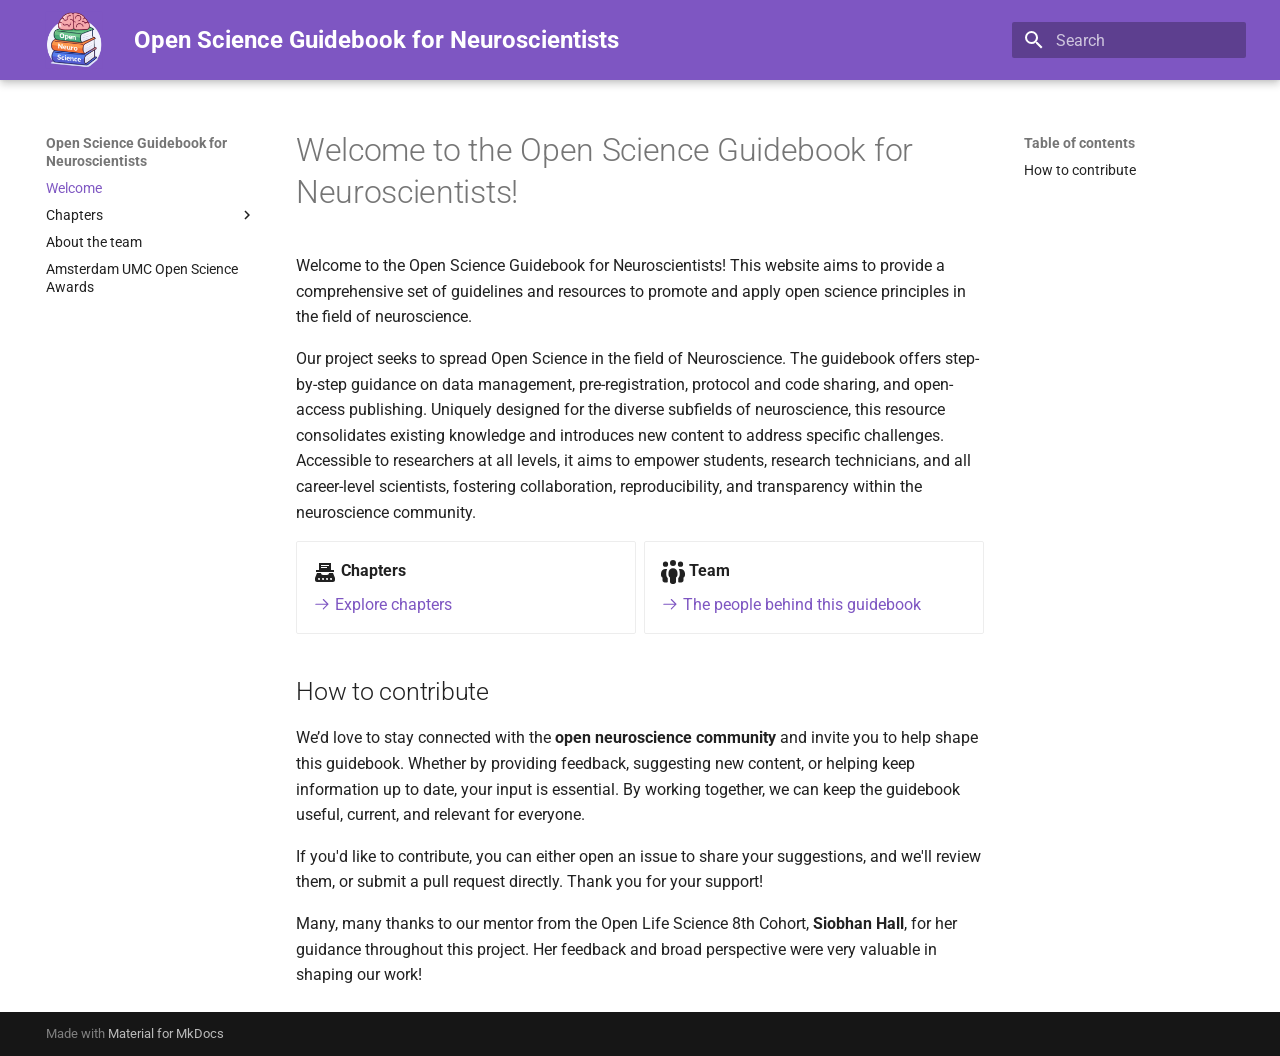
<file: index.html>
<!doctype html>
<html lang="en" class="no-js">
  <head>
    
      <meta charset="utf-8">
      <meta name="viewport" content="width=device-width,initial-scale=1">
      
      
      
      
      
        <link rel="next" href="tabs/1-introduction/">
      
      
        
      
      
      <link rel="icon" href="assets/logos/logo_OS_Guidebook.png">
      <meta name="generator" content="mkdocs-1.6.1, mkdocs-material-9.7.6">
    
    
      
        <title>Open Science Guidebook for Neuroscientists</title>
      
    
    
      <link rel="stylesheet" href="assets/stylesheets/main.484c7ddc.min.css">
      
        
        <link rel="stylesheet" href="assets/stylesheets/palette.ab4e12ef.min.css">
      
      


    
    
      
    
    
      
        
        
        <link rel="preconnect" href="https://fonts.gstatic.com" crossorigin>
        <link rel="stylesheet" href="https://fonts.googleapis.com/css?family=Roboto:300,300i,400,400i,700,700i%7CRoboto+Mono:400,400i,700,700i&display=fallback">
        <style>:root{--md-text-font:"Roboto";--md-code-font:"Roboto Mono"}</style>
      
    
    
      <link rel="stylesheet" href="stylesheets/extra.css">
    
    <script>__md_scope=new URL(".",location),__md_hash=e=>[...e].reduce(((e,_)=>(e<<5)-e+_.charCodeAt(0)),0),__md_get=(e,_=localStorage,t=__md_scope)=>JSON.parse(_.getItem(t.pathname+"."+e)),__md_set=(e,_,t=localStorage,a=__md_scope)=>{try{t.setItem(a.pathname+"."+e,JSON.stringify(_))}catch(e){}}</script>
    
      

    
    
  </head>
  
  
    
    
    
    
    
    <body dir="ltr" data-md-color-scheme="default" data-md-color-primary="deep-purple" data-md-color-accent="indigo">
  
    
    <input class="md-toggle" data-md-toggle="drawer" type="checkbox" id="__drawer" autocomplete="off">
    <input class="md-toggle" data-md-toggle="search" type="checkbox" id="__search" autocomplete="off">
    <label class="md-overlay" for="__drawer"></label>
    <div data-md-component="skip">
      
        
        <a href="#welcome-to-the-open-science-guidebook-for-neuroscientists" class="md-skip">
          Skip to content
        </a>
      
    </div>
    <div data-md-component="announce">
      
    </div>
    
    
      

  

<header class="md-header md-header--shadow" data-md-component="header">
  <nav class="md-header__inner md-grid" aria-label="Header">
    <a href="." title="Open Science Guidebook for Neuroscientists" class="md-header__button md-logo" aria-label="Open Science Guidebook for Neuroscientists" data-md-component="logo">
      
  <img src="assets/logos/logo_OS_Guidebook.png" alt="logo">

    </a>
    <label class="md-header__button md-icon" for="__drawer">
      
      <svg xmlns="http://www.w3.org/2000/svg" viewBox="0 0 24 24"><path d="M3 6h18v2H3zm0 5h18v2H3zm0 5h18v2H3z"/></svg>
    </label>
    <div class="md-header__title" data-md-component="header-title">
      <div class="md-header__ellipsis">
        <div class="md-header__topic">
          <span class="md-ellipsis">
            Open Science Guidebook for Neuroscientists
          </span>
        </div>
        <div class="md-header__topic" data-md-component="header-topic">
          <span class="md-ellipsis">
            
              Welcome
            
          </span>
        </div>
      </div>
    </div>
    
      
    
    
    
    
      
      
        <label class="md-header__button md-icon" for="__search">
          
          <svg xmlns="http://www.w3.org/2000/svg" viewBox="0 0 24 24"><path d="M9.5 3A6.5 6.5 0 0 1 16 9.5c0 1.61-.59 3.09-1.56 4.23l.27.27h.79l5 5-1.5 1.5-5-5v-.79l-.27-.27A6.52 6.52 0 0 1 9.5 16 6.5 6.5 0 0 1 3 9.5 6.5 6.5 0 0 1 9.5 3m0 2C7 5 5 7 5 9.5S7 14 9.5 14 14 12 14 9.5 12 5 9.5 5"/></svg>
        </label>
        <div class="md-search" data-md-component="search" role="dialog">
  <label class="md-search__overlay" for="__search"></label>
  <div class="md-search__inner" role="search">
    <form class="md-search__form" name="search">
      <input type="text" class="md-search__input" name="query" aria-label="Search" placeholder="Search" autocapitalize="off" autocorrect="off" autocomplete="off" spellcheck="false" data-md-component="search-query" required>
      <label class="md-search__icon md-icon" for="__search">
        
        <svg xmlns="http://www.w3.org/2000/svg" viewBox="0 0 24 24"><path d="M9.5 3A6.5 6.5 0 0 1 16 9.5c0 1.61-.59 3.09-1.56 4.23l.27.27h.79l5 5-1.5 1.5-5-5v-.79l-.27-.27A6.52 6.52 0 0 1 9.5 16 6.5 6.5 0 0 1 3 9.5 6.5 6.5 0 0 1 9.5 3m0 2C7 5 5 7 5 9.5S7 14 9.5 14 14 12 14 9.5 12 5 9.5 5"/></svg>
        
        <svg xmlns="http://www.w3.org/2000/svg" viewBox="0 0 24 24"><path d="M20 11v2H8l5.5 5.5-1.42 1.42L4.16 12l7.92-7.92L13.5 5.5 8 11z"/></svg>
      </label>
      <nav class="md-search__options" aria-label="Search">
        
        <button type="reset" class="md-search__icon md-icon" title="Clear" aria-label="Clear" tabindex="-1">
          
          <svg xmlns="http://www.w3.org/2000/svg" viewBox="0 0 24 24"><path d="M19 6.41 17.59 5 12 10.59 6.41 5 5 6.41 10.59 12 5 17.59 6.41 19 12 13.41 17.59 19 19 17.59 13.41 12z"/></svg>
        </button>
      </nav>
      
    </form>
    <div class="md-search__output">
      <div class="md-search__scrollwrap" tabindex="0" data-md-scrollfix>
        <div class="md-search-result" data-md-component="search-result">
          <div class="md-search-result__meta">
            Initializing search
          </div>
          <ol class="md-search-result__list" role="presentation"></ol>
        </div>
      </div>
    </div>
  </div>
</div>
      
    
    
  </nav>
  
</header>
    
    <div class="md-container" data-md-component="container">
      
      
        
          
        
      
      <main class="md-main" data-md-component="main">
        <div class="md-main__inner md-grid">
          
            
              
              <div class="md-sidebar md-sidebar--primary" data-md-component="sidebar" data-md-type="navigation" >
                <div class="md-sidebar__scrollwrap">
                  <div class="md-sidebar__inner">
                    



<nav class="md-nav md-nav--primary" aria-label="Navigation" data-md-level="0">
  <label class="md-nav__title" for="__drawer">
    <a href="." title="Open Science Guidebook for Neuroscientists" class="md-nav__button md-logo" aria-label="Open Science Guidebook for Neuroscientists" data-md-component="logo">
      
  <img src="assets/logos/logo_OS_Guidebook.png" alt="logo">

    </a>
    Open Science Guidebook for Neuroscientists
  </label>
  
  <ul class="md-nav__list" data-md-scrollfix>
    
      
      
  
  
    
  
  
  
    <li class="md-nav__item md-nav__item--active">
      
      <input class="md-nav__toggle md-toggle" type="checkbox" id="__toc">
      
      
        
      
      
        <label class="md-nav__link md-nav__link--active" for="__toc">
          
  
  
  <span class="md-ellipsis">
    
  
    Welcome
  

    
  </span>
  
  

          <span class="md-nav__icon md-icon"></span>
        </label>
      
      <a href="." class="md-nav__link md-nav__link--active">
        
  
  
  <span class="md-ellipsis">
    
  
    Welcome
  

    
  </span>
  
  

      </a>
      
        

<nav class="md-nav md-nav--secondary" aria-label="Table of contents">
  
  
  
    
  
  
    <label class="md-nav__title" for="__toc">
      <span class="md-nav__icon md-icon"></span>
      Table of contents
    </label>
    <ul class="md-nav__list" data-md-component="toc" data-md-scrollfix>
      
        <li class="md-nav__item">
  <a href="#how-to-contribute" class="md-nav__link">
    <span class="md-ellipsis">
      
        How to contribute
      
    </span>
  </a>
  
</li>
      
    </ul>
  
</nav>
      
    </li>
  

    
      
      
  
  
  
  
    
    
    
    
    
    <li class="md-nav__item md-nav__item--nested">
      
        
        
        <input class="md-nav__toggle md-toggle " type="checkbox" id="__nav_2" >
        
          
          <label class="md-nav__link" for="__nav_2" id="__nav_2_label" tabindex="0">
            
  
  
  <span class="md-ellipsis">
    
  
    Chapters
  

    
  </span>
  
  

            <span class="md-nav__icon md-icon"></span>
          </label>
        
        <nav class="md-nav" data-md-level="1" aria-labelledby="__nav_2_label" aria-expanded="false">
          <label class="md-nav__title" for="__nav_2">
            <span class="md-nav__icon md-icon"></span>
            
  
    Chapters
  

          </label>
          <ul class="md-nav__list" data-md-scrollfix>
            
              
                
  
  
  
  
    <li class="md-nav__item">
      <a href="tabs/1-introduction/" class="md-nav__link">
        
  
  
  <span class="md-ellipsis">
    
  
    1. Introduction
  

    
  </span>
  
  

      </a>
    </li>
  

              
            
              
                
  
  
  
  
    <li class="md-nav__item">
      <a href="tabs/2-preregistration_protocols/" class="md-nav__link">
        
  
  
  <span class="md-ellipsis">
    
  
    2. Preregistration & Protocols
  

    
  </span>
  
  

      </a>
    </li>
  

              
            
              
                
  
  
  
  
    <li class="md-nav__item">
      <a href="tabs/3-data_organisation/" class="md-nav__link">
        
  
  
  <span class="md-ellipsis">
    
  
    3. Data Organisation
  

    
  </span>
  
  

      </a>
    </li>
  

              
            
              
                
  
  
  
  
    <li class="md-nav__item">
      <a href="tabs/4-open_software_tools/" class="md-nav__link">
        
  
  
  <span class="md-ellipsis">
    
  
    4. Open Software & Tools
  

    
  </span>
  
  

      </a>
    </li>
  

              
            
              
                
  
  
  
  
    <li class="md-nav__item">
      <a href="tabs/5-publishing_preprints/" class="md-nav__link">
        
  
  
  <span class="md-ellipsis">
    
  
    5. Publishing & Preprints
  

    
  </span>
  
  

      </a>
    </li>
  

              
            
              
                
  
  
  
  
    <li class="md-nav__item">
      <a href="tabs/6-communication/" class="md-nav__link">
        
  
  
  <span class="md-ellipsis">
    
  
    6. Science Communication
  

    
  </span>
  
  

      </a>
    </li>
  

              
            
              
                
  
  
  
  
    <li class="md-nav__item">
      <a href="tabs/7-create_open_science_working_group/" class="md-nav__link">
        
  
  
  <span class="md-ellipsis">
    
  
    7. Set up Your Own Working Group
  

    
  </span>
  
  

      </a>
    </li>
  

              
            
              
                
  
  
  
  
    <li class="md-nav__item">
      <a href="tabs/8-recognition_reward/" class="md-nav__link">
        
  
  
  <span class="md-ellipsis">
    
  
    8. Recognition & Reward
  

    
  </span>
  
  

      </a>
    </li>
  

              
            
          </ul>
        </nav>
      
    </li>
  

    
      
      
  
  
  
  
    <li class="md-nav__item">
      <a href="working_group/core_team/" class="md-nav__link">
        
  
  
  <span class="md-ellipsis">
    
  
    About the team
  

    
  </span>
  
  

      </a>
    </li>
  

    
      
      
  
  
  
  
    <li class="md-nav__item">
      <a href="awards/aumc_awards/" class="md-nav__link">
        
  
  
  <span class="md-ellipsis">
    
  
    Amsterdam UMC Open Science Awards
  

    
  </span>
  
  

      </a>
    </li>
  

    
  </ul>
</nav>
                  </div>
                </div>
              </div>
            
            
              
              <div class="md-sidebar md-sidebar--secondary" data-md-component="sidebar" data-md-type="toc" >
                <div class="md-sidebar__scrollwrap">
                  <div class="md-sidebar__inner">
                    

<nav class="md-nav md-nav--secondary" aria-label="Table of contents">
  
  
  
    
  
  
    <label class="md-nav__title" for="__toc">
      <span class="md-nav__icon md-icon"></span>
      Table of contents
    </label>
    <ul class="md-nav__list" data-md-component="toc" data-md-scrollfix>
      
        <li class="md-nav__item">
  <a href="#how-to-contribute" class="md-nav__link">
    <span class="md-ellipsis">
      
        How to contribute
      
    </span>
  </a>
  
</li>
      
    </ul>
  
</nav>
                  </div>
                </div>
              </div>
            
          
          
            <div class="md-content" data-md-component="content">
              
              <article class="md-content__inner md-typeset">
                
                  



<h1 id="welcome-to-the-open-science-guidebook-for-neuroscientists">Welcome to the Open Science Guidebook for Neuroscientists!</h1>
<p>Welcome to the Open Science Guidebook for Neuroscientists! This website aims to provide a comprehensive set of guidelines and resources to promote and apply open science principles in the field of neuroscience.</p>
<p>Our project seeks to spread Open Science in the field of Neuroscience. The guidebook offers step-by-step guidance on data management, pre-registration, protocol and code sharing, and open-access publishing. Uniquely designed for the diverse subfields of neuroscience, this resource consolidates existing knowledge and introduces new content to address specific challenges. Accessible to researchers at all levels, it aims to empower students, research technicians, and all career-level scientists, fostering collaboration, reproducibility, and transparency within the neuroscience community.</p>
<div class="grid cards">
<ul>
<li>
<p><span class="twemoji lg middle"><svg xmlns="http://www.w3.org/2000/svg" viewBox="0 0 24 24"><path d="M20 13h-4c0 1.1-.9 2-2 2h-4c-1.1 0-2-.9-2-2H4l-2 5v2c0 1.1.9 2 2 2h16c1.1 0 2-.9 2-2v-2M6 20c-.89 0-1.34-1.08-.71-1.71S7 18.11 7 19c0 .55-.45 1-1 1m4 0c-.89 0-1.34-1.08-.71-1.71S11 18.11 11 19c0 .55-.45 1-1 1m4 0c-.89 0-1.34-1.08-.71-1.71S15 18.11 15 19c0 .55-.45 1-1 1m4 0c-.89 0-1.34-1.08-.71-1.71S19 18.11 19 19c0 .55-.45 1-1 1m0-10V3H6v7H3v2h18v-2M8 5h8v1H8m0 1h6v1H8"/></svg></span> <strong>Chapters</strong></p>
<p><a href="tabs/all_chapters/"><span class="twemoji"><svg xmlns="http://www.w3.org/2000/svg" viewBox="0 0 24 24"><path d="M13.22 19.03a.75.75 0 0 1 0-1.06L18.19 13H3.75a.75.75 0 0 1 0-1.5h14.44l-4.97-4.97a.749.749 0 0 1 .326-1.275.75.75 0 0 1 .734.215l6.25 6.25a.75.75 0 0 1 0 1.06l-6.25 6.25a.75.75 0 0 1-1.06 0"/></svg></span> Explore chapters</a></p>
</li>
<li>
<p><span class="twemoji lg middle"><svg xmlns="http://www.w3.org/2000/svg" viewBox="0 0 512 512"><!--! Font Awesome Free 7.1.0 by @fontawesome - https://fontawesome.com License - https://fontawesome.com/license/free (Icons: CC BY 4.0, Fonts: SIL OFL 1.1, Code: MIT License) Copyright 2025 Fonticons, Inc.--><path d="M256 0a64 64 0 1 1 0 128 64 64 0 1 1 0-128m96 312c0 25-12.7 47-32 59.9V464c0 26.5-21.5 48-48 48h-32c-26.5 0-48-21.5-48-48v-92.1C172.7 359 160 337 160 312v-40c0-53 43-96 96-96s96 43 96 96zM96 32a56 56 0 1 1 0 112 56 56 0 1 1 0-112m16 240v32c0 32.5 12.1 62.1 32 84.7V464c0 1.2 0 2.5.1 3.7-8.5 7.6-19.7 12.3-32.1 12.3H80c-26.5 0-48-21.5-48-48v-56.6c-19.1-11-32-31.7-32-55.4v-32c0-53 43-96 96-96 12.7 0 24.8 2.5 35.9 6.9-12.6 21.4-19.9 46.4-19.9 73.1m256 192v-75.3c19.9-22.5 32-52.2 32-84.7v-32c0-26.7-7.3-51.6-19.9-73.1 11.1-4.5 23.2-6.9 35.9-6.9 53 0 96 43 96 96v32c0 23.7-12.9 44.4-32 55.4V432c0 26.5-21.5 48-48 48h-32c-12.3 0-23.6-4.6-32.1-12.3 0-1.2.1-2.5.1-3.7m48-432a56 56 0 1 1 0 112 56 56 0 1 1 0-112"/></svg></span> <strong>Team</strong></p>
<p><a href="working_group/core_team/"><span class="twemoji"><svg xmlns="http://www.w3.org/2000/svg" viewBox="0 0 24 24"><path d="M13.22 19.03a.75.75 0 0 1 0-1.06L18.19 13H3.75a.75.75 0 0 1 0-1.5h14.44l-4.97-4.97a.749.749 0 0 1 .326-1.275.75.75 0 0 1 .734.215l6.25 6.25a.75.75 0 0 1 0 1.06l-6.25 6.25a.75.75 0 0 1-1.06 0"/></svg></span> The people behind this guidebook</a></p>
</li>
</ul>
</div>
<h2 id="how-to-contribute">How to contribute</h2>
<p>We’d love to stay connected with the <strong>open neuroscience community</strong> and invite you to help shape this guidebook. Whether by providing feedback, suggesting new content, or helping keep information up to date, your input is essential. By working together, we can keep the guidebook useful, current, and relevant for everyone.</p>
<p>If you'd like to contribute, you can either open an issue to share your suggestions, and we'll review them, or submit a pull request directly. Thank you for your support! </p>
<p>Many, many thanks to our mentor from the Open Life Science 8th Cohort, <strong>Siobhan Hall</strong>, for her guidance throughout this project. Her feedback and broad perspective were very valuable in shaping our work!</p>












                
              </article>
            </div>
          
          
<script>var target=document.getElementById(location.hash.slice(1));target&&target.name&&(target.checked=target.name.startsWith("__tabbed_"))</script>
        </div>
        
      </main>
      
        <footer class="md-footer">
  
  <div class="md-footer-meta md-typeset">
    <div class="md-footer-meta__inner md-grid">
      <div class="md-copyright">
  
  
    Made with
    <a href="https://squidfunk.github.io/mkdocs-material/" target="_blank" rel="noopener">
      Material for MkDocs
    </a>
  
</div>
      
    </div>
  </div>
</footer>
      
    </div>
    <div class="md-dialog" data-md-component="dialog">
      <div class="md-dialog__inner md-typeset"></div>
    </div>
    
    
    
      
      
      <script id="__config" type="application/json">{"annotate": null, "base": ".", "features": [], "search": "assets/javascripts/workers/search.2c215733.min.js", "tags": null, "translations": {"clipboard.copied": "Copied to clipboard", "clipboard.copy": "Copy to clipboard", "search.result.more.one": "1 more on this page", "search.result.more.other": "# more on this page", "search.result.none": "No matching documents", "search.result.one": "1 matching document", "search.result.other": "# matching documents", "search.result.placeholder": "Type to start searching", "search.result.term.missing": "Missing", "select.version": "Select version"}, "version": null}</script>
    
    
      <script src="assets/javascripts/bundle.79ae519e.min.js"></script>
      
    
  </body>
</html>
</file>
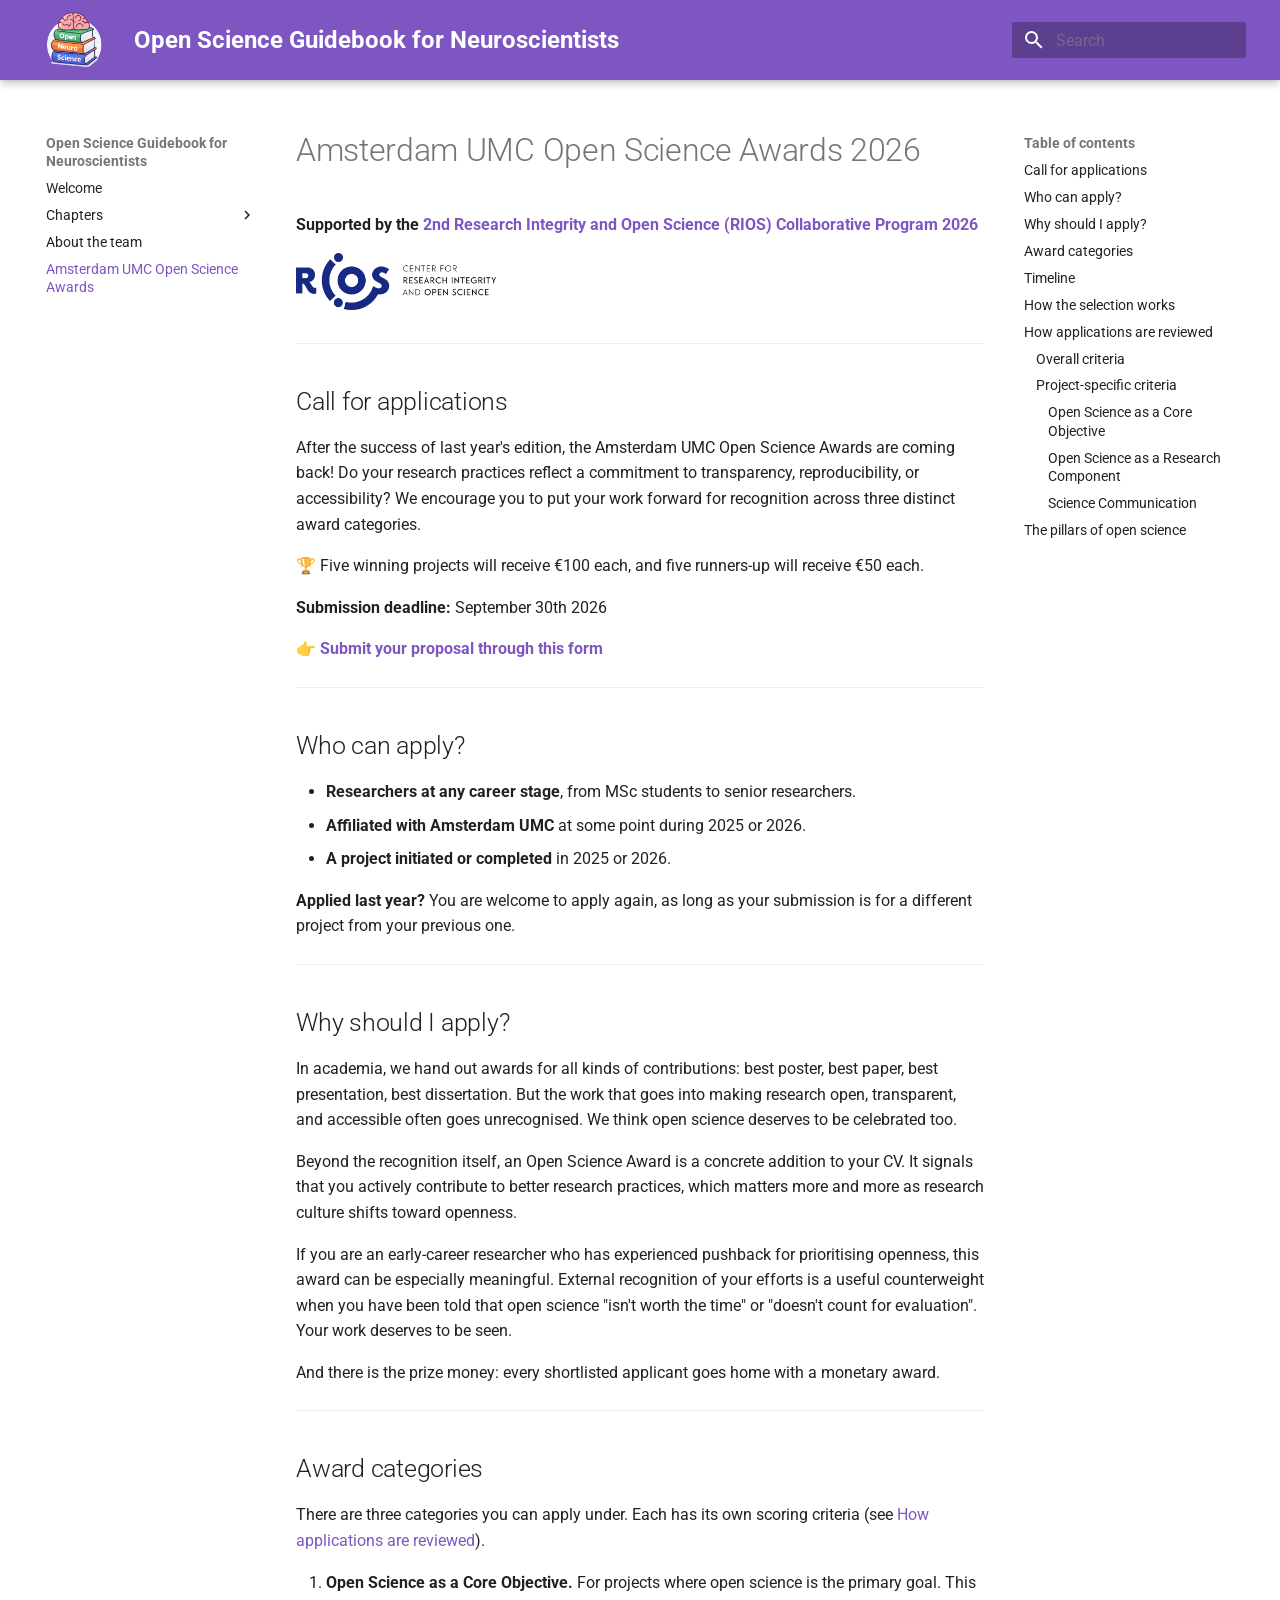
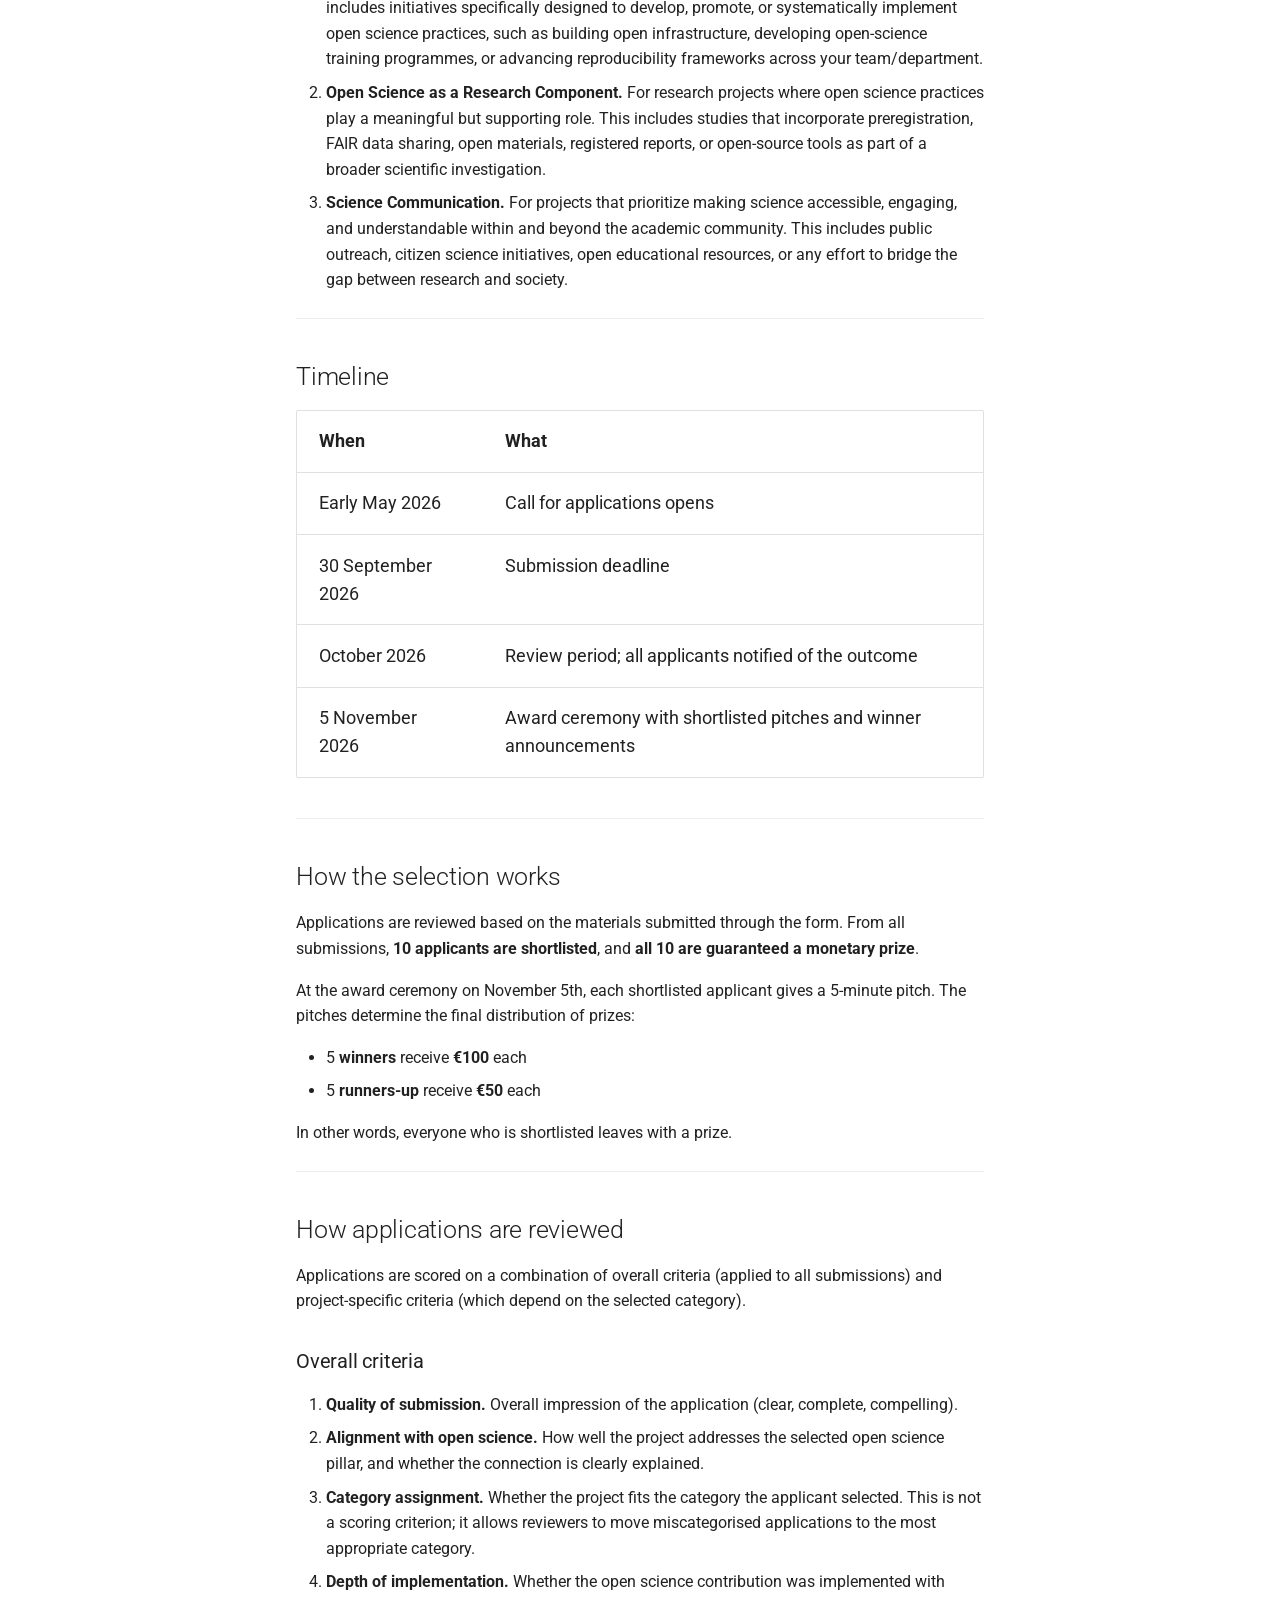
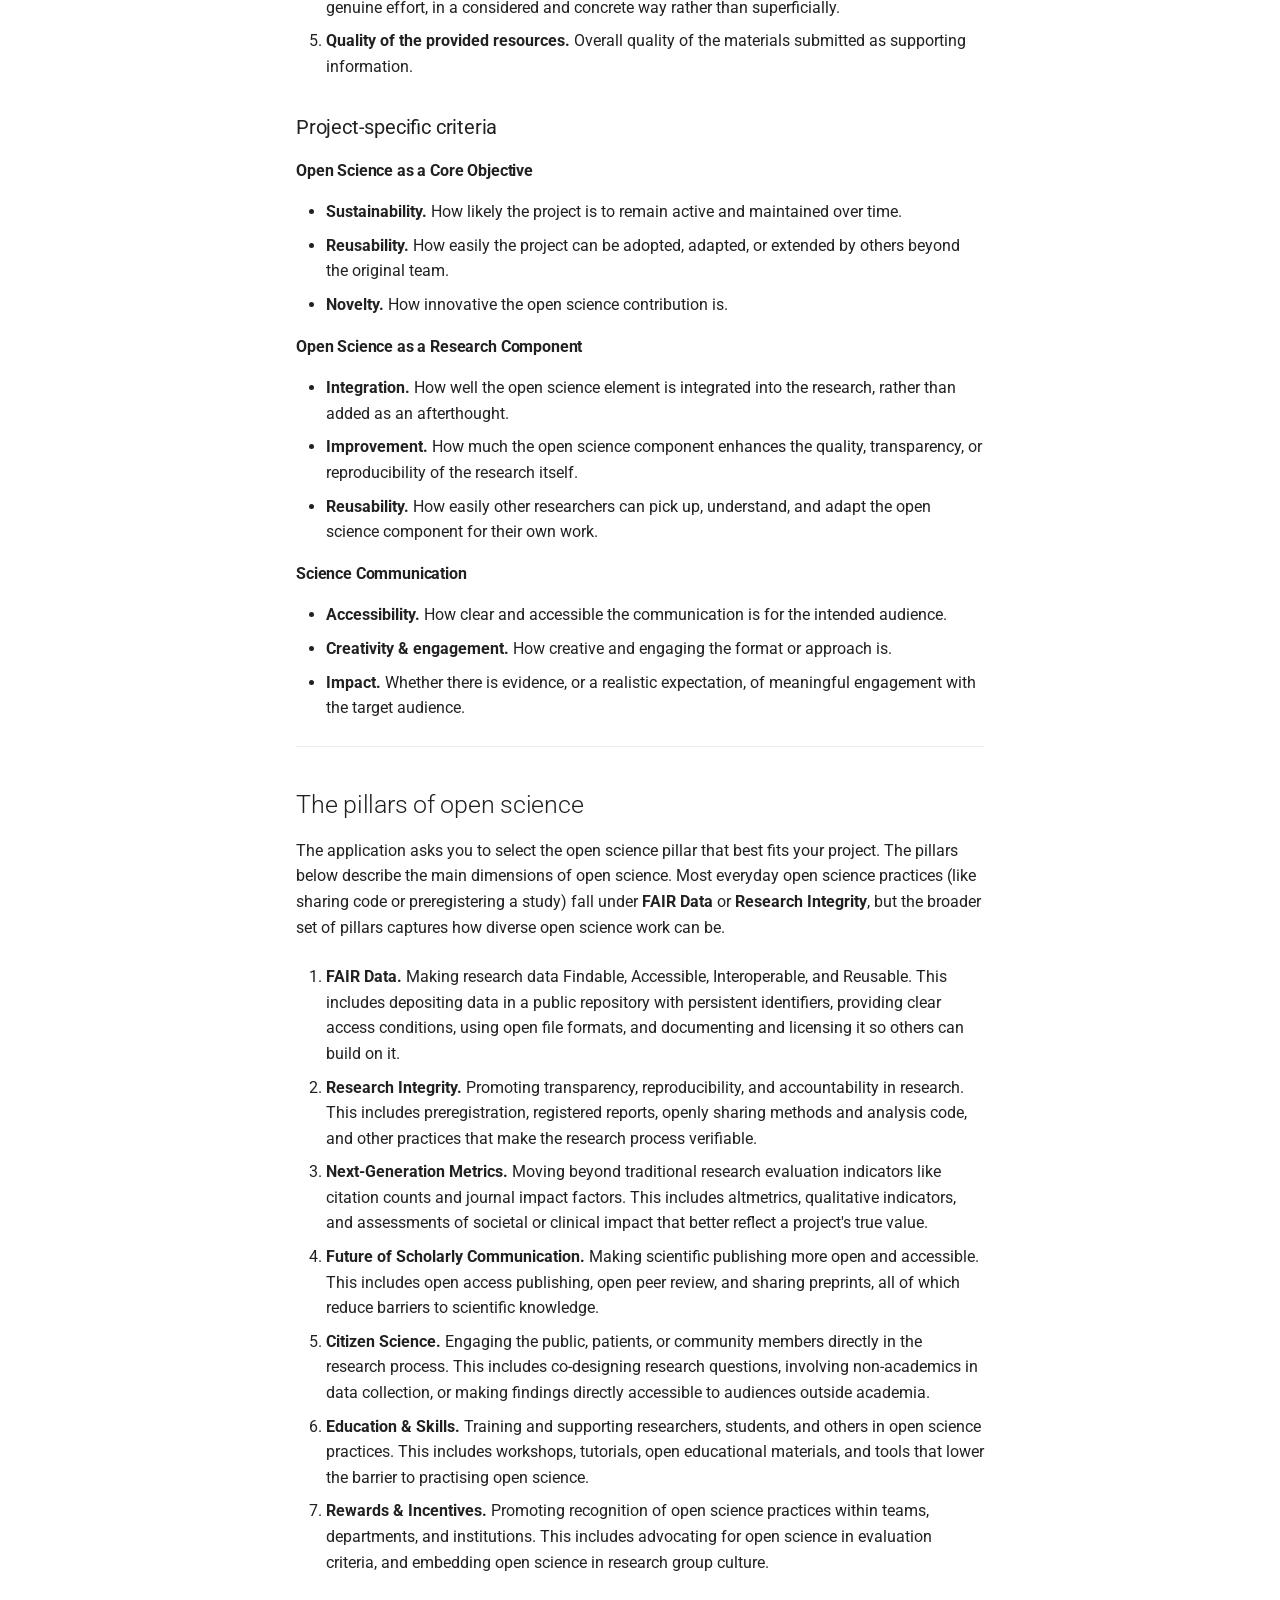
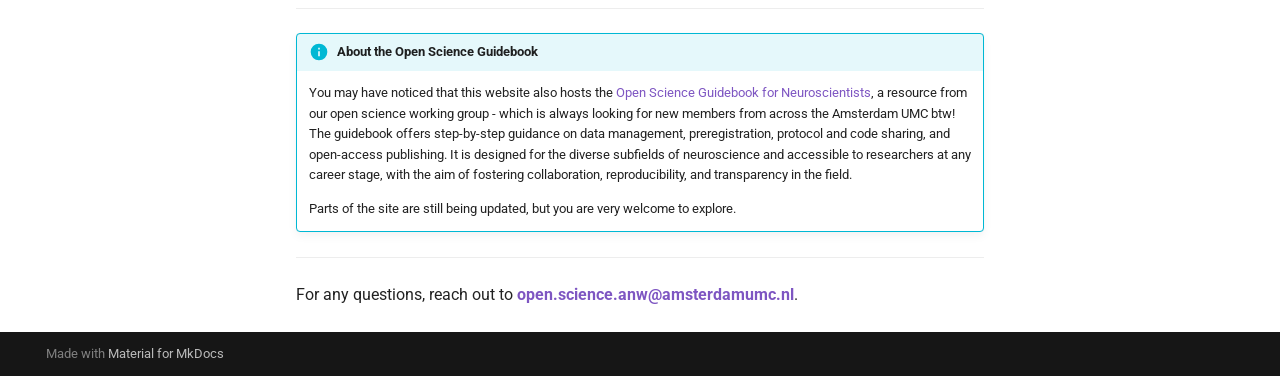
<file: awards/aumc_awards/index.html>
<!doctype html>
<html lang="en" class="no-js">
  <head>
    
      <meta charset="utf-8">
      <meta name="viewport" content="width=device-width,initial-scale=1">
      
      
      
      
        <link rel="prev" href="../../working_group/core_team/">
      
      
      
        
      
      
      <link rel="icon" href="../../assets/logos/logo_OS_Guidebook.png">
      <meta name="generator" content="mkdocs-1.6.1, mkdocs-material-9.7.6">
    
    
      
        <title>Amsterdam UMC Open Science Awards - Open Science Guidebook for Neuroscientists</title>
      
    
    
      <link rel="stylesheet" href="../../assets/stylesheets/main.484c7ddc.min.css">
      
        
        <link rel="stylesheet" href="../../assets/stylesheets/palette.ab4e12ef.min.css">
      
      


    
    
      
    
    
      
        
        
        <link rel="preconnect" href="https://fonts.gstatic.com" crossorigin>
        <link rel="stylesheet" href="https://fonts.googleapis.com/css?family=Roboto:300,300i,400,400i,700,700i%7CRoboto+Mono:400,400i,700,700i&display=fallback">
        <style>:root{--md-text-font:"Roboto";--md-code-font:"Roboto Mono"}</style>
      
    
    
      <link rel="stylesheet" href="../../stylesheets/extra.css">
    
    <script>__md_scope=new URL("../..",location),__md_hash=e=>[...e].reduce(((e,_)=>(e<<5)-e+_.charCodeAt(0)),0),__md_get=(e,_=localStorage,t=__md_scope)=>JSON.parse(_.getItem(t.pathname+"."+e)),__md_set=(e,_,t=localStorage,a=__md_scope)=>{try{t.setItem(a.pathname+"."+e,JSON.stringify(_))}catch(e){}}</script>
    
      

    
    
  </head>
  
  
    
    
    
    
    
    <body dir="ltr" data-md-color-scheme="default" data-md-color-primary="deep-purple" data-md-color-accent="indigo">
  
    
    <input class="md-toggle" data-md-toggle="drawer" type="checkbox" id="__drawer" autocomplete="off">
    <input class="md-toggle" data-md-toggle="search" type="checkbox" id="__search" autocomplete="off">
    <label class="md-overlay" for="__drawer"></label>
    <div data-md-component="skip">
      
        
        <a href="#amsterdam-umc-open-science-awards-2026" class="md-skip">
          Skip to content
        </a>
      
    </div>
    <div data-md-component="announce">
      
    </div>
    
    
      

  

<header class="md-header md-header--shadow" data-md-component="header">
  <nav class="md-header__inner md-grid" aria-label="Header">
    <a href="../.." title="Open Science Guidebook for Neuroscientists" class="md-header__button md-logo" aria-label="Open Science Guidebook for Neuroscientists" data-md-component="logo">
      
  <img src="../../assets/logos/logo_OS_Guidebook.png" alt="logo">

    </a>
    <label class="md-header__button md-icon" for="__drawer">
      
      <svg xmlns="http://www.w3.org/2000/svg" viewBox="0 0 24 24"><path d="M3 6h18v2H3zm0 5h18v2H3zm0 5h18v2H3z"/></svg>
    </label>
    <div class="md-header__title" data-md-component="header-title">
      <div class="md-header__ellipsis">
        <div class="md-header__topic">
          <span class="md-ellipsis">
            Open Science Guidebook for Neuroscientists
          </span>
        </div>
        <div class="md-header__topic" data-md-component="header-topic">
          <span class="md-ellipsis">
            
              Amsterdam UMC Open Science Awards
            
          </span>
        </div>
      </div>
    </div>
    
      
    
    
    
    
      
      
        <label class="md-header__button md-icon" for="__search">
          
          <svg xmlns="http://www.w3.org/2000/svg" viewBox="0 0 24 24"><path d="M9.5 3A6.5 6.5 0 0 1 16 9.5c0 1.61-.59 3.09-1.56 4.23l.27.27h.79l5 5-1.5 1.5-5-5v-.79l-.27-.27A6.52 6.52 0 0 1 9.5 16 6.5 6.5 0 0 1 3 9.5 6.5 6.5 0 0 1 9.5 3m0 2C7 5 5 7 5 9.5S7 14 9.5 14 14 12 14 9.5 12 5 9.5 5"/></svg>
        </label>
        <div class="md-search" data-md-component="search" role="dialog">
  <label class="md-search__overlay" for="__search"></label>
  <div class="md-search__inner" role="search">
    <form class="md-search__form" name="search">
      <input type="text" class="md-search__input" name="query" aria-label="Search" placeholder="Search" autocapitalize="off" autocorrect="off" autocomplete="off" spellcheck="false" data-md-component="search-query" required>
      <label class="md-search__icon md-icon" for="__search">
        
        <svg xmlns="http://www.w3.org/2000/svg" viewBox="0 0 24 24"><path d="M9.5 3A6.5 6.5 0 0 1 16 9.5c0 1.61-.59 3.09-1.56 4.23l.27.27h.79l5 5-1.5 1.5-5-5v-.79l-.27-.27A6.52 6.52 0 0 1 9.5 16 6.5 6.5 0 0 1 3 9.5 6.5 6.5 0 0 1 9.5 3m0 2C7 5 5 7 5 9.5S7 14 9.5 14 14 12 14 9.5 12 5 9.5 5"/></svg>
        
        <svg xmlns="http://www.w3.org/2000/svg" viewBox="0 0 24 24"><path d="M20 11v2H8l5.5 5.5-1.42 1.42L4.16 12l7.92-7.92L13.5 5.5 8 11z"/></svg>
      </label>
      <nav class="md-search__options" aria-label="Search">
        
        <button type="reset" class="md-search__icon md-icon" title="Clear" aria-label="Clear" tabindex="-1">
          
          <svg xmlns="http://www.w3.org/2000/svg" viewBox="0 0 24 24"><path d="M19 6.41 17.59 5 12 10.59 6.41 5 5 6.41 10.59 12 5 17.59 6.41 19 12 13.41 17.59 19 19 17.59 13.41 12z"/></svg>
        </button>
      </nav>
      
    </form>
    <div class="md-search__output">
      <div class="md-search__scrollwrap" tabindex="0" data-md-scrollfix>
        <div class="md-search-result" data-md-component="search-result">
          <div class="md-search-result__meta">
            Initializing search
          </div>
          <ol class="md-search-result__list" role="presentation"></ol>
        </div>
      </div>
    </div>
  </div>
</div>
      
    
    
  </nav>
  
</header>
    
    <div class="md-container" data-md-component="container">
      
      
        
          
        
      
      <main class="md-main" data-md-component="main">
        <div class="md-main__inner md-grid">
          
            
              
              <div class="md-sidebar md-sidebar--primary" data-md-component="sidebar" data-md-type="navigation" >
                <div class="md-sidebar__scrollwrap">
                  <div class="md-sidebar__inner">
                    



<nav class="md-nav md-nav--primary" aria-label="Navigation" data-md-level="0">
  <label class="md-nav__title" for="__drawer">
    <a href="../.." title="Open Science Guidebook for Neuroscientists" class="md-nav__button md-logo" aria-label="Open Science Guidebook for Neuroscientists" data-md-component="logo">
      
  <img src="../../assets/logos/logo_OS_Guidebook.png" alt="logo">

    </a>
    Open Science Guidebook for Neuroscientists
  </label>
  
  <ul class="md-nav__list" data-md-scrollfix>
    
      
      
  
  
  
  
    <li class="md-nav__item">
      <a href="../.." class="md-nav__link">
        
  
  
  <span class="md-ellipsis">
    
  
    Welcome
  

    
  </span>
  
  

      </a>
    </li>
  

    
      
      
  
  
  
  
    
    
    
    
    
    <li class="md-nav__item md-nav__item--nested">
      
        
        
        <input class="md-nav__toggle md-toggle " type="checkbox" id="__nav_2" >
        
          
          <label class="md-nav__link" for="__nav_2" id="__nav_2_label" tabindex="0">
            
  
  
  <span class="md-ellipsis">
    
  
    Chapters
  

    
  </span>
  
  

            <span class="md-nav__icon md-icon"></span>
          </label>
        
        <nav class="md-nav" data-md-level="1" aria-labelledby="__nav_2_label" aria-expanded="false">
          <label class="md-nav__title" for="__nav_2">
            <span class="md-nav__icon md-icon"></span>
            
  
    Chapters
  

          </label>
          <ul class="md-nav__list" data-md-scrollfix>
            
              
                
  
  
  
  
    <li class="md-nav__item">
      <a href="../../tabs/1-introduction/" class="md-nav__link">
        
  
  
  <span class="md-ellipsis">
    
  
    1. Introduction
  

    
  </span>
  
  

      </a>
    </li>
  

              
            
              
                
  
  
  
  
    <li class="md-nav__item">
      <a href="../../tabs/2-preregistration_protocols/" class="md-nav__link">
        
  
  
  <span class="md-ellipsis">
    
  
    2. Preregistration & Protocols
  

    
  </span>
  
  

      </a>
    </li>
  

              
            
              
                
  
  
  
  
    <li class="md-nav__item">
      <a href="../../tabs/3-data_organisation/" class="md-nav__link">
        
  
  
  <span class="md-ellipsis">
    
  
    3. Data Organisation
  

    
  </span>
  
  

      </a>
    </li>
  

              
            
              
                
  
  
  
  
    <li class="md-nav__item">
      <a href="../../tabs/4-open_software_tools/" class="md-nav__link">
        
  
  
  <span class="md-ellipsis">
    
  
    4. Open Software & Tools
  

    
  </span>
  
  

      </a>
    </li>
  

              
            
              
                
  
  
  
  
    <li class="md-nav__item">
      <a href="../../tabs/5-publishing_preprints/" class="md-nav__link">
        
  
  
  <span class="md-ellipsis">
    
  
    5. Publishing & Preprints
  

    
  </span>
  
  

      </a>
    </li>
  

              
            
              
                
  
  
  
  
    <li class="md-nav__item">
      <a href="../../tabs/6-communication/" class="md-nav__link">
        
  
  
  <span class="md-ellipsis">
    
  
    6. Science Communication
  

    
  </span>
  
  

      </a>
    </li>
  

              
            
              
                
  
  
  
  
    <li class="md-nav__item">
      <a href="../../tabs/7-create_open_science_working_group/" class="md-nav__link">
        
  
  
  <span class="md-ellipsis">
    
  
    7. Set up Your Own Working Group
  

    
  </span>
  
  

      </a>
    </li>
  

              
            
              
                
  
  
  
  
    <li class="md-nav__item">
      <a href="../../tabs/8-recognition_reward/" class="md-nav__link">
        
  
  
  <span class="md-ellipsis">
    
  
    8. Recognition & Reward
  

    
  </span>
  
  

      </a>
    </li>
  

              
            
          </ul>
        </nav>
      
    </li>
  

    
      
      
  
  
  
  
    <li class="md-nav__item">
      <a href="../../working_group/core_team/" class="md-nav__link">
        
  
  
  <span class="md-ellipsis">
    
  
    About the team
  

    
  </span>
  
  

      </a>
    </li>
  

    
      
      
  
  
    
  
  
  
    <li class="md-nav__item md-nav__item--active">
      
      <input class="md-nav__toggle md-toggle" type="checkbox" id="__toc">
      
      
        
      
      
        <label class="md-nav__link md-nav__link--active" for="__toc">
          
  
  
  <span class="md-ellipsis">
    
  
    Amsterdam UMC Open Science Awards
  

    
  </span>
  
  

          <span class="md-nav__icon md-icon"></span>
        </label>
      
      <a href="./" class="md-nav__link md-nav__link--active">
        
  
  
  <span class="md-ellipsis">
    
  
    Amsterdam UMC Open Science Awards
  

    
  </span>
  
  

      </a>
      
        

<nav class="md-nav md-nav--secondary" aria-label="Table of contents">
  
  
  
    
  
  
    <label class="md-nav__title" for="__toc">
      <span class="md-nav__icon md-icon"></span>
      Table of contents
    </label>
    <ul class="md-nav__list" data-md-component="toc" data-md-scrollfix>
      
        <li class="md-nav__item">
  <a href="#call-for-applications" class="md-nav__link">
    <span class="md-ellipsis">
      
        Call for applications
      
    </span>
  </a>
  
</li>
      
        <li class="md-nav__item">
  <a href="#who-can-apply" class="md-nav__link">
    <span class="md-ellipsis">
      
        Who can apply?
      
    </span>
  </a>
  
</li>
      
        <li class="md-nav__item">
  <a href="#why-should-i-apply" class="md-nav__link">
    <span class="md-ellipsis">
      
        Why should I apply?
      
    </span>
  </a>
  
</li>
      
        <li class="md-nav__item">
  <a href="#award-categories" class="md-nav__link">
    <span class="md-ellipsis">
      
        Award categories
      
    </span>
  </a>
  
</li>
      
        <li class="md-nav__item">
  <a href="#timeline" class="md-nav__link">
    <span class="md-ellipsis">
      
        Timeline
      
    </span>
  </a>
  
</li>
      
        <li class="md-nav__item">
  <a href="#how-the-selection-works" class="md-nav__link">
    <span class="md-ellipsis">
      
        How the selection works
      
    </span>
  </a>
  
</li>
      
        <li class="md-nav__item">
  <a href="#how-applications-are-reviewed" class="md-nav__link">
    <span class="md-ellipsis">
      
        How applications are reviewed
      
    </span>
  </a>
  
    <nav class="md-nav" aria-label="How applications are reviewed">
      <ul class="md-nav__list">
        
          <li class="md-nav__item">
  <a href="#overall-criteria" class="md-nav__link">
    <span class="md-ellipsis">
      
        Overall criteria
      
    </span>
  </a>
  
</li>
        
          <li class="md-nav__item">
  <a href="#project-specific-criteria" class="md-nav__link">
    <span class="md-ellipsis">
      
        Project-specific criteria
      
    </span>
  </a>
  
    <nav class="md-nav" aria-label="Project-specific criteria">
      <ul class="md-nav__list">
        
          <li class="md-nav__item">
  <a href="#open-science-as-a-core-objective" class="md-nav__link">
    <span class="md-ellipsis">
      
        Open Science as a Core Objective
      
    </span>
  </a>
  
</li>
        
          <li class="md-nav__item">
  <a href="#open-science-as-a-research-component" class="md-nav__link">
    <span class="md-ellipsis">
      
        Open Science as a Research Component
      
    </span>
  </a>
  
</li>
        
          <li class="md-nav__item">
  <a href="#science-communication" class="md-nav__link">
    <span class="md-ellipsis">
      
        Science Communication
      
    </span>
  </a>
  
</li>
        
      </ul>
    </nav>
  
</li>
        
      </ul>
    </nav>
  
</li>
      
        <li class="md-nav__item">
  <a href="#the-pillars-of-open-science" class="md-nav__link">
    <span class="md-ellipsis">
      
        The pillars of open science
      
    </span>
  </a>
  
</li>
      
    </ul>
  
</nav>
      
    </li>
  

    
  </ul>
</nav>
                  </div>
                </div>
              </div>
            
            
              
              <div class="md-sidebar md-sidebar--secondary" data-md-component="sidebar" data-md-type="toc" >
                <div class="md-sidebar__scrollwrap">
                  <div class="md-sidebar__inner">
                    

<nav class="md-nav md-nav--secondary" aria-label="Table of contents">
  
  
  
    
  
  
    <label class="md-nav__title" for="__toc">
      <span class="md-nav__icon md-icon"></span>
      Table of contents
    </label>
    <ul class="md-nav__list" data-md-component="toc" data-md-scrollfix>
      
        <li class="md-nav__item">
  <a href="#call-for-applications" class="md-nav__link">
    <span class="md-ellipsis">
      
        Call for applications
      
    </span>
  </a>
  
</li>
      
        <li class="md-nav__item">
  <a href="#who-can-apply" class="md-nav__link">
    <span class="md-ellipsis">
      
        Who can apply?
      
    </span>
  </a>
  
</li>
      
        <li class="md-nav__item">
  <a href="#why-should-i-apply" class="md-nav__link">
    <span class="md-ellipsis">
      
        Why should I apply?
      
    </span>
  </a>
  
</li>
      
        <li class="md-nav__item">
  <a href="#award-categories" class="md-nav__link">
    <span class="md-ellipsis">
      
        Award categories
      
    </span>
  </a>
  
</li>
      
        <li class="md-nav__item">
  <a href="#timeline" class="md-nav__link">
    <span class="md-ellipsis">
      
        Timeline
      
    </span>
  </a>
  
</li>
      
        <li class="md-nav__item">
  <a href="#how-the-selection-works" class="md-nav__link">
    <span class="md-ellipsis">
      
        How the selection works
      
    </span>
  </a>
  
</li>
      
        <li class="md-nav__item">
  <a href="#how-applications-are-reviewed" class="md-nav__link">
    <span class="md-ellipsis">
      
        How applications are reviewed
      
    </span>
  </a>
  
    <nav class="md-nav" aria-label="How applications are reviewed">
      <ul class="md-nav__list">
        
          <li class="md-nav__item">
  <a href="#overall-criteria" class="md-nav__link">
    <span class="md-ellipsis">
      
        Overall criteria
      
    </span>
  </a>
  
</li>
        
          <li class="md-nav__item">
  <a href="#project-specific-criteria" class="md-nav__link">
    <span class="md-ellipsis">
      
        Project-specific criteria
      
    </span>
  </a>
  
    <nav class="md-nav" aria-label="Project-specific criteria">
      <ul class="md-nav__list">
        
          <li class="md-nav__item">
  <a href="#open-science-as-a-core-objective" class="md-nav__link">
    <span class="md-ellipsis">
      
        Open Science as a Core Objective
      
    </span>
  </a>
  
</li>
        
          <li class="md-nav__item">
  <a href="#open-science-as-a-research-component" class="md-nav__link">
    <span class="md-ellipsis">
      
        Open Science as a Research Component
      
    </span>
  </a>
  
</li>
        
          <li class="md-nav__item">
  <a href="#science-communication" class="md-nav__link">
    <span class="md-ellipsis">
      
        Science Communication
      
    </span>
  </a>
  
</li>
        
      </ul>
    </nav>
  
</li>
        
      </ul>
    </nav>
  
</li>
      
        <li class="md-nav__item">
  <a href="#the-pillars-of-open-science" class="md-nav__link">
    <span class="md-ellipsis">
      
        The pillars of open science
      
    </span>
  </a>
  
</li>
      
    </ul>
  
</nav>
                  </div>
                </div>
              </div>
            
          
          
            <div class="md-content" data-md-component="content">
              
              <article class="md-content__inner md-typeset">
                
                  



<h1 id="amsterdam-umc-open-science-awards-2026">Amsterdam UMC Open Science Awards 2026</h1>
<p><strong>Supported by the <a href="https://rios-vu.nl/">2nd Research Integrity and Open Science (RIOS) Collaborative Program 2026</a></strong></p>
<p><a href="https://rios-vu.nl/"><img alt="RIOS Logo" src="../../assets/logos/RIOS_logo.png" width="200" /></a></p>
<hr />
<h2 id="call-for-applications">Call for applications</h2>
<p>After the success of last year's edition, the Amsterdam UMC Open Science Awards are coming back! Do your research practices reflect a commitment to transparency, reproducibility, or accessibility? We encourage you to put your work forward for recognition across three distinct award categories.</p>
<p>🏆 Five winning projects will receive €100 each, and five runners-up will receive €50 each.</p>
<p><strong>Submission deadline:</strong> September 30th 2026</p>
<p><strong>👉 <a href="https://forms.gle/CoAgDU4dFqM15e968">Submit your proposal through this form</a></strong></p>
<hr />
<h2 id="who-can-apply">Who can apply?</h2>
<ul>
<li><strong>Researchers at any career stage</strong>, from MSc students to senior researchers.</li>
<li><strong>Affiliated with Amsterdam UMC</strong> at some point during 2025 or 2026.</li>
<li><strong>A project initiated or completed</strong> in 2025 or 2026.</li>
</ul>
<p><strong>Applied last year?</strong> You are welcome to apply again, as long as your submission is for a different project from your previous one.</p>
<hr />
<h2 id="why-should-i-apply">Why should I apply?</h2>
<p>In academia, we hand out awards for all kinds of contributions: best poster, best paper, best presentation, best dissertation. But the work that goes into making research open, transparent, and accessible often goes unrecognised. We think open science deserves to be celebrated too.</p>
<p>Beyond the recognition itself, an Open Science Award is a concrete addition to your CV. It signals that you actively contribute to better research practices, which matters more and more as research culture shifts toward openness.</p>
<p>If you are an early-career researcher who has experienced pushback for prioritising openness, this award can be especially meaningful. External recognition of your efforts is a useful counterweight when you have been told that open science "isn't worth the time" or "doesn't count for evaluation". Your work deserves to be seen.</p>
<p>And there is the prize money: every shortlisted applicant goes home with a monetary award.</p>
<hr />
<h2 id="award-categories">Award categories</h2>
<p>There are three categories you can apply under. Each has its own scoring criteria (see <a href="#how-applications-are-reviewed">How applications are reviewed</a>).</p>
<ol>
<li><strong>Open Science as a Core Objective.</strong> For projects where open science is the primary goal. This includes initiatives specifically designed to develop, promote, or systematically implement open science practices, such as building open infrastructure, developing open-science training programmes, or advancing reproducibility frameworks across your team/department.</li>
<li><strong>Open Science as a Research Component.</strong> For research projects where open science practices play a meaningful but supporting role. This includes studies that incorporate preregistration, FAIR data sharing, open materials, registered reports, or open-source tools as part of a broader scientific investigation.</li>
<li><strong>Science Communication.</strong> For projects that prioritize making science accessible, engaging, and understandable within and beyond the academic community. This includes public outreach, citizen science initiatives, open educational resources, or any effort to bridge the gap between research and society.</li>
</ol>
<hr />
<h2 id="timeline">Timeline</h2>
<table style="font-size: 1.1em;">
  <thead>
    <tr>
      <th>When</th>
      <th>What</th>
    </tr>
  </thead>
  <tbody>
    <tr>
      <td>Early May 2026</td>
      <td>Call for applications opens</td>
    </tr>
    <tr>
      <td>30 September 2026</td>
      <td>Submission deadline</td>
    </tr>
    <tr>
      <td>October 2026</td>
      <td>Review period; all applicants notified of the outcome</td>
    </tr>
    <tr>
      <td>5 November 2026</td>
      <td>Award ceremony with shortlisted pitches and winner announcements</td>
    </tr>
  </tbody>
</table>

<hr />
<h2 id="how-the-selection-works">How the selection works</h2>
<p>Applications are reviewed based on the materials submitted through the form. From all submissions, <strong>10 applicants are shortlisted</strong>, and <strong>all 10 are guaranteed a monetary prize</strong>.</p>
<p>At the award ceremony on November 5th, each shortlisted applicant gives a 5-minute pitch. The pitches determine the final distribution of prizes:</p>
<ul>
<li>5 <strong>winners</strong> receive <strong>€100</strong> each</li>
<li>5 <strong>runners-up</strong> receive <strong>€50</strong> each</li>
</ul>
<p>In other words, everyone who is shortlisted leaves with a prize.</p>
<hr />
<h2 id="how-applications-are-reviewed">How applications are reviewed</h2>
<p>Applications are scored on a combination of overall criteria (applied to all submissions) and project-specific criteria (which depend on the selected category).</p>
<h3 id="overall-criteria">Overall criteria</h3>
<ol>
<li><strong>Quality of submission.</strong> Overall impression of the application (clear, complete, compelling).</li>
<li><strong>Alignment with open science.</strong> How well the project addresses the selected open science pillar, and whether the connection is clearly explained.</li>
<li><strong>Category assignment.</strong> Whether the project fits the category the applicant selected. This is not a scoring criterion; it allows reviewers to move miscategorised applications to the most appropriate category.</li>
<li><strong>Depth of implementation.</strong> Whether the open science contribution was implemented with genuine effort, in a considered and concrete way rather than superficially.</li>
<li><strong>Quality of the provided resources.</strong> Overall quality of the materials submitted as supporting information.</li>
</ol>
<h3 id="project-specific-criteria">Project-specific criteria</h3>
<h4 id="open-science-as-a-core-objective">Open Science as a Core Objective</h4>
<ul>
<li><strong>Sustainability.</strong> How likely the project is to remain active and maintained over time.</li>
<li><strong>Reusability.</strong> How easily the project can be adopted, adapted, or extended by others beyond the original team.</li>
<li><strong>Novelty.</strong> How innovative the open science contribution is.</li>
</ul>
<h4 id="open-science-as-a-research-component">Open Science as a Research Component</h4>
<ul>
<li><strong>Integration.</strong> How well the open science element is integrated into the research, rather than added as an afterthought.</li>
<li><strong>Improvement.</strong> How much the open science component enhances the quality, transparency, or reproducibility of the research itself.</li>
<li><strong>Reusability.</strong> How easily other researchers can pick up, understand, and adapt the open science component for their own work.</li>
</ul>
<h4 id="science-communication">Science Communication</h4>
<ul>
<li><strong>Accessibility.</strong> How clear and accessible the communication is for the intended audience.</li>
<li><strong>Creativity &amp; engagement.</strong> How creative and engaging the format or approach is.</li>
<li><strong>Impact.</strong> Whether there is evidence, or a realistic expectation, of meaningful engagement with the target audience.</li>
</ul>
<hr />
<h2 id="the-pillars-of-open-science">The pillars of open science</h2>
<p>The application asks you to select the open science pillar that best fits your project. The pillars below describe the main dimensions of open science. Most everyday open science practices (like sharing code or preregistering a study) fall under <strong>FAIR Data</strong> or <strong>Research Integrity</strong>, but the broader set of pillars captures how diverse open science work can be.</p>
<ol>
<li>
<p><strong>FAIR Data.</strong> Making research data Findable, Accessible, Interoperable, and Reusable. This includes depositing data in a public repository with persistent identifiers, providing clear access conditions, using open file formats, and documenting and licensing it so others can build on it.</p>
</li>
<li>
<p><strong>Research Integrity.</strong> Promoting transparency, reproducibility, and accountability in research. This includes preregistration, registered reports, openly sharing methods and analysis code, and other practices that make the research process verifiable.</p>
</li>
<li>
<p><strong>Next-Generation Metrics.</strong> Moving beyond traditional research evaluation indicators like citation counts and journal impact factors. This includes altmetrics, qualitative indicators, and assessments of societal or clinical impact that better reflect a project's true value.</p>
</li>
<li>
<p><strong>Future of Scholarly Communication.</strong> Making scientific publishing more open and accessible. This includes open access publishing, open peer review, and sharing preprints, all of which reduce barriers to scientific knowledge.</p>
</li>
<li>
<p><strong>Citizen Science.</strong> Engaging the public, patients, or community members directly in the research process. This includes co-designing research questions, involving non-academics in data collection, or making findings directly accessible to audiences outside academia.</p>
</li>
<li>
<p><strong>Education &amp; Skills.</strong> Training and supporting researchers, students, and others in open science practices. This includes workshops, tutorials, open educational materials, and tools that lower the barrier to practising open science.</p>
</li>
<li>
<p><strong>Rewards &amp; Incentives.</strong> Promoting recognition of open science practices within teams, departments, and institutions. This includes advocating for open science in evaluation criteria, and embedding open science in research group culture.</p>
</li>
</ol>
<hr />
<div class="admonition info">
<p class="admonition-title">About the Open Science Guidebook</p>
<p>You may have noticed that this website also hosts the <a href="../../">Open Science Guidebook for Neuroscientists</a>, a resource from our open science working group - which is always looking for new members from across the Amsterdam UMC btw! The guidebook offers step-by-step guidance on data management, preregistration, protocol and code sharing, and open-access publishing. It is designed for the diverse subfields of neuroscience and accessible to researchers at any career stage, with the aim of fostering collaboration, reproducibility, and transparency in the field.</p>
<p>Parts of the site are still being updated, but you are very welcome to explore.</p>
</div>
<hr />
<p>For any questions, reach out to <strong><a href="mailto:open.science.anw@amsterdamumc.nl">open.science.anw@amsterdamumc.nl</a></strong>.</p>












                
              </article>
            </div>
          
          
<script>var target=document.getElementById(location.hash.slice(1));target&&target.name&&(target.checked=target.name.startsWith("__tabbed_"))</script>
        </div>
        
      </main>
      
        <footer class="md-footer">
  
  <div class="md-footer-meta md-typeset">
    <div class="md-footer-meta__inner md-grid">
      <div class="md-copyright">
  
  
    Made with
    <a href="https://squidfunk.github.io/mkdocs-material/" target="_blank" rel="noopener">
      Material for MkDocs
    </a>
  
</div>
      
    </div>
  </div>
</footer>
      
    </div>
    <div class="md-dialog" data-md-component="dialog">
      <div class="md-dialog__inner md-typeset"></div>
    </div>
    
    
    
      
      
      <script id="__config" type="application/json">{"annotate": null, "base": "../..", "features": [], "search": "../../assets/javascripts/workers/search.2c215733.min.js", "tags": null, "translations": {"clipboard.copied": "Copied to clipboard", "clipboard.copy": "Copy to clipboard", "search.result.more.one": "1 more on this page", "search.result.more.other": "# more on this page", "search.result.none": "No matching documents", "search.result.one": "1 matching document", "search.result.other": "# matching documents", "search.result.placeholder": "Type to start searching", "search.result.term.missing": "Missing", "select.version": "Select version"}, "version": null}</script>
    
    
      <script src="../../assets/javascripts/bundle.79ae519e.min.js"></script>
      
    
  </body>
</html>
</file>
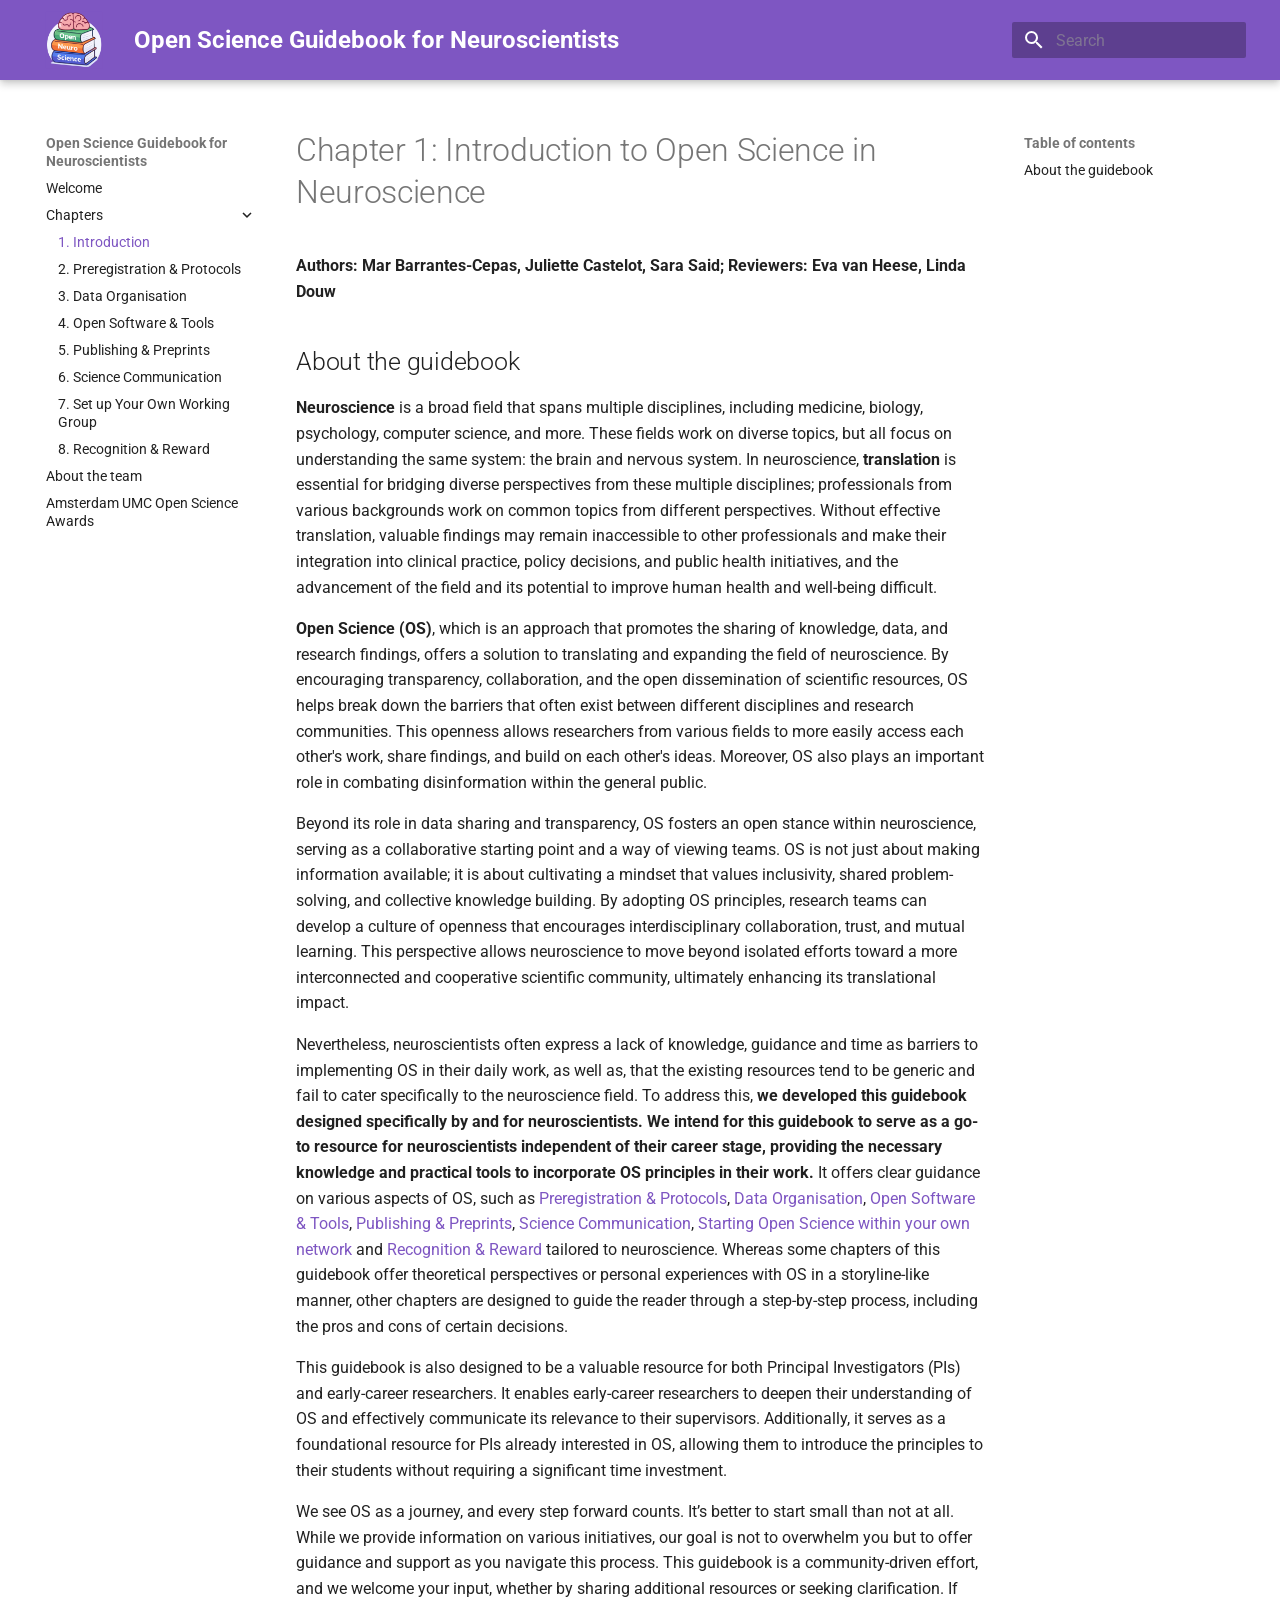
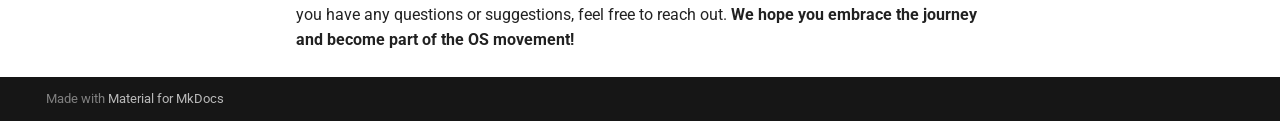
<file: tabs/1-introduction/index.html>
<!doctype html>
<html lang="en" class="no-js">
  <head>
    
      <meta charset="utf-8">
      <meta name="viewport" content="width=device-width,initial-scale=1">
      
      
      
      
        <link rel="prev" href="../..">
      
      
        <link rel="next" href="../2-preregistration_protocols/">
      
      
        
      
      
      <link rel="icon" href="../../assets/logos/logo_OS_Guidebook.png">
      <meta name="generator" content="mkdocs-1.6.1, mkdocs-material-9.7.6">
    
    
      
        <title>1. Introduction - Open Science Guidebook for Neuroscientists</title>
      
    
    
      <link rel="stylesheet" href="../../assets/stylesheets/main.484c7ddc.min.css">
      
        
        <link rel="stylesheet" href="../../assets/stylesheets/palette.ab4e12ef.min.css">
      
      


    
    
      
    
    
      
        
        
        <link rel="preconnect" href="https://fonts.gstatic.com" crossorigin>
        <link rel="stylesheet" href="https://fonts.googleapis.com/css?family=Roboto:300,300i,400,400i,700,700i%7CRoboto+Mono:400,400i,700,700i&display=fallback">
        <style>:root{--md-text-font:"Roboto";--md-code-font:"Roboto Mono"}</style>
      
    
    
      <link rel="stylesheet" href="../../stylesheets/extra.css">
    
    <script>__md_scope=new URL("../..",location),__md_hash=e=>[...e].reduce(((e,_)=>(e<<5)-e+_.charCodeAt(0)),0),__md_get=(e,_=localStorage,t=__md_scope)=>JSON.parse(_.getItem(t.pathname+"."+e)),__md_set=(e,_,t=localStorage,a=__md_scope)=>{try{t.setItem(a.pathname+"."+e,JSON.stringify(_))}catch(e){}}</script>
    
      

    
    
  </head>
  
  
    
    
    
    
    
    <body dir="ltr" data-md-color-scheme="default" data-md-color-primary="deep-purple" data-md-color-accent="indigo">
  
    
    <input class="md-toggle" data-md-toggle="drawer" type="checkbox" id="__drawer" autocomplete="off">
    <input class="md-toggle" data-md-toggle="search" type="checkbox" id="__search" autocomplete="off">
    <label class="md-overlay" for="__drawer"></label>
    <div data-md-component="skip">
      
        
        <a href="#chapter-1-introduction-to-open-science-in-neuroscience" class="md-skip">
          Skip to content
        </a>
      
    </div>
    <div data-md-component="announce">
      
    </div>
    
    
      

  

<header class="md-header md-header--shadow" data-md-component="header">
  <nav class="md-header__inner md-grid" aria-label="Header">
    <a href="../.." title="Open Science Guidebook for Neuroscientists" class="md-header__button md-logo" aria-label="Open Science Guidebook for Neuroscientists" data-md-component="logo">
      
  <img src="../../assets/logos/logo_OS_Guidebook.png" alt="logo">

    </a>
    <label class="md-header__button md-icon" for="__drawer">
      
      <svg xmlns="http://www.w3.org/2000/svg" viewBox="0 0 24 24"><path d="M3 6h18v2H3zm0 5h18v2H3zm0 5h18v2H3z"/></svg>
    </label>
    <div class="md-header__title" data-md-component="header-title">
      <div class="md-header__ellipsis">
        <div class="md-header__topic">
          <span class="md-ellipsis">
            Open Science Guidebook for Neuroscientists
          </span>
        </div>
        <div class="md-header__topic" data-md-component="header-topic">
          <span class="md-ellipsis">
            
              1. Introduction
            
          </span>
        </div>
      </div>
    </div>
    
      
    
    
    
    
      
      
        <label class="md-header__button md-icon" for="__search">
          
          <svg xmlns="http://www.w3.org/2000/svg" viewBox="0 0 24 24"><path d="M9.5 3A6.5 6.5 0 0 1 16 9.5c0 1.61-.59 3.09-1.56 4.23l.27.27h.79l5 5-1.5 1.5-5-5v-.79l-.27-.27A6.52 6.52 0 0 1 9.5 16 6.5 6.5 0 0 1 3 9.5 6.5 6.5 0 0 1 9.5 3m0 2C7 5 5 7 5 9.5S7 14 9.5 14 14 12 14 9.5 12 5 9.5 5"/></svg>
        </label>
        <div class="md-search" data-md-component="search" role="dialog">
  <label class="md-search__overlay" for="__search"></label>
  <div class="md-search__inner" role="search">
    <form class="md-search__form" name="search">
      <input type="text" class="md-search__input" name="query" aria-label="Search" placeholder="Search" autocapitalize="off" autocorrect="off" autocomplete="off" spellcheck="false" data-md-component="search-query" required>
      <label class="md-search__icon md-icon" for="__search">
        
        <svg xmlns="http://www.w3.org/2000/svg" viewBox="0 0 24 24"><path d="M9.5 3A6.5 6.5 0 0 1 16 9.5c0 1.61-.59 3.09-1.56 4.23l.27.27h.79l5 5-1.5 1.5-5-5v-.79l-.27-.27A6.52 6.52 0 0 1 9.5 16 6.5 6.5 0 0 1 3 9.5 6.5 6.5 0 0 1 9.5 3m0 2C7 5 5 7 5 9.5S7 14 9.5 14 14 12 14 9.5 12 5 9.5 5"/></svg>
        
        <svg xmlns="http://www.w3.org/2000/svg" viewBox="0 0 24 24"><path d="M20 11v2H8l5.5 5.5-1.42 1.42L4.16 12l7.92-7.92L13.5 5.5 8 11z"/></svg>
      </label>
      <nav class="md-search__options" aria-label="Search">
        
        <button type="reset" class="md-search__icon md-icon" title="Clear" aria-label="Clear" tabindex="-1">
          
          <svg xmlns="http://www.w3.org/2000/svg" viewBox="0 0 24 24"><path d="M19 6.41 17.59 5 12 10.59 6.41 5 5 6.41 10.59 12 5 17.59 6.41 19 12 13.41 17.59 19 19 17.59 13.41 12z"/></svg>
        </button>
      </nav>
      
    </form>
    <div class="md-search__output">
      <div class="md-search__scrollwrap" tabindex="0" data-md-scrollfix>
        <div class="md-search-result" data-md-component="search-result">
          <div class="md-search-result__meta">
            Initializing search
          </div>
          <ol class="md-search-result__list" role="presentation"></ol>
        </div>
      </div>
    </div>
  </div>
</div>
      
    
    
  </nav>
  
</header>
    
    <div class="md-container" data-md-component="container">
      
      
        
          
        
      
      <main class="md-main" data-md-component="main">
        <div class="md-main__inner md-grid">
          
            
              
              <div class="md-sidebar md-sidebar--primary" data-md-component="sidebar" data-md-type="navigation" >
                <div class="md-sidebar__scrollwrap">
                  <div class="md-sidebar__inner">
                    



<nav class="md-nav md-nav--primary" aria-label="Navigation" data-md-level="0">
  <label class="md-nav__title" for="__drawer">
    <a href="../.." title="Open Science Guidebook for Neuroscientists" class="md-nav__button md-logo" aria-label="Open Science Guidebook for Neuroscientists" data-md-component="logo">
      
  <img src="../../assets/logos/logo_OS_Guidebook.png" alt="logo">

    </a>
    Open Science Guidebook for Neuroscientists
  </label>
  
  <ul class="md-nav__list" data-md-scrollfix>
    
      
      
  
  
  
  
    <li class="md-nav__item">
      <a href="../.." class="md-nav__link">
        
  
  
  <span class="md-ellipsis">
    
  
    Welcome
  

    
  </span>
  
  

      </a>
    </li>
  

    
      
      
  
  
    
  
  
  
    
    
    
    
    
    <li class="md-nav__item md-nav__item--active md-nav__item--nested">
      
        
        
        <input class="md-nav__toggle md-toggle " type="checkbox" id="__nav_2" checked>
        
          
          <label class="md-nav__link" for="__nav_2" id="__nav_2_label" tabindex="0">
            
  
  
  <span class="md-ellipsis">
    
  
    Chapters
  

    
  </span>
  
  

            <span class="md-nav__icon md-icon"></span>
          </label>
        
        <nav class="md-nav" data-md-level="1" aria-labelledby="__nav_2_label" aria-expanded="true">
          <label class="md-nav__title" for="__nav_2">
            <span class="md-nav__icon md-icon"></span>
            
  
    Chapters
  

          </label>
          <ul class="md-nav__list" data-md-scrollfix>
            
              
                
  
  
    
  
  
  
    <li class="md-nav__item md-nav__item--active">
      
      <input class="md-nav__toggle md-toggle" type="checkbox" id="__toc">
      
      
        
      
      
        <label class="md-nav__link md-nav__link--active" for="__toc">
          
  
  
  <span class="md-ellipsis">
    
  
    1. Introduction
  

    
  </span>
  
  

          <span class="md-nav__icon md-icon"></span>
        </label>
      
      <a href="./" class="md-nav__link md-nav__link--active">
        
  
  
  <span class="md-ellipsis">
    
  
    1. Introduction
  

    
  </span>
  
  

      </a>
      
        

<nav class="md-nav md-nav--secondary" aria-label="Table of contents">
  
  
  
    
  
  
    <label class="md-nav__title" for="__toc">
      <span class="md-nav__icon md-icon"></span>
      Table of contents
    </label>
    <ul class="md-nav__list" data-md-component="toc" data-md-scrollfix>
      
        <li class="md-nav__item">
  <a href="#about-the-guidebook" class="md-nav__link">
    <span class="md-ellipsis">
      
        About the guidebook
      
    </span>
  </a>
  
</li>
      
    </ul>
  
</nav>
      
    </li>
  

              
            
              
                
  
  
  
  
    <li class="md-nav__item">
      <a href="../2-preregistration_protocols/" class="md-nav__link">
        
  
  
  <span class="md-ellipsis">
    
  
    2. Preregistration & Protocols
  

    
  </span>
  
  

      </a>
    </li>
  

              
            
              
                
  
  
  
  
    <li class="md-nav__item">
      <a href="../3-data_organisation/" class="md-nav__link">
        
  
  
  <span class="md-ellipsis">
    
  
    3. Data Organisation
  

    
  </span>
  
  

      </a>
    </li>
  

              
            
              
                
  
  
  
  
    <li class="md-nav__item">
      <a href="../4-open_software_tools/" class="md-nav__link">
        
  
  
  <span class="md-ellipsis">
    
  
    4. Open Software & Tools
  

    
  </span>
  
  

      </a>
    </li>
  

              
            
              
                
  
  
  
  
    <li class="md-nav__item">
      <a href="../5-publishing_preprints/" class="md-nav__link">
        
  
  
  <span class="md-ellipsis">
    
  
    5. Publishing & Preprints
  

    
  </span>
  
  

      </a>
    </li>
  

              
            
              
                
  
  
  
  
    <li class="md-nav__item">
      <a href="../6-communication/" class="md-nav__link">
        
  
  
  <span class="md-ellipsis">
    
  
    6. Science Communication
  

    
  </span>
  
  

      </a>
    </li>
  

              
            
              
                
  
  
  
  
    <li class="md-nav__item">
      <a href="../7-create_open_science_working_group/" class="md-nav__link">
        
  
  
  <span class="md-ellipsis">
    
  
    7. Set up Your Own Working Group
  

    
  </span>
  
  

      </a>
    </li>
  

              
            
              
                
  
  
  
  
    <li class="md-nav__item">
      <a href="../8-recognition_reward/" class="md-nav__link">
        
  
  
  <span class="md-ellipsis">
    
  
    8. Recognition & Reward
  

    
  </span>
  
  

      </a>
    </li>
  

              
            
          </ul>
        </nav>
      
    </li>
  

    
      
      
  
  
  
  
    <li class="md-nav__item">
      <a href="../../working_group/core_team/" class="md-nav__link">
        
  
  
  <span class="md-ellipsis">
    
  
    About the team
  

    
  </span>
  
  

      </a>
    </li>
  

    
      
      
  
  
  
  
    <li class="md-nav__item">
      <a href="../../awards/aumc_awards/" class="md-nav__link">
        
  
  
  <span class="md-ellipsis">
    
  
    Amsterdam UMC Open Science Awards
  

    
  </span>
  
  

      </a>
    </li>
  

    
  </ul>
</nav>
                  </div>
                </div>
              </div>
            
            
              
              <div class="md-sidebar md-sidebar--secondary" data-md-component="sidebar" data-md-type="toc" >
                <div class="md-sidebar__scrollwrap">
                  <div class="md-sidebar__inner">
                    

<nav class="md-nav md-nav--secondary" aria-label="Table of contents">
  
  
  
    
  
  
    <label class="md-nav__title" for="__toc">
      <span class="md-nav__icon md-icon"></span>
      Table of contents
    </label>
    <ul class="md-nav__list" data-md-component="toc" data-md-scrollfix>
      
        <li class="md-nav__item">
  <a href="#about-the-guidebook" class="md-nav__link">
    <span class="md-ellipsis">
      
        About the guidebook
      
    </span>
  </a>
  
</li>
      
    </ul>
  
</nav>
                  </div>
                </div>
              </div>
            
          
          
            <div class="md-content" data-md-component="content">
              
              <article class="md-content__inner md-typeset">
                
                  



<h1 id="chapter-1-introduction-to-open-science-in-neuroscience">Chapter 1: Introduction to Open Science in Neuroscience</h1>
<p><strong>Authors: Mar Barrantes-Cepas, Juliette Castelot, Sara Said;</strong>
<strong>Reviewers: Eva van Heese, Linda Douw</strong></p>
<h2 id="about-the-guidebook">About the guidebook</h2>
<p><strong>Neuroscience</strong> is a broad field that spans multiple disciplines, including medicine, biology, psychology, computer science, and more. These fields work on diverse topics, but all focus on understanding the same system: the brain and nervous system. In neuroscience, <strong>translation</strong> is essential for bridging diverse perspectives from these multiple disciplines; professionals from various backgrounds work on common topics from different perspectives. Without effective translation, valuable findings may remain inaccessible to other professionals and make their integration into clinical practice, policy decisions, and public health initiatives, and the advancement of the field and its potential to improve human health and well-being difficult.</p>
<p><strong>Open Science (OS)</strong>, which is an approach that promotes the sharing of knowledge, data, and research findings, offers a solution to translating and expanding the field of neuroscience. By encouraging transparency, collaboration, and the open dissemination of scientific resources, OS helps break down the barriers that often exist between different disciplines and research communities. This openness allows researchers from various fields to more easily access each other's work, share findings, and build on each other's ideas. Moreover, OS also plays an important role in combating disinformation within the general public. </p>
<p>Beyond its role in data sharing and transparency, OS fosters an open stance within neuroscience, serving as a collaborative starting point and a way of viewing teams. OS is not just about making information available; it is about cultivating a mindset that values inclusivity, shared problem-solving, and collective knowledge building. By adopting OS principles, research teams can develop a culture of openness that encourages interdisciplinary collaboration, trust, and mutual learning. This perspective allows neuroscience to move beyond isolated efforts toward a more interconnected and cooperative scientific community, ultimately enhancing its translational impact.</p>
<p>Nevertheless, neuroscientists often express a lack of knowledge, guidance and time as barriers to implementing OS in their daily work, as well as, that the existing resources tend to be generic and fail to cater specifically to the neuroscience field. To address this, <strong>we developed this guidebook designed specifically by and for neuroscientists. We intend for this guidebook to serve as a go-to resource for neuroscientists independent of their career stage, providing the necessary knowledge and practical tools to incorporate OS principles in their work.</strong> It offers clear guidance on various aspects of OS, such as <a href="https://anw-open-science.github.io/Open-Science-Guidebook-for-Neuroscientists/tabs/2-preregistration_protocols/">Preregistration &amp; Protocols</a>, <a href="https://anw-open-science.github.io/Open-Science-Guidebook-for-Neuroscientists/tabs/3-data_organisation/">Data Organisation</a>, <a href="https://anw-open-science.github.io/Open-Science-Guidebook-for-Neuroscientists/tabs/4-open_software_tools/">Open Software &amp; Tools</a>, <a href="https://anw-open-science.github.io/Open-Science-Guidebook-for-Neuroscientists/tabs/5-publishing_preprints/">Publishing &amp; Preprints</a>, <a href="https://anw-open-science.github.io/Open-Science-Guidebook-for-Neuroscientists/tabs/6-communication/">Science Communication</a>, <a href="https://anw-open-science.github.io/Open-Science-Guidebook-for-Neuroscientists/tabs/7-create_open_science_working_group/">Starting Open Science within your own network</a> and <a href="https://anw-open-science.github.io/Open-Science-Guidebook-for-Neuroscientists/tabs/8-recognition_reward/">Recognition &amp; Reward</a> tailored to neuroscience. Whereas some chapters of this guidebook offer theoretical perspectives or personal experiences with OS in a storyline-like manner, other chapters are designed to guide the reader through a step-by-step process, including the pros and cons of certain decisions.  </p>
<p>This guidebook is also designed to be a valuable resource for both Principal Investigators (PIs) and early-career researchers. It enables early-career researchers to deepen their understanding of OS and effectively communicate its relevance to their supervisors. Additionally, it serves as a foundational resource for PIs already interested in OS, allowing them to introduce the principles to their students without requiring a significant time investment.</p>
<p>We see OS as a journey, and every step forward counts. It’s better to start small than not at all. While we provide information on various initiatives, our goal is not to overwhelm you but to offer guidance and support as you navigate this process. This guidebook is a community-driven effort, and we welcome your input, whether by sharing additional resources or seeking clarification. If you have any questions or suggestions, feel free to reach out. <strong>We hope you embrace the journey and become part of the OS movement!</strong></p>












                
              </article>
            </div>
          
          
<script>var target=document.getElementById(location.hash.slice(1));target&&target.name&&(target.checked=target.name.startsWith("__tabbed_"))</script>
        </div>
        
      </main>
      
        <footer class="md-footer">
  
  <div class="md-footer-meta md-typeset">
    <div class="md-footer-meta__inner md-grid">
      <div class="md-copyright">
  
  
    Made with
    <a href="https://squidfunk.github.io/mkdocs-material/" target="_blank" rel="noopener">
      Material for MkDocs
    </a>
  
</div>
      
    </div>
  </div>
</footer>
      
    </div>
    <div class="md-dialog" data-md-component="dialog">
      <div class="md-dialog__inner md-typeset"></div>
    </div>
    
    
    
      
      
      <script id="__config" type="application/json">{"annotate": null, "base": "../..", "features": [], "search": "../../assets/javascripts/workers/search.2c215733.min.js", "tags": null, "translations": {"clipboard.copied": "Copied to clipboard", "clipboard.copy": "Copy to clipboard", "search.result.more.one": "1 more on this page", "search.result.more.other": "# more on this page", "search.result.none": "No matching documents", "search.result.one": "1 matching document", "search.result.other": "# matching documents", "search.result.placeholder": "Type to start searching", "search.result.term.missing": "Missing", "select.version": "Select version"}, "version": null}</script>
    
    
      <script src="../../assets/javascripts/bundle.79ae519e.min.js"></script>
      
    
  </body>
</html>
</file>
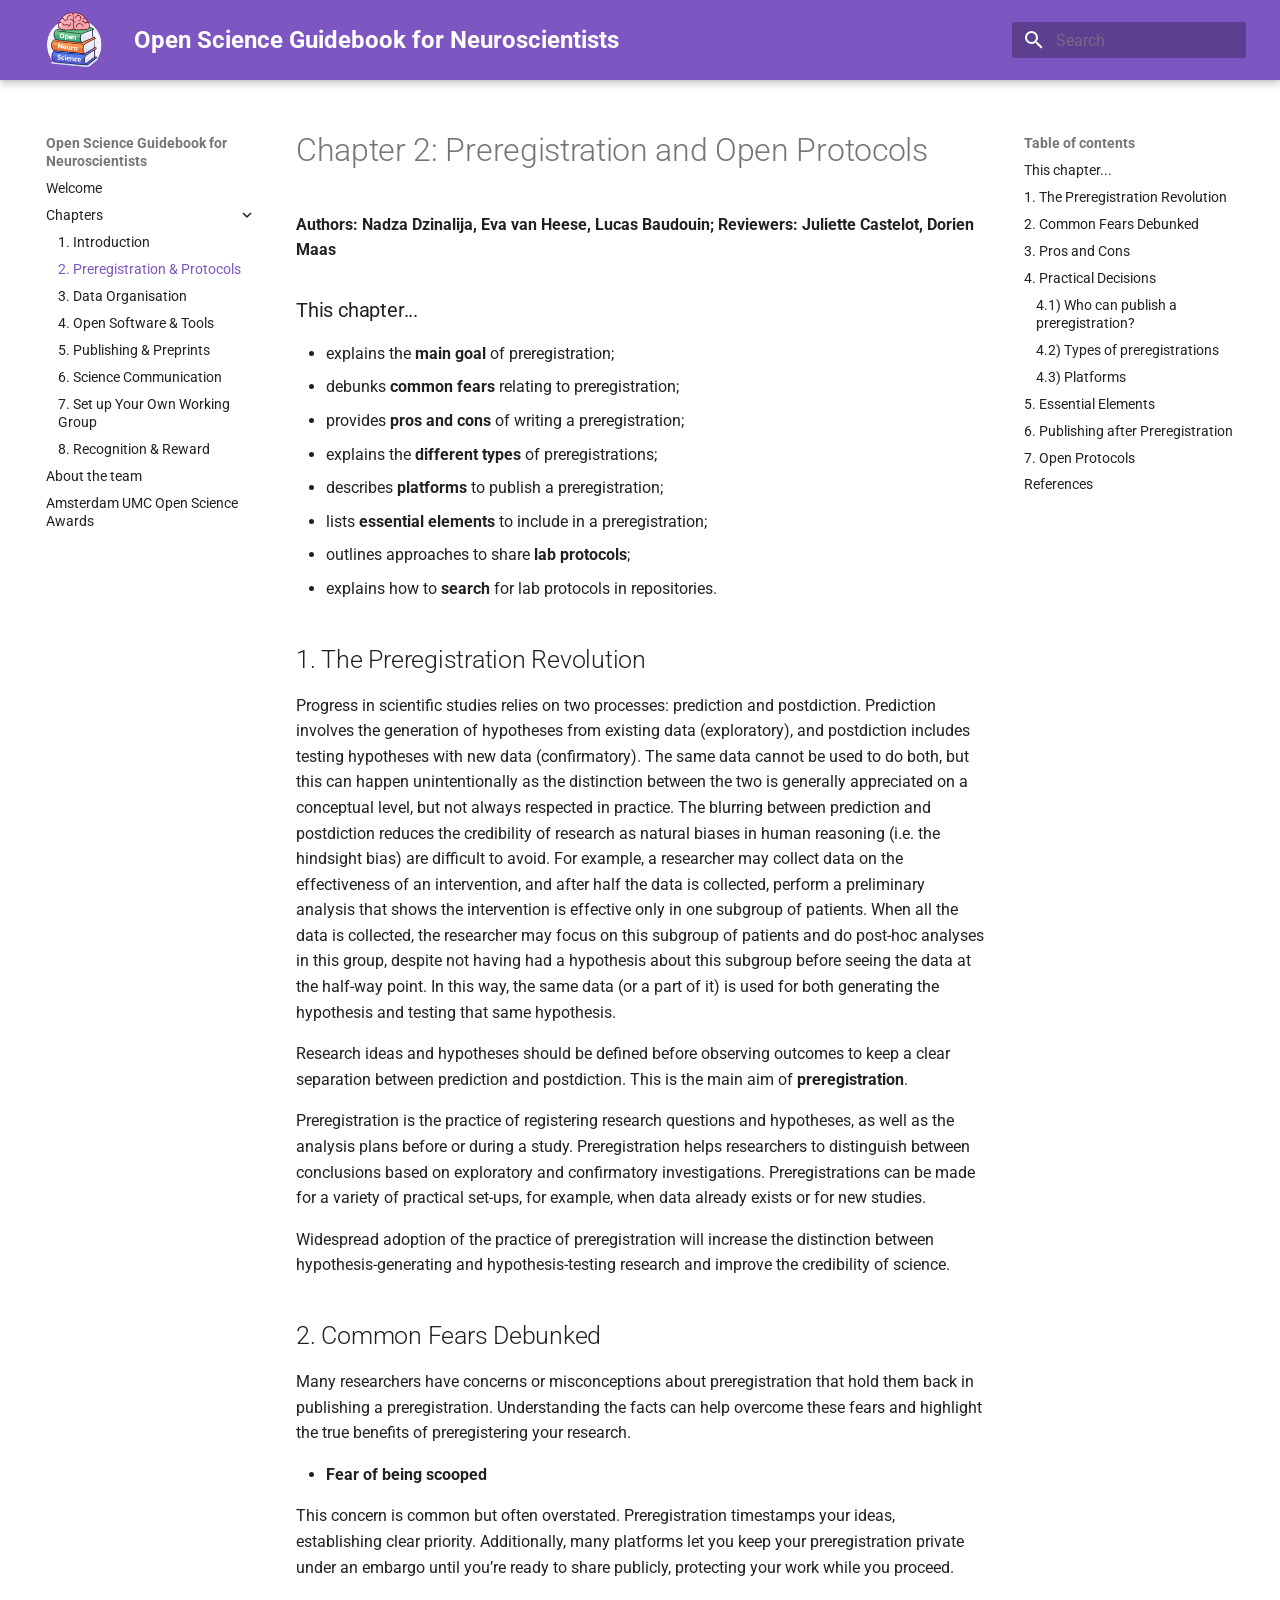
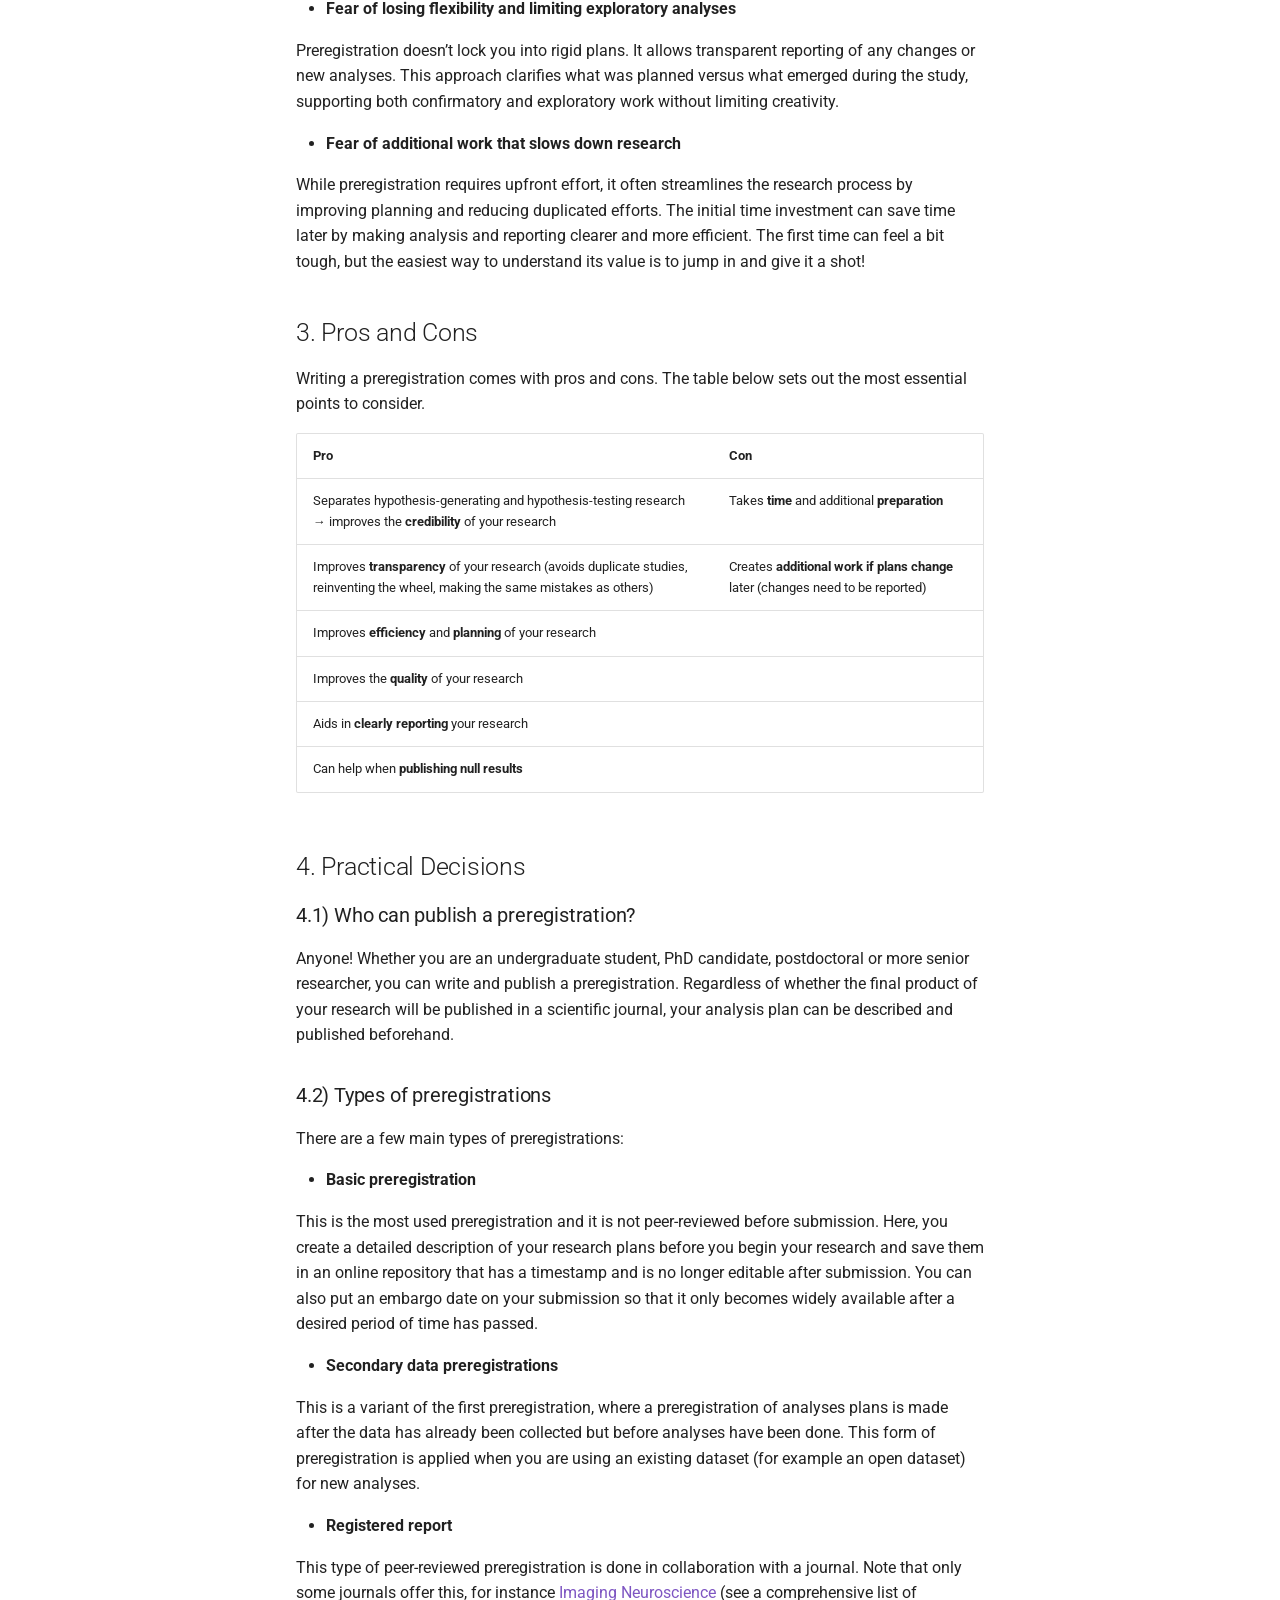
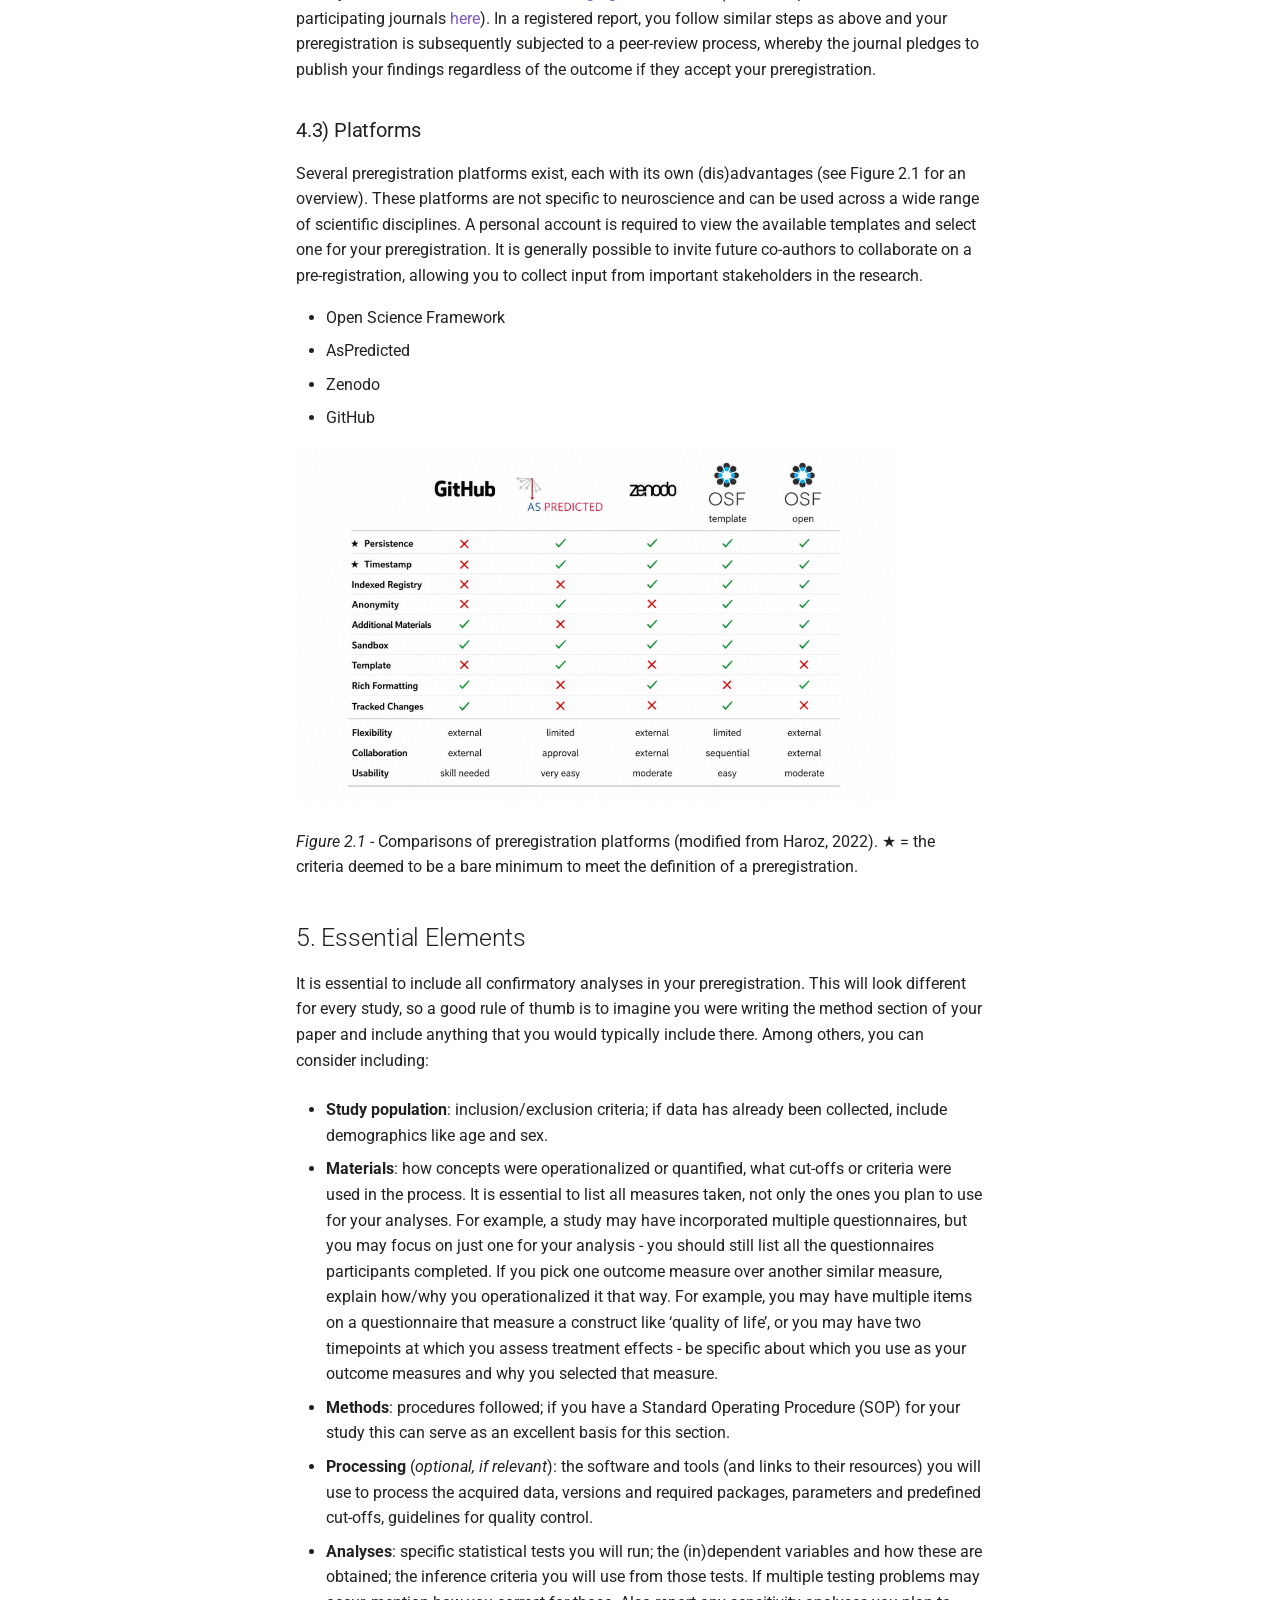
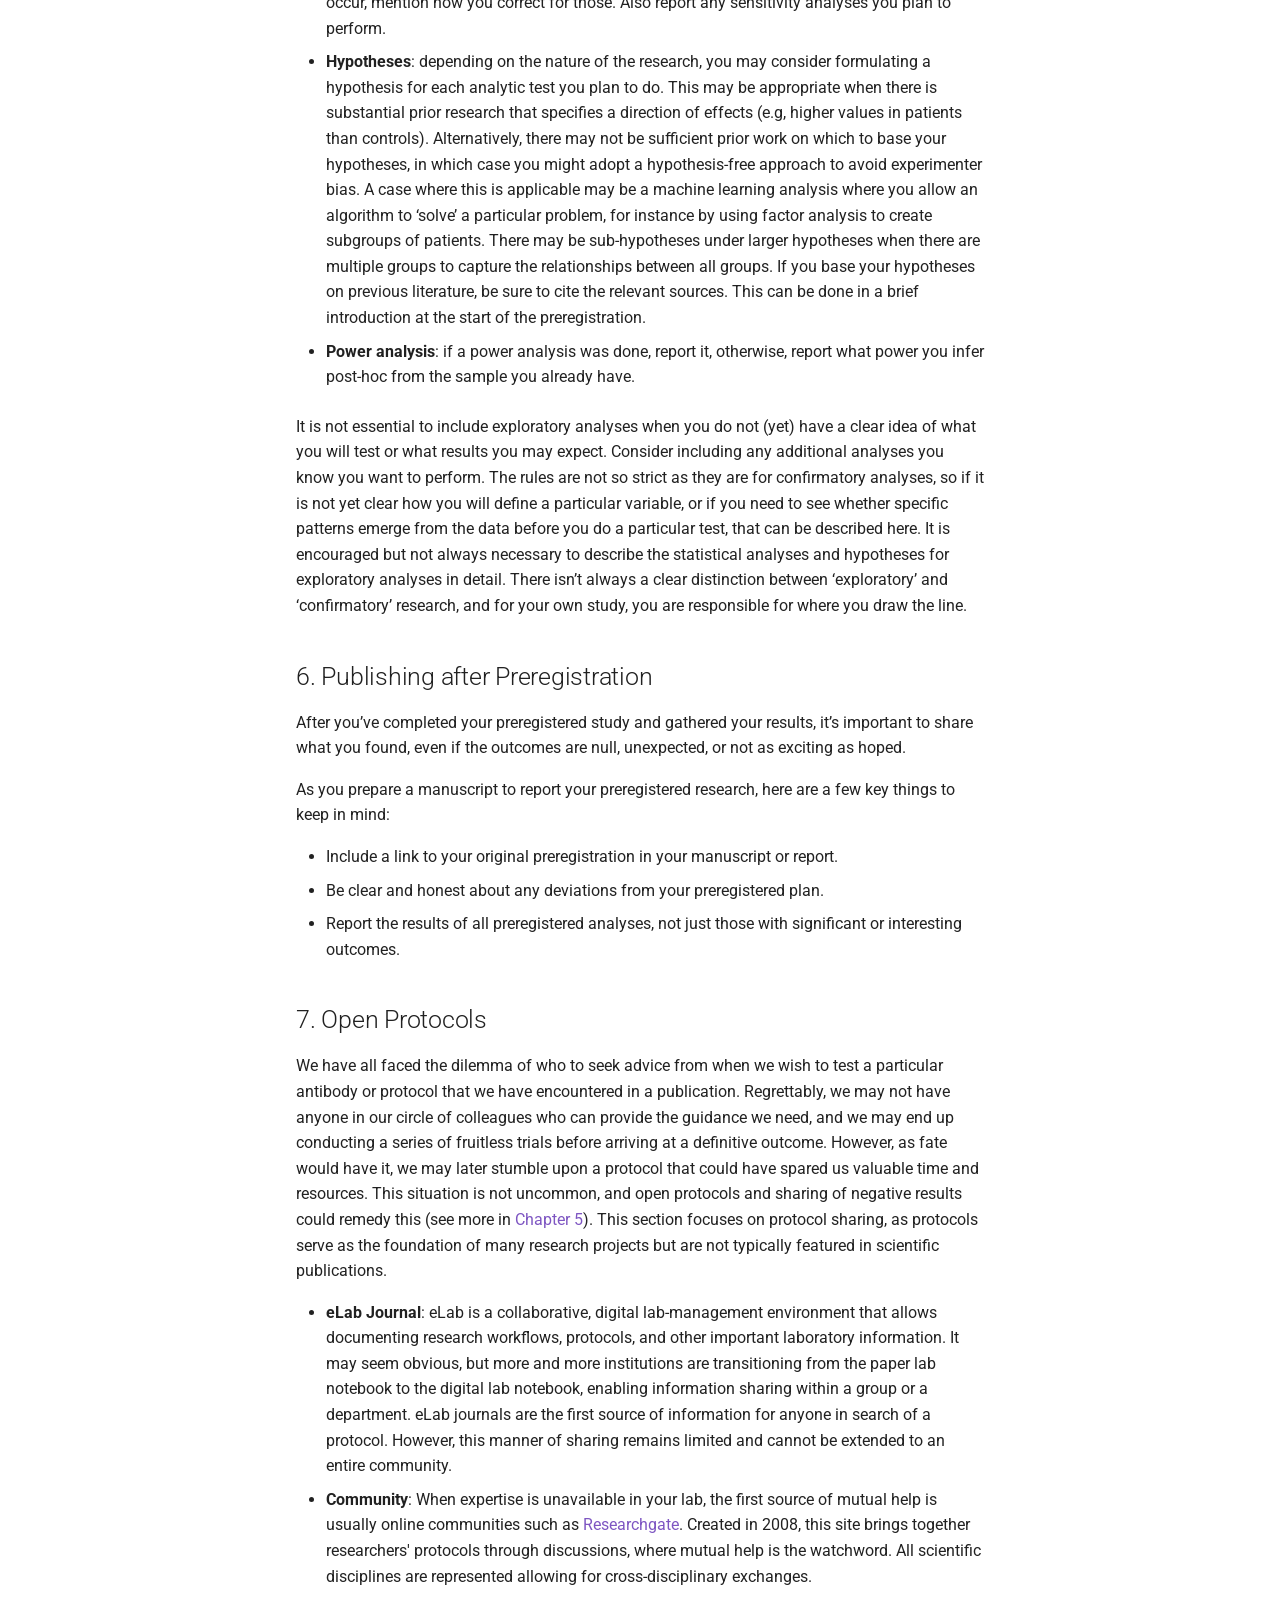
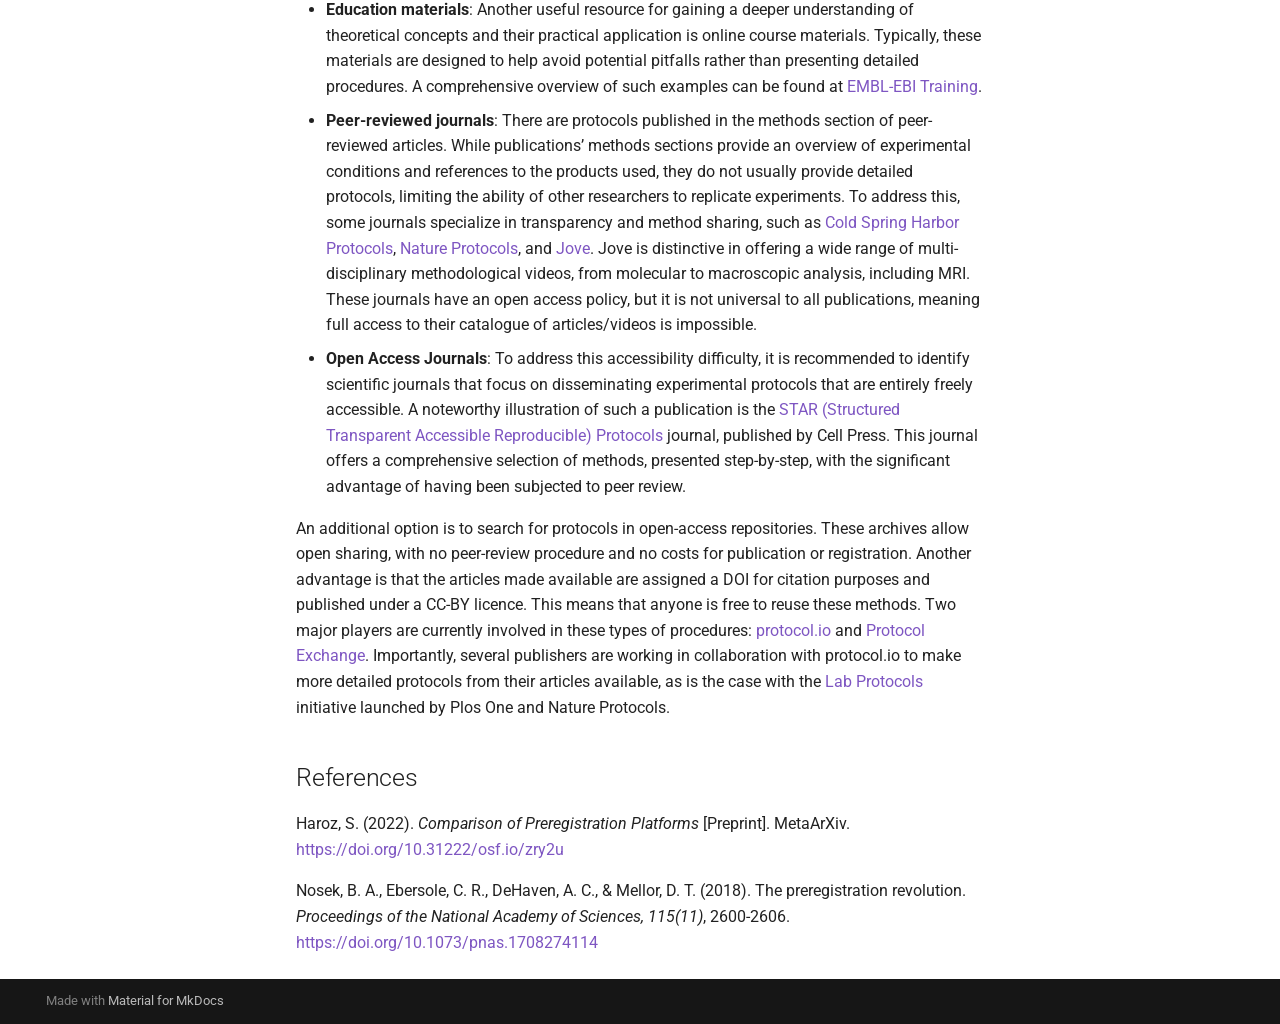
<file: tabs/2-preregistration_protocols/index.html>
<!doctype html>
<html lang="en" class="no-js">
  <head>
    
      <meta charset="utf-8">
      <meta name="viewport" content="width=device-width,initial-scale=1">
      
      
      
      
        <link rel="prev" href="../1-introduction/">
      
      
        <link rel="next" href="../3-data_organisation/">
      
      
        
      
      
      <link rel="icon" href="../../assets/logos/logo_OS_Guidebook.png">
      <meta name="generator" content="mkdocs-1.6.1, mkdocs-material-9.7.6">
    
    
      
        <title>2. Preregistration & Protocols - Open Science Guidebook for Neuroscientists</title>
      
    
    
      <link rel="stylesheet" href="../../assets/stylesheets/main.484c7ddc.min.css">
      
        
        <link rel="stylesheet" href="../../assets/stylesheets/palette.ab4e12ef.min.css">
      
      


    
    
      
    
    
      
        
        
        <link rel="preconnect" href="https://fonts.gstatic.com" crossorigin>
        <link rel="stylesheet" href="https://fonts.googleapis.com/css?family=Roboto:300,300i,400,400i,700,700i%7CRoboto+Mono:400,400i,700,700i&display=fallback">
        <style>:root{--md-text-font:"Roboto";--md-code-font:"Roboto Mono"}</style>
      
    
    
      <link rel="stylesheet" href="../../stylesheets/extra.css">
    
    <script>__md_scope=new URL("../..",location),__md_hash=e=>[...e].reduce(((e,_)=>(e<<5)-e+_.charCodeAt(0)),0),__md_get=(e,_=localStorage,t=__md_scope)=>JSON.parse(_.getItem(t.pathname+"."+e)),__md_set=(e,_,t=localStorage,a=__md_scope)=>{try{t.setItem(a.pathname+"."+e,JSON.stringify(_))}catch(e){}}</script>
    
      

    
    
  </head>
  
  
    
    
    
    
    
    <body dir="ltr" data-md-color-scheme="default" data-md-color-primary="deep-purple" data-md-color-accent="indigo">
  
    
    <input class="md-toggle" data-md-toggle="drawer" type="checkbox" id="__drawer" autocomplete="off">
    <input class="md-toggle" data-md-toggle="search" type="checkbox" id="__search" autocomplete="off">
    <label class="md-overlay" for="__drawer"></label>
    <div data-md-component="skip">
      
        
        <a href="#chapter-2-preregistration-and-open-protocols" class="md-skip">
          Skip to content
        </a>
      
    </div>
    <div data-md-component="announce">
      
    </div>
    
    
      

  

<header class="md-header md-header--shadow" data-md-component="header">
  <nav class="md-header__inner md-grid" aria-label="Header">
    <a href="../.." title="Open Science Guidebook for Neuroscientists" class="md-header__button md-logo" aria-label="Open Science Guidebook for Neuroscientists" data-md-component="logo">
      
  <img src="../../assets/logos/logo_OS_Guidebook.png" alt="logo">

    </a>
    <label class="md-header__button md-icon" for="__drawer">
      
      <svg xmlns="http://www.w3.org/2000/svg" viewBox="0 0 24 24"><path d="M3 6h18v2H3zm0 5h18v2H3zm0 5h18v2H3z"/></svg>
    </label>
    <div class="md-header__title" data-md-component="header-title">
      <div class="md-header__ellipsis">
        <div class="md-header__topic">
          <span class="md-ellipsis">
            Open Science Guidebook for Neuroscientists
          </span>
        </div>
        <div class="md-header__topic" data-md-component="header-topic">
          <span class="md-ellipsis">
            
              2. Preregistration & Protocols
            
          </span>
        </div>
      </div>
    </div>
    
      
    
    
    
    
      
      
        <label class="md-header__button md-icon" for="__search">
          
          <svg xmlns="http://www.w3.org/2000/svg" viewBox="0 0 24 24"><path d="M9.5 3A6.5 6.5 0 0 1 16 9.5c0 1.61-.59 3.09-1.56 4.23l.27.27h.79l5 5-1.5 1.5-5-5v-.79l-.27-.27A6.52 6.52 0 0 1 9.5 16 6.5 6.5 0 0 1 3 9.5 6.5 6.5 0 0 1 9.5 3m0 2C7 5 5 7 5 9.5S7 14 9.5 14 14 12 14 9.5 12 5 9.5 5"/></svg>
        </label>
        <div class="md-search" data-md-component="search" role="dialog">
  <label class="md-search__overlay" for="__search"></label>
  <div class="md-search__inner" role="search">
    <form class="md-search__form" name="search">
      <input type="text" class="md-search__input" name="query" aria-label="Search" placeholder="Search" autocapitalize="off" autocorrect="off" autocomplete="off" spellcheck="false" data-md-component="search-query" required>
      <label class="md-search__icon md-icon" for="__search">
        
        <svg xmlns="http://www.w3.org/2000/svg" viewBox="0 0 24 24"><path d="M9.5 3A6.5 6.5 0 0 1 16 9.5c0 1.61-.59 3.09-1.56 4.23l.27.27h.79l5 5-1.5 1.5-5-5v-.79l-.27-.27A6.52 6.52 0 0 1 9.5 16 6.5 6.5 0 0 1 3 9.5 6.5 6.5 0 0 1 9.5 3m0 2C7 5 5 7 5 9.5S7 14 9.5 14 14 12 14 9.5 12 5 9.5 5"/></svg>
        
        <svg xmlns="http://www.w3.org/2000/svg" viewBox="0 0 24 24"><path d="M20 11v2H8l5.5 5.5-1.42 1.42L4.16 12l7.92-7.92L13.5 5.5 8 11z"/></svg>
      </label>
      <nav class="md-search__options" aria-label="Search">
        
        <button type="reset" class="md-search__icon md-icon" title="Clear" aria-label="Clear" tabindex="-1">
          
          <svg xmlns="http://www.w3.org/2000/svg" viewBox="0 0 24 24"><path d="M19 6.41 17.59 5 12 10.59 6.41 5 5 6.41 10.59 12 5 17.59 6.41 19 12 13.41 17.59 19 19 17.59 13.41 12z"/></svg>
        </button>
      </nav>
      
    </form>
    <div class="md-search__output">
      <div class="md-search__scrollwrap" tabindex="0" data-md-scrollfix>
        <div class="md-search-result" data-md-component="search-result">
          <div class="md-search-result__meta">
            Initializing search
          </div>
          <ol class="md-search-result__list" role="presentation"></ol>
        </div>
      </div>
    </div>
  </div>
</div>
      
    
    
  </nav>
  
</header>
    
    <div class="md-container" data-md-component="container">
      
      
        
          
        
      
      <main class="md-main" data-md-component="main">
        <div class="md-main__inner md-grid">
          
            
              
              <div class="md-sidebar md-sidebar--primary" data-md-component="sidebar" data-md-type="navigation" >
                <div class="md-sidebar__scrollwrap">
                  <div class="md-sidebar__inner">
                    



<nav class="md-nav md-nav--primary" aria-label="Navigation" data-md-level="0">
  <label class="md-nav__title" for="__drawer">
    <a href="../.." title="Open Science Guidebook for Neuroscientists" class="md-nav__button md-logo" aria-label="Open Science Guidebook for Neuroscientists" data-md-component="logo">
      
  <img src="../../assets/logos/logo_OS_Guidebook.png" alt="logo">

    </a>
    Open Science Guidebook for Neuroscientists
  </label>
  
  <ul class="md-nav__list" data-md-scrollfix>
    
      
      
  
  
  
  
    <li class="md-nav__item">
      <a href="../.." class="md-nav__link">
        
  
  
  <span class="md-ellipsis">
    
  
    Welcome
  

    
  </span>
  
  

      </a>
    </li>
  

    
      
      
  
  
    
  
  
  
    
    
    
    
    
    <li class="md-nav__item md-nav__item--active md-nav__item--nested">
      
        
        
        <input class="md-nav__toggle md-toggle " type="checkbox" id="__nav_2" checked>
        
          
          <label class="md-nav__link" for="__nav_2" id="__nav_2_label" tabindex="0">
            
  
  
  <span class="md-ellipsis">
    
  
    Chapters
  

    
  </span>
  
  

            <span class="md-nav__icon md-icon"></span>
          </label>
        
        <nav class="md-nav" data-md-level="1" aria-labelledby="__nav_2_label" aria-expanded="true">
          <label class="md-nav__title" for="__nav_2">
            <span class="md-nav__icon md-icon"></span>
            
  
    Chapters
  

          </label>
          <ul class="md-nav__list" data-md-scrollfix>
            
              
                
  
  
  
  
    <li class="md-nav__item">
      <a href="../1-introduction/" class="md-nav__link">
        
  
  
  <span class="md-ellipsis">
    
  
    1. Introduction
  

    
  </span>
  
  

      </a>
    </li>
  

              
            
              
                
  
  
    
  
  
  
    <li class="md-nav__item md-nav__item--active">
      
      <input class="md-nav__toggle md-toggle" type="checkbox" id="__toc">
      
      
        
      
      
        <label class="md-nav__link md-nav__link--active" for="__toc">
          
  
  
  <span class="md-ellipsis">
    
  
    2. Preregistration & Protocols
  

    
  </span>
  
  

          <span class="md-nav__icon md-icon"></span>
        </label>
      
      <a href="./" class="md-nav__link md-nav__link--active">
        
  
  
  <span class="md-ellipsis">
    
  
    2. Preregistration & Protocols
  

    
  </span>
  
  

      </a>
      
        

<nav class="md-nav md-nav--secondary" aria-label="Table of contents">
  
  
  
    
  
  
    <label class="md-nav__title" for="__toc">
      <span class="md-nav__icon md-icon"></span>
      Table of contents
    </label>
    <ul class="md-nav__list" data-md-component="toc" data-md-scrollfix>
      
        <li class="md-nav__item">
  <a href="#this-chapter" class="md-nav__link">
    <span class="md-ellipsis">
      
        This chapter...
      
    </span>
  </a>
  
</li>
      
        <li class="md-nav__item">
  <a href="#1-the-preregistration-revolution" class="md-nav__link">
    <span class="md-ellipsis">
      
        1. The Preregistration Revolution
      
    </span>
  </a>
  
</li>
      
        <li class="md-nav__item">
  <a href="#2-common-fears-debunked" class="md-nav__link">
    <span class="md-ellipsis">
      
        2. Common Fears Debunked
      
    </span>
  </a>
  
</li>
      
        <li class="md-nav__item">
  <a href="#3-pros-and-cons" class="md-nav__link">
    <span class="md-ellipsis">
      
        3. Pros and Cons
      
    </span>
  </a>
  
</li>
      
        <li class="md-nav__item">
  <a href="#4-practical-decisions" class="md-nav__link">
    <span class="md-ellipsis">
      
        4. Practical Decisions
      
    </span>
  </a>
  
    <nav class="md-nav" aria-label="4. Practical Decisions">
      <ul class="md-nav__list">
        
          <li class="md-nav__item">
  <a href="#41-who-can-publish-a-preregistration" class="md-nav__link">
    <span class="md-ellipsis">
      
        4.1) Who can publish a preregistration?
      
    </span>
  </a>
  
</li>
        
          <li class="md-nav__item">
  <a href="#42-types-of-preregistrations" class="md-nav__link">
    <span class="md-ellipsis">
      
        4.2) Types of preregistrations
      
    </span>
  </a>
  
</li>
        
          <li class="md-nav__item">
  <a href="#43-platforms" class="md-nav__link">
    <span class="md-ellipsis">
      
        4.3) Platforms
      
    </span>
  </a>
  
</li>
        
      </ul>
    </nav>
  
</li>
      
        <li class="md-nav__item">
  <a href="#5-essential-elements" class="md-nav__link">
    <span class="md-ellipsis">
      
        5. Essential Elements
      
    </span>
  </a>
  
</li>
      
        <li class="md-nav__item">
  <a href="#6-publishing-after-preregistration" class="md-nav__link">
    <span class="md-ellipsis">
      
        6. Publishing after Preregistration
      
    </span>
  </a>
  
</li>
      
        <li class="md-nav__item">
  <a href="#7-open-protocols" class="md-nav__link">
    <span class="md-ellipsis">
      
        7. Open Protocols
      
    </span>
  </a>
  
</li>
      
        <li class="md-nav__item">
  <a href="#references" class="md-nav__link">
    <span class="md-ellipsis">
      
        References
      
    </span>
  </a>
  
</li>
      
    </ul>
  
</nav>
      
    </li>
  

              
            
              
                
  
  
  
  
    <li class="md-nav__item">
      <a href="../3-data_organisation/" class="md-nav__link">
        
  
  
  <span class="md-ellipsis">
    
  
    3. Data Organisation
  

    
  </span>
  
  

      </a>
    </li>
  

              
            
              
                
  
  
  
  
    <li class="md-nav__item">
      <a href="../4-open_software_tools/" class="md-nav__link">
        
  
  
  <span class="md-ellipsis">
    
  
    4. Open Software & Tools
  

    
  </span>
  
  

      </a>
    </li>
  

              
            
              
                
  
  
  
  
    <li class="md-nav__item">
      <a href="../5-publishing_preprints/" class="md-nav__link">
        
  
  
  <span class="md-ellipsis">
    
  
    5. Publishing & Preprints
  

    
  </span>
  
  

      </a>
    </li>
  

              
            
              
                
  
  
  
  
    <li class="md-nav__item">
      <a href="../6-communication/" class="md-nav__link">
        
  
  
  <span class="md-ellipsis">
    
  
    6. Science Communication
  

    
  </span>
  
  

      </a>
    </li>
  

              
            
              
                
  
  
  
  
    <li class="md-nav__item">
      <a href="../7-create_open_science_working_group/" class="md-nav__link">
        
  
  
  <span class="md-ellipsis">
    
  
    7. Set up Your Own Working Group
  

    
  </span>
  
  

      </a>
    </li>
  

              
            
              
                
  
  
  
  
    <li class="md-nav__item">
      <a href="../8-recognition_reward/" class="md-nav__link">
        
  
  
  <span class="md-ellipsis">
    
  
    8. Recognition & Reward
  

    
  </span>
  
  

      </a>
    </li>
  

              
            
          </ul>
        </nav>
      
    </li>
  

    
      
      
  
  
  
  
    <li class="md-nav__item">
      <a href="../../working_group/core_team/" class="md-nav__link">
        
  
  
  <span class="md-ellipsis">
    
  
    About the team
  

    
  </span>
  
  

      </a>
    </li>
  

    
      
      
  
  
  
  
    <li class="md-nav__item">
      <a href="../../awards/aumc_awards/" class="md-nav__link">
        
  
  
  <span class="md-ellipsis">
    
  
    Amsterdam UMC Open Science Awards
  

    
  </span>
  
  

      </a>
    </li>
  

    
  </ul>
</nav>
                  </div>
                </div>
              </div>
            
            
              
              <div class="md-sidebar md-sidebar--secondary" data-md-component="sidebar" data-md-type="toc" >
                <div class="md-sidebar__scrollwrap">
                  <div class="md-sidebar__inner">
                    

<nav class="md-nav md-nav--secondary" aria-label="Table of contents">
  
  
  
    
  
  
    <label class="md-nav__title" for="__toc">
      <span class="md-nav__icon md-icon"></span>
      Table of contents
    </label>
    <ul class="md-nav__list" data-md-component="toc" data-md-scrollfix>
      
        <li class="md-nav__item">
  <a href="#this-chapter" class="md-nav__link">
    <span class="md-ellipsis">
      
        This chapter...
      
    </span>
  </a>
  
</li>
      
        <li class="md-nav__item">
  <a href="#1-the-preregistration-revolution" class="md-nav__link">
    <span class="md-ellipsis">
      
        1. The Preregistration Revolution
      
    </span>
  </a>
  
</li>
      
        <li class="md-nav__item">
  <a href="#2-common-fears-debunked" class="md-nav__link">
    <span class="md-ellipsis">
      
        2. Common Fears Debunked
      
    </span>
  </a>
  
</li>
      
        <li class="md-nav__item">
  <a href="#3-pros-and-cons" class="md-nav__link">
    <span class="md-ellipsis">
      
        3. Pros and Cons
      
    </span>
  </a>
  
</li>
      
        <li class="md-nav__item">
  <a href="#4-practical-decisions" class="md-nav__link">
    <span class="md-ellipsis">
      
        4. Practical Decisions
      
    </span>
  </a>
  
    <nav class="md-nav" aria-label="4. Practical Decisions">
      <ul class="md-nav__list">
        
          <li class="md-nav__item">
  <a href="#41-who-can-publish-a-preregistration" class="md-nav__link">
    <span class="md-ellipsis">
      
        4.1) Who can publish a preregistration?
      
    </span>
  </a>
  
</li>
        
          <li class="md-nav__item">
  <a href="#42-types-of-preregistrations" class="md-nav__link">
    <span class="md-ellipsis">
      
        4.2) Types of preregistrations
      
    </span>
  </a>
  
</li>
        
          <li class="md-nav__item">
  <a href="#43-platforms" class="md-nav__link">
    <span class="md-ellipsis">
      
        4.3) Platforms
      
    </span>
  </a>
  
</li>
        
      </ul>
    </nav>
  
</li>
      
        <li class="md-nav__item">
  <a href="#5-essential-elements" class="md-nav__link">
    <span class="md-ellipsis">
      
        5. Essential Elements
      
    </span>
  </a>
  
</li>
      
        <li class="md-nav__item">
  <a href="#6-publishing-after-preregistration" class="md-nav__link">
    <span class="md-ellipsis">
      
        6. Publishing after Preregistration
      
    </span>
  </a>
  
</li>
      
        <li class="md-nav__item">
  <a href="#7-open-protocols" class="md-nav__link">
    <span class="md-ellipsis">
      
        7. Open Protocols
      
    </span>
  </a>
  
</li>
      
        <li class="md-nav__item">
  <a href="#references" class="md-nav__link">
    <span class="md-ellipsis">
      
        References
      
    </span>
  </a>
  
</li>
      
    </ul>
  
</nav>
                  </div>
                </div>
              </div>
            
          
          
            <div class="md-content" data-md-component="content">
              
              <article class="md-content__inner md-typeset">
                
                  



<h1 id="chapter-2-preregistration-and-open-protocols">Chapter 2: Preregistration and Open Protocols</h1>
<p><strong>Authors: Nadza Dzinalija, Eva van Heese, Lucas Baudouin;</strong>
<strong>Reviewers: Juliette Castelot, Dorien Maas</strong></p>
<h3 id="this-chapter">This chapter...</h3>
<ul>
<li>explains the <strong>main goal</strong> of preregistration;</li>
<li>debunks <strong>common fears</strong> relating to preregistration;</li>
<li>provides <strong>pros and cons</strong> of writing a preregistration;</li>
<li>explains the <strong>different types</strong> of preregistrations;</li>
<li>describes <strong>platforms</strong> to publish a preregistration;</li>
<li>lists <strong>essential elements</strong> to include in a preregistration;</li>
<li>outlines approaches to share <strong>lab protocols</strong>;</li>
<li>explains how to <strong>search</strong> for lab protocols in repositories.</li>
</ul>
<h2 id="1-the-preregistration-revolution">1. The Preregistration Revolution</h2>
<p>Progress in scientific studies relies on two processes: prediction and postdiction. Prediction involves the generation of hypotheses from existing data (exploratory), and postdiction includes testing hypotheses with new data (confirmatory). The same data cannot be used to do both, but this can happen unintentionally as the distinction between the two is generally appreciated on a conceptual level, but not always respected in practice. The blurring between prediction and postdiction reduces the credibility of research as natural biases in human reasoning (i.e. the hindsight bias) are difficult to avoid. For example, a researcher may collect data on the effectiveness of an intervention, and after half the data is collected, perform a preliminary analysis that shows the intervention is effective only in one subgroup of patients. When all the data is collected, the researcher may focus on this subgroup of patients and do post-hoc analyses in this group, despite not having had a hypothesis about this subgroup before seeing the data at the half-way point. In this way, the same data (or a part of it) is used for both generating the hypothesis and testing that same hypothesis.</p>
<p>Research ideas and hypotheses should be defined before observing outcomes to keep a clear separation between prediction and postdiction. This is the main aim of <strong>preregistration</strong>. </p>
<p>Preregistration is the practice of registering research questions and hypotheses, as well as the analysis plans before or during a study. Preregistration helps researchers to distinguish between conclusions based on exploratory and confirmatory investigations. Preregistrations can be made for a variety of practical set-ups, for example, when data already exists or for new studies. </p>
<p>Widespread adoption of the practice of preregistration will increase the distinction between hypothesis-generating and hypothesis-testing research and improve the credibility of science. </p>
<h2 id="2-common-fears-debunked">2. Common Fears Debunked</h2>
<p>Many researchers have concerns or misconceptions about preregistration that hold them back in publishing a preregistration. Understanding the facts can help overcome these fears and highlight the true benefits of preregistering your research.</p>
<ul>
<li><strong>Fear of being scooped</strong></li>
</ul>
<p>This concern is common but often overstated. Preregistration timestamps your ideas, establishing clear priority. Additionally, many platforms let you keep your preregistration private under an embargo until you’re ready to share publicly, protecting your work while you proceed.</p>
<ul>
<li><strong>Fear of losing flexibility and limiting exploratory analyses</strong></li>
</ul>
<p>Preregistration doesn’t lock you into rigid plans. It allows transparent reporting of any changes or new analyses. This approach clarifies what was planned versus what emerged during the study, supporting both confirmatory and exploratory work without limiting creativity.</p>
<ul>
<li><strong>Fear of additional work that slows down research</strong></li>
</ul>
<p>While preregistration requires upfront effort, it often streamlines the research process by improving planning and reducing duplicated efforts. The initial time investment can save time later by making analysis and reporting clearer and more efficient. The first time can feel a bit tough, but the easiest way to understand its value is to jump in and give it a shot!</p>
<h2 id="3-pros-and-cons">3. Pros and Cons</h2>
<p>Writing a preregistration comes with pros and cons. The table below sets out the most essential points to consider.</p>
<table>
<thead>
<tr>
<th>Pro</th>
<th>Con</th>
</tr>
</thead>
<tbody>
<tr>
<td>Separates hypothesis-generating and hypothesis-testing research → improves the <strong>credibility</strong> of your research</td>
<td>Takes <strong>time</strong> and additional <strong>preparation</strong></td>
</tr>
<tr>
<td>Improves <strong>transparency</strong> of your research (avoids duplicate studies, reinventing the wheel, making the same mistakes as others)</td>
<td>Creates <strong>additional work if plans change</strong> later (changes need to be reported)</td>
</tr>
<tr>
<td>Improves <strong>efficiency</strong> and <strong>planning</strong> of your research</td>
<td></td>
</tr>
<tr>
<td>Improves the <strong>quality</strong> of your research</td>
<td></td>
</tr>
<tr>
<td>Aids in <strong>clearly reporting</strong> your research</td>
<td></td>
</tr>
<tr>
<td>Can help when <strong>publishing null results</strong></td>
<td></td>
</tr>
</tbody>
</table>
<h2 id="4-practical-decisions">4. Practical Decisions</h2>
<h3 id="41-who-can-publish-a-preregistration">4.1) Who can publish a preregistration?</h3>
<p>Anyone! Whether you are an undergraduate student, PhD candidate, postdoctoral or more senior researcher, you can write and publish a preregistration. Regardless of whether the final product of your research will be published in a scientific journal, your analysis plan can be described and published beforehand.</p>
<h3 id="42-types-of-preregistrations">4.2) Types of preregistrations</h3>
<p>There are a few main types of preregistrations:</p>
<ul>
<li><strong>Basic preregistration</strong></li>
</ul>
<p>This is the most used preregistration and it is not peer-reviewed before submission. Here, you create a detailed description of your research plans before you begin your research and save them in an online repository that has a timestamp and is no longer editable after submission. You can also put an embargo date on your submission so that it only becomes widely available after a desired period of time has passed.</p>
<ul>
<li><strong>Secondary data preregistrations</strong></li>
</ul>
<p>This is a variant of the first preregistration, where a preregistration of analyses plans is made after the data has already been collected but before analyses have been done. This form of preregistration is applied when you are using an existing dataset (for example an open dataset) for new analyses.</p>
<ul>
<li><strong>Registered report</strong></li>
</ul>
<p>This type of peer-reviewed preregistration is done in collaboration with a journal. Note that only some journals offer this, for instance <a href="https://direct.mit.edu/imag">Imaging Neuroscience</a> (see a comprehensive list of participating journals <a href="https://www.cos.io/initiatives/registered-reports">here</a>). In a registered report, you follow similar steps as above and your preregistration is subsequently subjected to a peer-review process, whereby the journal pledges to publish your findings regardless of the outcome if they accept your preregistration. </p>
<h3 id="43-platforms">4.3) Platforms</h3>
<p>Several preregistration platforms exist, each with its own (dis)advantages (see Figure 2.1 for an overview). These platforms are not specific to neuroscience and can be used across a wide range of scientific disciplines. A personal account is required to view the available templates and select one for your preregistration. It is generally possible to invite future co-authors to collaborate on a pre-registration, allowing you to collect input from important stakeholders in the research.</p>
<ul>
<li>Open Science Framework</li>
<li>AsPredicted</li>
<li>Zenodo</li>
<li>GitHub</li>
</ul>
<p><img alt="Preregistration Comparison Figure" src="../../assets/images/Preregistration_Comparison_Figure_Improvement_Sanne.png" width="600" /></p>
<p><em>Figure 2.1</em> - Comparisons of preregistration platforms (modified from Haroz, 2022). ★ = the criteria deemed to be a bare minimum to meet the definition of a preregistration.</p>
<h2 id="5-essential-elements">5. Essential Elements</h2>
<p>It is essential to include all confirmatory analyses in your preregistration. This will look different for every study, so a good rule of thumb is to imagine you were writing the method section of your paper and include anything that you would typically include there. Among others, you can consider including:</p>
<ul>
<li>
<p><strong>Study population</strong>: inclusion/exclusion criteria; if data has already been collected, include demographics like age and sex. </p>
</li>
<li>
<p><strong>Materials</strong>: how concepts were operationalized or quantified, what cut-offs or criteria were used in the process.
It is essential to list all measures taken, not only the ones you plan to use for your analyses. For example, a study may have incorporated multiple questionnaires, but you may focus on just one for your analysis - you should still list all the questionnaires participants completed. If you pick one outcome measure over another similar measure, explain how/why you operationalized it that way. For example, you may have multiple items on a questionnaire that measure a construct like ‘quality of life’, or you may have two timepoints at which you assess treatment effects - be specific about which you use as your outcome measures and why you selected that measure.</p>
</li>
<li>
<p><strong>Methods</strong>: procedures followed; if you have a Standard Operating Procedure (SOP) for your study this can serve as an excellent basis for this section. </p>
</li>
<li>
<p><strong>Processing</strong> (<em>optional, if relevant</em>): the software and tools (and links to their resources) you will use to process the acquired data, versions and required packages, parameters and predefined cut-offs, guidelines for quality control.</p>
</li>
<li>
<p><strong>Analyses</strong>: specific statistical tests you will run; the (in)dependent variables and how these are obtained; the inference criteria you will use from those tests. If multiple testing problems may occur, mention how you correct for those. Also report any sensitivity analyses you plan to perform. </p>
</li>
<li>
<p><strong>Hypotheses</strong>: depending on the nature of the research, you may consider formulating a hypothesis for each analytic test you plan to do. This may be appropriate when there is substantial prior research that specifies a direction of effects (e.g, higher values in patients than controls). Alternatively, there may not be sufficient prior work on which to base your hypotheses, in which case you might adopt a hypothesis-free approach to avoid experimenter bias. A case where this is applicable may be a machine learning analysis where you allow an algorithm to ‘solve’ a particular problem, for instance by using factor analysis to create subgroups of patients. There may be sub-hypotheses under larger hypotheses when there are multiple groups to capture the relationships between all groups.
If you base your hypotheses on previous literature, be sure to cite the relevant sources. This can be done in a brief introduction at the start of the preregistration.</p>
</li>
<li>
<p><strong>Power analysis</strong>: if a power analysis was done, report it, otherwise, report what power you infer post-hoc from the sample you already have.</p>
</li>
</ul>
<p>It is not essential to include exploratory analyses when you do not (yet) have a clear idea of what you will test or what results you may expect. Consider including any additional analyses you know you want to perform. The rules are not so strict as they are for confirmatory analyses, so if it is not yet clear how you will define a particular variable, or if you need to see whether specific patterns emerge from the data before you do a particular test, that can be described here. It is encouraged but not always necessary to describe the statistical analyses and hypotheses for exploratory analyses in detail. There isn’t always a clear distinction between ‘exploratory’ and ‘confirmatory’ research, and for your own study, you are responsible for where you draw the line. </p>
<h2 id="6-publishing-after-preregistration">6. Publishing after Preregistration</h2>
<p>After you’ve completed your preregistered study and gathered your results, it’s important to share what you found, even if the outcomes are null, unexpected, or not as exciting as hoped.</p>
<p>As you prepare a manuscript to report your preregistered research, here are a few key things to keep in mind:</p>
<ul>
<li>Include a link to your original preregistration in your manuscript or report.</li>
<li>Be clear and honest about any deviations from your preregistered plan.</li>
<li>Report the results of all preregistered analyses, not just those with significant or interesting outcomes.</li>
</ul>
<h2 id="7-open-protocols">7. Open Protocols</h2>
<p>We have all faced the dilemma of who to seek advice from when we wish to test a particular antibody or protocol that we have encountered in a publication. Regrettably, we may not have anyone in our circle of colleagues who can provide the guidance we need, and we may end up conducting a series of fruitless trials before arriving at a definitive outcome. However, as fate would have it, we may later stumble upon a protocol that could have spared us valuable time and resources. This situation is not uncommon, and open protocols and sharing of negative results could remedy this (see more in <a href="https://anw-open-science.github.io/Open-Science-Guidebook-for-Neuroscientists/tabs/5-publishing_preprints/#31-publishing-when-results-arent-what-you-expected-null-and-replication-findings">Chapter 5</a>). This section focuses on protocol sharing, as protocols serve as the foundation of many research projects but are not typically featured in scientific publications. </p>
<ul>
<li><strong>eLab Journal</strong>: eLab is a collaborative, digital lab-management environment that allows documenting research workflows, protocols, and other important laboratory information. It may seem obvious, but more and more institutions are transitioning from the paper lab notebook to the digital lab notebook, enabling information sharing within a group or a department. eLab journals are the first source of information for anyone in search of a protocol. However, this manner of sharing remains limited and cannot be extended to an entire community.</li>
<li><strong>Community</strong>: When expertise is unavailable in your lab, the first source of mutual help is usually online communities such as <a href="https://www.researchgate.net/">Researchgate</a>. Created in 2008, this site brings together researchers' protocols through discussions, where mutual help is the watchword. All scientific disciplines are represented allowing for cross-disciplinary exchanges. </li>
<li><strong>Education materials</strong>: Another useful resource for gaining a deeper understanding of theoretical concepts and their practical application is online course materials. Typically, these materials are designed to help avoid potential pitfalls rather than presenting detailed procedures. A comprehensive overview of such examples can be found at <a href="https://www.ebi.ac.uk/training/on-demand?facets=type:Course%20materials">EMBL-EBI Training</a>.</li>
<li><strong>Peer-reviewed journals</strong>: There are protocols published in the methods section of peer-reviewed articles. While publications’ methods sections provide an overview of experimental conditions and references to the products used, they do not usually  provide detailed protocols, limiting the ability of other researchers to replicate experiments. To address this, some journals specialize in transparency and method sharing, such as <a href="https://cshprotocols.cshlp.org/">Cold Spring Harbor Protocols</a>, <a href="https://www.nature.com/nprot/">Nature Protocols</a>, and <a href="https://app.jove.com/methods-collections">Jove</a>. Jove is distinctive in offering a wide range of multi-disciplinary methodological videos, from molecular to macroscopic analysis, including MRI. These journals have an open access policy, but it is not universal to all publications, meaning full access to their catalogue of articles/videos is impossible.</li>
<li><strong>Open Access Journals</strong>: To address this accessibility difficulty, it is recommended to identify scientific journals that focus on disseminating experimental protocols that are entirely freely accessible. A noteworthy illustration of such a publication is the <a href="https://star-protocols.cell.com/search">STAR (Structured Transparent Accessible Reproducible) Protocols</a> journal, published by Cell Press. This journal offers a comprehensive selection of methods, presented step-by-step, with the significant advantage of having been subjected to peer review.</li>
</ul>
<p>An additional option is to search for protocols in open-access repositories. These archives allow open sharing, with no peer-review procedure and no costs for publication or registration. Another advantage is that the articles made available are assigned a DOI for citation purposes and published under a CC-BY licence. This means that anyone is free to reuse these methods. Two major players are currently involved in these types of procedures: <a href="https://protocol.io/lander">protocol.io</a> and <a href="https://protocolexchange.researchsquare.com/">Protocol Exchange</a>. Importantly, several publishers are working in collaboration with protocol.io to make more detailed protocols from their articles available, as is the case with the <a href="https://collections.plos.org/collection/lab-protocols/">Lab Protocols</a> initiative launched by Plos One and Nature Protocols.</p>
<h2 id="references">References</h2>
<p>Haroz, S. (2022). <em>Comparison of Preregistration Platforms</em> [Preprint]. MetaArXiv. <a href="https://doi.org/10.31222/osf.io/zry2u">https://doi.org/10.31222/osf.io/zry2u</a></p>
<p>Nosek, B. A., Ebersole, C. R., DeHaven, A. C., &amp; Mellor, D. T. (2018). The preregistration revolution. <em>Proceedings of the National Academy of Sciences, 115(11)</em>, 2600-2606. <a href="https://doi.org/10.1073/pnas.1708274114">https://doi.org/10.1073/pnas.1708274114</a> </p>












                
              </article>
            </div>
          
          
<script>var target=document.getElementById(location.hash.slice(1));target&&target.name&&(target.checked=target.name.startsWith("__tabbed_"))</script>
        </div>
        
      </main>
      
        <footer class="md-footer">
  
  <div class="md-footer-meta md-typeset">
    <div class="md-footer-meta__inner md-grid">
      <div class="md-copyright">
  
  
    Made with
    <a href="https://squidfunk.github.io/mkdocs-material/" target="_blank" rel="noopener">
      Material for MkDocs
    </a>
  
</div>
      
    </div>
  </div>
</footer>
      
    </div>
    <div class="md-dialog" data-md-component="dialog">
      <div class="md-dialog__inner md-typeset"></div>
    </div>
    
    
    
      
      
      <script id="__config" type="application/json">{"annotate": null, "base": "../..", "features": [], "search": "../../assets/javascripts/workers/search.2c215733.min.js", "tags": null, "translations": {"clipboard.copied": "Copied to clipboard", "clipboard.copy": "Copy to clipboard", "search.result.more.one": "1 more on this page", "search.result.more.other": "# more on this page", "search.result.none": "No matching documents", "search.result.one": "1 matching document", "search.result.other": "# matching documents", "search.result.placeholder": "Type to start searching", "search.result.term.missing": "Missing", "select.version": "Select version"}, "version": null}</script>
    
    
      <script src="../../assets/javascripts/bundle.79ae519e.min.js"></script>
      
    
  </body>
</html>
</file>
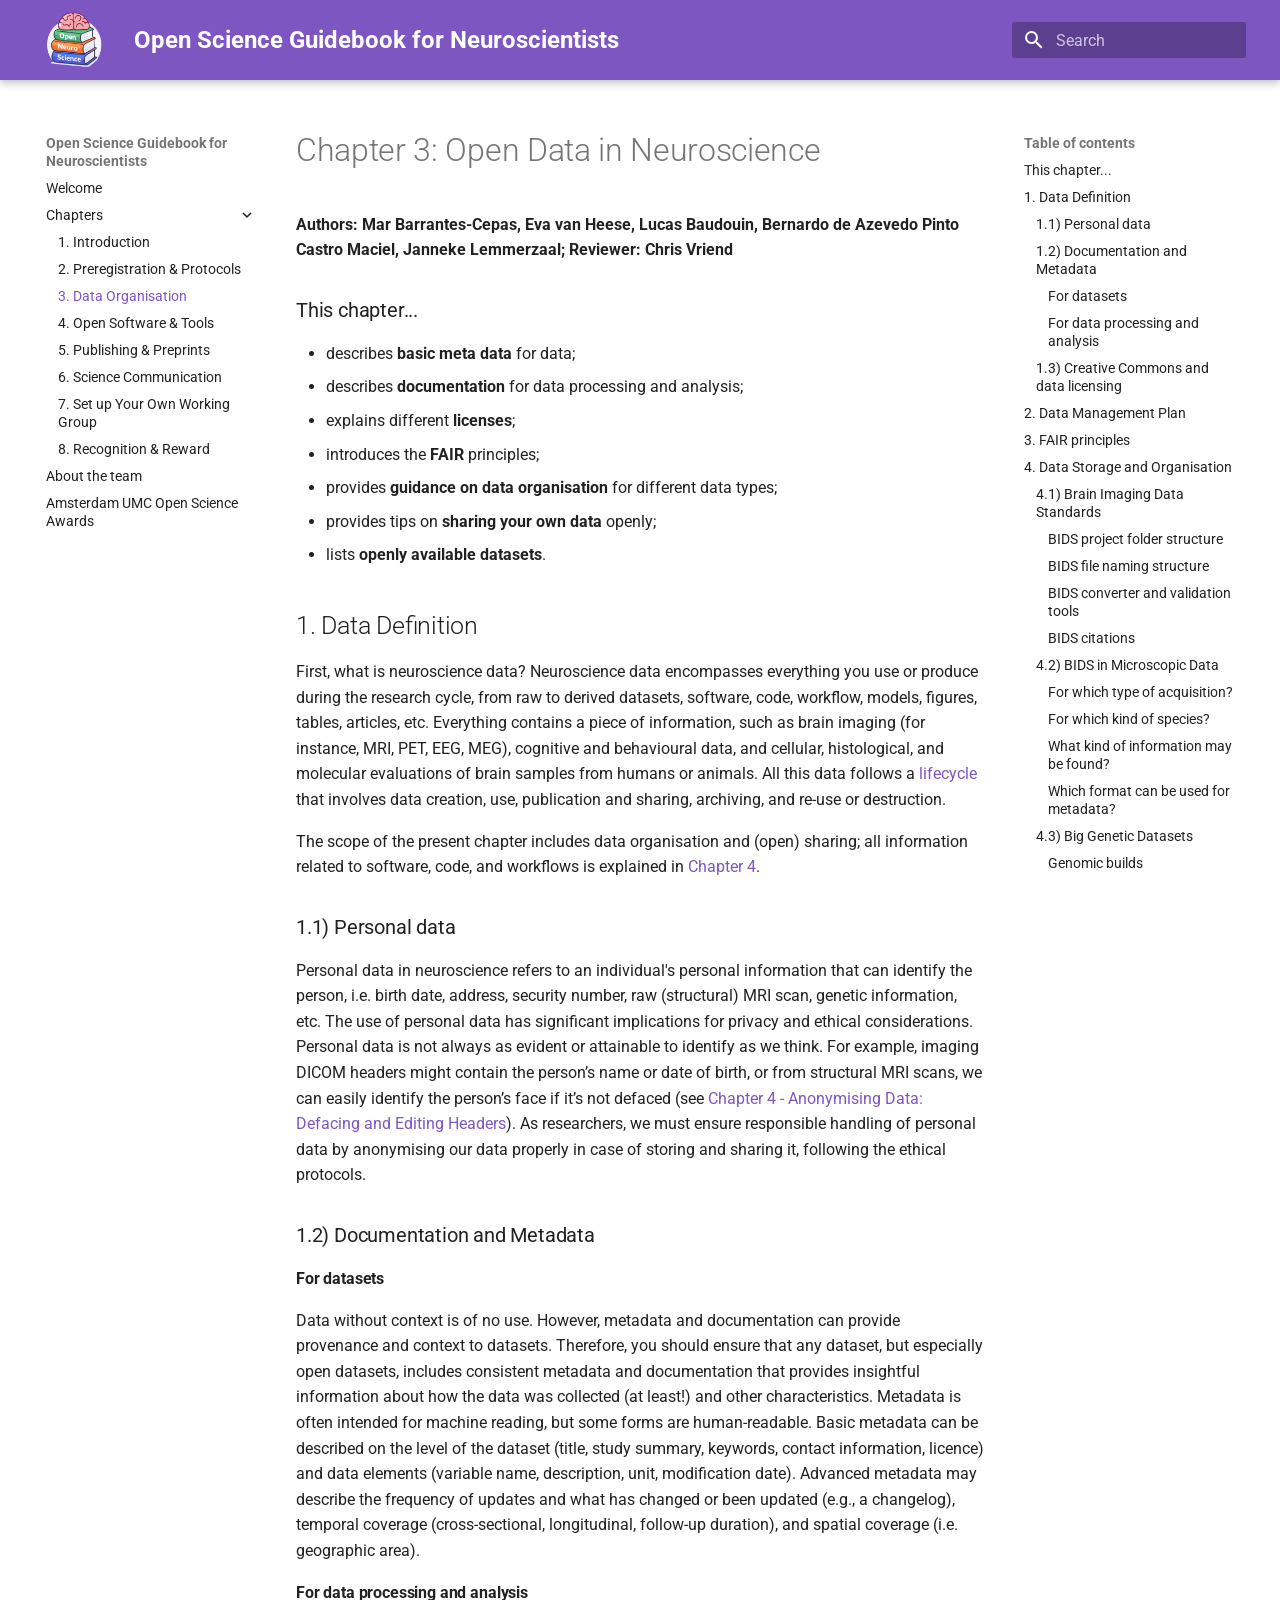
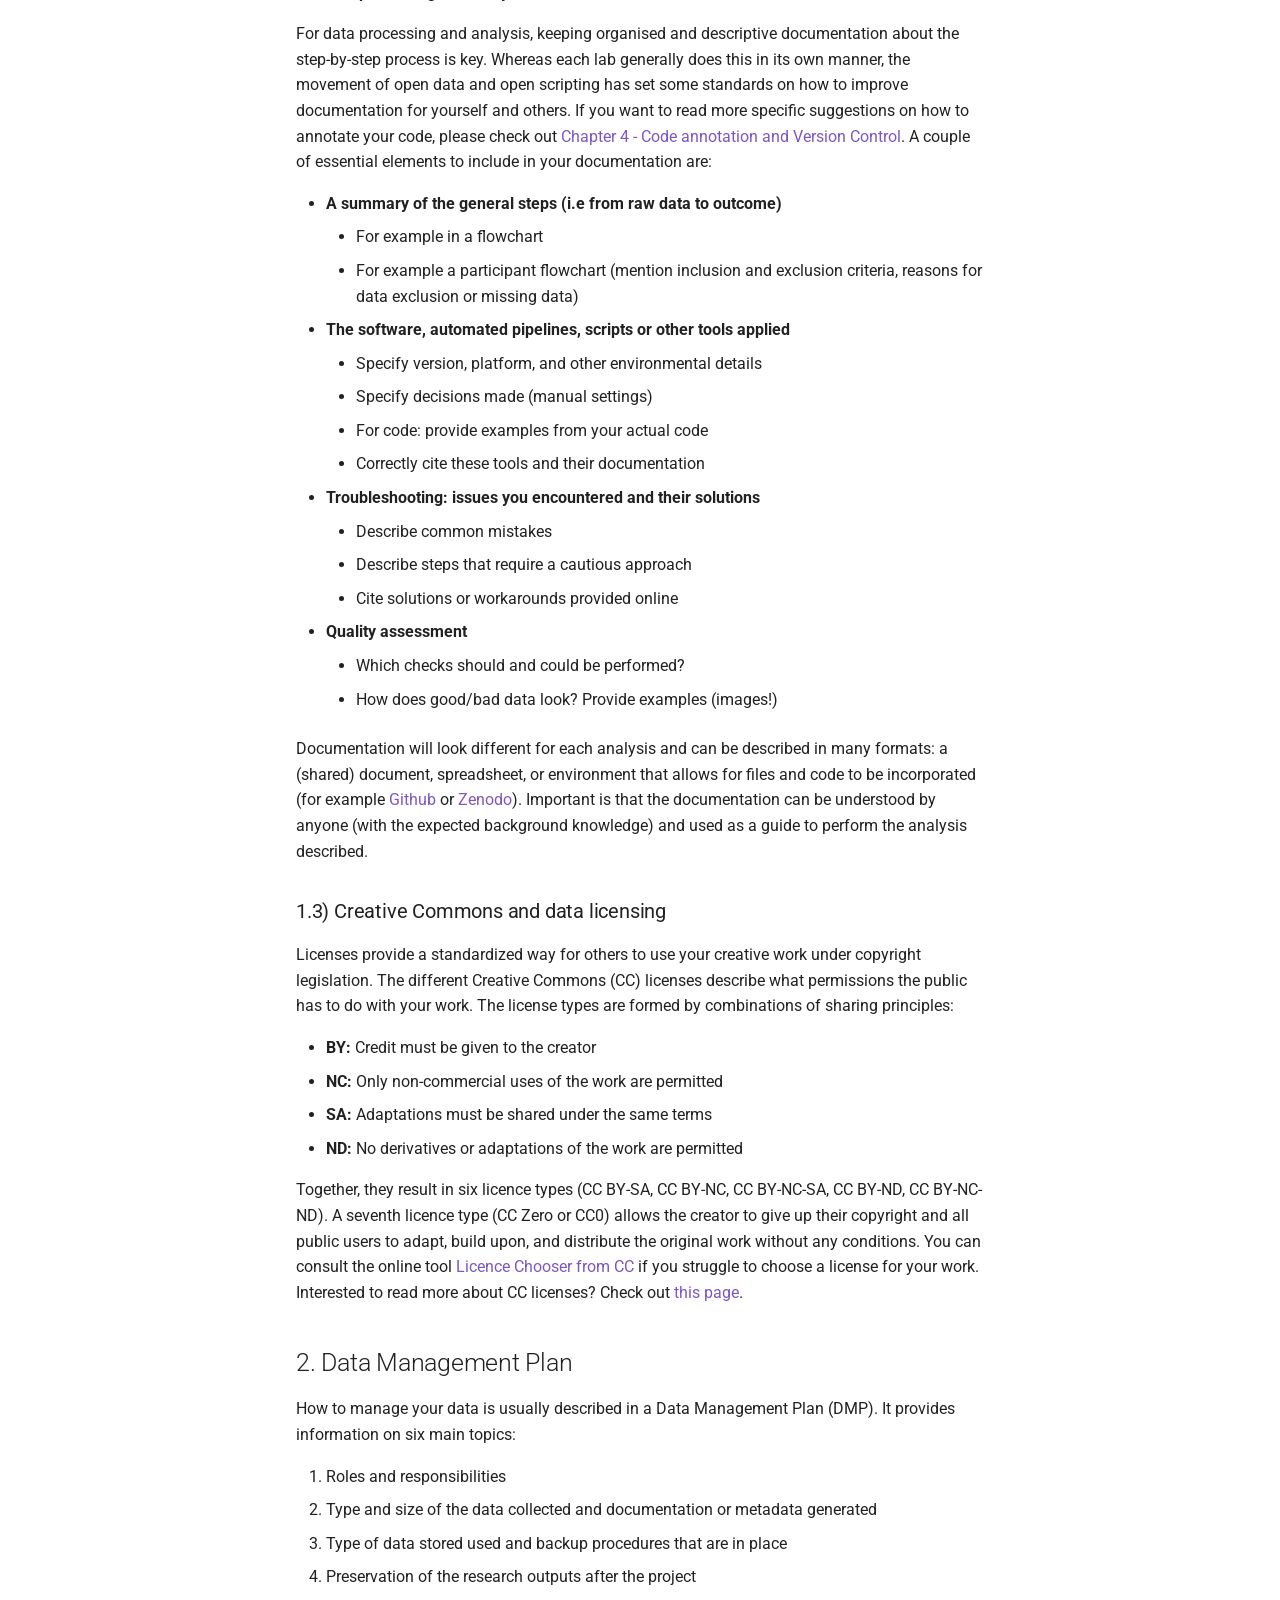
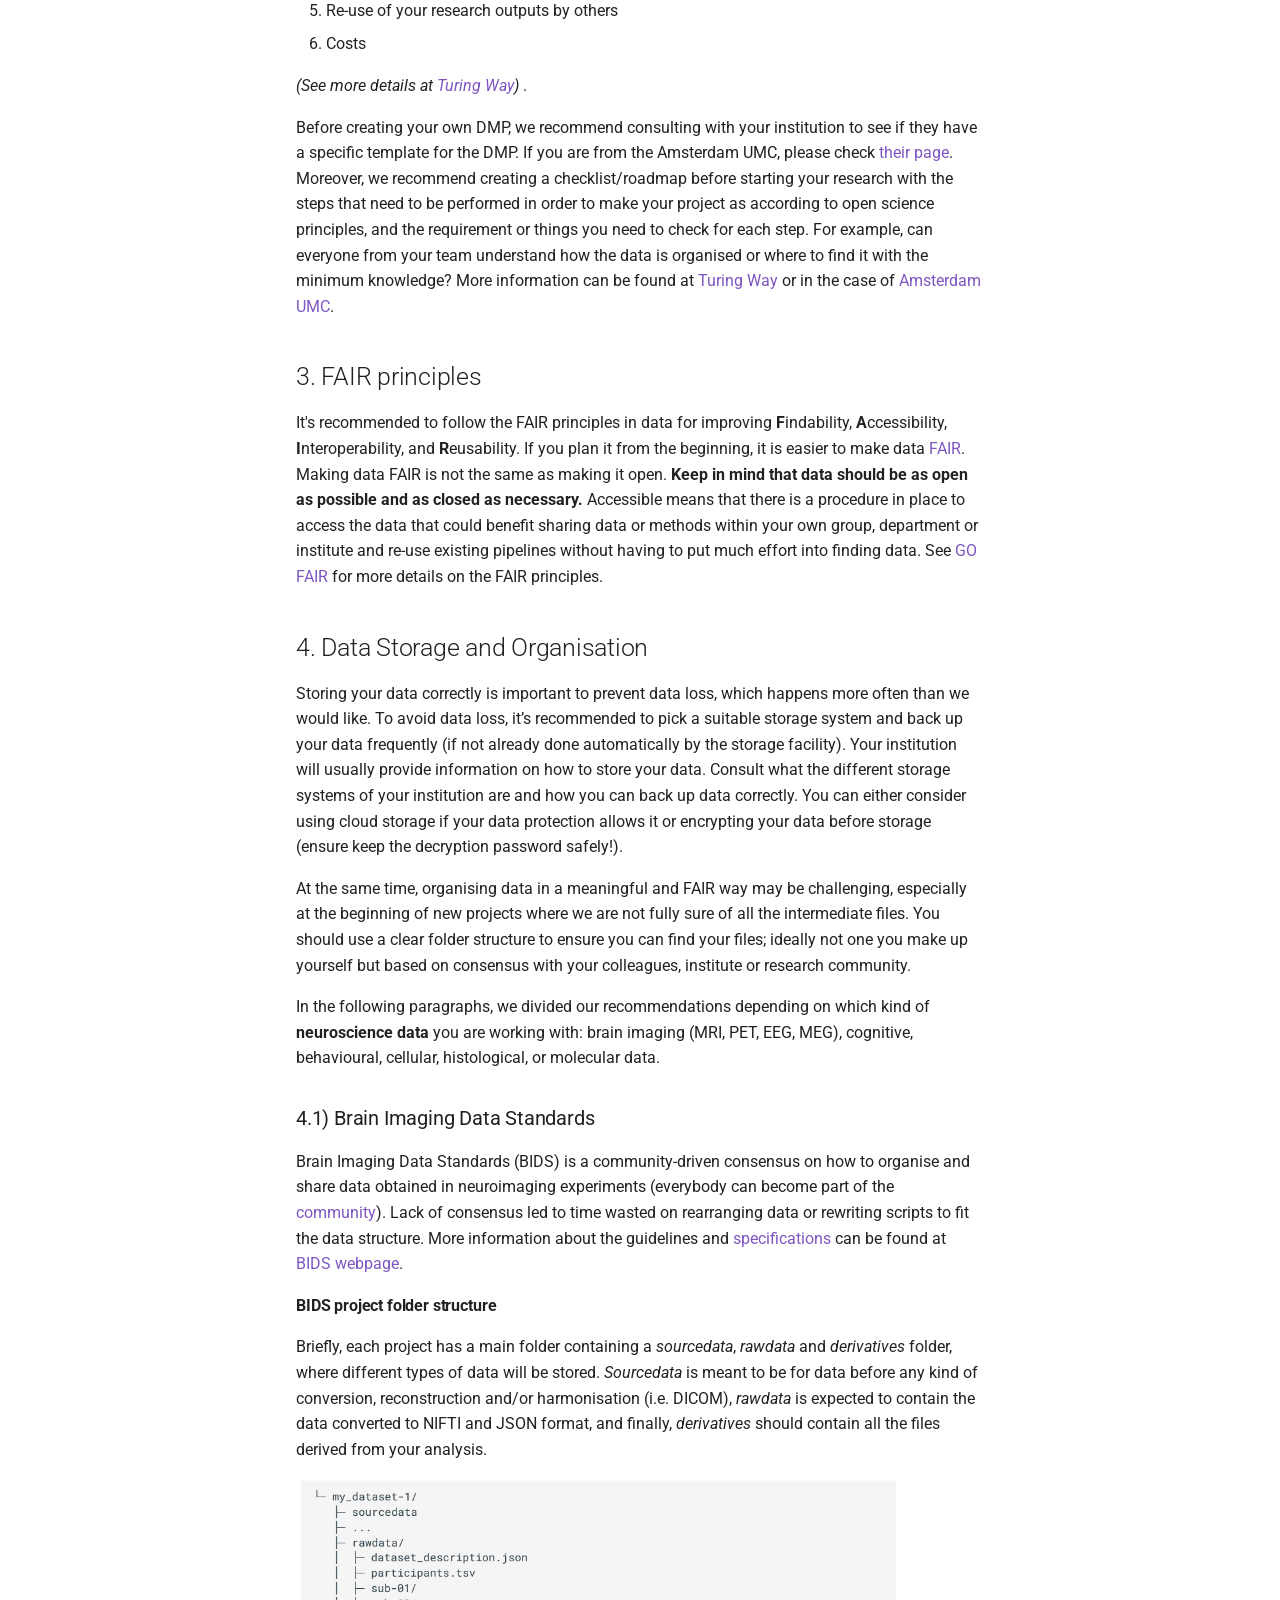
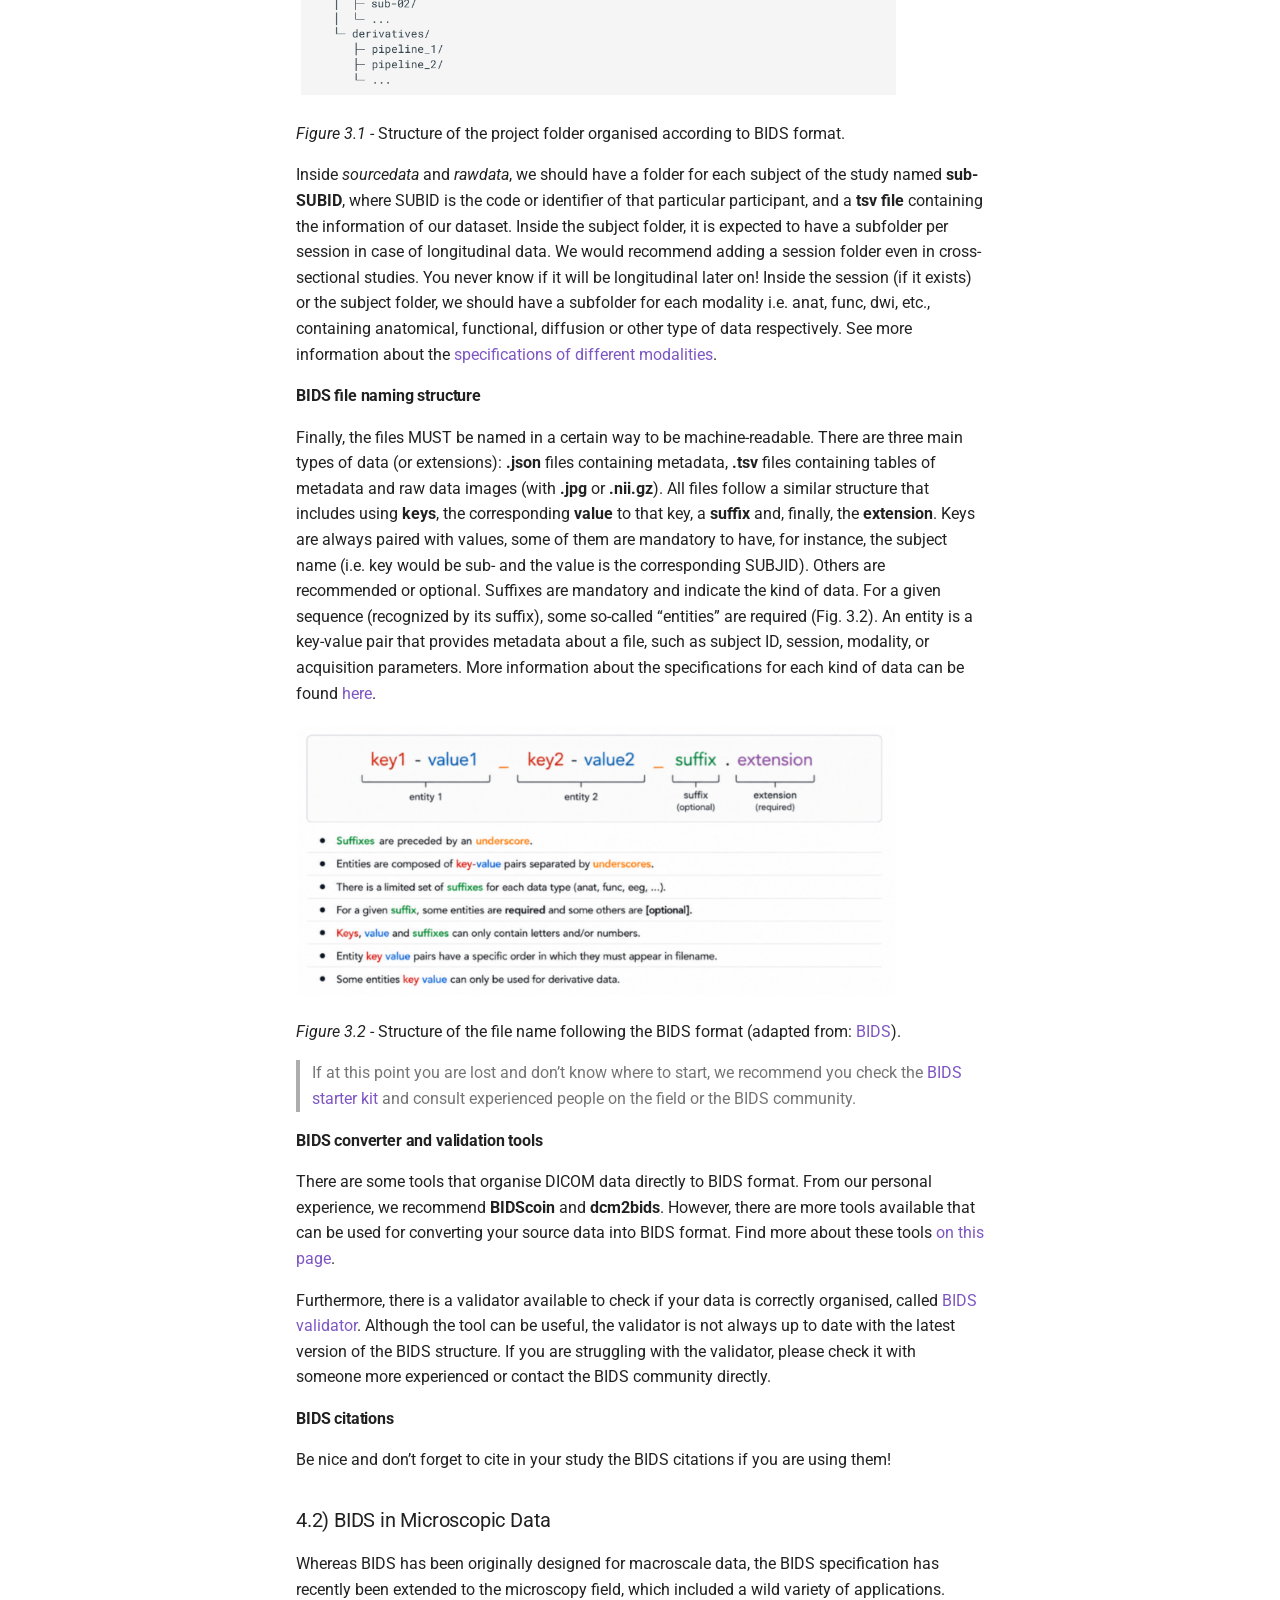
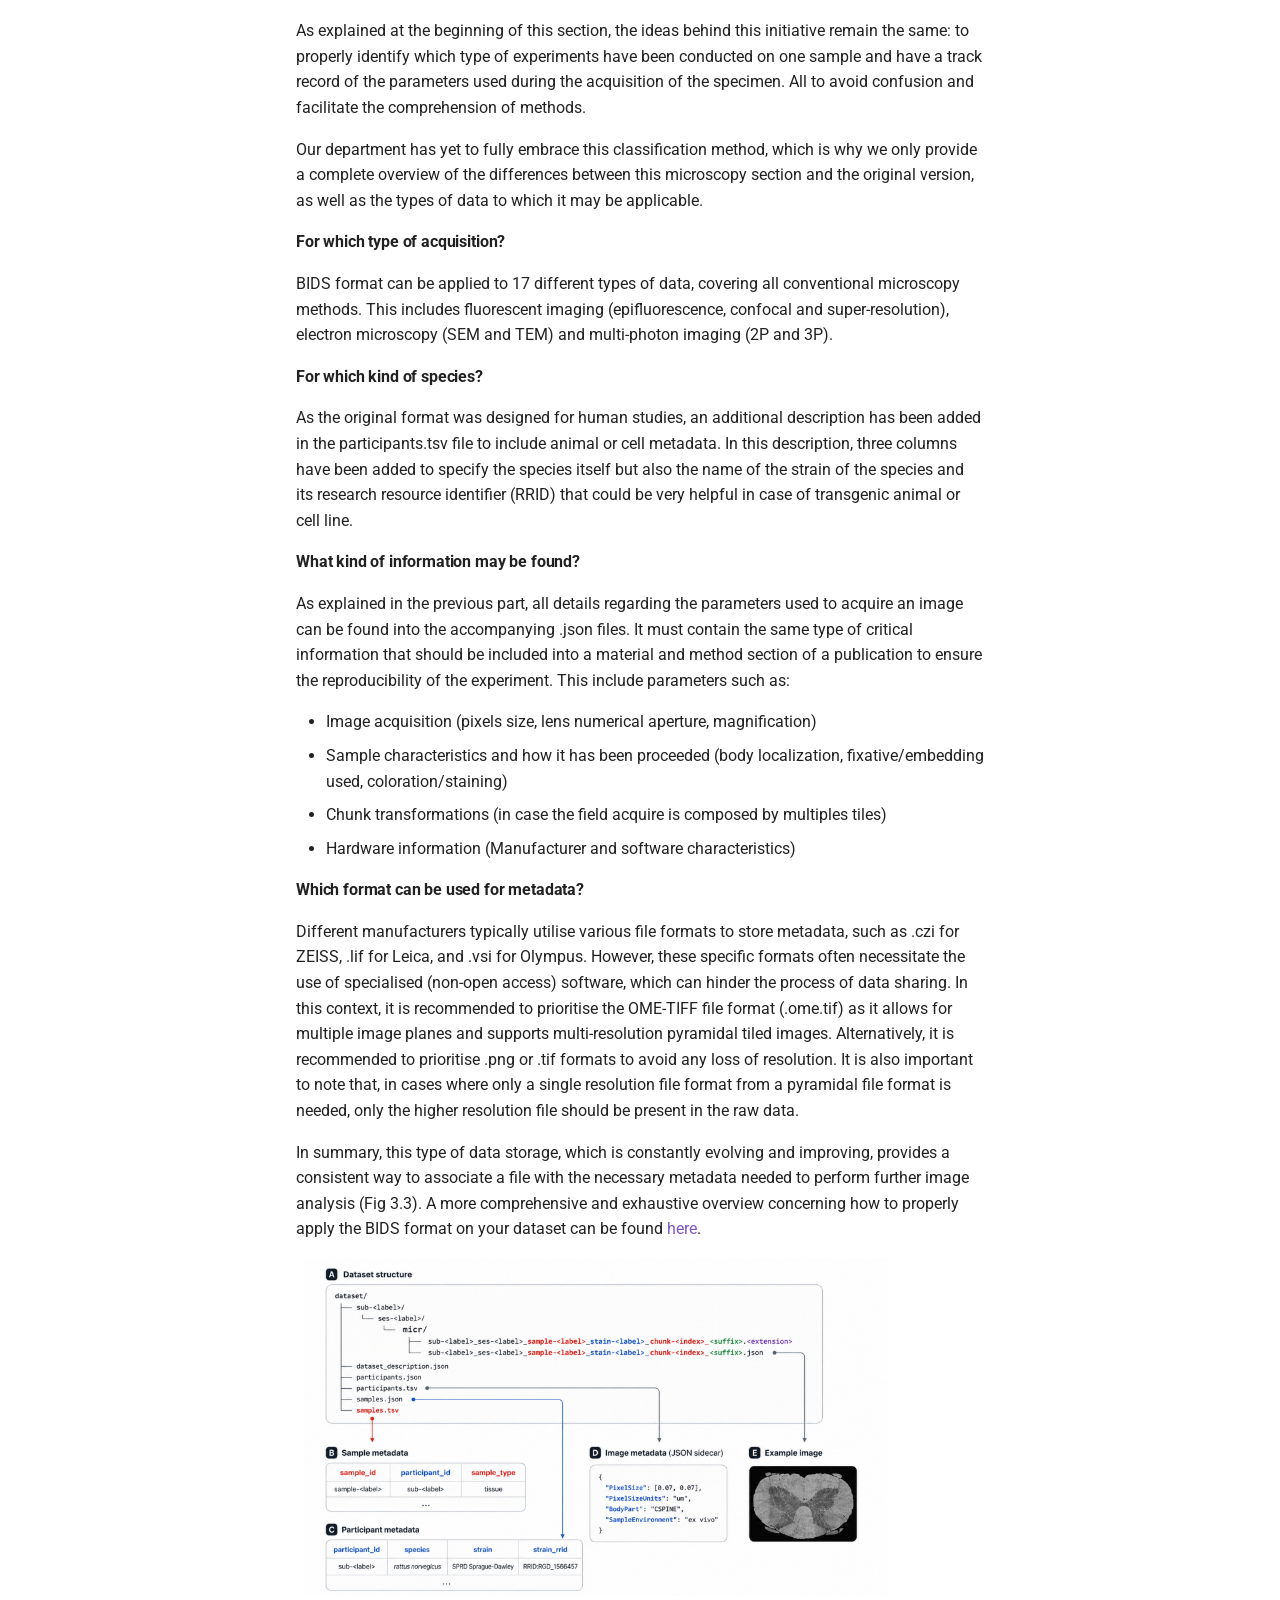
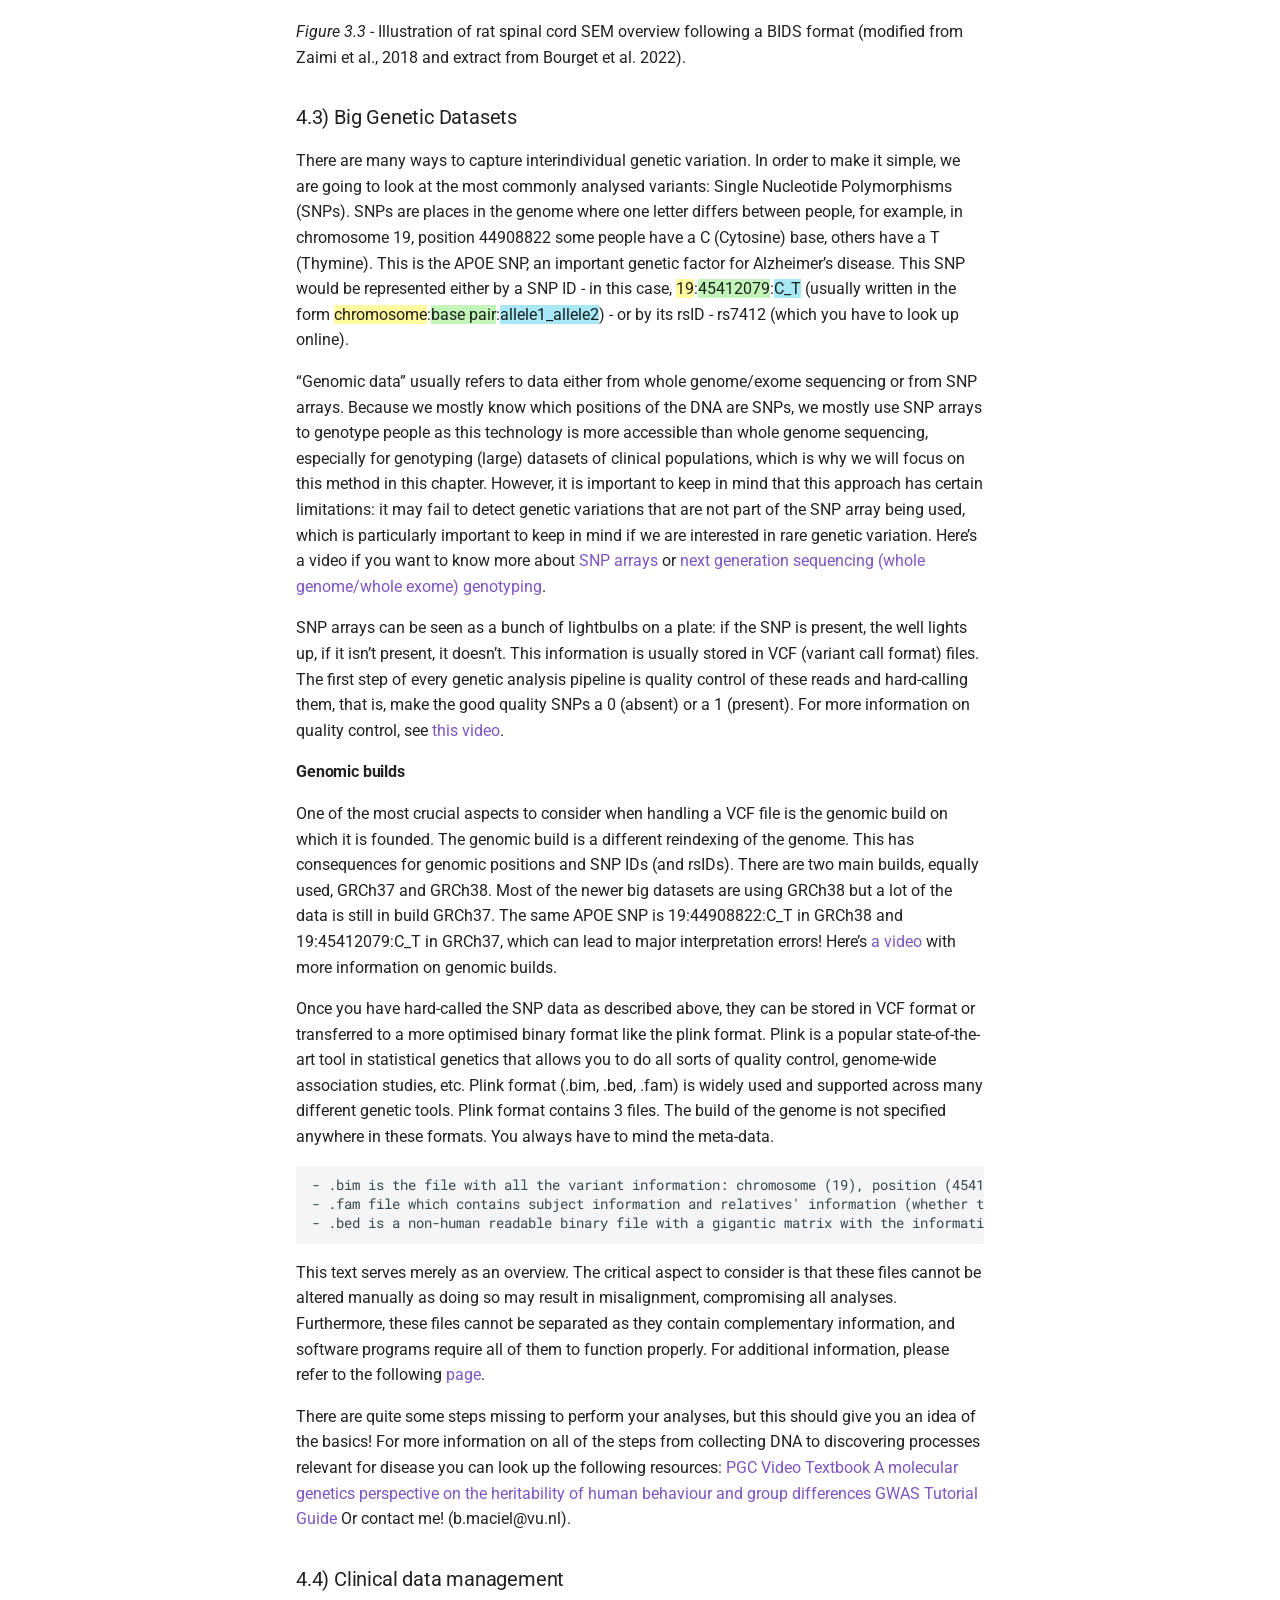
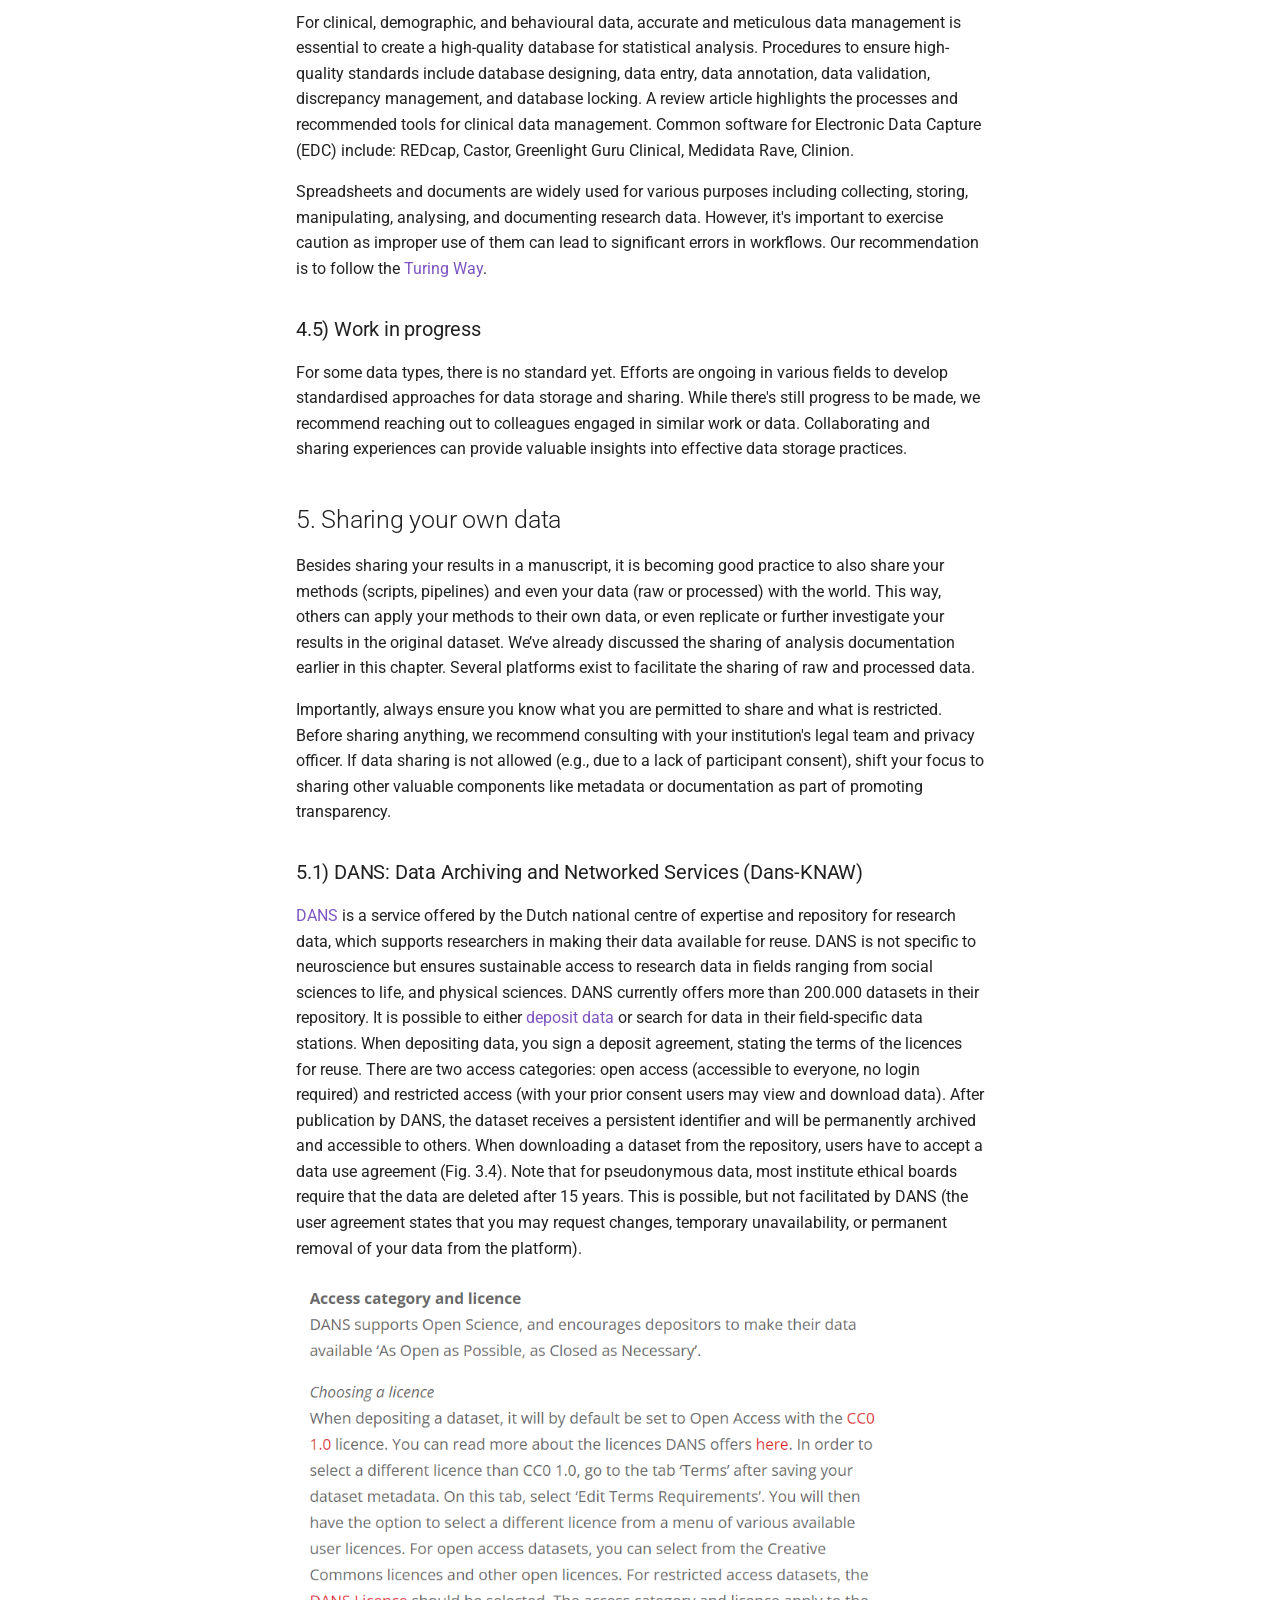
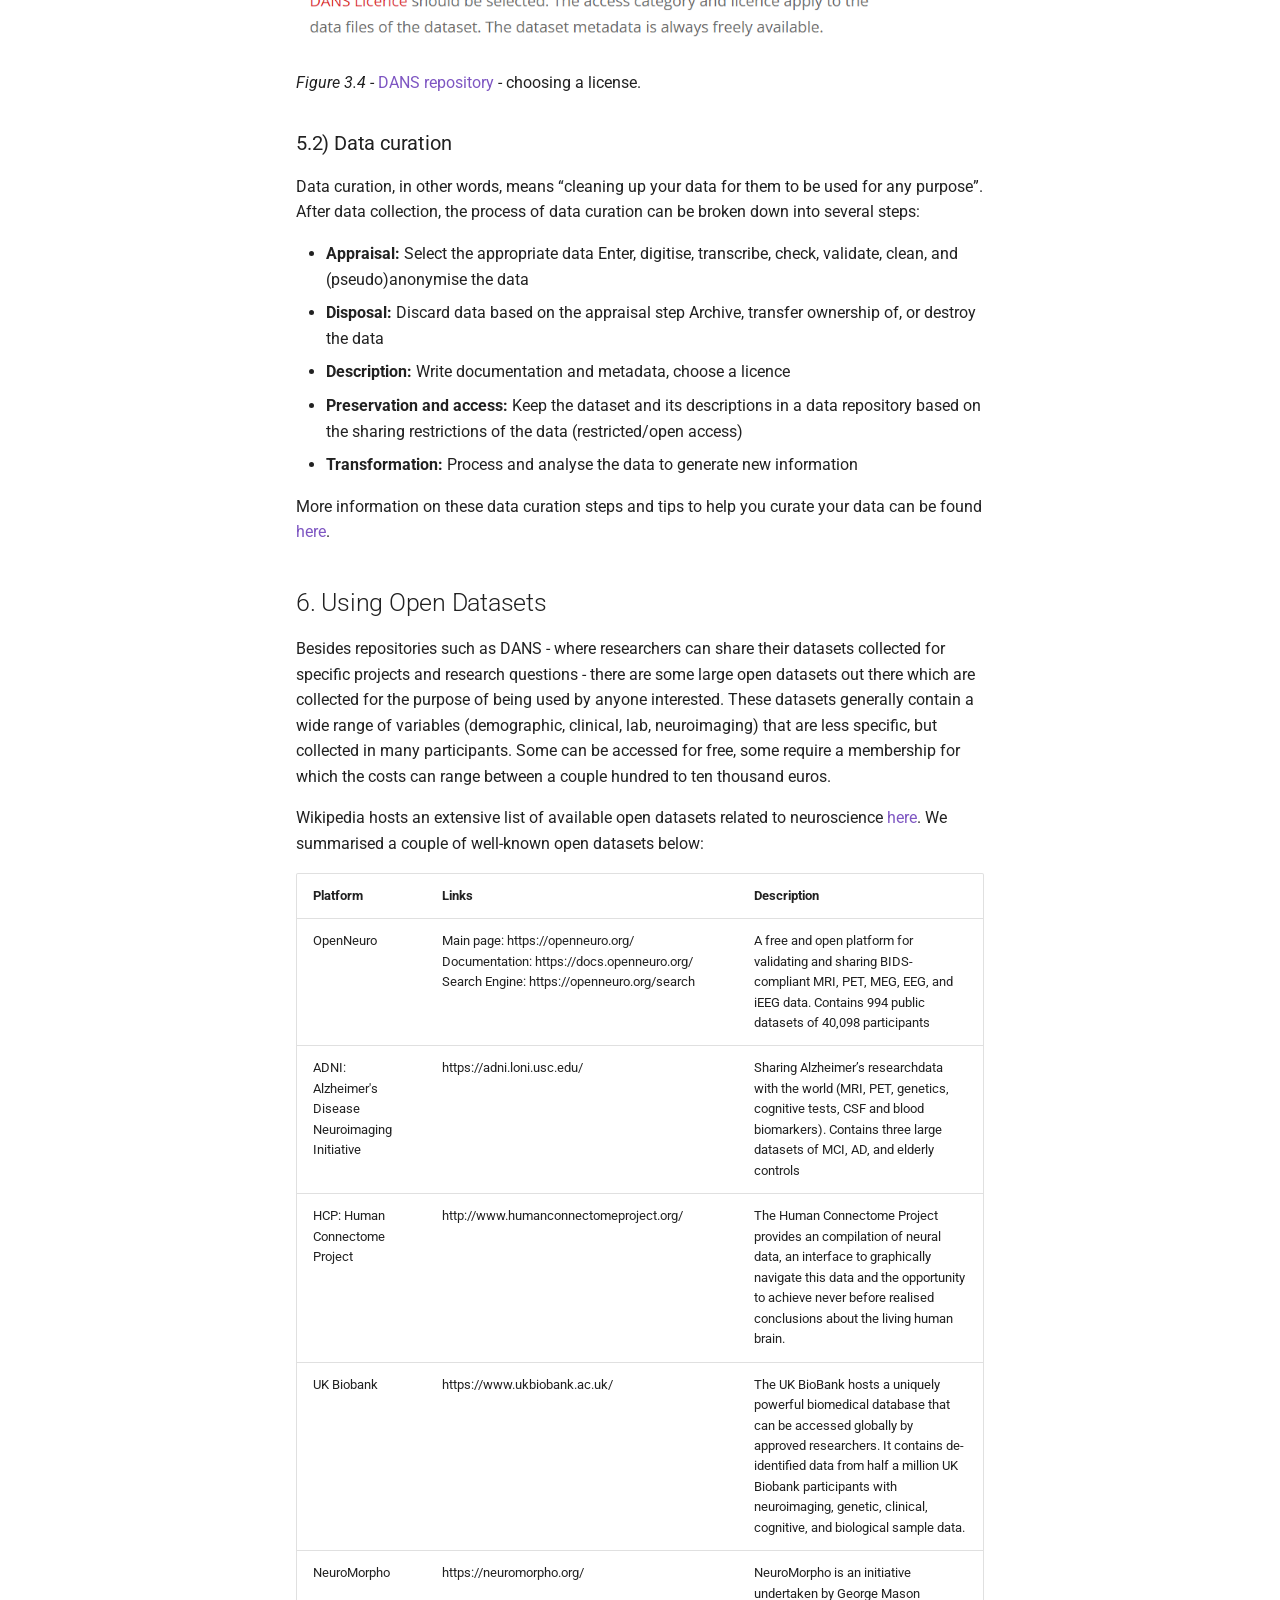
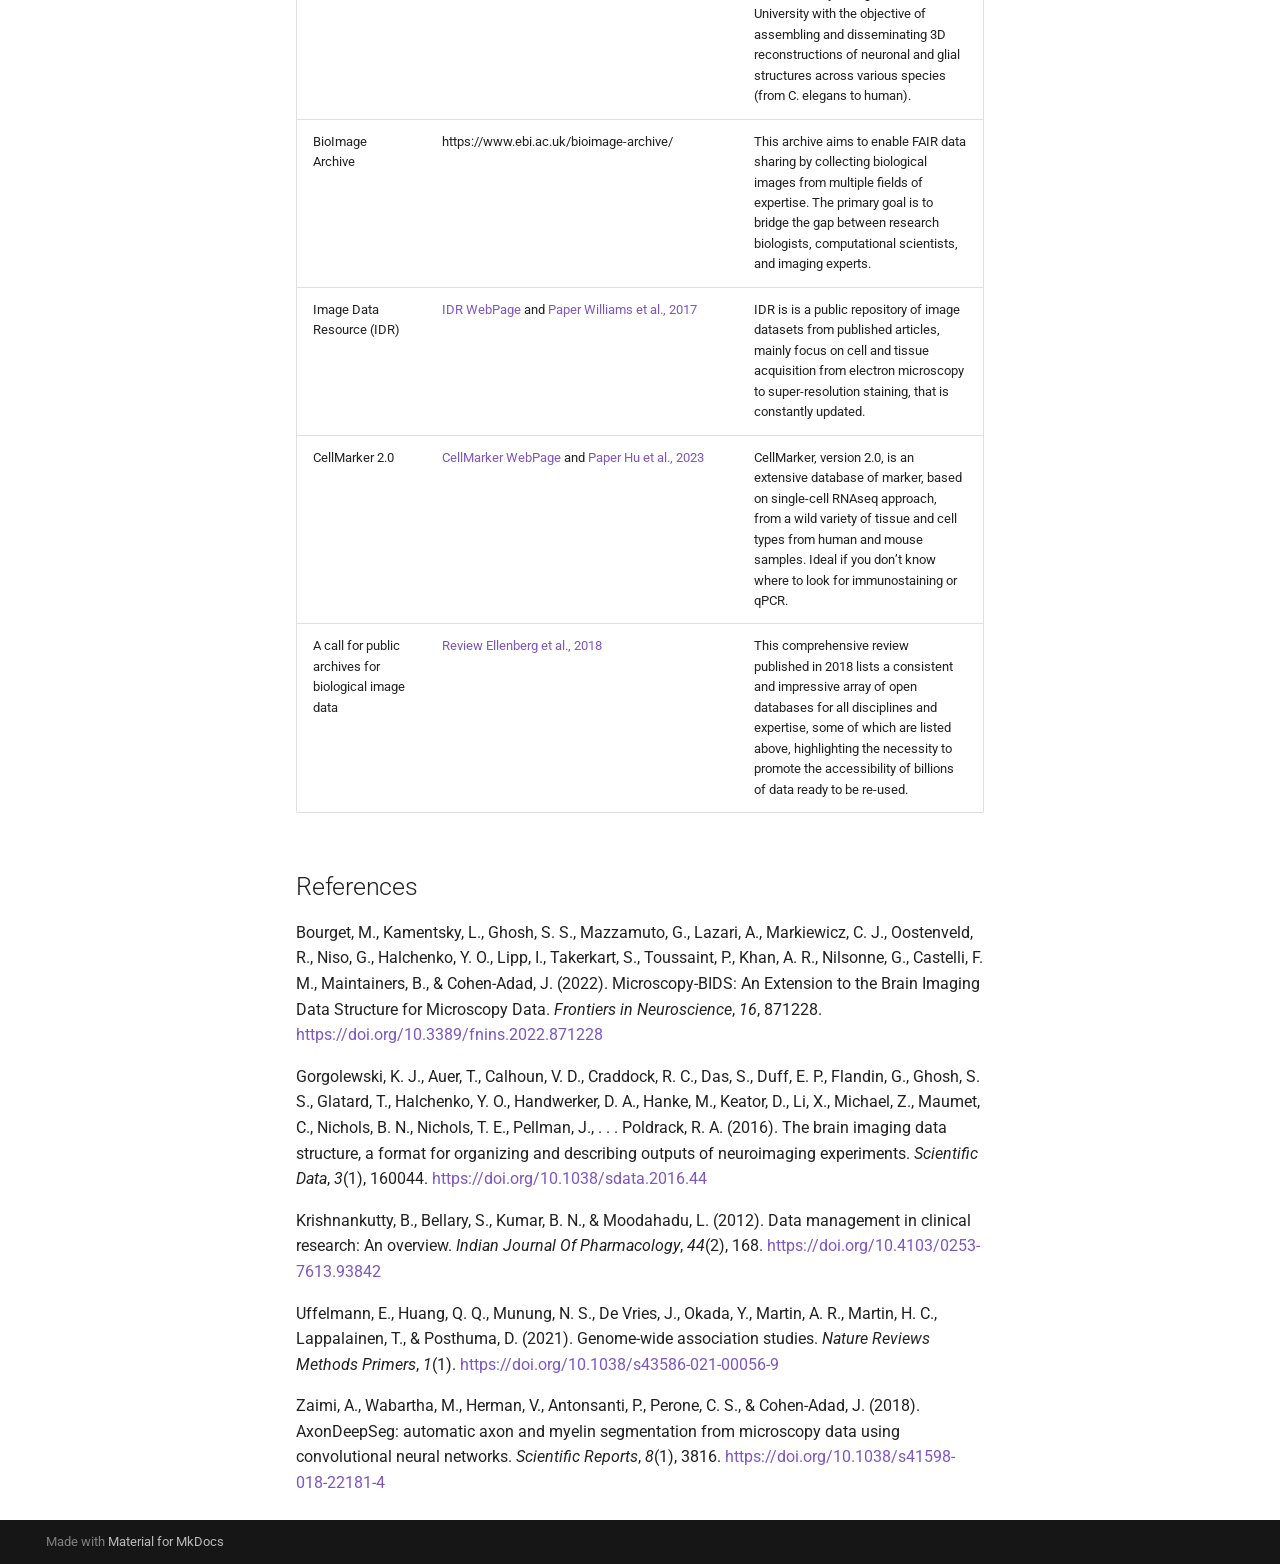
<file: tabs/3-data_organisation/index.html>
<!doctype html>
<html lang="en" class="no-js">
  <head>
    
      <meta charset="utf-8">
      <meta name="viewport" content="width=device-width,initial-scale=1">
      
      
      
      
        <link rel="prev" href="../2-preregistration_protocols/">
      
      
        <link rel="next" href="../4-open_software_tools/">
      
      
        
      
      
      <link rel="icon" href="../../assets/logos/logo_OS_Guidebook.png">
      <meta name="generator" content="mkdocs-1.6.1, mkdocs-material-9.7.6">
    
    
      
        <title>3. Data Organisation - Open Science Guidebook for Neuroscientists</title>
      
    
    
      <link rel="stylesheet" href="../../assets/stylesheets/main.484c7ddc.min.css">
      
        
        <link rel="stylesheet" href="../../assets/stylesheets/palette.ab4e12ef.min.css">
      
      


    
    
      
    
    
      
        
        
        <link rel="preconnect" href="https://fonts.gstatic.com" crossorigin>
        <link rel="stylesheet" href="https://fonts.googleapis.com/css?family=Roboto:300,300i,400,400i,700,700i%7CRoboto+Mono:400,400i,700,700i&display=fallback">
        <style>:root{--md-text-font:"Roboto";--md-code-font:"Roboto Mono"}</style>
      
    
    
      <link rel="stylesheet" href="../../stylesheets/extra.css">
    
    <script>__md_scope=new URL("../..",location),__md_hash=e=>[...e].reduce(((e,_)=>(e<<5)-e+_.charCodeAt(0)),0),__md_get=(e,_=localStorage,t=__md_scope)=>JSON.parse(_.getItem(t.pathname+"."+e)),__md_set=(e,_,t=localStorage,a=__md_scope)=>{try{t.setItem(a.pathname+"."+e,JSON.stringify(_))}catch(e){}}</script>
    
      

    
    
  </head>
  
  
    
    
    
    
    
    <body dir="ltr" data-md-color-scheme="default" data-md-color-primary="deep-purple" data-md-color-accent="indigo">
  
    
    <input class="md-toggle" data-md-toggle="drawer" type="checkbox" id="__drawer" autocomplete="off">
    <input class="md-toggle" data-md-toggle="search" type="checkbox" id="__search" autocomplete="off">
    <label class="md-overlay" for="__drawer"></label>
    <div data-md-component="skip">
      
        
        <a href="#chapter-3-open-data-in-neuroscience" class="md-skip">
          Skip to content
        </a>
      
    </div>
    <div data-md-component="announce">
      
    </div>
    
    
      

  

<header class="md-header md-header--shadow" data-md-component="header">
  <nav class="md-header__inner md-grid" aria-label="Header">
    <a href="../.." title="Open Science Guidebook for Neuroscientists" class="md-header__button md-logo" aria-label="Open Science Guidebook for Neuroscientists" data-md-component="logo">
      
  <img src="../../assets/logos/logo_OS_Guidebook.png" alt="logo">

    </a>
    <label class="md-header__button md-icon" for="__drawer">
      
      <svg xmlns="http://www.w3.org/2000/svg" viewBox="0 0 24 24"><path d="M3 6h18v2H3zm0 5h18v2H3zm0 5h18v2H3z"/></svg>
    </label>
    <div class="md-header__title" data-md-component="header-title">
      <div class="md-header__ellipsis">
        <div class="md-header__topic">
          <span class="md-ellipsis">
            Open Science Guidebook for Neuroscientists
          </span>
        </div>
        <div class="md-header__topic" data-md-component="header-topic">
          <span class="md-ellipsis">
            
              3. Data Organisation
            
          </span>
        </div>
      </div>
    </div>
    
      
    
    
    
    
      
      
        <label class="md-header__button md-icon" for="__search">
          
          <svg xmlns="http://www.w3.org/2000/svg" viewBox="0 0 24 24"><path d="M9.5 3A6.5 6.5 0 0 1 16 9.5c0 1.61-.59 3.09-1.56 4.23l.27.27h.79l5 5-1.5 1.5-5-5v-.79l-.27-.27A6.52 6.52 0 0 1 9.5 16 6.5 6.5 0 0 1 3 9.5 6.5 6.5 0 0 1 9.5 3m0 2C7 5 5 7 5 9.5S7 14 9.5 14 14 12 14 9.5 12 5 9.5 5"/></svg>
        </label>
        <div class="md-search" data-md-component="search" role="dialog">
  <label class="md-search__overlay" for="__search"></label>
  <div class="md-search__inner" role="search">
    <form class="md-search__form" name="search">
      <input type="text" class="md-search__input" name="query" aria-label="Search" placeholder="Search" autocapitalize="off" autocorrect="off" autocomplete="off" spellcheck="false" data-md-component="search-query" required>
      <label class="md-search__icon md-icon" for="__search">
        
        <svg xmlns="http://www.w3.org/2000/svg" viewBox="0 0 24 24"><path d="M9.5 3A6.5 6.5 0 0 1 16 9.5c0 1.61-.59 3.09-1.56 4.23l.27.27h.79l5 5-1.5 1.5-5-5v-.79l-.27-.27A6.52 6.52 0 0 1 9.5 16 6.5 6.5 0 0 1 3 9.5 6.5 6.5 0 0 1 9.5 3m0 2C7 5 5 7 5 9.5S7 14 9.5 14 14 12 14 9.5 12 5 9.5 5"/></svg>
        
        <svg xmlns="http://www.w3.org/2000/svg" viewBox="0 0 24 24"><path d="M20 11v2H8l5.5 5.5-1.42 1.42L4.16 12l7.92-7.92L13.5 5.5 8 11z"/></svg>
      </label>
      <nav class="md-search__options" aria-label="Search">
        
        <button type="reset" class="md-search__icon md-icon" title="Clear" aria-label="Clear" tabindex="-1">
          
          <svg xmlns="http://www.w3.org/2000/svg" viewBox="0 0 24 24"><path d="M19 6.41 17.59 5 12 10.59 6.41 5 5 6.41 10.59 12 5 17.59 6.41 19 12 13.41 17.59 19 19 17.59 13.41 12z"/></svg>
        </button>
      </nav>
      
    </form>
    <div class="md-search__output">
      <div class="md-search__scrollwrap" tabindex="0" data-md-scrollfix>
        <div class="md-search-result" data-md-component="search-result">
          <div class="md-search-result__meta">
            Initializing search
          </div>
          <ol class="md-search-result__list" role="presentation"></ol>
        </div>
      </div>
    </div>
  </div>
</div>
      
    
    
  </nav>
  
</header>
    
    <div class="md-container" data-md-component="container">
      
      
        
          
        
      
      <main class="md-main" data-md-component="main">
        <div class="md-main__inner md-grid">
          
            
              
              <div class="md-sidebar md-sidebar--primary" data-md-component="sidebar" data-md-type="navigation" >
                <div class="md-sidebar__scrollwrap">
                  <div class="md-sidebar__inner">
                    



<nav class="md-nav md-nav--primary" aria-label="Navigation" data-md-level="0">
  <label class="md-nav__title" for="__drawer">
    <a href="../.." title="Open Science Guidebook for Neuroscientists" class="md-nav__button md-logo" aria-label="Open Science Guidebook for Neuroscientists" data-md-component="logo">
      
  <img src="../../assets/logos/logo_OS_Guidebook.png" alt="logo">

    </a>
    Open Science Guidebook for Neuroscientists
  </label>
  
  <ul class="md-nav__list" data-md-scrollfix>
    
      
      
  
  
  
  
    <li class="md-nav__item">
      <a href="../.." class="md-nav__link">
        
  
  
  <span class="md-ellipsis">
    
  
    Welcome
  

    
  </span>
  
  

      </a>
    </li>
  

    
      
      
  
  
    
  
  
  
    
    
    
    
    
    <li class="md-nav__item md-nav__item--active md-nav__item--nested">
      
        
        
        <input class="md-nav__toggle md-toggle " type="checkbox" id="__nav_2" checked>
        
          
          <label class="md-nav__link" for="__nav_2" id="__nav_2_label" tabindex="0">
            
  
  
  <span class="md-ellipsis">
    
  
    Chapters
  

    
  </span>
  
  

            <span class="md-nav__icon md-icon"></span>
          </label>
        
        <nav class="md-nav" data-md-level="1" aria-labelledby="__nav_2_label" aria-expanded="true">
          <label class="md-nav__title" for="__nav_2">
            <span class="md-nav__icon md-icon"></span>
            
  
    Chapters
  

          </label>
          <ul class="md-nav__list" data-md-scrollfix>
            
              
                
  
  
  
  
    <li class="md-nav__item">
      <a href="../1-introduction/" class="md-nav__link">
        
  
  
  <span class="md-ellipsis">
    
  
    1. Introduction
  

    
  </span>
  
  

      </a>
    </li>
  

              
            
              
                
  
  
  
  
    <li class="md-nav__item">
      <a href="../2-preregistration_protocols/" class="md-nav__link">
        
  
  
  <span class="md-ellipsis">
    
  
    2. Preregistration & Protocols
  

    
  </span>
  
  

      </a>
    </li>
  

              
            
              
                
  
  
    
  
  
  
    <li class="md-nav__item md-nav__item--active">
      
      <input class="md-nav__toggle md-toggle" type="checkbox" id="__toc">
      
      
        
      
      
        <label class="md-nav__link md-nav__link--active" for="__toc">
          
  
  
  <span class="md-ellipsis">
    
  
    3. Data Organisation
  

    
  </span>
  
  

          <span class="md-nav__icon md-icon"></span>
        </label>
      
      <a href="./" class="md-nav__link md-nav__link--active">
        
  
  
  <span class="md-ellipsis">
    
  
    3. Data Organisation
  

    
  </span>
  
  

      </a>
      
        

<nav class="md-nav md-nav--secondary" aria-label="Table of contents">
  
  
  
    
  
  
    <label class="md-nav__title" for="__toc">
      <span class="md-nav__icon md-icon"></span>
      Table of contents
    </label>
    <ul class="md-nav__list" data-md-component="toc" data-md-scrollfix>
      
        <li class="md-nav__item">
  <a href="#this-chapter" class="md-nav__link">
    <span class="md-ellipsis">
      
        This chapter...
      
    </span>
  </a>
  
</li>
      
        <li class="md-nav__item">
  <a href="#1-data-definition" class="md-nav__link">
    <span class="md-ellipsis">
      
        1. Data Definition
      
    </span>
  </a>
  
    <nav class="md-nav" aria-label="1. Data Definition">
      <ul class="md-nav__list">
        
          <li class="md-nav__item">
  <a href="#11-personal-data" class="md-nav__link">
    <span class="md-ellipsis">
      
        1.1) Personal data
      
    </span>
  </a>
  
</li>
        
          <li class="md-nav__item">
  <a href="#12-documentation-and-metadata" class="md-nav__link">
    <span class="md-ellipsis">
      
        1.2) Documentation and Metadata
      
    </span>
  </a>
  
    <nav class="md-nav" aria-label="1.2) Documentation and Metadata">
      <ul class="md-nav__list">
        
          <li class="md-nav__item">
  <a href="#for-datasets" class="md-nav__link">
    <span class="md-ellipsis">
      
        For datasets
      
    </span>
  </a>
  
</li>
        
          <li class="md-nav__item">
  <a href="#for-data-processing-and-analysis" class="md-nav__link">
    <span class="md-ellipsis">
      
        For data processing and analysis
      
    </span>
  </a>
  
</li>
        
      </ul>
    </nav>
  
</li>
        
          <li class="md-nav__item">
  <a href="#13-creative-commons-and-data-licensing" class="md-nav__link">
    <span class="md-ellipsis">
      
        1.3) Creative Commons and data licensing
      
    </span>
  </a>
  
</li>
        
      </ul>
    </nav>
  
</li>
      
        <li class="md-nav__item">
  <a href="#2-data-management-plan" class="md-nav__link">
    <span class="md-ellipsis">
      
        2. Data Management Plan
      
    </span>
  </a>
  
</li>
      
        <li class="md-nav__item">
  <a href="#3-fair-principles" class="md-nav__link">
    <span class="md-ellipsis">
      
        3. FAIR principles
      
    </span>
  </a>
  
</li>
      
        <li class="md-nav__item">
  <a href="#4-data-storage-and-organisation" class="md-nav__link">
    <span class="md-ellipsis">
      
        4. Data Storage and Organisation
      
    </span>
  </a>
  
    <nav class="md-nav" aria-label="4. Data Storage and Organisation">
      <ul class="md-nav__list">
        
          <li class="md-nav__item">
  <a href="#41-brain-imaging-data-standards" class="md-nav__link">
    <span class="md-ellipsis">
      
        4.1) Brain Imaging Data Standards
      
    </span>
  </a>
  
    <nav class="md-nav" aria-label="4.1) Brain Imaging Data Standards">
      <ul class="md-nav__list">
        
          <li class="md-nav__item">
  <a href="#bids-project-folder-structure" class="md-nav__link">
    <span class="md-ellipsis">
      
        BIDS project folder structure
      
    </span>
  </a>
  
</li>
        
          <li class="md-nav__item">
  <a href="#bids-file-naming-structure" class="md-nav__link">
    <span class="md-ellipsis">
      
        BIDS file naming structure
      
    </span>
  </a>
  
</li>
        
          <li class="md-nav__item">
  <a href="#bids-converter-and-validation-tools" class="md-nav__link">
    <span class="md-ellipsis">
      
        BIDS converter and validation tools
      
    </span>
  </a>
  
</li>
        
          <li class="md-nav__item">
  <a href="#bids-citations" class="md-nav__link">
    <span class="md-ellipsis">
      
        BIDS citations
      
    </span>
  </a>
  
</li>
        
      </ul>
    </nav>
  
</li>
        
          <li class="md-nav__item">
  <a href="#42-bids-in-microscopic-data" class="md-nav__link">
    <span class="md-ellipsis">
      
        4.2) BIDS in Microscopic Data
      
    </span>
  </a>
  
    <nav class="md-nav" aria-label="4.2) BIDS in Microscopic Data">
      <ul class="md-nav__list">
        
          <li class="md-nav__item">
  <a href="#for-which-type-of-acquisition" class="md-nav__link">
    <span class="md-ellipsis">
      
        For which type of acquisition?
      
    </span>
  </a>
  
</li>
        
          <li class="md-nav__item">
  <a href="#for-which-kind-of-species" class="md-nav__link">
    <span class="md-ellipsis">
      
        For which kind of species?
      
    </span>
  </a>
  
</li>
        
          <li class="md-nav__item">
  <a href="#what-kind-of-information-may-be-found" class="md-nav__link">
    <span class="md-ellipsis">
      
        What kind of information may be found?
      
    </span>
  </a>
  
</li>
        
          <li class="md-nav__item">
  <a href="#which-format-can-be-used-for-metadata" class="md-nav__link">
    <span class="md-ellipsis">
      
        Which format can be used for metadata?
      
    </span>
  </a>
  
</li>
        
      </ul>
    </nav>
  
</li>
        
          <li class="md-nav__item">
  <a href="#43-big-genetic-datasets" class="md-nav__link">
    <span class="md-ellipsis">
      
        4.3) Big Genetic Datasets
      
    </span>
  </a>
  
    <nav class="md-nav" aria-label="4.3) Big Genetic Datasets">
      <ul class="md-nav__list">
        
          <li class="md-nav__item">
  <a href="#genomic-builds" class="md-nav__link">
    <span class="md-ellipsis">
      
        Genomic builds
      
    </span>
  </a>
  
</li>
        
      </ul>
    </nav>
  
</li>
        
          <li class="md-nav__item">
  <a href="#44-clinical-data-management" class="md-nav__link">
    <span class="md-ellipsis">
      
        4.4) Clinical data management
      
    </span>
  </a>
  
</li>
        
          <li class="md-nav__item">
  <a href="#45-work-in-progress" class="md-nav__link">
    <span class="md-ellipsis">
      
        4.5) Work in progress
      
    </span>
  </a>
  
</li>
        
      </ul>
    </nav>
  
</li>
      
        <li class="md-nav__item">
  <a href="#5-sharing-your-own-data" class="md-nav__link">
    <span class="md-ellipsis">
      
        5. Sharing your own data
      
    </span>
  </a>
  
    <nav class="md-nav" aria-label="5. Sharing your own data">
      <ul class="md-nav__list">
        
          <li class="md-nav__item">
  <a href="#51-dans-data-archiving-and-networked-services-dans-knaw" class="md-nav__link">
    <span class="md-ellipsis">
      
        5.1) DANS: Data Archiving and Networked Services (Dans-KNAW)
      
    </span>
  </a>
  
</li>
        
          <li class="md-nav__item">
  <a href="#52-data-curation" class="md-nav__link">
    <span class="md-ellipsis">
      
        5.2) Data curation
      
    </span>
  </a>
  
</li>
        
      </ul>
    </nav>
  
</li>
      
        <li class="md-nav__item">
  <a href="#6-using-open-datasets" class="md-nav__link">
    <span class="md-ellipsis">
      
        6. Using Open Datasets
      
    </span>
  </a>
  
</li>
      
        <li class="md-nav__item">
  <a href="#references" class="md-nav__link">
    <span class="md-ellipsis">
      
        References
      
    </span>
  </a>
  
</li>
      
    </ul>
  
</nav>
      
    </li>
  

              
            
              
                
  
  
  
  
    <li class="md-nav__item">
      <a href="../4-open_software_tools/" class="md-nav__link">
        
  
  
  <span class="md-ellipsis">
    
  
    4. Open Software & Tools
  

    
  </span>
  
  

      </a>
    </li>
  

              
            
              
                
  
  
  
  
    <li class="md-nav__item">
      <a href="../5-publishing_preprints/" class="md-nav__link">
        
  
  
  <span class="md-ellipsis">
    
  
    5. Publishing & Preprints
  

    
  </span>
  
  

      </a>
    </li>
  

              
            
              
                
  
  
  
  
    <li class="md-nav__item">
      <a href="../6-communication/" class="md-nav__link">
        
  
  
  <span class="md-ellipsis">
    
  
    6. Science Communication
  

    
  </span>
  
  

      </a>
    </li>
  

              
            
              
                
  
  
  
  
    <li class="md-nav__item">
      <a href="../7-create_open_science_working_group/" class="md-nav__link">
        
  
  
  <span class="md-ellipsis">
    
  
    7. Set up Your Own Working Group
  

    
  </span>
  
  

      </a>
    </li>
  

              
            
              
                
  
  
  
  
    <li class="md-nav__item">
      <a href="../8-recognition_reward/" class="md-nav__link">
        
  
  
  <span class="md-ellipsis">
    
  
    8. Recognition & Reward
  

    
  </span>
  
  

      </a>
    </li>
  

              
            
          </ul>
        </nav>
      
    </li>
  

    
      
      
  
  
  
  
    <li class="md-nav__item">
      <a href="../../working_group/core_team/" class="md-nav__link">
        
  
  
  <span class="md-ellipsis">
    
  
    About the team
  

    
  </span>
  
  

      </a>
    </li>
  

    
      
      
  
  
  
  
    <li class="md-nav__item">
      <a href="../../awards/aumc_awards/" class="md-nav__link">
        
  
  
  <span class="md-ellipsis">
    
  
    Amsterdam UMC Open Science Awards
  

    
  </span>
  
  

      </a>
    </li>
  

    
  </ul>
</nav>
                  </div>
                </div>
              </div>
            
            
              
              <div class="md-sidebar md-sidebar--secondary" data-md-component="sidebar" data-md-type="toc" >
                <div class="md-sidebar__scrollwrap">
                  <div class="md-sidebar__inner">
                    

<nav class="md-nav md-nav--secondary" aria-label="Table of contents">
  
  
  
    
  
  
    <label class="md-nav__title" for="__toc">
      <span class="md-nav__icon md-icon"></span>
      Table of contents
    </label>
    <ul class="md-nav__list" data-md-component="toc" data-md-scrollfix>
      
        <li class="md-nav__item">
  <a href="#this-chapter" class="md-nav__link">
    <span class="md-ellipsis">
      
        This chapter...
      
    </span>
  </a>
  
</li>
      
        <li class="md-nav__item">
  <a href="#1-data-definition" class="md-nav__link">
    <span class="md-ellipsis">
      
        1. Data Definition
      
    </span>
  </a>
  
    <nav class="md-nav" aria-label="1. Data Definition">
      <ul class="md-nav__list">
        
          <li class="md-nav__item">
  <a href="#11-personal-data" class="md-nav__link">
    <span class="md-ellipsis">
      
        1.1) Personal data
      
    </span>
  </a>
  
</li>
        
          <li class="md-nav__item">
  <a href="#12-documentation-and-metadata" class="md-nav__link">
    <span class="md-ellipsis">
      
        1.2) Documentation and Metadata
      
    </span>
  </a>
  
    <nav class="md-nav" aria-label="1.2) Documentation and Metadata">
      <ul class="md-nav__list">
        
          <li class="md-nav__item">
  <a href="#for-datasets" class="md-nav__link">
    <span class="md-ellipsis">
      
        For datasets
      
    </span>
  </a>
  
</li>
        
          <li class="md-nav__item">
  <a href="#for-data-processing-and-analysis" class="md-nav__link">
    <span class="md-ellipsis">
      
        For data processing and analysis
      
    </span>
  </a>
  
</li>
        
      </ul>
    </nav>
  
</li>
        
          <li class="md-nav__item">
  <a href="#13-creative-commons-and-data-licensing" class="md-nav__link">
    <span class="md-ellipsis">
      
        1.3) Creative Commons and data licensing
      
    </span>
  </a>
  
</li>
        
      </ul>
    </nav>
  
</li>
      
        <li class="md-nav__item">
  <a href="#2-data-management-plan" class="md-nav__link">
    <span class="md-ellipsis">
      
        2. Data Management Plan
      
    </span>
  </a>
  
</li>
      
        <li class="md-nav__item">
  <a href="#3-fair-principles" class="md-nav__link">
    <span class="md-ellipsis">
      
        3. FAIR principles
      
    </span>
  </a>
  
</li>
      
        <li class="md-nav__item">
  <a href="#4-data-storage-and-organisation" class="md-nav__link">
    <span class="md-ellipsis">
      
        4. Data Storage and Organisation
      
    </span>
  </a>
  
    <nav class="md-nav" aria-label="4. Data Storage and Organisation">
      <ul class="md-nav__list">
        
          <li class="md-nav__item">
  <a href="#41-brain-imaging-data-standards" class="md-nav__link">
    <span class="md-ellipsis">
      
        4.1) Brain Imaging Data Standards
      
    </span>
  </a>
  
    <nav class="md-nav" aria-label="4.1) Brain Imaging Data Standards">
      <ul class="md-nav__list">
        
          <li class="md-nav__item">
  <a href="#bids-project-folder-structure" class="md-nav__link">
    <span class="md-ellipsis">
      
        BIDS project folder structure
      
    </span>
  </a>
  
</li>
        
          <li class="md-nav__item">
  <a href="#bids-file-naming-structure" class="md-nav__link">
    <span class="md-ellipsis">
      
        BIDS file naming structure
      
    </span>
  </a>
  
</li>
        
          <li class="md-nav__item">
  <a href="#bids-converter-and-validation-tools" class="md-nav__link">
    <span class="md-ellipsis">
      
        BIDS converter and validation tools
      
    </span>
  </a>
  
</li>
        
          <li class="md-nav__item">
  <a href="#bids-citations" class="md-nav__link">
    <span class="md-ellipsis">
      
        BIDS citations
      
    </span>
  </a>
  
</li>
        
      </ul>
    </nav>
  
</li>
        
          <li class="md-nav__item">
  <a href="#42-bids-in-microscopic-data" class="md-nav__link">
    <span class="md-ellipsis">
      
        4.2) BIDS in Microscopic Data
      
    </span>
  </a>
  
    <nav class="md-nav" aria-label="4.2) BIDS in Microscopic Data">
      <ul class="md-nav__list">
        
          <li class="md-nav__item">
  <a href="#for-which-type-of-acquisition" class="md-nav__link">
    <span class="md-ellipsis">
      
        For which type of acquisition?
      
    </span>
  </a>
  
</li>
        
          <li class="md-nav__item">
  <a href="#for-which-kind-of-species" class="md-nav__link">
    <span class="md-ellipsis">
      
        For which kind of species?
      
    </span>
  </a>
  
</li>
        
          <li class="md-nav__item">
  <a href="#what-kind-of-information-may-be-found" class="md-nav__link">
    <span class="md-ellipsis">
      
        What kind of information may be found?
      
    </span>
  </a>
  
</li>
        
          <li class="md-nav__item">
  <a href="#which-format-can-be-used-for-metadata" class="md-nav__link">
    <span class="md-ellipsis">
      
        Which format can be used for metadata?
      
    </span>
  </a>
  
</li>
        
      </ul>
    </nav>
  
</li>
        
          <li class="md-nav__item">
  <a href="#43-big-genetic-datasets" class="md-nav__link">
    <span class="md-ellipsis">
      
        4.3) Big Genetic Datasets
      
    </span>
  </a>
  
    <nav class="md-nav" aria-label="4.3) Big Genetic Datasets">
      <ul class="md-nav__list">
        
          <li class="md-nav__item">
  <a href="#genomic-builds" class="md-nav__link">
    <span class="md-ellipsis">
      
        Genomic builds
      
    </span>
  </a>
  
</li>
        
      </ul>
    </nav>
  
</li>
        
          <li class="md-nav__item">
  <a href="#44-clinical-data-management" class="md-nav__link">
    <span class="md-ellipsis">
      
        4.4) Clinical data management
      
    </span>
  </a>
  
</li>
        
          <li class="md-nav__item">
  <a href="#45-work-in-progress" class="md-nav__link">
    <span class="md-ellipsis">
      
        4.5) Work in progress
      
    </span>
  </a>
  
</li>
        
      </ul>
    </nav>
  
</li>
      
        <li class="md-nav__item">
  <a href="#5-sharing-your-own-data" class="md-nav__link">
    <span class="md-ellipsis">
      
        5. Sharing your own data
      
    </span>
  </a>
  
    <nav class="md-nav" aria-label="5. Sharing your own data">
      <ul class="md-nav__list">
        
          <li class="md-nav__item">
  <a href="#51-dans-data-archiving-and-networked-services-dans-knaw" class="md-nav__link">
    <span class="md-ellipsis">
      
        5.1) DANS: Data Archiving and Networked Services (Dans-KNAW)
      
    </span>
  </a>
  
</li>
        
          <li class="md-nav__item">
  <a href="#52-data-curation" class="md-nav__link">
    <span class="md-ellipsis">
      
        5.2) Data curation
      
    </span>
  </a>
  
</li>
        
      </ul>
    </nav>
  
</li>
      
        <li class="md-nav__item">
  <a href="#6-using-open-datasets" class="md-nav__link">
    <span class="md-ellipsis">
      
        6. Using Open Datasets
      
    </span>
  </a>
  
</li>
      
        <li class="md-nav__item">
  <a href="#references" class="md-nav__link">
    <span class="md-ellipsis">
      
        References
      
    </span>
  </a>
  
</li>
      
    </ul>
  
</nav>
                  </div>
                </div>
              </div>
            
          
          
            <div class="md-content" data-md-component="content">
              
              <article class="md-content__inner md-typeset">
                
                  



<h1 id="chapter-3-open-data-in-neuroscience">Chapter 3: Open Data in Neuroscience</h1>
<p><strong>Authors: Mar Barrantes-Cepas, Eva van Heese, Lucas Baudouin, Bernardo de Azevedo Pinto Castro Maciel, Janneke Lemmerzaal; Reviewer: Chris Vriend</strong></p>
<h3 id="this-chapter">This chapter...</h3>
<ul>
<li>describes <strong>basic meta data</strong> for data;</li>
<li>describes <strong>documentation</strong> for data processing and analysis;</li>
<li>explains different <strong>licenses</strong>;</li>
<li>introduces the <strong>FAIR</strong> principles;</li>
<li>provides <strong>guidance on data organisation</strong> for different data types;</li>
<li>provides tips on <strong>sharing your own data</strong> openly;</li>
<li>lists <strong>openly available datasets</strong>.</li>
</ul>
<h2 id="1-data-definition">1. Data Definition</h2>
<p>First, what is neuroscience data? Neuroscience data encompasses everything you use or produce during the research cycle, from raw to derived datasets, software, code, workflow, models, figures, tables, articles, etc. Everything contains a piece of information, such as brain imaging (for instance, MRI, PET, EEG, MEG), cognitive and behavioural data, and cellular, histological, and molecular evaluations of brain samples from humans or animals. All this data follows a <a href="https://the-turing-way.netlify.app/reproducible-research/rdm/rdm-data">lifecycle</a> that involves data creation, use, publication and sharing, archiving, and re-use or destruction. </p>
<p>The scope of the present chapter includes data organisation and (open) sharing; all information related to software, code, and workflows is explained in <a href="https://anw-open-science.github.io/Open-Science-Guidebook-for-Neuroscientists/tabs/4-open_software_tools/">Chapter 4</a>.  </p>
<h3 id="11-personal-data">1.1) Personal data</h3>
<p>Personal data in neuroscience refers to an individual's personal information that can identify the person, i.e. birth date, address, security number, raw (structural) MRI scan, genetic information, etc. The use of personal data has significant implications for privacy and ethical considerations. Personal data is not always as evident or attainable to identify as we think. For example, imaging DICOM headers might contain the person’s name or date of birth, or from structural MRI scans, we can easily identify the person’s face if it’s not defaced (see <a href="https://anw-open-science.github.io/Open-Science-Guidebook-for-Neuroscientists/tabs/4-open_software_tools/#5-anonymising-data-defacing-and-editing-headers">Chapter 4 - Anonymising Data: Defacing and Editing Headers</a>). As researchers, we must ensure responsible handling of personal data by anonymising our data properly in case of storing and sharing it, following the ethical protocols.</p>
<h3 id="12-documentation-and-metadata">1.2) Documentation and Metadata</h3>
<h4 id="for-datasets"><strong>For datasets</strong></h4>
<p>Data without context is of no use. However, metadata and documentation can provide provenance and context to datasets. Therefore, you should ensure that any dataset, but especially open datasets, includes consistent metadata and documentation that provides insightful information about how the data was collected (at least!) and other characteristics. Metadata is often intended for machine reading, but some forms are human-readable. Basic metadata can be described on the level of the dataset (title, study summary, keywords, contact information, licence) and data elements (variable name, description, unit, modification date). Advanced metadata may describe the frequency of updates and what has changed or been updated (e.g., a changelog), temporal coverage (cross-sectional, longitudinal, follow-up duration), and spatial coverage (i.e. geographic area). </p>
<h4 id="for-data-processing-and-analysis"><strong>For data processing and analysis</strong></h4>
<p>For data processing and analysis, keeping organised and descriptive documentation about the step-by-step process is key. Whereas each lab generally does this in its own manner, the movement of open data and open scripting has set some standards on how to improve documentation for yourself and others. If you want to read more specific suggestions on how to annotate your code, please check out <a href="https://anw-open-science.github.io/Open-Science-Guidebook-for-Neuroscientists/tabs/4-open_software_tools/#3-code-annotation-and-version-control">Chapter 4 - Code annotation and Version Control</a>. A couple of essential elements to include in your documentation are:</p>
<ul>
<li><strong>A summary of the general steps (i.e from raw data to outcome)</strong><ul>
<li>For example in a flowchart</li>
<li>For example a participant flowchart (mention inclusion and exclusion criteria, reasons for data exclusion or missing data)</li>
</ul>
</li>
<li><strong>The software, automated pipelines, scripts or other tools applied</strong><ul>
<li>Specify version, platform, and other environmental details</li>
<li>Specify decisions made (manual settings)</li>
<li>For code: provide examples from your actual code</li>
<li>Correctly cite these tools and their documentation</li>
</ul>
</li>
<li><strong>Troubleshooting: issues you encountered and their solutions</strong><ul>
<li>Describe common mistakes</li>
<li>Describe steps that require a cautious approach</li>
<li>Cite solutions or workarounds provided online</li>
</ul>
</li>
<li><strong>Quality assessment</strong><ul>
<li>Which checks should and could be performed?</li>
<li>How does good/bad data look? Provide examples (images!)</li>
</ul>
</li>
</ul>
<p>Documentation will look different for each analysis and can be described in many formats: a (shared) document, spreadsheet, or environment that allows for files and code to be incorporated (for example <a href="https://github.com/">Github</a> or <a href="https://zenodo.org/">Zenodo</a>). Important is that the documentation can be understood by anyone (with the expected background knowledge) and used as a guide to perform the analysis described. </p>
<h3 id="13-creative-commons-and-data-licensing">1.3) Creative Commons and data licensing</h3>
<p>Licenses provide a standardized way for others to use your creative work under copyright legislation. The different Creative Commons (CC) licenses describe what permissions the public has to do with your work. The license types are formed by combinations of sharing principles:</p>
<ul>
<li><strong>BY:</strong> Credit must be given to the creator</li>
<li><strong>NC:</strong> Only non-commercial uses of the work are permitted</li>
<li><strong>SA:</strong> Adaptations must be shared under the same terms</li>
<li><strong>ND:</strong> No derivatives or adaptations of the work are permitted</li>
</ul>
<p>Together, they result in six licence types (CC BY-SA, CC BY-NC, CC BY-NC-SA, CC BY-ND, CC BY-NC-ND). A seventh licence type (CC Zero or CC0) allows the creator to give up their copyright and all public users to adapt, build upon, and distribute the original work without any conditions. You can consult the online tool <a href="https://chooser-beta.creativecommons.org/">Licence Chooser from CC</a> if you struggle to choose a license for your work. Interested to read more about CC licenses? Check out <a href="https://creativecommons.org/share-your-work/cclicenses/">this page</a>. </p>
<h2 id="2-data-management-plan">2. Data Management Plan</h2>
<p>How to manage your data is usually described in a Data Management Plan (DMP). It provides information on six main topics: </p>
<ol>
<li>Roles and responsibilities</li>
<li>Type and size of the data collected and documentation or metadata generated</li>
<li>Type of data stored used and backup procedures that are in place</li>
<li>Preservation of the research outputs after the project</li>
<li>Re-use of your research outputs by others</li>
<li>Costs</li>
</ol>
<p><em>(See more details at <a href="https://the-turing-way.netlify.app/reproducible-research/rdm/rdm-dmp#rr-rdm-dmp">Turing Way</a>)</em> .</p>
<p>Before creating your own DMP, we recommend consulting with your institution to see if they have a specific template for the DMP. If you are from the Amsterdam UMC, please check <a href="https://www.amsterdamumc.org/en/research/support/services-facilities/data-management/data-management-plan-dmp.htm">their page</a>. Moreover, we recommend creating a checklist/roadmap before starting your research with the steps that need to be performed in order to make your project as according to open science principles, and the requirement or things you need to check for each step. For example, can everyone from your team understand how the data is organised or where to find it with the minimum knowledge? More information can be found at <a href="https://the-turing-way.netlify.app/reproducible-research/rdm/rdm-checklist">Turing Way</a> or in the case of <a href="https://www.amsterdamumc.org/en/research/research-roadmap.htm">Amsterdam UMC</a>.   </p>
<h2 id="3-fair-principles">3. FAIR principles</h2>
<p>It's recommended to follow the FAIR principles in data for improving <strong>F</strong>indability, <strong>A</strong>ccessibility, <strong>I</strong>nteroperability, and <strong>R</strong>eusability. If you plan it from the beginning, it is easier to make data <a href="https://the-turing-way.netlify.app/reproducible-research/rdm/rdm-fair">FAIR</a>. Making data FAIR is not the same as making it open. <strong>Keep in mind that data should be as open as possible and as closed as necessary.</strong> Accessible means that there is a procedure in place to access the data that could benefit sharing data or methods within your own group, department or institute and re-use existing pipelines without having to put much effort into finding data. See <a href="https://www.go-fair.org/">GO FAIR</a> for more details on the FAIR principles.</p>
<h2 id="4-data-storage-and-organisation">4. Data Storage and Organisation</h2>
<p>Storing your data correctly is important to prevent data loss, which happens more often than we would like. To avoid data loss, it’s recommended to pick a suitable storage system and back up your data frequently (if not already done automatically by the storage facility). Your institution will usually provide information on how to store your data. Consult what the different storage systems of your institution are and how you can back up data correctly. You can either consider using cloud storage if your data protection allows it or encrypting your data before storage (ensure keep the decryption password safely!).  </p>
<p>At the same time, organising data in a meaningful and FAIR way may be challenging, especially at the beginning of new projects where we are not fully sure of all the intermediate files. You should use a clear folder structure to ensure you can find your files; ideally not one you make up yourself but based on consensus with your colleagues, institute or research community.</p>
<p>In the following paragraphs, we divided our recommendations depending on which kind of <strong>neuroscience data</strong> you are working with: brain imaging (MRI, PET, EEG, MEG), cognitive, behavioural, cellular, histological, or molecular data. </p>
<h3 id="41-brain-imaging-data-standards">4.1) Brain Imaging Data Standards</h3>
<p>Brain Imaging Data Standards (BIDS) is a community-driven consensus on how to organise and share data obtained in neuroimaging experiments (everybody can become part of the <a href="https://bids.neuroimaging.io/get_involved.html">community</a>). Lack of consensus led to time wasted on rearranging data or rewriting scripts to fit the data structure. More information about the guidelines and <a href="https://bids-specification.readthedocs.io/en/stable/index.html">specifications</a> can be found at <a href="https://bids.neuroimaging.io/">BIDS webpage</a>.  </p>
<h4 id="bids-project-folder-structure"><strong>BIDS project folder structure</strong></h4>
<p>Briefly, each project has a main folder containing a <em>sourcedata</em>, <em>rawdata</em> and <em>derivatives</em> folder, where different types of data will be stored. <em>Sourcedata</em> is meant to be for data before any kind of conversion, reconstruction and/or harmonisation (i.e. DICOM), <em>rawdata</em> is expected to contain the data converted to NIFTI and JSON format, and finally, <em>derivatives</em> should contain all the files derived from your analysis. </p>
<p><img alt="BIDS1" src="../../assets/images/BIDS1.png" width="600" /></p>
<p><em>Figure 3.1</em> -  Structure of the project folder organised according to BIDS format.</p>
<p>Inside <em>sourcedata</em> and <em>rawdata</em>, we should have a folder for each subject of the study named <strong>sub-SUBID</strong>, where SUBID is the code or identifier of that particular participant, and a <strong>tsv file</strong> containing the information of our dataset. Inside the subject folder, it is expected to have a subfolder per session in case of longitudinal data. We would recommend adding a session folder even in cross-sectional studies. You never know if it will be longitudinal later on! 
Inside the session (if it exists) or the subject folder, we should have a subfolder for each modality i.e. anat, func, dwi, etc., containing anatomical, functional, diffusion or other type of data respectively. See more information about the <a href="https://bids-specification.readthedocs.io/en/stable/modality-agnostic-files.html">specifications of different modalities</a>. </p>
<h4 id="bids-file-naming-structure"><strong>BIDS file naming structure</strong></h4>
<p>Finally, the files MUST be named in a certain way to be machine-readable. There are three main types of data (or extensions): <strong>.json</strong> files containing metadata, <strong>.tsv</strong> files containing tables of metadata and raw data images (with <strong>.jpg</strong> or <strong>.nii.gz</strong>). All files follow a similar structure that includes using <strong>keys</strong>, the corresponding <strong>value</strong> to that key, a <strong>suffix</strong> and, finally, the <strong>extension</strong>. Keys are always paired with values, some of them are mandatory to have, for instance, the subject name (i.e. key would be sub- and the value is the corresponding SUBJID). Others are recommended or optional. Suffixes are mandatory and indicate the kind of data. For a given sequence (recognized by its suffix), some so-called “entities” are required (Fig. 3.2). An entity is a key-value pair that provides metadata about a file, such as subject ID, session, modality, or acquisition parameters. More information about the specifications for each kind of data can be found <a href="https://bids-specification.readthedocs.io/en/stable/modality-agnostic-files.html">here</a>. </p>
<p><img alt="BIDS file name structure" src="../../assets/images/BIDS2_Improved_Sanne.png" width="600" /></p>
<p><em>Figure 3.2</em> - Structure of the file name following the BIDS format (adapted from: <a href="https://bids.neuroimaging.io/getting_started/folders_and_files/files.html">BIDS</a>).</p>
<blockquote>
<p>If at this point you are lost and don’t know where to start, we recommend you check the <a href="https://bids-standard.github.io/bids-starter-kit/">BIDS starter kit</a> and consult experienced people on the field or the BIDS community. </p>
</blockquote>
<h4 id="bids-converter-and-validation-tools"><strong>BIDS converter and validation tools</strong></h4>
<p>There are some tools that organise DICOM data directly to BIDS format. From our personal experience, we recommend <strong>BIDScoin</strong> and <strong>dcm2bids</strong>. However, there are more tools available that can be used for converting your source data into BIDS format. Find more about these tools <a href="https://bids.neuroimaging.io/benefits.html#software-currently-supporting-bids">on this page</a>.</p>
<p>Furthermore, there is a validator available to check if your data is correctly organised, called <a href="https://github.com/bids-standard/bids-validator">BIDS validator</a>. Although the tool can be useful, the validator is not always up to date with the latest version of the BIDS structure. If you are struggling with the validator, please check it with someone more experienced or contact the BIDS community directly. </p>
<h4 id="bids-citations"><strong>BIDS citations</strong></h4>
<p>Be nice and don’t forget to cite in your study the BIDS citations if you are using them! </p>
<h3 id="42-bids-in-microscopic-data">4.2) BIDS in Microscopic Data</h3>
<p>Whereas BIDS has been originally designed for macroscale data, the BIDS specification has recently been extended to the microscopy field, which included a wild variety of applications. </p>
<p>As explained at the beginning of this section, the ideas behind this initiative remain the same: to properly identify which type of experiments have been conducted on one sample and have a track record of the parameters used during the acquisition of the specimen. All to avoid confusion and facilitate the comprehension of methods.  </p>
<p>Our department has yet to fully embrace this classification method, which is why we only provide a complete overview of the differences between this microscopy section and the original version, as well as the types of data to which it may be applicable.</p>
<h4 id="for-which-type-of-acquisition"><strong>For which type of acquisition?</strong></h4>
<p>BIDS format can be applied to 17 different types of data, covering all conventional microscopy methods. This includes fluorescent imaging (epifluorescence, confocal and super-resolution), electron microscopy (SEM and TEM) and multi-photon imaging (2P and 3P). </p>
<h4 id="for-which-kind-of-species"><strong>For which kind of species?</strong></h4>
<p>As the original format was designed for human studies, an additional description has been added in the participants.tsv file to include animal or cell metadata. In this description, three columns have been added to specify the species itself but also the name of the strain of the species and its research resource identifier (RRID) that could be very helpful in case of transgenic animal or cell line. </p>
<h4 id="what-kind-of-information-may-be-found"><strong>What kind of information may be found?</strong></h4>
<p>As explained in the previous part, all details regarding the parameters used to acquire an image can be found into the accompanying .json files. It must contain the same type of critical information that should be included into a material and method section of a publication to ensure the reproducibility of the experiment. This include parameters such as:</p>
<ul>
<li>Image acquisition (pixels size, lens numerical aperture, magnification)</li>
<li>Sample characteristics and how it has been proceeded (body localization, fixative/embedding used, coloration/staining)</li>
<li>Chunk transformations (in case the field acquire is composed by multiples tiles)</li>
<li>Hardware information (Manufacturer and software characteristics) </li>
</ul>
<h4 id="which-format-can-be-used-for-metadata"><strong>Which format can be used for metadata?</strong></h4>
<p>Different manufacturers typically utilise various file formats to store metadata, such as .czi for ZEISS, .lif for Leica, and .vsi for Olympus. However, these specific formats often necessitate the use of specialised (non-open access) software, which can hinder the process of data sharing. In this context, it is recommended to prioritise the OME-TIFF file format (.ome.tif) as it allows for multiple image planes and supports multi-resolution pyramidal tiled images. Alternatively, it is recommended to prioritise .png or .tif formats to avoid any loss of resolution. It is also important to note that, in cases where only a single resolution file format from a pyramidal file format is needed, only the higher resolution file should be present in the raw data.</p>
<p>In summary, this type of data storage, which is constantly evolving and improving, provides a consistent way to associate a file with the necessary metadata needed to perform further image analysis (Fig 3.3). A more comprehensive and exhaustive overview concerning how to properly apply the BIDS format on your dataset can be found <a href="https://bids-specification.readthedocs.io/en/stable/modality-specific-files/microscopy.html">here</a>. </p>
<p><img alt="illustration following BIDS format" src="../../assets/images/BIDS3_Improved_Sanne2.png" width="600" /></p>
<p><em>Figure 3.3</em> - Illustration of rat spinal cord SEM overview following a BIDS format (modified from Zaimi et al., 2018 and extract from Bourget et al. 2022).</p>
<h3 id="43-big-genetic-datasets">4.3) Big Genetic Datasets</h3>
<p>There are many ways to capture interindividual genetic variation. In order to make it simple, we are going to look at the most commonly analysed variants: Single Nucleotide Polymorphisms (SNPs). SNPs are places in the genome where one letter differs between people, for example, in chromosome 19, position 44908822 some people have a C (Cytosine) base, others have a T (Thymine). This is the APOE SNP, an important genetic factor for Alzheimer’s disease. This SNP would be represented either by a SNP ID - in this case, <mark style="background-color: #FFF9A0">19</mark>:<mark style="background-color: #C3F5BB">45412079</mark>:<mark style="background-color: #A8E8F5">C_T</mark> (usually written in the form  <mark style="background-color: #FFF9A0">chromosome</mark>:<mark style="background-color: #C3F5BB">base pair</mark>:<mark style="background-color: #A8E8F5">allele1_allele2</mark>) - or by its rsID - rs7412 (which you have to look up online).</p>
<p>“Genomic data” usually refers to data either from whole genome/exome sequencing or from SNP arrays. Because we mostly know which positions of the DNA are SNPs, we mostly use SNP arrays to genotype people as this technology is more accessible than whole genome sequencing, especially for genotyping (large) datasets of clinical populations, which is why we will focus on this method in this chapter. However, it is important to keep in mind that this approach has certain limitations: it may fail to detect genetic variations that are not part of the SNP array being used, which is particularly important to keep in mind if we are interested in rare genetic variation. 
Here’s a video if you want to know more about <a href="https://www.youtube.com/watch?v=PeFOjLEJkrA">SNP arrays</a> or <a href="https://www.youtube.com/watch?v=MvuYATh7Y74&amp;t=1s">next generation sequencing (whole genome/whole exome) genotyping</a>.</p>
<p>SNP arrays can be seen as a bunch of lightbulbs on a plate: if the SNP is present, the well lights up, if it isn’t present, it doesn’t. This information is usually stored in VCF (variant call format) files. The first step of every genetic analysis pipeline is quality control of these reads and hard-calling them, that is, make the good quality SNPs a 0 (absent) or a 1 (present). For more information on quality control, see <a href="https://www.youtube.com/watch?v=xkA0qRxfDLs">this video</a>. </p>
<h4 id="genomic-builds"><strong>Genomic builds</strong></h4>
<p>One of the most crucial aspects to consider when handling a VCF file is the genomic build on which it is founded. The genomic build is a different reindexing of the genome. This has consequences for genomic positions and SNP IDs (and rsIDs). There are two main builds, equally used, GRCh37 and GRCh38. Most of the newer big datasets are using GRCh38 but a lot of the data is still in build GRCh37. The same APOE SNP is 19:44908822:C_T in GRCh38 and 19:45412079:C_T in GRCh37, which can lead to major interpretation errors! Here’s <a href="https://www.youtube.com/watch?v=DeZTPCOKZrg">a video</a> with more information on genomic builds.</p>
<p>Once you have hard-called the SNP data as described above, they can be stored in VCF format or transferred to a more optimised binary format like the plink format. Plink is a popular state-of-the-art tool in statistical genetics that allows you to do all sorts of quality control, genome-wide association studies, etc. Plink format (.bim, .bed, .fam) is widely used and supported across many different genetic tools. Plink format contains 3 files. The build of the genome is not specified anywhere in these formats. You always have to mind the meta-data. </p>
<pre><code>- .bim is the file with all the variant information: chromosome (19), position (45412079), name (19:45412079:C_T), reference allele (C) and alternative allele (T). You can use the information of this file to check the build. Look for the chromosome and position of some SNPs in dbSNP to see whether they match build GRhC37 or 38.
- .fam file which contains subject information and relatives' information (whether the subject has any relatives in the sample).
- .bed is a non-human readable binary file with a gigantic matrix with the information of your subjects (rows are SNPs, columns are subjects).
</code></pre>
<p>This text serves merely as an overview. The critical aspect to consider is that these files cannot be altered manually as doing so may result in misalignment, compromising all analyses. Furthermore, these files cannot be separated as they contain complementary information, and software programs require all of them to function properly. For additional information, please refer to the following <a href="https://www.cog-genomics.org/plink/1.9/formats#fam">page</a>. </p>
<p>There are quite some steps missing to perform your analyses, but this should give you an idea of the basics! For more information on all of the steps from collecting DNA to discovering processes relevant for disease you can look up the following resources:
<a href="https://pgcanalytics.github.io/pgcvideotextbook/">PGC Video Textbook</a>
<a href="http://gusevlab.org/projects/hsq/">A molecular genetics perspective on the heritability of human behaviour and group differences</a>
<a href="https://cloufield.github.io/GWASTutorial/">GWAS Tutorial Guide</a>
Or contact me! (b.maciel@vu.nl).</p>
<h3 id="44-clinical-data-management">4.4) Clinical data management</h3>
<p>For clinical, demographic, and behavioural data, accurate and meticulous data management is essential to create a high-quality database for statistical analysis. Procedures to ensure high-quality standards include database designing, data entry, data annotation, data validation, discrepancy management, and database locking. A review article highlights the processes and recommended tools for clinical data management. Common software for Electronic Data Capture (EDC) include: REDcap, Castor, Greenlight Guru Clinical, Medidata Rave, Clinion.</p>
<p>Spreadsheets and documents are widely used for various purposes including collecting, storing, manipulating, analysing, and documenting research data. However, it's important to exercise caution as improper use of them can lead to significant errors in workflows. Our recommendation is to follow the <a href="https://the-turing-way.netlify.app/reproducible-research/rdm/rdm-storage">Turing Way</a>. </p>
<h3 id="45-work-in-progress">4.5) Work in progress</h3>
<p>For some data types, there is no standard yet. Efforts are ongoing in various fields to develop standardised approaches for data storage and sharing. While there's still progress to be made, we recommend reaching out to colleagues engaged in similar work or data. Collaborating and sharing experiences can provide valuable insights into effective data storage practices.</p>
<h2 id="5-sharing-your-own-data">5. Sharing your own data</h2>
<p>Besides sharing your results in a manuscript, it is becoming good practice to also share your methods (scripts, pipelines) and even your data (raw or processed) with the world. This way, others can apply your methods to their own data, or even replicate or further investigate your results in the original dataset. We’ve already discussed the sharing of analysis documentation earlier in this chapter. Several platforms exist to facilitate the sharing of raw and processed data. </p>
<p>Importantly, always ensure you know what you are permitted to share and what is restricted. Before sharing anything, we recommend consulting with your institution's legal team and privacy officer. If data sharing is not allowed (e.g., due to a lack of participant consent), shift your focus to sharing other valuable components like metadata or documentation as part of promoting transparency. </p>
<h3 id="51-dans-data-archiving-and-networked-services-dans-knaw">5.1) DANS: Data Archiving and Networked Services (Dans-KNAW)</h3>
<p><a href="https://dans.knaw.nl/nl/">DANS</a> is a service offered by the Dutch national centre of expertise and repository for research data, which supports researchers in making their data available for reuse. DANS is not specific to neuroscience but ensures sustainable access to research data in fields ranging from social sciences to life, and physical sciences. DANS currently offers more than 200.000 datasets in their repository. It is possible to either <a href="https://dans.knaw.nl/en/depositing-data-manual/">deposit data</a> or search for data in their field-specific data stations. When depositing data, you sign a deposit agreement, stating the terms of the licences for reuse. There are two access categories: open access (accessible to everyone, no login required) and restricted access (with your prior consent users may view and download data). After publication by DANS, the dataset receives a persistent identifier and will be permanently archived and accessible to others. When downloading a dataset from the repository, users have to accept a data use agreement (Fig. 3.4). Note that for pseudonymous data, most institute ethical boards require that the data are deleted after 15 years. This is possible, but not facilitated by DANS (the user agreement states that you may request changes, temporary unavailability, or permanent removal of your data from the platform). </p>
<p><img alt="choosing a license" src="../../assets/images/DANS_license.png" width="600" /></p>
<p><em>Figure 3.4</em> - <a href="https://dans.knaw.nl/nl/">DANS repository</a> - choosing a license.</p>
<h3 id="52-data-curation">5.2) Data curation</h3>
<p>Data curation, in other words, means “cleaning up your data for them to be used for any purpose”. After data collection, the process of data curation can be broken down into several steps:</p>
<ul>
<li><strong>Appraisal:</strong> Select the appropriate data
Enter, digitise, transcribe, check, validate, clean, and (pseudo)anonymise the data</li>
<li><strong>Disposal:</strong> Discard data based on the appraisal step
Archive, transfer ownership of, or destroy the data</li>
<li><strong>Description:</strong> Write documentation and metadata, choose a licence</li>
<li><strong>Preservation and access:</strong> Keep the dataset and its descriptions in a data repository based on the sharing restrictions of the data (restricted/open access)</li>
<li><strong>Transformation:</strong> Process and analyse the data to generate new information</li>
</ul>
<p>More information on these data curation steps and tips to help you curate your data can be found <a href="https://the-turing-way.netlify.app/reproducible-research/rdm/rdm-data-curation">here</a>. </p>
<h2 id="6-using-open-datasets">6. Using Open Datasets</h2>
<p>Besides repositories such as DANS - where researchers can share their datasets collected for specific projects and research questions - there are some large open datasets out there which are collected for the purpose of being used by anyone interested. These datasets generally contain a wide range of variables (demographic, clinical, lab, neuroimaging) that are less specific, but collected in many participants. Some can be accessed for free, some require a membership for which the costs can range between a couple hundred to ten thousand euros.</p>
<p>Wikipedia hosts an extensive list of available open datasets related to neuroscience <a href="https://en.wikipedia.org/wiki/List_of_neuroscience_databases">here</a>. We summarised a couple of well-known open datasets below:</p>
<table>
<thead>
<tr>
<th style="text-align: left;">Platform</th>
<th style="text-align: left;">Links</th>
<th style="text-align: left;">Description</th>
</tr>
</thead>
<tbody>
<tr>
<td style="text-align: left;">OpenNeuro</td>
<td style="text-align: left;">Main page: https://openneuro.org/ Documentation: https://docs.openneuro.org/ Search Engine: https://openneuro.org/search</td>
<td style="text-align: left;">A free and open platform for validating and sharing BIDS-compliant MRI, PET, MEG, EEG, and iEEG data. Contains 994 public datasets of 40,098 participants</td>
</tr>
<tr>
<td style="text-align: left;">ADNI: Alzheimer's Disease Neuroimaging Initiative</td>
<td style="text-align: left;">https://adni.loni.usc.edu/</td>
<td style="text-align: left;">Sharing Alzheimer’s researchdata with the world (MRI, PET, genetics, cognitive tests, CSF and blood biomarkers). Contains three large datasets of MCI, AD, and elderly controls</td>
</tr>
<tr>
<td style="text-align: left;">HCP: Human Connectome Project</td>
<td style="text-align: left;">http://www.humanconnectomeproject.org/</td>
<td style="text-align: left;">The Human Connectome Project provides an compilation of neural data, an interface to graphically navigate this data and the opportunity to achieve never before realised conclusions about the living human brain.</td>
</tr>
<tr>
<td style="text-align: left;">UK Biobank</td>
<td style="text-align: left;">https://www.ukbiobank.ac.uk/</td>
<td style="text-align: left;">The UK BioBank hosts a uniquely powerful biomedical database that can be accessed globally by approved researchers. It contains de-identified data from half a million UK Biobank participants with neuroimaging, genetic, clinical, cognitive, and biological sample data.</td>
</tr>
<tr>
<td style="text-align: left;">NeuroMorpho</td>
<td style="text-align: left;">https://neuromorpho.org/</td>
<td style="text-align: left;">NeuroMorpho is an initiative undertaken by George Mason University with the objective of assembling and disseminating 3D reconstructions of neuronal and glial structures across various species (from C. elegans to human).</td>
</tr>
<tr>
<td style="text-align: left;">BioImage Archive</td>
<td style="text-align: left;">https://www.ebi.ac.uk/bioimage-archive/</td>
<td style="text-align: left;">This archive aims to enable FAIR data sharing by collecting biological images from multiple fields of expertise. The primary goal is to bridge the gap between research biologists, computational scientists, and imaging experts.</td>
</tr>
<tr>
<td style="text-align: left;">Image Data Resource (IDR)</td>
<td style="text-align: left;"><a href="https://idr.openmicroscopy.org/">IDR WebPage</a> and <a href="https://www.nature.com/articles/nmeth.4326">Paper Williams et al., 2017</a></td>
<td style="text-align: left;">IDR is is a public repository of image datasets from published articles, mainly focus on cell and tissue acquisition from electron microscopy to super-resolution staining, that is constantly updated.</td>
</tr>
<tr>
<td style="text-align: left;">CellMarker 2.0</td>
<td style="text-align: left;"><a href="http://bio-bigdata.hrbmu.edu.cn/CellMarker/">CellMarker WebPage</a> and <a href="https://academic.oup.com/nar/article/51/D1/D870/6775381">Paper Hu et al., 2023</a></td>
<td style="text-align: left;">CellMarker, version 2.0, is an extensive database of marker, based on single-cell RNAseq approach, from a wild variety of tissue and cell types from human and mouse samples. Ideal if you don’t know where to look for immunostaining or qPCR.</td>
</tr>
<tr>
<td style="text-align: left;">A call for public archives for biological image data</td>
<td style="text-align: left;"><a href="https://www.nature.com/articles/s41592-018-0195-8">Review Ellenberg et al., 2018</a></td>
<td style="text-align: left;">This comprehensive review published in 2018 lists a consistent and impressive array of open databases for all disciplines and expertise, some of which are listed above, highlighting the necessity to promote the accessibility of billions of data ready to be re-used.</td>
</tr>
</tbody>
</table>
<h2 id="references">References</h2>
<p>Bourget, M., Kamentsky, L., Ghosh, S. S., Mazzamuto, G., Lazari, A., Markiewicz, C. J., Oostenveld, R., Niso, G., Halchenko, Y. O., Lipp, I., Takerkart, S., Toussaint, P., Khan, A. R., Nilsonne, G., Castelli, F. M., Maintainers, B., &amp; Cohen-Adad, J. (2022). Microscopy-BIDS: An Extension to the Brain Imaging Data Structure for Microscopy Data. <em>Frontiers in Neuroscience</em>, <em>16</em>, 871228. <a href="https://doi.org/10.3389/fnins.2022.871228">https://doi.org/10.3389/fnins.2022.871228</a></p>
<p>Gorgolewski, K. J., Auer, T., Calhoun, V. D., Craddock, R. C., Das, S., Duff, E. P., Flandin, G., Ghosh, S. S., Glatard, T., Halchenko, Y. O., Handwerker, D. A., Hanke, M., Keator, D., Li, X., Michael, Z., Maumet, C., Nichols, B. N., Nichols, T. E., Pellman, J., . . . Poldrack, R. A. (2016). The brain imaging data structure, a format for organizing and describing outputs of neuroimaging experiments. <em>Scientific Data</em>, <em>3</em>(1), 160044. <a href="https://doi.org/10.1038/sdata.2016.44">https://doi.org/10.1038/sdata.2016.44</a></p>
<p>Krishnankutty, B., Bellary, S., Kumar, B. N., &amp; Moodahadu, L. (2012). Data management in clinical research: An overview. <em>Indian Journal Of Pharmacology</em>, <em>44</em>(2), 168. <a href="https://doi.org/10.4103/0253-7613.93842">https://doi.org/10.4103/0253-7613.93842</a></p>
<p>Uffelmann, E., Huang, Q. Q., Munung, N. S., De Vries, J., Okada, Y., Martin, A. R., Martin, H. C., Lappalainen, T., &amp; Posthuma, D. (2021). Genome-wide association studies. <em>Nature Reviews Methods Primers</em>, <em>1</em>(1). <a href="https://doi.org/10.1038/s43586-021-00056-9">https://doi.org/10.1038/s43586-021-00056-9</a></p>
<p>Zaimi, A., Wabartha, M., Herman, V., Antonsanti, P., Perone, C. S., &amp; Cohen-Adad, J. (2018). AxonDeepSeg: automatic axon and myelin segmentation from microscopy data using convolutional neural networks. <em>Scientific Reports</em>, <em>8</em>(1), 3816. <a href="https://doi.org/10.1038/s41598-018-22181-4">https://doi.org/10.1038/s41598-018-22181-4</a></p>












                
              </article>
            </div>
          
          
<script>var target=document.getElementById(location.hash.slice(1));target&&target.name&&(target.checked=target.name.startsWith("__tabbed_"))</script>
        </div>
        
      </main>
      
        <footer class="md-footer">
  
  <div class="md-footer-meta md-typeset">
    <div class="md-footer-meta__inner md-grid">
      <div class="md-copyright">
  
  
    Made with
    <a href="https://squidfunk.github.io/mkdocs-material/" target="_blank" rel="noopener">
      Material for MkDocs
    </a>
  
</div>
      
    </div>
  </div>
</footer>
      
    </div>
    <div class="md-dialog" data-md-component="dialog">
      <div class="md-dialog__inner md-typeset"></div>
    </div>
    
    
    
      
      
      <script id="__config" type="application/json">{"annotate": null, "base": "../..", "features": [], "search": "../../assets/javascripts/workers/search.2c215733.min.js", "tags": null, "translations": {"clipboard.copied": "Copied to clipboard", "clipboard.copy": "Copy to clipboard", "search.result.more.one": "1 more on this page", "search.result.more.other": "# more on this page", "search.result.none": "No matching documents", "search.result.one": "1 matching document", "search.result.other": "# matching documents", "search.result.placeholder": "Type to start searching", "search.result.term.missing": "Missing", "select.version": "Select version"}, "version": null}</script>
    
    
      <script src="../../assets/javascripts/bundle.79ae519e.min.js"></script>
      
    
  </body>
</html>
</file>
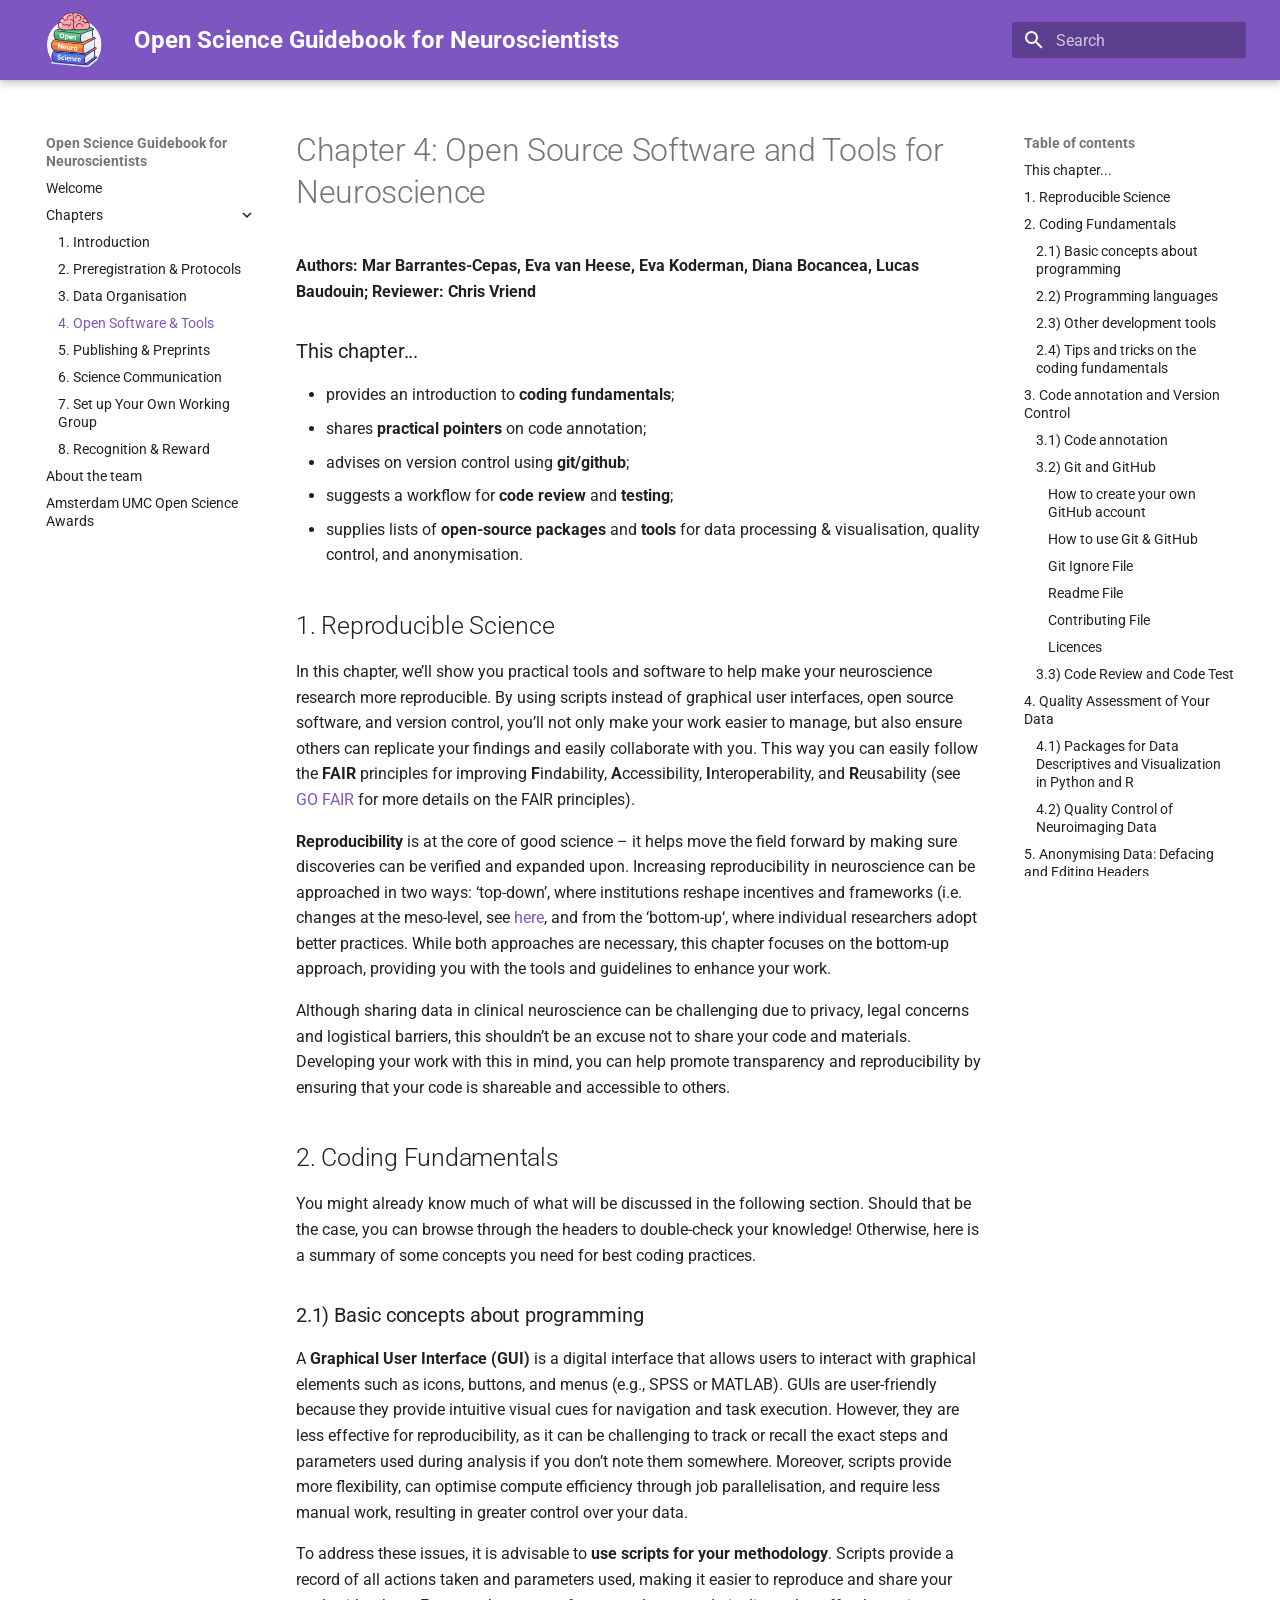
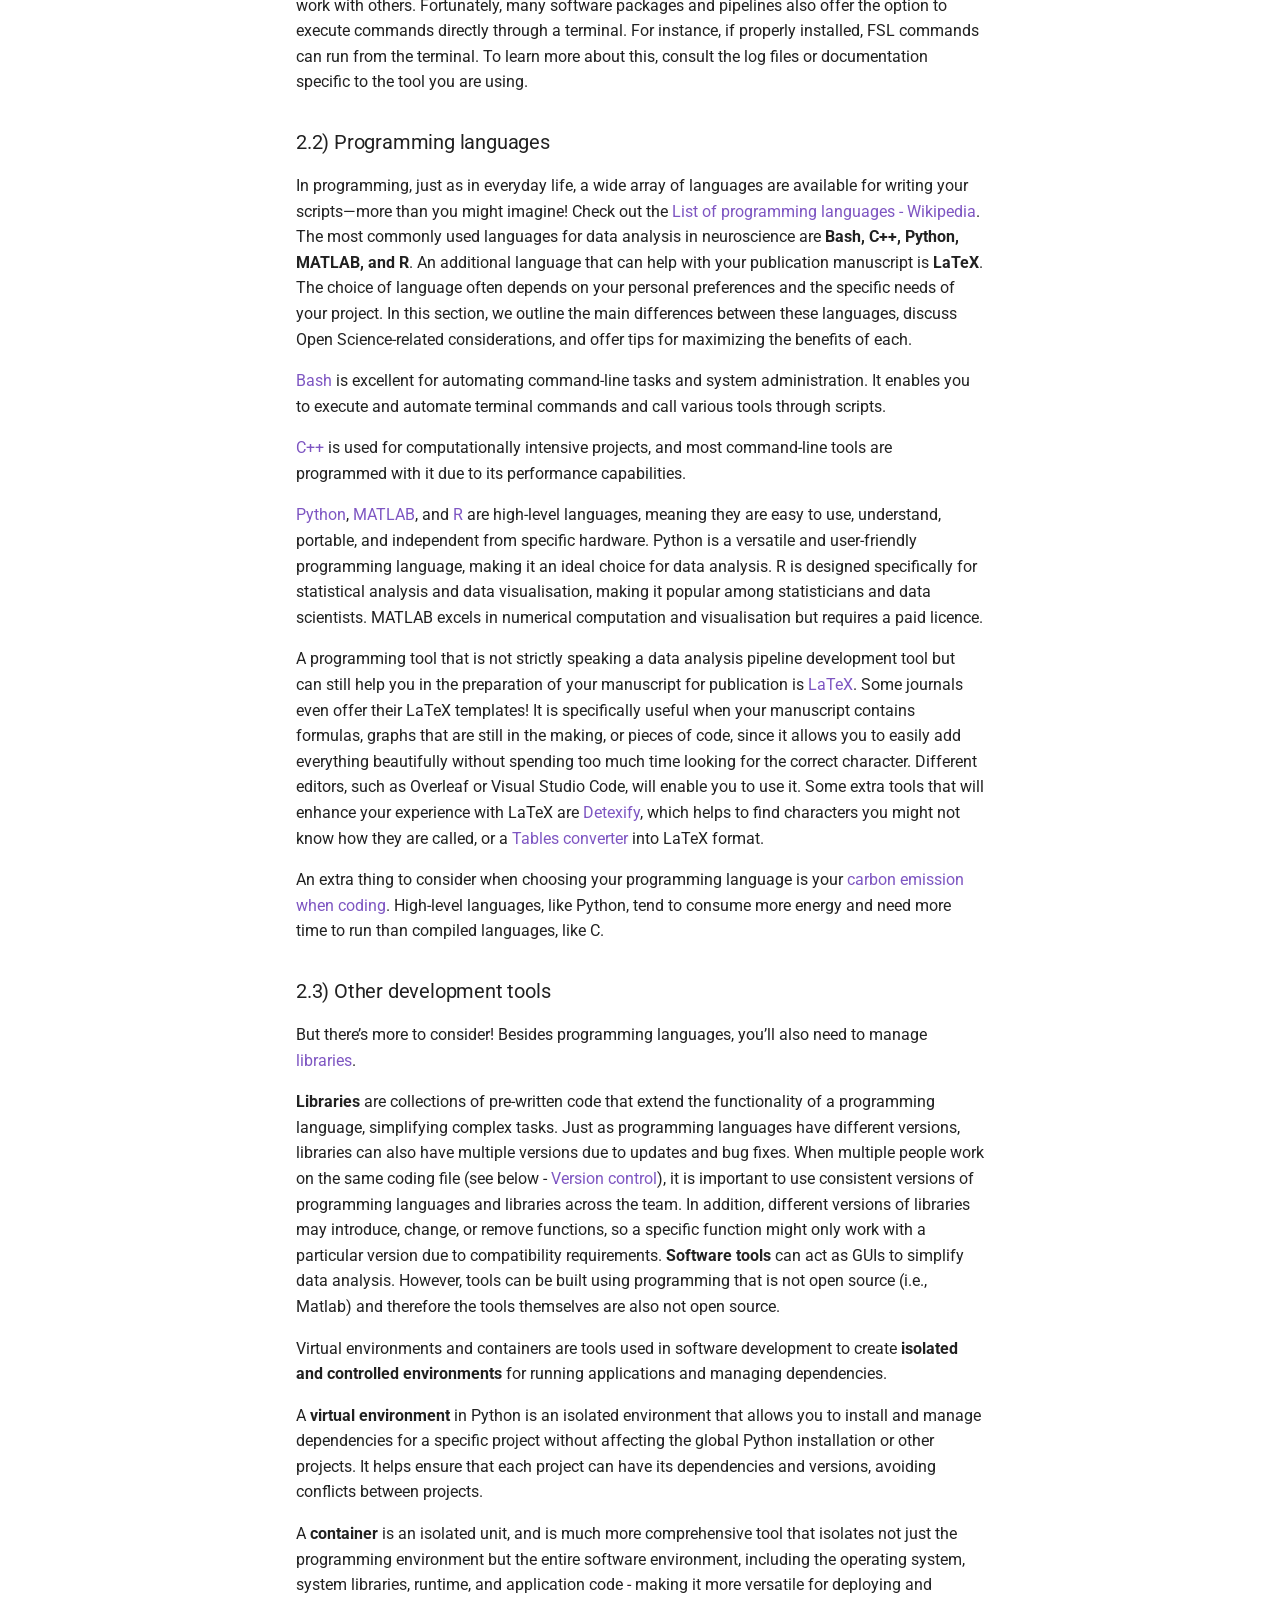
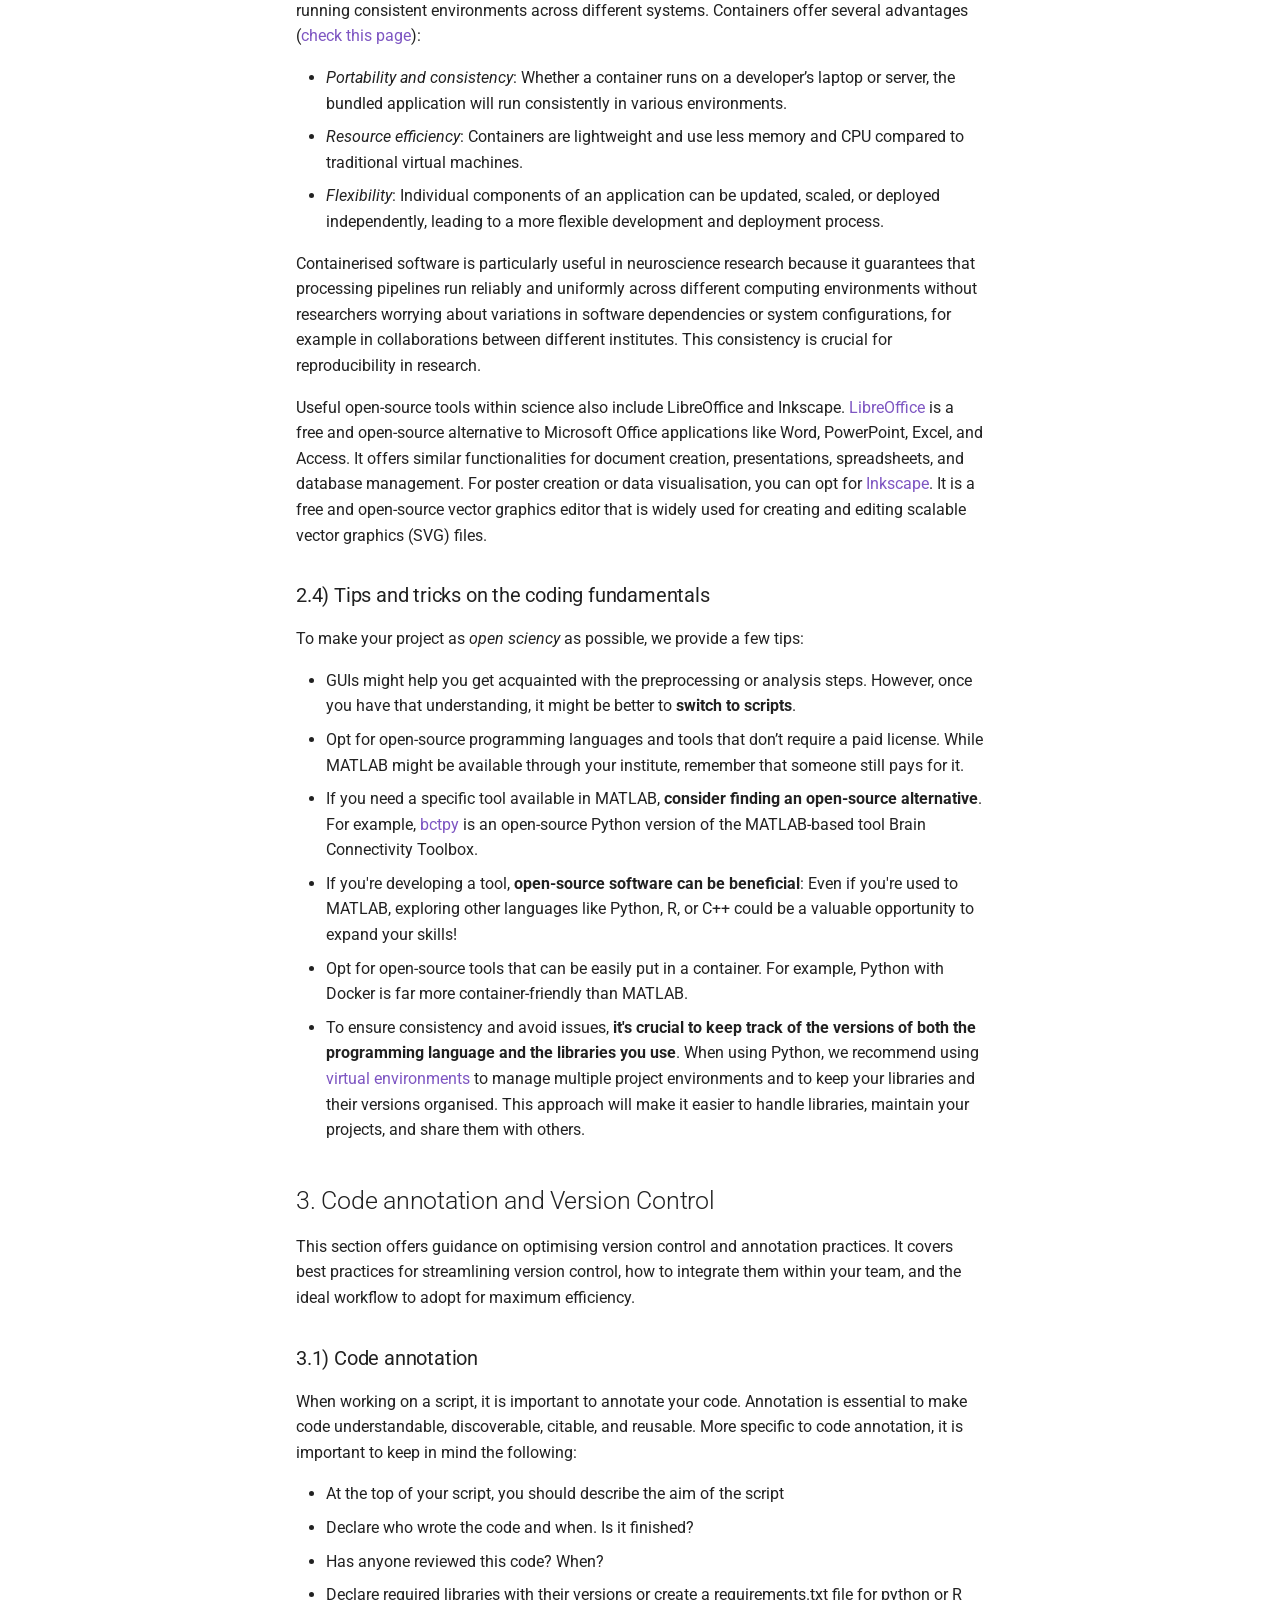
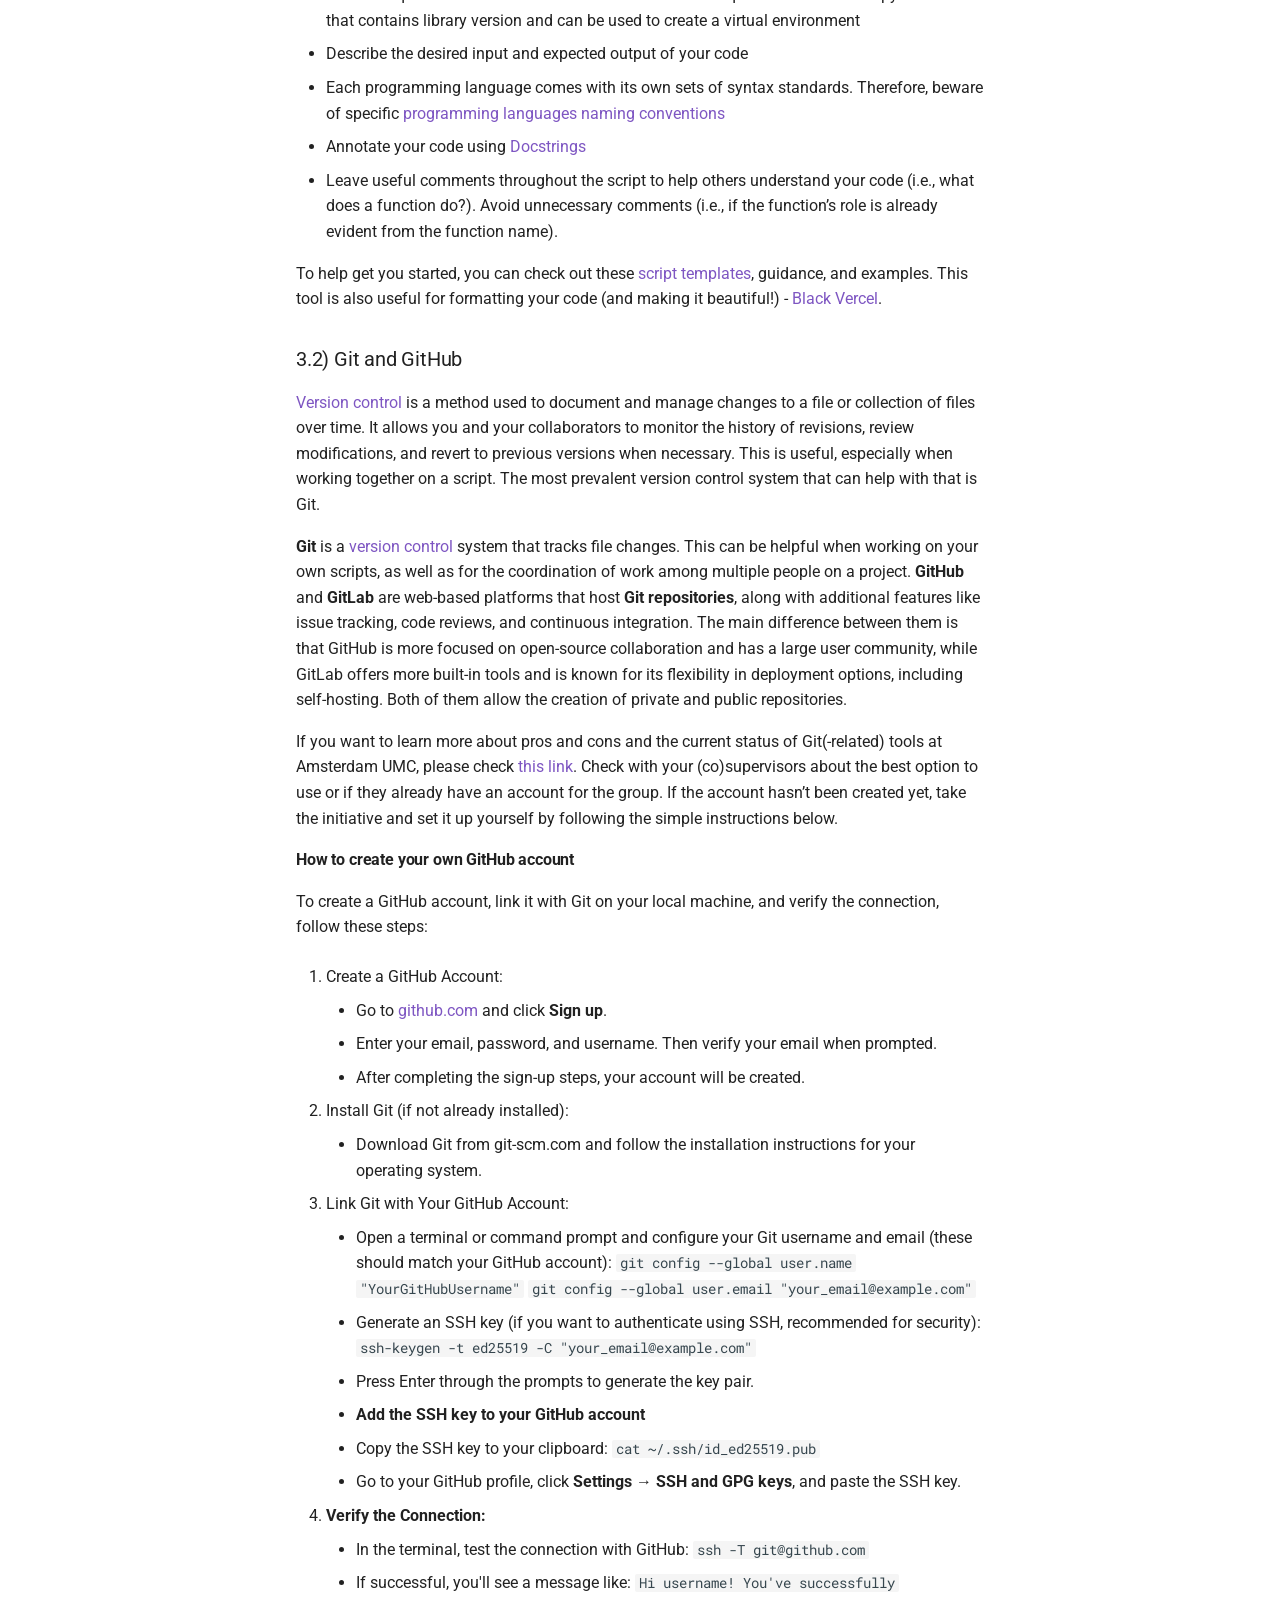
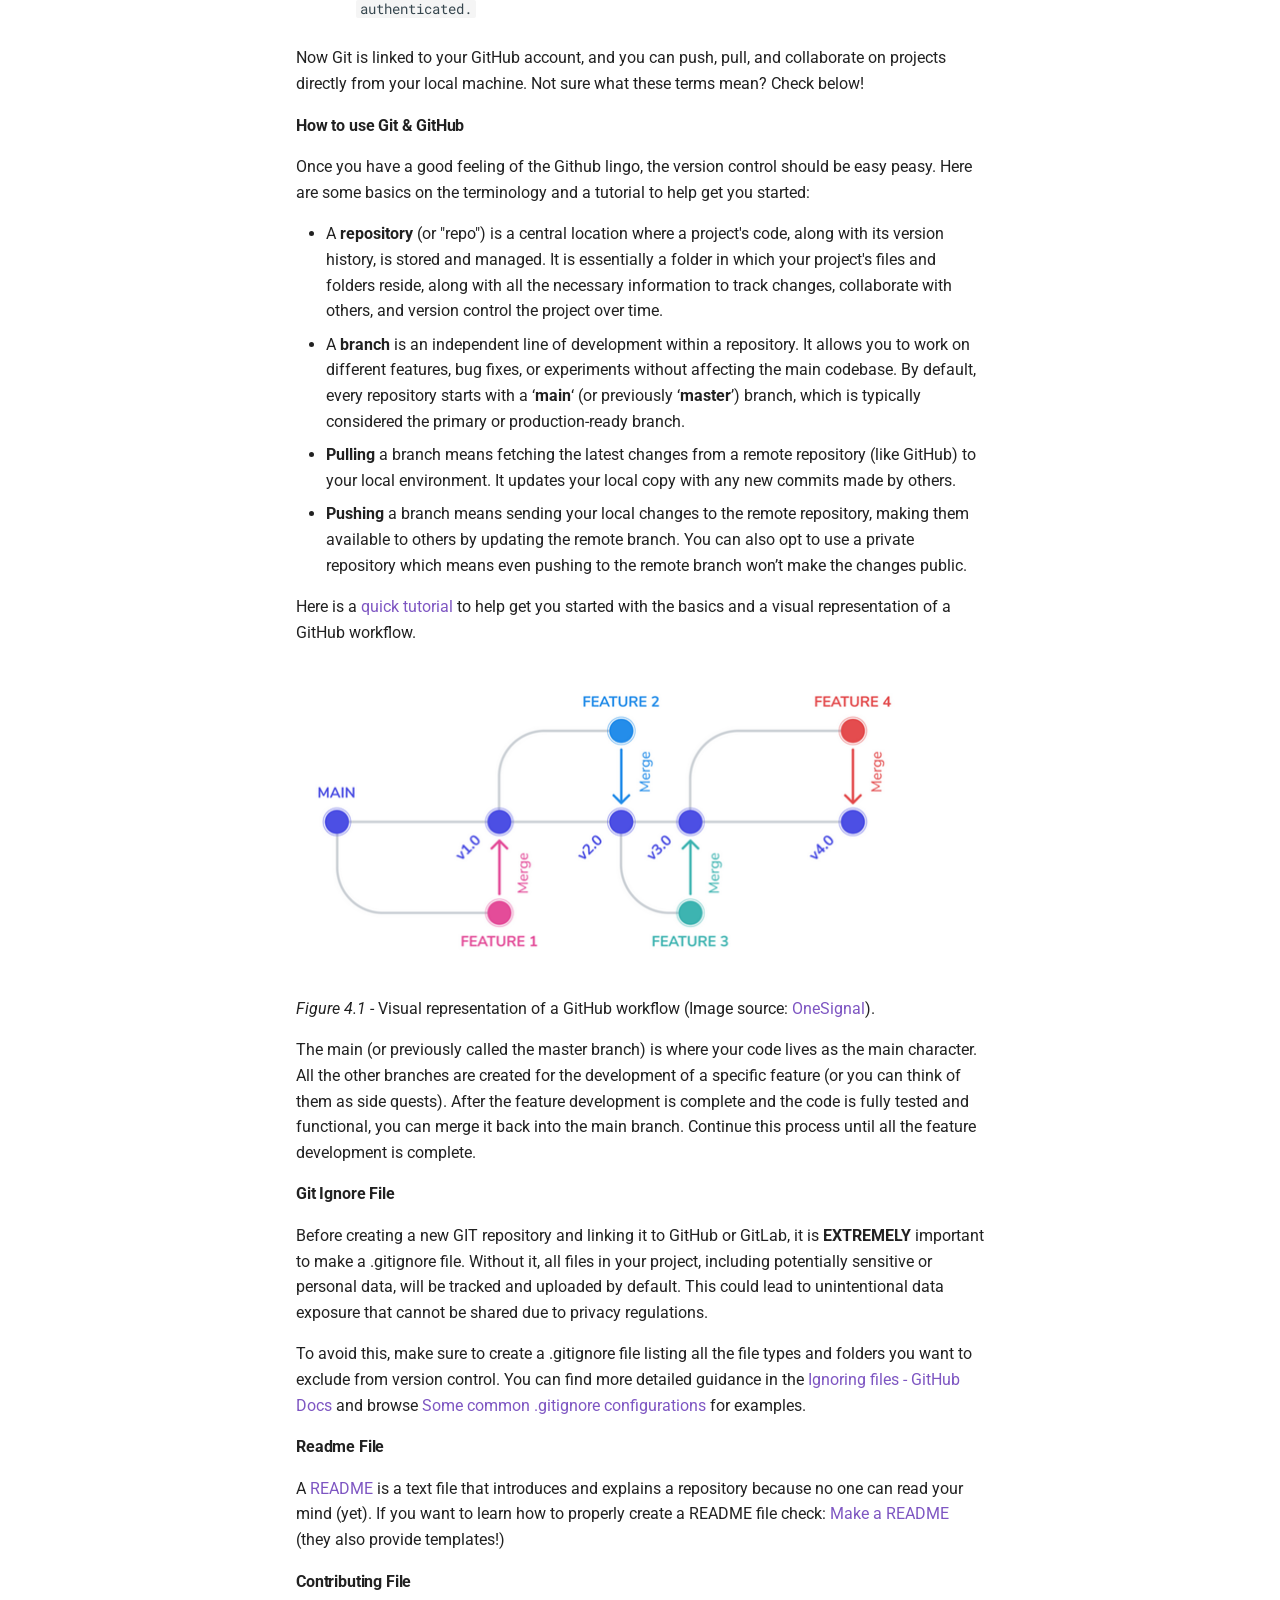
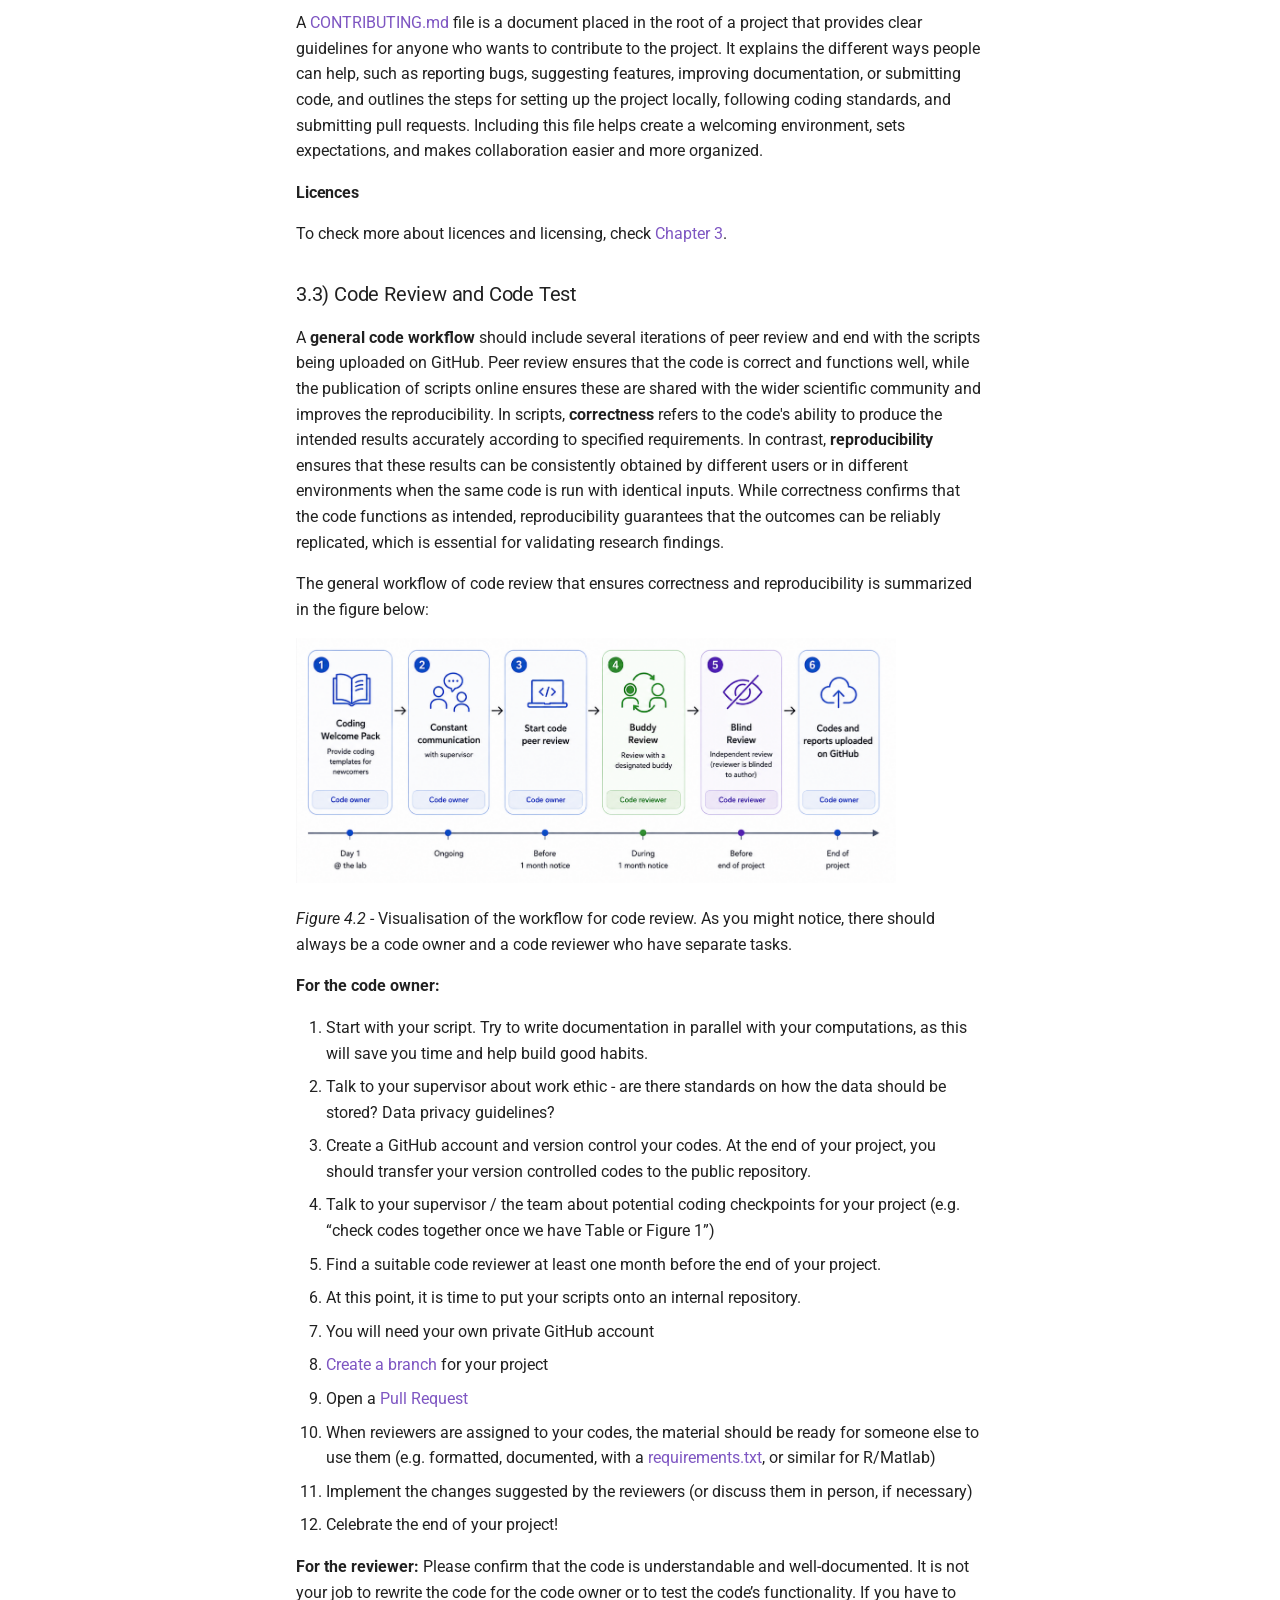
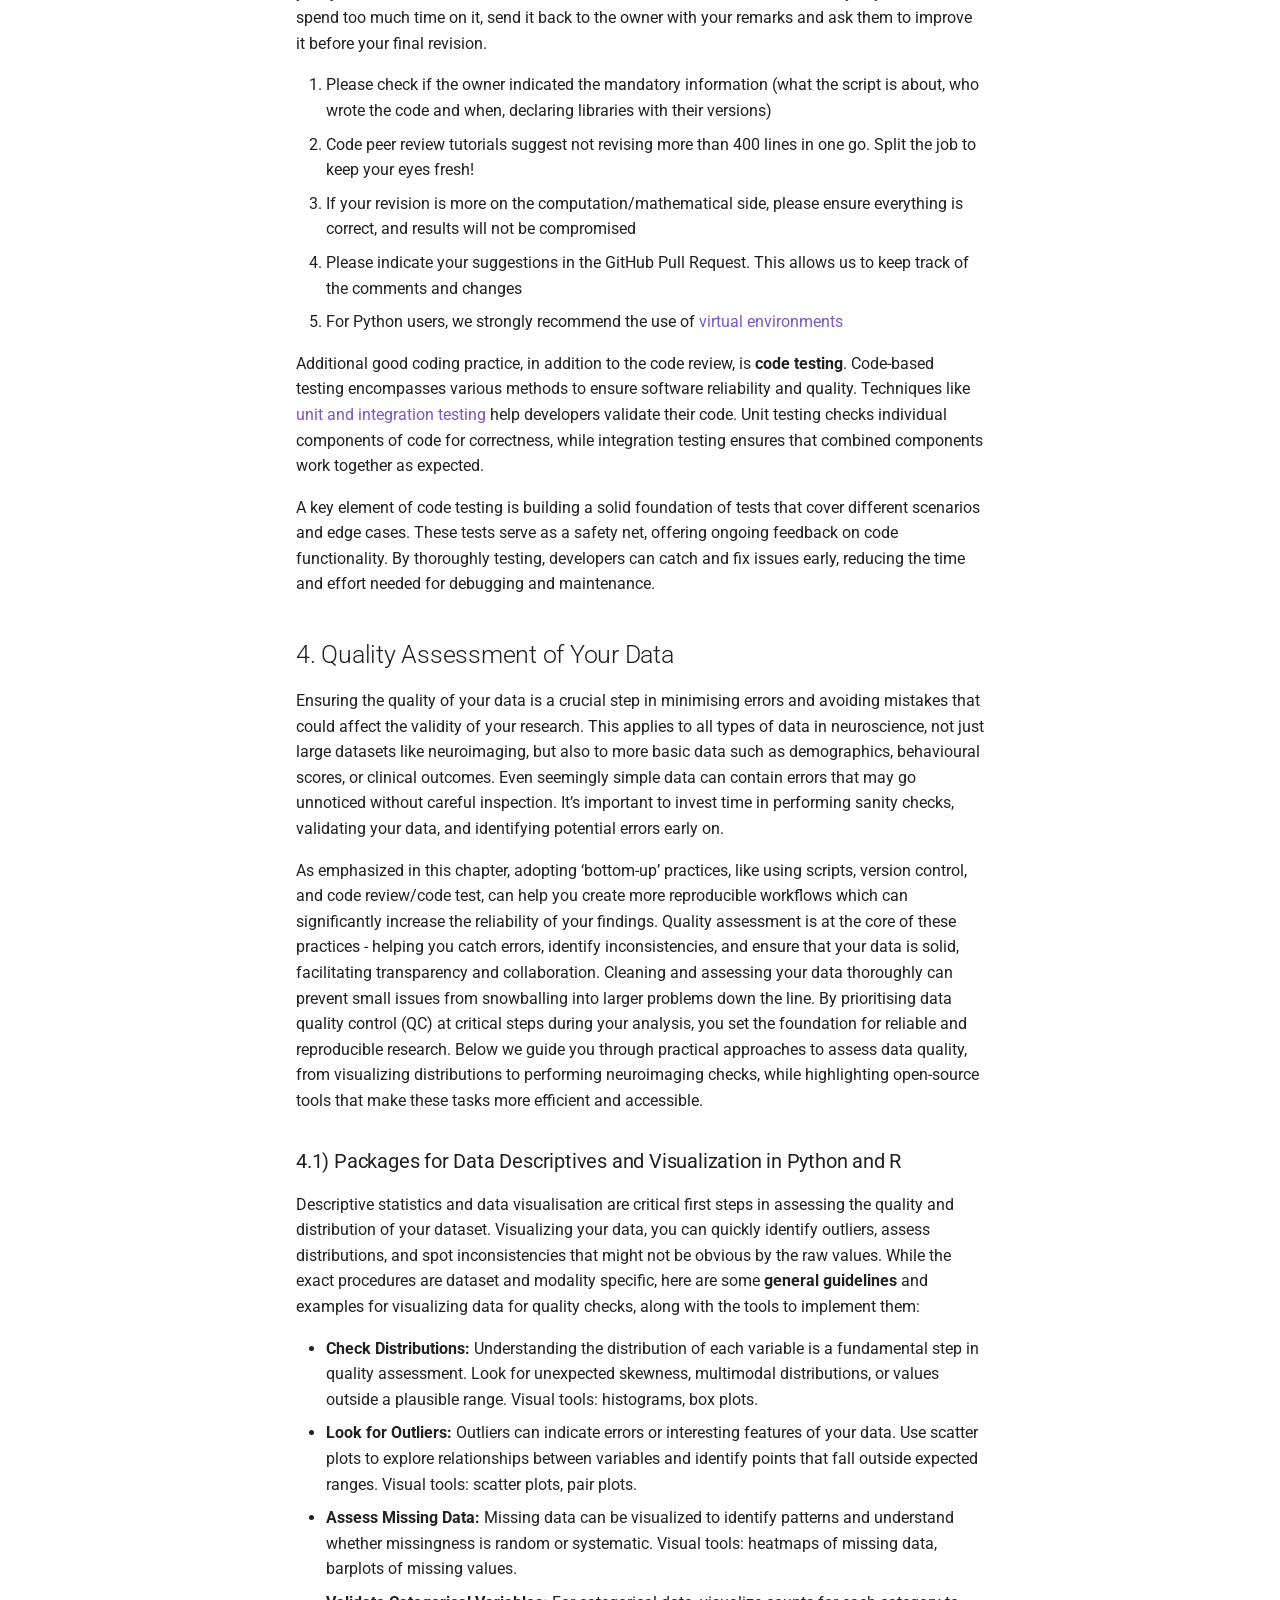
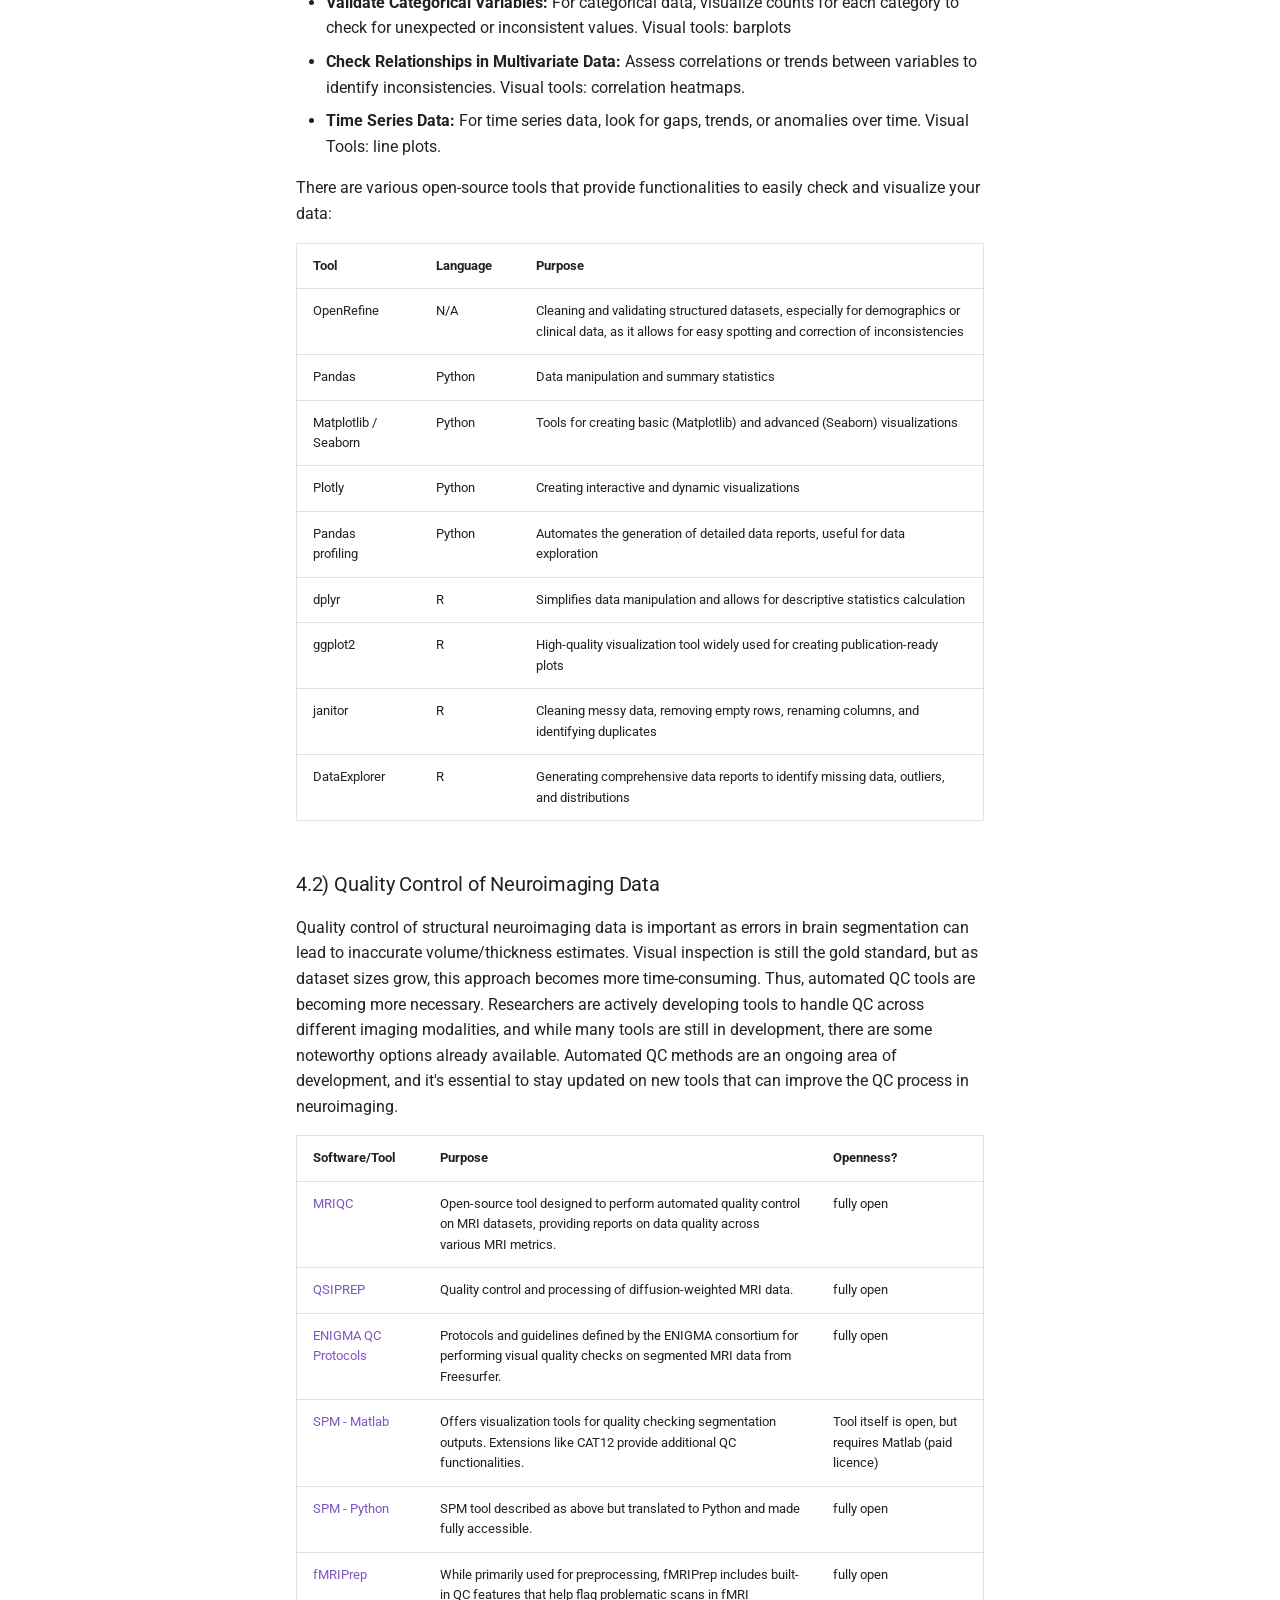
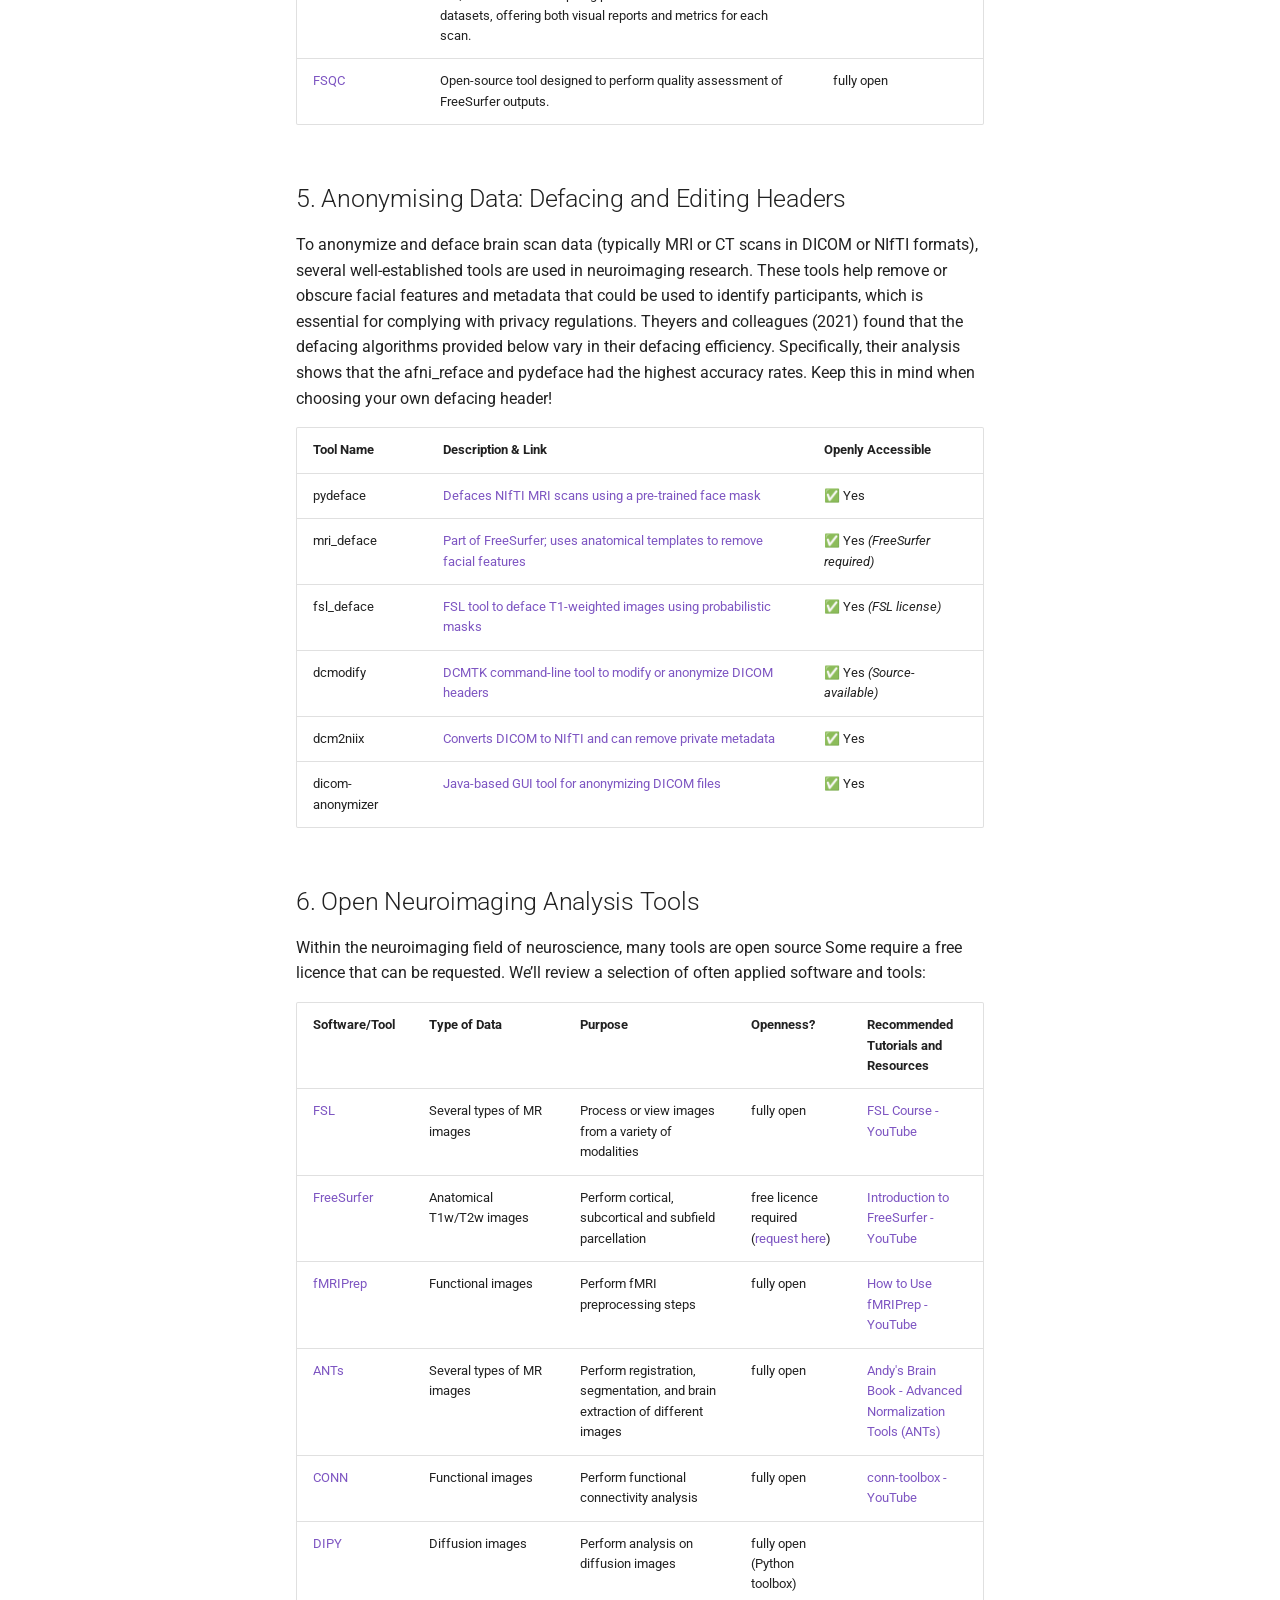
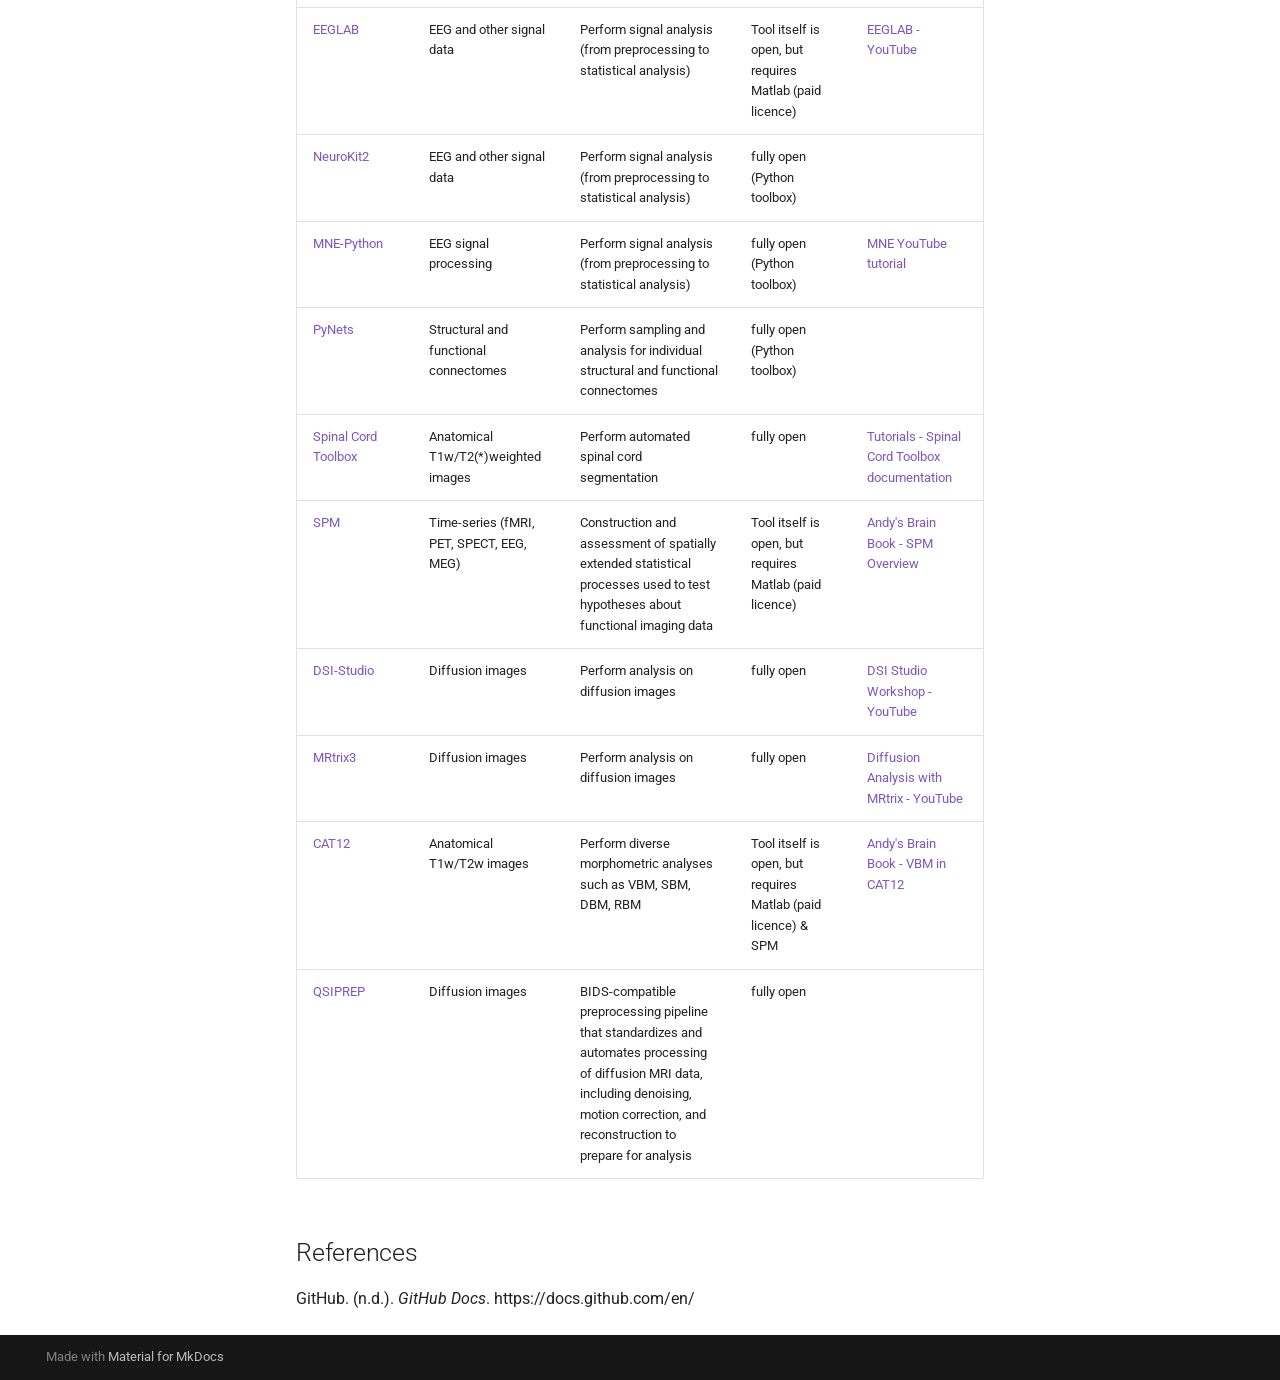
<file: tabs/4-open_software_tools/index.html>
<!doctype html>
<html lang="en" class="no-js">
  <head>
    
      <meta charset="utf-8">
      <meta name="viewport" content="width=device-width,initial-scale=1">
      
      
      
      
        <link rel="prev" href="../3-data_organisation/">
      
      
        <link rel="next" href="../5-publishing_preprints/">
      
      
        
      
      
      <link rel="icon" href="../../assets/logos/logo_OS_Guidebook.png">
      <meta name="generator" content="mkdocs-1.6.1, mkdocs-material-9.7.6">
    
    
      
        <title>4. Open Software & Tools - Open Science Guidebook for Neuroscientists</title>
      
    
    
      <link rel="stylesheet" href="../../assets/stylesheets/main.484c7ddc.min.css">
      
        
        <link rel="stylesheet" href="../../assets/stylesheets/palette.ab4e12ef.min.css">
      
      


    
    
      
    
    
      
        
        
        <link rel="preconnect" href="https://fonts.gstatic.com" crossorigin>
        <link rel="stylesheet" href="https://fonts.googleapis.com/css?family=Roboto:300,300i,400,400i,700,700i%7CRoboto+Mono:400,400i,700,700i&display=fallback">
        <style>:root{--md-text-font:"Roboto";--md-code-font:"Roboto Mono"}</style>
      
    
    
      <link rel="stylesheet" href="../../stylesheets/extra.css">
    
    <script>__md_scope=new URL("../..",location),__md_hash=e=>[...e].reduce(((e,_)=>(e<<5)-e+_.charCodeAt(0)),0),__md_get=(e,_=localStorage,t=__md_scope)=>JSON.parse(_.getItem(t.pathname+"."+e)),__md_set=(e,_,t=localStorage,a=__md_scope)=>{try{t.setItem(a.pathname+"."+e,JSON.stringify(_))}catch(e){}}</script>
    
      

    
    
  </head>
  
  
    
    
    
    
    
    <body dir="ltr" data-md-color-scheme="default" data-md-color-primary="deep-purple" data-md-color-accent="indigo">
  
    
    <input class="md-toggle" data-md-toggle="drawer" type="checkbox" id="__drawer" autocomplete="off">
    <input class="md-toggle" data-md-toggle="search" type="checkbox" id="__search" autocomplete="off">
    <label class="md-overlay" for="__drawer"></label>
    <div data-md-component="skip">
      
        
        <a href="#chapter-4-open-source-software-and-tools-for-neuroscience" class="md-skip">
          Skip to content
        </a>
      
    </div>
    <div data-md-component="announce">
      
    </div>
    
    
      

  

<header class="md-header md-header--shadow" data-md-component="header">
  <nav class="md-header__inner md-grid" aria-label="Header">
    <a href="../.." title="Open Science Guidebook for Neuroscientists" class="md-header__button md-logo" aria-label="Open Science Guidebook for Neuroscientists" data-md-component="logo">
      
  <img src="../../assets/logos/logo_OS_Guidebook.png" alt="logo">

    </a>
    <label class="md-header__button md-icon" for="__drawer">
      
      <svg xmlns="http://www.w3.org/2000/svg" viewBox="0 0 24 24"><path d="M3 6h18v2H3zm0 5h18v2H3zm0 5h18v2H3z"/></svg>
    </label>
    <div class="md-header__title" data-md-component="header-title">
      <div class="md-header__ellipsis">
        <div class="md-header__topic">
          <span class="md-ellipsis">
            Open Science Guidebook for Neuroscientists
          </span>
        </div>
        <div class="md-header__topic" data-md-component="header-topic">
          <span class="md-ellipsis">
            
              4. Open Software & Tools
            
          </span>
        </div>
      </div>
    </div>
    
      
    
    
    
    
      
      
        <label class="md-header__button md-icon" for="__search">
          
          <svg xmlns="http://www.w3.org/2000/svg" viewBox="0 0 24 24"><path d="M9.5 3A6.5 6.5 0 0 1 16 9.5c0 1.61-.59 3.09-1.56 4.23l.27.27h.79l5 5-1.5 1.5-5-5v-.79l-.27-.27A6.52 6.52 0 0 1 9.5 16 6.5 6.5 0 0 1 3 9.5 6.5 6.5 0 0 1 9.5 3m0 2C7 5 5 7 5 9.5S7 14 9.5 14 14 12 14 9.5 12 5 9.5 5"/></svg>
        </label>
        <div class="md-search" data-md-component="search" role="dialog">
  <label class="md-search__overlay" for="__search"></label>
  <div class="md-search__inner" role="search">
    <form class="md-search__form" name="search">
      <input type="text" class="md-search__input" name="query" aria-label="Search" placeholder="Search" autocapitalize="off" autocorrect="off" autocomplete="off" spellcheck="false" data-md-component="search-query" required>
      <label class="md-search__icon md-icon" for="__search">
        
        <svg xmlns="http://www.w3.org/2000/svg" viewBox="0 0 24 24"><path d="M9.5 3A6.5 6.5 0 0 1 16 9.5c0 1.61-.59 3.09-1.56 4.23l.27.27h.79l5 5-1.5 1.5-5-5v-.79l-.27-.27A6.52 6.52 0 0 1 9.5 16 6.5 6.5 0 0 1 3 9.5 6.5 6.5 0 0 1 9.5 3m0 2C7 5 5 7 5 9.5S7 14 9.5 14 14 12 14 9.5 12 5 9.5 5"/></svg>
        
        <svg xmlns="http://www.w3.org/2000/svg" viewBox="0 0 24 24"><path d="M20 11v2H8l5.5 5.5-1.42 1.42L4.16 12l7.92-7.92L13.5 5.5 8 11z"/></svg>
      </label>
      <nav class="md-search__options" aria-label="Search">
        
        <button type="reset" class="md-search__icon md-icon" title="Clear" aria-label="Clear" tabindex="-1">
          
          <svg xmlns="http://www.w3.org/2000/svg" viewBox="0 0 24 24"><path d="M19 6.41 17.59 5 12 10.59 6.41 5 5 6.41 10.59 12 5 17.59 6.41 19 12 13.41 17.59 19 19 17.59 13.41 12z"/></svg>
        </button>
      </nav>
      
    </form>
    <div class="md-search__output">
      <div class="md-search__scrollwrap" tabindex="0" data-md-scrollfix>
        <div class="md-search-result" data-md-component="search-result">
          <div class="md-search-result__meta">
            Initializing search
          </div>
          <ol class="md-search-result__list" role="presentation"></ol>
        </div>
      </div>
    </div>
  </div>
</div>
      
    
    
  </nav>
  
</header>
    
    <div class="md-container" data-md-component="container">
      
      
        
          
        
      
      <main class="md-main" data-md-component="main">
        <div class="md-main__inner md-grid">
          
            
              
              <div class="md-sidebar md-sidebar--primary" data-md-component="sidebar" data-md-type="navigation" >
                <div class="md-sidebar__scrollwrap">
                  <div class="md-sidebar__inner">
                    



<nav class="md-nav md-nav--primary" aria-label="Navigation" data-md-level="0">
  <label class="md-nav__title" for="__drawer">
    <a href="../.." title="Open Science Guidebook for Neuroscientists" class="md-nav__button md-logo" aria-label="Open Science Guidebook for Neuroscientists" data-md-component="logo">
      
  <img src="../../assets/logos/logo_OS_Guidebook.png" alt="logo">

    </a>
    Open Science Guidebook for Neuroscientists
  </label>
  
  <ul class="md-nav__list" data-md-scrollfix>
    
      
      
  
  
  
  
    <li class="md-nav__item">
      <a href="../.." class="md-nav__link">
        
  
  
  <span class="md-ellipsis">
    
  
    Welcome
  

    
  </span>
  
  

      </a>
    </li>
  

    
      
      
  
  
    
  
  
  
    
    
    
    
    
    <li class="md-nav__item md-nav__item--active md-nav__item--nested">
      
        
        
        <input class="md-nav__toggle md-toggle " type="checkbox" id="__nav_2" checked>
        
          
          <label class="md-nav__link" for="__nav_2" id="__nav_2_label" tabindex="0">
            
  
  
  <span class="md-ellipsis">
    
  
    Chapters
  

    
  </span>
  
  

            <span class="md-nav__icon md-icon"></span>
          </label>
        
        <nav class="md-nav" data-md-level="1" aria-labelledby="__nav_2_label" aria-expanded="true">
          <label class="md-nav__title" for="__nav_2">
            <span class="md-nav__icon md-icon"></span>
            
  
    Chapters
  

          </label>
          <ul class="md-nav__list" data-md-scrollfix>
            
              
                
  
  
  
  
    <li class="md-nav__item">
      <a href="../1-introduction/" class="md-nav__link">
        
  
  
  <span class="md-ellipsis">
    
  
    1. Introduction
  

    
  </span>
  
  

      </a>
    </li>
  

              
            
              
                
  
  
  
  
    <li class="md-nav__item">
      <a href="../2-preregistration_protocols/" class="md-nav__link">
        
  
  
  <span class="md-ellipsis">
    
  
    2. Preregistration & Protocols
  

    
  </span>
  
  

      </a>
    </li>
  

              
            
              
                
  
  
  
  
    <li class="md-nav__item">
      <a href="../3-data_organisation/" class="md-nav__link">
        
  
  
  <span class="md-ellipsis">
    
  
    3. Data Organisation
  

    
  </span>
  
  

      </a>
    </li>
  

              
            
              
                
  
  
    
  
  
  
    <li class="md-nav__item md-nav__item--active">
      
      <input class="md-nav__toggle md-toggle" type="checkbox" id="__toc">
      
      
        
      
      
        <label class="md-nav__link md-nav__link--active" for="__toc">
          
  
  
  <span class="md-ellipsis">
    
  
    4. Open Software & Tools
  

    
  </span>
  
  

          <span class="md-nav__icon md-icon"></span>
        </label>
      
      <a href="./" class="md-nav__link md-nav__link--active">
        
  
  
  <span class="md-ellipsis">
    
  
    4. Open Software & Tools
  

    
  </span>
  
  

      </a>
      
        

<nav class="md-nav md-nav--secondary" aria-label="Table of contents">
  
  
  
    
  
  
    <label class="md-nav__title" for="__toc">
      <span class="md-nav__icon md-icon"></span>
      Table of contents
    </label>
    <ul class="md-nav__list" data-md-component="toc" data-md-scrollfix>
      
        <li class="md-nav__item">
  <a href="#this-chapter" class="md-nav__link">
    <span class="md-ellipsis">
      
        This chapter...
      
    </span>
  </a>
  
</li>
      
        <li class="md-nav__item">
  <a href="#1-reproducible-science" class="md-nav__link">
    <span class="md-ellipsis">
      
        1. Reproducible Science
      
    </span>
  </a>
  
</li>
      
        <li class="md-nav__item">
  <a href="#2-coding-fundamentals" class="md-nav__link">
    <span class="md-ellipsis">
      
        2. Coding Fundamentals
      
    </span>
  </a>
  
    <nav class="md-nav" aria-label="2. Coding Fundamentals">
      <ul class="md-nav__list">
        
          <li class="md-nav__item">
  <a href="#21-basic-concepts-about-programming" class="md-nav__link">
    <span class="md-ellipsis">
      
        2.1) Basic concepts about programming
      
    </span>
  </a>
  
</li>
        
          <li class="md-nav__item">
  <a href="#22-programming-languages" class="md-nav__link">
    <span class="md-ellipsis">
      
        2.2) Programming languages
      
    </span>
  </a>
  
</li>
        
          <li class="md-nav__item">
  <a href="#23-other-development-tools" class="md-nav__link">
    <span class="md-ellipsis">
      
        2.3) Other development tools
      
    </span>
  </a>
  
</li>
        
          <li class="md-nav__item">
  <a href="#24-tips-and-tricks-on-the-coding-fundamentals" class="md-nav__link">
    <span class="md-ellipsis">
      
        2.4) Tips and tricks on the coding fundamentals
      
    </span>
  </a>
  
</li>
        
      </ul>
    </nav>
  
</li>
      
        <li class="md-nav__item">
  <a href="#3-code-annotation-and-version-control" class="md-nav__link">
    <span class="md-ellipsis">
      
        3. Code annotation and Version Control
      
    </span>
  </a>
  
    <nav class="md-nav" aria-label="3. Code annotation and Version Control">
      <ul class="md-nav__list">
        
          <li class="md-nav__item">
  <a href="#31-code-annotation" class="md-nav__link">
    <span class="md-ellipsis">
      
        3.1) Code annotation
      
    </span>
  </a>
  
</li>
        
          <li class="md-nav__item">
  <a href="#32-git-and-github" class="md-nav__link">
    <span class="md-ellipsis">
      
        3.2) Git and GitHub
      
    </span>
  </a>
  
    <nav class="md-nav" aria-label="3.2) Git and GitHub">
      <ul class="md-nav__list">
        
          <li class="md-nav__item">
  <a href="#how-to-create-your-own-github-account" class="md-nav__link">
    <span class="md-ellipsis">
      
        How to create your own GitHub account
      
    </span>
  </a>
  
</li>
        
          <li class="md-nav__item">
  <a href="#how-to-use-git-github" class="md-nav__link">
    <span class="md-ellipsis">
      
        How to use Git &amp; GitHub
      
    </span>
  </a>
  
</li>
        
          <li class="md-nav__item">
  <a href="#git-ignore-file" class="md-nav__link">
    <span class="md-ellipsis">
      
        Git Ignore File
      
    </span>
  </a>
  
</li>
        
          <li class="md-nav__item">
  <a href="#readme-file" class="md-nav__link">
    <span class="md-ellipsis">
      
        Readme File
      
    </span>
  </a>
  
</li>
        
          <li class="md-nav__item">
  <a href="#contributing-file" class="md-nav__link">
    <span class="md-ellipsis">
      
        Contributing File
      
    </span>
  </a>
  
</li>
        
          <li class="md-nav__item">
  <a href="#licences" class="md-nav__link">
    <span class="md-ellipsis">
      
        Licences
      
    </span>
  </a>
  
</li>
        
      </ul>
    </nav>
  
</li>
        
          <li class="md-nav__item">
  <a href="#33-code-review-and-code-test" class="md-nav__link">
    <span class="md-ellipsis">
      
        3.3) Code Review and Code Test
      
    </span>
  </a>
  
</li>
        
      </ul>
    </nav>
  
</li>
      
        <li class="md-nav__item">
  <a href="#4-quality-assessment-of-your-data" class="md-nav__link">
    <span class="md-ellipsis">
      
        4. Quality Assessment of Your Data
      
    </span>
  </a>
  
    <nav class="md-nav" aria-label="4. Quality Assessment of Your Data">
      <ul class="md-nav__list">
        
          <li class="md-nav__item">
  <a href="#41-packages-for-data-descriptives-and-visualization-in-python-and-r" class="md-nav__link">
    <span class="md-ellipsis">
      
        4.1) Packages for Data Descriptives and Visualization in Python and R
      
    </span>
  </a>
  
</li>
        
          <li class="md-nav__item">
  <a href="#42-quality-control-of-neuroimaging-data" class="md-nav__link">
    <span class="md-ellipsis">
      
        4.2) Quality Control of Neuroimaging Data
      
    </span>
  </a>
  
</li>
        
      </ul>
    </nav>
  
</li>
      
        <li class="md-nav__item">
  <a href="#5-anonymising-data-defacing-and-editing-headers" class="md-nav__link">
    <span class="md-ellipsis">
      
        5. Anonymising Data: Defacing and Editing Headers
      
    </span>
  </a>
  
</li>
      
        <li class="md-nav__item">
  <a href="#6-open-neuroimaging-analysis-tools" class="md-nav__link">
    <span class="md-ellipsis">
      
        6. Open Neuroimaging Analysis Tools
      
    </span>
  </a>
  
</li>
      
        <li class="md-nav__item">
  <a href="#references" class="md-nav__link">
    <span class="md-ellipsis">
      
        References
      
    </span>
  </a>
  
</li>
      
    </ul>
  
</nav>
      
    </li>
  

              
            
              
                
  
  
  
  
    <li class="md-nav__item">
      <a href="../5-publishing_preprints/" class="md-nav__link">
        
  
  
  <span class="md-ellipsis">
    
  
    5. Publishing & Preprints
  

    
  </span>
  
  

      </a>
    </li>
  

              
            
              
                
  
  
  
  
    <li class="md-nav__item">
      <a href="../6-communication/" class="md-nav__link">
        
  
  
  <span class="md-ellipsis">
    
  
    6. Science Communication
  

    
  </span>
  
  

      </a>
    </li>
  

              
            
              
                
  
  
  
  
    <li class="md-nav__item">
      <a href="../7-create_open_science_working_group/" class="md-nav__link">
        
  
  
  <span class="md-ellipsis">
    
  
    7. Set up Your Own Working Group
  

    
  </span>
  
  

      </a>
    </li>
  

              
            
              
                
  
  
  
  
    <li class="md-nav__item">
      <a href="../8-recognition_reward/" class="md-nav__link">
        
  
  
  <span class="md-ellipsis">
    
  
    8. Recognition & Reward
  

    
  </span>
  
  

      </a>
    </li>
  

              
            
          </ul>
        </nav>
      
    </li>
  

    
      
      
  
  
  
  
    <li class="md-nav__item">
      <a href="../../working_group/core_team/" class="md-nav__link">
        
  
  
  <span class="md-ellipsis">
    
  
    About the team
  

    
  </span>
  
  

      </a>
    </li>
  

    
      
      
  
  
  
  
    <li class="md-nav__item">
      <a href="../../awards/aumc_awards/" class="md-nav__link">
        
  
  
  <span class="md-ellipsis">
    
  
    Amsterdam UMC Open Science Awards
  

    
  </span>
  
  

      </a>
    </li>
  

    
  </ul>
</nav>
                  </div>
                </div>
              </div>
            
            
              
              <div class="md-sidebar md-sidebar--secondary" data-md-component="sidebar" data-md-type="toc" >
                <div class="md-sidebar__scrollwrap">
                  <div class="md-sidebar__inner">
                    

<nav class="md-nav md-nav--secondary" aria-label="Table of contents">
  
  
  
    
  
  
    <label class="md-nav__title" for="__toc">
      <span class="md-nav__icon md-icon"></span>
      Table of contents
    </label>
    <ul class="md-nav__list" data-md-component="toc" data-md-scrollfix>
      
        <li class="md-nav__item">
  <a href="#this-chapter" class="md-nav__link">
    <span class="md-ellipsis">
      
        This chapter...
      
    </span>
  </a>
  
</li>
      
        <li class="md-nav__item">
  <a href="#1-reproducible-science" class="md-nav__link">
    <span class="md-ellipsis">
      
        1. Reproducible Science
      
    </span>
  </a>
  
</li>
      
        <li class="md-nav__item">
  <a href="#2-coding-fundamentals" class="md-nav__link">
    <span class="md-ellipsis">
      
        2. Coding Fundamentals
      
    </span>
  </a>
  
    <nav class="md-nav" aria-label="2. Coding Fundamentals">
      <ul class="md-nav__list">
        
          <li class="md-nav__item">
  <a href="#21-basic-concepts-about-programming" class="md-nav__link">
    <span class="md-ellipsis">
      
        2.1) Basic concepts about programming
      
    </span>
  </a>
  
</li>
        
          <li class="md-nav__item">
  <a href="#22-programming-languages" class="md-nav__link">
    <span class="md-ellipsis">
      
        2.2) Programming languages
      
    </span>
  </a>
  
</li>
        
          <li class="md-nav__item">
  <a href="#23-other-development-tools" class="md-nav__link">
    <span class="md-ellipsis">
      
        2.3) Other development tools
      
    </span>
  </a>
  
</li>
        
          <li class="md-nav__item">
  <a href="#24-tips-and-tricks-on-the-coding-fundamentals" class="md-nav__link">
    <span class="md-ellipsis">
      
        2.4) Tips and tricks on the coding fundamentals
      
    </span>
  </a>
  
</li>
        
      </ul>
    </nav>
  
</li>
      
        <li class="md-nav__item">
  <a href="#3-code-annotation-and-version-control" class="md-nav__link">
    <span class="md-ellipsis">
      
        3. Code annotation and Version Control
      
    </span>
  </a>
  
    <nav class="md-nav" aria-label="3. Code annotation and Version Control">
      <ul class="md-nav__list">
        
          <li class="md-nav__item">
  <a href="#31-code-annotation" class="md-nav__link">
    <span class="md-ellipsis">
      
        3.1) Code annotation
      
    </span>
  </a>
  
</li>
        
          <li class="md-nav__item">
  <a href="#32-git-and-github" class="md-nav__link">
    <span class="md-ellipsis">
      
        3.2) Git and GitHub
      
    </span>
  </a>
  
    <nav class="md-nav" aria-label="3.2) Git and GitHub">
      <ul class="md-nav__list">
        
          <li class="md-nav__item">
  <a href="#how-to-create-your-own-github-account" class="md-nav__link">
    <span class="md-ellipsis">
      
        How to create your own GitHub account
      
    </span>
  </a>
  
</li>
        
          <li class="md-nav__item">
  <a href="#how-to-use-git-github" class="md-nav__link">
    <span class="md-ellipsis">
      
        How to use Git &amp; GitHub
      
    </span>
  </a>
  
</li>
        
          <li class="md-nav__item">
  <a href="#git-ignore-file" class="md-nav__link">
    <span class="md-ellipsis">
      
        Git Ignore File
      
    </span>
  </a>
  
</li>
        
          <li class="md-nav__item">
  <a href="#readme-file" class="md-nav__link">
    <span class="md-ellipsis">
      
        Readme File
      
    </span>
  </a>
  
</li>
        
          <li class="md-nav__item">
  <a href="#contributing-file" class="md-nav__link">
    <span class="md-ellipsis">
      
        Contributing File
      
    </span>
  </a>
  
</li>
        
          <li class="md-nav__item">
  <a href="#licences" class="md-nav__link">
    <span class="md-ellipsis">
      
        Licences
      
    </span>
  </a>
  
</li>
        
      </ul>
    </nav>
  
</li>
        
          <li class="md-nav__item">
  <a href="#33-code-review-and-code-test" class="md-nav__link">
    <span class="md-ellipsis">
      
        3.3) Code Review and Code Test
      
    </span>
  </a>
  
</li>
        
      </ul>
    </nav>
  
</li>
      
        <li class="md-nav__item">
  <a href="#4-quality-assessment-of-your-data" class="md-nav__link">
    <span class="md-ellipsis">
      
        4. Quality Assessment of Your Data
      
    </span>
  </a>
  
    <nav class="md-nav" aria-label="4. Quality Assessment of Your Data">
      <ul class="md-nav__list">
        
          <li class="md-nav__item">
  <a href="#41-packages-for-data-descriptives-and-visualization-in-python-and-r" class="md-nav__link">
    <span class="md-ellipsis">
      
        4.1) Packages for Data Descriptives and Visualization in Python and R
      
    </span>
  </a>
  
</li>
        
          <li class="md-nav__item">
  <a href="#42-quality-control-of-neuroimaging-data" class="md-nav__link">
    <span class="md-ellipsis">
      
        4.2) Quality Control of Neuroimaging Data
      
    </span>
  </a>
  
</li>
        
      </ul>
    </nav>
  
</li>
      
        <li class="md-nav__item">
  <a href="#5-anonymising-data-defacing-and-editing-headers" class="md-nav__link">
    <span class="md-ellipsis">
      
        5. Anonymising Data: Defacing and Editing Headers
      
    </span>
  </a>
  
</li>
      
        <li class="md-nav__item">
  <a href="#6-open-neuroimaging-analysis-tools" class="md-nav__link">
    <span class="md-ellipsis">
      
        6. Open Neuroimaging Analysis Tools
      
    </span>
  </a>
  
</li>
      
        <li class="md-nav__item">
  <a href="#references" class="md-nav__link">
    <span class="md-ellipsis">
      
        References
      
    </span>
  </a>
  
</li>
      
    </ul>
  
</nav>
                  </div>
                </div>
              </div>
            
          
          
            <div class="md-content" data-md-component="content">
              
              <article class="md-content__inner md-typeset">
                
                  



<h1 id="chapter-4-open-source-software-and-tools-for-neuroscience">Chapter 4: Open Source Software and Tools for Neuroscience</h1>
<p><strong>Authors: Mar Barrantes-Cepas, Eva van Heese, Eva Koderman, Diana Bocancea, Lucas Baudouin; Reviewer: Chris Vriend</strong></p>
<h3 id="this-chapter">This chapter...</h3>
<ul>
<li>provides an introduction to <strong>coding fundamentals</strong>; </li>
<li>shares <strong>practical pointers</strong> on code annotation;</li>
<li>advises on version control using <strong>git/github</strong>;</li>
<li>suggests a workflow for <strong>code review</strong> and <strong>testing</strong>;</li>
<li>supplies lists of <strong>open-source packages</strong> and <strong>tools</strong> for data processing &amp; visualisation, quality control, and anonymisation.</li>
</ul>
<h2 id="1-reproducible-science">1. Reproducible Science</h2>
<p>In this chapter, we’ll show you practical tools and software to help make your neuroscience research more reproducible. By using scripts instead of graphical user interfaces, open source software, and version control, you’ll not only make your work easier to manage, but also ensure others can replicate your findings and easily collaborate with you. This way you can easily follow the <strong>FAIR</strong> principles for improving <strong>F</strong>indability, <strong>A</strong>ccessibility, <strong>I</strong>nteroperability, and <strong>R</strong>eusability (see <a href="https://www.go-fair.org/fair-principles/">GO FAIR</a> for more details on the FAIR principles).</p>
<p><strong>Reproducibility</strong> is at the core of good science – it helps move the field forward by making sure discoveries can be verified and expanded upon. Increasing reproducibility in neuroscience can be approached in two ways: ‘top-down’, where institutions reshape incentives and frameworks (i.e. changes at the meso-level, see <a href="https://zenodo.org/records/10663903">here</a>, and from the ‘bottom-up‘, where individual researchers adopt better practices. While both approaches are necessary, this chapter focuses on the bottom-up approach, providing you with the tools and guidelines to enhance your work. </p>
<p>Although sharing data in clinical neuroscience can be challenging due to privacy, legal concerns and logistical barriers, this shouldn’t be an excuse not to share your code and materials. Developing your work with this in mind, you can help promote transparency and reproducibility by ensuring that your code is shareable and accessible to others.</p>
<h2 id="2-coding-fundamentals">2. Coding Fundamentals</h2>
<p>You might already know much of what will be discussed in the following section. Should that be the case, you can browse through the headers to double-check your knowledge! Otherwise, here is a summary of some concepts you need for best coding practices. </p>
<h3 id="21-basic-concepts-about-programming">2.1) Basic concepts about programming</h3>
<p>A <strong>Graphical User Interface (GUI)</strong> is a digital interface that allows users to interact with graphical elements such as icons, buttons, and menus (e.g., SPSS or MATLAB). GUIs are user-friendly because they provide intuitive visual cues for navigation and task execution. However, they are less effective for reproducibility, as it can be challenging to track or recall the exact steps and parameters used during analysis if you don’t note them somewhere. Moreover, scripts provide more flexibility, can optimise compute efficiency through job parallelisation, and require less manual work, resulting in greater control over your data.</p>
<p>To address these issues, it is advisable to <strong>use scripts for your methodology</strong>. Scripts provide a record of all actions taken and parameters used, making it easier to reproduce and share your work with others. Fortunately, many software packages and pipelines also offer the option to execute commands directly through a terminal. For instance, if properly installed, FSL commands can run from the terminal. To learn more about this, consult the log files or documentation specific to the tool you are using.</p>
<h3 id="22-programming-languages">2.2) Programming languages</h3>
<p>In programming, just as in everyday life, a wide array of languages are available for writing your scripts—more than you might imagine! Check out the <a href="https://en.wikipedia.org/wiki/List_of_programming_languages">List of programming languages - Wikipedia</a>. The most commonly used languages for data analysis in neuroscience are <strong>Bash, C++, Python, MATLAB, and R</strong>. An additional language that can help with your publication manuscript is <strong>LaTeX</strong>. The choice of language often depends on your personal preferences and the specific needs of your project. In this section, we outline the main differences between these languages, discuss Open Science-related considerations, and offer tips for maximizing the benefits of each.</p>
<p><a href="https://www.gnu.org/software/bash/">Bash</a> is excellent for automating command-line tasks and system administration. It enables you to execute and automate terminal commands and call various tools through scripts. </p>
<p><a href="https://en.wikipedia.org/wiki/C%2B%2B">C++</a> is used for computationally intensive projects, and most command-line tools are programmed with it due to its performance capabilities.</p>
<p><a href="https://www.python.org/">Python</a>, <a href="https://nl.mathworks.com/products/matlab.html">MATLAB</a>, and <a href="https://www.r-project.org/about.html#:~:text=R%20is%20a%20language%20and,by%20John%20Chambers%20and%20colleagues.">R</a> are high-level languages, meaning they are easy to use, understand, portable, and independent from specific hardware. Python is a versatile and user-friendly programming language, making it an ideal choice for data analysis. R is designed specifically for statistical analysis and data visualisation, making it popular among statisticians and data scientists. MATLAB excels in numerical computation and visualisation but requires a paid licence.</p>
<p>A programming tool that is not strictly speaking a data analysis pipeline development tool but can still help you in the preparation of your manuscript for publication is <a href="https://www.latex-project.org/">LaTeX</a>. Some journals even offer their LaTeX templates! It is specifically useful when your manuscript contains formulas, graphs that are still in the making, or pieces of code, since it allows you to easily add everything beautifully without spending too much time looking for the correct character. Different editors, such as Overleaf or Visual Studio Code, will enable you to use it. Some extra tools that will enhance your experience with LaTeX are <a href="https://detexify.kirelabs.org/classify.html">Detexify</a>, which helps to find characters you might not know how they are called, or a <a href="https://www.tablesgenerator.com/">Tables converter</a> into LaTeX format.</p>
<p>An extra thing to consider when choosing your programming language is your <a href="https://datascience.aero/green-programming-reducing-your-carbon-emissions-when-coding/">carbon emission when coding</a>. High-level languages, like Python, tend to consume more energy and need more time to run than compiled languages, like C.</p>
<h3 id="23-other-development-tools">2.3) Other development tools</h3>
<p>But there’s more to consider! Besides programming languages, you’ll also need to manage <a href="https://careerfoundry.com/en/blog/web-development/programming-library-guide/">libraries</a>. </p>
<p><strong>Libraries</strong> are collections of pre-written code that extend the functionality of a programming language, simplifying complex tasks. Just as programming languages have different versions, libraries can also have multiple versions due to updates and bug fixes. When multiple people work on the same coding file (see below - <a href="https://anw-open-science.github.io/Open-Science-Guidebook-for-Neuroscientists/tabs/4-open_software_tools/#32-git-and-github">Version control</a>), it is important to use consistent versions of programming languages and libraries across the team. In addition, different versions of libraries may introduce, change, or remove functions, so a specific function might only work with a particular version due to compatibility requirements. <strong>Software tools</strong> can act as GUIs to simplify data analysis. However, tools can be built using programming that is not open source (i.e., Matlab) and therefore the tools themselves are also not open source. </p>
<p>Virtual environments and containers are tools used in software development to create <strong>isolated and controlled environments</strong> for running applications and managing dependencies.</p>
<p>A <strong>virtual environment</strong> in Python is an isolated environment that allows you to install and manage dependencies for a specific project without affecting the global Python installation or other projects. It helps ensure that each project can have its dependencies and versions, avoiding conflicts between projects.</p>
<p>A <strong>container</strong> is an isolated unit, and is much more comprehensive tool that isolates not just the programming environment but the entire software environment, including the operating system, system libraries, runtime, and application code - making it more versatile for deploying and running consistent environments across different systems. Containers offer several advantages (<a href="https://www.ibm.com/think/insights/the-benefits-of-containerization-and-what-it-means-for-you">check this page</a>):</p>
<ul>
<li><em>Portability and consistency</em>: Whether a container runs on a developer’s laptop or server, the bundled application will run consistently in various environments. </li>
<li><em>Resource efficiency</em>: Containers are lightweight and use less memory and CPU compared to traditional virtual machines. </li>
<li><em>Flexibility</em>: Individual components of an application can be updated, scaled, or deployed independently, leading to a more flexible development and deployment process. </li>
</ul>
<p>Containerised software is particularly useful in neuroscience research because it guarantees that processing pipelines run reliably and uniformly across different computing environments without researchers worrying about variations in software dependencies or system configurations, for example in collaborations between different institutes. This consistency is crucial for reproducibility in research.</p>
<p>Useful open-source tools within science also include LibreOffice and Inkscape. <a href="https://www.libreoffice.org/download/download-libreoffice/">LibreOffice</a> is a free and open-source alternative to Microsoft Office applications like Word, PowerPoint, Excel, and Access. It offers similar functionalities for document creation, presentations, spreadsheets, and database management. For poster creation or data visualisation, you can opt for <a href="https://inkscape.org/">Inkscape</a>. It is a free and open-source vector graphics editor that is widely used for creating and editing scalable vector graphics (SVG) files. </p>
<h3 id="24-tips-and-tricks-on-the-coding-fundamentals">2.4) Tips and tricks on the coding fundamentals</h3>
<p>To make your project  as <em>open sciency</em> as possible, we provide a few tips:</p>
<ul>
<li>GUIs might help you get acquainted with the preprocessing or analysis steps. However, once you have that understanding, it might be better to <strong>switch to scripts</strong>.</li>
<li>Opt for open-source programming languages and tools that don’t require a paid license. While MATLAB might be available through your institute, remember that someone still pays for it. </li>
<li>If you need a specific tool available in MATLAB, <strong>consider finding an open-source alternative</strong>. For example, <a href="https://pypi.org/project/bctpy/">bctpy</a> is an open-source Python version of the MATLAB-based tool Brain Connectivity Toolbox. </li>
<li>If you're developing a tool, <strong>open-source software can be beneficial</strong>: Even if you're used to MATLAB, exploring other languages like Python, R, or C++ could be a valuable opportunity to expand your skills!</li>
<li>Opt for open-source tools that can be easily put in a container. For example, Python with Docker is far more container-friendly than MATLAB. </li>
<li>To ensure consistency and avoid issues, <strong>it's crucial to keep track of the versions of both the programming language and the libraries you use</strong>. When using Python, we recommend using <a href="https://docs.python.org/3/library/venv.html">virtual environments</a> to manage multiple project environments and to keep your libraries and their versions organised. This approach will make it easier to handle libraries, maintain your projects, and share them with others. </li>
</ul>
<h2 id="3-code-annotation-and-version-control">3. Code annotation and Version Control</h2>
<p>This section offers guidance on optimising version control and annotation practices. It covers best practices for streamlining version control, how to integrate them within your team, and the ideal workflow to adopt for maximum efficiency.</p>
<h3 id="31-code-annotation">3.1) Code annotation</h3>
<p>When working on a script, it is important to annotate your code. Annotation is essential to make code understandable, discoverable, citable, and reusable. More specific to code annotation, it is important to keep in mind the following:</p>
<ul>
<li>At the top of your script, you should describe the aim of the script</li>
<li>Declare who wrote the code and when. Is it finished?</li>
<li>Has anyone reviewed this code? When?</li>
<li>Declare required libraries with their versions or create a requirements.txt file for python or R that contains library version and can be used to create a virtual environment</li>
<li>Describe the desired input and expected output of your code</li>
<li>Each programming language comes with its own sets of syntax standards. Therefore, beware of specific <a href="https://www.freecodecamp.org/news/programming-naming-conventions-explained/">programming languages naming conventions</a></li>
<li>Annotate your code using <a href="https://en.wikipedia.org/wiki/Docstring">Docstrings</a></li>
<li>Leave useful comments throughout the script to help others understand your code (i.e., what does a function do?). Avoid unnecessary comments (i.e., if the function’s role is already evident from the function name).</li>
</ul>
<p>To help get you started, you can check out these <a href="https://github.com/marbarrantescepas/script-templates">script templates</a>, guidance, and examples. This tool is also useful for formatting your code (and making it beautiful!) - <a href="https://black.readthedocs.io/en/latest/">Black Vercel</a>. </p>
<h3 id="32-git-and-github">3.2) Git and GitHub</h3>
<p><a href="https://book.the-turing-way.org/reproducible-research/vcs">Version control</a> is a method used to document and manage changes to a file or collection of files over time. It allows you and your collaborators to monitor the history of revisions, review modifications, and revert to previous versions when necessary. This is useful, especially when working together on a script. The most prevalent version control system that can help with that is Git.</p>
<p><strong>Git</strong> is a <a href="https://en.wikipedia.org/wiki/Version_control">version control</a> system that tracks file changes. This can be helpful when working on your own scripts, as well as for the coordination of work among multiple people on a project. <strong>GitHub</strong> and <strong>GitLab</strong> are web-based platforms that host <strong>Git repositories</strong>, along with additional features like issue tracking, code reviews, and continuous integration. The main difference between them is that GitHub is more focused on open-source collaboration and has a large user community, while GitLab offers more built-in tools and is known for its flexibility in deployment options, including self-hosting. Both of them allow the creation of private and public repositories. </p>
<p>If you want to learn more about pros and cons and the current status of Git(-related) tools at Amsterdam UMC, please check <a href="https://zenodo.org/records/11065899">this link</a>. Check with your (co)supervisors about the best option to use or if they already have an account for the group. If the account hasn’t been created yet, take the initiative and set it up yourself by following the simple instructions below.</p>
<h4 id="how-to-create-your-own-github-account">How to create your own GitHub account</h4>
<p>To create a GitHub account, link it with Git on your local machine, and verify the connection, follow these steps:</p>
<ol>
<li>
<p>Create a GitHub Account:</p>
<ul>
<li>Go to <a href="github.com">github.com</a> and click <strong>Sign up</strong>.</li>
<li>Enter your email, password, and username. Then verify your email when prompted.</li>
<li>After completing the sign-up steps, your account will be created.</li>
</ul>
</li>
<li>
<p>Install Git (if not already installed):</p>
<ul>
<li>Download Git from git-scm.com and follow the installation instructions for your operating system.</li>
</ul>
</li>
<li>
<p>Link Git with Your GitHub Account:</p>
<ul>
<li>Open a terminal or command prompt and configure your Git username and email (these should match your GitHub account):
<code>git config --global user.name "YourGitHubUsername"</code>
<code>git config --global user.email "your_email@example.com"</code></li>
<li>Generate an SSH key (if you want to authenticate using SSH, recommended for security):
<code>ssh-keygen -t ed25519 -C "your_email@example.com"</code></li>
<li>Press Enter through the prompts to generate the key pair.</li>
<li><strong>Add the SSH key to your GitHub account</strong></li>
<li>Copy the SSH key to your clipboard: <code>cat ~/.ssh/id_ed25519.pub</code></li>
<li>Go to your GitHub profile, click <strong>Settings → SSH and GPG keys</strong>, and paste the SSH key.</li>
</ul>
</li>
<li>
<p><strong>Verify the Connection:</strong></p>
<ul>
<li>In the terminal, test the connection with GitHub: <code>ssh -T git@github.com</code></li>
<li>If successful, you'll see a message like: <code>Hi username! You've successfully authenticated.</code></li>
</ul>
</li>
</ol>
<p>Now Git is linked to your GitHub account, and you can push, pull, and collaborate on projects directly from your local machine. Not sure what these terms mean? Check below!</p>
<h4 id="how-to-use-git-github">How to use Git &amp; GitHub</h4>
<p>Once you have a good feeling of the Github lingo, the version control should be easy peasy. Here are some basics on the terminology and a tutorial to help get you started:</p>
<ul>
<li>A <strong>repository</strong> (or "repo") is a central location where a project's code, along with its version history, is stored and managed. It is essentially a folder in which your project's files and folders reside, along with all the necessary information to track changes, collaborate with others, and version control the project over time.</li>
<li>A <strong>branch</strong> is an independent line of development within a repository. It allows you to work on different features, bug fixes, or experiments without affecting the main codebase. By default, every repository starts with a ‘<strong>main</strong>‘ (or previously ‘<strong>master</strong>’) branch, which is typically considered the primary or production-ready branch.</li>
<li><strong>Pulling</strong> a branch means fetching the latest changes from a remote repository (like GitHub) to your local environment. It updates your local copy with any new commits made by others.</li>
<li><strong>Pushing</strong> a branch means sending your local changes to the remote repository, making them available to others by updating the remote branch. You can also opt to use a private repository which means even pushing to the remote branch won’t make the changes public.</li>
</ul>
<p>Here is a <a href="https://docs.github.com/en/get-started/start-your-journey/hello-world">quick tutorial</a> to help get you started with the basics and a visual representation of a GitHub workflow.</p>
<p><img alt="github workflow" src="../../assets/images/Git_branches.png" width="600" /></p>
<p><em>Figure 4.1</em> - Visual representation of a GitHub workflow (Image source: <a href="https://onesignal.com/blog/converting-github-repositories-to-main/">OneSignal</a>).</p>
<p>The main (or previously called the master branch) is where your code lives as the main character. All the other branches are created for the development of a specific feature (or you can think of them as side quests). After the feature development is complete and the code is fully tested and functional, you can merge it back into the main branch. Continue this process until all the feature development is complete.</p>
<h4 id="git-ignore-file">Git Ignore File</h4>
<p>Before creating a new GIT repository and linking it to GitHub or GitLab, it is <strong>EXTREMELY</strong> important to make a .gitignore file. Without it, all files in your project, including potentially sensitive or personal data, will be tracked and uploaded by default. This could lead to unintentional data exposure that cannot be shared due to privacy regulations. </p>
<p>To avoid this, make sure to create a .gitignore file listing all the file types and folders you want to exclude from version control. You can find more detailed guidance in the <a href="https://docs.github.com/en/get-started/getting-started-with-git/ignoring-files">Ignoring files - GitHub Docs</a> and browse <a href="https://github.com/github/gitignore">Some common .gitignore configurations</a> for examples. </p>
<h4 id="readme-file">Readme File</h4>
<p>A <a href="https://en.wikipedia.org/wiki/README">README</a> is a text file that introduces and explains a repository because no one can read your mind (yet). If you want to learn how to properly create a README file check: <a href="https://www.makeareadme.com/">Make a README</a> (they also provide templates!) </p>
<h4 id="contributing-file">Contributing File</h4>
<p>A <a href="https://docs.github.com/en/communities/setting-up-your-project-for-healthy-contributions/setting-guidelines-for-repository-contributors">CONTRIBUTING.md</a> file is a document placed in the root of a project that provides clear guidelines for anyone who wants to contribute to the project. It explains the different ways people can help, such as reporting bugs, suggesting features, improving documentation, or submitting code, and outlines the steps for setting up the project locally, following coding standards, and submitting pull requests. Including this file helps create a welcoming environment, sets expectations, and makes collaboration easier and more organized.</p>
<h4 id="licences">Licences</h4>
<p>To check more about licences and licensing, check <a href="https://anw-open-science.github.io/Open-Science-Guidebook-for-Neuroscientists/tabs/3-data_organisation/#13-creative-commons-and-data-licensing">Chapter 3</a>. </p>
<h3 id="33-code-review-and-code-test">3.3) Code Review and Code Test</h3>
<p>A <strong>general code workflow</strong> should include several iterations of peer review and end with the scripts being uploaded on GitHub. Peer review ensures that the code is correct and functions well, while the publication of scripts online ensures these are shared with the wider scientific community and improves the reproducibility. In scripts, <strong>correctness</strong> refers to the code's ability to produce the intended results accurately according to specified requirements. In contrast, <strong>reproducibility</strong> ensures that these results can be consistently obtained by different users or in different environments when the same code is run with identical inputs. While correctness confirms that the code functions as intended, reproducibility guarantees that the outcomes can be reliably replicated, which is essential for validating research findings.</p>
<p>The general workflow of code review that ensures correctness and reproducibility is summarized in the figure below:</p>
<p><img alt="code review workflow" src="../../assets/images/Code_buddy_fig_Improved_Sanne3.png" width="600" /></p>
<p><em>Figure 4.2</em> - Visualisation of the workflow for code review.
As you might notice, there should always be a code owner and a code reviewer who have separate tasks. </p>
<p><strong>For the code owner:</strong></p>
<ol>
<li>Start with your script. Try to write documentation in parallel with your computations, as this will save you time and help build good habits.</li>
<li>Talk to your supervisor about work ethic - are there standards on how the data should be stored? Data privacy guidelines? </li>
<li>Create a GitHub account and version control your codes. At the end of your project, you should transfer your version controlled codes to the public repository.</li>
<li>Talk to your supervisor / the team about potential coding checkpoints for your project (e.g. “check codes together once we have Table or Figure 1”)</li>
<li>Find a suitable code reviewer at least one month before the end of your project. </li>
<li>At this point, it is time to put your scripts onto an internal repository.</li>
<li>You will need your own private GitHub account</li>
<li><a href="https://www.howtogeek.com/714112/how-to-create-a-new-branch-in-github/">Create a branch</a> for your project</li>
<li>Open a <a href="https://docs.github.com/en/pull-requests/collaborating-with-pull-requests/proposing-changes-to-your-work-with-pull-requests/creating-a-pull-request">Pull Request</a></li>
<li>When reviewers are assigned to your codes, the material should be ready for someone else to use them (e.g. formatted, documented, with a <a href="https://www.freecodecamp.org/news/python-requirementstxt-explained/">requirements.txt</a>, or similar for R/Matlab)</li>
<li>Implement the changes suggested by the reviewers (or discuss them in person, if necessary)</li>
<li>Celebrate the end of your project!</li>
</ol>
<p><strong>For the reviewer:</strong>
Please confirm that the code is understandable and well-documented. It is not your job to rewrite the code for the code owner or to test the code’s functionality. If you have to spend too much time on it, send it back to the owner with your remarks and ask them to improve it before your final revision.</p>
<ol>
<li>Please check if the owner indicated the mandatory information (what the script is about, who wrote the code and when, declaring libraries with their versions)</li>
<li>Code peer review tutorials suggest not revising more than 400 lines in one go. Split the job to keep your eyes fresh!</li>
<li>If your revision is more on the computation/mathematical side, please ensure everything is correct, and results will not be compromised</li>
<li>Please indicate your suggestions in the GitHub Pull Request. This allows us to keep track of the comments and changes</li>
<li>For Python users, we strongly recommend the use of <a href="https://docs.python.org/3/library/venv.html">virtual environments</a></li>
</ol>
<p>Additional good coding practice, in addition to the code review, is <strong>code testing</strong>. Code-based testing encompasses various methods to ensure software reliability and quality. Techniques like <a href="https://codefresh.io/learn/unit-testing/unit-testing-vs-integration-testing-5-key-differences-and-why-you-need-both/">unit and integration testing</a> help developers validate their code. Unit testing checks individual components of code for correctness, while integration testing ensures that combined components work together as expected.</p>
<p>A key element of code testing is building a solid foundation of tests that cover different scenarios and edge cases. These tests serve as a safety net, offering ongoing feedback on code functionality. By thoroughly testing, developers can catch and fix issues early, reducing the time and effort needed for debugging and maintenance.</p>
<h2 id="4-quality-assessment-of-your-data">4. Quality Assessment of Your Data</h2>
<p>Ensuring the quality of your data is a crucial step in minimising errors and avoiding mistakes that could affect the validity of your research. This applies to all types of data in neuroscience, not just large datasets like neuroimaging, but also to more basic data such as demographics, behavioural scores, or clinical outcomes. Even seemingly simple data can contain errors that may go unnoticed without careful inspection. It’s important to invest time in performing sanity checks, validating your data, and identifying potential errors early on. </p>
<p>As emphasized in this chapter, adopting ‘bottom-up’ practices, like using scripts, version control, and code review/code test, can help you create more reproducible workflows which can significantly increase the reliability of your findings. Quality assessment is at the core of these practices - helping you catch errors, identify inconsistencies, and ensure that your data is solid, facilitating transparency and collaboration. Cleaning and assessing your data thoroughly can prevent small issues from snowballing into larger problems down the line. By prioritising data quality control (QC) at critical steps during your analysis, you set the foundation for reliable and reproducible research. Below we guide you through practical approaches to assess data quality, from visualizing distributions to performing neuroimaging checks, while highlighting open-source tools that make these tasks more efficient and accessible. </p>
<h3 id="41-packages-for-data-descriptives-and-visualization-in-python-and-r">4.1) Packages for Data Descriptives and Visualization in Python and R</h3>
<p>Descriptive statistics and data visualisation are critical first steps in assessing the quality and distribution of your dataset. Visualizing your data, you can quickly identify outliers, assess distributions, and spot inconsistencies that might not be obvious by the raw values. While the exact procedures are dataset and modality specific, here are some <strong>general guidelines</strong> and examples for visualizing data for quality checks, along with the tools to implement them:</p>
<ul>
<li><strong>Check Distributions:</strong> Understanding the distribution of each variable is a fundamental step in quality assessment. Look for unexpected skewness, multimodal distributions, or values outside a plausible range. Visual tools: histograms, box plots.</li>
<li><strong>Look for Outliers:</strong> Outliers can indicate errors or interesting features of your data. Use scatter plots to explore relationships between variables and identify points that fall outside expected ranges. Visual tools: scatter plots, pair plots.</li>
<li><strong>Assess Missing Data:</strong> Missing data can be visualized to identify patterns and understand whether missingness is random or systematic. Visual tools: heatmaps of missing data, barplots of missing values.</li>
<li><strong>Validate Categorical Variables:</strong> For categorical data, visualize counts for each category to check for unexpected or inconsistent values. Visual tools: barplots</li>
<li><strong>Check Relationships in Multivariate Data:</strong> Assess correlations or trends between variables to identify inconsistencies. Visual tools: correlation heatmaps.</li>
<li><strong>Time Series Data:</strong> For time series data, look for gaps, trends, or anomalies over time. Visual Tools: line plots.</li>
</ul>
<p>There are various open-source tools that provide functionalities to easily check and visualize your data:</p>
<table>
<thead>
<tr>
<th>Tool</th>
<th>Language</th>
<th>Purpose</th>
</tr>
</thead>
<tbody>
<tr>
<td>OpenRefine</td>
<td>N/A</td>
<td>Cleaning and validating structured datasets, especially for demographics or clinical data, as it allows for easy spotting and correction of inconsistencies</td>
</tr>
<tr>
<td>Pandas</td>
<td>Python</td>
<td>Data manipulation and summary statistics</td>
</tr>
<tr>
<td>Matplotlib / Seaborn</td>
<td>Python</td>
<td>Tools for creating basic (Matplotlib) and advanced (Seaborn) visualizations</td>
</tr>
<tr>
<td>Plotly</td>
<td>Python</td>
<td>Creating interactive and dynamic visualizations</td>
</tr>
<tr>
<td>Pandas profiling</td>
<td>Python</td>
<td>Automates the generation of detailed data reports, useful for data exploration</td>
</tr>
<tr>
<td>dplyr</td>
<td>R</td>
<td>Simplifies data manipulation and allows for descriptive statistics calculation</td>
</tr>
<tr>
<td>ggplot2</td>
<td>R</td>
<td>High-quality visualization tool widely used for creating publication-ready plots</td>
</tr>
<tr>
<td>janitor</td>
<td>R</td>
<td>Cleaning messy data, removing empty rows, renaming columns, and identifying duplicates</td>
</tr>
<tr>
<td>DataExplorer</td>
<td>R</td>
<td>Generating comprehensive data reports to identify missing data, outliers, and distributions</td>
</tr>
</tbody>
</table>
<h3 id="42-quality-control-of-neuroimaging-data">4.2) Quality Control of Neuroimaging Data</h3>
<p>Quality control of structural neuroimaging data is important as errors in brain segmentation can lead to inaccurate volume/thickness estimates. Visual inspection is still the gold standard, but as dataset sizes grow, this approach becomes more time-consuming. Thus, automated QC tools are becoming more necessary. Researchers are actively developing tools to handle QC across different imaging modalities, and while many tools are still in development, there are some noteworthy options already available. Automated QC methods are an ongoing area of development, and it's essential to stay updated on new tools that can improve the QC process in neuroimaging.</p>
<table>
<thead>
<tr>
<th>Software/Tool</th>
<th>Purpose</th>
<th>Openness?</th>
</tr>
</thead>
<tbody>
<tr>
<td><a href="https://mriqc.readthedocs.io/en/stable/">MRIQC</a></td>
<td>Open-source tool designed to perform automated quality control on MRI datasets, providing reports on data quality across various MRI metrics.</td>
<td>fully open</td>
</tr>
<tr>
<td><a href="https://qsiprep.readthedocs.io/en/latest/">QSIPREP</a></td>
<td>Quality control and processing of diffusion-weighted MRI data.</td>
<td>fully open</td>
</tr>
<tr>
<td><a href="https://enigma.ini.usc.edu/protocols/imaging-protocols/">ENIGMA QC Protocols</a></td>
<td>Protocols and guidelines defined by the ENIGMA consortium for performing visual quality checks on segmented MRI data from Freesurfer.</td>
<td>fully open</td>
</tr>
<tr>
<td><a href="https://www.fil.ion.ucl.ac.uk/spm/software/spm12/">SPM - Matlab</a></td>
<td>Offers visualization tools for quality checking segmentation outputs. Extensions like CAT12 provide additional QC functionalities.</td>
<td>Tool itself is open, but requires Matlab (paid licence)</td>
</tr>
<tr>
<td><a href="https://nipype.readthedocs.io/en/latest/">SPM - Python</a></td>
<td>SPM tool described as above but translated to Python and made fully accessible.</td>
<td>fully open</td>
</tr>
<tr>
<td><a href="https://fmriprep.org/en/stable/">fMRIPrep</a></td>
<td>While primarily used for preprocessing, fMRIPrep includes built-in QC features that help flag problematic scans in fMRI datasets, offering both visual reports and metrics for each scan.</td>
<td>fully open</td>
</tr>
<tr>
<td><a href="https://github.com/Deep-MI/fsqc">FSQC</a></td>
<td>Open-source tool designed to perform quality assessment of FreeSurfer outputs.</td>
<td>fully open</td>
</tr>
</tbody>
</table>
<h2 id="5-anonymising-data-defacing-and-editing-headers">5. Anonymising Data: Defacing and Editing Headers</h2>
<p>To anonymize and deface brain scan data (typically MRI or CT scans in DICOM or NIfTI formats), several well-established tools are used in neuroimaging research. These tools help remove or obscure facial features and metadata that could be used to identify participants, which is essential for complying with privacy regulations.
Theyers and colleagues (2021) found that the defacing algorithms provided below vary in their defacing efficiency. Specifically, their analysis shows that the afni_reface and pydeface had the highest accuracy rates. Keep this in mind when choosing your own defacing header!</p>
<table>
<thead>
<tr>
<th>Tool Name</th>
<th>Description &amp; Link</th>
<th>Openly Accessible</th>
</tr>
</thead>
<tbody>
<tr>
<td>pydeface</td>
<td><a href="https://github.com/poldracklab/pydeface">Defaces NIfTI MRI scans using a pre-trained face mask</a></td>
<td>✅ Yes</td>
</tr>
<tr>
<td>mri_deface</td>
<td><a href="https://surfer.nmr.mgh.harvard.edu/fswiki/mri_deface">Part of FreeSurfer; uses anatomical templates to remove facial features</a></td>
<td>✅ Yes <em>(FreeSurfer required)</em></td>
</tr>
<tr>
<td>fsl_deface</td>
<td><a href="https://fsl.fmrib.ox.ac.uk/fsl/fslwiki/fsl_deface">FSL tool to deface T1-weighted images using probabilistic masks</a></td>
<td>✅ Yes <em>(FSL license)</em></td>
</tr>
<tr>
<td>dcmodify</td>
<td><a href="https://dicom.offis.de/dcmtk.php.en">DCMTK command-line tool to modify or anonymize DICOM headers</a></td>
<td>✅ Yes <em>(Source-available)</em></td>
</tr>
<tr>
<td>dcm2niix</td>
<td><a href="https://github.com/rordenlab/dcm2niix">Converts DICOM to NIfTI and can remove private metadata</a></td>
<td>✅ Yes</td>
</tr>
<tr>
<td>dicom-anonymizer</td>
<td><a href="http://dicom-anonymizer.sourceforge.net/">Java-based GUI tool for anonymizing DICOM files</a></td>
<td>✅ Yes</td>
</tr>
</tbody>
</table>
<h2 id="6-open-neuroimaging-analysis-tools">6. Open Neuroimaging Analysis Tools</h2>
<p>Within the neuroimaging field of neuroscience, many tools are open source Some require a free licence that can be requested. 
We’ll review a selection of often applied software and tools:</p>
<table>
<thead>
<tr>
<th>Software/Tool</th>
<th>Type of Data</th>
<th>Purpose</th>
<th>Openness?</th>
<th>Recommended Tutorials and Resources</th>
</tr>
</thead>
<tbody>
<tr>
<td><a href="https://fsl.fmrib.ox.ac.uk/fsl/docs/#/">FSL</a></td>
<td>Several types of MR images</td>
<td>Process or view images from a variety of modalities</td>
<td>fully open</td>
<td><a href="#">FSL Course - YouTube</a></td>
</tr>
<tr>
<td><a href="https://surfer.nmr.mgh.harvard.edu/">FreeSurfer</a></td>
<td>Anatomical T1w/T2w images</td>
<td>Perform cortical, subcortical and subfield parcellation</td>
<td>free licence required (<a href="https://surfer.nmr.mgh.harvard.edu/fswiki/License">request here</a>)</td>
<td><a href="#">Introduction to FreeSurfer - YouTube</a></td>
</tr>
<tr>
<td><a href="#">fMRIPrep</a></td>
<td>Functional images</td>
<td>Perform fMRI preprocessing steps</td>
<td>fully open</td>
<td><a href="#">How to Use fMRIPrep - YouTube</a></td>
</tr>
<tr>
<td><a href="#">ANTs</a></td>
<td>Several types of MR images</td>
<td>Perform registration, segmentation, and brain extraction of different images</td>
<td>fully open</td>
<td><a href="#">Andy's Brain Book - Advanced Normalization Tools (ANTs)</a></td>
</tr>
<tr>
<td><a href="#">CONN</a></td>
<td>Functional images</td>
<td>Perform functional connectivity analysis</td>
<td>fully open</td>
<td><a href="#">conn-toolbox - YouTube</a></td>
</tr>
<tr>
<td><a href="#">DIPY</a></td>
<td>Diffusion images</td>
<td>Perform analysis on diffusion images</td>
<td>fully open (Python toolbox)</td>
<td></td>
</tr>
<tr>
<td><a href="#">EEGLAB</a></td>
<td>EEG and other signal data</td>
<td>Perform signal analysis (from preprocessing to statistical analysis)</td>
<td>Tool itself is open, but requires Matlab (paid licence)</td>
<td><a href="#">EEGLAB - YouTube</a></td>
</tr>
<tr>
<td><a href="#">NeuroKit2</a></td>
<td>EEG and other signal data</td>
<td>Perform signal analysis (from preprocessing to statistical analysis)</td>
<td>fully open (Python toolbox)</td>
<td></td>
</tr>
<tr>
<td><a href="#">MNE-Python</a></td>
<td>EEG signal processing</td>
<td>Perform signal analysis (from preprocessing to statistical analysis)</td>
<td>fully open (Python toolbox)</td>
<td><a href="#">MNE YouTube tutorial</a></td>
</tr>
<tr>
<td><a href="#">PyNets</a></td>
<td>Structural and functional connectomes</td>
<td>Perform sampling and analysis for individual structural and functional connectomes</td>
<td>fully open (Python toolbox)</td>
<td></td>
</tr>
<tr>
<td><a href="#">Spinal Cord Toolbox</a></td>
<td>Anatomical T1w/T2(*)weighted images</td>
<td>Perform automated spinal cord segmentation</td>
<td>fully open</td>
<td><a href="#">Tutorials - Spinal Cord Toolbox documentation</a></td>
</tr>
<tr>
<td><a href="#">SPM</a></td>
<td>Time-series (fMRI, PET, SPECT, EEG, MEG)</td>
<td>Construction and assessment of spatially extended statistical processes used to test hypotheses about functional imaging data</td>
<td>Tool itself is open, but requires Matlab (paid licence)</td>
<td><a href="#">Andy's Brain Book - SPM Overview</a></td>
</tr>
<tr>
<td><a href="#">DSI-Studio</a></td>
<td>Diffusion images</td>
<td>Perform analysis on diffusion images</td>
<td>fully open</td>
<td><a href="#">DSI Studio Workshop - YouTube</a></td>
</tr>
<tr>
<td><a href="#">MRtrix3</a></td>
<td>Diffusion images</td>
<td>Perform analysis on diffusion images</td>
<td>fully open</td>
<td><a href="#">Diffusion Analysis with MRtrix - YouTube</a></td>
</tr>
<tr>
<td><a href="#">CAT12</a></td>
<td>Anatomical T1w/T2w images</td>
<td>Perform diverse morphometric analyses such as VBM, SBM, DBM, RBM</td>
<td>Tool itself is open, but requires Matlab (paid licence) &amp; SPM</td>
<td><a href="#">Andy's Brain Book - VBM in CAT12</a></td>
</tr>
<tr>
<td><a href="#">QSIPREP</a></td>
<td>Diffusion images</td>
<td>BIDS-compatible preprocessing pipeline that standardizes and automates processing of diffusion MRI data, including denoising, motion correction, and reconstruction to prepare for analysis</td>
<td>fully open</td>
<td></td>
</tr>
</tbody>
</table>
<h2 id="references">References</h2>
<p>GitHub. (n.d.). <em>GitHub Docs</em>. https://docs.github.com/en/</p>












                
              </article>
            </div>
          
          
<script>var target=document.getElementById(location.hash.slice(1));target&&target.name&&(target.checked=target.name.startsWith("__tabbed_"))</script>
        </div>
        
      </main>
      
        <footer class="md-footer">
  
  <div class="md-footer-meta md-typeset">
    <div class="md-footer-meta__inner md-grid">
      <div class="md-copyright">
  
  
    Made with
    <a href="https://squidfunk.github.io/mkdocs-material/" target="_blank" rel="noopener">
      Material for MkDocs
    </a>
  
</div>
      
    </div>
  </div>
</footer>
      
    </div>
    <div class="md-dialog" data-md-component="dialog">
      <div class="md-dialog__inner md-typeset"></div>
    </div>
    
    
    
      
      
      <script id="__config" type="application/json">{"annotate": null, "base": "../..", "features": [], "search": "../../assets/javascripts/workers/search.2c215733.min.js", "tags": null, "translations": {"clipboard.copied": "Copied to clipboard", "clipboard.copy": "Copy to clipboard", "search.result.more.one": "1 more on this page", "search.result.more.other": "# more on this page", "search.result.none": "No matching documents", "search.result.one": "1 matching document", "search.result.other": "# matching documents", "search.result.placeholder": "Type to start searching", "search.result.term.missing": "Missing", "select.version": "Select version"}, "version": null}</script>
    
    
      <script src="../../assets/javascripts/bundle.79ae519e.min.js"></script>
      
    
  </body>
</html>
</file>
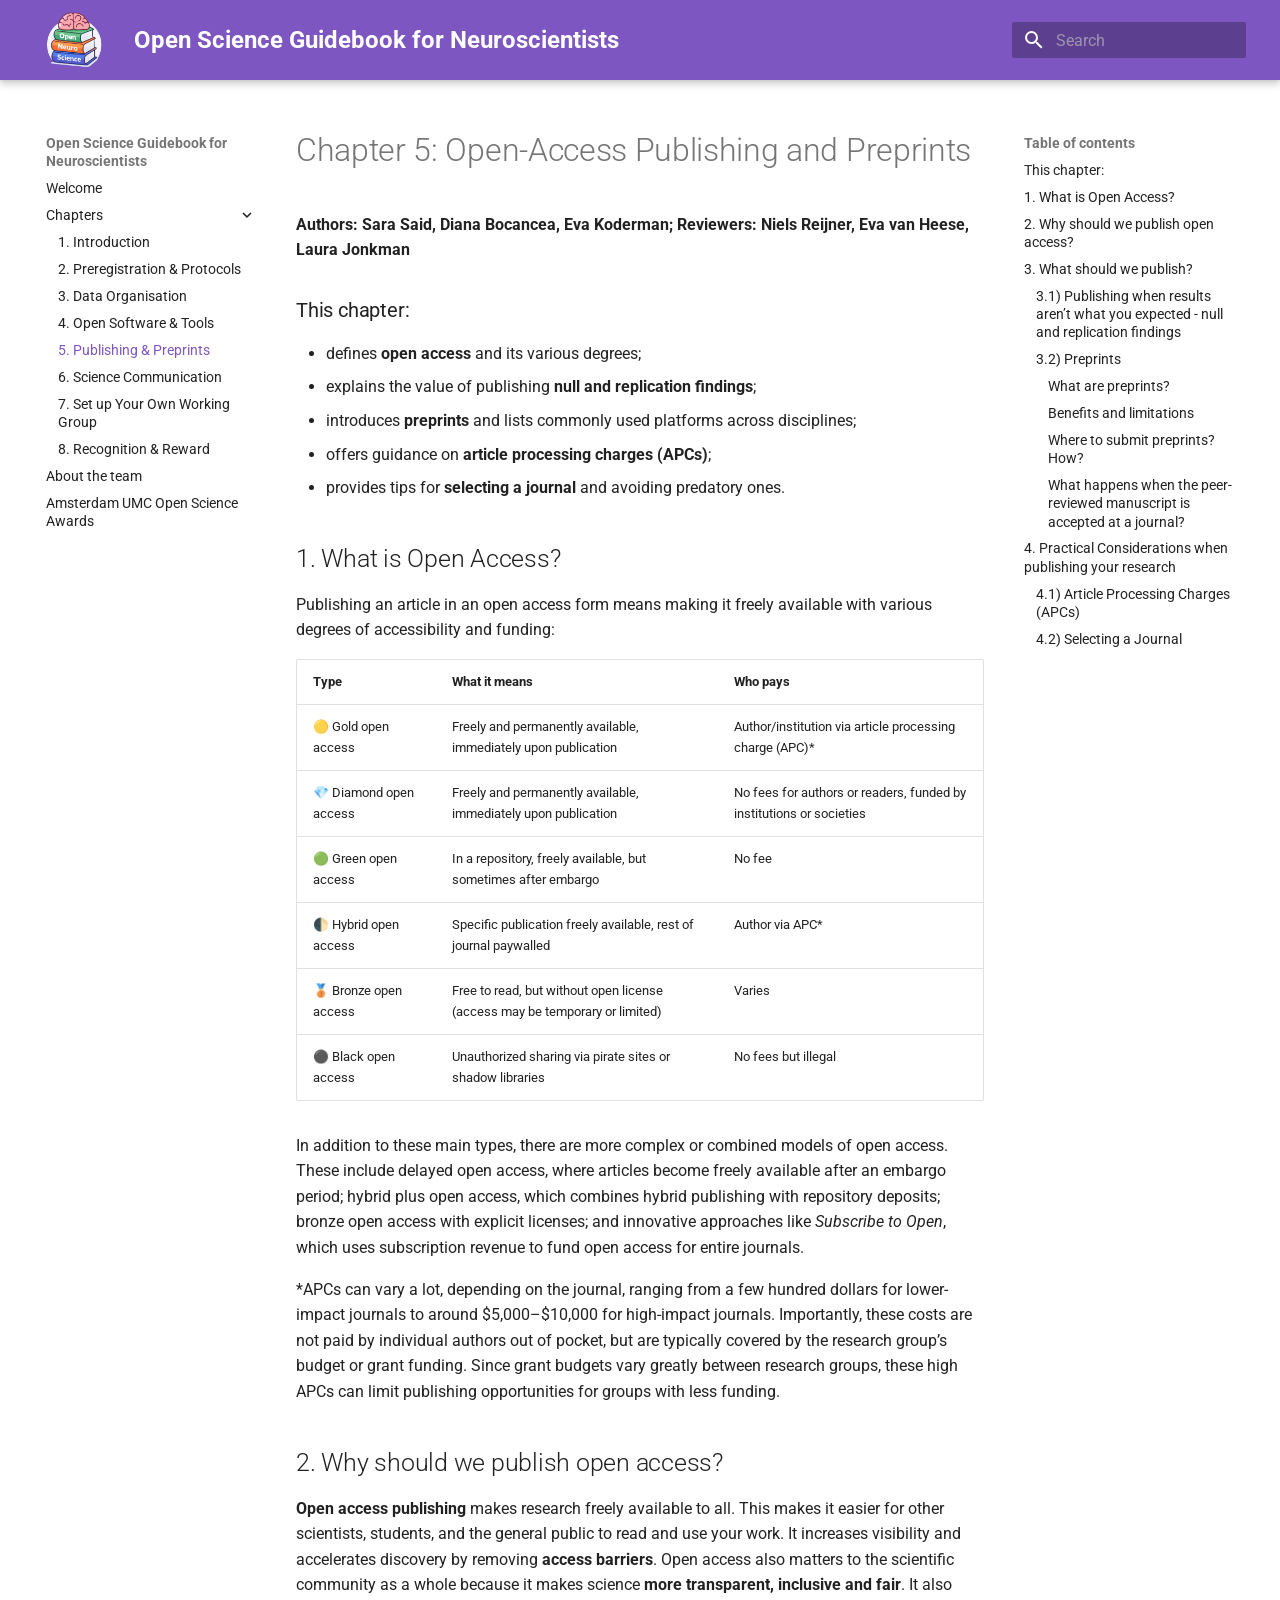
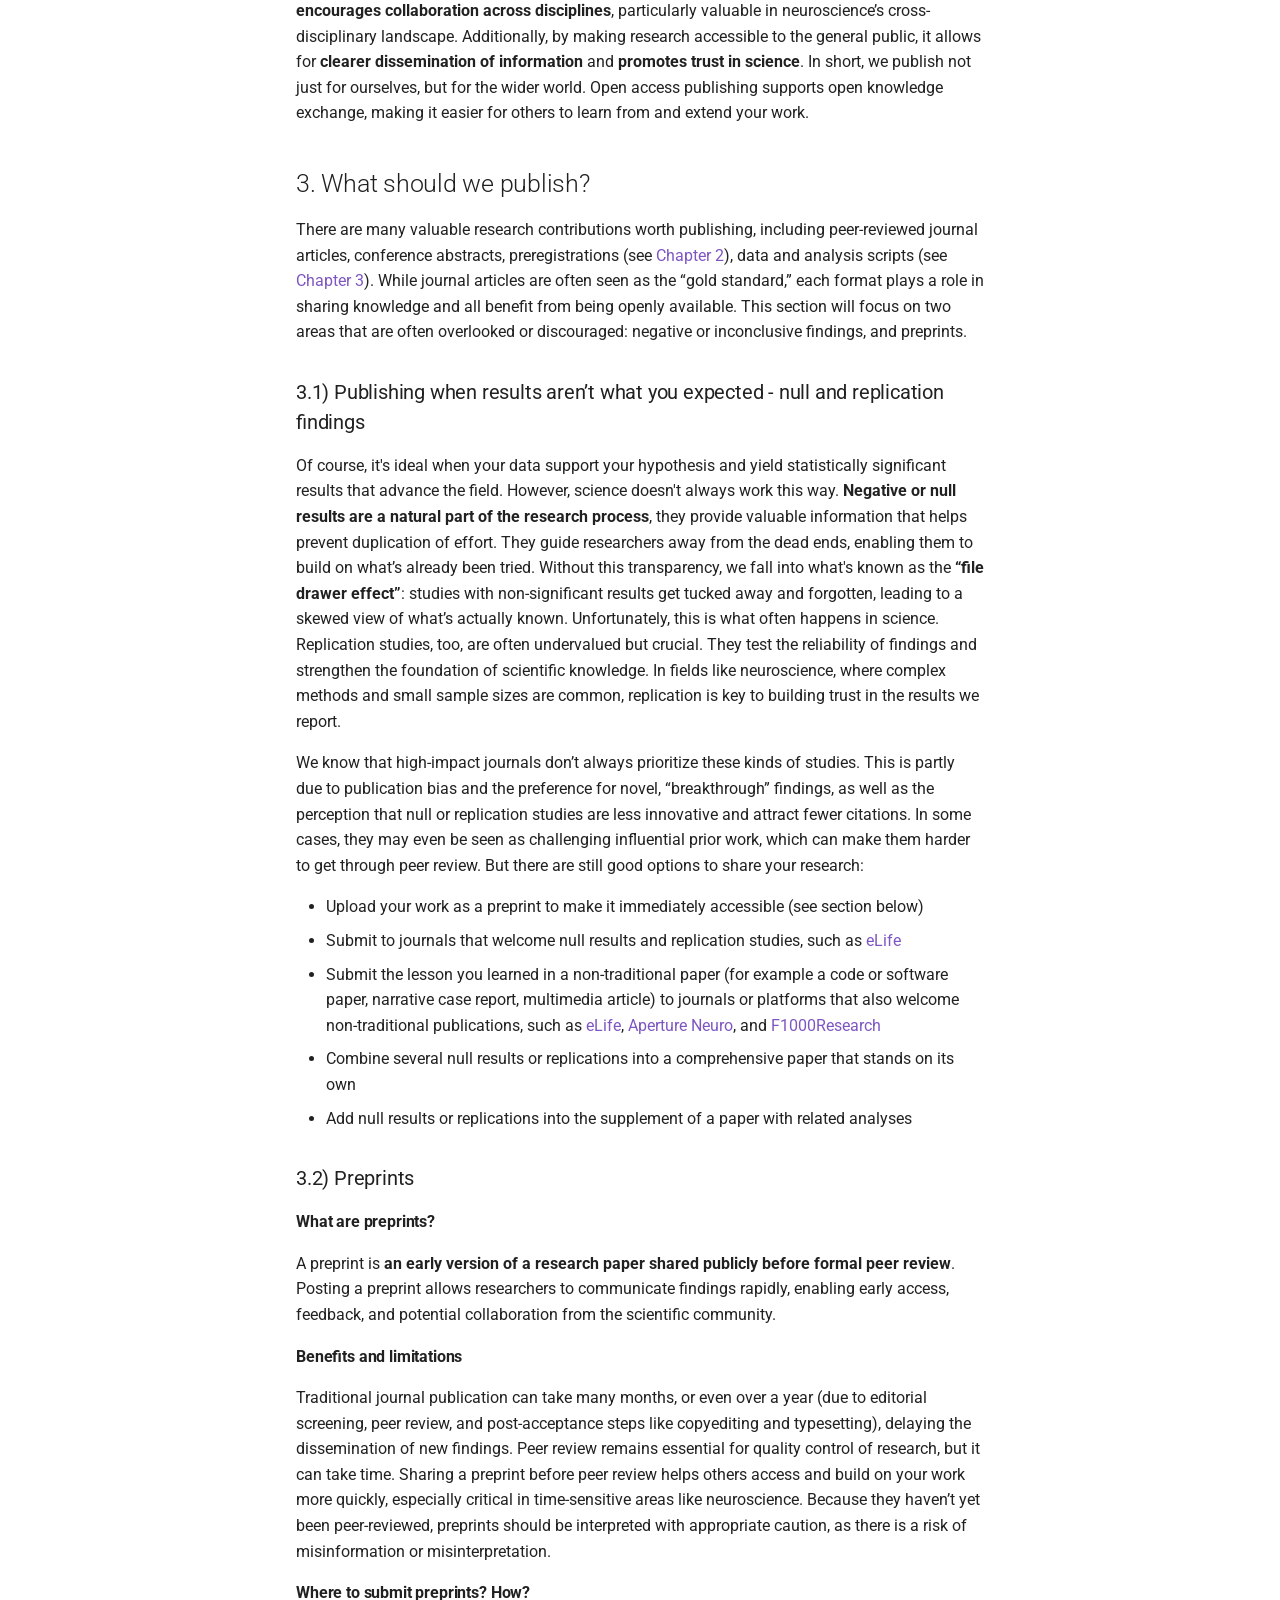
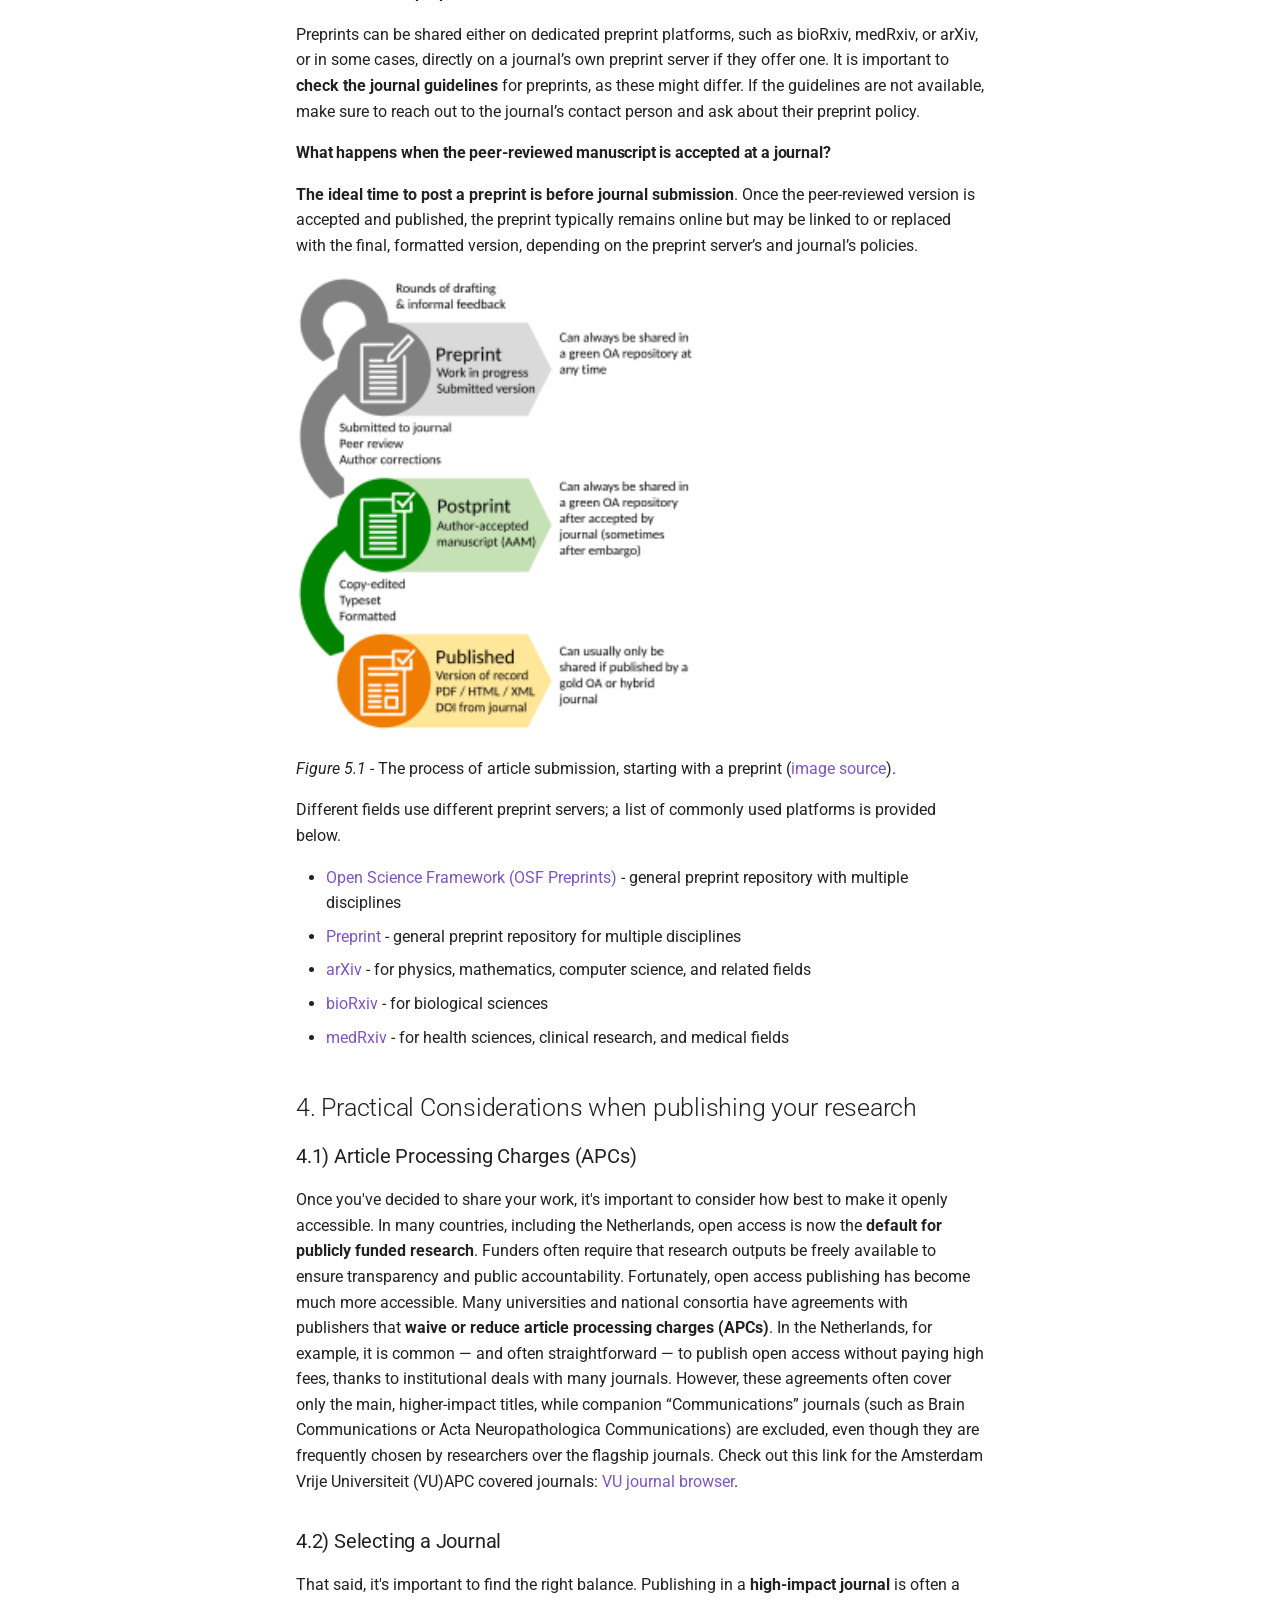
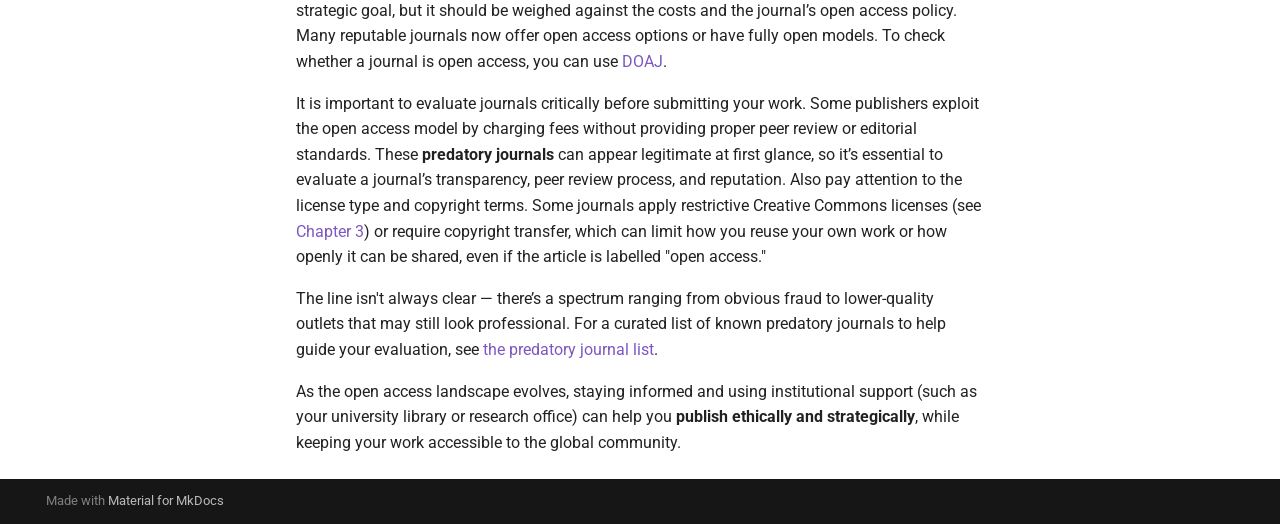
<file: tabs/5-publishing_preprints/index.html>
<!doctype html>
<html lang="en" class="no-js">
  <head>
    
      <meta charset="utf-8">
      <meta name="viewport" content="width=device-width,initial-scale=1">
      
      
      
      
        <link rel="prev" href="../4-open_software_tools/">
      
      
        <link rel="next" href="../6-communication/">
      
      
        
      
      
      <link rel="icon" href="../../assets/logos/logo_OS_Guidebook.png">
      <meta name="generator" content="mkdocs-1.6.1, mkdocs-material-9.7.6">
    
    
      
        <title>5. Publishing & Preprints - Open Science Guidebook for Neuroscientists</title>
      
    
    
      <link rel="stylesheet" href="../../assets/stylesheets/main.484c7ddc.min.css">
      
        
        <link rel="stylesheet" href="../../assets/stylesheets/palette.ab4e12ef.min.css">
      
      


    
    
      
    
    
      
        
        
        <link rel="preconnect" href="https://fonts.gstatic.com" crossorigin>
        <link rel="stylesheet" href="https://fonts.googleapis.com/css?family=Roboto:300,300i,400,400i,700,700i%7CRoboto+Mono:400,400i,700,700i&display=fallback">
        <style>:root{--md-text-font:"Roboto";--md-code-font:"Roboto Mono"}</style>
      
    
    
      <link rel="stylesheet" href="../../stylesheets/extra.css">
    
    <script>__md_scope=new URL("../..",location),__md_hash=e=>[...e].reduce(((e,_)=>(e<<5)-e+_.charCodeAt(0)),0),__md_get=(e,_=localStorage,t=__md_scope)=>JSON.parse(_.getItem(t.pathname+"."+e)),__md_set=(e,_,t=localStorage,a=__md_scope)=>{try{t.setItem(a.pathname+"."+e,JSON.stringify(_))}catch(e){}}</script>
    
      

    
    
  </head>
  
  
    
    
    
    
    
    <body dir="ltr" data-md-color-scheme="default" data-md-color-primary="deep-purple" data-md-color-accent="indigo">
  
    
    <input class="md-toggle" data-md-toggle="drawer" type="checkbox" id="__drawer" autocomplete="off">
    <input class="md-toggle" data-md-toggle="search" type="checkbox" id="__search" autocomplete="off">
    <label class="md-overlay" for="__drawer"></label>
    <div data-md-component="skip">
      
        
        <a href="#chapter-5-open-access-publishing-and-preprints" class="md-skip">
          Skip to content
        </a>
      
    </div>
    <div data-md-component="announce">
      
    </div>
    
    
      

  

<header class="md-header md-header--shadow" data-md-component="header">
  <nav class="md-header__inner md-grid" aria-label="Header">
    <a href="../.." title="Open Science Guidebook for Neuroscientists" class="md-header__button md-logo" aria-label="Open Science Guidebook for Neuroscientists" data-md-component="logo">
      
  <img src="../../assets/logos/logo_OS_Guidebook.png" alt="logo">

    </a>
    <label class="md-header__button md-icon" for="__drawer">
      
      <svg xmlns="http://www.w3.org/2000/svg" viewBox="0 0 24 24"><path d="M3 6h18v2H3zm0 5h18v2H3zm0 5h18v2H3z"/></svg>
    </label>
    <div class="md-header__title" data-md-component="header-title">
      <div class="md-header__ellipsis">
        <div class="md-header__topic">
          <span class="md-ellipsis">
            Open Science Guidebook for Neuroscientists
          </span>
        </div>
        <div class="md-header__topic" data-md-component="header-topic">
          <span class="md-ellipsis">
            
              5. Publishing & Preprints
            
          </span>
        </div>
      </div>
    </div>
    
      
    
    
    
    
      
      
        <label class="md-header__button md-icon" for="__search">
          
          <svg xmlns="http://www.w3.org/2000/svg" viewBox="0 0 24 24"><path d="M9.5 3A6.5 6.5 0 0 1 16 9.5c0 1.61-.59 3.09-1.56 4.23l.27.27h.79l5 5-1.5 1.5-5-5v-.79l-.27-.27A6.52 6.52 0 0 1 9.5 16 6.5 6.5 0 0 1 3 9.5 6.5 6.5 0 0 1 9.5 3m0 2C7 5 5 7 5 9.5S7 14 9.5 14 14 12 14 9.5 12 5 9.5 5"/></svg>
        </label>
        <div class="md-search" data-md-component="search" role="dialog">
  <label class="md-search__overlay" for="__search"></label>
  <div class="md-search__inner" role="search">
    <form class="md-search__form" name="search">
      <input type="text" class="md-search__input" name="query" aria-label="Search" placeholder="Search" autocapitalize="off" autocorrect="off" autocomplete="off" spellcheck="false" data-md-component="search-query" required>
      <label class="md-search__icon md-icon" for="__search">
        
        <svg xmlns="http://www.w3.org/2000/svg" viewBox="0 0 24 24"><path d="M9.5 3A6.5 6.5 0 0 1 16 9.5c0 1.61-.59 3.09-1.56 4.23l.27.27h.79l5 5-1.5 1.5-5-5v-.79l-.27-.27A6.52 6.52 0 0 1 9.5 16 6.5 6.5 0 0 1 3 9.5 6.5 6.5 0 0 1 9.5 3m0 2C7 5 5 7 5 9.5S7 14 9.5 14 14 12 14 9.5 12 5 9.5 5"/></svg>
        
        <svg xmlns="http://www.w3.org/2000/svg" viewBox="0 0 24 24"><path d="M20 11v2H8l5.5 5.5-1.42 1.42L4.16 12l7.92-7.92L13.5 5.5 8 11z"/></svg>
      </label>
      <nav class="md-search__options" aria-label="Search">
        
        <button type="reset" class="md-search__icon md-icon" title="Clear" aria-label="Clear" tabindex="-1">
          
          <svg xmlns="http://www.w3.org/2000/svg" viewBox="0 0 24 24"><path d="M19 6.41 17.59 5 12 10.59 6.41 5 5 6.41 10.59 12 5 17.59 6.41 19 12 13.41 17.59 19 19 17.59 13.41 12z"/></svg>
        </button>
      </nav>
      
    </form>
    <div class="md-search__output">
      <div class="md-search__scrollwrap" tabindex="0" data-md-scrollfix>
        <div class="md-search-result" data-md-component="search-result">
          <div class="md-search-result__meta">
            Initializing search
          </div>
          <ol class="md-search-result__list" role="presentation"></ol>
        </div>
      </div>
    </div>
  </div>
</div>
      
    
    
  </nav>
  
</header>
    
    <div class="md-container" data-md-component="container">
      
      
        
          
        
      
      <main class="md-main" data-md-component="main">
        <div class="md-main__inner md-grid">
          
            
              
              <div class="md-sidebar md-sidebar--primary" data-md-component="sidebar" data-md-type="navigation" >
                <div class="md-sidebar__scrollwrap">
                  <div class="md-sidebar__inner">
                    



<nav class="md-nav md-nav--primary" aria-label="Navigation" data-md-level="0">
  <label class="md-nav__title" for="__drawer">
    <a href="../.." title="Open Science Guidebook for Neuroscientists" class="md-nav__button md-logo" aria-label="Open Science Guidebook for Neuroscientists" data-md-component="logo">
      
  <img src="../../assets/logos/logo_OS_Guidebook.png" alt="logo">

    </a>
    Open Science Guidebook for Neuroscientists
  </label>
  
  <ul class="md-nav__list" data-md-scrollfix>
    
      
      
  
  
  
  
    <li class="md-nav__item">
      <a href="../.." class="md-nav__link">
        
  
  
  <span class="md-ellipsis">
    
  
    Welcome
  

    
  </span>
  
  

      </a>
    </li>
  

    
      
      
  
  
    
  
  
  
    
    
    
    
    
    <li class="md-nav__item md-nav__item--active md-nav__item--nested">
      
        
        
        <input class="md-nav__toggle md-toggle " type="checkbox" id="__nav_2" checked>
        
          
          <label class="md-nav__link" for="__nav_2" id="__nav_2_label" tabindex="0">
            
  
  
  <span class="md-ellipsis">
    
  
    Chapters
  

    
  </span>
  
  

            <span class="md-nav__icon md-icon"></span>
          </label>
        
        <nav class="md-nav" data-md-level="1" aria-labelledby="__nav_2_label" aria-expanded="true">
          <label class="md-nav__title" for="__nav_2">
            <span class="md-nav__icon md-icon"></span>
            
  
    Chapters
  

          </label>
          <ul class="md-nav__list" data-md-scrollfix>
            
              
                
  
  
  
  
    <li class="md-nav__item">
      <a href="../1-introduction/" class="md-nav__link">
        
  
  
  <span class="md-ellipsis">
    
  
    1. Introduction
  

    
  </span>
  
  

      </a>
    </li>
  

              
            
              
                
  
  
  
  
    <li class="md-nav__item">
      <a href="../2-preregistration_protocols/" class="md-nav__link">
        
  
  
  <span class="md-ellipsis">
    
  
    2. Preregistration & Protocols
  

    
  </span>
  
  

      </a>
    </li>
  

              
            
              
                
  
  
  
  
    <li class="md-nav__item">
      <a href="../3-data_organisation/" class="md-nav__link">
        
  
  
  <span class="md-ellipsis">
    
  
    3. Data Organisation
  

    
  </span>
  
  

      </a>
    </li>
  

              
            
              
                
  
  
  
  
    <li class="md-nav__item">
      <a href="../4-open_software_tools/" class="md-nav__link">
        
  
  
  <span class="md-ellipsis">
    
  
    4. Open Software & Tools
  

    
  </span>
  
  

      </a>
    </li>
  

              
            
              
                
  
  
    
  
  
  
    <li class="md-nav__item md-nav__item--active">
      
      <input class="md-nav__toggle md-toggle" type="checkbox" id="__toc">
      
      
        
      
      
        <label class="md-nav__link md-nav__link--active" for="__toc">
          
  
  
  <span class="md-ellipsis">
    
  
    5. Publishing & Preprints
  

    
  </span>
  
  

          <span class="md-nav__icon md-icon"></span>
        </label>
      
      <a href="./" class="md-nav__link md-nav__link--active">
        
  
  
  <span class="md-ellipsis">
    
  
    5. Publishing & Preprints
  

    
  </span>
  
  

      </a>
      
        

<nav class="md-nav md-nav--secondary" aria-label="Table of contents">
  
  
  
    
  
  
    <label class="md-nav__title" for="__toc">
      <span class="md-nav__icon md-icon"></span>
      Table of contents
    </label>
    <ul class="md-nav__list" data-md-component="toc" data-md-scrollfix>
      
        <li class="md-nav__item">
  <a href="#this-chapter" class="md-nav__link">
    <span class="md-ellipsis">
      
        This chapter:
      
    </span>
  </a>
  
</li>
      
        <li class="md-nav__item">
  <a href="#1-what-is-open-access" class="md-nav__link">
    <span class="md-ellipsis">
      
        1. What is Open Access?
      
    </span>
  </a>
  
</li>
      
        <li class="md-nav__item">
  <a href="#2-why-should-we-publish-open-access" class="md-nav__link">
    <span class="md-ellipsis">
      
        2. Why should we publish open access?
      
    </span>
  </a>
  
</li>
      
        <li class="md-nav__item">
  <a href="#3-what-should-we-publish" class="md-nav__link">
    <span class="md-ellipsis">
      
        3. What should we publish?
      
    </span>
  </a>
  
    <nav class="md-nav" aria-label="3. What should we publish?">
      <ul class="md-nav__list">
        
          <li class="md-nav__item">
  <a href="#31-publishing-when-results-arent-what-you-expected-null-and-replication-findings" class="md-nav__link">
    <span class="md-ellipsis">
      
        3.1) Publishing when results aren’t what you expected - null and replication findings
      
    </span>
  </a>
  
</li>
        
          <li class="md-nav__item">
  <a href="#32-preprints" class="md-nav__link">
    <span class="md-ellipsis">
      
        3.2) Preprints
      
    </span>
  </a>
  
    <nav class="md-nav" aria-label="3.2) Preprints">
      <ul class="md-nav__list">
        
          <li class="md-nav__item">
  <a href="#what-are-preprints" class="md-nav__link">
    <span class="md-ellipsis">
      
        What are preprints?
      
    </span>
  </a>
  
</li>
        
          <li class="md-nav__item">
  <a href="#benefits-and-limitations" class="md-nav__link">
    <span class="md-ellipsis">
      
        Benefits and limitations
      
    </span>
  </a>
  
</li>
        
          <li class="md-nav__item">
  <a href="#where-to-submit-preprints-how" class="md-nav__link">
    <span class="md-ellipsis">
      
        Where to submit preprints? How?
      
    </span>
  </a>
  
</li>
        
          <li class="md-nav__item">
  <a href="#what-happens-when-the-peer-reviewed-manuscript-is-accepted-at-a-journal" class="md-nav__link">
    <span class="md-ellipsis">
      
        What happens when the peer-reviewed manuscript is accepted at a journal?
      
    </span>
  </a>
  
</li>
        
      </ul>
    </nav>
  
</li>
        
      </ul>
    </nav>
  
</li>
      
        <li class="md-nav__item">
  <a href="#4-practical-considerations-when-publishing-your-research" class="md-nav__link">
    <span class="md-ellipsis">
      
        4. Practical Considerations when publishing your research
      
    </span>
  </a>
  
    <nav class="md-nav" aria-label="4. Practical Considerations when publishing your research">
      <ul class="md-nav__list">
        
          <li class="md-nav__item">
  <a href="#41-article-processing-charges-apcs" class="md-nav__link">
    <span class="md-ellipsis">
      
        4.1) Article Processing Charges (APCs)
      
    </span>
  </a>
  
</li>
        
          <li class="md-nav__item">
  <a href="#42-selecting-a-journal" class="md-nav__link">
    <span class="md-ellipsis">
      
        4.2) Selecting a Journal
      
    </span>
  </a>
  
</li>
        
      </ul>
    </nav>
  
</li>
      
    </ul>
  
</nav>
      
    </li>
  

              
            
              
                
  
  
  
  
    <li class="md-nav__item">
      <a href="../6-communication/" class="md-nav__link">
        
  
  
  <span class="md-ellipsis">
    
  
    6. Science Communication
  

    
  </span>
  
  

      </a>
    </li>
  

              
            
              
                
  
  
  
  
    <li class="md-nav__item">
      <a href="../7-create_open_science_working_group/" class="md-nav__link">
        
  
  
  <span class="md-ellipsis">
    
  
    7. Set up Your Own Working Group
  

    
  </span>
  
  

      </a>
    </li>
  

              
            
              
                
  
  
  
  
    <li class="md-nav__item">
      <a href="../8-recognition_reward/" class="md-nav__link">
        
  
  
  <span class="md-ellipsis">
    
  
    8. Recognition & Reward
  

    
  </span>
  
  

      </a>
    </li>
  

              
            
          </ul>
        </nav>
      
    </li>
  

    
      
      
  
  
  
  
    <li class="md-nav__item">
      <a href="../../working_group/core_team/" class="md-nav__link">
        
  
  
  <span class="md-ellipsis">
    
  
    About the team
  

    
  </span>
  
  

      </a>
    </li>
  

    
      
      
  
  
  
  
    <li class="md-nav__item">
      <a href="../../awards/aumc_awards/" class="md-nav__link">
        
  
  
  <span class="md-ellipsis">
    
  
    Amsterdam UMC Open Science Awards
  

    
  </span>
  
  

      </a>
    </li>
  

    
  </ul>
</nav>
                  </div>
                </div>
              </div>
            
            
              
              <div class="md-sidebar md-sidebar--secondary" data-md-component="sidebar" data-md-type="toc" >
                <div class="md-sidebar__scrollwrap">
                  <div class="md-sidebar__inner">
                    

<nav class="md-nav md-nav--secondary" aria-label="Table of contents">
  
  
  
    
  
  
    <label class="md-nav__title" for="__toc">
      <span class="md-nav__icon md-icon"></span>
      Table of contents
    </label>
    <ul class="md-nav__list" data-md-component="toc" data-md-scrollfix>
      
        <li class="md-nav__item">
  <a href="#this-chapter" class="md-nav__link">
    <span class="md-ellipsis">
      
        This chapter:
      
    </span>
  </a>
  
</li>
      
        <li class="md-nav__item">
  <a href="#1-what-is-open-access" class="md-nav__link">
    <span class="md-ellipsis">
      
        1. What is Open Access?
      
    </span>
  </a>
  
</li>
      
        <li class="md-nav__item">
  <a href="#2-why-should-we-publish-open-access" class="md-nav__link">
    <span class="md-ellipsis">
      
        2. Why should we publish open access?
      
    </span>
  </a>
  
</li>
      
        <li class="md-nav__item">
  <a href="#3-what-should-we-publish" class="md-nav__link">
    <span class="md-ellipsis">
      
        3. What should we publish?
      
    </span>
  </a>
  
    <nav class="md-nav" aria-label="3. What should we publish?">
      <ul class="md-nav__list">
        
          <li class="md-nav__item">
  <a href="#31-publishing-when-results-arent-what-you-expected-null-and-replication-findings" class="md-nav__link">
    <span class="md-ellipsis">
      
        3.1) Publishing when results aren’t what you expected - null and replication findings
      
    </span>
  </a>
  
</li>
        
          <li class="md-nav__item">
  <a href="#32-preprints" class="md-nav__link">
    <span class="md-ellipsis">
      
        3.2) Preprints
      
    </span>
  </a>
  
    <nav class="md-nav" aria-label="3.2) Preprints">
      <ul class="md-nav__list">
        
          <li class="md-nav__item">
  <a href="#what-are-preprints" class="md-nav__link">
    <span class="md-ellipsis">
      
        What are preprints?
      
    </span>
  </a>
  
</li>
        
          <li class="md-nav__item">
  <a href="#benefits-and-limitations" class="md-nav__link">
    <span class="md-ellipsis">
      
        Benefits and limitations
      
    </span>
  </a>
  
</li>
        
          <li class="md-nav__item">
  <a href="#where-to-submit-preprints-how" class="md-nav__link">
    <span class="md-ellipsis">
      
        Where to submit preprints? How?
      
    </span>
  </a>
  
</li>
        
          <li class="md-nav__item">
  <a href="#what-happens-when-the-peer-reviewed-manuscript-is-accepted-at-a-journal" class="md-nav__link">
    <span class="md-ellipsis">
      
        What happens when the peer-reviewed manuscript is accepted at a journal?
      
    </span>
  </a>
  
</li>
        
      </ul>
    </nav>
  
</li>
        
      </ul>
    </nav>
  
</li>
      
        <li class="md-nav__item">
  <a href="#4-practical-considerations-when-publishing-your-research" class="md-nav__link">
    <span class="md-ellipsis">
      
        4. Practical Considerations when publishing your research
      
    </span>
  </a>
  
    <nav class="md-nav" aria-label="4. Practical Considerations when publishing your research">
      <ul class="md-nav__list">
        
          <li class="md-nav__item">
  <a href="#41-article-processing-charges-apcs" class="md-nav__link">
    <span class="md-ellipsis">
      
        4.1) Article Processing Charges (APCs)
      
    </span>
  </a>
  
</li>
        
          <li class="md-nav__item">
  <a href="#42-selecting-a-journal" class="md-nav__link">
    <span class="md-ellipsis">
      
        4.2) Selecting a Journal
      
    </span>
  </a>
  
</li>
        
      </ul>
    </nav>
  
</li>
      
    </ul>
  
</nav>
                  </div>
                </div>
              </div>
            
          
          
            <div class="md-content" data-md-component="content">
              
              <article class="md-content__inner md-typeset">
                
                  



<h1 id="chapter-5-open-access-publishing-and-preprints">Chapter 5: Open-Access Publishing and Preprints</h1>
<p><strong>Authors: Sara Said, Diana Bocancea, Eva Koderman; Reviewers: Niels Reijner, Eva van Heese, Laura Jonkman</strong></p>
<h3 id="this-chapter">This chapter:</h3>
<ul>
<li>defines <strong>open access</strong> and its various degrees;</li>
<li>explains the value of publishing <strong>null and replication findings</strong>;</li>
<li>introduces <strong>preprints</strong> and lists commonly used platforms across disciplines;</li>
<li>offers guidance on <strong>article processing charges (APCs)</strong>;</li>
<li>provides tips for <strong>selecting a journal</strong> and avoiding predatory ones.</li>
</ul>
<h2 id="1-what-is-open-access">1. What is Open Access?</h2>
<p>Publishing an article in an open access form means making it freely available with various degrees of accessibility and funding:</p>
<table>
<thead>
<tr>
<th>Type</th>
<th>What it means</th>
<th>Who pays</th>
</tr>
</thead>
<tbody>
<tr>
<td>🟡 Gold open access</td>
<td>Freely and permanently available, immediately upon publication</td>
<td>Author/institution via article processing charge (APC)*</td>
</tr>
<tr>
<td>💎 Diamond open access</td>
<td>Freely and permanently available, immediately upon publication</td>
<td>No fees for authors or readers, funded by institutions or societies</td>
</tr>
<tr>
<td>🟢 Green open access</td>
<td>In a repository, freely available, but sometimes after embargo</td>
<td>No fee</td>
</tr>
<tr>
<td>🌓 Hybrid open access</td>
<td>Specific publication freely available, rest of journal paywalled</td>
<td>Author via APC*</td>
</tr>
<tr>
<td>🥉 Bronze open access</td>
<td>Free to read, but without open license (access may be temporary or limited)</td>
<td>Varies</td>
</tr>
<tr>
<td>⚫ Black open access</td>
<td>Unauthorized sharing via pirate sites or shadow libraries</td>
<td>No fees but illegal</td>
</tr>
</tbody>
</table>
<p>In addition to these main types, there are more complex or combined models of open access. These include delayed open access, where articles become freely available after an embargo period; hybrid plus open access, which combines hybrid publishing with repository deposits; bronze open access with explicit licenses; and innovative approaches like <em>Subscribe to Open</em>, which uses subscription revenue to fund open access for entire journals.</p>
<p>*APCs can vary a lot, depending on the journal, ranging from a few hundred dollars for lower-impact journals to around $5,000–$10,000 for high-impact journals. Importantly, these costs are not paid by individual authors out of pocket, but are typically covered by the research group’s budget or grant funding. Since grant budgets vary greatly between research groups, these high APCs can limit publishing opportunities for groups with less funding.</p>
<h2 id="2-why-should-we-publish-open-access">2. Why should we publish open access?</h2>
<p><strong>Open access publishing</strong> makes research freely available to all. This makes it easier for other scientists, students, and the general public to read and use your work. It increases visibility and accelerates discovery by removing <strong>access barriers</strong>. Open access also matters to the scientific community as a whole because it makes science <strong>more transparent, inclusive and fair</strong>. It also <strong>encourages collaboration across disciplines</strong>, particularly valuable in neuroscience’s cross-disciplinary landscape. Additionally, by making research accessible to the general public, it allows for <strong>clearer dissemination of information</strong> and <strong>promotes trust in science</strong>.
In short, we publish not just for ourselves, but for the wider world. Open access publishing supports open knowledge exchange, making it easier for others to learn from and extend your work. </p>
<h2 id="3-what-should-we-publish">3. What should we publish?</h2>
<p>There are many valuable research contributions worth publishing, including peer-reviewed journal articles, conference abstracts, preregistrations (see <a href="https://anw-open-science.github.io/Open-Science-Guidebook-for-Neuroscientists/tabs/2-preregistration_protocols/">Chapter 2</a>), data and analysis scripts (see <a href="https://anw-open-science.github.io/Open-Science-Guidebook-for-Neuroscientists/tabs/3-data_organisation/#5-sharing-your-own-data">Chapter 3</a>). While journal articles are often seen as the “gold standard,” each format plays a role in sharing knowledge and all benefit from being openly available. This section will focus on two areas that are often overlooked or discouraged: negative or inconclusive findings, and preprints.</p>
<h3 id="31-publishing-when-results-arent-what-you-expected-null-and-replication-findings">3.1) Publishing when results aren’t what you expected - null and replication findings</h3>
<p>Of course, it's ideal when your data support your hypothesis and yield statistically significant results that advance the field. However, science doesn't always work this way. <strong>Negative or null results are a natural part of the research process</strong>,  they provide valuable information that helps prevent duplication of effort. They guide researchers away from the dead ends, enabling them to build on what’s already been tried. Without this transparency, we fall into what's known as the <strong>“file drawer effect”</strong>: studies with non-significant results get tucked away and forgotten, leading to a skewed view of what’s actually known. Unfortunately, this is what often happens in science.
Replication studies, too, are often undervalued but crucial. They test the reliability of findings and strengthen the foundation of scientific knowledge. In fields like neuroscience, where complex methods and small sample sizes are common, replication is key to building trust in the results we report.</p>
<p>We know that high-impact journals don’t always prioritize these kinds of studies. This is partly due to publication bias and the preference for novel, “breakthrough” findings, as well as the perception that null or replication studies are less innovative and attract fewer citations. In some cases, they may even be seen as challenging influential prior work, which can make them harder to get through peer review. But there are still good options to share your research: </p>
<ul>
<li>Upload your work as a preprint to make it immediately accessible (see section below)</li>
<li>Submit to journals that welcome null results and replication studies, such as <a href="https://elifesciences.org/">eLife</a></li>
<li>Submit the lesson you learned in a non-traditional paper (for example a code or software paper, narrative case report, multimedia article) to journals or platforms that also welcome non-traditional publications, such as <a href="https://elifesciences.org/">eLife</a>, <a href="https://apertureneuro.org/">Aperture Neuro</a>, and <a href="https://f1000research.com/">F1000Research</a></li>
<li>Combine several null results or replications into a comprehensive paper that stands on its own</li>
<li>Add null results or replications into the supplement of a paper with related analyses</li>
</ul>
<h3 id="32-preprints">3.2) Preprints</h3>
<h4 id="what-are-preprints">What are preprints?</h4>
<p>A preprint is <strong>an early version of a research paper shared publicly before formal peer review</strong>. Posting a preprint allows researchers to communicate findings rapidly, enabling early access, feedback, and potential collaboration from the scientific community.</p>
<h4 id="benefits-and-limitations">Benefits and limitations</h4>
<p>Traditional journal publication can take many months, or even over a year (due to editorial screening, peer review, and post-acceptance steps like copyediting and typesetting), delaying the dissemination of new findings. Peer review remains essential for quality control of research, but it can take time. Sharing a preprint before peer review helps others access and build on your work more quickly, especially critical in time-sensitive areas like neuroscience. Because they haven’t yet been peer-reviewed, preprints should be interpreted with appropriate caution, as there is a risk of misinformation or misinterpretation.</p>
<h4 id="where-to-submit-preprints-how">Where to submit preprints? How?</h4>
<p>Preprints can be shared either on dedicated preprint platforms, such as bioRxiv, medRxiv, or arXiv, or in some cases, directly on a journal’s own preprint server if they offer one. It is important to <strong>check the journal guidelines</strong> for preprints, as these might differ. If the guidelines are not available, make sure to reach out to the journal’s contact person and ask about their preprint policy. </p>
<h4 id="what-happens-when-the-peer-reviewed-manuscript-is-accepted-at-a-journal">What happens when the peer-reviewed manuscript is accepted at a journal?</h4>
<p><strong>The ideal time to post a preprint is before journal submission</strong>. Once the peer-reviewed version is accepted and published, the preprint typically remains online but may be linked to or replaced with the final, formatted version, depending on the preprint server’s and journal’s policies.</p>
<p><img alt="process of article submission" src="../../assets/images/Preprint_postprint_published.png" width="400" /></p>
<p><em>Figure 5.1</em> - The process of article submission, starting with a preprint (<a href="https://en.wikipedia.org/wiki/Preprint">image source</a>).</p>
<p>Different fields use different preprint servers; a list of commonly used platforms is provided below. </p>
<ul>
<li><a href="https://osf.io/preprints">Open Science Framework (OSF Preprints)</a> - general preprint repository with multiple disciplines</li>
<li><a href="https://www.preprints.org/">Preprint</a> - general preprint repository for multiple disciplines</li>
<li><a href="https://arxiv.org/">arXiv</a> - for physics, mathematics, computer science, and related fields</li>
<li><a href="https://www.biorxiv.org/">bioRxiv</a> - for biological sciences</li>
<li><a href="https://www.medrxiv.org/">medRxiv</a> - for health sciences, clinical research, and medical fields</li>
</ul>
<h2 id="4-practical-considerations-when-publishing-your-research">4. Practical Considerations when publishing your research</h2>
<h3 id="41-article-processing-charges-apcs">4.1) Article Processing Charges (APCs)</h3>
<p>Once you've decided to share your work, it's important to consider how best to make it openly accessible. In many countries, including the Netherlands, open access is now the <strong>default for publicly funded research</strong>. Funders often require that research outputs be freely available to ensure transparency and public accountability.
Fortunately, open access publishing has become much more accessible. Many universities and national consortia have agreements with publishers that <strong>waive or reduce article processing charges (APCs)</strong>. In the Netherlands, for example, it is common — and often straightforward — to publish open access without paying high fees, thanks to institutional deals with many journals. However, these agreements often cover only the main, higher-impact titles, while companion “Communications” journals (such as Brain Communications or Acta Neuropathologica Communications) are excluded, even though they are frequently chosen by researchers over the flagship journals. Check out this link for the Amsterdam Vrije Universiteit (VU)APC covered journals: <a href="https://journalpublishingguide.vu.nl/WebQuery/vubrowser?q=*">VU journal browser</a>. </p>
<h3 id="42-selecting-a-journal">4.2) Selecting a Journal</h3>
<p>That said, it's important to find the right balance. Publishing in a <strong>high-impact journal</strong> is often a strategic goal, but it should be weighed against the costs and the journal’s open access policy. Many reputable journals now offer open access options or have fully open models. To check whether a journal is open access, you can use <a href="https://doaj.org/">DOAJ</a>. </p>
<p>It is important to evaluate journals critically before submitting your work. Some publishers exploit the open access model by charging fees without providing proper peer review or editorial standards. These <strong>predatory journals</strong> can appear legitimate at first glance, so it’s essential to evaluate a journal’s transparency, peer review process, and reputation. Also pay attention to the license type and copyright terms. Some journals apply restrictive Creative Commons licenses (see <a href="https://anw-open-science.github.io/Open-Science-Guidebook-for-Neuroscientists/tabs/3-data_organisation/#13-creative-commons-and-data-licensing">Chapter 3</a>) or require copyright transfer, which can limit how you reuse your own work or how openly it can be shared, even if the article is labelled "open access." </p>
<p>The line isn't always clear — there’s a spectrum ranging from obvious fraud to lower-quality outlets that may still look professional. For a curated list of known predatory journals to help guide your evaluation, see <a href="https://www.predatoryjournals.org/the-list">the predatory journal list</a>.</p>
<p>As the open access landscape evolves, staying informed and using institutional support (such as your university library or research office) can help you <strong>publish ethically and strategically</strong>, while keeping your work accessible to the global community.</p>












                
              </article>
            </div>
          
          
<script>var target=document.getElementById(location.hash.slice(1));target&&target.name&&(target.checked=target.name.startsWith("__tabbed_"))</script>
        </div>
        
      </main>
      
        <footer class="md-footer">
  
  <div class="md-footer-meta md-typeset">
    <div class="md-footer-meta__inner md-grid">
      <div class="md-copyright">
  
  
    Made with
    <a href="https://squidfunk.github.io/mkdocs-material/" target="_blank" rel="noopener">
      Material for MkDocs
    </a>
  
</div>
      
    </div>
  </div>
</footer>
      
    </div>
    <div class="md-dialog" data-md-component="dialog">
      <div class="md-dialog__inner md-typeset"></div>
    </div>
    
    
    
      
      
      <script id="__config" type="application/json">{"annotate": null, "base": "../..", "features": [], "search": "../../assets/javascripts/workers/search.2c215733.min.js", "tags": null, "translations": {"clipboard.copied": "Copied to clipboard", "clipboard.copy": "Copy to clipboard", "search.result.more.one": "1 more on this page", "search.result.more.other": "# more on this page", "search.result.none": "No matching documents", "search.result.one": "1 matching document", "search.result.other": "# matching documents", "search.result.placeholder": "Type to start searching", "search.result.term.missing": "Missing", "select.version": "Select version"}, "version": null}</script>
    
    
      <script src="../../assets/javascripts/bundle.79ae519e.min.js"></script>
      
    
  </body>
</html>
</file>
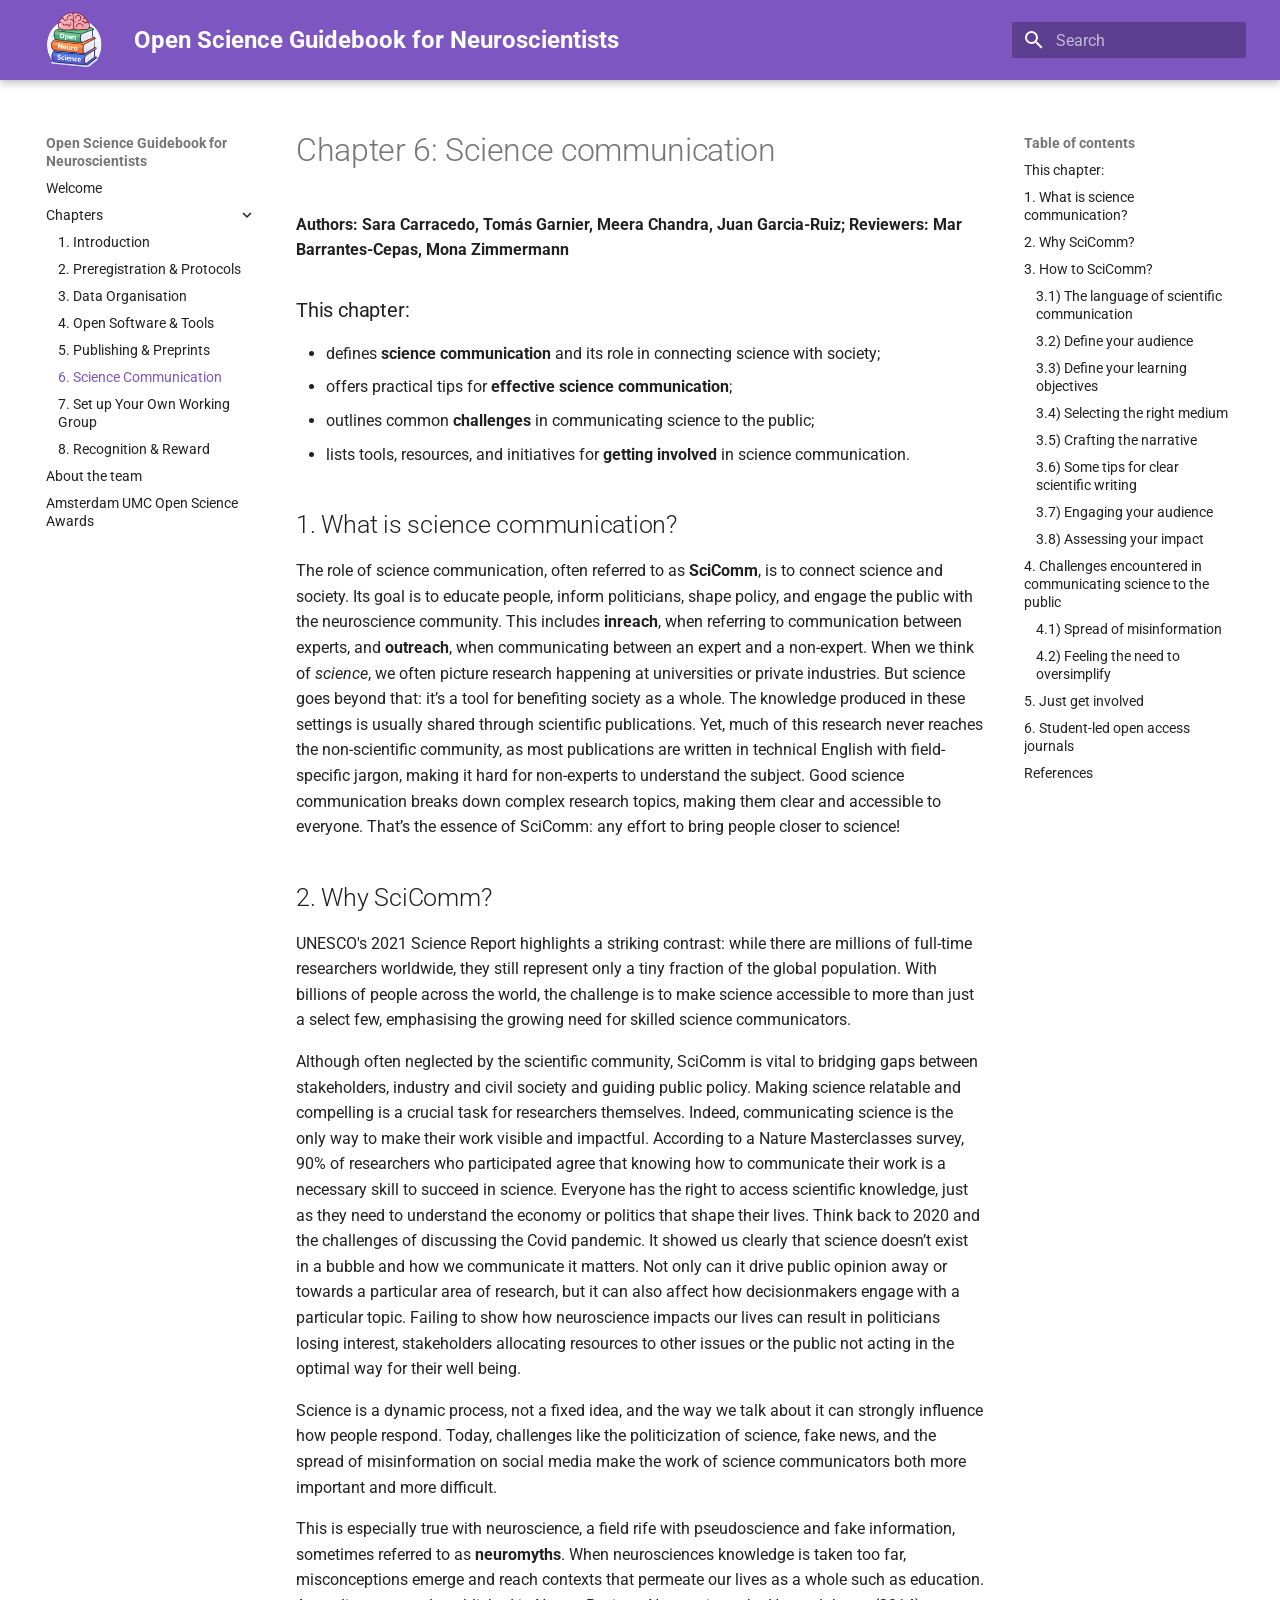
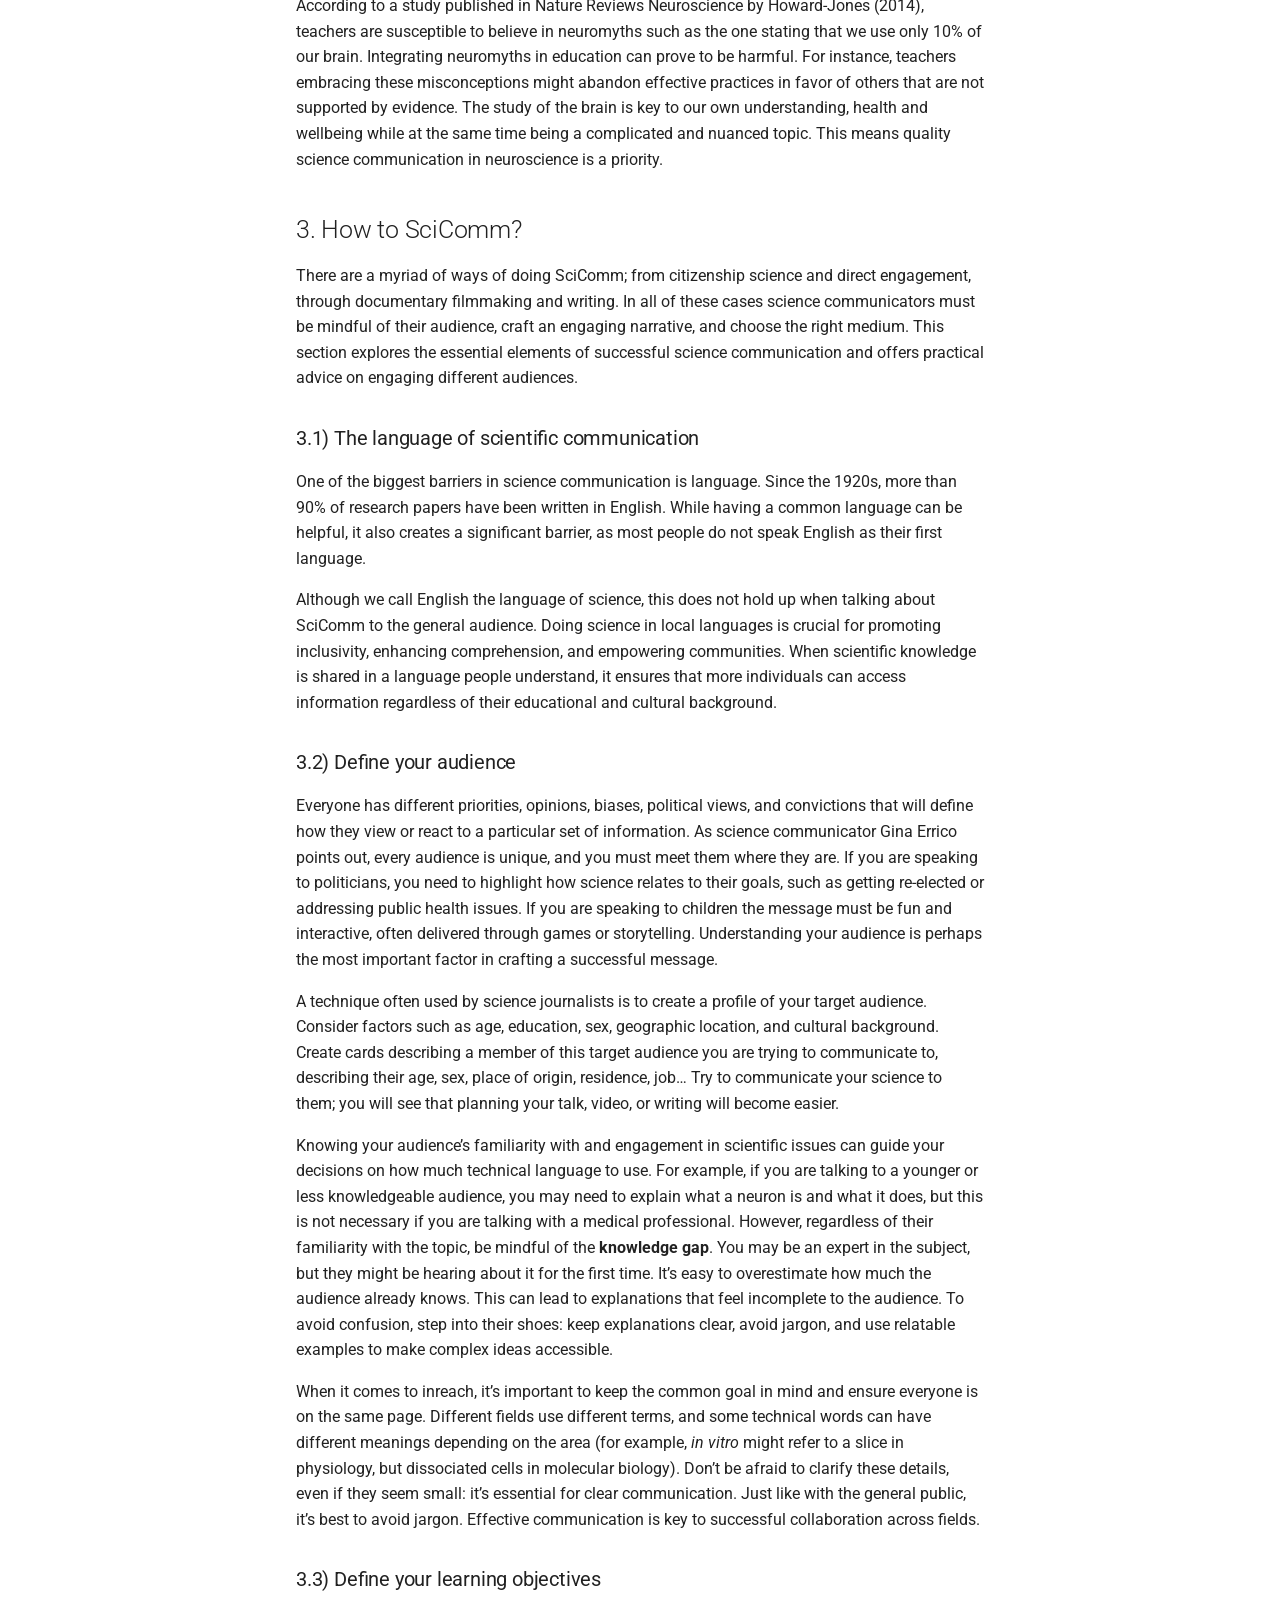
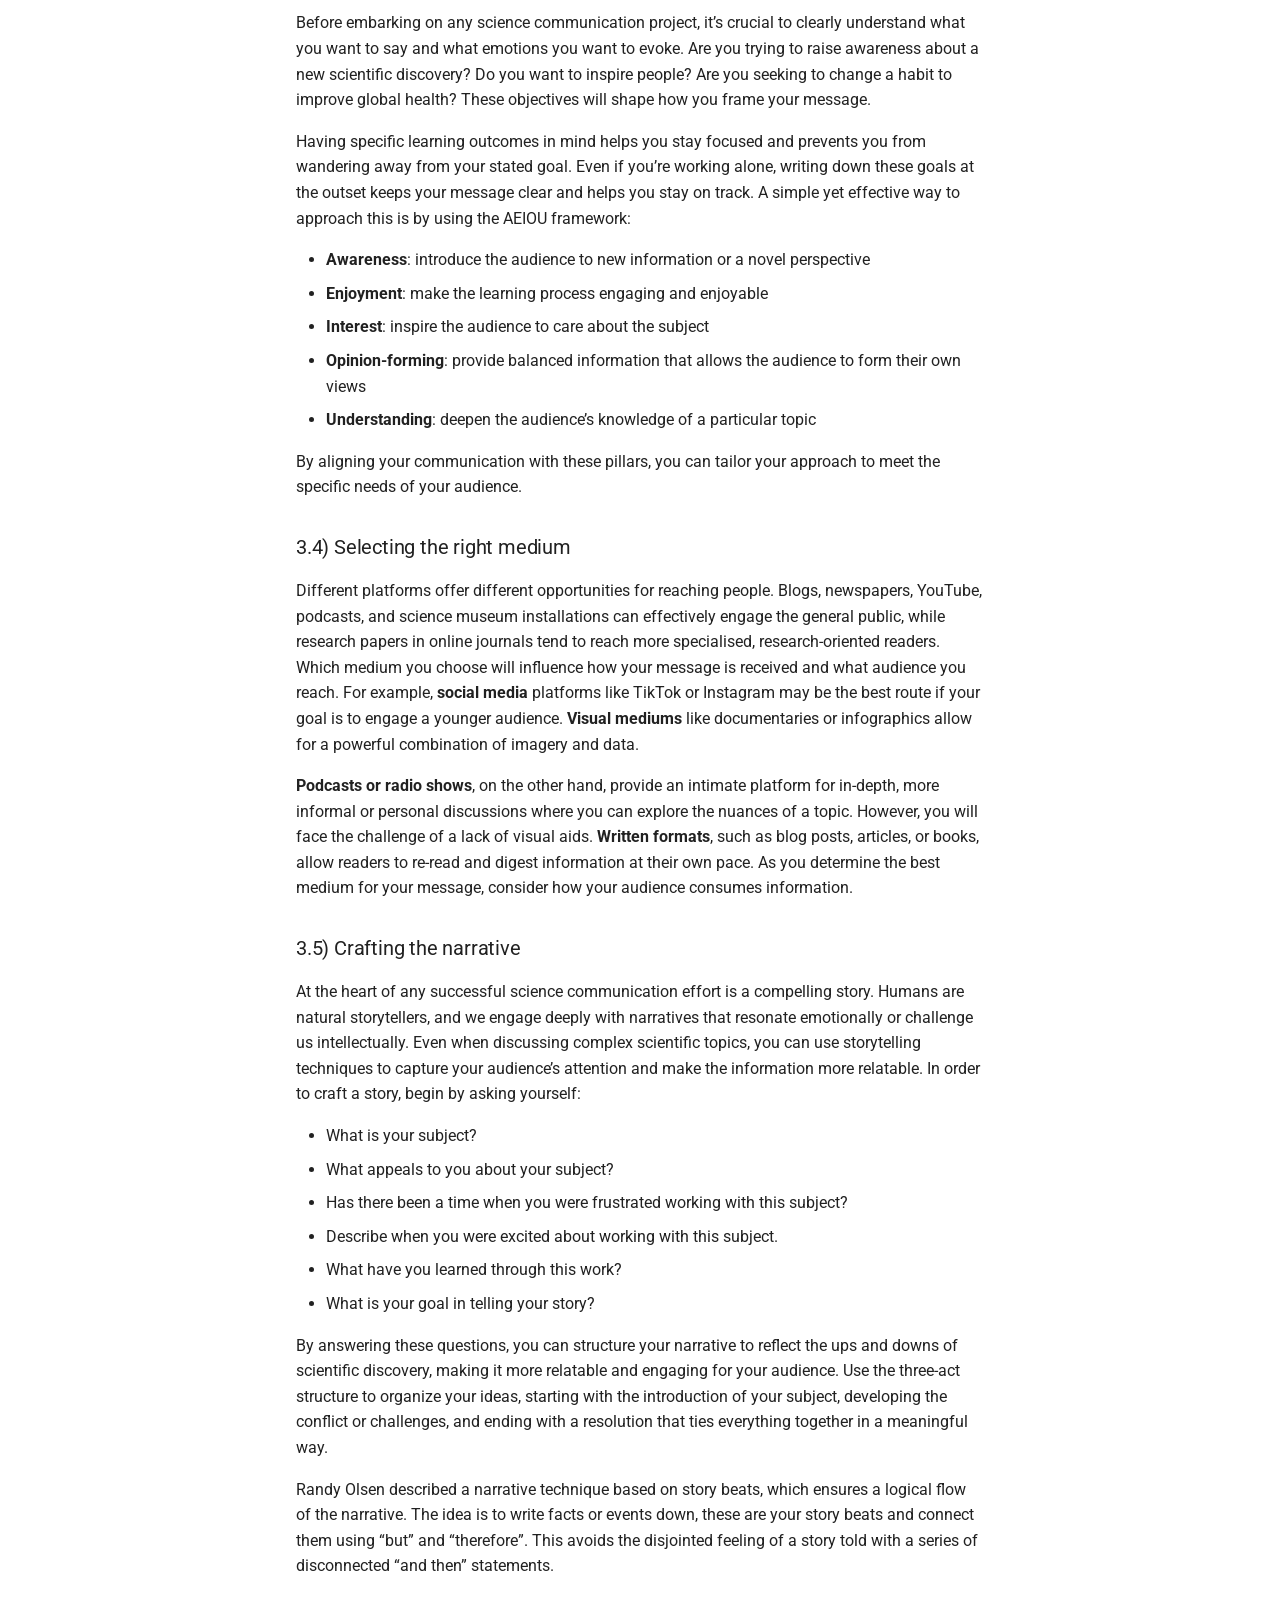
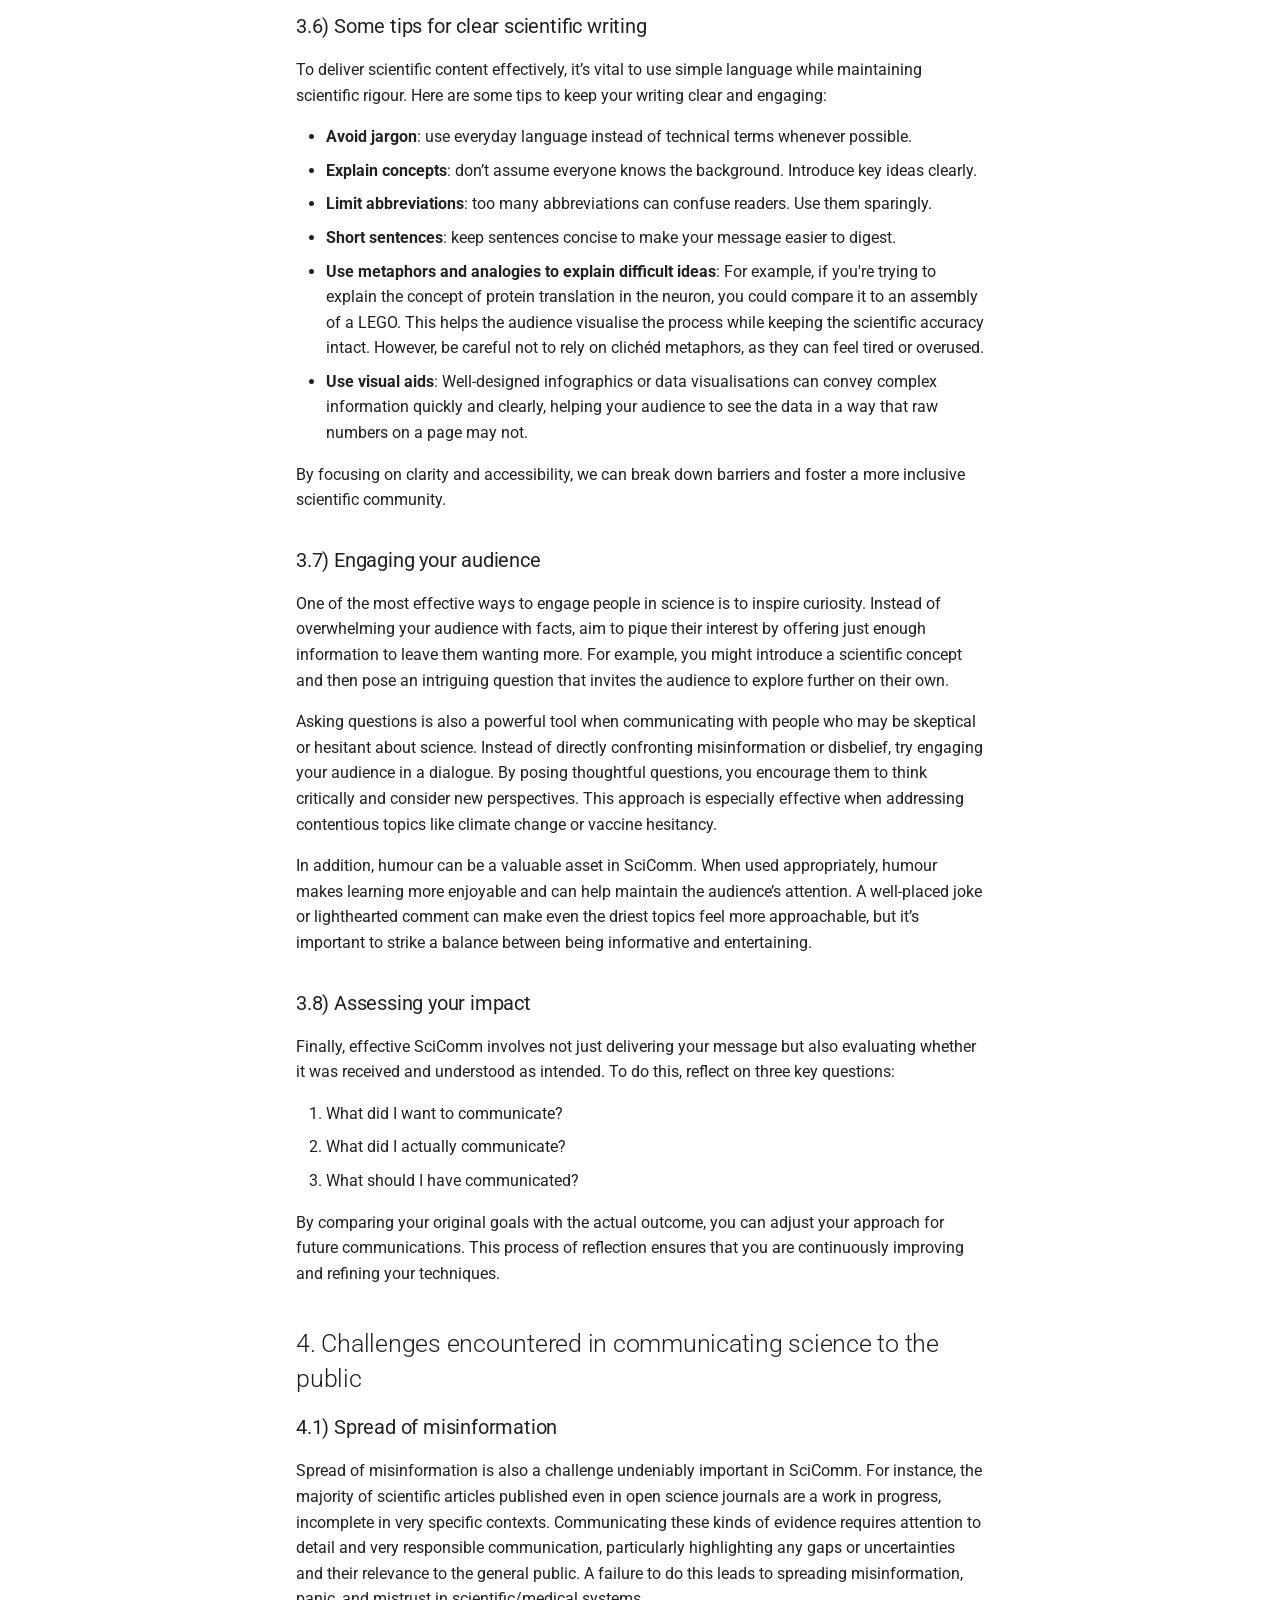
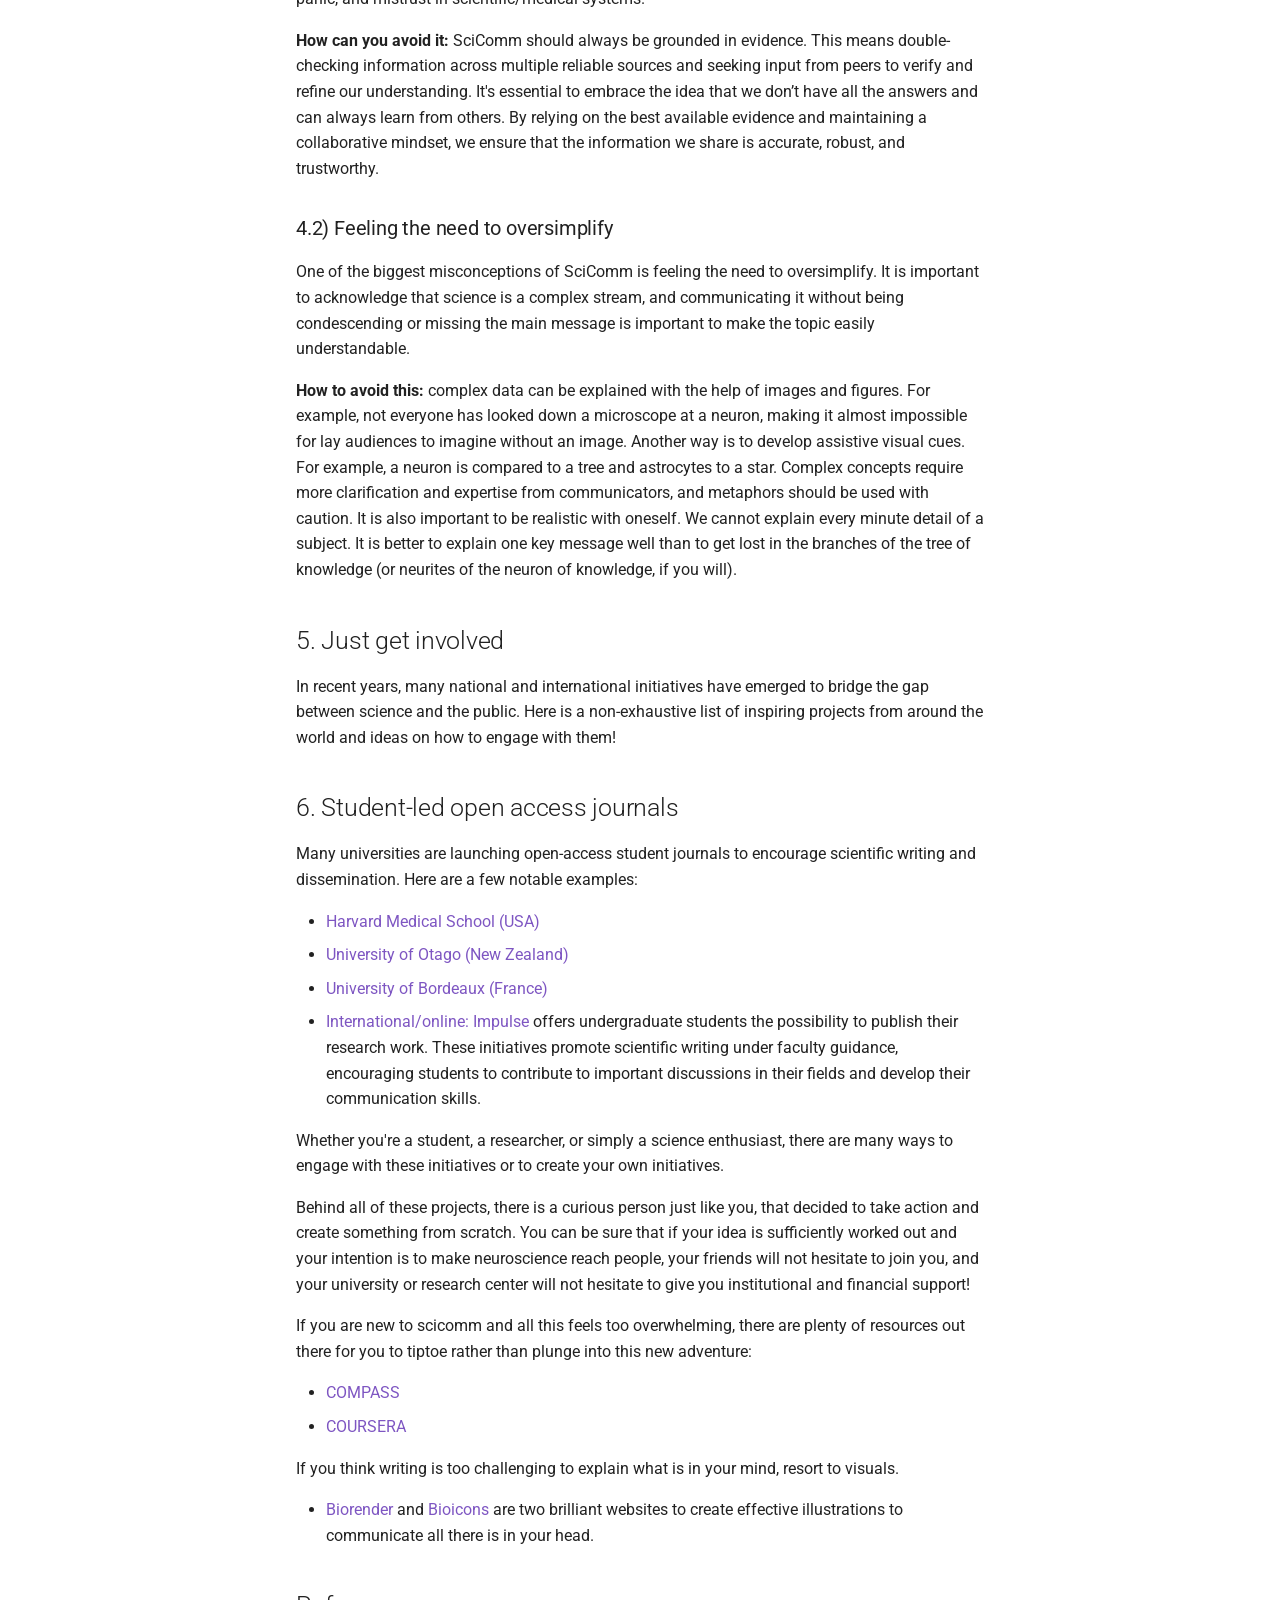
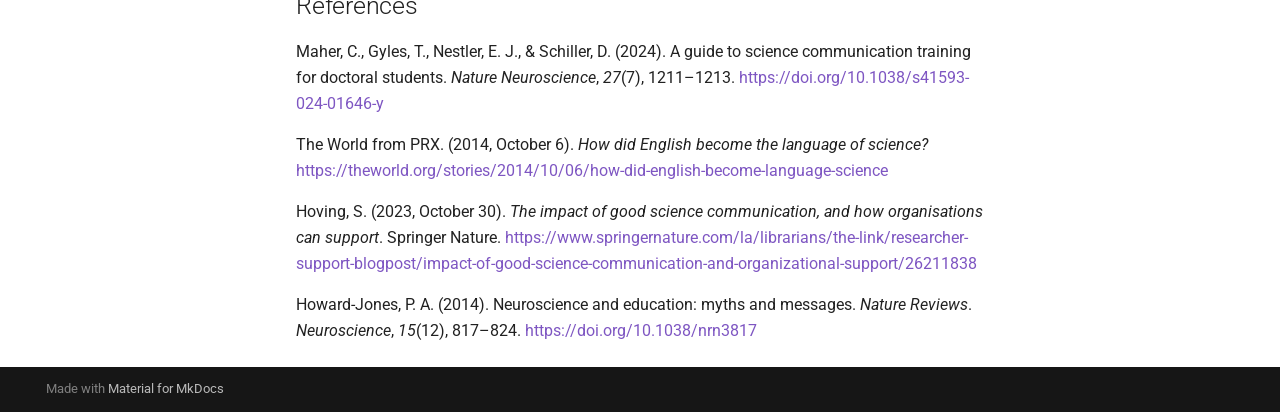
<file: tabs/6-communication/index.html>
<!doctype html>
<html lang="en" class="no-js">
  <head>
    
      <meta charset="utf-8">
      <meta name="viewport" content="width=device-width,initial-scale=1">
      
      
      
      
        <link rel="prev" href="../5-publishing_preprints/">
      
      
        <link rel="next" href="../7-create_open_science_working_group/">
      
      
        
      
      
      <link rel="icon" href="../../assets/logos/logo_OS_Guidebook.png">
      <meta name="generator" content="mkdocs-1.6.1, mkdocs-material-9.7.6">
    
    
      
        <title>6. Science Communication - Open Science Guidebook for Neuroscientists</title>
      
    
    
      <link rel="stylesheet" href="../../assets/stylesheets/main.484c7ddc.min.css">
      
        
        <link rel="stylesheet" href="../../assets/stylesheets/palette.ab4e12ef.min.css">
      
      


    
    
      
    
    
      
        
        
        <link rel="preconnect" href="https://fonts.gstatic.com" crossorigin>
        <link rel="stylesheet" href="https://fonts.googleapis.com/css?family=Roboto:300,300i,400,400i,700,700i%7CRoboto+Mono:400,400i,700,700i&display=fallback">
        <style>:root{--md-text-font:"Roboto";--md-code-font:"Roboto Mono"}</style>
      
    
    
      <link rel="stylesheet" href="../../stylesheets/extra.css">
    
    <script>__md_scope=new URL("../..",location),__md_hash=e=>[...e].reduce(((e,_)=>(e<<5)-e+_.charCodeAt(0)),0),__md_get=(e,_=localStorage,t=__md_scope)=>JSON.parse(_.getItem(t.pathname+"."+e)),__md_set=(e,_,t=localStorage,a=__md_scope)=>{try{t.setItem(a.pathname+"."+e,JSON.stringify(_))}catch(e){}}</script>
    
      

    
    
  </head>
  
  
    
    
    
    
    
    <body dir="ltr" data-md-color-scheme="default" data-md-color-primary="deep-purple" data-md-color-accent="indigo">
  
    
    <input class="md-toggle" data-md-toggle="drawer" type="checkbox" id="__drawer" autocomplete="off">
    <input class="md-toggle" data-md-toggle="search" type="checkbox" id="__search" autocomplete="off">
    <label class="md-overlay" for="__drawer"></label>
    <div data-md-component="skip">
      
        
        <a href="#chapter-6-science-communication" class="md-skip">
          Skip to content
        </a>
      
    </div>
    <div data-md-component="announce">
      
    </div>
    
    
      

  

<header class="md-header md-header--shadow" data-md-component="header">
  <nav class="md-header__inner md-grid" aria-label="Header">
    <a href="../.." title="Open Science Guidebook for Neuroscientists" class="md-header__button md-logo" aria-label="Open Science Guidebook for Neuroscientists" data-md-component="logo">
      
  <img src="../../assets/logos/logo_OS_Guidebook.png" alt="logo">

    </a>
    <label class="md-header__button md-icon" for="__drawer">
      
      <svg xmlns="http://www.w3.org/2000/svg" viewBox="0 0 24 24"><path d="M3 6h18v2H3zm0 5h18v2H3zm0 5h18v2H3z"/></svg>
    </label>
    <div class="md-header__title" data-md-component="header-title">
      <div class="md-header__ellipsis">
        <div class="md-header__topic">
          <span class="md-ellipsis">
            Open Science Guidebook for Neuroscientists
          </span>
        </div>
        <div class="md-header__topic" data-md-component="header-topic">
          <span class="md-ellipsis">
            
              6. Science Communication
            
          </span>
        </div>
      </div>
    </div>
    
      
    
    
    
    
      
      
        <label class="md-header__button md-icon" for="__search">
          
          <svg xmlns="http://www.w3.org/2000/svg" viewBox="0 0 24 24"><path d="M9.5 3A6.5 6.5 0 0 1 16 9.5c0 1.61-.59 3.09-1.56 4.23l.27.27h.79l5 5-1.5 1.5-5-5v-.79l-.27-.27A6.52 6.52 0 0 1 9.5 16 6.5 6.5 0 0 1 3 9.5 6.5 6.5 0 0 1 9.5 3m0 2C7 5 5 7 5 9.5S7 14 9.5 14 14 12 14 9.5 12 5 9.5 5"/></svg>
        </label>
        <div class="md-search" data-md-component="search" role="dialog">
  <label class="md-search__overlay" for="__search"></label>
  <div class="md-search__inner" role="search">
    <form class="md-search__form" name="search">
      <input type="text" class="md-search__input" name="query" aria-label="Search" placeholder="Search" autocapitalize="off" autocorrect="off" autocomplete="off" spellcheck="false" data-md-component="search-query" required>
      <label class="md-search__icon md-icon" for="__search">
        
        <svg xmlns="http://www.w3.org/2000/svg" viewBox="0 0 24 24"><path d="M9.5 3A6.5 6.5 0 0 1 16 9.5c0 1.61-.59 3.09-1.56 4.23l.27.27h.79l5 5-1.5 1.5-5-5v-.79l-.27-.27A6.52 6.52 0 0 1 9.5 16 6.5 6.5 0 0 1 3 9.5 6.5 6.5 0 0 1 9.5 3m0 2C7 5 5 7 5 9.5S7 14 9.5 14 14 12 14 9.5 12 5 9.5 5"/></svg>
        
        <svg xmlns="http://www.w3.org/2000/svg" viewBox="0 0 24 24"><path d="M20 11v2H8l5.5 5.5-1.42 1.42L4.16 12l7.92-7.92L13.5 5.5 8 11z"/></svg>
      </label>
      <nav class="md-search__options" aria-label="Search">
        
        <button type="reset" class="md-search__icon md-icon" title="Clear" aria-label="Clear" tabindex="-1">
          
          <svg xmlns="http://www.w3.org/2000/svg" viewBox="0 0 24 24"><path d="M19 6.41 17.59 5 12 10.59 6.41 5 5 6.41 10.59 12 5 17.59 6.41 19 12 13.41 17.59 19 19 17.59 13.41 12z"/></svg>
        </button>
      </nav>
      
    </form>
    <div class="md-search__output">
      <div class="md-search__scrollwrap" tabindex="0" data-md-scrollfix>
        <div class="md-search-result" data-md-component="search-result">
          <div class="md-search-result__meta">
            Initializing search
          </div>
          <ol class="md-search-result__list" role="presentation"></ol>
        </div>
      </div>
    </div>
  </div>
</div>
      
    
    
  </nav>
  
</header>
    
    <div class="md-container" data-md-component="container">
      
      
        
          
        
      
      <main class="md-main" data-md-component="main">
        <div class="md-main__inner md-grid">
          
            
              
              <div class="md-sidebar md-sidebar--primary" data-md-component="sidebar" data-md-type="navigation" >
                <div class="md-sidebar__scrollwrap">
                  <div class="md-sidebar__inner">
                    



<nav class="md-nav md-nav--primary" aria-label="Navigation" data-md-level="0">
  <label class="md-nav__title" for="__drawer">
    <a href="../.." title="Open Science Guidebook for Neuroscientists" class="md-nav__button md-logo" aria-label="Open Science Guidebook for Neuroscientists" data-md-component="logo">
      
  <img src="../../assets/logos/logo_OS_Guidebook.png" alt="logo">

    </a>
    Open Science Guidebook for Neuroscientists
  </label>
  
  <ul class="md-nav__list" data-md-scrollfix>
    
      
      
  
  
  
  
    <li class="md-nav__item">
      <a href="../.." class="md-nav__link">
        
  
  
  <span class="md-ellipsis">
    
  
    Welcome
  

    
  </span>
  
  

      </a>
    </li>
  

    
      
      
  
  
    
  
  
  
    
    
    
    
    
    <li class="md-nav__item md-nav__item--active md-nav__item--nested">
      
        
        
        <input class="md-nav__toggle md-toggle " type="checkbox" id="__nav_2" checked>
        
          
          <label class="md-nav__link" for="__nav_2" id="__nav_2_label" tabindex="0">
            
  
  
  <span class="md-ellipsis">
    
  
    Chapters
  

    
  </span>
  
  

            <span class="md-nav__icon md-icon"></span>
          </label>
        
        <nav class="md-nav" data-md-level="1" aria-labelledby="__nav_2_label" aria-expanded="true">
          <label class="md-nav__title" for="__nav_2">
            <span class="md-nav__icon md-icon"></span>
            
  
    Chapters
  

          </label>
          <ul class="md-nav__list" data-md-scrollfix>
            
              
                
  
  
  
  
    <li class="md-nav__item">
      <a href="../1-introduction/" class="md-nav__link">
        
  
  
  <span class="md-ellipsis">
    
  
    1. Introduction
  

    
  </span>
  
  

      </a>
    </li>
  

              
            
              
                
  
  
  
  
    <li class="md-nav__item">
      <a href="../2-preregistration_protocols/" class="md-nav__link">
        
  
  
  <span class="md-ellipsis">
    
  
    2. Preregistration & Protocols
  

    
  </span>
  
  

      </a>
    </li>
  

              
            
              
                
  
  
  
  
    <li class="md-nav__item">
      <a href="../3-data_organisation/" class="md-nav__link">
        
  
  
  <span class="md-ellipsis">
    
  
    3. Data Organisation
  

    
  </span>
  
  

      </a>
    </li>
  

              
            
              
                
  
  
  
  
    <li class="md-nav__item">
      <a href="../4-open_software_tools/" class="md-nav__link">
        
  
  
  <span class="md-ellipsis">
    
  
    4. Open Software & Tools
  

    
  </span>
  
  

      </a>
    </li>
  

              
            
              
                
  
  
  
  
    <li class="md-nav__item">
      <a href="../5-publishing_preprints/" class="md-nav__link">
        
  
  
  <span class="md-ellipsis">
    
  
    5. Publishing & Preprints
  

    
  </span>
  
  

      </a>
    </li>
  

              
            
              
                
  
  
    
  
  
  
    <li class="md-nav__item md-nav__item--active">
      
      <input class="md-nav__toggle md-toggle" type="checkbox" id="__toc">
      
      
        
      
      
        <label class="md-nav__link md-nav__link--active" for="__toc">
          
  
  
  <span class="md-ellipsis">
    
  
    6. Science Communication
  

    
  </span>
  
  

          <span class="md-nav__icon md-icon"></span>
        </label>
      
      <a href="./" class="md-nav__link md-nav__link--active">
        
  
  
  <span class="md-ellipsis">
    
  
    6. Science Communication
  

    
  </span>
  
  

      </a>
      
        

<nav class="md-nav md-nav--secondary" aria-label="Table of contents">
  
  
  
    
  
  
    <label class="md-nav__title" for="__toc">
      <span class="md-nav__icon md-icon"></span>
      Table of contents
    </label>
    <ul class="md-nav__list" data-md-component="toc" data-md-scrollfix>
      
        <li class="md-nav__item">
  <a href="#this-chapter" class="md-nav__link">
    <span class="md-ellipsis">
      
        This chapter:
      
    </span>
  </a>
  
</li>
      
        <li class="md-nav__item">
  <a href="#1-what-is-science-communication" class="md-nav__link">
    <span class="md-ellipsis">
      
        1. What is science communication?
      
    </span>
  </a>
  
</li>
      
        <li class="md-nav__item">
  <a href="#2-why-scicomm" class="md-nav__link">
    <span class="md-ellipsis">
      
        2. Why SciComm?
      
    </span>
  </a>
  
</li>
      
        <li class="md-nav__item">
  <a href="#3-how-to-scicomm" class="md-nav__link">
    <span class="md-ellipsis">
      
        3. How to SciComm?
      
    </span>
  </a>
  
    <nav class="md-nav" aria-label="3. How to SciComm?">
      <ul class="md-nav__list">
        
          <li class="md-nav__item">
  <a href="#31-the-language-of-scientific-communication" class="md-nav__link">
    <span class="md-ellipsis">
      
        3.1) The language of scientific communication
      
    </span>
  </a>
  
</li>
        
          <li class="md-nav__item">
  <a href="#32-define-your-audience" class="md-nav__link">
    <span class="md-ellipsis">
      
        3.2) Define your audience
      
    </span>
  </a>
  
</li>
        
          <li class="md-nav__item">
  <a href="#33-define-your-learning-objectives" class="md-nav__link">
    <span class="md-ellipsis">
      
        3.3) Define your learning objectives
      
    </span>
  </a>
  
</li>
        
          <li class="md-nav__item">
  <a href="#34-selecting-the-right-medium" class="md-nav__link">
    <span class="md-ellipsis">
      
        3.4) Selecting the right medium
      
    </span>
  </a>
  
</li>
        
          <li class="md-nav__item">
  <a href="#35-crafting-the-narrative" class="md-nav__link">
    <span class="md-ellipsis">
      
        3.5) Crafting the narrative
      
    </span>
  </a>
  
</li>
        
          <li class="md-nav__item">
  <a href="#36-some-tips-for-clear-scientific-writing" class="md-nav__link">
    <span class="md-ellipsis">
      
        3.6) Some tips for clear scientific writing
      
    </span>
  </a>
  
</li>
        
          <li class="md-nav__item">
  <a href="#37-engaging-your-audience" class="md-nav__link">
    <span class="md-ellipsis">
      
        3.7) Engaging your audience
      
    </span>
  </a>
  
</li>
        
          <li class="md-nav__item">
  <a href="#38-assessing-your-impact" class="md-nav__link">
    <span class="md-ellipsis">
      
        3.8) Assessing your impact
      
    </span>
  </a>
  
</li>
        
      </ul>
    </nav>
  
</li>
      
        <li class="md-nav__item">
  <a href="#4-challenges-encountered-in-communicating-science-to-the-public" class="md-nav__link">
    <span class="md-ellipsis">
      
        4. Challenges encountered in communicating science to the public
      
    </span>
  </a>
  
    <nav class="md-nav" aria-label="4. Challenges encountered in communicating science to the public">
      <ul class="md-nav__list">
        
          <li class="md-nav__item">
  <a href="#41-spread-of-misinformation" class="md-nav__link">
    <span class="md-ellipsis">
      
        4.1) Spread of misinformation
      
    </span>
  </a>
  
</li>
        
          <li class="md-nav__item">
  <a href="#42-feeling-the-need-to-oversimplify" class="md-nav__link">
    <span class="md-ellipsis">
      
        4.2) Feeling the need to oversimplify
      
    </span>
  </a>
  
</li>
        
      </ul>
    </nav>
  
</li>
      
        <li class="md-nav__item">
  <a href="#5-just-get-involved" class="md-nav__link">
    <span class="md-ellipsis">
      
        5. Just get involved
      
    </span>
  </a>
  
</li>
      
        <li class="md-nav__item">
  <a href="#6-student-led-open-access-journals" class="md-nav__link">
    <span class="md-ellipsis">
      
        6. Student-led open access journals
      
    </span>
  </a>
  
</li>
      
        <li class="md-nav__item">
  <a href="#references" class="md-nav__link">
    <span class="md-ellipsis">
      
        References
      
    </span>
  </a>
  
</li>
      
    </ul>
  
</nav>
      
    </li>
  

              
            
              
                
  
  
  
  
    <li class="md-nav__item">
      <a href="../7-create_open_science_working_group/" class="md-nav__link">
        
  
  
  <span class="md-ellipsis">
    
  
    7. Set up Your Own Working Group
  

    
  </span>
  
  

      </a>
    </li>
  

              
            
              
                
  
  
  
  
    <li class="md-nav__item">
      <a href="../8-recognition_reward/" class="md-nav__link">
        
  
  
  <span class="md-ellipsis">
    
  
    8. Recognition & Reward
  

    
  </span>
  
  

      </a>
    </li>
  

              
            
          </ul>
        </nav>
      
    </li>
  

    
      
      
  
  
  
  
    <li class="md-nav__item">
      <a href="../../working_group/core_team/" class="md-nav__link">
        
  
  
  <span class="md-ellipsis">
    
  
    About the team
  

    
  </span>
  
  

      </a>
    </li>
  

    
      
      
  
  
  
  
    <li class="md-nav__item">
      <a href="../../awards/aumc_awards/" class="md-nav__link">
        
  
  
  <span class="md-ellipsis">
    
  
    Amsterdam UMC Open Science Awards
  

    
  </span>
  
  

      </a>
    </li>
  

    
  </ul>
</nav>
                  </div>
                </div>
              </div>
            
            
              
              <div class="md-sidebar md-sidebar--secondary" data-md-component="sidebar" data-md-type="toc" >
                <div class="md-sidebar__scrollwrap">
                  <div class="md-sidebar__inner">
                    

<nav class="md-nav md-nav--secondary" aria-label="Table of contents">
  
  
  
    
  
  
    <label class="md-nav__title" for="__toc">
      <span class="md-nav__icon md-icon"></span>
      Table of contents
    </label>
    <ul class="md-nav__list" data-md-component="toc" data-md-scrollfix>
      
        <li class="md-nav__item">
  <a href="#this-chapter" class="md-nav__link">
    <span class="md-ellipsis">
      
        This chapter:
      
    </span>
  </a>
  
</li>
      
        <li class="md-nav__item">
  <a href="#1-what-is-science-communication" class="md-nav__link">
    <span class="md-ellipsis">
      
        1. What is science communication?
      
    </span>
  </a>
  
</li>
      
        <li class="md-nav__item">
  <a href="#2-why-scicomm" class="md-nav__link">
    <span class="md-ellipsis">
      
        2. Why SciComm?
      
    </span>
  </a>
  
</li>
      
        <li class="md-nav__item">
  <a href="#3-how-to-scicomm" class="md-nav__link">
    <span class="md-ellipsis">
      
        3. How to SciComm?
      
    </span>
  </a>
  
    <nav class="md-nav" aria-label="3. How to SciComm?">
      <ul class="md-nav__list">
        
          <li class="md-nav__item">
  <a href="#31-the-language-of-scientific-communication" class="md-nav__link">
    <span class="md-ellipsis">
      
        3.1) The language of scientific communication
      
    </span>
  </a>
  
</li>
        
          <li class="md-nav__item">
  <a href="#32-define-your-audience" class="md-nav__link">
    <span class="md-ellipsis">
      
        3.2) Define your audience
      
    </span>
  </a>
  
</li>
        
          <li class="md-nav__item">
  <a href="#33-define-your-learning-objectives" class="md-nav__link">
    <span class="md-ellipsis">
      
        3.3) Define your learning objectives
      
    </span>
  </a>
  
</li>
        
          <li class="md-nav__item">
  <a href="#34-selecting-the-right-medium" class="md-nav__link">
    <span class="md-ellipsis">
      
        3.4) Selecting the right medium
      
    </span>
  </a>
  
</li>
        
          <li class="md-nav__item">
  <a href="#35-crafting-the-narrative" class="md-nav__link">
    <span class="md-ellipsis">
      
        3.5) Crafting the narrative
      
    </span>
  </a>
  
</li>
        
          <li class="md-nav__item">
  <a href="#36-some-tips-for-clear-scientific-writing" class="md-nav__link">
    <span class="md-ellipsis">
      
        3.6) Some tips for clear scientific writing
      
    </span>
  </a>
  
</li>
        
          <li class="md-nav__item">
  <a href="#37-engaging-your-audience" class="md-nav__link">
    <span class="md-ellipsis">
      
        3.7) Engaging your audience
      
    </span>
  </a>
  
</li>
        
          <li class="md-nav__item">
  <a href="#38-assessing-your-impact" class="md-nav__link">
    <span class="md-ellipsis">
      
        3.8) Assessing your impact
      
    </span>
  </a>
  
</li>
        
      </ul>
    </nav>
  
</li>
      
        <li class="md-nav__item">
  <a href="#4-challenges-encountered-in-communicating-science-to-the-public" class="md-nav__link">
    <span class="md-ellipsis">
      
        4. Challenges encountered in communicating science to the public
      
    </span>
  </a>
  
    <nav class="md-nav" aria-label="4. Challenges encountered in communicating science to the public">
      <ul class="md-nav__list">
        
          <li class="md-nav__item">
  <a href="#41-spread-of-misinformation" class="md-nav__link">
    <span class="md-ellipsis">
      
        4.1) Spread of misinformation
      
    </span>
  </a>
  
</li>
        
          <li class="md-nav__item">
  <a href="#42-feeling-the-need-to-oversimplify" class="md-nav__link">
    <span class="md-ellipsis">
      
        4.2) Feeling the need to oversimplify
      
    </span>
  </a>
  
</li>
        
      </ul>
    </nav>
  
</li>
      
        <li class="md-nav__item">
  <a href="#5-just-get-involved" class="md-nav__link">
    <span class="md-ellipsis">
      
        5. Just get involved
      
    </span>
  </a>
  
</li>
      
        <li class="md-nav__item">
  <a href="#6-student-led-open-access-journals" class="md-nav__link">
    <span class="md-ellipsis">
      
        6. Student-led open access journals
      
    </span>
  </a>
  
</li>
      
        <li class="md-nav__item">
  <a href="#references" class="md-nav__link">
    <span class="md-ellipsis">
      
        References
      
    </span>
  </a>
  
</li>
      
    </ul>
  
</nav>
                  </div>
                </div>
              </div>
            
          
          
            <div class="md-content" data-md-component="content">
              
              <article class="md-content__inner md-typeset">
                
                  



<h1 id="chapter-6-science-communication">Chapter 6: Science communication</h1>
<p><strong>Authors: Sara Carracedo, Tomás Garnier, Meera Chandra, Juan Garcia-Ruiz;</strong>
<strong>Reviewers: Mar Barrantes-Cepas, Mona Zimmermann</strong></p>
<h3 id="this-chapter">This chapter:</h3>
<ul>
<li>defines <strong>science communication</strong> and its role in connecting science with society;</li>
<li>offers practical tips for <strong>effective science communication</strong>;</li>
<li>outlines common <strong>challenges</strong> in communicating science to the public;</li>
<li>lists tools, resources, and initiatives for <strong>getting involved</strong> in science communication.</li>
</ul>
<h2 id="1-what-is-science-communication">1. What is science communication?</h2>
<p>The role of science communication, often referred to as <strong>SciComm</strong>, is to connect science and society. Its goal is to educate people, inform politicians, shape policy, and engage the public with the neuroscience community. This includes <strong>inreach</strong>, when referring to communication between experts, and <strong>outreach</strong>, when communicating between an expert and a non-expert.
When we think of <em>science</em>, we often picture research happening at universities or private industries. But science goes beyond that: it’s a tool for benefiting society as a whole. The knowledge produced in these settings is usually shared through scientific publications. Yet, much of this research never reaches the non-scientific community, as most publications are written in technical English with field-specific jargon, making it hard for non-experts to understand the subject. Good science communication breaks down complex research topics, making them clear and accessible to everyone. That’s the essence of SciComm: any effort to bring people closer to science!</p>
<h2 id="2-why-scicomm">2. Why SciComm?</h2>
<p>UNESCO's 2021 Science Report highlights a striking contrast: while there are millions of full-time researchers worldwide, they still represent only a tiny fraction of the global population. With billions of people across the world, the challenge is to make science accessible to more than just a select few, emphasising the growing need for skilled science communicators.</p>
<p>Although often neglected by the scientific community, SciComm is vital to bridging gaps between stakeholders, industry and civil society and guiding public policy. Making science relatable and compelling is a crucial task for researchers themselves. Indeed, communicating science is the only way to make their work visible and impactful. According to a Nature Masterclasses survey, 90% of researchers who participated agree that knowing how to communicate their work is a necessary skill to succeed in science. Everyone has the right to access scientific knowledge, just as they need to understand the economy or politics that shape their lives. Think back to 2020 and the challenges of discussing the Covid pandemic. It showed us clearly that science doesn’t exist in a bubble and how we communicate it matters. Not only can it drive public opinion away or towards a particular area of research, but it can also affect how decisionmakers engage with a particular topic. Failing to show how neuroscience impacts our lives can result in politicians losing interest, stakeholders allocating resources to other issues or the public not acting in the optimal way for their well being.</p>
<p>Science is a dynamic process, not a fixed idea, and the way we talk about it can strongly influence how people respond. Today, challenges like the politicization of science, fake news, and the spread of misinformation on social media make the work of science communicators both more important and more difficult.</p>
<p>This is especially true with neuroscience, a field rife with pseudoscience and fake information, sometimes referred to as <strong>neuromyths</strong>. When neurosciences knowledge is taken too far, misconceptions emerge and reach contexts that permeate our lives as a whole such as education. According to a study published in Nature Reviews Neuroscience by Howard-Jones (2014), teachers are susceptible to believe in neuromyths such as the one stating that we use only 10% of our brain. Integrating neuromyths in education can prove to be harmful. For instance, teachers embracing these misconceptions might abandon effective practices in favor of others that are not supported by evidence. The study of the brain is key to our own understanding, health and wellbeing while at the same time being a complicated and nuanced topic. This means quality science communication in neuroscience is a priority.</p>
<h2 id="3-how-to-scicomm">3. How to SciComm?</h2>
<p>There are a myriad of ways of doing SciComm; from citizenship science and direct engagement, through documentary filmmaking and writing. In all of these cases science communicators must be mindful of their audience, craft an engaging narrative, and choose the right medium. This section explores the essential elements of successful science communication and offers practical advice on engaging different audiences.</p>
<h3 id="31-the-language-of-scientific-communication">3.1) The language of scientific communication</h3>
<p>One of the biggest barriers in science communication is language. Since the 1920s, more than 90% of research papers have been written in English. While having a common language can be helpful, it also creates a significant barrier, as most people do not speak English as their first language. </p>
<p>Although we call English the language of science, this does not hold up when talking about SciComm to the general audience. Doing science in local languages is crucial for promoting inclusivity, enhancing comprehension, and empowering communities. When scientific knowledge is shared in a language people understand, it ensures that more individuals can access information regardless of their educational and cultural background. </p>
<h3 id="32-define-your-audience">3.2) Define your audience</h3>
<p>Everyone has different priorities, opinions, biases, political views, and convictions that will define how they view or react to a particular set of information. As science communicator Gina Errico points out, every audience is unique, and you must meet them where they are. If you are speaking to politicians, you need to highlight how science relates to their goals, such as getting re-elected or addressing public health issues. If you are speaking to children the message must be fun and interactive, often delivered through games or storytelling. Understanding your audience is perhaps the most important factor in crafting a successful message.</p>
<p>A technique often used by science journalists is to create a profile of your target audience. Consider factors such as age, education, sex, geographic location, and cultural background. Create cards describing a member of this target audience you are trying to communicate to, describing their age, sex, place of origin, residence, job… Try to communicate your science to them; you will see that planning your talk, video, or writing will become easier. </p>
<p>Knowing your audience’s familiarity with and engagement in scientific issues can guide your decisions on how much technical language to use. For example, if you are talking to a younger or less knowledgeable audience, you may need to explain what a neuron is and what it does, but this is not necessary if you are talking with a medical professional. However, regardless of their familiarity with the topic, be mindful of the <strong>knowledge gap</strong>. You may be an expert in the subject, but they might be hearing about it for the first time. It’s easy to overestimate how much the audience already knows. This can lead to explanations that feel incomplete to the audience. To avoid confusion, step into their shoes: keep explanations clear, avoid jargon, and use relatable examples to make complex ideas accessible.</p>
<p>When it comes to inreach, it’s important to keep the common goal in mind and ensure everyone is on the same page. Different fields use different terms, and some technical words can have different meanings depending on the area (for example, <em>in vitro</em> might refer to a slice in physiology, but dissociated cells in molecular biology). Don’t be afraid to clarify these details, even if they seem small: it’s essential for clear communication. Just like with the general public, it’s best to avoid jargon. Effective communication is key to successful collaboration across fields.</p>
<h3 id="33-define-your-learning-objectives">3.3) Define your learning objectives</h3>
<p>Before embarking on any science communication project, it’s crucial to clearly understand what you want to say and what emotions you want to evoke. Are you trying to raise awareness about a new scientific discovery? Do you want to inspire people? Are you seeking to change a habit to improve global health? These objectives will shape how you frame your message.</p>
<p>Having specific learning outcomes in mind helps you stay focused and prevents you from wandering away from your stated goal. Even if you’re working alone, writing down these goals at the outset keeps your message clear and helps you stay on track. A simple yet effective way to approach this is by using the AEIOU framework:</p>
<ul>
<li><strong>Awareness</strong>: introduce the audience to new information or a novel perspective</li>
<li><strong>Enjoyment</strong>: make the learning process engaging and enjoyable</li>
<li><strong>Interest</strong>: inspire the audience to care about the subject</li>
<li><strong>Opinion-forming</strong>: provide balanced information that allows the audience to form their own views</li>
<li><strong>Understanding</strong>: deepen the audience’s knowledge of a particular topic</li>
</ul>
<p>By aligning your communication with these pillars, you can tailor your approach to meet the specific needs of your audience.</p>
<h3 id="34-selecting-the-right-medium">3.4) Selecting the right medium</h3>
<p>Different platforms offer different opportunities for reaching people. Blogs, newspapers, YouTube, podcasts, and science museum installations can effectively engage the general public, while research papers in online journals tend to reach more specialised, research-oriented readers. Which medium you choose will influence how your message is received and what audience you reach. For example, <strong>social media</strong> platforms like TikTok or Instagram may be the best route if your goal is to engage a younger audience. <strong>Visual mediums</strong> like documentaries or infographics allow for a powerful combination of imagery and data.</p>
<p><strong>Podcasts or radio shows</strong>, on the other hand, provide an intimate platform for in-depth, more informal or personal discussions where you can explore the nuances of a topic. However, you will face the challenge of a lack of visual aids. <strong>Written formats</strong>, such as blog posts, articles, or books, allow readers to re-read and digest information at their own pace. As you determine the best medium for your message, consider how your audience consumes information.</p>
<h3 id="35-crafting-the-narrative">3.5) Crafting the narrative</h3>
<p>At the heart of any successful science communication effort is a compelling story. Humans are natural storytellers, and we engage deeply with narratives that resonate emotionally or challenge us intellectually. Even when discussing complex scientific topics, you can use storytelling techniques to capture your audience’s attention and make the information more relatable. In order to craft a story, begin by asking yourself: </p>
<ul>
<li>What is your subject?</li>
<li>What appeals to you about your subject?</li>
<li>Has there been a time when you were frustrated working with this subject?</li>
<li>Describe when you were excited about working with this subject. </li>
<li>What have you learned through this work?</li>
<li>What is your goal in telling your story?</li>
</ul>
<p>By answering these questions, you can structure your narrative to reflect the ups and downs of scientific discovery, making it more relatable and engaging for your audience. Use the three-act structure to organize your ideas, starting with the introduction of your subject, developing the conflict or challenges, and ending with a resolution that ties everything together in a meaningful way.</p>
<p>Randy Olsen described a narrative technique based on story beats, which ensures a logical flow of the narrative. The idea is to write facts or events down, these are your story beats and connect them using “but” and “therefore”. This avoids the disjointed feeling of a story told with a series of disconnected “and then” statements.</p>
<h3 id="36-some-tips-for-clear-scientific-writing">3.6) Some tips for clear scientific writing</h3>
<p>To deliver scientific content effectively, it’s vital to use simple language while maintaining scientific rigour. Here are some tips to keep your writing clear and engaging:</p>
<ul>
<li><strong>Avoid jargon</strong>: use everyday language instead of technical terms whenever possible.</li>
<li><strong>Explain concepts</strong>: don’t assume everyone knows the background. Introduce key ideas clearly.</li>
<li><strong>Limit abbreviations</strong>: too many abbreviations can confuse readers. Use them sparingly.</li>
<li><strong>Short sentences</strong>: keep sentences concise to make your message easier to digest.</li>
<li><strong>Use metaphors and analogies to explain difficult ideas</strong>: For example, if you're trying to explain the concept of protein translation in the neuron, you could compare it to an assembly of a LEGO. This helps the audience visualise the process while keeping the scientific accuracy intact. However, be careful not to rely on clichéd metaphors, as they can feel tired or overused.</li>
<li><strong>Use visual aids</strong>: Well-designed infographics or data visualisations can convey complex information quickly and clearly, helping your audience to see the data in a way that raw numbers on a page may not.</li>
</ul>
<p>By focusing on clarity and accessibility, we can break down barriers and foster a more inclusive scientific community. </p>
<h3 id="37-engaging-your-audience">3.7) Engaging your audience</h3>
<p>One of the most effective ways to engage people in science is to inspire curiosity. Instead of overwhelming your audience with facts, aim to pique their interest by offering just enough information to leave them wanting more. For example, you might introduce a scientific concept and then pose an intriguing question that invites the audience to explore further on their own.</p>
<p>Asking questions is also a powerful tool when communicating with people who may be skeptical or hesitant about science. Instead of directly confronting misinformation or disbelief, try engaging your audience in a dialogue. By posing thoughtful questions, you encourage them to think critically and consider new perspectives. This approach is especially effective when addressing contentious topics like climate change or vaccine hesitancy.</p>
<p>In addition, humour can be a valuable asset in SciComm. When used appropriately, humour makes learning more enjoyable and can help maintain the audience’s attention. A well-placed joke or lighthearted comment can make even the driest topics feel more approachable, but it’s important to strike a balance between being informative and entertaining.</p>
<h3 id="38-assessing-your-impact">3.8) Assessing your impact</h3>
<p>Finally, effective SciComm involves not just delivering your message but also evaluating whether it was received and understood as intended. To do this, reflect on three key questions:</p>
<ol>
<li>What did I want to communicate?</li>
<li>What did I actually communicate?</li>
<li>What should I have communicated?</li>
</ol>
<p>By comparing your original goals with the actual outcome, you can adjust your approach for future communications. This process of reflection ensures that you are continuously improving and refining your techniques.</p>
<h2 id="4-challenges-encountered-in-communicating-science-to-the-public">4. Challenges encountered in communicating science to the public</h2>
<h3 id="41-spread-of-misinformation">4.1) Spread of misinformation</h3>
<p>Spread of misinformation is also a challenge undeniably important in SciComm. For instance, the majority of scientific articles published even in open science journals are a work in progress, incomplete in very specific contexts. Communicating these kinds of evidence requires attention to detail and very responsible communication, particularly highlighting any gaps or uncertainties and their relevance to the general public. A failure to do this leads to spreading misinformation, panic, and mistrust in scientific/medical systems.</p>
<p><strong>How can you avoid it:</strong> SciComm should always be grounded in evidence. This means double-checking information across multiple reliable sources and seeking input from peers to verify and refine our understanding. It's essential to embrace the idea that we don’t have all the answers and can always learn from others. By relying on the best available evidence and maintaining a collaborative mindset, we ensure that the information we share is accurate, robust, and trustworthy.</p>
<h3 id="42-feeling-the-need-to-oversimplify">4.2) Feeling the need to oversimplify</h3>
<p>One of the biggest misconceptions of SciComm is feeling the need to oversimplify. It is important to acknowledge that science is a complex stream, and communicating it without being condescending or missing the main message is important to make the topic easily understandable. </p>
<p><strong>How to avoid this:</strong> complex data can be explained with the help of images and figures. For example, not everyone has looked down a microscope at a neuron, making it almost impossible for lay audiences to imagine without an image. Another way is to develop assistive visual cues. For example, a neuron is compared to a tree and astrocytes to a star. Complex concepts require more clarification and expertise from communicators, and metaphors should be used with caution. It is also important to be realistic with oneself. We cannot explain every minute detail of a subject. It is better to explain one key message well than to get lost in the branches of the tree of knowledge (or neurites of the neuron of knowledge, if you will).</p>
<h2 id="5-just-get-involved">5. Just get involved</h2>
<p>In recent years, many national and international initiatives have emerged to bridge the gap between science and the public. Here is a non-exhaustive list of inspiring projects from around the world and ideas on how to engage with them!</p>
<h2 id="6-student-led-open-access-journals">6. Student-led open access journals</h2>
<p>Many universities are launching open-access student journals to encourage scientific writing and dissemination. Here are a few notable examples:</p>
<ul>
<li><a href="https://www.hmsreview.org/">Harvard Medical School (USA)</a></li>
<li><a href="http://www.nzmsj.com/">University of Otago (New Zealand)</a></li>
<li><a href="https://www.bordeaux-neurocampus.fr/en/brainstorm-the-new-neuroscience-student-journal-in-bordeaux/">University of Bordeaux (France)</a></li>
<li><a href="https://impulse.pubpub.org/">International/online: Impulse</a> offers undergraduate students the possibility to publish their research work. These initiatives promote scientific writing under faculty guidance, encouraging students to contribute to important discussions in their fields and develop their communication skills.</li>
</ul>
<p>Whether you're a student, a researcher, or simply a science enthusiast, there are many ways to engage with these initiatives or to create your own initiatives.</p>
<p>Behind all of these projects, there is a curious person just like you, that decided to take action and create something from scratch. You can be sure that if your idea is sufficiently worked out and your intention is to make neuroscience reach people, your friends will not hesitate to join you, and your university or research center will not hesitate to give you institutional and financial support!</p>
<p>If you are new to scicomm and all this feels too overwhelming, there are plenty of resources out there for you to tiptoe rather than plunge into this new adventure: </p>
<ul>
<li><a href="https://www.compassscicomm.org/tools-resources/">COMPASS</a></li>
<li><a href="https://www.coursera.org/learn/designing-effective-science-communication">COURSERA</a></li>
</ul>
<p>If you think writing is too challenging to explain what is in your mind, resort to visuals. </p>
<ul>
<li><a href="https://www.biorender.com/">Biorender</a> and <a href="https://bioicons.com/">Bioicons</a> are two brilliant websites to create effective illustrations to communicate all there is in your head.</li>
</ul>
<h2 id="references">References</h2>
<p>Maher, C., Gyles, T., Nestler, E. J., &amp; Schiller, D. (2024). A guide to science communication training for doctoral students. <em>Nature Neuroscience</em>, <em>27</em>(7), 1211–1213. <a href="https://doi.org/10.1038/s41593-024-01646-y">https://doi.org/10.1038/s41593-024-01646-y</a></p>
<p>The World from PRX. (2014, October 6). <em>How did English become the language of science?</em> <a href="https://theworld.org/stories/2014/10/06/how-did-english-become-language-science">https://theworld.org/stories/2014/10/06/how-did-english-become-language-science</a></p>
<p>Hoving, S. (2023, October 30). <em>The impact of good science communication, and how organisations can support</em>. Springer Nature. <a href="https://www.springernature.com/la/librarians/the-link/researcher-support-blogpost/impact-of-good-science-communication-and-organizational-support/26211838">https://www.springernature.com/la/librarians/the-link/researcher-support-blogpost/impact-of-good-science-communication-and-organizational-support/26211838</a></p>
<p>Howard-Jones, P. A. (2014). Neuroscience and education: myths and messages. <em>Nature Reviews</em>. <em>Neuroscience</em>, <em>15</em>(12), 817–824. <a href="https://doi.org/10.1038/nrn3817">https://doi.org/10.1038/nrn3817</a></p>












                
              </article>
            </div>
          
          
<script>var target=document.getElementById(location.hash.slice(1));target&&target.name&&(target.checked=target.name.startsWith("__tabbed_"))</script>
        </div>
        
      </main>
      
        <footer class="md-footer">
  
  <div class="md-footer-meta md-typeset">
    <div class="md-footer-meta__inner md-grid">
      <div class="md-copyright">
  
  
    Made with
    <a href="https://squidfunk.github.io/mkdocs-material/" target="_blank" rel="noopener">
      Material for MkDocs
    </a>
  
</div>
      
    </div>
  </div>
</footer>
      
    </div>
    <div class="md-dialog" data-md-component="dialog">
      <div class="md-dialog__inner md-typeset"></div>
    </div>
    
    
    
      
      
      <script id="__config" type="application/json">{"annotate": null, "base": "../..", "features": [], "search": "../../assets/javascripts/workers/search.2c215733.min.js", "tags": null, "translations": {"clipboard.copied": "Copied to clipboard", "clipboard.copy": "Copy to clipboard", "search.result.more.one": "1 more on this page", "search.result.more.other": "# more on this page", "search.result.none": "No matching documents", "search.result.one": "1 matching document", "search.result.other": "# matching documents", "search.result.placeholder": "Type to start searching", "search.result.term.missing": "Missing", "select.version": "Select version"}, "version": null}</script>
    
    
      <script src="../../assets/javascripts/bundle.79ae519e.min.js"></script>
      
    
  </body>
</html>
</file>
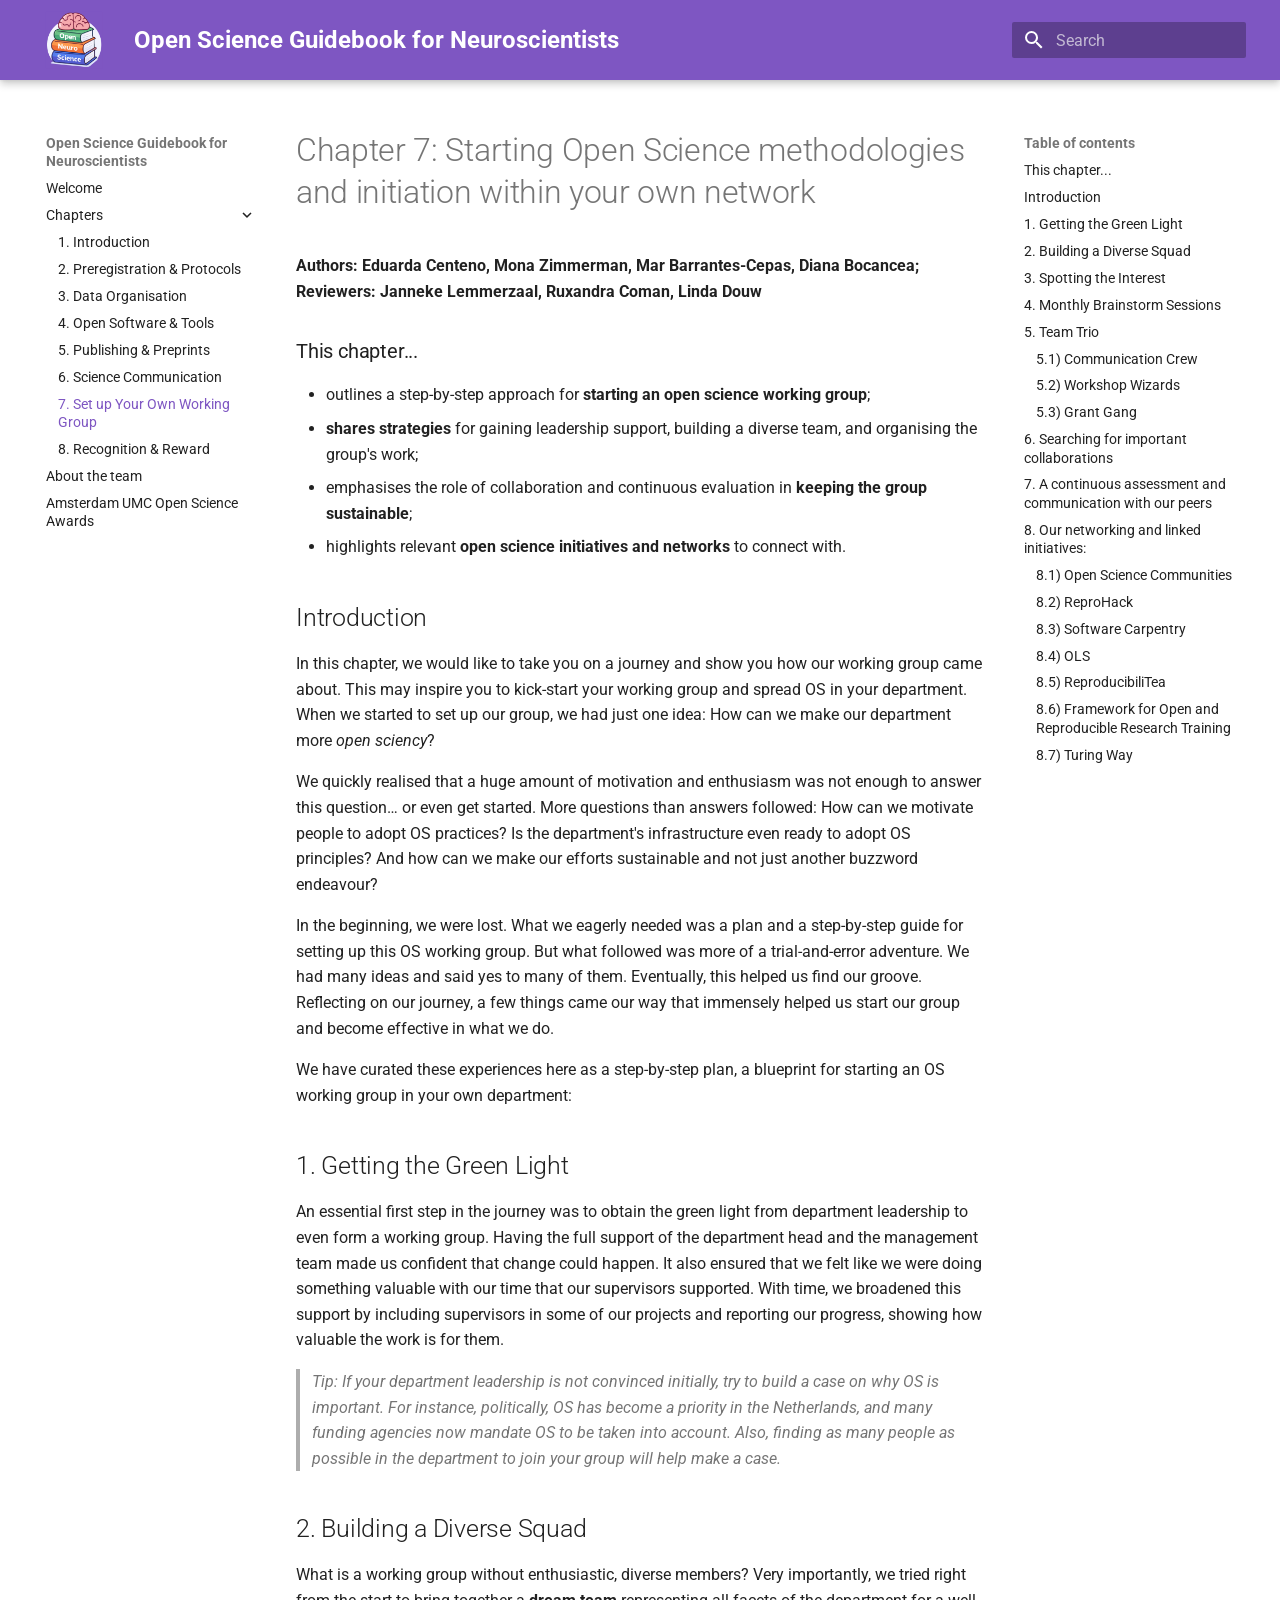
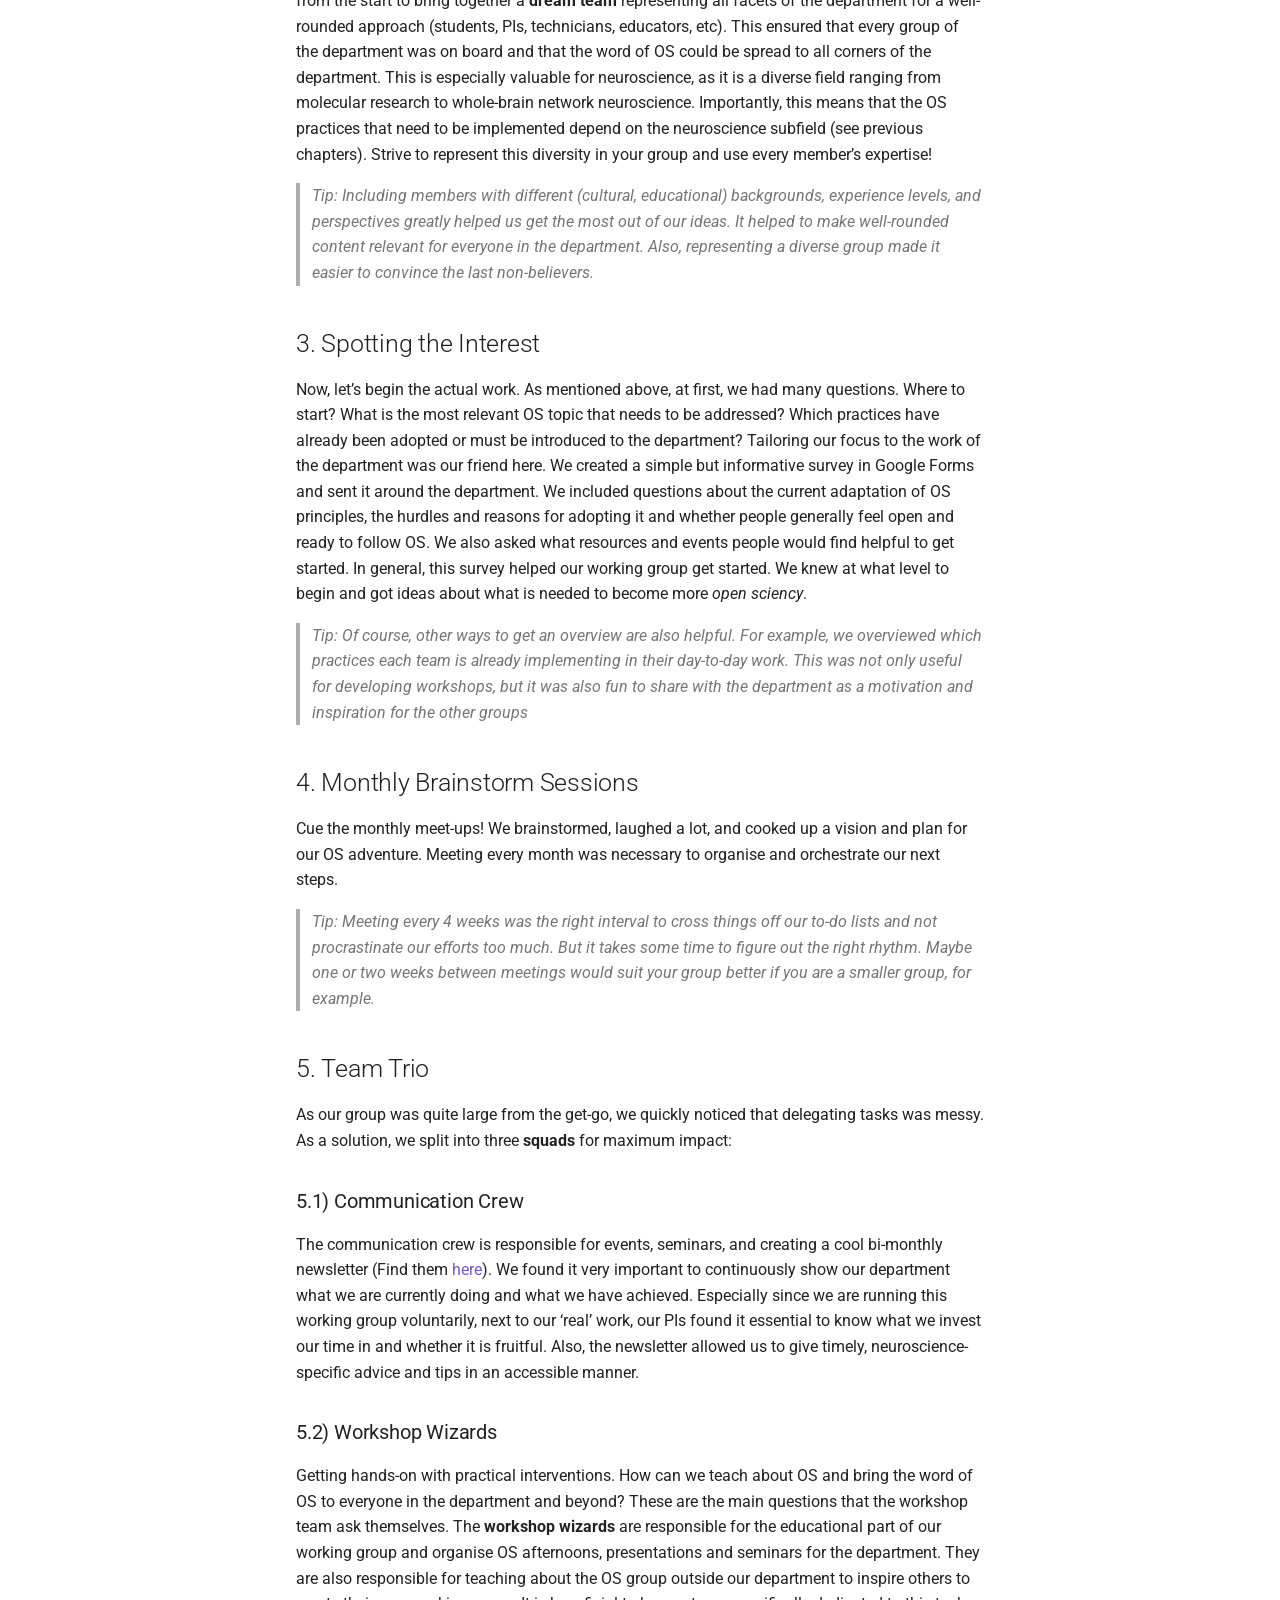
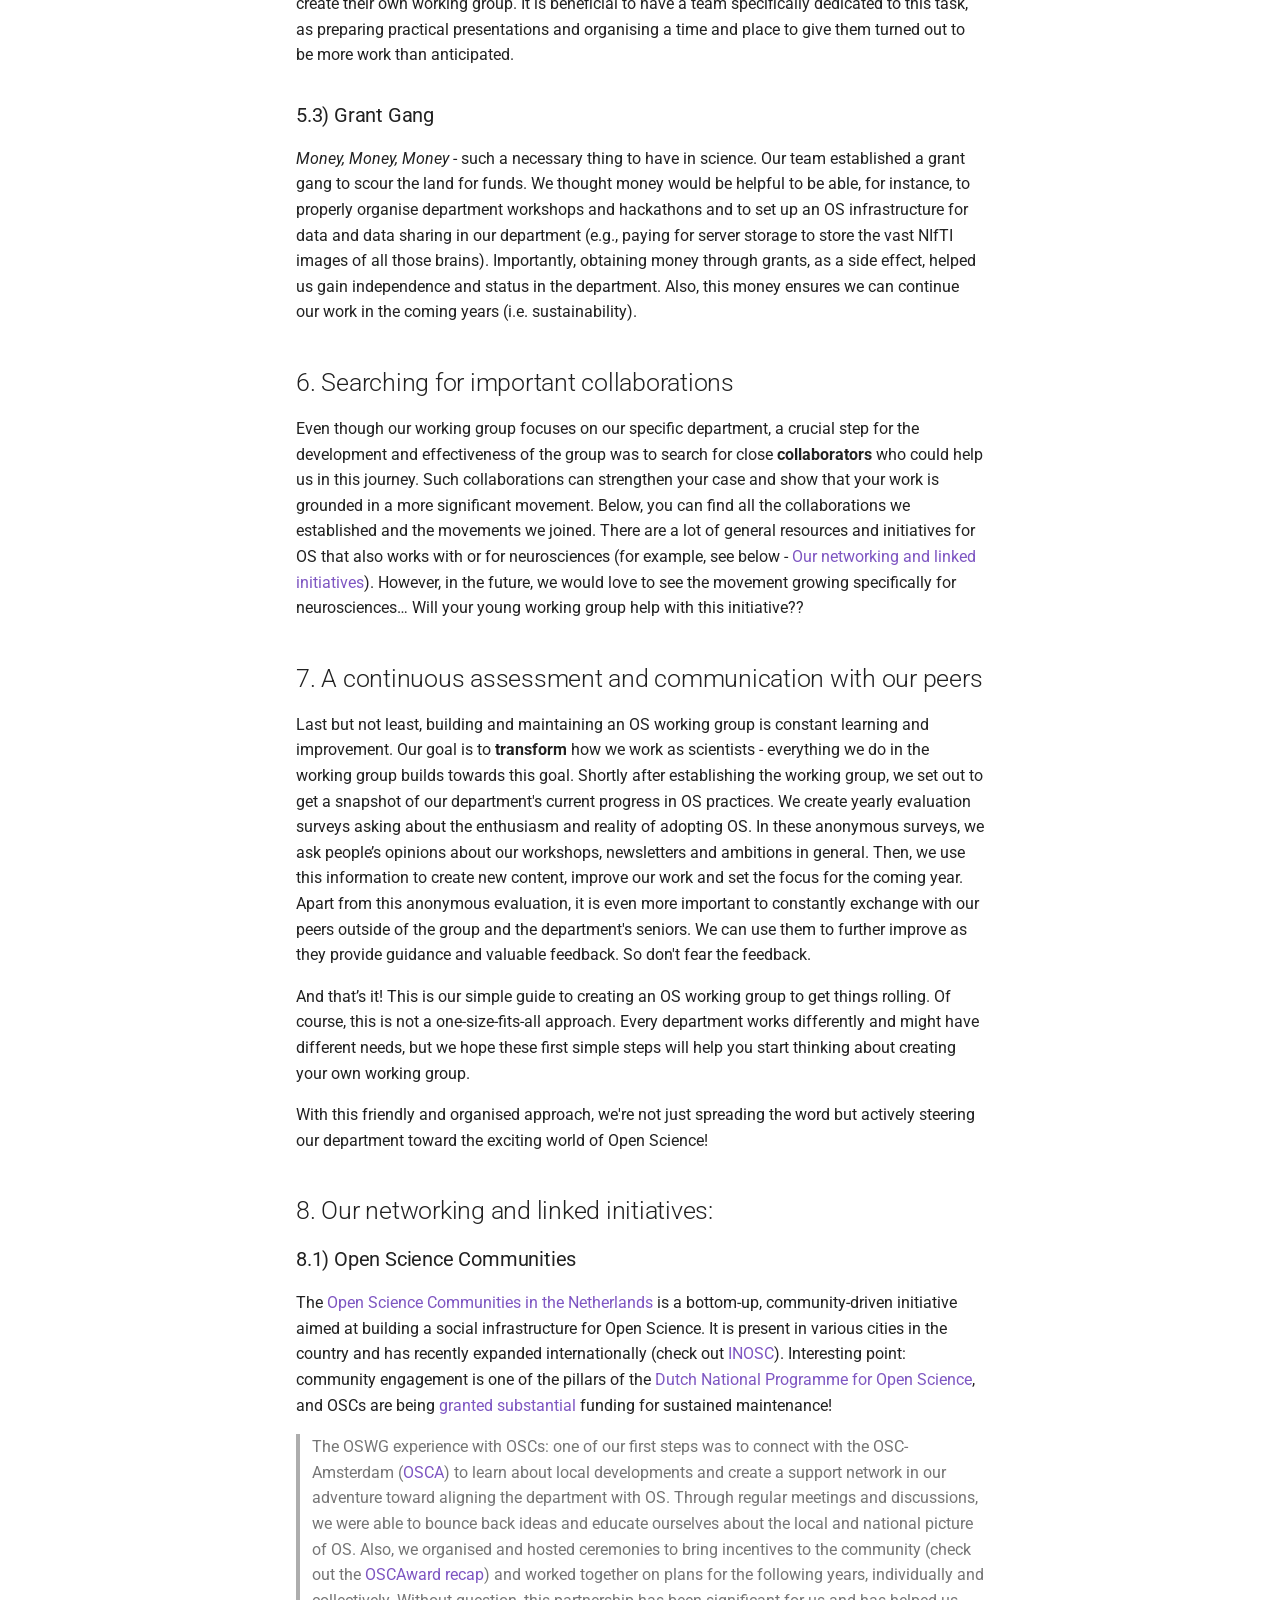
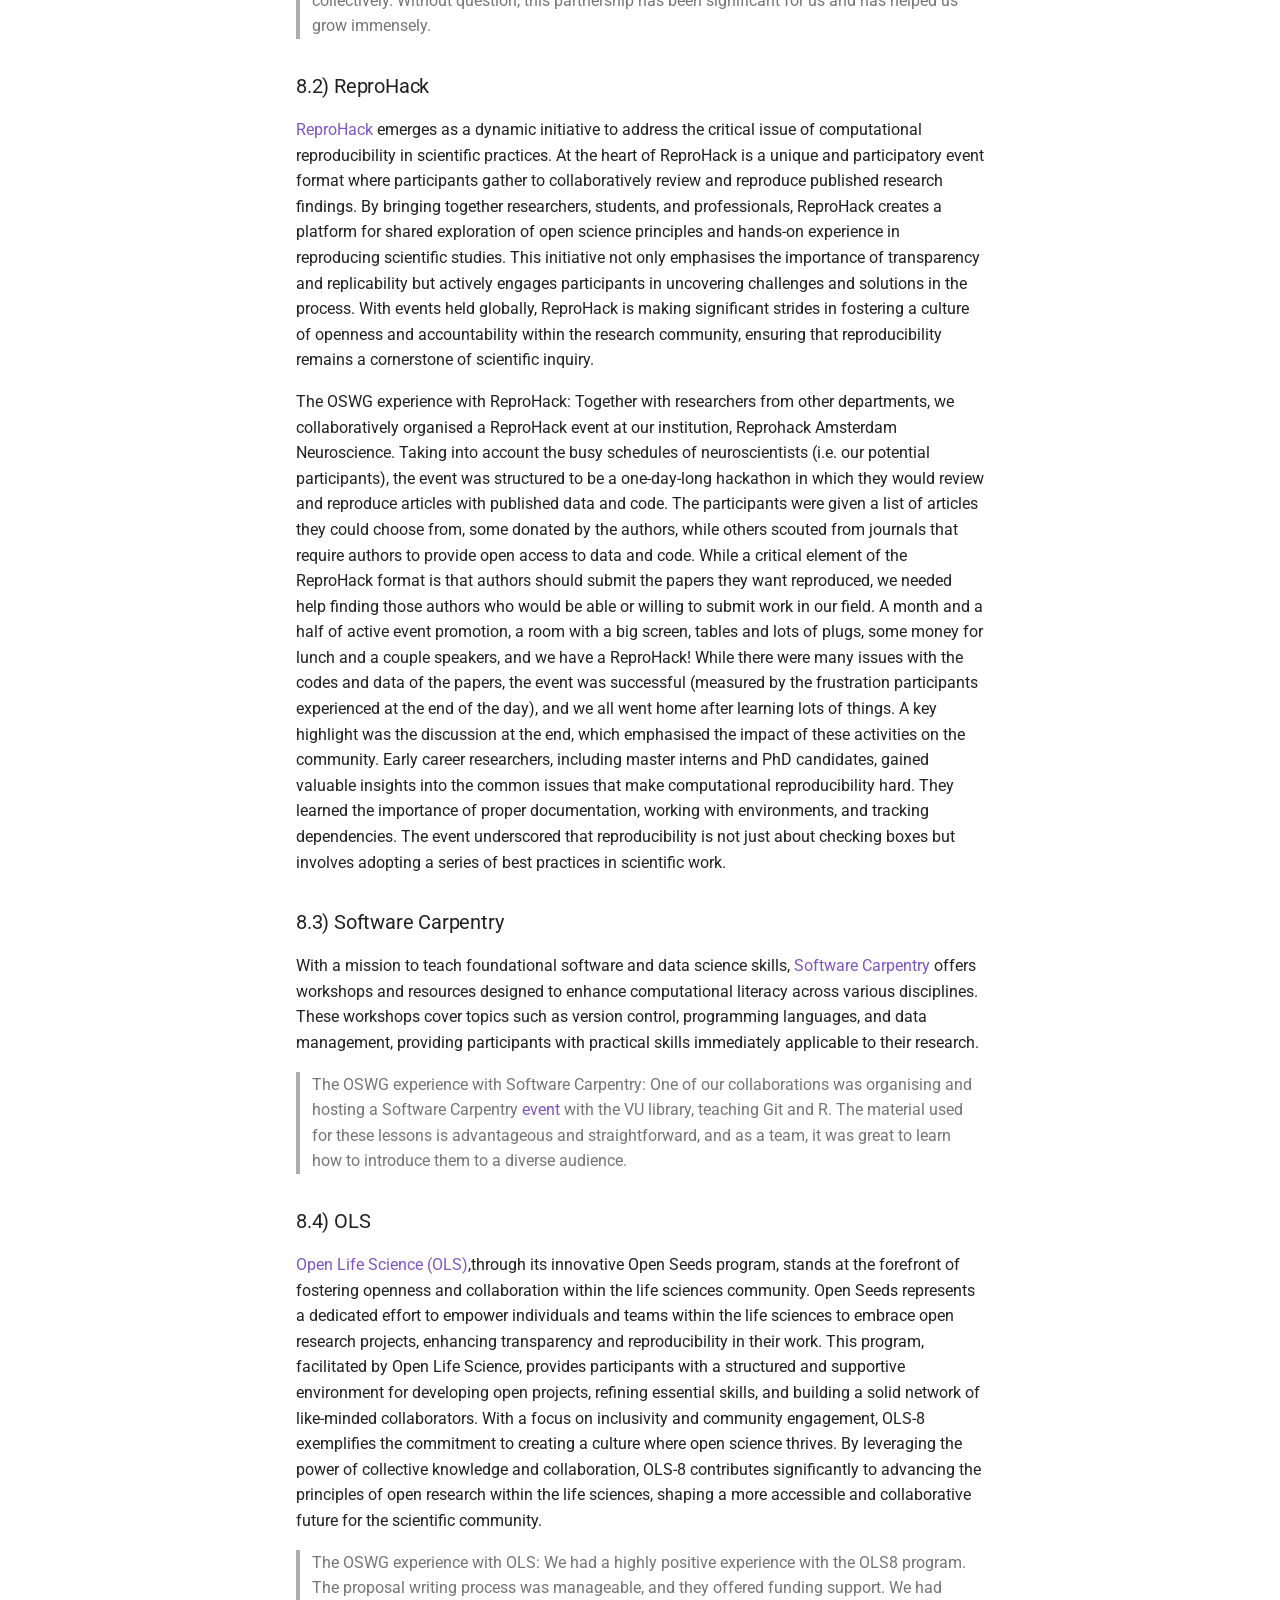
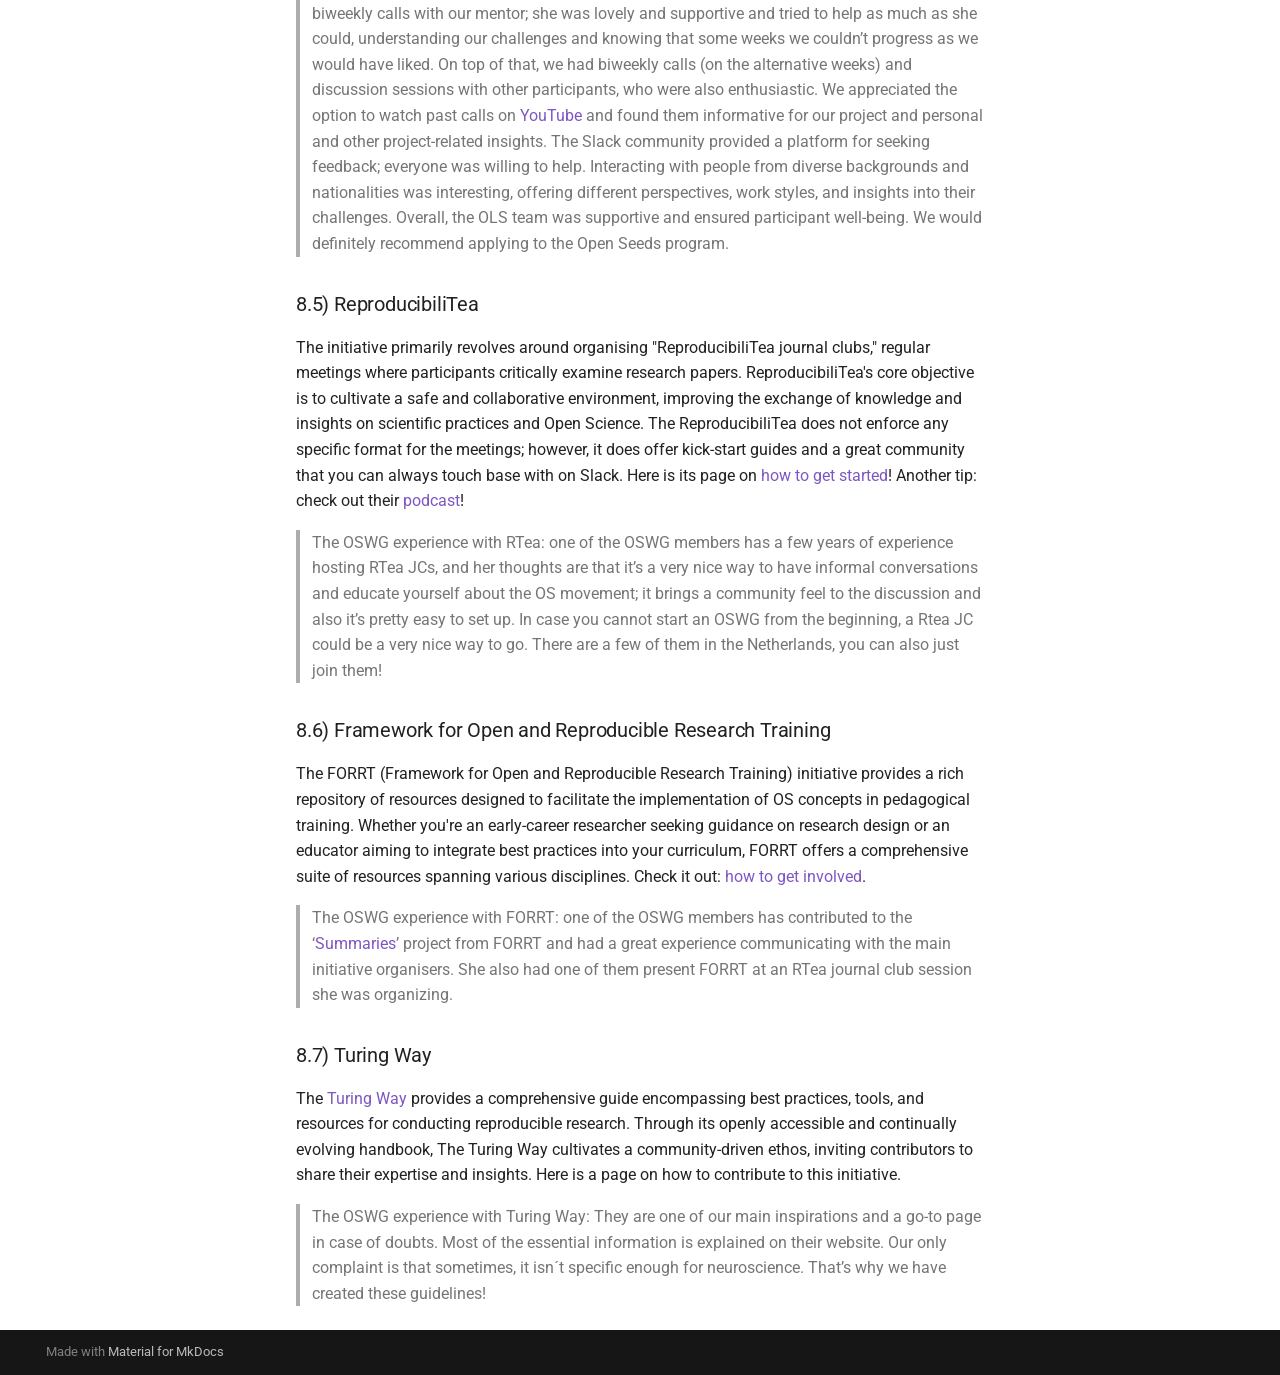
<file: tabs/7-create_open_science_working_group/index.html>
<!doctype html>
<html lang="en" class="no-js">
  <head>
    
      <meta charset="utf-8">
      <meta name="viewport" content="width=device-width,initial-scale=1">
      
      
      
      
        <link rel="prev" href="../6-communication/">
      
      
        <link rel="next" href="../8-recognition_reward/">
      
      
        
      
      
      <link rel="icon" href="../../assets/logos/logo_OS_Guidebook.png">
      <meta name="generator" content="mkdocs-1.6.1, mkdocs-material-9.7.6">
    
    
      
        <title>7. Set up Your Own Working Group - Open Science Guidebook for Neuroscientists</title>
      
    
    
      <link rel="stylesheet" href="../../assets/stylesheets/main.484c7ddc.min.css">
      
        
        <link rel="stylesheet" href="../../assets/stylesheets/palette.ab4e12ef.min.css">
      
      


    
    
      
    
    
      
        
        
        <link rel="preconnect" href="https://fonts.gstatic.com" crossorigin>
        <link rel="stylesheet" href="https://fonts.googleapis.com/css?family=Roboto:300,300i,400,400i,700,700i%7CRoboto+Mono:400,400i,700,700i&display=fallback">
        <style>:root{--md-text-font:"Roboto";--md-code-font:"Roboto Mono"}</style>
      
    
    
      <link rel="stylesheet" href="../../stylesheets/extra.css">
    
    <script>__md_scope=new URL("../..",location),__md_hash=e=>[...e].reduce(((e,_)=>(e<<5)-e+_.charCodeAt(0)),0),__md_get=(e,_=localStorage,t=__md_scope)=>JSON.parse(_.getItem(t.pathname+"."+e)),__md_set=(e,_,t=localStorage,a=__md_scope)=>{try{t.setItem(a.pathname+"."+e,JSON.stringify(_))}catch(e){}}</script>
    
      

    
    
  </head>
  
  
    
    
    
    
    
    <body dir="ltr" data-md-color-scheme="default" data-md-color-primary="deep-purple" data-md-color-accent="indigo">
  
    
    <input class="md-toggle" data-md-toggle="drawer" type="checkbox" id="__drawer" autocomplete="off">
    <input class="md-toggle" data-md-toggle="search" type="checkbox" id="__search" autocomplete="off">
    <label class="md-overlay" for="__drawer"></label>
    <div data-md-component="skip">
      
        
        <a href="#chapter-7-starting-open-science-methodologies-and-initiation-within-your-own-network" class="md-skip">
          Skip to content
        </a>
      
    </div>
    <div data-md-component="announce">
      
    </div>
    
    
      

  

<header class="md-header md-header--shadow" data-md-component="header">
  <nav class="md-header__inner md-grid" aria-label="Header">
    <a href="../.." title="Open Science Guidebook for Neuroscientists" class="md-header__button md-logo" aria-label="Open Science Guidebook for Neuroscientists" data-md-component="logo">
      
  <img src="../../assets/logos/logo_OS_Guidebook.png" alt="logo">

    </a>
    <label class="md-header__button md-icon" for="__drawer">
      
      <svg xmlns="http://www.w3.org/2000/svg" viewBox="0 0 24 24"><path d="M3 6h18v2H3zm0 5h18v2H3zm0 5h18v2H3z"/></svg>
    </label>
    <div class="md-header__title" data-md-component="header-title">
      <div class="md-header__ellipsis">
        <div class="md-header__topic">
          <span class="md-ellipsis">
            Open Science Guidebook for Neuroscientists
          </span>
        </div>
        <div class="md-header__topic" data-md-component="header-topic">
          <span class="md-ellipsis">
            
              7. Set up Your Own Working Group
            
          </span>
        </div>
      </div>
    </div>
    
      
    
    
    
    
      
      
        <label class="md-header__button md-icon" for="__search">
          
          <svg xmlns="http://www.w3.org/2000/svg" viewBox="0 0 24 24"><path d="M9.5 3A6.5 6.5 0 0 1 16 9.5c0 1.61-.59 3.09-1.56 4.23l.27.27h.79l5 5-1.5 1.5-5-5v-.79l-.27-.27A6.52 6.52 0 0 1 9.5 16 6.5 6.5 0 0 1 3 9.5 6.5 6.5 0 0 1 9.5 3m0 2C7 5 5 7 5 9.5S7 14 9.5 14 14 12 14 9.5 12 5 9.5 5"/></svg>
        </label>
        <div class="md-search" data-md-component="search" role="dialog">
  <label class="md-search__overlay" for="__search"></label>
  <div class="md-search__inner" role="search">
    <form class="md-search__form" name="search">
      <input type="text" class="md-search__input" name="query" aria-label="Search" placeholder="Search" autocapitalize="off" autocorrect="off" autocomplete="off" spellcheck="false" data-md-component="search-query" required>
      <label class="md-search__icon md-icon" for="__search">
        
        <svg xmlns="http://www.w3.org/2000/svg" viewBox="0 0 24 24"><path d="M9.5 3A6.5 6.5 0 0 1 16 9.5c0 1.61-.59 3.09-1.56 4.23l.27.27h.79l5 5-1.5 1.5-5-5v-.79l-.27-.27A6.52 6.52 0 0 1 9.5 16 6.5 6.5 0 0 1 3 9.5 6.5 6.5 0 0 1 9.5 3m0 2C7 5 5 7 5 9.5S7 14 9.5 14 14 12 14 9.5 12 5 9.5 5"/></svg>
        
        <svg xmlns="http://www.w3.org/2000/svg" viewBox="0 0 24 24"><path d="M20 11v2H8l5.5 5.5-1.42 1.42L4.16 12l7.92-7.92L13.5 5.5 8 11z"/></svg>
      </label>
      <nav class="md-search__options" aria-label="Search">
        
        <button type="reset" class="md-search__icon md-icon" title="Clear" aria-label="Clear" tabindex="-1">
          
          <svg xmlns="http://www.w3.org/2000/svg" viewBox="0 0 24 24"><path d="M19 6.41 17.59 5 12 10.59 6.41 5 5 6.41 10.59 12 5 17.59 6.41 19 12 13.41 17.59 19 19 17.59 13.41 12z"/></svg>
        </button>
      </nav>
      
    </form>
    <div class="md-search__output">
      <div class="md-search__scrollwrap" tabindex="0" data-md-scrollfix>
        <div class="md-search-result" data-md-component="search-result">
          <div class="md-search-result__meta">
            Initializing search
          </div>
          <ol class="md-search-result__list" role="presentation"></ol>
        </div>
      </div>
    </div>
  </div>
</div>
      
    
    
  </nav>
  
</header>
    
    <div class="md-container" data-md-component="container">
      
      
        
          
        
      
      <main class="md-main" data-md-component="main">
        <div class="md-main__inner md-grid">
          
            
              
              <div class="md-sidebar md-sidebar--primary" data-md-component="sidebar" data-md-type="navigation" >
                <div class="md-sidebar__scrollwrap">
                  <div class="md-sidebar__inner">
                    



<nav class="md-nav md-nav--primary" aria-label="Navigation" data-md-level="0">
  <label class="md-nav__title" for="__drawer">
    <a href="../.." title="Open Science Guidebook for Neuroscientists" class="md-nav__button md-logo" aria-label="Open Science Guidebook for Neuroscientists" data-md-component="logo">
      
  <img src="../../assets/logos/logo_OS_Guidebook.png" alt="logo">

    </a>
    Open Science Guidebook for Neuroscientists
  </label>
  
  <ul class="md-nav__list" data-md-scrollfix>
    
      
      
  
  
  
  
    <li class="md-nav__item">
      <a href="../.." class="md-nav__link">
        
  
  
  <span class="md-ellipsis">
    
  
    Welcome
  

    
  </span>
  
  

      </a>
    </li>
  

    
      
      
  
  
    
  
  
  
    
    
    
    
    
    <li class="md-nav__item md-nav__item--active md-nav__item--nested">
      
        
        
        <input class="md-nav__toggle md-toggle " type="checkbox" id="__nav_2" checked>
        
          
          <label class="md-nav__link" for="__nav_2" id="__nav_2_label" tabindex="0">
            
  
  
  <span class="md-ellipsis">
    
  
    Chapters
  

    
  </span>
  
  

            <span class="md-nav__icon md-icon"></span>
          </label>
        
        <nav class="md-nav" data-md-level="1" aria-labelledby="__nav_2_label" aria-expanded="true">
          <label class="md-nav__title" for="__nav_2">
            <span class="md-nav__icon md-icon"></span>
            
  
    Chapters
  

          </label>
          <ul class="md-nav__list" data-md-scrollfix>
            
              
                
  
  
  
  
    <li class="md-nav__item">
      <a href="../1-introduction/" class="md-nav__link">
        
  
  
  <span class="md-ellipsis">
    
  
    1. Introduction
  

    
  </span>
  
  

      </a>
    </li>
  

              
            
              
                
  
  
  
  
    <li class="md-nav__item">
      <a href="../2-preregistration_protocols/" class="md-nav__link">
        
  
  
  <span class="md-ellipsis">
    
  
    2. Preregistration & Protocols
  

    
  </span>
  
  

      </a>
    </li>
  

              
            
              
                
  
  
  
  
    <li class="md-nav__item">
      <a href="../3-data_organisation/" class="md-nav__link">
        
  
  
  <span class="md-ellipsis">
    
  
    3. Data Organisation
  

    
  </span>
  
  

      </a>
    </li>
  

              
            
              
                
  
  
  
  
    <li class="md-nav__item">
      <a href="../4-open_software_tools/" class="md-nav__link">
        
  
  
  <span class="md-ellipsis">
    
  
    4. Open Software & Tools
  

    
  </span>
  
  

      </a>
    </li>
  

              
            
              
                
  
  
  
  
    <li class="md-nav__item">
      <a href="../5-publishing_preprints/" class="md-nav__link">
        
  
  
  <span class="md-ellipsis">
    
  
    5. Publishing & Preprints
  

    
  </span>
  
  

      </a>
    </li>
  

              
            
              
                
  
  
  
  
    <li class="md-nav__item">
      <a href="../6-communication/" class="md-nav__link">
        
  
  
  <span class="md-ellipsis">
    
  
    6. Science Communication
  

    
  </span>
  
  

      </a>
    </li>
  

              
            
              
                
  
  
    
  
  
  
    <li class="md-nav__item md-nav__item--active">
      
      <input class="md-nav__toggle md-toggle" type="checkbox" id="__toc">
      
      
        
      
      
        <label class="md-nav__link md-nav__link--active" for="__toc">
          
  
  
  <span class="md-ellipsis">
    
  
    7. Set up Your Own Working Group
  

    
  </span>
  
  

          <span class="md-nav__icon md-icon"></span>
        </label>
      
      <a href="./" class="md-nav__link md-nav__link--active">
        
  
  
  <span class="md-ellipsis">
    
  
    7. Set up Your Own Working Group
  

    
  </span>
  
  

      </a>
      
        

<nav class="md-nav md-nav--secondary" aria-label="Table of contents">
  
  
  
    
  
  
    <label class="md-nav__title" for="__toc">
      <span class="md-nav__icon md-icon"></span>
      Table of contents
    </label>
    <ul class="md-nav__list" data-md-component="toc" data-md-scrollfix>
      
        <li class="md-nav__item">
  <a href="#this-chapter" class="md-nav__link">
    <span class="md-ellipsis">
      
        This chapter...
      
    </span>
  </a>
  
</li>
      
        <li class="md-nav__item">
  <a href="#introduction" class="md-nav__link">
    <span class="md-ellipsis">
      
        Introduction
      
    </span>
  </a>
  
</li>
      
        <li class="md-nav__item">
  <a href="#1-getting-the-green-light" class="md-nav__link">
    <span class="md-ellipsis">
      
        1. Getting the Green Light
      
    </span>
  </a>
  
</li>
      
        <li class="md-nav__item">
  <a href="#2-building-a-diverse-squad" class="md-nav__link">
    <span class="md-ellipsis">
      
        2. Building a Diverse Squad
      
    </span>
  </a>
  
</li>
      
        <li class="md-nav__item">
  <a href="#3-spotting-the-interest" class="md-nav__link">
    <span class="md-ellipsis">
      
        3. Spotting the Interest
      
    </span>
  </a>
  
</li>
      
        <li class="md-nav__item">
  <a href="#4-monthly-brainstorm-sessions" class="md-nav__link">
    <span class="md-ellipsis">
      
        4. Monthly Brainstorm Sessions
      
    </span>
  </a>
  
</li>
      
        <li class="md-nav__item">
  <a href="#5-team-trio" class="md-nav__link">
    <span class="md-ellipsis">
      
        5. Team Trio
      
    </span>
  </a>
  
    <nav class="md-nav" aria-label="5. Team Trio">
      <ul class="md-nav__list">
        
          <li class="md-nav__item">
  <a href="#51-communication-crew" class="md-nav__link">
    <span class="md-ellipsis">
      
        5.1) Communication Crew
      
    </span>
  </a>
  
</li>
        
          <li class="md-nav__item">
  <a href="#52-workshop-wizards" class="md-nav__link">
    <span class="md-ellipsis">
      
        5.2) Workshop Wizards
      
    </span>
  </a>
  
</li>
        
          <li class="md-nav__item">
  <a href="#53-grant-gang" class="md-nav__link">
    <span class="md-ellipsis">
      
        5.3) Grant Gang
      
    </span>
  </a>
  
</li>
        
      </ul>
    </nav>
  
</li>
      
        <li class="md-nav__item">
  <a href="#6-searching-for-important-collaborations" class="md-nav__link">
    <span class="md-ellipsis">
      
        6. Searching for important collaborations
      
    </span>
  </a>
  
</li>
      
        <li class="md-nav__item">
  <a href="#7-a-continuous-assessment-and-communication-with-our-peers" class="md-nav__link">
    <span class="md-ellipsis">
      
        7. A continuous assessment and communication with our peers
      
    </span>
  </a>
  
</li>
      
        <li class="md-nav__item">
  <a href="#8-our-networking-and-linked-initiatives" class="md-nav__link">
    <span class="md-ellipsis">
      
        8. Our networking and linked initiatives:
      
    </span>
  </a>
  
    <nav class="md-nav" aria-label="8. Our networking and linked initiatives:">
      <ul class="md-nav__list">
        
          <li class="md-nav__item">
  <a href="#81-open-science-communities" class="md-nav__link">
    <span class="md-ellipsis">
      
        8.1) Open Science Communities
      
    </span>
  </a>
  
</li>
        
          <li class="md-nav__item">
  <a href="#82-reprohack" class="md-nav__link">
    <span class="md-ellipsis">
      
        8.2) ReproHack
      
    </span>
  </a>
  
</li>
        
          <li class="md-nav__item">
  <a href="#83-software-carpentry" class="md-nav__link">
    <span class="md-ellipsis">
      
        8.3) Software Carpentry
      
    </span>
  </a>
  
</li>
        
          <li class="md-nav__item">
  <a href="#84-ols" class="md-nav__link">
    <span class="md-ellipsis">
      
        8.4) OLS
      
    </span>
  </a>
  
</li>
        
          <li class="md-nav__item">
  <a href="#85-reproducibilitea" class="md-nav__link">
    <span class="md-ellipsis">
      
        8.5) ReproducibiliTea
      
    </span>
  </a>
  
</li>
        
          <li class="md-nav__item">
  <a href="#86-framework-for-open-and-reproducible-research-training" class="md-nav__link">
    <span class="md-ellipsis">
      
        8.6) Framework for Open and Reproducible Research Training
      
    </span>
  </a>
  
</li>
        
          <li class="md-nav__item">
  <a href="#87-turing-way" class="md-nav__link">
    <span class="md-ellipsis">
      
        8.7) Turing Way
      
    </span>
  </a>
  
</li>
        
      </ul>
    </nav>
  
</li>
      
    </ul>
  
</nav>
      
    </li>
  

              
            
              
                
  
  
  
  
    <li class="md-nav__item">
      <a href="../8-recognition_reward/" class="md-nav__link">
        
  
  
  <span class="md-ellipsis">
    
  
    8. Recognition & Reward
  

    
  </span>
  
  

      </a>
    </li>
  

              
            
          </ul>
        </nav>
      
    </li>
  

    
      
      
  
  
  
  
    <li class="md-nav__item">
      <a href="../../working_group/core_team/" class="md-nav__link">
        
  
  
  <span class="md-ellipsis">
    
  
    About the team
  

    
  </span>
  
  

      </a>
    </li>
  

    
      
      
  
  
  
  
    <li class="md-nav__item">
      <a href="../../awards/aumc_awards/" class="md-nav__link">
        
  
  
  <span class="md-ellipsis">
    
  
    Amsterdam UMC Open Science Awards
  

    
  </span>
  
  

      </a>
    </li>
  

    
  </ul>
</nav>
                  </div>
                </div>
              </div>
            
            
              
              <div class="md-sidebar md-sidebar--secondary" data-md-component="sidebar" data-md-type="toc" >
                <div class="md-sidebar__scrollwrap">
                  <div class="md-sidebar__inner">
                    

<nav class="md-nav md-nav--secondary" aria-label="Table of contents">
  
  
  
    
  
  
    <label class="md-nav__title" for="__toc">
      <span class="md-nav__icon md-icon"></span>
      Table of contents
    </label>
    <ul class="md-nav__list" data-md-component="toc" data-md-scrollfix>
      
        <li class="md-nav__item">
  <a href="#this-chapter" class="md-nav__link">
    <span class="md-ellipsis">
      
        This chapter...
      
    </span>
  </a>
  
</li>
      
        <li class="md-nav__item">
  <a href="#introduction" class="md-nav__link">
    <span class="md-ellipsis">
      
        Introduction
      
    </span>
  </a>
  
</li>
      
        <li class="md-nav__item">
  <a href="#1-getting-the-green-light" class="md-nav__link">
    <span class="md-ellipsis">
      
        1. Getting the Green Light
      
    </span>
  </a>
  
</li>
      
        <li class="md-nav__item">
  <a href="#2-building-a-diverse-squad" class="md-nav__link">
    <span class="md-ellipsis">
      
        2. Building a Diverse Squad
      
    </span>
  </a>
  
</li>
      
        <li class="md-nav__item">
  <a href="#3-spotting-the-interest" class="md-nav__link">
    <span class="md-ellipsis">
      
        3. Spotting the Interest
      
    </span>
  </a>
  
</li>
      
        <li class="md-nav__item">
  <a href="#4-monthly-brainstorm-sessions" class="md-nav__link">
    <span class="md-ellipsis">
      
        4. Monthly Brainstorm Sessions
      
    </span>
  </a>
  
</li>
      
        <li class="md-nav__item">
  <a href="#5-team-trio" class="md-nav__link">
    <span class="md-ellipsis">
      
        5. Team Trio
      
    </span>
  </a>
  
    <nav class="md-nav" aria-label="5. Team Trio">
      <ul class="md-nav__list">
        
          <li class="md-nav__item">
  <a href="#51-communication-crew" class="md-nav__link">
    <span class="md-ellipsis">
      
        5.1) Communication Crew
      
    </span>
  </a>
  
</li>
        
          <li class="md-nav__item">
  <a href="#52-workshop-wizards" class="md-nav__link">
    <span class="md-ellipsis">
      
        5.2) Workshop Wizards
      
    </span>
  </a>
  
</li>
        
          <li class="md-nav__item">
  <a href="#53-grant-gang" class="md-nav__link">
    <span class="md-ellipsis">
      
        5.3) Grant Gang
      
    </span>
  </a>
  
</li>
        
      </ul>
    </nav>
  
</li>
      
        <li class="md-nav__item">
  <a href="#6-searching-for-important-collaborations" class="md-nav__link">
    <span class="md-ellipsis">
      
        6. Searching for important collaborations
      
    </span>
  </a>
  
</li>
      
        <li class="md-nav__item">
  <a href="#7-a-continuous-assessment-and-communication-with-our-peers" class="md-nav__link">
    <span class="md-ellipsis">
      
        7. A continuous assessment and communication with our peers
      
    </span>
  </a>
  
</li>
      
        <li class="md-nav__item">
  <a href="#8-our-networking-and-linked-initiatives" class="md-nav__link">
    <span class="md-ellipsis">
      
        8. Our networking and linked initiatives:
      
    </span>
  </a>
  
    <nav class="md-nav" aria-label="8. Our networking and linked initiatives:">
      <ul class="md-nav__list">
        
          <li class="md-nav__item">
  <a href="#81-open-science-communities" class="md-nav__link">
    <span class="md-ellipsis">
      
        8.1) Open Science Communities
      
    </span>
  </a>
  
</li>
        
          <li class="md-nav__item">
  <a href="#82-reprohack" class="md-nav__link">
    <span class="md-ellipsis">
      
        8.2) ReproHack
      
    </span>
  </a>
  
</li>
        
          <li class="md-nav__item">
  <a href="#83-software-carpentry" class="md-nav__link">
    <span class="md-ellipsis">
      
        8.3) Software Carpentry
      
    </span>
  </a>
  
</li>
        
          <li class="md-nav__item">
  <a href="#84-ols" class="md-nav__link">
    <span class="md-ellipsis">
      
        8.4) OLS
      
    </span>
  </a>
  
</li>
        
          <li class="md-nav__item">
  <a href="#85-reproducibilitea" class="md-nav__link">
    <span class="md-ellipsis">
      
        8.5) ReproducibiliTea
      
    </span>
  </a>
  
</li>
        
          <li class="md-nav__item">
  <a href="#86-framework-for-open-and-reproducible-research-training" class="md-nav__link">
    <span class="md-ellipsis">
      
        8.6) Framework for Open and Reproducible Research Training
      
    </span>
  </a>
  
</li>
        
          <li class="md-nav__item">
  <a href="#87-turing-way" class="md-nav__link">
    <span class="md-ellipsis">
      
        8.7) Turing Way
      
    </span>
  </a>
  
</li>
        
      </ul>
    </nav>
  
</li>
      
    </ul>
  
</nav>
                  </div>
                </div>
              </div>
            
          
          
            <div class="md-content" data-md-component="content">
              
              <article class="md-content__inner md-typeset">
                
                  



<h1 id="chapter-7-starting-open-science-methodologies-and-initiation-within-your-own-network">Chapter 7: Starting Open Science methodologies and initiation within your own network</h1>
<p><strong>Authors: Eduarda Centeno, Mona Zimmerman, Mar Barrantes-Cepas, Diana Bocancea; Reviewers: Janneke Lemmerzaal, Ruxandra Coman, Linda Douw</strong></p>
<h3 id="this-chapter">This chapter...</h3>
<ul>
<li>outlines a step-by-step approach for <strong>starting an open science working group</strong>;</li>
<li><strong>shares strategies</strong> for gaining leadership support, building a diverse team, and organising the group's work;</li>
<li>emphasises the role of collaboration and continuous evaluation in <strong>keeping the group sustainable</strong>;</li>
<li>highlights relevant <strong>open science initiatives and networks</strong> to connect with.</li>
</ul>
<h2 id="introduction">Introduction</h2>
<p>In this chapter, we would like to take you on a journey and show you how our working group came about. This may inspire you to kick-start your working group and spread OS in your department. When we started to set up our group, we had just one idea: How can we make our department more <em>open sciency</em>? </p>
<p>We quickly realised that a huge amount of motivation and enthusiasm was not enough to answer this question… or even get started. More questions than answers followed: How can we motivate people to adopt OS practices? Is the department's infrastructure even ready to adopt OS principles? And how can we make our efforts sustainable and not just another buzzword endeavour? </p>
<p>In the beginning, we were lost. What we eagerly needed was a plan and a step-by-step guide for setting up this OS working group. But what followed was more of a trial-and-error adventure. We had many ideas and said yes to many of them. Eventually, this helped us find our groove. Reflecting on our journey, a few things came our way that immensely helped us start our group and become effective in what we do. </p>
<p>We have curated these experiences here as a step-by-step plan, a blueprint for starting an OS working group in your own department:  </p>
<h2 id="1-getting-the-green-light">1. Getting the Green Light</h2>
<p>An essential first step in the journey was to obtain the green light from department leadership to even form a working group. Having the full support of the department head and the management team made us confident that change could happen. It also ensured that we felt like we were doing something valuable with our time that our supervisors supported. With time, we broadened this support by including supervisors in some of our projects and reporting our progress, showing how valuable the work is for them.</p>
<blockquote>
<p><em>Tip:  If your department leadership is not convinced initially, try to build a case on why OS is important. For instance, politically, OS has become a priority in the Netherlands, and many funding agencies now mandate OS to be taken into account. Also, finding as many people as possible in the department to join your group will help make a case.</em> </p>
</blockquote>
<h2 id="2-building-a-diverse-squad">2. Building a Diverse Squad</h2>
<p>What is a working group without enthusiastic, diverse members? Very importantly, we tried right from the start to bring together a <strong>dream team</strong> representing all facets of the department for a well-rounded approach (students, PIs, technicians, educators, etc). This ensured that every group of the department was on board and that the word of OS could be spread to all corners of the department. This is especially valuable for neuroscience, as it is a diverse field ranging from molecular research to whole-brain network neuroscience. Importantly, this means that the OS practices that need to be implemented depend on the neuroscience subfield (see previous chapters). Strive to represent this diversity in your group and use every member’s expertise!</p>
<blockquote>
<p><em>Tip: Including members with different (cultural, educational) backgrounds, experience levels, and perspectives greatly helped us get the most out of our ideas. It helped to make well-rounded content relevant for everyone in the department. Also, representing a diverse group made it easier to convince the last non-believers.</em></p>
</blockquote>
<h2 id="3-spotting-the-interest">3. Spotting the Interest</h2>
<p>Now, let’s begin the actual work. As mentioned above, at first, we had many questions. Where to start? What is the most relevant OS topic that needs to be addressed? Which practices have already been adopted or must be introduced to the department? Tailoring our focus to the work of the department was our friend here. We created a simple but informative survey in Google Forms and sent it around the department. We included questions about the current adaptation of OS principles, the hurdles and reasons for adopting it and whether people generally feel open and ready to follow OS. We also asked what resources and events people would find helpful to get started. In general, this survey helped our working group get started. We knew at what level to begin and got ideas about what is needed to become more <em>open sciency</em>. </p>
<blockquote>
<p><em>Tip: Of course, other ways to get an overview are also helpful. For example, we overviewed which practices each team is already implementing in their day-to-day work. This was not only useful for developing workshops, but it was also fun to share with the department as a motivation and inspiration for the other groups</em></p>
</blockquote>
<h2 id="4-monthly-brainstorm-sessions">4. Monthly Brainstorm Sessions</h2>
<p>Cue the monthly meet-ups! We brainstormed, laughed a lot, and cooked up a vision and plan for our OS adventure. Meeting every month was necessary to organise and orchestrate our next steps. </p>
<blockquote>
<p><em>Tip: Meeting every 4 weeks was the right interval to cross things off our to-do lists and not procrastinate our efforts too much. But it takes some time to figure out the right rhythm. Maybe one or two weeks between meetings would suit your group better if you are a smaller group, for example.</em></p>
</blockquote>
<h2 id="5-team-trio">5. Team Trio</h2>
<p>As our group was quite large from the get-go, we quickly noticed that delegating tasks was messy. As a solution, we split into three <strong>squads</strong> for maximum impact:</p>
<h3 id="51-communication-crew">5.1) Communication Crew</h3>
<p>The communication crew is responsible for events, seminars, and creating a cool bi-monthly newsletter (Find them <a href="https://osf.io/v9fru/">here</a>). We found it very important to continuously show our department what we are currently doing and what we have achieved. Especially since we are running this working group voluntarily, next to our ‘real’ work, our PIs found it essential to know what we invest our time in and whether it is fruitful. Also, the newsletter allowed us to give timely, neuroscience-specific advice and tips in an accessible manner. </p>
<h3 id="52-workshop-wizards">5.2) Workshop Wizards</h3>
<p>Getting hands-on with practical interventions. How can we teach about OS and bring the word of OS to everyone in the department and beyond? These are the main questions that the workshop team ask themselves. The <strong>workshop wizards</strong> are responsible for the educational part of our working group and organise OS afternoons, presentations and seminars for the department. They are also responsible for teaching about the OS group outside our department to inspire others to create their own working group. It is beneficial to have a team specifically dedicated to this task, as preparing practical presentations and organising a time and place to give them turned out to be more work than anticipated. </p>
<h3 id="53-grant-gang">5.3) Grant Gang</h3>
<p><em>Money, Money, Money</em> - such a necessary thing to have in science. Our team established a grant gang to scour the land for funds. We thought money would be helpful to be able, for instance, to properly organise department workshops and hackathons and to set up an OS infrastructure for data and data sharing in our department (e.g., paying for server storage to store the vast NIfTI images of all those brains). Importantly, obtaining money through grants, as a side effect, helped us gain independence and status in the department. Also, this money ensures we can continue our work in the coming years (i.e. sustainability).</p>
<h2 id="6-searching-for-important-collaborations">6. Searching for important collaborations</h2>
<p>Even though our working group focuses on our specific department, a crucial step for the development and effectiveness of the group was to search for close <strong>collaborators</strong> who could help us in this journey. Such collaborations can strengthen your case and show that your work is grounded in a more significant movement. Below, you can find all the collaborations we established and the movements we joined. There are a lot of general resources and initiatives for OS that also works with or for neurosciences (for example, see below - <a href="https://anw-open-science.github.io/Open-Science-Guidebook-for-Neuroscientists/tabs/7-create_open_science_working_group/#8-our-networking-and-linked-initiatives">Our networking and linked initiatives</a>). However, in the future, we would love to see the movement growing specifically for neurosciences… Will your young working group help with this initiative??</p>
<h2 id="7-a-continuous-assessment-and-communication-with-our-peers">7. A continuous assessment and communication with our peers</h2>
<p>Last but not least, building and maintaining an OS working group is constant learning and improvement. Our goal is to <strong>transform</strong> how we work as scientists - everything we do in the working group builds towards this goal. Shortly after establishing the working group, we set out to get a snapshot of our department's current progress in OS practices. We create yearly evaluation surveys asking about the enthusiasm and reality of adopting OS. In these anonymous surveys, we ask people’s opinions about our workshops, newsletters and ambitions in general. Then, we use this information to create new content, improve our work and set the focus for the coming year. Apart from this anonymous evaluation, it is even more important to constantly exchange with our peers outside of the group and the department's seniors. We can use them to further improve as they provide guidance and valuable feedback. So don't fear the feedback.</p>
<p>And that’s it! This is our simple guide to creating an OS working group to get things rolling. Of course, this is not a one-size-fits-all approach. Every department works differently and might have different needs, but we hope these first simple steps will help you start thinking about creating your own working group.</p>
<p>With this friendly and organised approach, we're not just spreading the word but actively steering our department toward the exciting world of Open Science! </p>
<h2 id="8-our-networking-and-linked-initiatives">8. Our networking and linked initiatives:</h2>
<h3 id="81-open-science-communities">8.1) Open Science Communities</h3>
<p>The <a href="https://osc-international.com/open-science-community-the-netherlands/">Open Science Communities in the Netherlands</a> is a bottom-up, community-driven initiative aimed at building a social infrastructure for Open Science. It is present in various cities in the country and has recently expanded internationally (check out <a href="https://osc-international.com/">INOSC</a>). Interesting point: community engagement is one of the pillars of the <a href="https://eosc.eu/wp-content/uploads/2023/04/NPOSAmbitionDocument-version-1.0.pdf">Dutch National Programme for Open Science</a>, and OSCs are being <a href="https://www.openscience.nl/en/news/a-boost-for-open-science-communities-at-dutch-universities">granted substantial</a> funding for sustained maintenance!</p>
<blockquote>
<p>The OSWG experience with OSCs: one of our first steps was to connect with the OSC-Amsterdam (<a href="https://osc-international.com/osc-amsterdam/">OSCA</a>) to learn about local developments and create a support network in our adventure toward aligning the department with OS. Through regular meetings and discussions, we were able to bounce back ideas and educate ourselves about the local and national picture of OS. Also, we organised and hosted ceremonies to bring incentives to the community (check out the <a href="https://spui25.nl/programma/science-for-all-the-2023-oscawards">OSCAward recap</a>) and worked together on plans for the following years, individually and collectively. Without question, this partnership has been significant for us and has helped us grow immensely.</p>
</blockquote>
<h3 id="82-reprohack">8.2) ReproHack</h3>
<p><a href="https://www.reprohack.org/">ReproHack</a> emerges as a dynamic initiative to address the critical issue of computational reproducibility in scientific practices. At the heart of ReproHack is a unique and participatory event format where participants gather to collaboratively review and reproduce published research findings. By bringing together researchers, students, and professionals, ReproHack creates a platform for shared exploration of open science principles and hands-on experience in reproducing scientific studies. This initiative not only emphasises the importance of transparency and replicability but actively engages participants in uncovering challenges and solutions in the process. With events held globally, ReproHack is making significant strides in fostering a culture of openness and accountability within the research community, ensuring that reproducibility remains a cornerstone of scientific inquiry.</p>
<p>The OSWG experience with ReproHack: Together with researchers from other departments, we collaboratively organised a ReproHack event at our institution, Reprohack Amsterdam Neuroscience. Taking into account the busy schedules of neuroscientists (i.e. our potential participants), the event was structured to be a one-day-long hackathon in which they would review and reproduce articles with published data and code. The participants were given a list of articles they could choose from, some donated by the authors, while others scouted from journals that require authors to provide open access to data and code. While a critical element of the ReproHack format is that authors should submit the papers they want reproduced, we needed help finding those authors who would be able or willing to submit work in our field. A month and a half of active event promotion, a room with a big screen, tables and lots of plugs, some money for lunch and a couple speakers, and we have a ReproHack! While there were many issues with the codes and data of the papers, the event was successful (measured by the frustration participants experienced at the end of the day), and we all went home after learning lots of things. A key highlight was the discussion at the end, which emphasised the impact of these activities on the community. Early career researchers, including master interns and PhD candidates, gained valuable insights into the common issues that make computational reproducibility hard. They learned the importance of proper documentation, working with environments, and tracking dependencies. The event underscored that reproducibility is not just about checking boxes but involves adopting a series of best practices in scientific work.</p>
<h3 id="83-software-carpentry">8.3) Software Carpentry</h3>
<p>With a mission to teach foundational software and data science skills, <a href="https://software-carpentry.org/">Software Carpentry</a> offers workshops and resources designed to enhance computational literacy across various disciplines. These workshops cover topics such as version control, programming languages, and data management, providing participants with practical skills immediately applicable to their research.</p>
<blockquote>
<p>The OSWG experience with Software Carpentry: One of our collaborations was organising and hosting a Software Carpentry <a href="https://vu-nl.libcal.com/event/3969710">event</a> with the VU library, teaching Git and R. The material used for these lessons is advantageous and straightforward, and as a team, it was great to learn how to introduce them to a diverse audience.</p>
</blockquote>
<h3 id="84-ols">8.4) OLS</h3>
<p><a href="https://openlifesci.org//openseeds/ols-8/">Open Life Science (OLS)</a>,through its innovative Open Seeds program, stands at the forefront of fostering openness and collaboration within the life sciences community. Open Seeds represents a dedicated effort to empower individuals and teams within the life sciences to embrace open research projects, enhancing transparency and reproducibility in their work. This program, facilitated by Open Life Science, provides participants with a structured and supportive environment for developing open projects, refining essential skills, and building a solid network of like-minded collaborators. With a focus on inclusivity and community engagement, OLS-8 exemplifies the commitment to creating a culture where open science thrives. By leveraging the power of collective knowledge and collaboration, OLS-8 contributes significantly to advancing the principles of open research within the life sciences, shaping a more accessible and collaborative future for the scientific community. </p>
<blockquote>
<p>The OSWG experience with OLS: We had a highly positive experience with the OLS8 program. The proposal writing process was manageable, and they offered funding support. We had biweekly calls with our mentor; she was lovely and supportive and tried to help as much as she could, understanding our challenges and knowing that some weeks we couldn’t progress as we would have liked. On top of that, we had biweekly calls (on the alternative weeks) and discussion sessions with other participants, who were also enthusiastic. We appreciated the option to watch past calls on <a href="https://www.youtube.com/@OpenLifeSci">YouTube</a> and found them informative for our project and personal and other project-related insights. The Slack community provided a platform for seeking feedback; everyone was willing to help. Interacting with people from diverse backgrounds and nationalities was interesting, offering different perspectives, work styles, and insights into their challenges. Overall, the OLS team was supportive and ensured participant well-being. We would definitely recommend applying to the Open Seeds program. </p>
</blockquote>
<h3 id="85-reproducibilitea">8.5) ReproducibiliTea</h3>
<p>The initiative primarily revolves around organising "ReproducibiliTea journal clubs," regular meetings where participants critically examine research papers. ReproducibiliTea's core objective is to cultivate a safe and collaborative environment, improving the exchange of knowledge and insights on scientific practices and Open Science. The ReproducibiliTea does not enforce any specific format for the meetings; however, it does offer kick-start guides and a great community that you can always touch base with on Slack. Here is its page on <a href="https://reproducibilitea.org/getting-started/">how to get started</a>! Another tip: check out their <a href="https://soundcloud.com/reproducibilitea">podcast</a>!</p>
<blockquote>
<p>The OSWG experience with RTea: one of the OSWG members has a few years of experience hosting RTea JCs, and her thoughts are that it’s a very nice way to have informal conversations and educate yourself about the OS movement; it brings a community feel to the discussion and also it’s pretty easy to set up. In case you cannot start an OSWG from the beginning, a Rtea JC could be a very nice way to go. There are a few of them in the Netherlands, you can also just join them!</p>
</blockquote>
<h3 id="86-framework-for-open-and-reproducible-research-training">8.6) Framework for Open and Reproducible Research Training</h3>
<p>The FORRT (Framework for Open and Reproducible Research Training) initiative provides a rich repository of resources designed to facilitate the implementation of OS concepts in pedagogical training. Whether you're an early-career researcher seeking guidance on research design or an educator aiming to integrate best practices into your curriculum, FORRT offers a comprehensive suite of resources spanning various disciplines. Check it out: <a href="https://forrt.org/about/get-involved/">how to get involved</a>.</p>
<blockquote>
<p>The OSWG experience with FORRT: one of the OSWG members has contributed to the ‘<a href="https://forrt.org/summaries/">Summaries</a>’ project from FORRT and had a great experience communicating with the main initiative organisers. She also had one of them present FORRT at an RTea journal club session she was organizing.</p>
</blockquote>
<h3 id="87-turing-way">8.7) Turing Way</h3>
<p>The <a href="https://book.the-turing-way.org/index.html">Turing Way</a> provides a comprehensive guide encompassing best practices, tools, and resources for conducting reproducible research. Through its openly accessible and continually evolving handbook, The Turing Way cultivates a community-driven ethos, inviting contributors to share their expertise and insights. Here is a page on how to contribute to this initiative.</p>
<blockquote>
<p>The OSWG experience with Turing Way: They are one of our main inspirations and a go-to page in case of doubts. Most of the essential information is explained on their website. Our only complaint is that sometimes, it isn´t specific enough for neuroscience. That’s why we have created these guidelines! </p>
</blockquote>












                
              </article>
            </div>
          
          
<script>var target=document.getElementById(location.hash.slice(1));target&&target.name&&(target.checked=target.name.startsWith("__tabbed_"))</script>
        </div>
        
      </main>
      
        <footer class="md-footer">
  
  <div class="md-footer-meta md-typeset">
    <div class="md-footer-meta__inner md-grid">
      <div class="md-copyright">
  
  
    Made with
    <a href="https://squidfunk.github.io/mkdocs-material/" target="_blank" rel="noopener">
      Material for MkDocs
    </a>
  
</div>
      
    </div>
  </div>
</footer>
      
    </div>
    <div class="md-dialog" data-md-component="dialog">
      <div class="md-dialog__inner md-typeset"></div>
    </div>
    
    
    
      
      
      <script id="__config" type="application/json">{"annotate": null, "base": "../..", "features": [], "search": "../../assets/javascripts/workers/search.2c215733.min.js", "tags": null, "translations": {"clipboard.copied": "Copied to clipboard", "clipboard.copy": "Copy to clipboard", "search.result.more.one": "1 more on this page", "search.result.more.other": "# more on this page", "search.result.none": "No matching documents", "search.result.one": "1 matching document", "search.result.other": "# matching documents", "search.result.placeholder": "Type to start searching", "search.result.term.missing": "Missing", "select.version": "Select version"}, "version": null}</script>
    
    
      <script src="../../assets/javascripts/bundle.79ae519e.min.js"></script>
      
    
  </body>
</html>
</file>
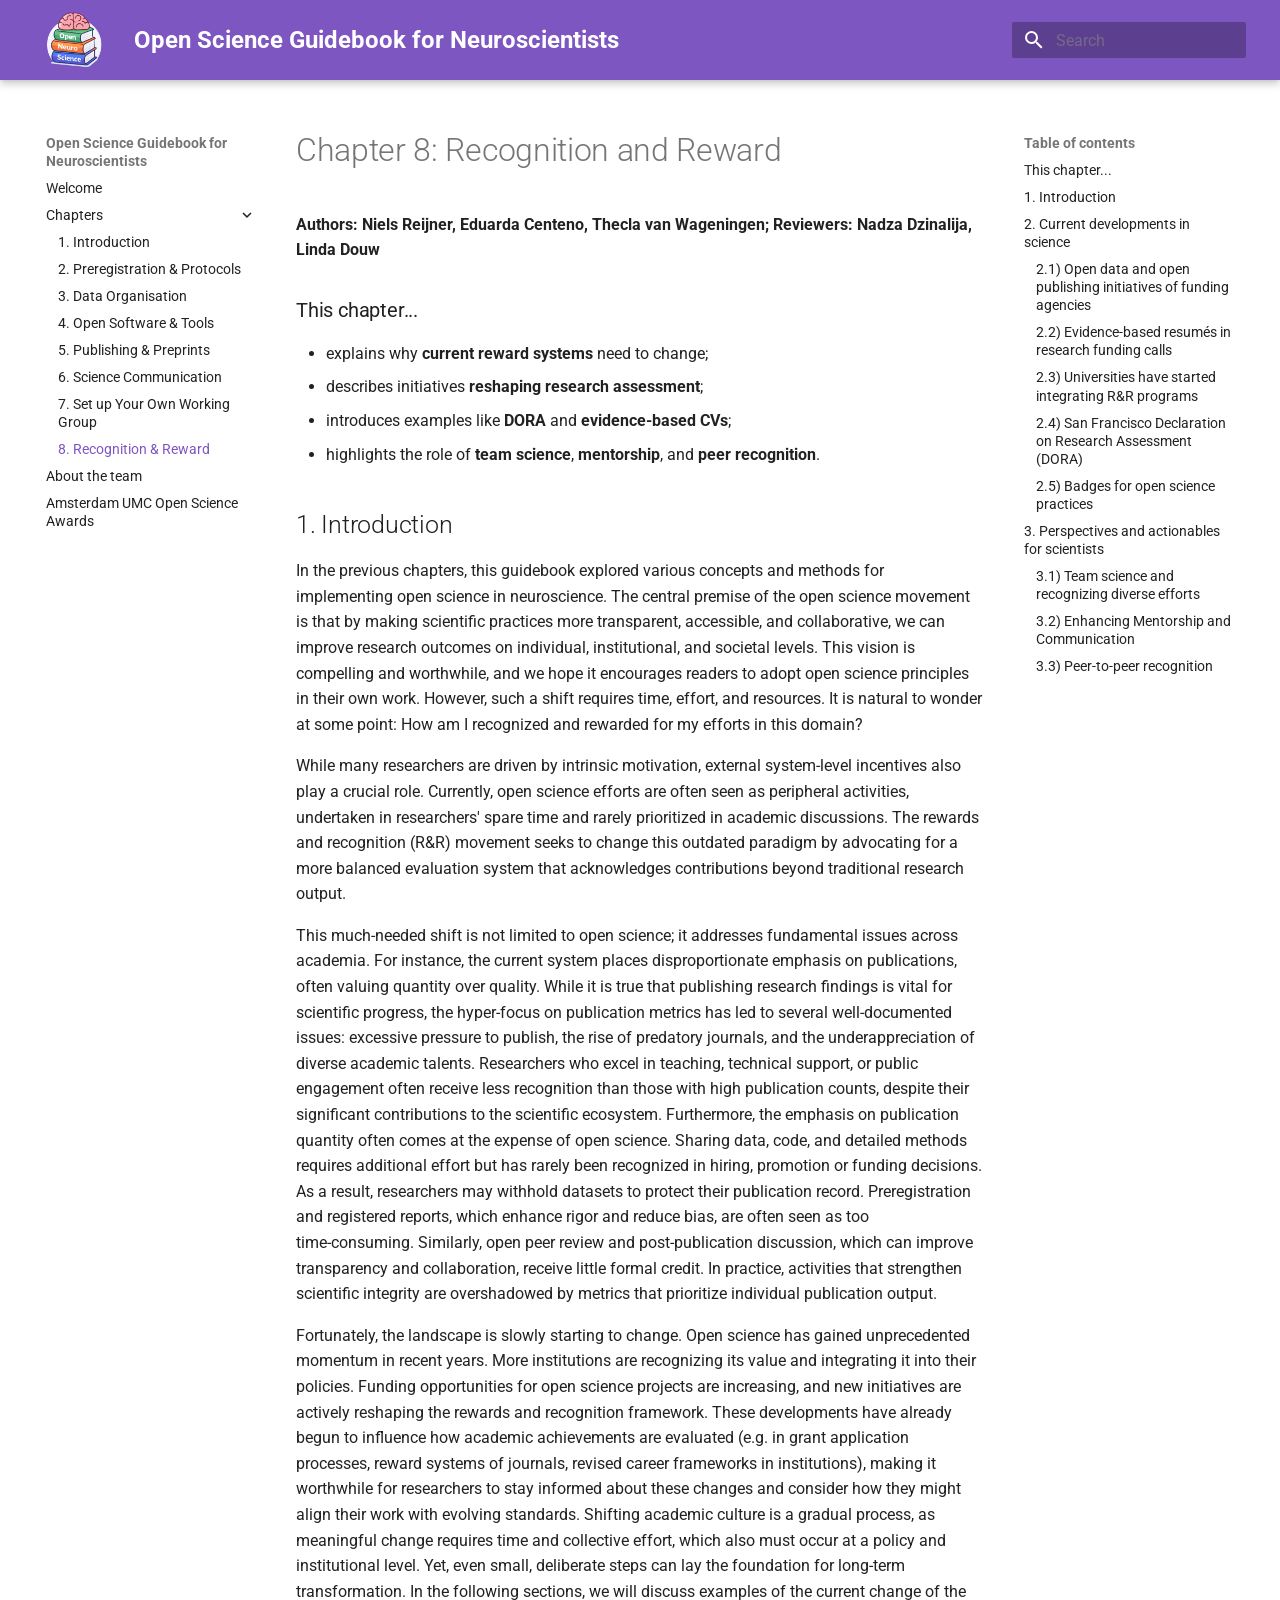
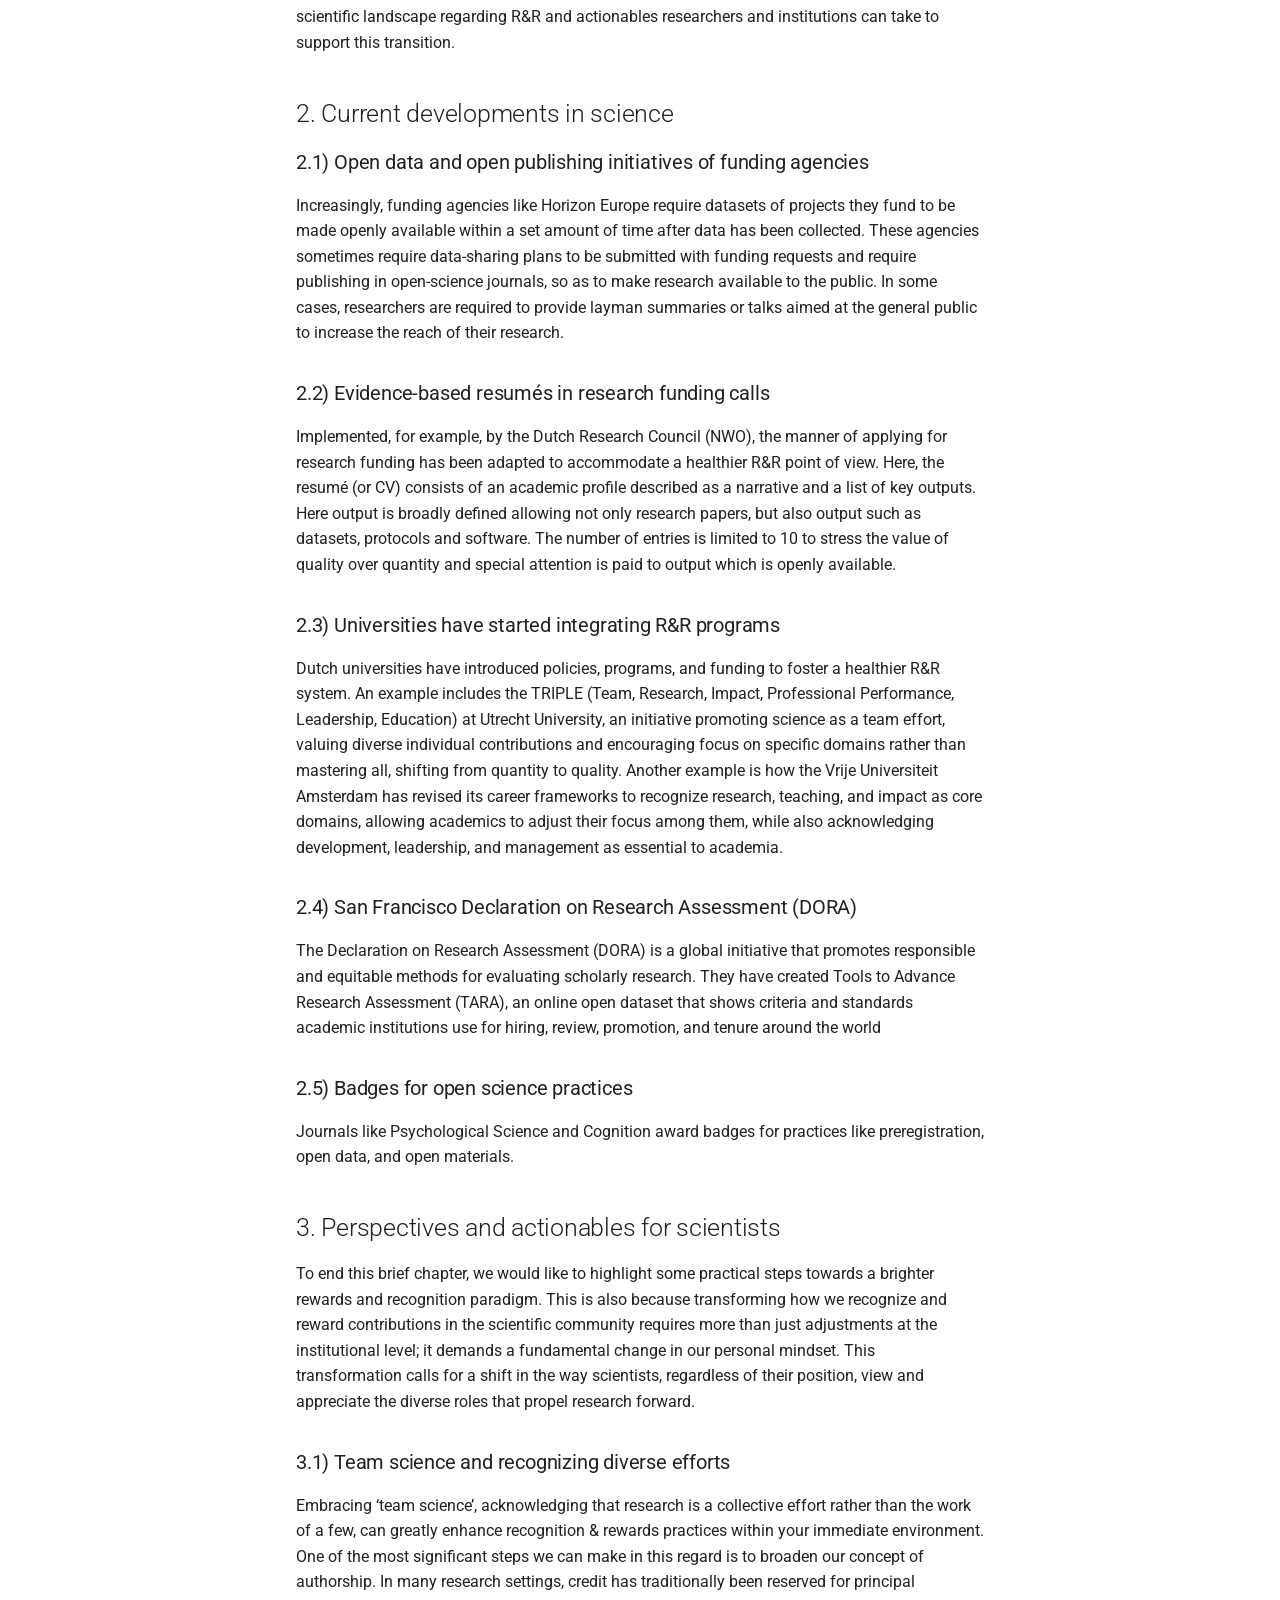
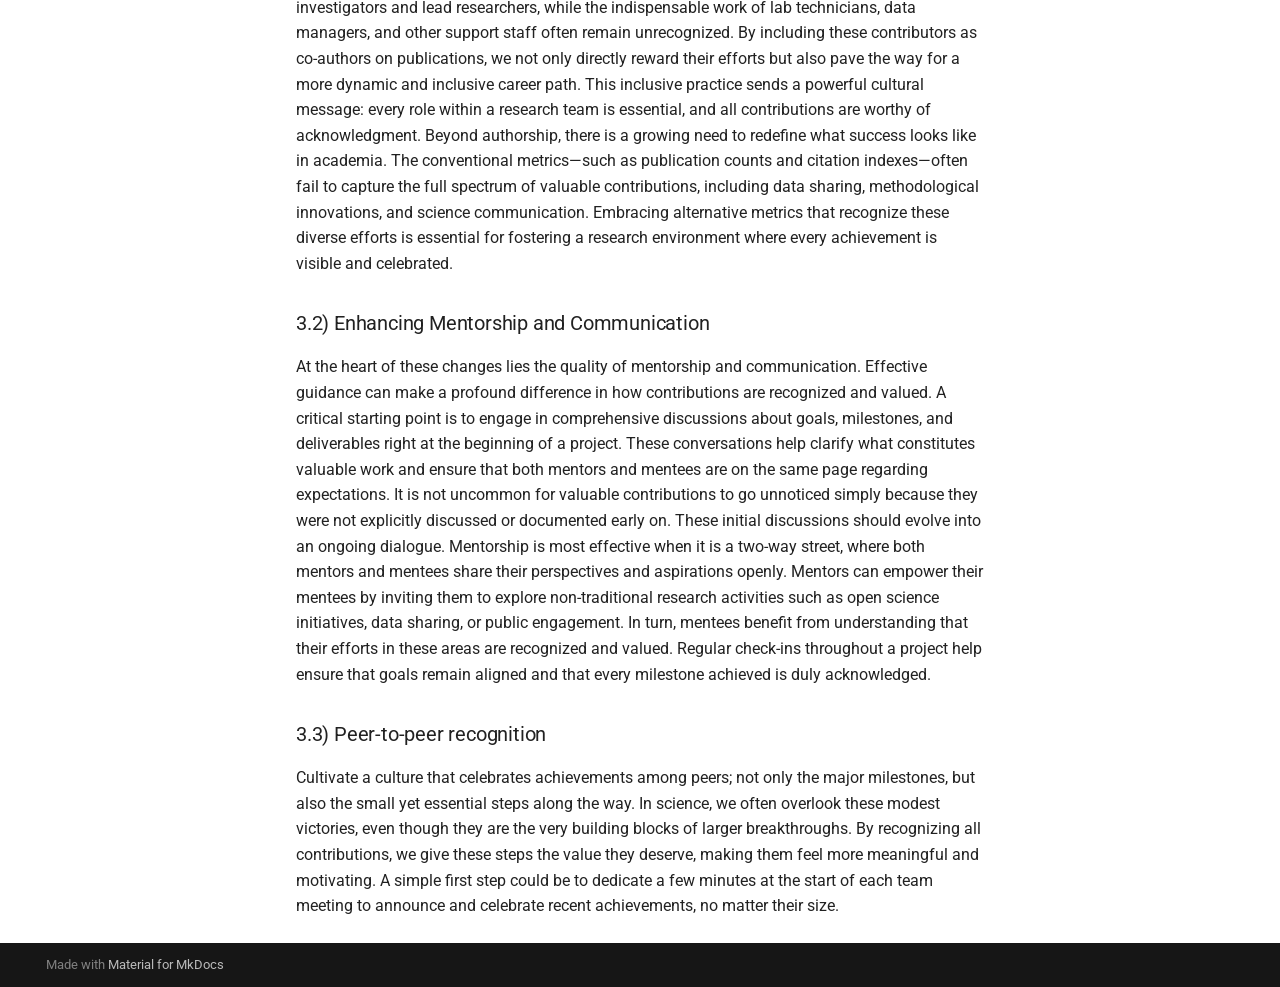
<file: tabs/8-recognition_reward/index.html>
<!doctype html>
<html lang="en" class="no-js">
  <head>
    
      <meta charset="utf-8">
      <meta name="viewport" content="width=device-width,initial-scale=1">
      
      
      
      
        <link rel="prev" href="../7-create_open_science_working_group/">
      
      
        <link rel="next" href="../../working_group/core_team/">
      
      
        
      
      
      <link rel="icon" href="../../assets/logos/logo_OS_Guidebook.png">
      <meta name="generator" content="mkdocs-1.6.1, mkdocs-material-9.7.6">
    
    
      
        <title>8. Recognition & Reward - Open Science Guidebook for Neuroscientists</title>
      
    
    
      <link rel="stylesheet" href="../../assets/stylesheets/main.484c7ddc.min.css">
      
        
        <link rel="stylesheet" href="../../assets/stylesheets/palette.ab4e12ef.min.css">
      
      


    
    
      
    
    
      
        
        
        <link rel="preconnect" href="https://fonts.gstatic.com" crossorigin>
        <link rel="stylesheet" href="https://fonts.googleapis.com/css?family=Roboto:300,300i,400,400i,700,700i%7CRoboto+Mono:400,400i,700,700i&display=fallback">
        <style>:root{--md-text-font:"Roboto";--md-code-font:"Roboto Mono"}</style>
      
    
    
      <link rel="stylesheet" href="../../stylesheets/extra.css">
    
    <script>__md_scope=new URL("../..",location),__md_hash=e=>[...e].reduce(((e,_)=>(e<<5)-e+_.charCodeAt(0)),0),__md_get=(e,_=localStorage,t=__md_scope)=>JSON.parse(_.getItem(t.pathname+"."+e)),__md_set=(e,_,t=localStorage,a=__md_scope)=>{try{t.setItem(a.pathname+"."+e,JSON.stringify(_))}catch(e){}}</script>
    
      

    
    
  </head>
  
  
    
    
    
    
    
    <body dir="ltr" data-md-color-scheme="default" data-md-color-primary="deep-purple" data-md-color-accent="indigo">
  
    
    <input class="md-toggle" data-md-toggle="drawer" type="checkbox" id="__drawer" autocomplete="off">
    <input class="md-toggle" data-md-toggle="search" type="checkbox" id="__search" autocomplete="off">
    <label class="md-overlay" for="__drawer"></label>
    <div data-md-component="skip">
      
        
        <a href="#chapter-8-recognition-and-reward" class="md-skip">
          Skip to content
        </a>
      
    </div>
    <div data-md-component="announce">
      
    </div>
    
    
      

  

<header class="md-header md-header--shadow" data-md-component="header">
  <nav class="md-header__inner md-grid" aria-label="Header">
    <a href="../.." title="Open Science Guidebook for Neuroscientists" class="md-header__button md-logo" aria-label="Open Science Guidebook for Neuroscientists" data-md-component="logo">
      
  <img src="../../assets/logos/logo_OS_Guidebook.png" alt="logo">

    </a>
    <label class="md-header__button md-icon" for="__drawer">
      
      <svg xmlns="http://www.w3.org/2000/svg" viewBox="0 0 24 24"><path d="M3 6h18v2H3zm0 5h18v2H3zm0 5h18v2H3z"/></svg>
    </label>
    <div class="md-header__title" data-md-component="header-title">
      <div class="md-header__ellipsis">
        <div class="md-header__topic">
          <span class="md-ellipsis">
            Open Science Guidebook for Neuroscientists
          </span>
        </div>
        <div class="md-header__topic" data-md-component="header-topic">
          <span class="md-ellipsis">
            
              8. Recognition & Reward
            
          </span>
        </div>
      </div>
    </div>
    
      
    
    
    
    
      
      
        <label class="md-header__button md-icon" for="__search">
          
          <svg xmlns="http://www.w3.org/2000/svg" viewBox="0 0 24 24"><path d="M9.5 3A6.5 6.5 0 0 1 16 9.5c0 1.61-.59 3.09-1.56 4.23l.27.27h.79l5 5-1.5 1.5-5-5v-.79l-.27-.27A6.52 6.52 0 0 1 9.5 16 6.5 6.5 0 0 1 3 9.5 6.5 6.5 0 0 1 9.5 3m0 2C7 5 5 7 5 9.5S7 14 9.5 14 14 12 14 9.5 12 5 9.5 5"/></svg>
        </label>
        <div class="md-search" data-md-component="search" role="dialog">
  <label class="md-search__overlay" for="__search"></label>
  <div class="md-search__inner" role="search">
    <form class="md-search__form" name="search">
      <input type="text" class="md-search__input" name="query" aria-label="Search" placeholder="Search" autocapitalize="off" autocorrect="off" autocomplete="off" spellcheck="false" data-md-component="search-query" required>
      <label class="md-search__icon md-icon" for="__search">
        
        <svg xmlns="http://www.w3.org/2000/svg" viewBox="0 0 24 24"><path d="M9.5 3A6.5 6.5 0 0 1 16 9.5c0 1.61-.59 3.09-1.56 4.23l.27.27h.79l5 5-1.5 1.5-5-5v-.79l-.27-.27A6.52 6.52 0 0 1 9.5 16 6.5 6.5 0 0 1 3 9.5 6.5 6.5 0 0 1 9.5 3m0 2C7 5 5 7 5 9.5S7 14 9.5 14 14 12 14 9.5 12 5 9.5 5"/></svg>
        
        <svg xmlns="http://www.w3.org/2000/svg" viewBox="0 0 24 24"><path d="M20 11v2H8l5.5 5.5-1.42 1.42L4.16 12l7.92-7.92L13.5 5.5 8 11z"/></svg>
      </label>
      <nav class="md-search__options" aria-label="Search">
        
        <button type="reset" class="md-search__icon md-icon" title="Clear" aria-label="Clear" tabindex="-1">
          
          <svg xmlns="http://www.w3.org/2000/svg" viewBox="0 0 24 24"><path d="M19 6.41 17.59 5 12 10.59 6.41 5 5 6.41 10.59 12 5 17.59 6.41 19 12 13.41 17.59 19 19 17.59 13.41 12z"/></svg>
        </button>
      </nav>
      
    </form>
    <div class="md-search__output">
      <div class="md-search__scrollwrap" tabindex="0" data-md-scrollfix>
        <div class="md-search-result" data-md-component="search-result">
          <div class="md-search-result__meta">
            Initializing search
          </div>
          <ol class="md-search-result__list" role="presentation"></ol>
        </div>
      </div>
    </div>
  </div>
</div>
      
    
    
  </nav>
  
</header>
    
    <div class="md-container" data-md-component="container">
      
      
        
          
        
      
      <main class="md-main" data-md-component="main">
        <div class="md-main__inner md-grid">
          
            
              
              <div class="md-sidebar md-sidebar--primary" data-md-component="sidebar" data-md-type="navigation" >
                <div class="md-sidebar__scrollwrap">
                  <div class="md-sidebar__inner">
                    



<nav class="md-nav md-nav--primary" aria-label="Navigation" data-md-level="0">
  <label class="md-nav__title" for="__drawer">
    <a href="../.." title="Open Science Guidebook for Neuroscientists" class="md-nav__button md-logo" aria-label="Open Science Guidebook for Neuroscientists" data-md-component="logo">
      
  <img src="../../assets/logos/logo_OS_Guidebook.png" alt="logo">

    </a>
    Open Science Guidebook for Neuroscientists
  </label>
  
  <ul class="md-nav__list" data-md-scrollfix>
    
      
      
  
  
  
  
    <li class="md-nav__item">
      <a href="../.." class="md-nav__link">
        
  
  
  <span class="md-ellipsis">
    
  
    Welcome
  

    
  </span>
  
  

      </a>
    </li>
  

    
      
      
  
  
    
  
  
  
    
    
    
    
    
    <li class="md-nav__item md-nav__item--active md-nav__item--nested">
      
        
        
        <input class="md-nav__toggle md-toggle " type="checkbox" id="__nav_2" checked>
        
          
          <label class="md-nav__link" for="__nav_2" id="__nav_2_label" tabindex="0">
            
  
  
  <span class="md-ellipsis">
    
  
    Chapters
  

    
  </span>
  
  

            <span class="md-nav__icon md-icon"></span>
          </label>
        
        <nav class="md-nav" data-md-level="1" aria-labelledby="__nav_2_label" aria-expanded="true">
          <label class="md-nav__title" for="__nav_2">
            <span class="md-nav__icon md-icon"></span>
            
  
    Chapters
  

          </label>
          <ul class="md-nav__list" data-md-scrollfix>
            
              
                
  
  
  
  
    <li class="md-nav__item">
      <a href="../1-introduction/" class="md-nav__link">
        
  
  
  <span class="md-ellipsis">
    
  
    1. Introduction
  

    
  </span>
  
  

      </a>
    </li>
  

              
            
              
                
  
  
  
  
    <li class="md-nav__item">
      <a href="../2-preregistration_protocols/" class="md-nav__link">
        
  
  
  <span class="md-ellipsis">
    
  
    2. Preregistration & Protocols
  

    
  </span>
  
  

      </a>
    </li>
  

              
            
              
                
  
  
  
  
    <li class="md-nav__item">
      <a href="../3-data_organisation/" class="md-nav__link">
        
  
  
  <span class="md-ellipsis">
    
  
    3. Data Organisation
  

    
  </span>
  
  

      </a>
    </li>
  

              
            
              
                
  
  
  
  
    <li class="md-nav__item">
      <a href="../4-open_software_tools/" class="md-nav__link">
        
  
  
  <span class="md-ellipsis">
    
  
    4. Open Software & Tools
  

    
  </span>
  
  

      </a>
    </li>
  

              
            
              
                
  
  
  
  
    <li class="md-nav__item">
      <a href="../5-publishing_preprints/" class="md-nav__link">
        
  
  
  <span class="md-ellipsis">
    
  
    5. Publishing & Preprints
  

    
  </span>
  
  

      </a>
    </li>
  

              
            
              
                
  
  
  
  
    <li class="md-nav__item">
      <a href="../6-communication/" class="md-nav__link">
        
  
  
  <span class="md-ellipsis">
    
  
    6. Science Communication
  

    
  </span>
  
  

      </a>
    </li>
  

              
            
              
                
  
  
  
  
    <li class="md-nav__item">
      <a href="../7-create_open_science_working_group/" class="md-nav__link">
        
  
  
  <span class="md-ellipsis">
    
  
    7. Set up Your Own Working Group
  

    
  </span>
  
  

      </a>
    </li>
  

              
            
              
                
  
  
    
  
  
  
    <li class="md-nav__item md-nav__item--active">
      
      <input class="md-nav__toggle md-toggle" type="checkbox" id="__toc">
      
      
        
      
      
        <label class="md-nav__link md-nav__link--active" for="__toc">
          
  
  
  <span class="md-ellipsis">
    
  
    8. Recognition & Reward
  

    
  </span>
  
  

          <span class="md-nav__icon md-icon"></span>
        </label>
      
      <a href="./" class="md-nav__link md-nav__link--active">
        
  
  
  <span class="md-ellipsis">
    
  
    8. Recognition & Reward
  

    
  </span>
  
  

      </a>
      
        

<nav class="md-nav md-nav--secondary" aria-label="Table of contents">
  
  
  
    
  
  
    <label class="md-nav__title" for="__toc">
      <span class="md-nav__icon md-icon"></span>
      Table of contents
    </label>
    <ul class="md-nav__list" data-md-component="toc" data-md-scrollfix>
      
        <li class="md-nav__item">
  <a href="#this-chapter" class="md-nav__link">
    <span class="md-ellipsis">
      
        This chapter...
      
    </span>
  </a>
  
</li>
      
        <li class="md-nav__item">
  <a href="#1-introduction" class="md-nav__link">
    <span class="md-ellipsis">
      
        1. Introduction
      
    </span>
  </a>
  
</li>
      
        <li class="md-nav__item">
  <a href="#2-current-developments-in-science" class="md-nav__link">
    <span class="md-ellipsis">
      
        2. Current developments in science
      
    </span>
  </a>
  
    <nav class="md-nav" aria-label="2. Current developments in science">
      <ul class="md-nav__list">
        
          <li class="md-nav__item">
  <a href="#21-open-data-and-open-publishing-initiatives-of-funding-agencies" class="md-nav__link">
    <span class="md-ellipsis">
      
        2.1) Open data and open publishing initiatives of funding agencies
      
    </span>
  </a>
  
</li>
        
          <li class="md-nav__item">
  <a href="#22-evidence-based-resumes-in-research-funding-calls" class="md-nav__link">
    <span class="md-ellipsis">
      
        2.2) Evidence-based resumés in research funding calls
      
    </span>
  </a>
  
</li>
        
          <li class="md-nav__item">
  <a href="#23-universities-have-started-integrating-rr-programs" class="md-nav__link">
    <span class="md-ellipsis">
      
        2.3) Universities have started integrating R&amp;R programs
      
    </span>
  </a>
  
</li>
        
          <li class="md-nav__item">
  <a href="#24-san-francisco-declaration-on-research-assessment-dora" class="md-nav__link">
    <span class="md-ellipsis">
      
        2.4) San Francisco Declaration on Research Assessment (DORA)
      
    </span>
  </a>
  
</li>
        
          <li class="md-nav__item">
  <a href="#25-badges-for-open-science-practices" class="md-nav__link">
    <span class="md-ellipsis">
      
        2.5) Badges for open science practices
      
    </span>
  </a>
  
</li>
        
      </ul>
    </nav>
  
</li>
      
        <li class="md-nav__item">
  <a href="#3-perspectives-and-actionables-for-scientists" class="md-nav__link">
    <span class="md-ellipsis">
      
        3. Perspectives and actionables for scientists
      
    </span>
  </a>
  
    <nav class="md-nav" aria-label="3. Perspectives and actionables for scientists">
      <ul class="md-nav__list">
        
          <li class="md-nav__item">
  <a href="#31-team-science-and-recognizing-diverse-efforts" class="md-nav__link">
    <span class="md-ellipsis">
      
        3.1) Team science and recognizing diverse efforts
      
    </span>
  </a>
  
</li>
        
          <li class="md-nav__item">
  <a href="#32-enhancing-mentorship-and-communication" class="md-nav__link">
    <span class="md-ellipsis">
      
        3.2) Enhancing Mentorship and Communication
      
    </span>
  </a>
  
</li>
        
          <li class="md-nav__item">
  <a href="#33-peer-to-peer-recognition" class="md-nav__link">
    <span class="md-ellipsis">
      
        3.3) Peer-to-peer recognition
      
    </span>
  </a>
  
</li>
        
      </ul>
    </nav>
  
</li>
      
    </ul>
  
</nav>
      
    </li>
  

              
            
          </ul>
        </nav>
      
    </li>
  

    
      
      
  
  
  
  
    <li class="md-nav__item">
      <a href="../../working_group/core_team/" class="md-nav__link">
        
  
  
  <span class="md-ellipsis">
    
  
    About the team
  

    
  </span>
  
  

      </a>
    </li>
  

    
      
      
  
  
  
  
    <li class="md-nav__item">
      <a href="../../awards/aumc_awards/" class="md-nav__link">
        
  
  
  <span class="md-ellipsis">
    
  
    Amsterdam UMC Open Science Awards
  

    
  </span>
  
  

      </a>
    </li>
  

    
  </ul>
</nav>
                  </div>
                </div>
              </div>
            
            
              
              <div class="md-sidebar md-sidebar--secondary" data-md-component="sidebar" data-md-type="toc" >
                <div class="md-sidebar__scrollwrap">
                  <div class="md-sidebar__inner">
                    

<nav class="md-nav md-nav--secondary" aria-label="Table of contents">
  
  
  
    
  
  
    <label class="md-nav__title" for="__toc">
      <span class="md-nav__icon md-icon"></span>
      Table of contents
    </label>
    <ul class="md-nav__list" data-md-component="toc" data-md-scrollfix>
      
        <li class="md-nav__item">
  <a href="#this-chapter" class="md-nav__link">
    <span class="md-ellipsis">
      
        This chapter...
      
    </span>
  </a>
  
</li>
      
        <li class="md-nav__item">
  <a href="#1-introduction" class="md-nav__link">
    <span class="md-ellipsis">
      
        1. Introduction
      
    </span>
  </a>
  
</li>
      
        <li class="md-nav__item">
  <a href="#2-current-developments-in-science" class="md-nav__link">
    <span class="md-ellipsis">
      
        2. Current developments in science
      
    </span>
  </a>
  
    <nav class="md-nav" aria-label="2. Current developments in science">
      <ul class="md-nav__list">
        
          <li class="md-nav__item">
  <a href="#21-open-data-and-open-publishing-initiatives-of-funding-agencies" class="md-nav__link">
    <span class="md-ellipsis">
      
        2.1) Open data and open publishing initiatives of funding agencies
      
    </span>
  </a>
  
</li>
        
          <li class="md-nav__item">
  <a href="#22-evidence-based-resumes-in-research-funding-calls" class="md-nav__link">
    <span class="md-ellipsis">
      
        2.2) Evidence-based resumés in research funding calls
      
    </span>
  </a>
  
</li>
        
          <li class="md-nav__item">
  <a href="#23-universities-have-started-integrating-rr-programs" class="md-nav__link">
    <span class="md-ellipsis">
      
        2.3) Universities have started integrating R&amp;R programs
      
    </span>
  </a>
  
</li>
        
          <li class="md-nav__item">
  <a href="#24-san-francisco-declaration-on-research-assessment-dora" class="md-nav__link">
    <span class="md-ellipsis">
      
        2.4) San Francisco Declaration on Research Assessment (DORA)
      
    </span>
  </a>
  
</li>
        
          <li class="md-nav__item">
  <a href="#25-badges-for-open-science-practices" class="md-nav__link">
    <span class="md-ellipsis">
      
        2.5) Badges for open science practices
      
    </span>
  </a>
  
</li>
        
      </ul>
    </nav>
  
</li>
      
        <li class="md-nav__item">
  <a href="#3-perspectives-and-actionables-for-scientists" class="md-nav__link">
    <span class="md-ellipsis">
      
        3. Perspectives and actionables for scientists
      
    </span>
  </a>
  
    <nav class="md-nav" aria-label="3. Perspectives and actionables for scientists">
      <ul class="md-nav__list">
        
          <li class="md-nav__item">
  <a href="#31-team-science-and-recognizing-diverse-efforts" class="md-nav__link">
    <span class="md-ellipsis">
      
        3.1) Team science and recognizing diverse efforts
      
    </span>
  </a>
  
</li>
        
          <li class="md-nav__item">
  <a href="#32-enhancing-mentorship-and-communication" class="md-nav__link">
    <span class="md-ellipsis">
      
        3.2) Enhancing Mentorship and Communication
      
    </span>
  </a>
  
</li>
        
          <li class="md-nav__item">
  <a href="#33-peer-to-peer-recognition" class="md-nav__link">
    <span class="md-ellipsis">
      
        3.3) Peer-to-peer recognition
      
    </span>
  </a>
  
</li>
        
      </ul>
    </nav>
  
</li>
      
    </ul>
  
</nav>
                  </div>
                </div>
              </div>
            
          
          
            <div class="md-content" data-md-component="content">
              
              <article class="md-content__inner md-typeset">
                
                  



<h1 id="chapter-8-recognition-and-reward">Chapter 8: Recognition and Reward</h1>
<p><strong>Authors: Niels Reijner, Eduarda Centeno, Thecla van Wageningen; Reviewers: Nadza Dzinalija, Linda Douw</strong></p>
<h3 id="this-chapter">This chapter...</h3>
<ul>
<li>explains why <strong>current reward systems</strong> need to change;</li>
<li>describes initiatives <strong>reshaping research assessment</strong>;</li>
<li>introduces examples like <strong>DORA</strong> and <strong>evidence-based CVs</strong>;</li>
<li>highlights the role of <strong>team science</strong>, <strong>mentorship</strong>, and <strong>peer recognition</strong>.</li>
</ul>
<h2 id="1-introduction">1. Introduction</h2>
<p>In the previous chapters, this guidebook explored various concepts and methods for implementing open science in neuroscience. The central premise of the open science movement is that by making scientific practices more transparent, accessible, and collaborative, we can improve research outcomes on individual, institutional, and societal levels. This vision is compelling and worthwhile, and we hope it encourages readers to adopt open science principles in their own work. However, such a shift requires time, effort, and resources. It is natural to wonder at some point: How am I recognized and rewarded for my efforts in this domain?</p>
<p>While many researchers are driven by intrinsic motivation, external system-level incentives also play a crucial role. Currently, open science efforts are often seen as peripheral activities, undertaken in researchers' spare time and rarely prioritized in academic discussions. The rewards and recognition (R&amp;R) movement seeks to change this outdated paradigm by advocating for a more balanced evaluation system that acknowledges contributions beyond traditional research output.</p>
<p>This much-needed shift is not limited to open science; it addresses fundamental issues across academia. For instance, the current system places disproportionate emphasis on publications, often valuing quantity over quality. While it is true that publishing research findings is vital for scientific progress, the hyper-focus on publication metrics has led to several well-documented issues: excessive pressure to publish, the rise of predatory journals, and the underappreciation of diverse academic talents. Researchers who excel in teaching, technical support, or public engagement often receive less recognition than those with high publication counts, despite their significant contributions to the scientific ecosystem. Furthermore, the emphasis on publication quantity often comes at the expense of open science. Sharing data, code, and detailed methods requires additional effort but has rarely been recognized in hiring, promotion or funding decisions. As a result, researchers may withhold datasets to protect their publication record. Preregistration and registered reports, which enhance rigor and reduce bias, are often seen as too time‑consuming. Similarly, open peer review and post‑publication discussion, which can improve transparency and collaboration, receive little formal credit. In practice, activities that strengthen scientific integrity are overshadowed by metrics that prioritize individual publication output.</p>
<p>Fortunately, the landscape is slowly starting to change. Open science has gained unprecedented momentum in recent years. More institutions are recognizing its value and integrating it into their policies. Funding opportunities for open science projects are increasing, and new initiatives are actively reshaping the rewards and recognition framework. These developments have already begun to influence how academic achievements are evaluated (e.g. in grant application processes, reward systems of journals, revised career frameworks in institutions), making it worthwhile for researchers to stay informed about these changes and consider how they might align their work with evolving standards.
Shifting academic culture is a gradual process, as meaningful change requires time and collective effort, which also must occur at a policy and institutional level. Yet, even small, deliberate steps can lay the foundation for long-term transformation. In the following sections, we will discuss examples of the current change of the scientific landscape regarding R&amp;R and actionables researchers and institutions can take to support this transition.</p>
<h2 id="2-current-developments-in-science">2. Current developments in science</h2>
<h3 id="21-open-data-and-open-publishing-initiatives-of-funding-agencies">2.1) Open data and open publishing initiatives of funding agencies</h3>
<p>Increasingly, funding agencies like Horizon Europe require datasets of projects they fund to be made openly available within a set amount of time after data has been collected. These agencies sometimes require data-sharing plans to be submitted with funding requests and require publishing in open-science journals, so as to make research available to the public. In some cases, researchers are required to provide layman summaries or talks aimed at the general public to increase the reach of their research.</p>
<h3 id="22-evidence-based-resumes-in-research-funding-calls">2.2) Evidence-based resumés in research funding calls</h3>
<p>Implemented, for example, by the Dutch Research Council (NWO), the manner of applying for research funding has been adapted to accommodate a healthier R&amp;R point of view. Here, the resumé (or CV) consists of an academic profile described as a narrative and a list of key outputs. Here output is broadly defined allowing not only research papers, but also output such as datasets, protocols and software. The number of entries is limited to 10 to stress the value of quality over quantity and special attention is paid to output which is openly available. </p>
<h3 id="23-universities-have-started-integrating-rr-programs">2.3) Universities have started integrating R&amp;R programs</h3>
<p>Dutch universities have introduced policies, programs, and funding to foster a healthier R&amp;R system. An example includes the TRIPLE (Team, Research, Impact, Professional Performance, Leadership, Education) at Utrecht University, an initiative promoting science as a team effort, valuing diverse individual contributions and encouraging focus on specific domains rather than mastering all, shifting from quantity to quality. Another example is how the Vrije Universiteit Amsterdam has revised its career frameworks to recognize research, teaching, and impact as core domains, allowing academics to adjust their focus among them, while also acknowledging development, leadership, and management as essential to academia.</p>
<h3 id="24-san-francisco-declaration-on-research-assessment-dora">2.4) San Francisco Declaration on Research Assessment (DORA)</h3>
<p>The Declaration on Research Assessment (DORA) is a global initiative that promotes responsible and equitable methods for evaluating scholarly research. They have created Tools to Advance Research Assessment (TARA), an online open dataset that shows criteria and standards academic institutions use for hiring, review, promotion, and tenure around the world</p>
<h3 id="25-badges-for-open-science-practices">2.5) Badges for open science practices</h3>
<p>Journals like Psychological Science and Cognition award badges for practices like preregistration, open data, and open materials.</p>
<h2 id="3-perspectives-and-actionables-for-scientists">3. Perspectives and actionables for scientists</h2>
<p>To end this brief chapter, we would like to highlight some practical steps towards a brighter rewards and recognition paradigm. This is also because transforming how we recognize and reward contributions in the scientific community requires more than just adjustments at the institutional level; it demands a fundamental change in our personal mindset. This transformation calls for a shift in the way scientists, regardless of their position, view and appreciate the diverse roles that propel research forward.</p>
<h3 id="31-team-science-and-recognizing-diverse-efforts">3.1) Team science and recognizing diverse efforts</h3>
<p>Embracing ‘team science’, acknowledging that research is a collective effort rather than the work of a few, can greatly enhance recognition &amp; rewards practices within your immediate environment. One of the most significant steps we can make in this regard is to broaden our concept of authorship. In many research settings, credit has traditionally been reserved for principal investigators and lead researchers, while the indispensable work of lab technicians, data managers, and other support staff often remain unrecognized. By including these contributors as co-authors on publications, we not only directly reward their efforts but also pave the way for a more dynamic and inclusive career path. This inclusive practice sends a powerful cultural message: every role within a research team is essential, and all contributions are worthy of acknowledgment.
Beyond authorship, there is a growing need to redefine what success looks like in academia. The conventional metrics—such as publication counts and citation indexes—often fail to capture the full spectrum of valuable contributions, including data sharing, methodological innovations, and science communication. Embracing alternative metrics that recognize these diverse efforts is essential for fostering a research environment where every achievement is visible and celebrated.</p>
<h3 id="32-enhancing-mentorship-and-communication">3.2) Enhancing Mentorship and Communication</h3>
<p>At the heart of these changes lies the quality of mentorship and communication. Effective guidance can make a profound difference in how contributions are recognized and valued. A critical starting point is to engage in comprehensive discussions about goals, milestones, and deliverables right at the beginning of a project. These conversations help clarify what constitutes valuable work and ensure that both mentors and mentees are on the same page regarding expectations. It is not uncommon for valuable contributions to go unnoticed simply because they were not explicitly discussed or documented early on.
These initial discussions should evolve into an ongoing dialogue. Mentorship is most effective when it is a two-way street, where both mentors and mentees share their perspectives and aspirations openly. Mentors can empower their mentees by inviting them to explore non-traditional research activities such as open science initiatives, data sharing, or public engagement. In turn, mentees benefit from understanding that their efforts in these areas are recognized and valued. Regular check-ins throughout a project help ensure that goals remain aligned and that every milestone achieved is duly acknowledged.</p>
<h3 id="33-peer-to-peer-recognition">3.3) Peer-to-peer recognition</h3>
<p>Cultivate a culture that celebrates achievements among peers; not only the major milestones, but also the small yet essential steps along the way. In science, we often overlook these modest victories, even though they are the very building blocks of larger breakthroughs. By recognizing all contributions, we give these steps the value they deserve, making them feel more meaningful and motivating. A simple first step could be to dedicate a few minutes at the start of each team meeting to announce and celebrate recent achievements, no matter their size.</p>












                
              </article>
            </div>
          
          
<script>var target=document.getElementById(location.hash.slice(1));target&&target.name&&(target.checked=target.name.startsWith("__tabbed_"))</script>
        </div>
        
      </main>
      
        <footer class="md-footer">
  
  <div class="md-footer-meta md-typeset">
    <div class="md-footer-meta__inner md-grid">
      <div class="md-copyright">
  
  
    Made with
    <a href="https://squidfunk.github.io/mkdocs-material/" target="_blank" rel="noopener">
      Material for MkDocs
    </a>
  
</div>
      
    </div>
  </div>
</footer>
      
    </div>
    <div class="md-dialog" data-md-component="dialog">
      <div class="md-dialog__inner md-typeset"></div>
    </div>
    
    
    
      
      
      <script id="__config" type="application/json">{"annotate": null, "base": "../..", "features": [], "search": "../../assets/javascripts/workers/search.2c215733.min.js", "tags": null, "translations": {"clipboard.copied": "Copied to clipboard", "clipboard.copy": "Copy to clipboard", "search.result.more.one": "1 more on this page", "search.result.more.other": "# more on this page", "search.result.none": "No matching documents", "search.result.one": "1 matching document", "search.result.other": "# matching documents", "search.result.placeholder": "Type to start searching", "search.result.term.missing": "Missing", "select.version": "Select version"}, "version": null}</script>
    
    
      <script src="../../assets/javascripts/bundle.79ae519e.min.js"></script>
      
    
  </body>
</html>
</file>
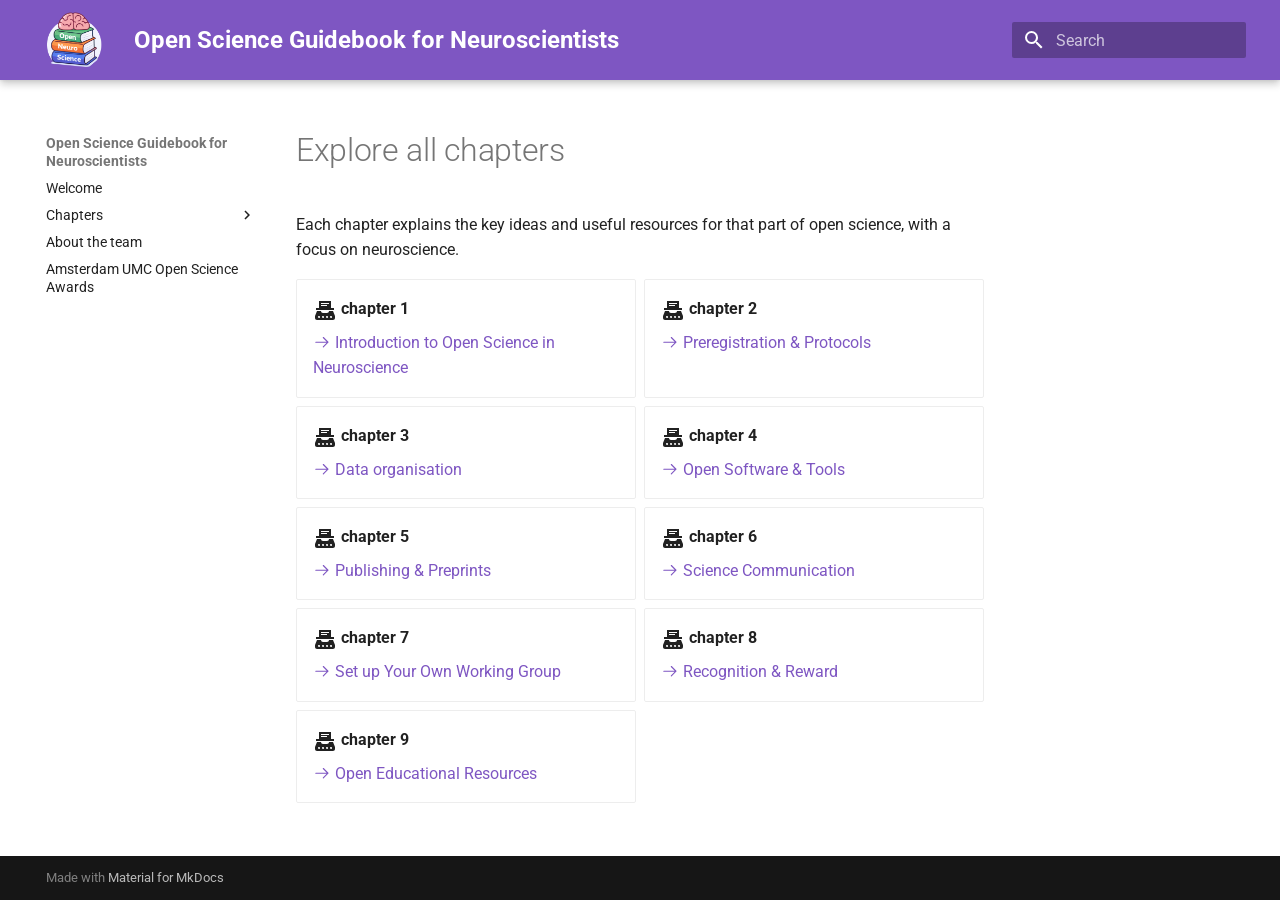
<file: tabs/all_chapters/index.html>
<!doctype html>
<html lang="en" class="no-js">
  <head>
    
      <meta charset="utf-8">
      <meta name="viewport" content="width=device-width,initial-scale=1">
      
      
      
      
      
      
        
      
      
      <link rel="icon" href="../../assets/logos/logo_OS_Guidebook.png">
      <meta name="generator" content="mkdocs-1.6.1, mkdocs-material-9.7.6">
    
    
      
        <title>Explore all chapters - Open Science Guidebook for Neuroscientists</title>
      
    
    
      <link rel="stylesheet" href="../../assets/stylesheets/main.484c7ddc.min.css">
      
        
        <link rel="stylesheet" href="../../assets/stylesheets/palette.ab4e12ef.min.css">
      
      


    
    
      
    
    
      
        
        
        <link rel="preconnect" href="https://fonts.gstatic.com" crossorigin>
        <link rel="stylesheet" href="https://fonts.googleapis.com/css?family=Roboto:300,300i,400,400i,700,700i%7CRoboto+Mono:400,400i,700,700i&display=fallback">
        <style>:root{--md-text-font:"Roboto";--md-code-font:"Roboto Mono"}</style>
      
    
    
      <link rel="stylesheet" href="../../stylesheets/extra.css">
    
    <script>__md_scope=new URL("../..",location),__md_hash=e=>[...e].reduce(((e,_)=>(e<<5)-e+_.charCodeAt(0)),0),__md_get=(e,_=localStorage,t=__md_scope)=>JSON.parse(_.getItem(t.pathname+"."+e)),__md_set=(e,_,t=localStorage,a=__md_scope)=>{try{t.setItem(a.pathname+"."+e,JSON.stringify(_))}catch(e){}}</script>
    
      

    
    
  </head>
  
  
    
    
    
    
    
    <body dir="ltr" data-md-color-scheme="default" data-md-color-primary="deep-purple" data-md-color-accent="indigo">
  
    
    <input class="md-toggle" data-md-toggle="drawer" type="checkbox" id="__drawer" autocomplete="off">
    <input class="md-toggle" data-md-toggle="search" type="checkbox" id="__search" autocomplete="off">
    <label class="md-overlay" for="__drawer"></label>
    <div data-md-component="skip">
      
        
        <a href="#explore-all-chapters" class="md-skip">
          Skip to content
        </a>
      
    </div>
    <div data-md-component="announce">
      
    </div>
    
    
      

  

<header class="md-header md-header--shadow" data-md-component="header">
  <nav class="md-header__inner md-grid" aria-label="Header">
    <a href="../.." title="Open Science Guidebook for Neuroscientists" class="md-header__button md-logo" aria-label="Open Science Guidebook for Neuroscientists" data-md-component="logo">
      
  <img src="../../assets/logos/logo_OS_Guidebook.png" alt="logo">

    </a>
    <label class="md-header__button md-icon" for="__drawer">
      
      <svg xmlns="http://www.w3.org/2000/svg" viewBox="0 0 24 24"><path d="M3 6h18v2H3zm0 5h18v2H3zm0 5h18v2H3z"/></svg>
    </label>
    <div class="md-header__title" data-md-component="header-title">
      <div class="md-header__ellipsis">
        <div class="md-header__topic">
          <span class="md-ellipsis">
            Open Science Guidebook for Neuroscientists
          </span>
        </div>
        <div class="md-header__topic" data-md-component="header-topic">
          <span class="md-ellipsis">
            
              Explore all chapters
            
          </span>
        </div>
      </div>
    </div>
    
      
    
    
    
    
      
      
        <label class="md-header__button md-icon" for="__search">
          
          <svg xmlns="http://www.w3.org/2000/svg" viewBox="0 0 24 24"><path d="M9.5 3A6.5 6.5 0 0 1 16 9.5c0 1.61-.59 3.09-1.56 4.23l.27.27h.79l5 5-1.5 1.5-5-5v-.79l-.27-.27A6.52 6.52 0 0 1 9.5 16 6.5 6.5 0 0 1 3 9.5 6.5 6.5 0 0 1 9.5 3m0 2C7 5 5 7 5 9.5S7 14 9.5 14 14 12 14 9.5 12 5 9.5 5"/></svg>
        </label>
        <div class="md-search" data-md-component="search" role="dialog">
  <label class="md-search__overlay" for="__search"></label>
  <div class="md-search__inner" role="search">
    <form class="md-search__form" name="search">
      <input type="text" class="md-search__input" name="query" aria-label="Search" placeholder="Search" autocapitalize="off" autocorrect="off" autocomplete="off" spellcheck="false" data-md-component="search-query" required>
      <label class="md-search__icon md-icon" for="__search">
        
        <svg xmlns="http://www.w3.org/2000/svg" viewBox="0 0 24 24"><path d="M9.5 3A6.5 6.5 0 0 1 16 9.5c0 1.61-.59 3.09-1.56 4.23l.27.27h.79l5 5-1.5 1.5-5-5v-.79l-.27-.27A6.52 6.52 0 0 1 9.5 16 6.5 6.5 0 0 1 3 9.5 6.5 6.5 0 0 1 9.5 3m0 2C7 5 5 7 5 9.5S7 14 9.5 14 14 12 14 9.5 12 5 9.5 5"/></svg>
        
        <svg xmlns="http://www.w3.org/2000/svg" viewBox="0 0 24 24"><path d="M20 11v2H8l5.5 5.5-1.42 1.42L4.16 12l7.92-7.92L13.5 5.5 8 11z"/></svg>
      </label>
      <nav class="md-search__options" aria-label="Search">
        
        <button type="reset" class="md-search__icon md-icon" title="Clear" aria-label="Clear" tabindex="-1">
          
          <svg xmlns="http://www.w3.org/2000/svg" viewBox="0 0 24 24"><path d="M19 6.41 17.59 5 12 10.59 6.41 5 5 6.41 10.59 12 5 17.59 6.41 19 12 13.41 17.59 19 19 17.59 13.41 12z"/></svg>
        </button>
      </nav>
      
    </form>
    <div class="md-search__output">
      <div class="md-search__scrollwrap" tabindex="0" data-md-scrollfix>
        <div class="md-search-result" data-md-component="search-result">
          <div class="md-search-result__meta">
            Initializing search
          </div>
          <ol class="md-search-result__list" role="presentation"></ol>
        </div>
      </div>
    </div>
  </div>
</div>
      
    
    
  </nav>
  
</header>
    
    <div class="md-container" data-md-component="container">
      
      
        
          
        
      
      <main class="md-main" data-md-component="main">
        <div class="md-main__inner md-grid">
          
            
              
              <div class="md-sidebar md-sidebar--primary" data-md-component="sidebar" data-md-type="navigation" >
                <div class="md-sidebar__scrollwrap">
                  <div class="md-sidebar__inner">
                    



<nav class="md-nav md-nav--primary" aria-label="Navigation" data-md-level="0">
  <label class="md-nav__title" for="__drawer">
    <a href="../.." title="Open Science Guidebook for Neuroscientists" class="md-nav__button md-logo" aria-label="Open Science Guidebook for Neuroscientists" data-md-component="logo">
      
  <img src="../../assets/logos/logo_OS_Guidebook.png" alt="logo">

    </a>
    Open Science Guidebook for Neuroscientists
  </label>
  
  <ul class="md-nav__list" data-md-scrollfix>
    
      
      
  
  
  
  
    <li class="md-nav__item">
      <a href="../.." class="md-nav__link">
        
  
  
  <span class="md-ellipsis">
    
  
    Welcome
  

    
  </span>
  
  

      </a>
    </li>
  

    
      
      
  
  
  
  
    
    
    
    
    
    <li class="md-nav__item md-nav__item--nested">
      
        
        
        <input class="md-nav__toggle md-toggle " type="checkbox" id="__nav_2" >
        
          
          <label class="md-nav__link" for="__nav_2" id="__nav_2_label" tabindex="0">
            
  
  
  <span class="md-ellipsis">
    
  
    Chapters
  

    
  </span>
  
  

            <span class="md-nav__icon md-icon"></span>
          </label>
        
        <nav class="md-nav" data-md-level="1" aria-labelledby="__nav_2_label" aria-expanded="false">
          <label class="md-nav__title" for="__nav_2">
            <span class="md-nav__icon md-icon"></span>
            
  
    Chapters
  

          </label>
          <ul class="md-nav__list" data-md-scrollfix>
            
              
                
  
  
  
  
    <li class="md-nav__item">
      <a href="../1-introduction/" class="md-nav__link">
        
  
  
  <span class="md-ellipsis">
    
  
    1. Introduction
  

    
  </span>
  
  

      </a>
    </li>
  

              
            
              
                
  
  
  
  
    <li class="md-nav__item">
      <a href="../2-preregistration_protocols/" class="md-nav__link">
        
  
  
  <span class="md-ellipsis">
    
  
    2. Preregistration & Protocols
  

    
  </span>
  
  

      </a>
    </li>
  

              
            
              
                
  
  
  
  
    <li class="md-nav__item">
      <a href="../3-data_organisation/" class="md-nav__link">
        
  
  
  <span class="md-ellipsis">
    
  
    3. Data Organisation
  

    
  </span>
  
  

      </a>
    </li>
  

              
            
              
                
  
  
  
  
    <li class="md-nav__item">
      <a href="../4-open_software_tools/" class="md-nav__link">
        
  
  
  <span class="md-ellipsis">
    
  
    4. Open Software & Tools
  

    
  </span>
  
  

      </a>
    </li>
  

              
            
              
                
  
  
  
  
    <li class="md-nav__item">
      <a href="../5-publishing_preprints/" class="md-nav__link">
        
  
  
  <span class="md-ellipsis">
    
  
    5. Publishing & Preprints
  

    
  </span>
  
  

      </a>
    </li>
  

              
            
              
                
  
  
  
  
    <li class="md-nav__item">
      <a href="../6-communication/" class="md-nav__link">
        
  
  
  <span class="md-ellipsis">
    
  
    6. Science Communication
  

    
  </span>
  
  

      </a>
    </li>
  

              
            
              
                
  
  
  
  
    <li class="md-nav__item">
      <a href="../7-create_open_science_working_group/" class="md-nav__link">
        
  
  
  <span class="md-ellipsis">
    
  
    7. Set up Your Own Working Group
  

    
  </span>
  
  

      </a>
    </li>
  

              
            
              
                
  
  
  
  
    <li class="md-nav__item">
      <a href="../8-recognition_reward/" class="md-nav__link">
        
  
  
  <span class="md-ellipsis">
    
  
    8. Recognition & Reward
  

    
  </span>
  
  

      </a>
    </li>
  

              
            
          </ul>
        </nav>
      
    </li>
  

    
      
      
  
  
  
  
    <li class="md-nav__item">
      <a href="../../working_group/core_team/" class="md-nav__link">
        
  
  
  <span class="md-ellipsis">
    
  
    About the team
  

    
  </span>
  
  

      </a>
    </li>
  

    
      
      
  
  
  
  
    <li class="md-nav__item">
      <a href="../../awards/aumc_awards/" class="md-nav__link">
        
  
  
  <span class="md-ellipsis">
    
  
    Amsterdam UMC Open Science Awards
  

    
  </span>
  
  

      </a>
    </li>
  

    
  </ul>
</nav>
                  </div>
                </div>
              </div>
            
            
              
              <div class="md-sidebar md-sidebar--secondary" data-md-component="sidebar" data-md-type="toc" >
                <div class="md-sidebar__scrollwrap">
                  <div class="md-sidebar__inner">
                    

<nav class="md-nav md-nav--secondary" aria-label="Table of contents">
  
  
  
    
  
  
</nav>
                  </div>
                </div>
              </div>
            
          
          
            <div class="md-content" data-md-component="content">
              
              <article class="md-content__inner md-typeset">
                
                  



<h1 id="explore-all-chapters">Explore all chapters</h1>
<p>Each chapter explains the key ideas and useful resources for that part of open science, with a focus on neuroscience.</p>
<div class="grid cards">
<ul>
<li>
<p><span class="twemoji lg middle"><svg xmlns="http://www.w3.org/2000/svg" viewBox="0 0 24 24"><path d="M20 13h-4c0 1.1-.9 2-2 2h-4c-1.1 0-2-.9-2-2H4l-2 5v2c0 1.1.9 2 2 2h16c1.1 0 2-.9 2-2v-2M6 20c-.89 0-1.34-1.08-.71-1.71S7 18.11 7 19c0 .55-.45 1-1 1m4 0c-.89 0-1.34-1.08-.71-1.71S11 18.11 11 19c0 .55-.45 1-1 1m4 0c-.89 0-1.34-1.08-.71-1.71S15 18.11 15 19c0 .55-.45 1-1 1m4 0c-.89 0-1.34-1.08-.71-1.71S19 18.11 19 19c0 .55-.45 1-1 1m0-10V3H6v7H3v2h18v-2M8 5h8v1H8m0 1h6v1H8"/></svg></span> <strong>chapter 1</strong></p>
<p><a href="../1-introduction/"><span class="twemoji"><svg xmlns="http://www.w3.org/2000/svg" viewBox="0 0 24 24"><path d="M13.22 19.03a.75.75 0 0 1 0-1.06L18.19 13H3.75a.75.75 0 0 1 0-1.5h14.44l-4.97-4.97a.749.749 0 0 1 .326-1.275.75.75 0 0 1 .734.215l6.25 6.25a.75.75 0 0 1 0 1.06l-6.25 6.25a.75.75 0 0 1-1.06 0"/></svg></span> Introduction to Open Science in Neuroscience</a></p>
</li>
<li>
<p><span class="twemoji lg middle"><svg xmlns="http://www.w3.org/2000/svg" viewBox="0 0 24 24"><path d="M20 13h-4c0 1.1-.9 2-2 2h-4c-1.1 0-2-.9-2-2H4l-2 5v2c0 1.1.9 2 2 2h16c1.1 0 2-.9 2-2v-2M6 20c-.89 0-1.34-1.08-.71-1.71S7 18.11 7 19c0 .55-.45 1-1 1m4 0c-.89 0-1.34-1.08-.71-1.71S11 18.11 11 19c0 .55-.45 1-1 1m4 0c-.89 0-1.34-1.08-.71-1.71S15 18.11 15 19c0 .55-.45 1-1 1m4 0c-.89 0-1.34-1.08-.71-1.71S19 18.11 19 19c0 .55-.45 1-1 1m0-10V3H6v7H3v2h18v-2M8 5h8v1H8m0 1h6v1H8"/></svg></span> <strong>chapter 2</strong></p>
<p><a href="../2-preregistration_protocols/"><span class="twemoji"><svg xmlns="http://www.w3.org/2000/svg" viewBox="0 0 24 24"><path d="M13.22 19.03a.75.75 0 0 1 0-1.06L18.19 13H3.75a.75.75 0 0 1 0-1.5h14.44l-4.97-4.97a.749.749 0 0 1 .326-1.275.75.75 0 0 1 .734.215l6.25 6.25a.75.75 0 0 1 0 1.06l-6.25 6.25a.75.75 0 0 1-1.06 0"/></svg></span> Preregistration &amp; Protocols</a></p>
</li>
<li>
<p><span class="twemoji lg middle"><svg xmlns="http://www.w3.org/2000/svg" viewBox="0 0 24 24"><path d="M20 13h-4c0 1.1-.9 2-2 2h-4c-1.1 0-2-.9-2-2H4l-2 5v2c0 1.1.9 2 2 2h16c1.1 0 2-.9 2-2v-2M6 20c-.89 0-1.34-1.08-.71-1.71S7 18.11 7 19c0 .55-.45 1-1 1m4 0c-.89 0-1.34-1.08-.71-1.71S11 18.11 11 19c0 .55-.45 1-1 1m4 0c-.89 0-1.34-1.08-.71-1.71S15 18.11 15 19c0 .55-.45 1-1 1m4 0c-.89 0-1.34-1.08-.71-1.71S19 18.11 19 19c0 .55-.45 1-1 1m0-10V3H6v7H3v2h18v-2M8 5h8v1H8m0 1h6v1H8"/></svg></span> <strong>chapter 3</strong></p>
<p><a href="../3-data_organisation/"><span class="twemoji"><svg xmlns="http://www.w3.org/2000/svg" viewBox="0 0 24 24"><path d="M13.22 19.03a.75.75 0 0 1 0-1.06L18.19 13H3.75a.75.75 0 0 1 0-1.5h14.44l-4.97-4.97a.749.749 0 0 1 .326-1.275.75.75 0 0 1 .734.215l6.25 6.25a.75.75 0 0 1 0 1.06l-6.25 6.25a.75.75 0 0 1-1.06 0"/></svg></span> Data organisation</a></p>
</li>
<li>
<p><span class="twemoji lg middle"><svg xmlns="http://www.w3.org/2000/svg" viewBox="0 0 24 24"><path d="M20 13h-4c0 1.1-.9 2-2 2h-4c-1.1 0-2-.9-2-2H4l-2 5v2c0 1.1.9 2 2 2h16c1.1 0 2-.9 2-2v-2M6 20c-.89 0-1.34-1.08-.71-1.71S7 18.11 7 19c0 .55-.45 1-1 1m4 0c-.89 0-1.34-1.08-.71-1.71S11 18.11 11 19c0 .55-.45 1-1 1m4 0c-.89 0-1.34-1.08-.71-1.71S15 18.11 15 19c0 .55-.45 1-1 1m4 0c-.89 0-1.34-1.08-.71-1.71S19 18.11 19 19c0 .55-.45 1-1 1m0-10V3H6v7H3v2h18v-2M8 5h8v1H8m0 1h6v1H8"/></svg></span> <strong>chapter 4</strong></p>
<p><a href="../4-open_software_tools/"><span class="twemoji"><svg xmlns="http://www.w3.org/2000/svg" viewBox="0 0 24 24"><path d="M13.22 19.03a.75.75 0 0 1 0-1.06L18.19 13H3.75a.75.75 0 0 1 0-1.5h14.44l-4.97-4.97a.749.749 0 0 1 .326-1.275.75.75 0 0 1 .734.215l6.25 6.25a.75.75 0 0 1 0 1.06l-6.25 6.25a.75.75 0 0 1-1.06 0"/></svg></span> Open Software &amp; Tools</a></p>
</li>
<li>
<p><span class="twemoji lg middle"><svg xmlns="http://www.w3.org/2000/svg" viewBox="0 0 24 24"><path d="M20 13h-4c0 1.1-.9 2-2 2h-4c-1.1 0-2-.9-2-2H4l-2 5v2c0 1.1.9 2 2 2h16c1.1 0 2-.9 2-2v-2M6 20c-.89 0-1.34-1.08-.71-1.71S7 18.11 7 19c0 .55-.45 1-1 1m4 0c-.89 0-1.34-1.08-.71-1.71S11 18.11 11 19c0 .55-.45 1-1 1m4 0c-.89 0-1.34-1.08-.71-1.71S15 18.11 15 19c0 .55-.45 1-1 1m4 0c-.89 0-1.34-1.08-.71-1.71S19 18.11 19 19c0 .55-.45 1-1 1m0-10V3H6v7H3v2h18v-2M8 5h8v1H8m0 1h6v1H8"/></svg></span> <strong>chapter 5</strong></p>
<p><a href="../5-publishing_preprints/"><span class="twemoji"><svg xmlns="http://www.w3.org/2000/svg" viewBox="0 0 24 24"><path d="M13.22 19.03a.75.75 0 0 1 0-1.06L18.19 13H3.75a.75.75 0 0 1 0-1.5h14.44l-4.97-4.97a.749.749 0 0 1 .326-1.275.75.75 0 0 1 .734.215l6.25 6.25a.75.75 0 0 1 0 1.06l-6.25 6.25a.75.75 0 0 1-1.06 0"/></svg></span> Publishing &amp; Preprints</a></p>
</li>
<li>
<p><span class="twemoji lg middle"><svg xmlns="http://www.w3.org/2000/svg" viewBox="0 0 24 24"><path d="M20 13h-4c0 1.1-.9 2-2 2h-4c-1.1 0-2-.9-2-2H4l-2 5v2c0 1.1.9 2 2 2h16c1.1 0 2-.9 2-2v-2M6 20c-.89 0-1.34-1.08-.71-1.71S7 18.11 7 19c0 .55-.45 1-1 1m4 0c-.89 0-1.34-1.08-.71-1.71S11 18.11 11 19c0 .55-.45 1-1 1m4 0c-.89 0-1.34-1.08-.71-1.71S15 18.11 15 19c0 .55-.45 1-1 1m4 0c-.89 0-1.34-1.08-.71-1.71S19 18.11 19 19c0 .55-.45 1-1 1m0-10V3H6v7H3v2h18v-2M8 5h8v1H8m0 1h6v1H8"/></svg></span> <strong>chapter 6</strong></p>
<p><a href="../6-communication/"><span class="twemoji"><svg xmlns="http://www.w3.org/2000/svg" viewBox="0 0 24 24"><path d="M13.22 19.03a.75.75 0 0 1 0-1.06L18.19 13H3.75a.75.75 0 0 1 0-1.5h14.44l-4.97-4.97a.749.749 0 0 1 .326-1.275.75.75 0 0 1 .734.215l6.25 6.25a.75.75 0 0 1 0 1.06l-6.25 6.25a.75.75 0 0 1-1.06 0"/></svg></span> Science Communication</a></p>
</li>
<li>
<p><span class="twemoji lg middle"><svg xmlns="http://www.w3.org/2000/svg" viewBox="0 0 24 24"><path d="M20 13h-4c0 1.1-.9 2-2 2h-4c-1.1 0-2-.9-2-2H4l-2 5v2c0 1.1.9 2 2 2h16c1.1 0 2-.9 2-2v-2M6 20c-.89 0-1.34-1.08-.71-1.71S7 18.11 7 19c0 .55-.45 1-1 1m4 0c-.89 0-1.34-1.08-.71-1.71S11 18.11 11 19c0 .55-.45 1-1 1m4 0c-.89 0-1.34-1.08-.71-1.71S15 18.11 15 19c0 .55-.45 1-1 1m4 0c-.89 0-1.34-1.08-.71-1.71S19 18.11 19 19c0 .55-.45 1-1 1m0-10V3H6v7H3v2h18v-2M8 5h8v1H8m0 1h6v1H8"/></svg></span> <strong>chapter 7</strong></p>
<p><a href="../7-create_open_science_working_group/"><span class="twemoji"><svg xmlns="http://www.w3.org/2000/svg" viewBox="0 0 24 24"><path d="M13.22 19.03a.75.75 0 0 1 0-1.06L18.19 13H3.75a.75.75 0 0 1 0-1.5h14.44l-4.97-4.97a.749.749 0 0 1 .326-1.275.75.75 0 0 1 .734.215l6.25 6.25a.75.75 0 0 1 0 1.06l-6.25 6.25a.75.75 0 0 1-1.06 0"/></svg></span> Set up Your Own Working Group</a></p>
</li>
<li>
<p><span class="twemoji lg middle"><svg xmlns="http://www.w3.org/2000/svg" viewBox="0 0 24 24"><path d="M20 13h-4c0 1.1-.9 2-2 2h-4c-1.1 0-2-.9-2-2H4l-2 5v2c0 1.1.9 2 2 2h16c1.1 0 2-.9 2-2v-2M6 20c-.89 0-1.34-1.08-.71-1.71S7 18.11 7 19c0 .55-.45 1-1 1m4 0c-.89 0-1.34-1.08-.71-1.71S11 18.11 11 19c0 .55-.45 1-1 1m4 0c-.89 0-1.34-1.08-.71-1.71S15 18.11 15 19c0 .55-.45 1-1 1m4 0c-.89 0-1.34-1.08-.71-1.71S19 18.11 19 19c0 .55-.45 1-1 1m0-10V3H6v7H3v2h18v-2M8 5h8v1H8m0 1h6v1H8"/></svg></span> <strong>chapter 8</strong></p>
<p><a href="../8-recognition_reward/"><span class="twemoji"><svg xmlns="http://www.w3.org/2000/svg" viewBox="0 0 24 24"><path d="M13.22 19.03a.75.75 0 0 1 0-1.06L18.19 13H3.75a.75.75 0 0 1 0-1.5h14.44l-4.97-4.97a.749.749 0 0 1 .326-1.275.75.75 0 0 1 .734.215l6.25 6.25a.75.75 0 0 1 0 1.06l-6.25 6.25a.75.75 0 0 1-1.06 0"/></svg></span> Recognition &amp; Reward</a></p>
</li>
<li>
<p><span class="twemoji lg middle"><svg xmlns="http://www.w3.org/2000/svg" viewBox="0 0 24 24"><path d="M20 13h-4c0 1.1-.9 2-2 2h-4c-1.1 0-2-.9-2-2H4l-2 5v2c0 1.1.9 2 2 2h16c1.1 0 2-.9 2-2v-2M6 20c-.89 0-1.34-1.08-.71-1.71S7 18.11 7 19c0 .55-.45 1-1 1m4 0c-.89 0-1.34-1.08-.71-1.71S11 18.11 11 19c0 .55-.45 1-1 1m4 0c-.89 0-1.34-1.08-.71-1.71S15 18.11 15 19c0 .55-.45 1-1 1m4 0c-.89 0-1.34-1.08-.71-1.71S19 18.11 19 19c0 .55-.45 1-1 1m0-10V3H6v7H3v2h18v-2M8 5h8v1H8m0 1h6v1H8"/></svg></span> <strong>chapter 9</strong></p>
<p><a href="tabs/9-educational_resources.md"><span class="twemoji"><svg xmlns="http://www.w3.org/2000/svg" viewBox="0 0 24 24"><path d="M13.22 19.03a.75.75 0 0 1 0-1.06L18.19 13H3.75a.75.75 0 0 1 0-1.5h14.44l-4.97-4.97a.749.749 0 0 1 .326-1.275.75.75 0 0 1 .734.215l6.25 6.25a.75.75 0 0 1 0 1.06l-6.25 6.25a.75.75 0 0 1-1.06 0"/></svg></span> Open Educational Resources</a></p>
</li>
</ul>
</div>












                
              </article>
            </div>
          
          
<script>var target=document.getElementById(location.hash.slice(1));target&&target.name&&(target.checked=target.name.startsWith("__tabbed_"))</script>
        </div>
        
      </main>
      
        <footer class="md-footer">
  
  <div class="md-footer-meta md-typeset">
    <div class="md-footer-meta__inner md-grid">
      <div class="md-copyright">
  
  
    Made with
    <a href="https://squidfunk.github.io/mkdocs-material/" target="_blank" rel="noopener">
      Material for MkDocs
    </a>
  
</div>
      
    </div>
  </div>
</footer>
      
    </div>
    <div class="md-dialog" data-md-component="dialog">
      <div class="md-dialog__inner md-typeset"></div>
    </div>
    
    
    
      
      
      <script id="__config" type="application/json">{"annotate": null, "base": "../..", "features": [], "search": "../../assets/javascripts/workers/search.2c215733.min.js", "tags": null, "translations": {"clipboard.copied": "Copied to clipboard", "clipboard.copy": "Copy to clipboard", "search.result.more.one": "1 more on this page", "search.result.more.other": "# more on this page", "search.result.none": "No matching documents", "search.result.one": "1 matching document", "search.result.other": "# matching documents", "search.result.placeholder": "Type to start searching", "search.result.term.missing": "Missing", "select.version": "Select version"}, "version": null}</script>
    
    
      <script src="../../assets/javascripts/bundle.79ae519e.min.js"></script>
      
    
  </body>
</html>
</file>
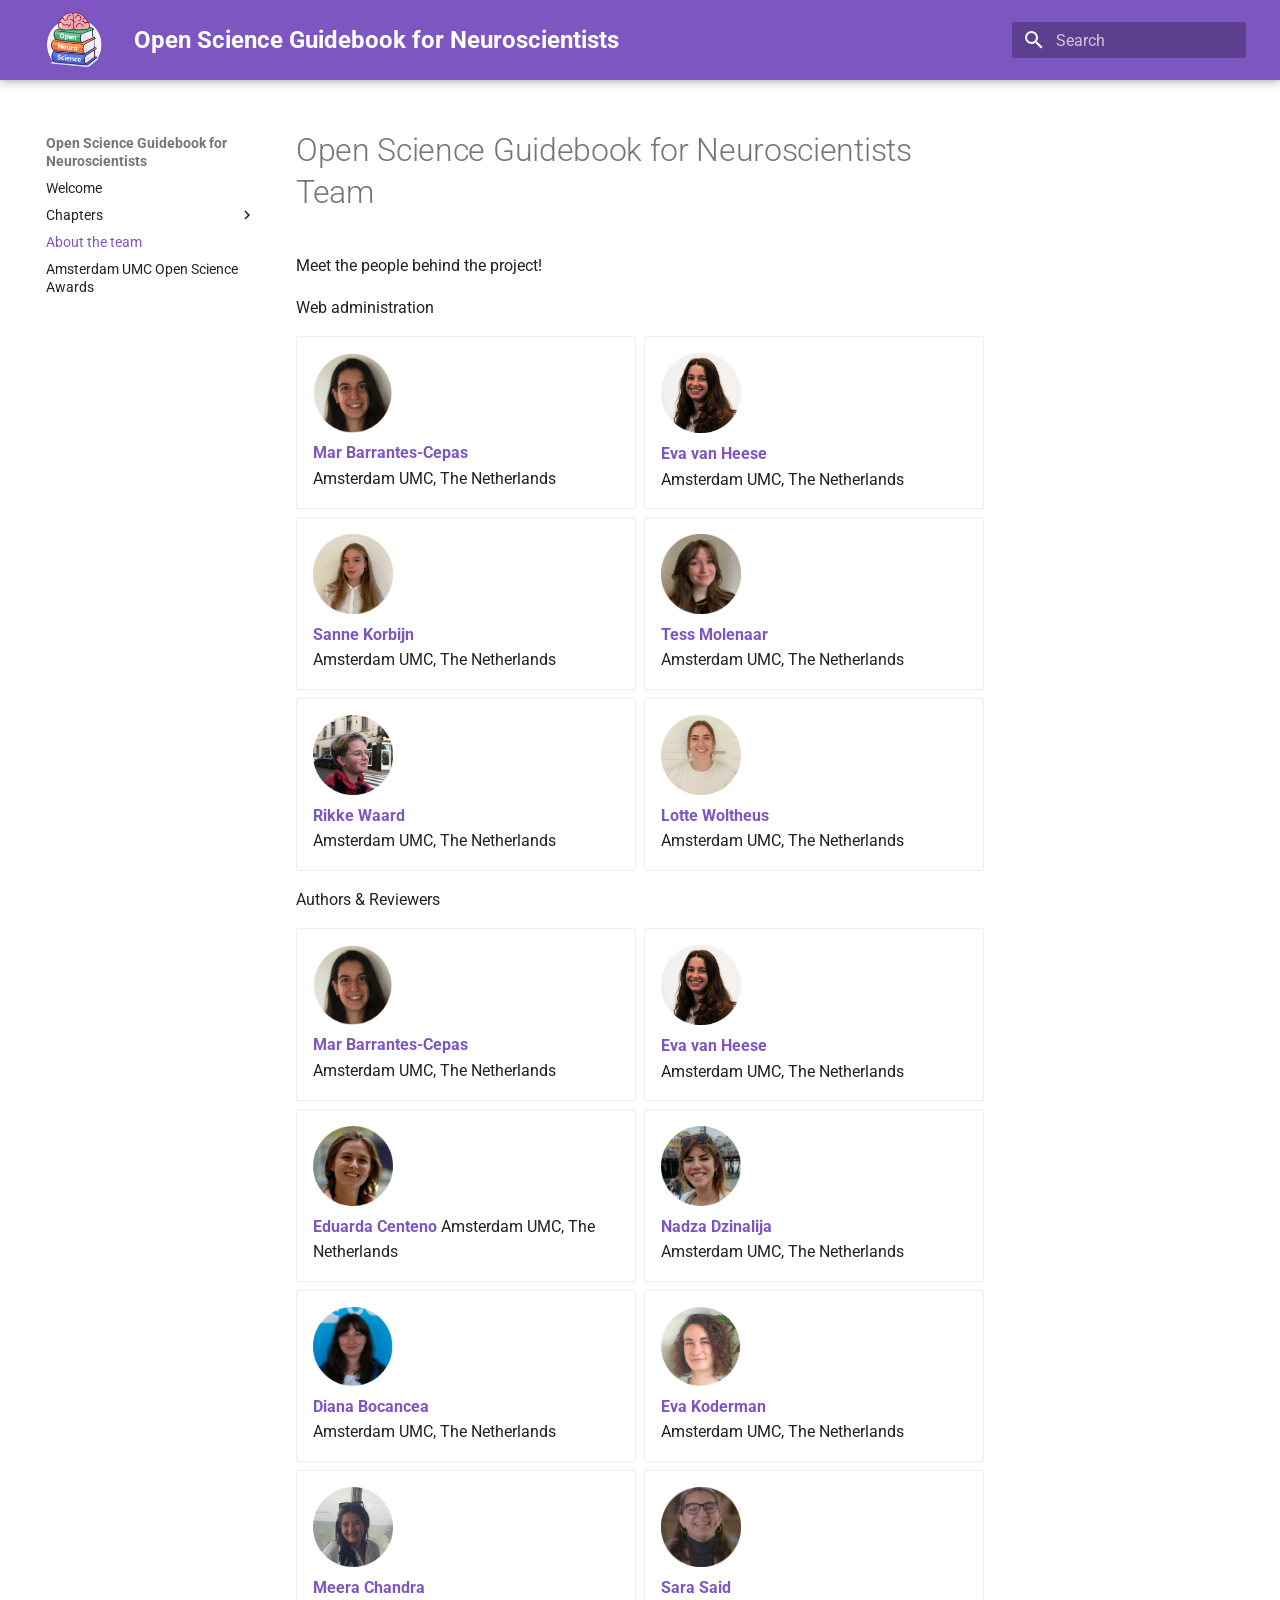
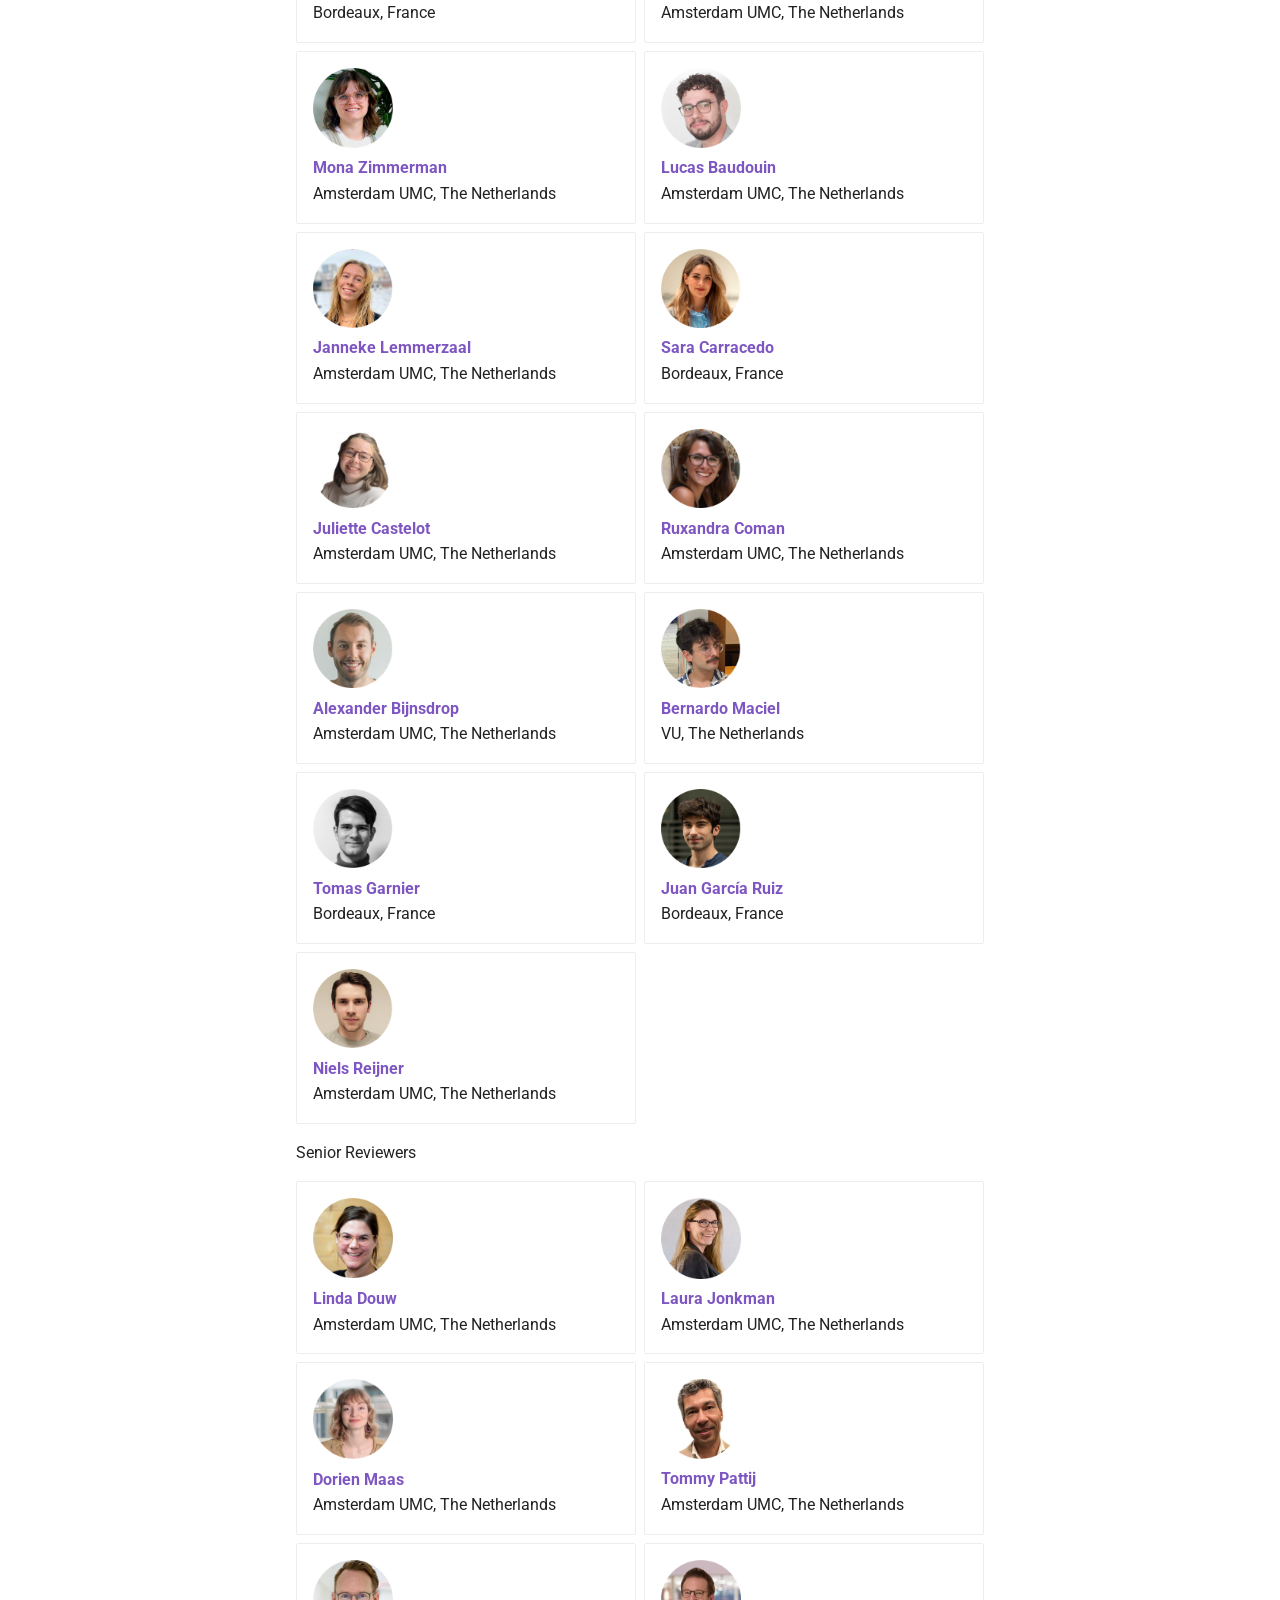
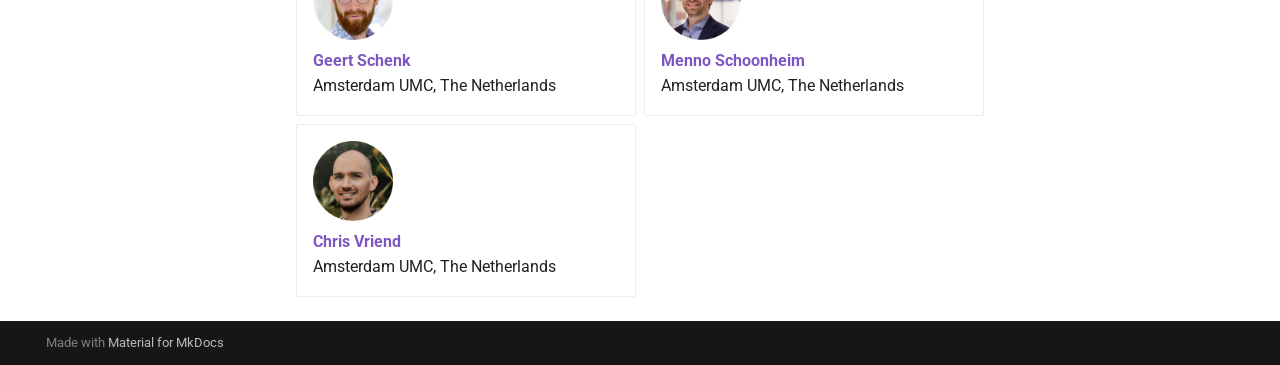
<file: working_group/core_team/index.html>
<!doctype html>
<html lang="en" class="no-js">
  <head>
    
      <meta charset="utf-8">
      <meta name="viewport" content="width=device-width,initial-scale=1">
      
      
      
      
        <link rel="prev" href="../../tabs/8-recognition_reward/">
      
      
        <link rel="next" href="../../awards/aumc_awards/">
      
      
        
      
      
      <link rel="icon" href="../../assets/logos/logo_OS_Guidebook.png">
      <meta name="generator" content="mkdocs-1.6.1, mkdocs-material-9.7.6">
    
    
      
        <title>About the team - Open Science Guidebook for Neuroscientists</title>
      
    
    
      <link rel="stylesheet" href="../../assets/stylesheets/main.484c7ddc.min.css">
      
        
        <link rel="stylesheet" href="../../assets/stylesheets/palette.ab4e12ef.min.css">
      
      


    
    
      
    
    
      
        
        
        <link rel="preconnect" href="https://fonts.gstatic.com" crossorigin>
        <link rel="stylesheet" href="https://fonts.googleapis.com/css?family=Roboto:300,300i,400,400i,700,700i%7CRoboto+Mono:400,400i,700,700i&display=fallback">
        <style>:root{--md-text-font:"Roboto";--md-code-font:"Roboto Mono"}</style>
      
    
    
      <link rel="stylesheet" href="../../stylesheets/extra.css">
    
    <script>__md_scope=new URL("../..",location),__md_hash=e=>[...e].reduce(((e,_)=>(e<<5)-e+_.charCodeAt(0)),0),__md_get=(e,_=localStorage,t=__md_scope)=>JSON.parse(_.getItem(t.pathname+"."+e)),__md_set=(e,_,t=localStorage,a=__md_scope)=>{try{t.setItem(a.pathname+"."+e,JSON.stringify(_))}catch(e){}}</script>
    
      

    
    
  </head>
  
  
    
    
    
    
    
    <body dir="ltr" data-md-color-scheme="default" data-md-color-primary="deep-purple" data-md-color-accent="indigo">
  
    
    <input class="md-toggle" data-md-toggle="drawer" type="checkbox" id="__drawer" autocomplete="off">
    <input class="md-toggle" data-md-toggle="search" type="checkbox" id="__search" autocomplete="off">
    <label class="md-overlay" for="__drawer"></label>
    <div data-md-component="skip">
      
        
        <a href="#open-science-guidebook-for-neuroscientists-team" class="md-skip">
          Skip to content
        </a>
      
    </div>
    <div data-md-component="announce">
      
    </div>
    
    
      

  

<header class="md-header md-header--shadow" data-md-component="header">
  <nav class="md-header__inner md-grid" aria-label="Header">
    <a href="../.." title="Open Science Guidebook for Neuroscientists" class="md-header__button md-logo" aria-label="Open Science Guidebook for Neuroscientists" data-md-component="logo">
      
  <img src="../../assets/logos/logo_OS_Guidebook.png" alt="logo">

    </a>
    <label class="md-header__button md-icon" for="__drawer">
      
      <svg xmlns="http://www.w3.org/2000/svg" viewBox="0 0 24 24"><path d="M3 6h18v2H3zm0 5h18v2H3zm0 5h18v2H3z"/></svg>
    </label>
    <div class="md-header__title" data-md-component="header-title">
      <div class="md-header__ellipsis">
        <div class="md-header__topic">
          <span class="md-ellipsis">
            Open Science Guidebook for Neuroscientists
          </span>
        </div>
        <div class="md-header__topic" data-md-component="header-topic">
          <span class="md-ellipsis">
            
              About the team
            
          </span>
        </div>
      </div>
    </div>
    
      
    
    
    
    
      
      
        <label class="md-header__button md-icon" for="__search">
          
          <svg xmlns="http://www.w3.org/2000/svg" viewBox="0 0 24 24"><path d="M9.5 3A6.5 6.5 0 0 1 16 9.5c0 1.61-.59 3.09-1.56 4.23l.27.27h.79l5 5-1.5 1.5-5-5v-.79l-.27-.27A6.52 6.52 0 0 1 9.5 16 6.5 6.5 0 0 1 3 9.5 6.5 6.5 0 0 1 9.5 3m0 2C7 5 5 7 5 9.5S7 14 9.5 14 14 12 14 9.5 12 5 9.5 5"/></svg>
        </label>
        <div class="md-search" data-md-component="search" role="dialog">
  <label class="md-search__overlay" for="__search"></label>
  <div class="md-search__inner" role="search">
    <form class="md-search__form" name="search">
      <input type="text" class="md-search__input" name="query" aria-label="Search" placeholder="Search" autocapitalize="off" autocorrect="off" autocomplete="off" spellcheck="false" data-md-component="search-query" required>
      <label class="md-search__icon md-icon" for="__search">
        
        <svg xmlns="http://www.w3.org/2000/svg" viewBox="0 0 24 24"><path d="M9.5 3A6.5 6.5 0 0 1 16 9.5c0 1.61-.59 3.09-1.56 4.23l.27.27h.79l5 5-1.5 1.5-5-5v-.79l-.27-.27A6.52 6.52 0 0 1 9.5 16 6.5 6.5 0 0 1 3 9.5 6.5 6.5 0 0 1 9.5 3m0 2C7 5 5 7 5 9.5S7 14 9.5 14 14 12 14 9.5 12 5 9.5 5"/></svg>
        
        <svg xmlns="http://www.w3.org/2000/svg" viewBox="0 0 24 24"><path d="M20 11v2H8l5.5 5.5-1.42 1.42L4.16 12l7.92-7.92L13.5 5.5 8 11z"/></svg>
      </label>
      <nav class="md-search__options" aria-label="Search">
        
        <button type="reset" class="md-search__icon md-icon" title="Clear" aria-label="Clear" tabindex="-1">
          
          <svg xmlns="http://www.w3.org/2000/svg" viewBox="0 0 24 24"><path d="M19 6.41 17.59 5 12 10.59 6.41 5 5 6.41 10.59 12 5 17.59 6.41 19 12 13.41 17.59 19 19 17.59 13.41 12z"/></svg>
        </button>
      </nav>
      
    </form>
    <div class="md-search__output">
      <div class="md-search__scrollwrap" tabindex="0" data-md-scrollfix>
        <div class="md-search-result" data-md-component="search-result">
          <div class="md-search-result__meta">
            Initializing search
          </div>
          <ol class="md-search-result__list" role="presentation"></ol>
        </div>
      </div>
    </div>
  </div>
</div>
      
    
    
  </nav>
  
</header>
    
    <div class="md-container" data-md-component="container">
      
      
        
          
        
      
      <main class="md-main" data-md-component="main">
        <div class="md-main__inner md-grid">
          
            
              
              <div class="md-sidebar md-sidebar--primary" data-md-component="sidebar" data-md-type="navigation" >
                <div class="md-sidebar__scrollwrap">
                  <div class="md-sidebar__inner">
                    



<nav class="md-nav md-nav--primary" aria-label="Navigation" data-md-level="0">
  <label class="md-nav__title" for="__drawer">
    <a href="../.." title="Open Science Guidebook for Neuroscientists" class="md-nav__button md-logo" aria-label="Open Science Guidebook for Neuroscientists" data-md-component="logo">
      
  <img src="../../assets/logos/logo_OS_Guidebook.png" alt="logo">

    </a>
    Open Science Guidebook for Neuroscientists
  </label>
  
  <ul class="md-nav__list" data-md-scrollfix>
    
      
      
  
  
  
  
    <li class="md-nav__item">
      <a href="../.." class="md-nav__link">
        
  
  
  <span class="md-ellipsis">
    
  
    Welcome
  

    
  </span>
  
  

      </a>
    </li>
  

    
      
      
  
  
  
  
    
    
    
    
    
    <li class="md-nav__item md-nav__item--nested">
      
        
        
        <input class="md-nav__toggle md-toggle " type="checkbox" id="__nav_2" >
        
          
          <label class="md-nav__link" for="__nav_2" id="__nav_2_label" tabindex="0">
            
  
  
  <span class="md-ellipsis">
    
  
    Chapters
  

    
  </span>
  
  

            <span class="md-nav__icon md-icon"></span>
          </label>
        
        <nav class="md-nav" data-md-level="1" aria-labelledby="__nav_2_label" aria-expanded="false">
          <label class="md-nav__title" for="__nav_2">
            <span class="md-nav__icon md-icon"></span>
            
  
    Chapters
  

          </label>
          <ul class="md-nav__list" data-md-scrollfix>
            
              
                
  
  
  
  
    <li class="md-nav__item">
      <a href="../../tabs/1-introduction/" class="md-nav__link">
        
  
  
  <span class="md-ellipsis">
    
  
    1. Introduction
  

    
  </span>
  
  

      </a>
    </li>
  

              
            
              
                
  
  
  
  
    <li class="md-nav__item">
      <a href="../../tabs/2-preregistration_protocols/" class="md-nav__link">
        
  
  
  <span class="md-ellipsis">
    
  
    2. Preregistration & Protocols
  

    
  </span>
  
  

      </a>
    </li>
  

              
            
              
                
  
  
  
  
    <li class="md-nav__item">
      <a href="../../tabs/3-data_organisation/" class="md-nav__link">
        
  
  
  <span class="md-ellipsis">
    
  
    3. Data Organisation
  

    
  </span>
  
  

      </a>
    </li>
  

              
            
              
                
  
  
  
  
    <li class="md-nav__item">
      <a href="../../tabs/4-open_software_tools/" class="md-nav__link">
        
  
  
  <span class="md-ellipsis">
    
  
    4. Open Software & Tools
  

    
  </span>
  
  

      </a>
    </li>
  

              
            
              
                
  
  
  
  
    <li class="md-nav__item">
      <a href="../../tabs/5-publishing_preprints/" class="md-nav__link">
        
  
  
  <span class="md-ellipsis">
    
  
    5. Publishing & Preprints
  

    
  </span>
  
  

      </a>
    </li>
  

              
            
              
                
  
  
  
  
    <li class="md-nav__item">
      <a href="../../tabs/6-communication/" class="md-nav__link">
        
  
  
  <span class="md-ellipsis">
    
  
    6. Science Communication
  

    
  </span>
  
  

      </a>
    </li>
  

              
            
              
                
  
  
  
  
    <li class="md-nav__item">
      <a href="../../tabs/7-create_open_science_working_group/" class="md-nav__link">
        
  
  
  <span class="md-ellipsis">
    
  
    7. Set up Your Own Working Group
  

    
  </span>
  
  

      </a>
    </li>
  

              
            
              
                
  
  
  
  
    <li class="md-nav__item">
      <a href="../../tabs/8-recognition_reward/" class="md-nav__link">
        
  
  
  <span class="md-ellipsis">
    
  
    8. Recognition & Reward
  

    
  </span>
  
  

      </a>
    </li>
  

              
            
          </ul>
        </nav>
      
    </li>
  

    
      
      
  
  
    
  
  
  
    <li class="md-nav__item md-nav__item--active">
      
      <input class="md-nav__toggle md-toggle" type="checkbox" id="__toc">
      
      
        
      
      
      <a href="./" class="md-nav__link md-nav__link--active">
        
  
  
  <span class="md-ellipsis">
    
  
    About the team
  

    
  </span>
  
  

      </a>
      
    </li>
  

    
      
      
  
  
  
  
    <li class="md-nav__item">
      <a href="../../awards/aumc_awards/" class="md-nav__link">
        
  
  
  <span class="md-ellipsis">
    
  
    Amsterdam UMC Open Science Awards
  

    
  </span>
  
  

      </a>
    </li>
  

    
  </ul>
</nav>
                  </div>
                </div>
              </div>
            
            
              
              <div class="md-sidebar md-sidebar--secondary" data-md-component="sidebar" data-md-type="toc" >
                <div class="md-sidebar__scrollwrap">
                  <div class="md-sidebar__inner">
                    

<nav class="md-nav md-nav--secondary" aria-label="Table of contents">
  
  
  
    
  
  
</nav>
                  </div>
                </div>
              </div>
            
          
          
            <div class="md-content" data-md-component="content">
              
              <article class="md-content__inner md-typeset">
                
                  



<h1 id="open-science-guidebook-for-neuroscientists-team">Open Science Guidebook for Neuroscientists Team</h1>
<p>Meet the people behind the project!</p>
<p>Web administration </p>
<div class="grid cards">
<ul>
<li><img alt="Mar" src="../../assets/profile_pictures/mar.png" width="80" /> <strong><a href="https://pure.amsterdamumc.nl/en/persons/mar-barrantes-cepas/"><br>Mar Barrantes-Cepas</a></strong><br />
  Amsterdam UMC, The Netherlands</li>
<li><img alt="Eva" src="../../assets/profile_pictures/evah.png" width="80" /> <strong><a href="https://pure.amsterdamumc.nl/en/persons/eva-van-heese"><br>Eva van Heese</a></strong><br />
  Amsterdam UMC, The Netherlands</li>
<li><img alt="Sanne" src="../../assets/profile_pictures/sanne.png" width="80" /> <strong><a href=""><br>Sanne Korbijn</a></strong><br />
  Amsterdam UMC, The Netherlands</li>
<li><img alt="Tess" src="../../assets/profile_pictures/tess.png" width="80" /> <strong><a href=""><br>Tess Molenaar</a></strong><br />
  Amsterdam UMC, The Netherlands</li>
<li><img alt="Rikke" src="../../assets/profile_pictures/rikke.png" width="80" /> <strong><a href=""><br>Rikke Waard</a></strong><br />
  Amsterdam UMC, The Netherlands</li>
<li><img alt="Lotte" src="../../assets/profile_pictures/lotte.png" width="80" /> <strong><a href=""><br>Lotte Woltheus</a></strong><br />
  Amsterdam UMC, The Netherlands</li>
</ul>
</div>
<p>Authors &amp; Reviewers</p>
<div class="grid cards">
<ul>
<li><img alt="Mar" src="../../assets/profile_pictures/mar.png" width="80" /> <strong><a href="https://pure.amsterdamumc.nl/en/persons/mar-barrantes-cepas/"><br>Mar Barrantes-Cepas</a></strong><br />
  Amsterdam UMC, The Netherlands</li>
<li><img alt="Eva" src="../../assets/profile_pictures/evah.png" width="80" /> <strong><a href="https://pure.amsterdamumc.nl/en/persons/eva-van-heese"><br>Eva van Heese</a></strong><br />
  Amsterdam UMC, The Netherlands</li>
<li><img alt="eduarda" src="../../assets/profile_pictures/eduarda.png" width="80" /> <strong><a href=""><br>Eduarda Centeno</a></strong> 
  Amsterdam UMC, The Netherlands</li>
<li><img alt="Nadza" src="../../assets/profile_pictures/nadza.png" width="80" /> <strong><a href=""><br>Nadza Dzinalija</a></strong><br />
  Amsterdam UMC, The Netherlands</li>
<li><img alt="Diana" src="../../assets/profile_pictures/diana.png" width="80" /> <strong><a href=""><br>Diana Bocancea</a></strong><br />
  Amsterdam UMC, The Netherlands</li>
<li><img alt="EvaK" src="../../assets/profile_pictures/evak.png" width="80" /> <strong><a href=""><br>Eva Koderman</a></strong><br />
  Amsterdam UMC, The Netherlands</li>
<li><img alt="Meera" src="../../assets/profile_pictures/meera.png" width="80" /> <strong><a href=""><br>Meera Chandra</a></strong><br />
  Bordeaux, France</li>
<li><img alt="Sara" src="../../assets/profile_pictures/saras.png" width="80" /> <strong><a href=""><br>Sara Said</a></strong><br />
  Amsterdam UMC, The Netherlands</li>
<li><img alt="Mona" src="../../assets/profile_pictures/mona.png" width="80" /> <strong><a href=""><br>Mona Zimmerman</a></strong><br />
  Amsterdam UMC, The Netherlands</li>
<li><img alt="Lucas" src="../../assets/profile_pictures/lucas.png" width="80" /> <strong><a href=""><br>Lucas Baudouin</a></strong><br />
  Amsterdam UMC, The Netherlands</li>
<li><img alt="Janneke" src="../../assets/profile_pictures/janneke.png" width="80" /> <strong><a href=""><br>Janneke Lemmerzaal</a></strong><br />
  Amsterdam UMC, The Netherlands</li>
<li><img alt="Sara" src="../../assets/profile_pictures/sara.png" width="80" /> <strong><a href=""><br>Sara Carracedo</a></strong><br />
  Bordeaux, France</li>
<li><img alt="Juliette" src="../../assets/profile_pictures/juliette.png" width="80" /> <strong><a href=""><br>Juliette Castelot</a></strong><br />
  Amsterdam UMC, The Netherlands</li>
<li><img alt="Ruxandra" src="../../assets/profile_pictures/ruxandra.png" width="80" /> <strong><a href=""><br>Ruxandra Coman</a></strong><br />
  Amsterdam UMC, The Netherlands</li>
<li><img alt="Alexander" src="../../assets/profile_pictures/alexander.png" width="80" /> <strong><a href=""><br>Alexander Bijnsdrop</a></strong><br />
  Amsterdam UMC, The Netherlands</li>
<li><img alt="Bernardo" src="../../assets/profile_pictures/bernardo.png" width="80" /> <strong><a href=""><br>Bernardo Maciel</a></strong><br />
  VU, The Netherlands</li>
<li><img alt="Tomas" src="../../assets/profile_pictures/tomas.png" width="80" /> <strong><a href=""><br>Tomas Garnier</a></strong><br />
  Bordeaux, France</li>
<li><img alt="Juan" src="../../assets/profile_pictures/juan.png" width="80" /> <strong><a href=""><br>Juan García Ruiz</a></strong><br />
  Bordeaux, France</li>
<li><img alt="Niels" src="../../assets/profile_pictures/niels.png" width="80" /> <strong><a href=""><br>Niels Reijner</a></strong><br />
  Amsterdam UMC, The Netherlands</li>
</ul>
</div>
<p>Senior Reviewers</p>
<div class="grid cards">
<ul>
<li><img alt="Linda" src="../../assets/profile_pictures/linda.png" width="80" /> <strong><a href=""><br>Linda Douw</a></strong><br />
  Amsterdam UMC, The Netherlands</li>
<li><img alt="laura" src="../../assets/profile_pictures/laura.png" width="80" /> <strong><a href=""><br>Laura Jonkman</a></strong><br />
  Amsterdam UMC, The Netherlands</li>
<li><img alt="Dorien" src="../../assets/profile_pictures/dorien.png" width="80" /> <strong><a href=""><br>Dorien Maas</a></strong><br />
  Amsterdam UMC, The Netherlands</li>
<li><img alt="tommy" src="../../assets/profile_pictures/tommy.png" width="80" /> <strong><a href=""><br>Tommy Pattij</a></strong><br />
  Amsterdam UMC, The Netherlands</li>
<li><img alt="Geert" src="../../assets/profile_pictures/geert.png" width="80" /> <strong><a href=""><br>Geert Schenk</a></strong><br />
  Amsterdam UMC, The Netherlands</li>
<li><img alt="Menno" src="../../assets/profile_pictures/menno.png" width="80" /> <strong><a href=""><br>Menno Schoonheim</a></strong><br />
  Amsterdam UMC, The Netherlands</li>
<li><img alt="Chris" src="../../assets/profile_pictures/chris.png" width="80" /> <strong><a href=""><br>Chris Vriend</a></strong><br />
  Amsterdam UMC, The Netherlands</li>
</ul>
</div>












                
              </article>
            </div>
          
          
<script>var target=document.getElementById(location.hash.slice(1));target&&target.name&&(target.checked=target.name.startsWith("__tabbed_"))</script>
        </div>
        
      </main>
      
        <footer class="md-footer">
  
  <div class="md-footer-meta md-typeset">
    <div class="md-footer-meta__inner md-grid">
      <div class="md-copyright">
  
  
    Made with
    <a href="https://squidfunk.github.io/mkdocs-material/" target="_blank" rel="noopener">
      Material for MkDocs
    </a>
  
</div>
      
    </div>
  </div>
</footer>
      
    </div>
    <div class="md-dialog" data-md-component="dialog">
      <div class="md-dialog__inner md-typeset"></div>
    </div>
    
    
    
      
      
      <script id="__config" type="application/json">{"annotate": null, "base": "../..", "features": [], "search": "../../assets/javascripts/workers/search.2c215733.min.js", "tags": null, "translations": {"clipboard.copied": "Copied to clipboard", "clipboard.copy": "Copy to clipboard", "search.result.more.one": "1 more on this page", "search.result.more.other": "# more on this page", "search.result.none": "No matching documents", "search.result.one": "1 matching document", "search.result.other": "# matching documents", "search.result.placeholder": "Type to start searching", "search.result.term.missing": "Missing", "select.version": "Select version"}, "version": null}</script>
    
    
      <script src="../../assets/javascripts/bundle.79ae519e.min.js"></script>
      
    
  </body>
</html>
</file>
<file: stylesheets/extra.css>
.md-header__button.md-logo img,
.md-header__button.md-logo svg {
  height: 56px !important;
  width: auto !important;
}

/* Header title size */
.md-header__title {
  font-size: 1.2rem;
  font-weight: 700;
}
</file>
<file: assets/stylesheets/main.484c7ddc.min.css>
@charset "UTF-8";html{-webkit-text-size-adjust:none;-moz-text-size-adjust:none;text-size-adjust:none;box-sizing:border-box}*,:after,:before{box-sizing:inherit}@media (prefers-reduced-motion){*,:after,:before{transition:none!important}}body{margin:0}a,button,input,label{-webkit-tap-highlight-color:transparent}a{color:inherit;text-decoration:none}hr{border:0;box-sizing:initial;display:block;height:.05rem;overflow:visible;padding:0}small{font-size:80%}sub,sup{line-height:1em}img{border-style:none}table{border-collapse:initial;border-spacing:0}td,th{font-weight:400;vertical-align:top}button{background:#0000;border:0;font-family:inherit;font-size:inherit;margin:0;padding:0}input{border:0;outline:none}:root{--md-primary-fg-color:#4051b5;--md-primary-fg-color--light:#5d6cc0;--md-primary-fg-color--dark:#303fa1;--md-primary-bg-color:#fff;--md-primary-bg-color--light:#ffffffb3;--md-accent-fg-color:#526cfe;--md-accent-fg-color--transparent:#526cfe1a;--md-accent-bg-color:#fff;--md-accent-bg-color--light:#ffffffb3}[data-md-color-scheme=default]{color-scheme:light}[data-md-color-scheme=default] img[src$="#gh-dark-mode-only"],[data-md-color-scheme=default] img[src$="#only-dark"]{display:none}:root,[data-md-color-scheme=default]{--md-hue:225deg;--md-default-fg-color:#000000de;--md-default-fg-color--light:#0000008a;--md-default-fg-color--lighter:#00000052;--md-default-fg-color--lightest:#00000012;--md-default-bg-color:#fff;--md-default-bg-color--light:#ffffffb3;--md-default-bg-color--lighter:#ffffff4d;--md-default-bg-color--lightest:#ffffff1f;--md-code-fg-color:#36464e;--md-code-bg-color:#f5f5f5;--md-code-bg-color--light:#f5f5f5b3;--md-code-bg-color--lighter:#f5f5f54d;--md-code-hl-color:#4287ff;--md-code-hl-color--light:#4287ff1a;--md-code-hl-number-color:#d52a2a;--md-code-hl-special-color:#db1457;--md-code-hl-function-color:#a846b9;--md-code-hl-constant-color:#6e59d9;--md-code-hl-keyword-color:#3f6ec6;--md-code-hl-string-color:#1c7d4d;--md-code-hl-name-color:var(--md-code-fg-color);--md-code-hl-operator-color:var(--md-default-fg-color--light);--md-code-hl-punctuation-color:var(--md-default-fg-color--light);--md-code-hl-comment-color:var(--md-default-fg-color--light);--md-code-hl-generic-color:var(--md-default-fg-color--light);--md-code-hl-variable-color:var(--md-default-fg-color--light);--md-typeset-color:var(--md-default-fg-color);--md-typeset-a-color:var(--md-primary-fg-color);--md-typeset-del-color:#f5503d26;--md-typeset-ins-color:#0bd57026;--md-typeset-kbd-color:#fafafa;--md-typeset-kbd-accent-color:#fff;--md-typeset-kbd-border-color:#b8b8b8;--md-typeset-mark-color:#ffff0080;--md-typeset-table-color:#0000001f;--md-typeset-table-color--light:rgba(0,0,0,.035);--md-admonition-fg-color:var(--md-default-fg-color);--md-admonition-bg-color:var(--md-default-bg-color);--md-warning-fg-color:#000000de;--md-warning-bg-color:#ff9;--md-footer-fg-color:#fff;--md-footer-fg-color--light:#ffffffb3;--md-footer-fg-color--lighter:#ffffff73;--md-footer-bg-color:#000000de;--md-footer-bg-color--dark:#00000052;--md-shadow-z1:0 0.2rem 0.5rem #0000000d,0 0 0.05rem #0000001a;--md-shadow-z2:0 0.2rem 0.5rem #0000001a,0 0 0.05rem #00000040;--md-shadow-z3:0 0.2rem 0.5rem #0003,0 0 0.05rem #00000059}.md-icon svg{fill:currentcolor;display:block;height:1.2rem;width:1.2rem}body{-webkit-font-smoothing:antialiased;-moz-osx-font-smoothing:grayscale;--md-text-font-family:var(--md-text-font,_),-apple-system,BlinkMacSystemFont,Helvetica,Arial,sans-serif;--md-code-font-family:var(--md-code-font,_),SFMono-Regular,Consolas,Menlo,monospace}aside,body,input{font-feature-settings:"kern","liga";color:var(--md-typeset-color);font-family:var(--md-text-font-family)}code,kbd,pre{font-feature-settings:"kern";font-family:var(--md-code-font-family)}:root{--md-typeset-table-sort-icon:url('data:image/svg+xml;charset=utf-8,<svg xmlns="http://www.w3.org/2000/svg" viewBox="0 0 24 24"><path d="m18 21-4-4h3V7h-3l4-4 4 4h-3v10h3M2 19v-2h10v2M2 13v-2h7v2M2 7V5h4v2z"/></svg>');--md-typeset-table-sort-icon--asc:url('data:image/svg+xml;charset=utf-8,<svg xmlns="http://www.w3.org/2000/svg" viewBox="0 0 24 24"><path d="M19 17h3l-4 4-4-4h3V3h2M2 17h10v2H2M6 5v2H2V5m0 6h7v2H2z"/></svg>');--md-typeset-table-sort-icon--desc:url('data:image/svg+xml;charset=utf-8,<svg xmlns="http://www.w3.org/2000/svg" viewBox="0 0 24 24"><path d="M19 7h3l-4-4-4 4h3v14h2M2 17h10v2H2M6 5v2H2V5m0 6h7v2H2z"/></svg>')}.md-typeset{-webkit-print-color-adjust:exact;color-adjust:exact;font-size:.8rem;line-height:1.6;overflow-wrap:break-word}@media print{.md-typeset{font-size:.68rem}}.md-typeset blockquote,.md-typeset dl,.md-typeset figure,.md-typeset ol,.md-typeset pre,.md-typeset ul{margin-bottom:1em;margin-top:1em}.md-typeset h1{color:var(--md-default-fg-color--light);font-size:2em;line-height:1.3;margin:0 0 1.25em}.md-typeset h1,.md-typeset h2{font-weight:300;letter-spacing:-.01em}.md-typeset h2{font-size:1.5625em;line-height:1.4;margin:1.6em 0 .64em}.md-typeset h3{font-size:1.25em;font-weight:400;letter-spacing:-.01em;line-height:1.5;margin:1.6em 0 .8em}.md-typeset h2+h3{margin-top:.8em}.md-typeset h4{font-weight:700;letter-spacing:-.01em;margin:1em 0}.md-typeset h5,.md-typeset h6{color:var(--md-default-fg-color--light);font-size:.8em;font-weight:700;letter-spacing:-.01em;margin:1.25em 0}.md-typeset h5{text-transform:uppercase}.md-typeset h5 code{text-transform:none}.md-typeset hr{border-bottom:.05rem solid var(--md-default-fg-color--lightest);display:flow-root;margin:1.5em 0}.md-typeset a{color:var(--md-typeset-a-color);word-break:break-word}.md-typeset a,.md-typeset a:before{transition:color 125ms}.md-typeset a:focus,.md-typeset a:hover{color:var(--md-accent-fg-color)}.md-typeset a:focus code,.md-typeset a:hover code{background-color:var(--md-accent-fg-color--transparent);color:var(--md-accent-fg-color)}.md-typeset a code{color:var(--md-typeset-a-color)}.md-typeset a.focus-visible{outline-color:var(--md-accent-fg-color);outline-offset:.2rem}.md-typeset code,.md-typeset kbd,.md-typeset pre{color:var(--md-code-fg-color);direction:ltr;font-variant-ligatures:none;transition:background-color 125ms}@media print{.md-typeset code,.md-typeset kbd,.md-typeset pre{white-space:pre-wrap}}.md-typeset code{background-color:var(--md-code-bg-color);border-radius:.1rem;-webkit-box-decoration-break:clone;box-decoration-break:clone;font-size:.85em;padding:0 .2941176471em;transition:color 125ms,background-color 125ms;word-break:break-word}.md-typeset code:not(.focus-visible){-webkit-tap-highlight-color:transparent;outline:none}.md-typeset pre{display:flow-root;line-height:1.4;position:relative}.md-typeset pre>code{-webkit-box-decoration-break:slice;box-decoration-break:slice;box-shadow:none;display:block;margin:0;outline-color:var(--md-accent-fg-color);overflow:auto;padding:.7720588235em 1.1764705882em;scrollbar-color:var(--md-default-fg-color--lighter) #0000;scrollbar-width:thin;touch-action:auto;word-break:normal}.md-typeset pre>code:hover{scrollbar-color:var(--md-accent-fg-color) #0000}.md-typeset pre>code::-webkit-scrollbar{height:.2rem;width:.2rem}.md-typeset pre>code::-webkit-scrollbar-thumb{background-color:var(--md-default-fg-color--lighter)}.md-typeset pre>code::-webkit-scrollbar-thumb:hover{background-color:var(--md-accent-fg-color)}.md-typeset kbd{background-color:var(--md-typeset-kbd-color);border-radius:.1rem;box-shadow:0 .1rem 0 .05rem var(--md-typeset-kbd-border-color),0 .1rem 0 var(--md-typeset-kbd-border-color),0 -.1rem .2rem var(--md-typeset-kbd-accent-color) inset;color:var(--md-default-fg-color);display:inline-block;font-size:.75em;padding:0 .6666666667em;vertical-align:text-top;word-break:break-word}.md-typeset mark{background-color:var(--md-typeset-mark-color);-webkit-box-decoration-break:clone;box-decoration-break:clone;color:inherit;word-break:break-word}.md-typeset abbr{cursor:help;text-decoration:none}.md-typeset [data-preview],.md-typeset abbr{border-bottom:.05rem dotted var(--md-default-fg-color--light)}.md-typeset small{opacity:.75}[dir=ltr] .md-typeset sub,[dir=ltr] .md-typeset sup{margin-left:.078125em}[dir=rtl] .md-typeset sub,[dir=rtl] .md-typeset sup{margin-right:.078125em}[dir=ltr] .md-typeset blockquote{padding-left:.6rem}[dir=rtl] .md-typeset blockquote{padding-right:.6rem}[dir=ltr] .md-typeset blockquote{border-left:.2rem solid var(--md-default-fg-color--lighter)}[dir=rtl] .md-typeset blockquote{border-right:.2rem solid var(--md-default-fg-color--lighter)}.md-typeset blockquote{color:var(--md-default-fg-color--light);margin-left:0;margin-right:0}.md-typeset ul{list-style-type:disc}.md-typeset ul[type]{list-style-type:revert-layer}[dir=ltr] .md-typeset ol,[dir=ltr] .md-typeset ul{margin-left:.625em}[dir=rtl] .md-typeset ol,[dir=rtl] .md-typeset ul{margin-right:.625em}.md-typeset ol,.md-typeset ul{padding:0}.md-typeset ol:not([hidden]),.md-typeset ul:not([hidden]){display:flow-root}.md-typeset ol ol,.md-typeset ul ol{list-style-type:lower-alpha}.md-typeset ol ol ol,.md-typeset ul ol ol{list-style-type:lower-roman}.md-typeset ol ol ol ol,.md-typeset ul ol ol ol{list-style-type:upper-alpha}.md-typeset ol ol ol ol ol,.md-typeset ul ol ol ol ol{list-style-type:upper-roman}.md-typeset ol[type],.md-typeset ul[type]{list-style-type:revert-layer}[dir=ltr] .md-typeset ol li,[dir=ltr] .md-typeset ul li{margin-left:1.25em}[dir=rtl] .md-typeset ol li,[dir=rtl] .md-typeset ul li{margin-right:1.25em}.md-typeset ol li,.md-typeset ul li{margin-bottom:.5em}.md-typeset ol li blockquote,.md-typeset ol li p,.md-typeset ul li blockquote,.md-typeset ul li p{margin:.5em 0}.md-typeset ol li:last-child,.md-typeset ul li:last-child{margin-bottom:0}[dir=ltr] .md-typeset ol li ol,[dir=ltr] .md-typeset ol li ul,[dir=ltr] .md-typeset ul li ol,[dir=ltr] .md-typeset ul li ul{margin-left:.625em}[dir=rtl] .md-typeset ol li ol,[dir=rtl] .md-typeset ol li ul,[dir=rtl] .md-typeset ul li ol,[dir=rtl] .md-typeset ul li ul{margin-right:.625em}.md-typeset ol li ol,.md-typeset ol li ul,.md-typeset ul li ol,.md-typeset ul li ul{margin-bottom:.5em;margin-top:.5em}[dir=ltr] .md-typeset dd{margin-left:1.875em}[dir=rtl] .md-typeset dd{margin-right:1.875em}.md-typeset dd{margin-bottom:1.5em;margin-top:1em}.md-typeset img,.md-typeset svg,.md-typeset video{height:auto;max-width:100%}.md-typeset img[align=left]{margin:1em 1em 1em 0}.md-typeset img[align=right]{margin:1em 0 1em 1em}.md-typeset img[align]:only-child{margin-top:0}.md-typeset figure{display:flow-root;margin:1em auto;max-width:100%;text-align:center;width:fit-content}.md-typeset figure img{display:block;margin:0 auto}.md-typeset figcaption{font-style:italic;margin:1em auto;max-width:24rem}.md-typeset iframe{max-width:100%}.md-typeset table:not([class]){background-color:var(--md-default-bg-color);border:.05rem solid var(--md-typeset-table-color);border-radius:.1rem;display:inline-block;font-size:.64rem;max-width:100%;overflow:auto;touch-action:auto}@media print{.md-typeset table:not([class]){display:table}}.md-typeset table:not([class])+*{margin-top:1.5em}.md-typeset table:not([class]) td>:first-child,.md-typeset table:not([class]) th>:first-child{margin-top:0}.md-typeset table:not([class]) td>:last-child,.md-typeset table:not([class]) th>:last-child{margin-bottom:0}.md-typeset table:not([class]) td:not([align]),.md-typeset table:not([class]) th:not([align]){text-align:left}[dir=rtl] .md-typeset table:not([class]) td:not([align]),[dir=rtl] .md-typeset table:not([class]) th:not([align]){text-align:right}.md-typeset table:not([class]) th{font-weight:700;min-width:5rem;padding:.9375em 1.25em;vertical-align:top}.md-typeset table:not([class]) td{border-top:.05rem solid var(--md-typeset-table-color);padding:.9375em 1.25em;vertical-align:top}.md-typeset table:not([class]) tbody tr{transition:background-color 125ms}.md-typeset table:not([class]) tbody tr:hover{background-color:var(--md-typeset-table-color--light);box-shadow:0 .05rem 0 var(--md-default-bg-color) inset}.md-typeset table:not([class]) a{word-break:normal}.md-typeset table th[role=columnheader]{cursor:pointer}[dir=ltr] .md-typeset table th[role=columnheader]:after{margin-left:.5em}[dir=rtl] .md-typeset table th[role=columnheader]:after{margin-right:.5em}.md-typeset table th[role=columnheader]:after{content:"";display:inline-block;height:1.2em;-webkit-mask-image:var(--md-typeset-table-sort-icon);mask-image:var(--md-typeset-table-sort-icon);-webkit-mask-repeat:no-repeat;mask-repeat:no-repeat;-webkit-mask-size:contain;mask-size:contain;transition:background-color 125ms;vertical-align:text-bottom;width:1.2em}.md-typeset table th[role=columnheader]:hover:after{background-color:var(--md-default-fg-color--lighter)}.md-typeset table th[role=columnheader][aria-sort=ascending]:after{background-color:var(--md-default-fg-color--light);-webkit-mask-image:var(--md-typeset-table-sort-icon--asc);mask-image:var(--md-typeset-table-sort-icon--asc)}.md-typeset table th[role=columnheader][aria-sort=descending]:after{background-color:var(--md-default-fg-color--light);-webkit-mask-image:var(--md-typeset-table-sort-icon--desc);mask-image:var(--md-typeset-table-sort-icon--desc)}.md-typeset__scrollwrap{margin:1em -.8rem;overflow-x:auto;touch-action:auto}.md-typeset__table{display:inline-block;margin-bottom:.5em;padding:0 .8rem}@media print{.md-typeset__table{display:block}}html .md-typeset__table table{display:table;margin:0;overflow:hidden;width:100%}@media screen and (max-width:44.984375em){.md-content__inner>pre{margin:1em -.8rem}.md-content__inner>pre code{border-radius:0}}.md-typeset .md-author{border-radius:100%;display:block;flex-shrink:0;height:1.6rem;overflow:hidden;position:relative;transition:color 125ms,transform 125ms;width:1.6rem}.md-typeset .md-author img{display:block}.md-typeset .md-author--more{background:var(--md-default-fg-color--lightest);color:var(--md-default-fg-color--lighter);font-size:.6rem;font-weight:700;line-height:1.6rem;text-align:center}.md-typeset .md-author--long{height:2.4rem;width:2.4rem}.md-typeset a.md-author{transform:scale(1)}.md-typeset a.md-author img{border-radius:100%;filter:grayscale(100%) opacity(75%);transition:filter 125ms}.md-typeset a.md-author:focus,.md-typeset a.md-author:hover{transform:scale(1.1);z-index:1}.md-typeset a.md-author:focus img,.md-typeset a.md-author:hover img{filter:grayscale(0)}.md-banner{background-color:var(--md-footer-bg-color);color:var(--md-footer-fg-color);overflow:auto}@media print{.md-banner{display:none}}.md-banner--warning{background-color:var(--md-warning-bg-color);color:var(--md-warning-fg-color)}.md-banner__inner{font-size:.7rem;margin:.6rem auto;padding:0 .8rem}[dir=ltr] .md-banner__button{float:right}[dir=rtl] .md-banner__button{float:left}.md-banner__button{color:inherit;cursor:pointer;transition:opacity .25s}.no-js .md-banner__button{display:none}.md-banner__button:hover{opacity:.7}html{font-size:125%;height:100%;overflow-x:hidden}@media screen and (min-width:100em){html{font-size:137.5%}}@media screen and (min-width:125em){html{font-size:150%}}body{background-color:var(--md-default-bg-color);display:flex;flex-direction:column;font-size:.5rem;min-height:100%;position:relative;width:100%}@media print{body{display:block}}@media screen and (max-width:59.984375em){body[data-md-scrolllock]{position:fixed}}.md-grid{margin-left:auto;margin-right:auto;max-width:61rem}.md-container{display:flex;flex-direction:column;flex-grow:1}@media print{.md-container{display:block}}.md-main{flex-grow:1}.md-main__inner{display:flex;height:100%;margin-top:1.5rem}.md-ellipsis{overflow:hidden;text-overflow:ellipsis}.md-toggle{display:none}.md-option{height:0;opacity:0;position:absolute;width:0}.md-option:checked+label:not([hidden]){display:block}.md-option.focus-visible+label{outline-color:var(--md-accent-fg-color);outline-style:auto}.md-skip{background-color:var(--md-default-fg-color);border-radius:.1rem;color:var(--md-default-bg-color);font-size:.64rem;margin:.5rem;opacity:0;outline-color:var(--md-accent-fg-color);padding:.3rem .5rem;position:fixed;transform:translateY(.4rem);z-index:-1}.md-skip:focus{opacity:1;transform:translateY(0);transition:transform .25s cubic-bezier(.4,0,.2,1),opacity 175ms 75ms;z-index:10}@page{margin:25mm}:root{--md-clipboard-icon:url('data:image/svg+xml;charset=utf-8,<svg xmlns="http://www.w3.org/2000/svg" viewBox="0 0 24 24"><path d="M19 21H8V7h11m0-2H8a2 2 0 0 0-2 2v14a2 2 0 0 0 2 2h11a2 2 0 0 0 2-2V7a2 2 0 0 0-2-2m-3-4H4a2 2 0 0 0-2 2v14h2V3h12z"/></svg>')}.md-clipboard{border-radius:.1rem;color:var(--md-default-fg-color--lightest);cursor:pointer;height:1.5em;outline-color:var(--md-accent-fg-color);outline-offset:.1rem;transition:color .25s;width:1.5em;z-index:1}@media print{.md-clipboard{display:none}}.md-clipboard:not(.focus-visible){-webkit-tap-highlight-color:transparent;outline:none}:hover>.md-clipboard{color:var(--md-default-fg-color--light)}.md-clipboard:focus,.md-clipboard:hover{color:var(--md-accent-fg-color)}.md-clipboard:after{background-color:currentcolor;content:"";display:block;height:1.125em;margin:0 auto;-webkit-mask-image:var(--md-clipboard-icon);mask-image:var(--md-clipboard-icon);-webkit-mask-position:center;mask-position:center;-webkit-mask-repeat:no-repeat;mask-repeat:no-repeat;-webkit-mask-size:contain;mask-size:contain;width:1.125em}.md-clipboard--inline{cursor:pointer}.md-clipboard--inline code{transition:color .25s,background-color .25s}.md-clipboard--inline:focus code,.md-clipboard--inline:hover code{background-color:var(--md-accent-fg-color--transparent);color:var(--md-accent-fg-color)}:root{--md-code-select-icon:url('data:image/svg+xml;charset=utf-8,<svg xmlns="http://www.w3.org/2000/svg" viewBox="0 0 24 24"><path d="M19 19h-4v2h4c1.1 0 2-.9 2-2v-4h-2m0-12h-4v2h4v4h2V5c0-1.1-.9-2-2-2M5 5h4V3H5c-1.1 0-2 .9-2 2v4h2m0 6H3v4c0 1.1.9 2 2 2h4v-2H5zm2-4h2v2H7zm4 0h2v2h-2zm4 0h2v2h-2zM7 7h2v2H7zm4 0h2v2h-2zm4 0h2v2h-2zm-8 8h2v2H7zm4 0h2v2h-2zm4 0h2v2h-2z"/></svg>');--md-code-copy-icon:url('data:image/svg+xml;charset=utf-8,<svg xmlns="http://www.w3.org/2000/svg" viewBox="0 0 24 24"><path d="M19 21H8V7h11m0-2H8a2 2 0 0 0-2 2v14a2 2 0 0 0 2 2h11a2 2 0 0 0 2-2V7a2 2 0 0 0-2-2m-3-4H4a2 2 0 0 0-2 2v14h2V3h12z"/></svg>')}.md-typeset .md-code__content{display:grid}.md-code__nav{background-color:var(--md-code-bg-color--lighter);border-radius:.1rem;display:flex;gap:.2rem;padding:.2rem;position:absolute;right:.25em;top:.25em;transition:background-color .25s;z-index:1}:hover>.md-code__nav{background-color:var(--md-code-bg-color--light)}.md-code__button{color:var(--md-default-fg-color--lightest);cursor:pointer;display:block;height:1.5em;outline-color:var(--md-accent-fg-color);outline-offset:.1rem;transition:color .25s;width:1.5em}:hover>*>.md-code__button{color:var(--md-default-fg-color--light)}.md-code__button.focus-visible,.md-code__button:hover{color:var(--md-accent-fg-color)}.md-code__button--active{color:var(--md-default-fg-color)!important}.md-code__button:after{background-color:currentcolor;content:"";display:block;height:1.125em;margin:0 auto;-webkit-mask-position:center;mask-position:center;-webkit-mask-repeat:no-repeat;mask-repeat:no-repeat;-webkit-mask-size:contain;mask-size:contain;width:1.125em}.md-code__button[data-md-type=select]:after{-webkit-mask-image:var(--md-code-select-icon);mask-image:var(--md-code-select-icon)}.md-code__button[data-md-type=copy]:after{-webkit-mask-image:var(--md-code-copy-icon);mask-image:var(--md-code-copy-icon)}@keyframes consent{0%{opacity:0;transform:translateY(100%)}to{opacity:1;transform:translateY(0)}}@keyframes overlay{0%{opacity:0}to{opacity:1}}.md-consent__overlay{animation:overlay .25s both;-webkit-backdrop-filter:blur(.1rem);backdrop-filter:blur(.1rem);background-color:#0000008a;height:100%;opacity:1;position:fixed;top:0;width:100%;z-index:5}.md-consent__inner{animation:consent .5s cubic-bezier(.1,.7,.1,1) both;background-color:var(--md-default-bg-color);border:0;border-radius:.1rem;bottom:0;box-shadow:0 0 .2rem #0000001a,0 .2rem .4rem #0003;max-height:100%;overflow:auto;padding:0;position:fixed;width:100%;z-index:5}.md-consent__form{padding:.8rem}.md-consent__settings{display:none;margin:1em 0}input:checked+.md-consent__settings{display:block}.md-consent__controls{margin-bottom:.8rem}.md-typeset .md-consent__controls .md-button{display:inline}@media screen and (max-width:44.984375em){.md-typeset .md-consent__controls .md-button{display:block;margin-top:.4rem;text-align:center;width:100%}}.md-consent label{cursor:pointer}.md-content{flex-grow:1;min-width:0}.md-content__inner{margin:0 .8rem 1.2rem;padding-top:.6rem}@media screen and (min-width:76.25em){[dir=ltr] .md-sidebar--primary:not([hidden])~.md-content>.md-content__inner{margin-left:1.2rem}[dir=ltr] .md-sidebar--secondary:not([hidden])~.md-content>.md-content__inner,[dir=rtl] .md-sidebar--primary:not([hidden])~.md-content>.md-content__inner{margin-right:1.2rem}[dir=rtl] .md-sidebar--secondary:not([hidden])~.md-content>.md-content__inner{margin-left:1.2rem}}.md-content__inner:before{content:"";display:block;height:.4rem}.md-content__inner>:last-child{margin-bottom:0}[dir=ltr] .md-content__button{float:right}[dir=rtl] .md-content__button{float:left}[dir=ltr] .md-content__button{margin-left:.4rem}[dir=rtl] .md-content__button{margin-right:.4rem}.md-content__button{margin:.4rem 0;padding:0}@media print{.md-content__button{display:none}}.md-typeset .md-content__button{color:var(--md-default-fg-color--lighter)}.md-content__button svg{display:inline;vertical-align:top}[dir=rtl] .md-content__button svg{transform:scaleX(-1)}[dir=ltr] .md-dialog{right:.8rem}[dir=rtl] .md-dialog{left:.8rem}.md-dialog{background-color:var(--md-default-fg-color);border-radius:.1rem;bottom:.8rem;box-shadow:var(--md-shadow-z3);min-width:11.1rem;opacity:0;padding:.4rem .6rem;pointer-events:none;position:fixed;transform:translateY(100%);transition:transform 0ms .4s,opacity .4s;z-index:4}@media print{.md-dialog{display:none}}.md-dialog--active{opacity:1;pointer-events:auto;transform:translateY(0);transition:transform .4s cubic-bezier(.075,.85,.175,1),opacity .4s}.md-dialog__inner{color:var(--md-default-bg-color);font-size:.7rem}.md-feedback{margin:2em 0 1em;text-align:center}.md-feedback fieldset{border:none;margin:0;padding:0}.md-feedback__title{font-weight:700;margin:1em auto}.md-feedback__inner{position:relative}.md-feedback__list{display:flex;flex-wrap:wrap;place-content:baseline center;position:relative}.md-feedback__list:hover .md-icon:not(:disabled){color:var(--md-default-fg-color--lighter)}:disabled .md-feedback__list{min-height:1.8rem}.md-feedback__icon{color:var(--md-default-fg-color--light);cursor:pointer;flex-shrink:0;margin:0 .1rem;transition:color 125ms}.md-feedback__icon:not(:disabled).md-icon:hover{color:var(--md-accent-fg-color)}.md-feedback__icon:disabled{color:var(--md-default-fg-color--lightest);pointer-events:none}.md-feedback__note{opacity:0;position:relative;transform:translateY(.4rem);transition:transform .4s cubic-bezier(.1,.7,.1,1),opacity .15s}.md-feedback__note>*{margin:0 auto;max-width:16rem}:disabled .md-feedback__note{opacity:1;transform:translateY(0)}@media print{.md-feedback{display:none}}.md-footer{background-color:var(--md-footer-bg-color);color:var(--md-footer-fg-color)}@media print{.md-footer{display:none}}.md-footer__inner{justify-content:space-between;overflow:auto;padding:.2rem}.md-footer__inner:not([hidden]){display:flex}.md-footer__link{align-items:end;display:flex;flex-grow:0.01;margin-bottom:.4rem;margin-top:1rem;max-width:100%;outline-color:var(--md-accent-fg-color);overflow:hidden;transition:opacity .25s}.md-footer__link:focus,.md-footer__link:hover{opacity:.7}[dir=rtl] .md-footer__link svg{transform:scaleX(-1)}@media screen and (max-width:44.984375em){.md-footer__link--prev{flex-shrink:0}.md-footer__link--prev .md-footer__title{display:none}}[dir=ltr] .md-footer__link--next{margin-left:auto}[dir=rtl] .md-footer__link--next{margin-right:auto}.md-footer__link--next{text-align:right}[dir=rtl] .md-footer__link--next{text-align:left}.md-footer__title{flex-grow:1;font-size:.9rem;margin-bottom:.7rem;max-width:calc(100% - 2.4rem);padding:0 1rem;white-space:nowrap}.md-footer__button{margin:.2rem;padding:.4rem}.md-footer__direction{font-size:.64rem;opacity:.7}.md-footer-meta{background-color:var(--md-footer-bg-color--dark)}.md-footer-meta__inner{display:flex;flex-wrap:wrap;justify-content:space-between;padding:.2rem}html .md-footer-meta.md-typeset a{color:var(--md-footer-fg-color--light)}html .md-footer-meta.md-typeset a:focus,html .md-footer-meta.md-typeset a:hover{color:var(--md-footer-fg-color)}.md-copyright{color:var(--md-footer-fg-color--lighter);font-size:.64rem;margin:auto .6rem;padding:.4rem 0;width:100%}@media screen and (min-width:45em){.md-copyright{width:auto}}.md-copyright__highlight{color:var(--md-footer-fg-color--light)}.md-social{display:inline-flex;gap:.2rem;margin:0 .4rem;padding:.2rem 0 .6rem}@media screen and (min-width:45em){.md-social{padding:.6rem 0}}.md-social__link{display:inline-block;height:1.6rem;text-align:center;width:1.6rem}.md-social__link:before{line-height:1.9}.md-social__link svg{fill:currentcolor;max-height:.8rem;vertical-align:-25%}.md-typeset .md-button{border:.1rem solid;border-radius:.1rem;color:var(--md-primary-fg-color);cursor:pointer;display:inline-block;font-weight:700;padding:.625em 2em;transition:color 125ms,background-color 125ms,border-color 125ms}.md-typeset .md-button--primary{background-color:var(--md-primary-fg-color);border-color:var(--md-primary-fg-color);color:var(--md-primary-bg-color)}.md-typeset .md-button:focus,.md-typeset .md-button:hover{background-color:var(--md-accent-fg-color);border-color:var(--md-accent-fg-color);color:var(--md-accent-bg-color)}[dir=ltr] .md-typeset .md-input{border-top-left-radius:.1rem}[dir=ltr] .md-typeset .md-input,[dir=rtl] .md-typeset .md-input{border-top-right-radius:.1rem}[dir=rtl] .md-typeset .md-input{border-top-left-radius:.1rem}.md-typeset .md-input{border-bottom:.1rem solid var(--md-default-fg-color--lighter);box-shadow:var(--md-shadow-z1);font-size:.8rem;height:1.8rem;padding:0 .6rem;transition:border .25s,box-shadow .25s}.md-typeset .md-input:focus,.md-typeset .md-input:hover{border-bottom-color:var(--md-accent-fg-color);box-shadow:var(--md-shadow-z2)}.md-typeset .md-input--stretch{width:100%}.md-header{background-color:var(--md-primary-fg-color);box-shadow:0 0 .2rem #0000,0 .2rem .4rem #0000;color:var(--md-primary-bg-color);display:block;left:0;position:sticky;right:0;top:0;z-index:4}@media print{.md-header{display:none}}.md-header[hidden]{transform:translateY(-100%);transition:transform .25s cubic-bezier(.8,0,.6,1),box-shadow .25s}.md-header--shadow{box-shadow:0 0 .2rem #0000001a,0 .2rem .4rem #0003;transition:transform .25s cubic-bezier(.1,.7,.1,1),box-shadow .25s}.md-header__inner{align-items:center;display:flex;padding:0 .2rem}.md-header__button{color:currentcolor;cursor:pointer;margin:.2rem;outline-color:var(--md-accent-fg-color);padding:.4rem;position:relative;transition:opacity .25s;vertical-align:middle;z-index:1}.md-header__button:hover{opacity:.7}.md-header__button:not([hidden]){display:inline-block}.md-header__button:not(.focus-visible){-webkit-tap-highlight-color:transparent;outline:none}.md-header__button.md-logo{margin:.2rem;padding:.4rem}@media screen and (max-width:76.234375em){.md-header__button.md-logo{display:none}}.md-header__button.md-logo img,.md-header__button.md-logo svg{fill:currentcolor;display:block;height:1.2rem;width:auto}@media screen and (min-width:60em){.md-header__button[for=__search]{display:none}}.no-js .md-header__button[for=__search]{display:none}[dir=rtl] .md-header__button[for=__search] svg{transform:scaleX(-1)}@media screen and (min-width:76.25em){.md-header__button[for=__drawer]{display:none}}.md-header__topic{display:flex;max-width:100%;position:absolute;transition:transform .4s cubic-bezier(.1,.7,.1,1),opacity .15s;white-space:nowrap}.md-header__topic+.md-header__topic{opacity:0;pointer-events:none;transform:translateX(1.25rem);transition:transform .4s cubic-bezier(1,.7,.1,.1),opacity .15s;z-index:-1}[dir=rtl] .md-header__topic+.md-header__topic{transform:translateX(-1.25rem)}.md-header__topic:first-child{font-weight:700}[dir=ltr] .md-header__title{margin-left:1rem;margin-right:.4rem}[dir=rtl] .md-header__title{margin-left:.4rem;margin-right:1rem}.md-header__title{flex-grow:1;font-size:.9rem;height:2.4rem;line-height:2.4rem}.md-header__title--active .md-header__topic{opacity:0;pointer-events:none;transform:translateX(-1.25rem);transition:transform .4s cubic-bezier(1,.7,.1,.1),opacity .15s;z-index:-1}[dir=rtl] .md-header__title--active .md-header__topic{transform:translateX(1.25rem)}.md-header__title--active .md-header__topic+.md-header__topic{opacity:1;pointer-events:auto;transform:translateX(0);transition:transform .4s cubic-bezier(.1,.7,.1,1),opacity .15s;z-index:0}.md-header__title>.md-header__ellipsis{height:100%;position:relative;width:100%}.md-header__option{display:flex;flex-shrink:0;max-width:100%;transition:max-width 0ms .25s,opacity .25s .25s;white-space:nowrap}[data-md-toggle=search]:checked~.md-header .md-header__option{max-width:0;opacity:0;transition:max-width 0ms,opacity 0ms}.md-header__option>input{bottom:0}.md-header__source{display:none}@media screen and (min-width:60em){[dir=ltr] .md-header__source{margin-left:1rem}[dir=rtl] .md-header__source{margin-right:1rem}.md-header__source{display:block;max-width:11.7rem;width:11.7rem}}@media screen and (min-width:76.25em){[dir=ltr] .md-header__source{margin-left:1.4rem}[dir=rtl] .md-header__source{margin-right:1.4rem}}.md-meta{color:var(--md-default-fg-color--light);font-size:.7rem;line-height:1.3}.md-meta__list{display:inline-flex;flex-wrap:wrap;list-style:none;margin:0;padding:0}.md-meta__item:not(:last-child):after{content:"·";margin-left:.2rem;margin-right:.2rem}.md-meta__link{color:var(--md-typeset-a-color)}.md-meta__link:focus,.md-meta__link:hover{color:var(--md-accent-fg-color)}.md-draft{background-color:#ff1744;border-radius:.125em;color:#fff;display:inline-block;font-weight:700;padding-left:.5714285714em;padding-right:.5714285714em}:root{--md-nav-icon--prev:url('data:image/svg+xml;charset=utf-8,<svg xmlns="http://www.w3.org/2000/svg" viewBox="0 0 24 24"><path d="M20 11v2H8l5.5 5.5-1.42 1.42L4.16 12l7.92-7.92L13.5 5.5 8 11z"/></svg>');--md-nav-icon--next:url('data:image/svg+xml;charset=utf-8,<svg xmlns="http://www.w3.org/2000/svg" viewBox="0 0 24 24"><path d="M8.59 16.58 13.17 12 8.59 7.41 10 6l6 6-6 6z"/></svg>');--md-toc-icon:url('data:image/svg+xml;charset=utf-8,<svg xmlns="http://www.w3.org/2000/svg" viewBox="0 0 24 24"><path d="M3 9h14V7H3zm0 4h14v-2H3zm0 4h14v-2H3zm16 0h2v-2h-2zm0-10v2h2V7zm0 6h2v-2h-2z"/></svg>')}.md-nav{font-size:.7rem;line-height:1.3}.md-nav__title{color:var(--md-default-fg-color--light);display:block;font-weight:700;overflow:hidden;padding:0 .6rem;text-overflow:ellipsis}.md-nav__title .md-nav__button{display:none}.md-nav__title .md-nav__button img{height:100%;width:auto}.md-nav__title .md-nav__button.md-logo img,.md-nav__title .md-nav__button.md-logo svg{fill:currentcolor;display:block;height:2.4rem;max-width:100%;object-fit:contain;width:auto}.md-nav__list{list-style:none;margin:0;padding:0}.md-nav__link{align-items:flex-start;display:flex;gap:.4rem;margin-top:.625em;scroll-snap-align:start;transition:color 125ms}.md-nav__link--passed,.md-nav__link--passed code{color:var(--md-default-fg-color--light)}.md-nav__item .md-nav__link--active,.md-nav__item .md-nav__link--active code{color:var(--md-typeset-a-color)}.md-nav__link .md-ellipsis{position:relative}.md-nav__link .md-ellipsis code{word-break:normal}[dir=ltr] .md-nav__link .md-icon:last-child{margin-left:auto}[dir=rtl] .md-nav__link .md-icon:last-child{margin-right:auto}.md-nav__link .md-typeset{font-size:.7rem;line-height:1.3}.md-nav__link svg{fill:currentcolor;flex-shrink:0;height:1.3em;position:relative}.md-nav__link[for]:focus,.md-nav__link[for]:hover,.md-nav__link[href]:focus,.md-nav__link[href]:hover{color:var(--md-accent-fg-color);cursor:pointer}.md-nav__link[for]:focus code,.md-nav__link[for]:hover code,.md-nav__link[href]:focus code,.md-nav__link[href]:hover code{background-color:var(--md-accent-fg-color--transparent);color:var(--md-accent-fg-color)}.md-nav__link.focus-visible{outline-color:var(--md-accent-fg-color);outline-offset:.2rem}.md-nav--primary .md-nav__link[for=__toc]{display:none}.md-nav--primary .md-nav__link[for=__toc] .md-icon:after{background-color:currentcolor;display:block;height:100%;-webkit-mask-image:var(--md-toc-icon);mask-image:var(--md-toc-icon);width:100%}.md-nav--primary .md-nav__link[for=__toc]~.md-nav{display:none}.md-nav__container>.md-nav__link{margin-top:0}.md-nav__container>.md-nav__link:first-child{flex-grow:1;min-width:0}.md-nav__icon{flex-shrink:0}.md-nav__source{display:none}@media screen and (max-width:76.234375em){.md-nav--primary,.md-nav--primary .md-nav{background-color:var(--md-default-bg-color);display:flex;flex-direction:column;height:100%;left:0;position:absolute;right:0;top:0;z-index:1}.md-nav--primary .md-nav__item,.md-nav--primary .md-nav__title{font-size:.8rem;line-height:1.5}.md-nav--primary .md-nav__title{background-color:var(--md-default-fg-color--lightest);color:var(--md-default-fg-color--light);cursor:pointer;height:5.6rem;line-height:2.4rem;padding:3rem .8rem .2rem;position:relative;white-space:nowrap}[dir=ltr] .md-nav--primary .md-nav__title .md-nav__icon{left:.4rem}[dir=rtl] .md-nav--primary .md-nav__title .md-nav__icon{right:.4rem}.md-nav--primary .md-nav__title .md-nav__icon{display:block;height:1.2rem;margin:.2rem;position:absolute;top:.4rem;width:1.2rem}.md-nav--primary .md-nav__title .md-nav__icon:after{background-color:currentcolor;content:"";display:block;height:100%;-webkit-mask-image:var(--md-nav-icon--prev);mask-image:var(--md-nav-icon--prev);-webkit-mask-position:center;mask-position:center;-webkit-mask-repeat:no-repeat;mask-repeat:no-repeat;-webkit-mask-size:contain;mask-size:contain;width:100%}.md-nav--primary .md-nav__title~.md-nav__list{background-color:var(--md-default-bg-color);box-shadow:0 .05rem 0 var(--md-default-fg-color--lightest) inset;overflow-y:auto;scroll-snap-type:y mandatory;touch-action:pan-y}.md-nav--primary .md-nav__title~.md-nav__list>:first-child{border-top:0}.md-nav--primary .md-nav__title[for=__drawer]{background-color:var(--md-primary-fg-color);color:var(--md-primary-bg-color);font-weight:700}.md-nav--primary .md-nav__title .md-logo{display:block;left:.2rem;margin:.2rem;padding:.4rem;position:absolute;right:.2rem;top:.2rem}.md-nav--primary .md-nav__list{flex:1}.md-nav--primary .md-nav__item{border-top:.05rem solid var(--md-default-fg-color--lightest)}.md-nav--primary .md-nav__item--active>.md-nav__link{color:var(--md-typeset-a-color)}.md-nav--primary .md-nav__item--active>.md-nav__link:focus,.md-nav--primary .md-nav__item--active>.md-nav__link:hover{color:var(--md-accent-fg-color)}.md-nav--primary .md-nav__link{margin-top:0;padding:.6rem .8rem}.md-nav--primary .md-nav__link svg{margin-top:.1em}.md-nav--primary .md-nav__link>.md-nav__link{padding:0}[dir=ltr] .md-nav--primary .md-nav__link .md-nav__icon{margin-right:-.2rem}[dir=rtl] .md-nav--primary .md-nav__link .md-nav__icon{margin-left:-.2rem}.md-nav--primary .md-nav__link .md-nav__icon{font-size:1.2rem;height:1.2rem;width:1.2rem}.md-nav--primary .md-nav__link .md-nav__icon:after{background-color:currentcolor;content:"";display:block;height:100%;-webkit-mask-image:var(--md-nav-icon--next);mask-image:var(--md-nav-icon--next);-webkit-mask-position:center;mask-position:center;-webkit-mask-repeat:no-repeat;mask-repeat:no-repeat;-webkit-mask-size:contain;mask-size:contain;width:100%}[dir=rtl] .md-nav--primary .md-nav__icon:after{transform:scale(-1)}.md-nav--primary .md-nav--secondary .md-nav{background-color:initial;position:static}[dir=ltr] .md-nav--primary .md-nav--secondary .md-nav .md-nav__link{padding-left:1.4rem}[dir=rtl] .md-nav--primary .md-nav--secondary .md-nav .md-nav__link{padding-right:1.4rem}[dir=ltr] .md-nav--primary .md-nav--secondary .md-nav .md-nav .md-nav__link{padding-left:2rem}[dir=rtl] .md-nav--primary .md-nav--secondary .md-nav .md-nav .md-nav__link{padding-right:2rem}[dir=ltr] .md-nav--primary .md-nav--secondary .md-nav .md-nav .md-nav .md-nav__link{padding-left:2.6rem}[dir=rtl] .md-nav--primary .md-nav--secondary .md-nav .md-nav .md-nav .md-nav__link{padding-right:2.6rem}[dir=ltr] .md-nav--primary .md-nav--secondary .md-nav .md-nav .md-nav .md-nav .md-nav__link{padding-left:3.2rem}[dir=rtl] .md-nav--primary .md-nav--secondary .md-nav .md-nav .md-nav .md-nav .md-nav__link{padding-right:3.2rem}.md-nav--secondary{background-color:initial}.md-nav__toggle~.md-nav{display:flex;opacity:0;transform:translateX(100%);transition:transform .25s cubic-bezier(.8,0,.6,1),opacity 125ms 50ms}[dir=rtl] .md-nav__toggle~.md-nav{transform:translateX(-100%)}.md-nav__toggle:checked~.md-nav{opacity:1;transform:translateX(0);transition:transform .25s cubic-bezier(.4,0,.2,1),opacity 125ms 125ms}.md-nav__toggle:checked~.md-nav>.md-nav__list{backface-visibility:hidden}}@media screen and (max-width:59.984375em){.md-nav--primary .md-nav__link[for=__toc]{display:flex}.md-nav--primary .md-nav__link[for=__toc] .md-icon:after{content:""}.md-nav--primary .md-nav__link[for=__toc]+.md-nav__link{display:none}.md-nav--primary .md-nav__link[for=__toc]~.md-nav{display:flex}.md-nav__source{background-color:var(--md-primary-fg-color--dark);color:var(--md-primary-bg-color);display:block;padding:0 .2rem}}@media screen and (min-width:60em) and (max-width:76.234375em){.md-nav--integrated .md-nav__link[for=__toc]{display:flex}.md-nav--integrated .md-nav__link[for=__toc] .md-icon:after{content:""}.md-nav--integrated .md-nav__link[for=__toc]+.md-nav__link{display:none}.md-nav--integrated .md-nav__link[for=__toc]~.md-nav{display:flex}}@media screen and (min-width:60em){.md-nav{margin-bottom:-.4rem}.md-nav--secondary .md-nav__title{background:var(--md-default-bg-color);box-shadow:0 0 .4rem .4rem var(--md-default-bg-color);position:sticky;top:0;z-index:1}.md-nav--secondary .md-nav__title[for=__toc]{scroll-snap-align:start}.md-nav--secondary .md-nav__title .md-nav__icon{display:none}[dir=ltr] .md-nav--secondary .md-nav__list{padding-left:.6rem}[dir=rtl] .md-nav--secondary .md-nav__list{padding-right:.6rem}.md-nav--secondary .md-nav__list{padding-bottom:.4rem}[dir=ltr] .md-nav--secondary .md-nav__item>.md-nav__link{margin-right:.4rem}[dir=rtl] .md-nav--secondary .md-nav__item>.md-nav__link{margin-left:.4rem}}@media screen and (min-width:76.25em){.md-nav{margin-bottom:-.4rem;transition:max-height .25s cubic-bezier(.86,0,.07,1)}.md-nav--primary .md-nav__title{background:var(--md-default-bg-color);box-shadow:0 0 .4rem .4rem var(--md-default-bg-color);position:sticky;top:0;z-index:1}.md-nav--primary .md-nav__title[for=__drawer]{scroll-snap-align:start}.md-nav--primary .md-nav__title .md-nav__icon{display:none}[dir=ltr] .md-nav--primary .md-nav__list{padding-left:.6rem}[dir=rtl] .md-nav--primary .md-nav__list{padding-right:.6rem}.md-nav--primary .md-nav__list{padding-bottom:.4rem}[dir=ltr] .md-nav--primary .md-nav__item>.md-nav__link{margin-right:.4rem}[dir=rtl] .md-nav--primary .md-nav__item>.md-nav__link{margin-left:.4rem}.md-nav__toggle~.md-nav{display:grid;grid-template-rows:minmax(.4rem,0fr);opacity:0;transition:grid-template-rows .25s cubic-bezier(.86,0,.07,1),opacity .25s,visibility 0ms .25s;visibility:collapse}.md-nav__toggle~.md-nav>.md-nav__list{overflow:hidden}.md-nav__toggle.md-toggle--indeterminate~.md-nav,.md-nav__toggle:checked~.md-nav{grid-template-rows:minmax(.4rem,1fr);opacity:1;transition:grid-template-rows .25s cubic-bezier(.86,0,.07,1),opacity .15s .1s,visibility 0ms;visibility:visible}.md-nav__toggle.md-toggle--indeterminate~.md-nav{transition:none}.md-nav__item--nested>.md-nav>.md-nav__title{display:none}.md-nav__item--section{display:block;margin:1.25em 0}.md-nav__item--section:last-child{margin-bottom:0}.md-nav__item--section>.md-nav__link{font-weight:700}.md-nav__item--section>.md-nav__link[for]{color:var(--md-default-fg-color--light)}.md-nav__item--section>.md-nav__link:not(.md-nav__container){pointer-events:none}.md-nav__item--section>.md-nav__link .md-icon,.md-nav__item--section>.md-nav__link>[for]{display:none}[dir=ltr] .md-nav__item--section>.md-nav{margin-left:-.6rem}[dir=rtl] .md-nav__item--section>.md-nav{margin-right:-.6rem}.md-nav__item--section>.md-nav{display:block;opacity:1;visibility:visible}.md-nav__item--section>.md-nav>.md-nav__list>.md-nav__item{padding:0}.md-nav__icon{border-radius:100%;height:.9rem;transition:background-color .25s;width:.9rem}.md-nav__icon:hover{background-color:var(--md-accent-fg-color--transparent)}.md-nav__icon:after{background-color:currentcolor;border-radius:100%;content:"";display:inline-block;height:100%;-webkit-mask-image:var(--md-nav-icon--next);mask-image:var(--md-nav-icon--next);-webkit-mask-position:center;mask-position:center;-webkit-mask-repeat:no-repeat;mask-repeat:no-repeat;-webkit-mask-size:contain;mask-size:contain;transition:transform .25s;vertical-align:-.1rem;width:100%}[dir=rtl] .md-nav__icon:after{transform:rotate(180deg)}.md-nav__item--nested .md-nav__toggle:checked~.md-nav__link .md-nav__icon:after,.md-nav__item--nested .md-toggle--indeterminate~.md-nav__link .md-nav__icon:after{transform:rotate(90deg)}.md-nav--lifted>.md-nav__list>.md-nav__item,.md-nav--lifted>.md-nav__title{display:none}.md-nav--lifted>.md-nav__list>.md-nav__item--active{display:block}.md-nav--lifted>.md-nav__list>.md-nav__item--active>.md-nav__link{background:var(--md-default-bg-color);box-shadow:0 0 .4rem .4rem var(--md-default-bg-color);margin-top:0;position:sticky;top:0;z-index:1}.md-nav--lifted>.md-nav__list>.md-nav__item--active>.md-nav__link:not(.md-nav__container){pointer-events:none}.md-nav--lifted>.md-nav__list>.md-nav__item--active.md-nav__item--section{margin:0}[dir=ltr] .md-nav--lifted>.md-nav__list>.md-nav__item>.md-nav:not(.md-nav--secondary){margin-left:-.6rem}[dir=rtl] .md-nav--lifted>.md-nav__list>.md-nav__item>.md-nav:not(.md-nav--secondary){margin-right:-.6rem}.md-nav--lifted>.md-nav__list>.md-nav__item>[for]{color:var(--md-default-fg-color--light)}.md-nav--lifted .md-nav[data-md-level="1"]{grid-template-rows:minmax(.4rem,1fr);opacity:1;visibility:visible}[dir=ltr] .md-nav--integrated>.md-nav__list>.md-nav__item--active .md-nav--secondary{border-left:.05rem solid var(--md-primary-fg-color)}[dir=rtl] .md-nav--integrated>.md-nav__list>.md-nav__item--active .md-nav--secondary{border-right:.05rem solid var(--md-primary-fg-color)}.md-nav--integrated>.md-nav__list>.md-nav__item--active .md-nav--secondary{display:block;margin-bottom:1.25em;opacity:1;visibility:visible}.md-nav--integrated>.md-nav__list>.md-nav__item--active .md-nav--secondary>.md-nav__list{overflow:visible;padding-bottom:0}.md-nav--integrated>.md-nav__list>.md-nav__item--active .md-nav--secondary>.md-nav__title{display:none}}.md-pagination{font-size:.8rem;font-weight:700;gap:.4rem}.md-pagination,.md-pagination>*{align-items:center;display:flex;justify-content:center}.md-pagination>*{border-radius:.2rem;height:1.8rem;min-width:1.8rem;text-align:center}.md-pagination__current{background-color:var(--md-default-fg-color--lightest);color:var(--md-default-fg-color--light)}.md-pagination__link{transition:color 125ms,background-color 125ms}.md-pagination__link:focus,.md-pagination__link:hover{background-color:var(--md-accent-fg-color--transparent);color:var(--md-accent-fg-color)}.md-pagination__link:focus svg,.md-pagination__link:hover svg{color:var(--md-accent-fg-color)}.md-pagination__link.focus-visible{outline-color:var(--md-accent-fg-color);outline-offset:.2rem}.md-pagination__link svg{fill:currentcolor;color:var(--md-default-fg-color--lighter);display:block;max-height:100%;width:1.2rem}:root{--md-path-icon:url('data:image/svg+xml;charset=utf-8,<svg xmlns="http://www.w3.org/2000/svg" viewBox="0 0 24 24"><path d="M8.59 16.58 13.17 12 8.59 7.41 10 6l6 6-6 6z"/></svg>')}.md-path{font-size:.7rem;margin:0 .8rem;overflow:auto;padding-top:1.2rem}.md-path:not([hidden]){display:block}@media screen and (min-width:76.25em){.md-path{margin:0 1.2rem}}.md-path__list{align-items:center;display:flex;gap:.2rem;list-style:none;margin:0;padding:0}.md-path__item:not(:first-child){display:inline-flex;gap:.2rem;white-space:nowrap}.md-path__item:not(:first-child):before{background-color:var(--md-default-fg-color--lighter);content:"";display:inline;height:.8rem;-webkit-mask-image:var(--md-path-icon);mask-image:var(--md-path-icon);width:.8rem}.md-path__link{align-items:center;color:var(--md-default-fg-color--light);display:flex}.md-path__link:focus,.md-path__link:hover{color:var(--md-accent-fg-color)}:root{--md-post-pin-icon:url('data:image/svg+xml;charset=utf-8,<svg xmlns="http://www.w3.org/2000/svg" viewBox="0 0 24 24"><path d="M16 12V4h1V2H7v2h1v8l-2 2v2h5.2v6h1.6v-6H18v-2z"/></svg>')}.md-post__back{border-bottom:.05rem solid var(--md-default-fg-color--lightest);margin-bottom:1.2rem;padding-bottom:1.2rem}@media screen and (max-width:76.234375em){.md-post__back{display:none}}[dir=rtl] .md-post__back svg{transform:scaleX(-1)}.md-post__authors{display:flex;flex-direction:column;gap:.6rem;margin:0 .6rem 1.2rem}.md-post .md-post__meta a{transition:color 125ms}.md-post .md-post__meta a:focus,.md-post .md-post__meta a:hover{color:var(--md-accent-fg-color)}.md-post__title{color:var(--md-default-fg-color--light);font-weight:700}.md-post--excerpt{margin-bottom:3.2rem}.md-post--excerpt .md-post__header{align-items:center;display:flex;gap:.6rem;min-height:1.6rem}.md-post--excerpt .md-post__authors{align-items:center;display:inline-flex;flex-direction:row;gap:.2rem;margin:0;min-height:2.4rem}[dir=ltr] .md-post--excerpt .md-post__meta .md-meta__list{margin-right:.4rem}[dir=rtl] .md-post--excerpt .md-post__meta .md-meta__list{margin-left:.4rem}.md-post--excerpt .md-post__content>:first-child{--md-scroll-margin:6rem;margin-top:0}.md-post>.md-nav--secondary{margin:1em 0}.md-pin{background:var(--md-default-fg-color--lightest);border-radius:1rem;margin-top:-.05rem;padding:.2rem}.md-pin:after{background-color:currentcolor;content:"";display:block;height:.6rem;margin:0 auto;-webkit-mask-image:var(--md-post-pin-icon);mask-image:var(--md-post-pin-icon);-webkit-mask-position:center;mask-position:center;-webkit-mask-repeat:no-repeat;mask-repeat:no-repeat;-webkit-mask-size:contain;mask-size:contain;width:.6rem}.md-profile{align-items:center;display:flex;font-size:.7rem;gap:.6rem;line-height:1.4;width:100%}.md-profile__description{flex-grow:1}.md-content--post{display:flex}@media screen and (max-width:76.234375em){.md-content--post{flex-flow:column-reverse}}.md-content--post>.md-content__inner{flex-grow:1;min-width:0}@media screen and (min-width:76.25em){[dir=ltr] .md-content--post>.md-content__inner{margin-left:1.2rem}[dir=rtl] .md-content--post>.md-content__inner{margin-right:1.2rem}}@media screen and (max-width:76.234375em){.md-sidebar.md-sidebar--post{padding:0;position:static;width:100%}.md-sidebar.md-sidebar--post .md-sidebar__scrollwrap{overflow:visible}.md-sidebar.md-sidebar--post .md-sidebar__inner{padding:0}.md-sidebar.md-sidebar--post .md-post__meta{margin-left:.6rem;margin-right:.6rem}.md-sidebar.md-sidebar--post .md-nav__item{border:none;display:inline}.md-sidebar.md-sidebar--post .md-nav__list{display:inline-flex;flex-wrap:wrap;gap:.6rem;padding-bottom:.6rem;padding-top:.6rem}.md-sidebar.md-sidebar--post .md-nav__link{padding:0}.md-sidebar.md-sidebar--post .md-nav{height:auto;margin-bottom:0;position:static}}:root{--md-progress-value:0;--md-progress-delay:400ms}.md-progress{background:var(--md-primary-bg-color);height:.075rem;opacity:min(clamp(0,var(--md-progress-value),1),clamp(0,100 - var(--md-progress-value),1));position:fixed;top:0;transform:scaleX(calc(var(--md-progress-value)*1%));transform-origin:left;transition:transform .5s cubic-bezier(.19,1,.22,1),opacity .25s var(--md-progress-delay);width:100%;z-index:4}:root{--md-search-result-icon:url('data:image/svg+xml;charset=utf-8,<svg xmlns="http://www.w3.org/2000/svg" viewBox="0 0 24 24"><path d="M14 2H6a2 2 0 0 0-2 2v16a2 2 0 0 0 2 2h7c-.41-.25-.8-.56-1.14-.9-.33-.33-.61-.7-.86-1.1H6V4h7v5h5v1.18c.71.16 1.39.43 2 .82V8zm6.31 16.9c1.33-2.11.69-4.9-1.4-6.22-2.11-1.33-4.91-.68-6.22 1.4-1.34 2.11-.69 4.89 1.4 6.22 1.46.93 3.32.93 4.79.02L22 23.39 23.39 22zm-3.81.1a2.5 2.5 0 0 1-2.5-2.5 2.5 2.5 0 0 1 2.5-2.5 2.5 2.5 0 0 1 2.5 2.5 2.5 2.5 0 0 1-2.5 2.5"/></svg>')}.md-search{position:relative}@media screen and (min-width:60em){.md-search{padding:.2rem 0}}.no-js .md-search{display:none}.md-search__overlay{opacity:0;z-index:1}@media screen and (max-width:59.984375em){[dir=ltr] .md-search__overlay{left:-2.2rem}[dir=rtl] .md-search__overlay{right:-2.2rem}.md-search__overlay{background-color:var(--md-default-bg-color);border-radius:1rem;height:2rem;overflow:hidden;pointer-events:none;position:absolute;top:-1rem;transform-origin:center;transition:transform .3s .1s,opacity .2s .2s;width:2rem}[data-md-toggle=search]:checked~.md-header .md-search__overlay{opacity:1;transition:transform .4s,opacity .1s}}@media screen and (min-width:60em){[dir=ltr] .md-search__overlay{left:0}[dir=rtl] .md-search__overlay{right:0}.md-search__overlay{background-color:#0000008a;cursor:pointer;height:0;position:fixed;top:0;transition:width 0ms .25s,height 0ms .25s,opacity .25s;width:0}[data-md-toggle=search]:checked~.md-header .md-search__overlay{height:200vh;opacity:1;transition:width 0ms,height 0ms,opacity .25s;width:100%}}@media screen and (max-width:29.984375em){[data-md-toggle=search]:checked~.md-header .md-search__overlay{transform:scale(45)}}@media screen and (min-width:30em) and (max-width:44.984375em){[data-md-toggle=search]:checked~.md-header .md-search__overlay{transform:scale(60)}}@media screen and (min-width:45em) and (max-width:59.984375em){[data-md-toggle=search]:checked~.md-header .md-search__overlay{transform:scale(75)}}.md-search__inner{backface-visibility:hidden}@media screen and (max-width:59.984375em){[dir=ltr] .md-search__inner{left:0}[dir=rtl] .md-search__inner{right:0}.md-search__inner{height:0;opacity:0;overflow:hidden;position:fixed;top:0;transform:translateX(5%);transition:width 0ms .3s,height 0ms .3s,transform .15s cubic-bezier(.4,0,.2,1) .15s,opacity .15s .15s;width:0;z-index:2}[dir=rtl] .md-search__inner{transform:translateX(-5%)}[data-md-toggle=search]:checked~.md-header .md-search__inner{height:100%;opacity:1;transform:translateX(0);transition:width 0ms 0ms,height 0ms 0ms,transform .15s cubic-bezier(.1,.7,.1,1) .15s,opacity .15s .15s;width:100%}}@media screen and (min-width:60em){[dir=ltr] .md-search__inner{float:right}[dir=rtl] .md-search__inner{float:left}.md-search__inner{padding:.1rem 0;position:relative;transition:width .25s cubic-bezier(.1,.7,.1,1);width:11.7rem}}@media screen and (min-width:60em) and (max-width:76.234375em){[data-md-toggle=search]:checked~.md-header .md-search__inner{width:23.4rem}}@media screen and (min-width:76.25em){[data-md-toggle=search]:checked~.md-header .md-search__inner{width:34.4rem}}.md-search__form{background-color:var(--md-default-bg-color);box-shadow:0 0 .6rem #0000;height:2.4rem;position:relative;transition:color .25s,background-color .25s;z-index:2}@media screen and (min-width:60em){.md-search__form{background-color:#00000042;border-radius:.1rem;height:1.8rem}.md-search__form:hover{background-color:#ffffff1f}}[data-md-toggle=search]:checked~.md-header .md-search__form{background-color:var(--md-default-bg-color);border-radius:.1rem .1rem 0 0;box-shadow:0 0 .6rem #00000012;color:var(--md-default-fg-color)}[dir=ltr] .md-search__input{padding-left:3.6rem;padding-right:2.2rem}[dir=rtl] .md-search__input{padding-left:2.2rem;padding-right:3.6rem}.md-search__input{background:#0000;font-size:.9rem;height:100%;position:relative;text-overflow:ellipsis;width:100%;z-index:2}.md-search__input::placeholder{transition:color .25s}.md-search__input::placeholder,.md-search__input~.md-search__icon{color:var(--md-default-fg-color--light)}.md-search__input::-ms-clear{display:none}@media screen and (max-width:59.984375em){.md-search__input{font-size:.9rem;height:2.4rem;width:100%}}@media screen and (min-width:60em){[dir=ltr] .md-search__input{padding-left:2.2rem}[dir=rtl] .md-search__input{padding-right:2.2rem}.md-search__input{color:inherit;font-size:.8rem}.md-search__input::placeholder{color:var(--md-primary-bg-color--light)}.md-search__input+.md-search__icon{color:var(--md-primary-bg-color)}[data-md-toggle=search]:checked~.md-header .md-search__input{text-overflow:clip}[data-md-toggle=search]:checked~.md-header .md-search__input+.md-search__icon{color:var(--md-default-fg-color--light)}[data-md-toggle=search]:checked~.md-header .md-search__input::placeholder{color:#0000}}.md-search__icon{cursor:pointer;display:inline-block;height:1.2rem;transition:color .25s,opacity .25s;width:1.2rem}.md-search__icon:hover{opacity:.7}[dir=ltr] .md-search__icon[for=__search]{left:.5rem}[dir=rtl] .md-search__icon[for=__search]{right:.5rem}.md-search__icon[for=__search]{position:absolute;top:.3rem;z-index:2}[dir=rtl] .md-search__icon[for=__search] svg{transform:scaleX(-1)}@media screen and (max-width:59.984375em){[dir=ltr] .md-search__icon[for=__search]{left:.8rem}[dir=rtl] .md-search__icon[for=__search]{right:.8rem}.md-search__icon[for=__search]{top:.6rem}.md-search__icon[for=__search] svg:first-child{display:none}}@media screen and (min-width:60em){.md-search__icon[for=__search]{pointer-events:none}.md-search__icon[for=__search] svg:last-child{display:none}}[dir=ltr] .md-search__options{right:.5rem}[dir=rtl] .md-search__options{left:.5rem}.md-search__options{pointer-events:none;position:absolute;top:.3rem;z-index:2}@media screen and (max-width:59.984375em){[dir=ltr] .md-search__options{right:.8rem}[dir=rtl] .md-search__options{left:.8rem}.md-search__options{top:.6rem}}[dir=ltr] .md-search__options>.md-icon{margin-left:.2rem}[dir=rtl] .md-search__options>.md-icon{margin-right:.2rem}.md-search__options>.md-icon{color:var(--md-default-fg-color--light);opacity:0;transform:scale(.75);transition:transform .15s cubic-bezier(.1,.7,.1,1),opacity .15s}.md-search__options>.md-icon:not(.focus-visible){-webkit-tap-highlight-color:transparent;outline:none}[data-md-toggle=search]:checked~.md-header .md-search__input:valid~.md-search__options>.md-icon{opacity:1;pointer-events:auto;transform:scale(1)}[data-md-toggle=search]:checked~.md-header .md-search__input:valid~.md-search__options>.md-icon:hover{opacity:.7}[dir=ltr] .md-search__suggest{padding-left:3.6rem;padding-right:2.2rem}[dir=rtl] .md-search__suggest{padding-left:2.2rem;padding-right:3.6rem}.md-search__suggest{align-items:center;color:var(--md-default-fg-color--lighter);display:flex;font-size:.9rem;height:100%;opacity:0;position:absolute;top:0;transition:opacity 50ms;white-space:nowrap;width:100%}@media screen and (min-width:60em){[dir=ltr] .md-search__suggest{padding-left:2.2rem}[dir=rtl] .md-search__suggest{padding-right:2.2rem}.md-search__suggest{font-size:.8rem}}[data-md-toggle=search]:checked~.md-header .md-search__suggest{opacity:1;transition:opacity .3s .1s}[dir=ltr] .md-search__output{border-bottom-left-radius:.1rem}[dir=ltr] .md-search__output,[dir=rtl] .md-search__output{border-bottom-right-radius:.1rem}[dir=rtl] .md-search__output{border-bottom-left-radius:.1rem}.md-search__output{overflow:hidden;position:absolute;width:100%;z-index:1}@media screen and (max-width:59.984375em){.md-search__output{bottom:0;top:2.4rem}}@media screen and (min-width:60em){.md-search__output{opacity:0;top:1.9rem;transition:opacity .4s}[data-md-toggle=search]:checked~.md-header .md-search__output{box-shadow:var(--md-shadow-z3);opacity:1}}.md-search__scrollwrap{backface-visibility:hidden;background-color:var(--md-default-bg-color);height:100%;overflow-y:auto;touch-action:pan-y}@media (-webkit-max-device-pixel-ratio:1),(max-resolution:1dppx){.md-search__scrollwrap{transform:translateZ(0)}}@media screen and (min-width:60em) and (max-width:76.234375em){.md-search__scrollwrap{width:23.4rem}}@media screen and (min-width:76.25em){.md-search__scrollwrap{width:34.4rem}}@media screen and (min-width:60em){.md-search__scrollwrap{max-height:0;scrollbar-color:var(--md-default-fg-color--lighter) #0000;scrollbar-width:thin}[data-md-toggle=search]:checked~.md-header .md-search__scrollwrap{max-height:75vh}.md-search__scrollwrap:hover{scrollbar-color:var(--md-accent-fg-color) #0000}.md-search__scrollwrap::-webkit-scrollbar{height:.2rem;width:.2rem}.md-search__scrollwrap::-webkit-scrollbar-thumb{background-color:var(--md-default-fg-color--lighter)}.md-search__scrollwrap::-webkit-scrollbar-thumb:hover{background-color:var(--md-accent-fg-color)}}.md-search-result{color:var(--md-default-fg-color);word-break:break-word}.md-search-result__meta{background-color:var(--md-default-fg-color--lightest);color:var(--md-default-fg-color--light);font-size:.64rem;line-height:1.8rem;padding:0 .8rem;scroll-snap-align:start}@media screen and (min-width:60em){[dir=ltr] .md-search-result__meta{padding-left:2.2rem}[dir=rtl] .md-search-result__meta{padding-right:2.2rem}}.md-search-result__list{list-style:none;margin:0;padding:0;-webkit-user-select:none;user-select:none}.md-search-result__item{box-shadow:0 -.05rem var(--md-default-fg-color--lightest)}.md-search-result__item:first-child{box-shadow:none}.md-search-result__link{display:block;outline:none;scroll-snap-align:start;transition:background-color .25s}.md-search-result__link:focus,.md-search-result__link:hover{background-color:var(--md-accent-fg-color--transparent)}.md-search-result__link:last-child p:last-child{margin-bottom:.6rem}.md-search-result__more>summary{cursor:pointer;display:block;outline:none;position:sticky;scroll-snap-align:start;top:0;z-index:1}.md-search-result__more>summary::marker{display:none}.md-search-result__more>summary::-webkit-details-marker{display:none}.md-search-result__more>summary>div{color:var(--md-typeset-a-color);font-size:.64rem;padding:.75em .8rem;transition:color .25s,background-color .25s}@media screen and (min-width:60em){[dir=ltr] .md-search-result__more>summary>div{padding-left:2.2rem}[dir=rtl] .md-search-result__more>summary>div{padding-right:2.2rem}}.md-search-result__more>summary:focus>div,.md-search-result__more>summary:hover>div{background-color:var(--md-accent-fg-color--transparent);color:var(--md-accent-fg-color)}.md-search-result__more[open]>summary{background-color:var(--md-default-bg-color)}.md-search-result__article{overflow:hidden;padding:0 .8rem;position:relative}@media screen and (min-width:60em){[dir=ltr] .md-search-result__article{padding-left:2.2rem}[dir=rtl] .md-search-result__article{padding-right:2.2rem}}[dir=ltr] .md-search-result__icon{left:0}[dir=rtl] .md-search-result__icon{right:0}.md-search-result__icon{color:var(--md-default-fg-color--light);height:1.2rem;margin:.5rem;position:absolute;width:1.2rem}@media screen and (max-width:59.984375em){.md-search-result__icon{display:none}}.md-search-result__icon:after{background-color:currentcolor;content:"";display:inline-block;height:100%;-webkit-mask-image:var(--md-search-result-icon);mask-image:var(--md-search-result-icon);-webkit-mask-position:center;mask-position:center;-webkit-mask-repeat:no-repeat;mask-repeat:no-repeat;-webkit-mask-size:contain;mask-size:contain;width:100%}[dir=rtl] .md-search-result__icon:after{transform:scaleX(-1)}.md-search-result .md-typeset{color:var(--md-default-fg-color--light);font-size:.64rem;line-height:1.6}.md-search-result .md-typeset h1{color:var(--md-default-fg-color);font-size:.8rem;font-weight:400;line-height:1.4;margin:.55rem 0}.md-search-result .md-typeset h1 mark{text-decoration:none}.md-search-result .md-typeset h2{color:var(--md-default-fg-color);font-size:.64rem;font-weight:700;line-height:1.6;margin:.5em 0}.md-search-result .md-typeset h2 mark{text-decoration:none}.md-search-result__terms{color:var(--md-default-fg-color);display:block;font-size:.64rem;font-style:italic;margin:.5em 0}.md-search-result mark{background-color:initial;color:var(--md-accent-fg-color);text-decoration:underline}.md-select{position:relative;z-index:1}.md-select__inner{background-color:var(--md-default-bg-color);border-radius:.1rem;box-shadow:var(--md-shadow-z2);color:var(--md-default-fg-color);left:50%;margin-top:.2rem;max-height:0;opacity:0;position:absolute;top:calc(100% - .2rem);transform:translate3d(-50%,.3rem,0);transition:transform .25s 375ms,opacity .25s .25s,max-height 0ms .5s}.md-select:focus-within .md-select__inner,.md-select:hover .md-select__inner{max-height:10rem;opacity:1;transform:translate3d(-50%,0,0);transition:transform .25s cubic-bezier(.1,.7,.1,1),opacity .25s,max-height 0ms}.md-select__inner:after{border-bottom:.2rem solid #0000;border-bottom-color:var(--md-default-bg-color);border-left:.2rem solid #0000;border-right:.2rem solid #0000;border-top:0;content:"";height:0;left:50%;margin-left:-.2rem;margin-top:-.2rem;position:absolute;top:0;width:0}.md-select__list{border-radius:.1rem;font-size:.8rem;list-style-type:none;margin:0;max-height:inherit;overflow:auto;padding:0}.md-select__item{line-height:1.8rem}[dir=ltr] .md-select__link{padding-left:.6rem;padding-right:1.2rem}[dir=rtl] .md-select__link{padding-left:1.2rem;padding-right:.6rem}.md-select__link{cursor:pointer;display:block;outline:none;scroll-snap-align:start;transition:background-color .25s,color .25s;width:100%}.md-select__link:focus,.md-select__link:hover{color:var(--md-accent-fg-color)}.md-select__link:focus{background-color:var(--md-default-fg-color--lightest)}.md-sidebar{align-self:flex-start;flex-shrink:0;padding:1.2rem 0;position:sticky;top:2.4rem;width:12.1rem}@media print{.md-sidebar{display:none}}@media screen and (max-width:76.234375em){[dir=ltr] .md-sidebar--primary{left:-12.1rem}[dir=rtl] .md-sidebar--primary{right:-12.1rem}.md-sidebar--primary{background-color:var(--md-default-bg-color);display:block;height:100%;position:fixed;top:0;transform:translateX(0);transition:transform .25s cubic-bezier(.4,0,.2,1),box-shadow .25s;width:12.1rem;z-index:5}[data-md-toggle=drawer]:checked~.md-container .md-sidebar--primary{box-shadow:var(--md-shadow-z3);transform:translateX(12.1rem)}[dir=rtl] [data-md-toggle=drawer]:checked~.md-container .md-sidebar--primary{transform:translateX(-12.1rem)}.md-sidebar--primary .md-sidebar__scrollwrap{bottom:0;left:0;margin:0;overflow:hidden;position:absolute;right:0;scroll-snap-type:none;top:0}}@media screen and (min-width:76.25em){.md-sidebar{height:0}.no-js .md-sidebar{height:auto}.md-header--lifted~.md-container .md-sidebar{top:4.8rem}}.md-sidebar--secondary{display:none;order:2}@media screen and (min-width:60em){.md-sidebar--secondary{height:0}.no-js .md-sidebar--secondary{height:auto}.md-sidebar--secondary:not([hidden]){display:block}.md-sidebar--secondary .md-sidebar__scrollwrap{touch-action:pan-y}}.md-sidebar__scrollwrap{backface-visibility:hidden;margin:0 .2rem;overflow-y:auto;scrollbar-color:var(--md-default-fg-color--lighter) #0000}@media screen and (min-width:60em){.md-sidebar__scrollwrap{scrollbar-gutter:stable;scrollbar-width:thin}}.md-sidebar__scrollwrap::-webkit-scrollbar{height:.2rem;width:.2rem}.md-sidebar__scrollwrap:focus-within,.md-sidebar__scrollwrap:hover{scrollbar-color:var(--md-accent-fg-color) #0000}.md-sidebar__scrollwrap:focus-within::-webkit-scrollbar-thumb,.md-sidebar__scrollwrap:hover::-webkit-scrollbar-thumb{background-color:var(--md-default-fg-color--lighter)}.md-sidebar__scrollwrap:focus-within::-webkit-scrollbar-thumb:hover,.md-sidebar__scrollwrap:hover::-webkit-scrollbar-thumb:hover{background-color:var(--md-accent-fg-color)}@supports selector(::-webkit-scrollbar){.md-sidebar__scrollwrap{scrollbar-gutter:auto}[dir=ltr] .md-sidebar__inner{padding-right:calc(100% - 11.5rem)}[dir=rtl] .md-sidebar__inner{padding-left:calc(100% - 11.5rem)}}@media screen and (max-width:76.234375em){.md-overlay{background-color:#0000008a;height:0;opacity:0;position:fixed;top:0;transition:width 0ms .25s,height 0ms .25s,opacity .25s;width:0;z-index:5}[data-md-toggle=drawer]:checked~.md-overlay{height:100%;opacity:1;transition:width 0ms,height 0ms,opacity .25s;width:100%}}@keyframes facts{0%{height:0}to{height:.65rem}}@keyframes fact{0%{opacity:0;transform:translateY(100%)}50%{opacity:0}to{opacity:1;transform:translateY(0)}}:root{--md-source-forks-icon:url('data:image/svg+xml;charset=utf-8,<svg xmlns="http://www.w3.org/2000/svg" viewBox="0 0 16 16"><path d="M5 5.372v.878c0 .414.336.75.75.75h4.5a.75.75 0 0 0 .75-.75v-.878a2.25 2.25 0 1 1 1.5 0v.878a2.25 2.25 0 0 1-2.25 2.25h-1.5v2.128a2.251 2.251 0 1 1-1.5 0V8.5h-1.5A2.25 2.25 0 0 1 3.5 6.25v-.878a2.25 2.25 0 1 1 1.5 0M5 3.25a.75.75 0 1 0-1.5 0 .75.75 0 0 0 1.5 0m6.75.75a.75.75 0 1 0 0-1.5.75.75 0 0 0 0 1.5m-3 8.75a.75.75 0 1 0-1.5 0 .75.75 0 0 0 1.5 0"/></svg>');--md-source-repositories-icon:url('data:image/svg+xml;charset=utf-8,<svg xmlns="http://www.w3.org/2000/svg" viewBox="0 0 16 16"><path d="M2 2.5A2.5 2.5 0 0 1 4.5 0h8.75a.75.75 0 0 1 .75.75v12.5a.75.75 0 0 1-.75.75h-2.5a.75.75 0 0 1 0-1.5h1.75v-2h-8a1 1 0 0 0-.714 1.7.75.75 0 1 1-1.072 1.05A2.5 2.5 0 0 1 2 11.5Zm10.5-1h-8a1 1 0 0 0-1 1v6.708A2.5 2.5 0 0 1 4.5 9h8ZM5 12.25a.25.25 0 0 1 .25-.25h3.5a.25.25 0 0 1 .25.25v3.25a.25.25 0 0 1-.4.2l-1.45-1.087a.25.25 0 0 0-.3 0L5.4 15.7a.25.25 0 0 1-.4-.2Z"/></svg>');--md-source-stars-icon:url('data:image/svg+xml;charset=utf-8,<svg xmlns="http://www.w3.org/2000/svg" viewBox="0 0 16 16"><path d="M8 .25a.75.75 0 0 1 .673.418l1.882 3.815 4.21.612a.75.75 0 0 1 .416 1.279l-3.046 2.97.719 4.192a.751.751 0 0 1-1.088.791L8 12.347l-3.766 1.98a.75.75 0 0 1-1.088-.79l.72-4.194L.818 6.374a.75.75 0 0 1 .416-1.28l4.21-.611L7.327.668A.75.75 0 0 1 8 .25m0 2.445L6.615 5.5a.75.75 0 0 1-.564.41l-3.097.45 2.24 2.184a.75.75 0 0 1 .216.664l-.528 3.084 2.769-1.456a.75.75 0 0 1 .698 0l2.77 1.456-.53-3.084a.75.75 0 0 1 .216-.664l2.24-2.183-3.096-.45a.75.75 0 0 1-.564-.41z"/></svg>');--md-source-version-icon:url('data:image/svg+xml;charset=utf-8,<svg xmlns="http://www.w3.org/2000/svg" viewBox="0 0 16 16"><path d="M1 7.775V2.75C1 1.784 1.784 1 2.75 1h5.025c.464 0 .91.184 1.238.513l6.25 6.25a1.75 1.75 0 0 1 0 2.474l-5.026 5.026a1.75 1.75 0 0 1-2.474 0l-6.25-6.25A1.75 1.75 0 0 1 1 7.775m1.5 0c0 .066.026.13.073.177l6.25 6.25a.25.25 0 0 0 .354 0l5.025-5.025a.25.25 0 0 0 0-.354l-6.25-6.25a.25.25 0 0 0-.177-.073H2.75a.25.25 0 0 0-.25.25ZM6 5a1 1 0 1 1 0 2 1 1 0 0 1 0-2"/></svg>')}.md-source{backface-visibility:hidden;display:block;font-size:.65rem;line-height:1.2;outline-color:var(--md-accent-fg-color);transition:opacity .25s;white-space:nowrap}.md-source:hover{opacity:.7}.md-source__icon{display:inline-block;height:2.4rem;vertical-align:middle;width:2rem}[dir=ltr] .md-source__icon svg{margin-left:.6rem}[dir=rtl] .md-source__icon svg{margin-right:.6rem}.md-source__icon svg{margin-top:.6rem}[dir=ltr] .md-source__icon+.md-source__repository{padding-left:2rem}[dir=rtl] .md-source__icon+.md-source__repository{padding-right:2rem}[dir=ltr] .md-source__icon+.md-source__repository{margin-left:-2rem}[dir=rtl] .md-source__icon+.md-source__repository{margin-right:-2rem}[dir=ltr] .md-source__repository{margin-left:.6rem}[dir=rtl] .md-source__repository{margin-right:.6rem}.md-source__repository{display:inline-block;max-width:calc(100% - 1.2rem);overflow:hidden;text-overflow:ellipsis;vertical-align:middle}.md-source__facts{display:flex;font-size:.55rem;gap:.4rem;list-style-type:none;margin:.1rem 0 0;opacity:.75;overflow:hidden;padding:0;width:100%}.md-source__repository--active .md-source__facts{animation:facts .25s ease-in}.md-source__fact{overflow:hidden;text-overflow:ellipsis}.md-source__repository--active .md-source__fact{animation:fact .4s ease-out}[dir=ltr] .md-source__fact:before{margin-right:.1rem}[dir=rtl] .md-source__fact:before{margin-left:.1rem}.md-source__fact:before{background-color:currentcolor;content:"";display:inline-block;height:.6rem;-webkit-mask-position:center;mask-position:center;-webkit-mask-repeat:no-repeat;mask-repeat:no-repeat;-webkit-mask-size:contain;mask-size:contain;vertical-align:text-top;width:.6rem}.md-source__fact:nth-child(1n+2){flex-shrink:0}.md-source__fact--version:before{-webkit-mask-image:var(--md-source-version-icon);mask-image:var(--md-source-version-icon)}.md-source__fact--stars:before{-webkit-mask-image:var(--md-source-stars-icon);mask-image:var(--md-source-stars-icon)}.md-source__fact--forks:before{-webkit-mask-image:var(--md-source-forks-icon);mask-image:var(--md-source-forks-icon)}.md-source__fact--repositories:before{-webkit-mask-image:var(--md-source-repositories-icon);mask-image:var(--md-source-repositories-icon)}.md-source-file{margin:1em 0}[dir=ltr] .md-source-file__fact{margin-right:.6rem}[dir=rtl] .md-source-file__fact{margin-left:.6rem}.md-source-file__fact{align-items:center;color:var(--md-default-fg-color--light);display:inline-flex;font-size:.68rem;gap:.3rem}.md-source-file__fact .md-icon{flex-shrink:0;margin-bottom:.05rem}[dir=ltr] .md-source-file__fact .md-author{float:left}[dir=rtl] .md-source-file__fact .md-author{float:right}.md-source-file__fact .md-author{margin-right:.2rem}.md-source-file__fact svg{width:.9rem}:root{--md-status:url('data:image/svg+xml;charset=utf-8,<svg xmlns="http://www.w3.org/2000/svg" viewBox="0 0 24 24"><path d="M11 9h2V7h-2m1 13c-4.41 0-8-3.59-8-8s3.59-8 8-8 8 3.59 8 8-3.59 8-8 8m0-18A10 10 0 0 0 2 12a10 10 0 0 0 10 10 10 10 0 0 0 10-10A10 10 0 0 0 12 2m-1 15h2v-6h-2z"/></svg>');--md-status--new:url('data:image/svg+xml;charset=utf-8,<svg xmlns="http://www.w3.org/2000/svg" viewBox="0 0 24 24"><path d="m23 12-2.44-2.78.34-3.68-3.61-.82-1.89-3.18L12 3 8.6 1.54 6.71 4.72l-3.61.81.34 3.68L1 12l2.44 2.78-.34 3.69 3.61.82 1.89 3.18L12 21l3.4 1.46 1.89-3.18 3.61-.82-.34-3.68zm-10 5h-2v-2h2zm0-4h-2V7h2z"/></svg>');--md-status--deprecated:url('data:image/svg+xml;charset=utf-8,<svg xmlns="http://www.w3.org/2000/svg" viewBox="0 0 24 24"><path d="M9 3v1H4v2h1v13a2 2 0 0 0 2 2h10a2 2 0 0 0 2-2V6h1V4h-5V3zm0 5h2v9H9zm4 0h2v9h-2z"/></svg>');--md-status--encrypted:url('data:image/svg+xml;charset=utf-8,<svg xmlns="http://www.w3.org/2000/svg" viewBox="0 0 24 24"><path d="M12 1 3 5v6c0 5.55 3.84 10.74 9 12 5.16-1.26 9-6.45 9-12V5zm0 6c1.4 0 2.8 1.1 2.8 2.5V11c.6 0 1.2.6 1.2 1.3v3.5c0 .6-.6 1.2-1.3 1.2H9.2c-.6 0-1.2-.6-1.2-1.3v-3.5c0-.6.6-1.2 1.2-1.2V9.5C9.2 8.1 10.6 7 12 7m0 1.2c-.8 0-1.5.5-1.5 1.3V11h3V9.5c0-.8-.7-1.3-1.5-1.3"/></svg>')}.md-status:after{background-color:var(--md-default-fg-color--light);content:"";display:inline-block;height:1.125em;-webkit-mask-image:var(--md-status);mask-image:var(--md-status);-webkit-mask-position:center;mask-position:center;-webkit-mask-repeat:no-repeat;mask-repeat:no-repeat;-webkit-mask-size:contain;mask-size:contain;vertical-align:text-bottom;width:1.125em}.md-status:hover:after{background-color:currentcolor}.md-status--new:after{-webkit-mask-image:var(--md-status--new);mask-image:var(--md-status--new)}.md-status--deprecated:after{-webkit-mask-image:var(--md-status--deprecated);mask-image:var(--md-status--deprecated)}.md-status--encrypted:after{-webkit-mask-image:var(--md-status--encrypted);mask-image:var(--md-status--encrypted)}.md-tabs{background-color:var(--md-primary-fg-color);color:var(--md-primary-bg-color);display:block;line-height:1.3;overflow:auto;width:100%;z-index:3}@media print{.md-tabs{display:none}}@media screen and (max-width:76.234375em){.md-tabs{display:none}}.md-tabs[hidden]{pointer-events:none}[dir=ltr] .md-tabs__list{margin-left:.2rem}[dir=rtl] .md-tabs__list{margin-right:.2rem}.md-tabs__list{contain:content;display:flex;list-style:none;margin:0;overflow:auto;padding:0;scrollbar-width:none;white-space:nowrap}.md-tabs__list::-webkit-scrollbar{display:none}.md-tabs__item{height:2.4rem;padding-left:.6rem;padding-right:.6rem}.md-tabs__item--active .md-tabs__link{color:inherit;opacity:1}.md-tabs__link{backface-visibility:hidden;display:flex;font-size:.7rem;margin-top:.8rem;opacity:.7;outline-color:var(--md-accent-fg-color);outline-offset:.2rem;transition:transform .4s cubic-bezier(.1,.7,.1,1),opacity .25s}.md-tabs__link:focus,.md-tabs__link:hover{color:inherit;opacity:1}[dir=ltr] .md-tabs__link svg{margin-right:.4rem}[dir=rtl] .md-tabs__link svg{margin-left:.4rem}.md-tabs__link svg{fill:currentcolor;height:1.3em}.md-tabs__item:nth-child(2) .md-tabs__link{transition-delay:20ms}.md-tabs__item:nth-child(3) .md-tabs__link{transition-delay:40ms}.md-tabs__item:nth-child(4) .md-tabs__link{transition-delay:60ms}.md-tabs__item:nth-child(5) .md-tabs__link{transition-delay:80ms}.md-tabs__item:nth-child(6) .md-tabs__link{transition-delay:.1s}.md-tabs__item:nth-child(7) .md-tabs__link{transition-delay:.12s}.md-tabs__item:nth-child(8) .md-tabs__link{transition-delay:.14s}.md-tabs__item:nth-child(9) .md-tabs__link{transition-delay:.16s}.md-tabs__item:nth-child(10) .md-tabs__link{transition-delay:.18s}.md-tabs__item:nth-child(11) .md-tabs__link{transition-delay:.2s}.md-tabs__item:nth-child(12) .md-tabs__link{transition-delay:.22s}.md-tabs__item:nth-child(13) .md-tabs__link{transition-delay:.24s}.md-tabs__item:nth-child(14) .md-tabs__link{transition-delay:.26s}.md-tabs__item:nth-child(15) .md-tabs__link{transition-delay:.28s}.md-tabs__item:nth-child(16) .md-tabs__link{transition-delay:.3s}.md-tabs[hidden] .md-tabs__link{opacity:0;transform:translateY(50%);transition:transform 0ms .1s,opacity .1s}:root{--md-tag-icon:url('data:image/svg+xml;charset=utf-8,<svg xmlns="http://www.w3.org/2000/svg" viewBox="0 0 24 24"><path d="m5.41 21 .71-4h-4l.35-2h4l1.06-6h-4l.35-2h4l.71-4h2l-.71 4h6l.71-4h2l-.71 4h4l-.35 2h-4l-1.06 6h4l-.35 2h-4l-.71 4h-2l.71-4h-6l-.71 4zM9.53 9l-1.06 6h6l1.06-6z"/></svg>')}.md-typeset .md-tags:not([hidden]){display:inline-flex;flex-wrap:wrap;gap:.5em;margin-bottom:.75em;margin-top:-.125em}.md-typeset .md-tag{align-items:center;background:var(--md-default-fg-color--lightest);border-radius:2.4rem;display:inline-flex;font-size:.64rem;font-size:min(.8em,.64rem);font-weight:700;gap:.5em;letter-spacing:normal;line-height:1.6;padding:.3125em .78125em}.md-typeset .md-tag[href]{-webkit-tap-highlight-color:transparent;color:inherit;outline:none;transition:color 125ms,background-color 125ms}.md-typeset .md-tag[href]:focus,.md-typeset .md-tag[href]:hover{background-color:var(--md-accent-fg-color);color:var(--md-accent-bg-color)}[id]>.md-typeset .md-tag{vertical-align:text-top}.md-typeset .md-tag-shadow{opacity:.5}.md-typeset .md-tag-icon:before{background-color:var(--md-default-fg-color--lighter);content:"";display:inline-block;height:1.2em;-webkit-mask-image:var(--md-tag-icon);mask-image:var(--md-tag-icon);-webkit-mask-position:center;mask-position:center;-webkit-mask-repeat:no-repeat;mask-repeat:no-repeat;-webkit-mask-size:contain;mask-size:contain;transition:background-color 125ms;vertical-align:text-bottom;width:1.2em}.md-typeset .md-tag-icon[href]:focus:before,.md-typeset .md-tag-icon[href]:hover:before{background-color:var(--md-accent-bg-color)}@keyframes pulse{0%{transform:scale(.95)}75%{transform:scale(1)}to{transform:scale(.95)}}:root{--md-annotation-bg-icon:url('data:image/svg+xml;charset=utf-8,<svg xmlns="http://www.w3.org/2000/svg" viewBox="0 0 24 24"><path d="M12 2A10 10 0 0 0 2 12a10 10 0 0 0 10 10 10 10 0 0 0 10-10A10 10 0 0 0 12 2"/></svg>');--md-annotation-icon:url('data:image/svg+xml;charset=utf-8,<svg xmlns="http://www.w3.org/2000/svg" viewBox="0 0 24 24"><path d="M17 13h-4v4h-2v-4H7v-2h4V7h2v4h4m-5-9A10 10 0 0 0 2 12a10 10 0 0 0 10 10 10 10 0 0 0 10-10A10 10 0 0 0 12 2"/></svg>')}.md-tooltip{backface-visibility:hidden;background-color:var(--md-default-bg-color);border-radius:.1rem;box-shadow:var(--md-shadow-z2);color:var(--md-default-fg-color);font-family:var(--md-text-font-family);left:clamp(var(--md-tooltip-0,0rem) + .8rem,var(--md-tooltip-x),100vw + var(--md-tooltip-0,0rem) + .8rem - var(--md-tooltip-width) - 2 * .8rem);max-width:calc(100vw - 1.6rem);opacity:0;position:absolute;top:var(--md-tooltip-y);transform:translateY(-.4rem);transition:transform 0ms .25s,opacity .25s,z-index .25s;width:var(--md-tooltip-width);z-index:0}.md-tooltip--active{opacity:1;transform:translateY(0);transition:transform .25s cubic-bezier(.1,.7,.1,1),opacity .25s,z-index 0ms;z-index:2}.md-tooltip--inline{font-weight:700;-webkit-user-select:none;user-select:none;width:auto}.md-tooltip--inline:not(.md-tooltip--active){transform:translateY(.2rem) scale(.9)}.md-tooltip--inline .md-tooltip__inner{font-size:.5rem;padding:.2rem .4rem}[hidden]+.md-tooltip--inline{display:none}.focus-visible>.md-tooltip,.md-tooltip:target{outline:var(--md-accent-fg-color) auto}.md-tooltip__inner{font-size:.64rem;padding:.8rem}.md-tooltip__inner.md-typeset>:first-child{margin-top:0}.md-tooltip__inner.md-typeset>:last-child{margin-bottom:0}.md-annotation{font-style:normal;font-weight:400;outline:none;text-align:initial;vertical-align:text-bottom;white-space:normal}[dir=rtl] .md-annotation{direction:rtl}code .md-annotation{font-family:var(--md-code-font-family);font-size:inherit}.md-annotation:not([hidden]){display:inline-block;line-height:1.25}.md-annotation__index{border-radius:.01px;cursor:pointer;display:inline-block;margin-left:.4ch;margin-right:.4ch;outline:none;overflow:hidden;position:relative;-webkit-user-select:none;user-select:none;vertical-align:text-top;z-index:0}.md-annotation .md-annotation__index{transition:z-index .25s}@media screen{.md-annotation__index{width:2.2ch}[data-md-visible]>.md-annotation__index{animation:pulse 2s infinite}.md-annotation__index:before{background:var(--md-default-bg-color);-webkit-mask-image:var(--md-annotation-bg-icon);mask-image:var(--md-annotation-bg-icon)}.md-annotation__index:after,.md-annotation__index:before{content:"";height:2.2ch;-webkit-mask-position:center;mask-position:center;-webkit-mask-repeat:no-repeat;mask-repeat:no-repeat;-webkit-mask-size:contain;mask-size:contain;position:absolute;top:-.1ch;width:2.2ch;z-index:-1}.md-annotation__index:after{background-color:var(--md-default-fg-color--lighter);-webkit-mask-image:var(--md-annotation-icon);mask-image:var(--md-annotation-icon);transform:scale(1.0001);transition:background-color .25s,transform .25s}.md-tooltip--active+.md-annotation__index:after{transform:rotate(45deg)}.md-tooltip--active+.md-annotation__index:after,:hover>.md-annotation__index:after{background-color:var(--md-accent-fg-color)}}.md-tooltip--active+.md-annotation__index{animation-play-state:paused;transition-duration:0ms;z-index:2}.md-annotation__index [data-md-annotation-id]{display:inline-block}@media print{.md-annotation__index [data-md-annotation-id]{background:var(--md-default-fg-color--lighter);border-radius:2ch;color:var(--md-default-bg-color);font-weight:700;padding:0 .6ch;white-space:nowrap}.md-annotation__index [data-md-annotation-id]:after{content:attr(data-md-annotation-id)}}.md-typeset .md-annotation-list{counter-reset:annotation;list-style:none!important}.md-typeset .md-annotation-list li{position:relative}[dir=ltr] .md-typeset .md-annotation-list li:before{left:-2.125em}[dir=rtl] .md-typeset .md-annotation-list li:before{right:-2.125em}.md-typeset .md-annotation-list li:before{background:var(--md-default-fg-color--lighter);border-radius:2ch;color:var(--md-default-bg-color);content:counter(annotation);counter-increment:annotation;font-size:.8875em;font-weight:700;height:2ch;line-height:1.25;min-width:2ch;padding:0 .6ch;position:absolute;text-align:center;top:.25em}:root{--md-tooltip-width:20rem;--md-tooltip-tail:0.3rem}.md-tooltip2{backface-visibility:hidden;color:var(--md-default-fg-color);font-family:var(--md-text-font-family);opacity:0;pointer-events:none;position:absolute;top:calc(var(--md-tooltip-host-y) + var(--md-tooltip-y));transform:translateY(-.4rem);transform-origin:calc(var(--md-tooltip-host-x) + var(--md-tooltip-x)) 0;transition:transform 0ms .25s,opacity .25s,z-index .25s;width:100%;z-index:0}.md-tooltip2:before{border-left:var(--md-tooltip-tail) solid #0000;border-right:var(--md-tooltip-tail) solid #0000;content:"";display:block;left:clamp(1.5 * .8rem,var(--md-tooltip-host-x) + var(--md-tooltip-x) - var(--md-tooltip-tail),100vw - 2 * var(--md-tooltip-tail) - 1.5 * .8rem);position:absolute;z-index:1}.md-tooltip2--top:before{border-top:var(--md-tooltip-tail) solid var(--md-default-bg-color);bottom:calc(var(--md-tooltip-tail)*-1 + .025rem);filter:drop-shadow(0 1px 0 hsla(0,0%,0%,.05))}.md-tooltip2--bottom:before{border-bottom:var(--md-tooltip-tail) solid var(--md-default-bg-color);filter:drop-shadow(0 -1px 0 hsla(0,0%,0%,.05));top:calc(var(--md-tooltip-tail)*-1 + .025rem)}.md-tooltip2--active{opacity:1;transform:translateY(0);transition:transform .4s cubic-bezier(0,1,.5,1),opacity .25s,z-index 0ms;z-index:2}.md-tooltip2__inner{scrollbar-gutter:stable;background-color:var(--md-default-bg-color);border-radius:.1rem;box-shadow:var(--md-shadow-z2);left:clamp(.8rem,var(--md-tooltip-host-x) - .8rem,100vw - var(--md-tooltip-width) - .8rem);max-height:40vh;max-width:calc(100vw - 1.6rem);position:relative;scrollbar-width:thin}.md-tooltip2__inner::-webkit-scrollbar{height:.2rem;width:.2rem}.md-tooltip2__inner::-webkit-scrollbar-thumb{background-color:var(--md-default-fg-color--lighter)}.md-tooltip2__inner::-webkit-scrollbar-thumb:hover{background-color:var(--md-accent-fg-color)}[role=dialog]>.md-tooltip2__inner{font-size:.64rem;overflow:auto;padding:0 .8rem;pointer-events:auto;width:var(--md-tooltip-width)}[role=dialog]>.md-tooltip2__inner:after,[role=dialog]>.md-tooltip2__inner:before{content:"";display:block;height:.8rem;position:sticky;width:100%;z-index:10}[role=dialog]>.md-tooltip2__inner:before{background:linear-gradient(var(--md-default-bg-color),#0000 75%);top:0}[role=dialog]>.md-tooltip2__inner:after{background:linear-gradient(#0000,var(--md-default-bg-color) 75%);bottom:0}[role=tooltip]>.md-tooltip2__inner{font-size:.5rem;font-weight:700;left:clamp(.8rem,var(--md-tooltip-host-x) + var(--md-tooltip-x) - var(--md-tooltip-width)/2,100vw - var(--md-tooltip-width) - .8rem);max-width:min(100vw - 2 * .8rem,400px);padding:.2rem .4rem;-webkit-user-select:none;user-select:none;width:fit-content}.md-tooltip2__inner.md-typeset>:first-child{margin-top:0}.md-tooltip2__inner.md-typeset>:last-child{margin-bottom:0}[dir=ltr] .md-top{margin-left:50%}[dir=rtl] .md-top{margin-right:50%}.md-top{background-color:var(--md-default-bg-color);border-radius:1.6rem;box-shadow:var(--md-shadow-z2);color:var(--md-default-fg-color--light);cursor:pointer;display:block;font-size:.7rem;outline:none;padding:.4rem .8rem;position:fixed;top:3.2rem;transform:translate(-50%);transition:color 125ms,background-color 125ms,transform 125ms cubic-bezier(.4,0,.2,1),opacity 125ms;z-index:2}@media print{.md-top{display:none}}[dir=rtl] .md-top{transform:translate(50%)}.md-top[hidden]{opacity:0;pointer-events:none;transform:translate(-50%,.2rem);transition-duration:0ms}[dir=rtl] .md-top[hidden]{transform:translate(50%,.2rem)}.md-top:focus,.md-top:hover{background-color:var(--md-accent-fg-color);color:var(--md-accent-bg-color)}.md-top svg{display:inline-block;vertical-align:-.5em}@keyframes hoverfix{0%{pointer-events:none}}:root{--md-version-icon:url('data:image/svg+xml;charset=utf-8,<svg xmlns="http://www.w3.org/2000/svg" viewBox="0 0 320 512"><!--! Font Awesome Free 7.1.0 by @fontawesome - https://fontawesome.com License - https://fontawesome.com/license/free (Icons: CC BY 4.0, Fonts: SIL OFL 1.1, Code: MIT License) Copyright 2025 Fonticons, Inc.--><path d="M140.3 376.8c12.6 10.2 31.1 9.5 42.8-2.2l128-128c9.2-9.2 11.9-22.9 6.9-34.9S301.4 192 288.5 192h-256c-12.9 0-24.6 7.8-29.6 19.8s-2.2 25.7 7 34.8l128 128z"/></svg>')}.md-version{flex-shrink:0;font-size:.8rem;height:2.4rem}[dir=ltr] .md-version__current{margin-left:1.4rem;margin-right:.4rem}[dir=rtl] .md-version__current{margin-left:.4rem;margin-right:1.4rem}.md-version__current{color:inherit;cursor:pointer;outline:none;position:relative;top:.05rem}[dir=ltr] .md-version__current:after{margin-left:.4rem}[dir=rtl] .md-version__current:after{margin-right:.4rem}.md-version__current:after{background-color:currentcolor;content:"";display:inline-block;height:.6rem;-webkit-mask-image:var(--md-version-icon);mask-image:var(--md-version-icon);-webkit-mask-position:center;mask-position:center;-webkit-mask-repeat:no-repeat;mask-repeat:no-repeat;-webkit-mask-size:contain;mask-size:contain;width:.4rem}.md-version__alias{margin-left:.3rem;opacity:.7}.md-version__list{background-color:var(--md-default-bg-color);border-radius:.1rem;box-shadow:var(--md-shadow-z2);color:var(--md-default-fg-color);list-style-type:none;margin:.2rem .8rem;max-height:0;opacity:0;overflow:auto;padding:0;position:absolute;scroll-snap-type:y mandatory;top:.15rem;transition:max-height 0ms .5s,opacity .25s .25s;z-index:3}.md-version:focus-within .md-version__list,.md-version:hover .md-version__list{max-height:10rem;opacity:1;transition:max-height 0ms,opacity .25s}@media (hover:none),(pointer:coarse){.md-version:hover .md-version__list{animation:hoverfix .25s forwards}.md-version:focus-within .md-version__list{animation:none}}.md-version__item{line-height:1.8rem}[dir=ltr] .md-version__link{padding-left:.6rem;padding-right:1.2rem}[dir=rtl] .md-version__link{padding-left:1.2rem;padding-right:.6rem}.md-version__link{cursor:pointer;display:block;outline:none;scroll-snap-align:start;transition:color .25s,background-color .25s;white-space:nowrap;width:100%}.md-version__link:focus,.md-version__link:hover{color:var(--md-accent-fg-color)}.md-version__link:focus{background-color:var(--md-default-fg-color--lightest)}:root{--md-admonition-icon--note:url('data:image/svg+xml;charset=utf-8,<svg xmlns="http://www.w3.org/2000/svg" viewBox="0 0 24 24"><path d="M12 2C6.47 2 2 6.47 2 12s4.47 10 10 10 10-4.47 10-10S17.53 2 12 2m3.1 5.07c.14 0 .28.05.4.16l1.27 1.27c.23.22.23.57 0 .78l-1 1-2.05-2.05 1-1c.1-.11.24-.16.38-.16m-1.97 1.74 2.06 2.06-6.06 6.06H7.07v-2.06z"/></svg>');--md-admonition-icon--abstract:url('data:image/svg+xml;charset=utf-8,<svg xmlns="http://www.w3.org/2000/svg" viewBox="0 0 24 24"><path d="M17 9H7V7h10m0 6H7v-2h10m-3 6H7v-2h7M12 3a1 1 0 0 1 1 1 1 1 0 0 1-1 1 1 1 0 0 1-1-1 1 1 0 0 1 1-1m7 0h-4.18C14.4 1.84 13.3 1 12 1s-2.4.84-2.82 2H5a2 2 0 0 0-2 2v14a2 2 0 0 0 2 2h14a2 2 0 0 0 2-2V5a2 2 0 0 0-2-2"/></svg>');--md-admonition-icon--info:url('data:image/svg+xml;charset=utf-8,<svg xmlns="http://www.w3.org/2000/svg" viewBox="0 0 24 24"><path d="M13 9h-2V7h2m0 10h-2v-6h2m-1-9A10 10 0 0 0 2 12a10 10 0 0 0 10 10 10 10 0 0 0 10-10A10 10 0 0 0 12 2"/></svg>');--md-admonition-icon--tip:url('data:image/svg+xml;charset=utf-8,<svg xmlns="http://www.w3.org/2000/svg" viewBox="0 0 24 24"><path d="M17.66 11.2c-.23-.3-.51-.56-.77-.82-.67-.6-1.43-1.03-2.07-1.66C13.33 7.26 13 4.85 13.95 3c-.95.23-1.78.75-2.49 1.32-2.59 2.08-3.61 5.75-2.39 8.9.04.1.08.2.08.33 0 .22-.15.42-.35.5-.23.1-.47.04-.66-.12a.6.6 0 0 1-.14-.17c-1.13-1.43-1.31-3.48-.55-5.12C5.78 10 4.87 12.3 5 14.47c.06.5.12 1 .29 1.5.14.6.41 1.2.71 1.73 1.08 1.73 2.95 2.97 4.96 3.22 2.14.27 4.43-.12 6.07-1.6 1.83-1.66 2.47-4.32 1.53-6.6l-.13-.26c-.21-.46-.77-1.26-.77-1.26m-3.16 6.3c-.28.24-.74.5-1.1.6-1.12.4-2.24-.16-2.9-.82 1.19-.28 1.9-1.16 2.11-2.05.17-.8-.15-1.46-.28-2.23-.12-.74-.1-1.37.17-2.06.19.38.39.76.63 1.06.77 1 1.98 1.44 2.24 2.8.04.14.06.28.06.43.03.82-.33 1.72-.93 2.27"/></svg>');--md-admonition-icon--success:url('data:image/svg+xml;charset=utf-8,<svg xmlns="http://www.w3.org/2000/svg" viewBox="0 0 24 24"><path d="M21 7 9 19l-5.5-5.5 1.41-1.41L9 16.17 19.59 5.59z"/></svg>');--md-admonition-icon--question:url('data:image/svg+xml;charset=utf-8,<svg xmlns="http://www.w3.org/2000/svg" viewBox="0 0 24 24"><path d="m15.07 11.25-.9.92C13.45 12.89 13 13.5 13 15h-2v-.5c0-1.11.45-2.11 1.17-2.83l1.24-1.26c.37-.36.59-.86.59-1.41a2 2 0 0 0-2-2 2 2 0 0 0-2 2H8a4 4 0 0 1 4-4 4 4 0 0 1 4 4 3.2 3.2 0 0 1-.93 2.25M13 19h-2v-2h2M12 2A10 10 0 0 0 2 12a10 10 0 0 0 10 10 10 10 0 0 0 10-10c0-5.53-4.5-10-10-10"/></svg>');--md-admonition-icon--warning:url('data:image/svg+xml;charset=utf-8,<svg xmlns="http://www.w3.org/2000/svg" viewBox="0 0 24 24"><path d="M13 14h-2V9h2m0 9h-2v-2h2M1 21h22L12 2z"/></svg>');--md-admonition-icon--failure:url('data:image/svg+xml;charset=utf-8,<svg xmlns="http://www.w3.org/2000/svg" viewBox="0 0 24 24"><path d="M19 6.41 17.59 5 12 10.59 6.41 5 5 6.41 10.59 12 5 17.59 6.41 19 12 13.41 17.59 19 19 17.59 13.41 12z"/></svg>');--md-admonition-icon--danger:url('data:image/svg+xml;charset=utf-8,<svg xmlns="http://www.w3.org/2000/svg" viewBox="0 0 24 24"><path d="m11.5 20 4.86-9.73H13V4l-5 9.73h3.5zM12 2c2.75 0 5.1 1 7.05 2.95S22 9.25 22 12s-1 5.1-2.95 7.05S14.75 22 12 22s-5.1-1-7.05-2.95S2 14.75 2 12s1-5.1 2.95-7.05S9.25 2 12 2"/></svg>');--md-admonition-icon--bug:url('data:image/svg+xml;charset=utf-8,<svg xmlns="http://www.w3.org/2000/svg" viewBox="0 0 24 24"><path d="M11 13h2v1h-2zm10-8v6c0 5.5-3.8 10.7-9 12-5.2-1.3-9-6.5-9-12V5l9-4zm-4 5h-2.2c-.2-.6-.6-1.1-1.1-1.5l1.2-1.2-.7-.7L12.8 8H12c-.2 0-.5 0-.7.1L9.9 6.6l-.8.8 1.2 1.2c-.5.3-.9.8-1.1 1.4H7v1h2v1H7v1h2v1H7v1h2.2c.4 1.2 1.5 2 2.8 2s2.4-.8 2.8-2H17v-1h-2v-1h2v-1h-2v-1h2zm-6 2h2v-1h-2z"/></svg>');--md-admonition-icon--example:url('data:image/svg+xml;charset=utf-8,<svg xmlns="http://www.w3.org/2000/svg" viewBox="0 0 24 24"><path d="M7 2v2h1v14a4 4 0 0 0 4 4 4 4 0 0 0 4-4V4h1V2zm4 14c-.6 0-1-.4-1-1s.4-1 1-1 1 .4 1 1-.4 1-1 1m2-4c-.6 0-1-.4-1-1s.4-1 1-1 1 .4 1 1-.4 1-1 1m1-5h-4V4h4z"/></svg>');--md-admonition-icon--quote:url('data:image/svg+xml;charset=utf-8,<svg xmlns="http://www.w3.org/2000/svg" viewBox="0 0 24 24"><path d="M14 17h3l2-4V7h-6v6h3M6 17h3l2-4V7H5v6h3z"/></svg>')}.md-typeset .admonition,.md-typeset details{background-color:var(--md-admonition-bg-color);border:.075rem solid #448aff;border-radius:.2rem;box-shadow:var(--md-shadow-z1);color:var(--md-admonition-fg-color);display:flow-root;font-size:.64rem;margin:1.5625em 0;padding:0 .6rem;page-break-inside:avoid;transition:box-shadow 125ms}@media print{.md-typeset .admonition,.md-typeset details{box-shadow:none}}.md-typeset .admonition:focus-within,.md-typeset details:focus-within{box-shadow:0 0 0 .2rem #448aff1a}.md-typeset .admonition>*,.md-typeset details>*{box-sizing:border-box}.md-typeset .admonition .admonition,.md-typeset .admonition details,.md-typeset details .admonition,.md-typeset details details{margin-bottom:1em;margin-top:1em}.md-typeset .admonition .md-typeset__scrollwrap,.md-typeset details .md-typeset__scrollwrap{margin:1em -.6rem}.md-typeset .admonition .md-typeset__table,.md-typeset details .md-typeset__table{padding:0 .6rem}.md-typeset .admonition>.tabbed-set:only-child,.md-typeset details>.tabbed-set:only-child{margin-top:0}html .md-typeset .admonition>:last-child,html .md-typeset details>:last-child{margin-bottom:.6rem}[dir=ltr] .md-typeset .admonition-title,[dir=ltr] .md-typeset summary{padding-left:2rem;padding-right:.6rem}[dir=rtl] .md-typeset .admonition-title,[dir=rtl] .md-typeset summary{padding-left:.6rem;padding-right:2rem}[dir=ltr] .md-typeset .admonition-title,[dir=ltr] .md-typeset summary{border-left-width:.2rem}[dir=rtl] .md-typeset .admonition-title,[dir=rtl] .md-typeset summary{border-right-width:.2rem}[dir=ltr] .md-typeset .admonition-title,[dir=ltr] .md-typeset summary{border-top-left-radius:.1rem}[dir=ltr] .md-typeset .admonition-title,[dir=ltr] .md-typeset summary,[dir=rtl] .md-typeset .admonition-title,[dir=rtl] .md-typeset summary{border-top-right-radius:.1rem}[dir=rtl] .md-typeset .admonition-title,[dir=rtl] .md-typeset summary{border-top-left-radius:.1rem}.md-typeset .admonition-title,.md-typeset summary{background-color:#448aff1a;border:none;font-weight:700;margin:0 -.6rem;padding-bottom:.4rem;padding-top:.4rem;position:relative}html .md-typeset .admonition-title:last-child,html .md-typeset summary:last-child{margin-bottom:0}[dir=ltr] .md-typeset .admonition-title:before,[dir=ltr] .md-typeset summary:before{left:.6rem}[dir=rtl] .md-typeset .admonition-title:before,[dir=rtl] .md-typeset summary:before{right:.6rem}.md-typeset .admonition-title:before,.md-typeset summary:before{background-color:#448aff;content:"";height:1rem;-webkit-mask-image:var(--md-admonition-icon--note);mask-image:var(--md-admonition-icon--note);-webkit-mask-position:center;mask-position:center;-webkit-mask-repeat:no-repeat;mask-repeat:no-repeat;-webkit-mask-size:contain;mask-size:contain;position:absolute;top:.625em;width:1rem}.md-typeset .admonition-title code,.md-typeset summary code{box-shadow:0 0 0 .05rem var(--md-default-fg-color--lightest)}.md-typeset .admonition.note,.md-typeset details.note{border-color:#448aff}.md-typeset .admonition.note:focus-within,.md-typeset details.note:focus-within{box-shadow:0 0 0 .2rem #448aff1a}.md-typeset .note>.admonition-title,.md-typeset .note>summary{background-color:#448aff1a}.md-typeset .note>.admonition-title:before,.md-typeset .note>summary:before{background-color:#448aff;-webkit-mask-image:var(--md-admonition-icon--note);mask-image:var(--md-admonition-icon--note)}.md-typeset .note>.admonition-title:after,.md-typeset .note>summary:after{color:#448aff}.md-typeset .admonition.abstract,.md-typeset details.abstract{border-color:#00b0ff}.md-typeset .admonition.abstract:focus-within,.md-typeset details.abstract:focus-within{box-shadow:0 0 0 .2rem #00b0ff1a}.md-typeset .abstract>.admonition-title,.md-typeset .abstract>summary{background-color:#00b0ff1a}.md-typeset .abstract>.admonition-title:before,.md-typeset .abstract>summary:before{background-color:#00b0ff;-webkit-mask-image:var(--md-admonition-icon--abstract);mask-image:var(--md-admonition-icon--abstract)}.md-typeset .abstract>.admonition-title:after,.md-typeset .abstract>summary:after{color:#00b0ff}.md-typeset .admonition.info,.md-typeset details.info{border-color:#00b8d4}.md-typeset .admonition.info:focus-within,.md-typeset details.info:focus-within{box-shadow:0 0 0 .2rem #00b8d41a}.md-typeset .info>.admonition-title,.md-typeset .info>summary{background-color:#00b8d41a}.md-typeset .info>.admonition-title:before,.md-typeset .info>summary:before{background-color:#00b8d4;-webkit-mask-image:var(--md-admonition-icon--info);mask-image:var(--md-admonition-icon--info)}.md-typeset .info>.admonition-title:after,.md-typeset .info>summary:after{color:#00b8d4}.md-typeset .admonition.tip,.md-typeset details.tip{border-color:#00bfa5}.md-typeset .admonition.tip:focus-within,.md-typeset details.tip:focus-within{box-shadow:0 0 0 .2rem #00bfa51a}.md-typeset .tip>.admonition-title,.md-typeset .tip>summary{background-color:#00bfa51a}.md-typeset .tip>.admonition-title:before,.md-typeset .tip>summary:before{background-color:#00bfa5;-webkit-mask-image:var(--md-admonition-icon--tip);mask-image:var(--md-admonition-icon--tip)}.md-typeset .tip>.admonition-title:after,.md-typeset .tip>summary:after{color:#00bfa5}.md-typeset .admonition.success,.md-typeset details.success{border-color:#00c853}.md-typeset .admonition.success:focus-within,.md-typeset details.success:focus-within{box-shadow:0 0 0 .2rem #00c8531a}.md-typeset .success>.admonition-title,.md-typeset .success>summary{background-color:#00c8531a}.md-typeset .success>.admonition-title:before,.md-typeset .success>summary:before{background-color:#00c853;-webkit-mask-image:var(--md-admonition-icon--success);mask-image:var(--md-admonition-icon--success)}.md-typeset .success>.admonition-title:after,.md-typeset .success>summary:after{color:#00c853}.md-typeset .admonition.question,.md-typeset details.question{border-color:#64dd17}.md-typeset .admonition.question:focus-within,.md-typeset details.question:focus-within{box-shadow:0 0 0 .2rem #64dd171a}.md-typeset .question>.admonition-title,.md-typeset .question>summary{background-color:#64dd171a}.md-typeset .question>.admonition-title:before,.md-typeset .question>summary:before{background-color:#64dd17;-webkit-mask-image:var(--md-admonition-icon--question);mask-image:var(--md-admonition-icon--question)}.md-typeset .question>.admonition-title:after,.md-typeset .question>summary:after{color:#64dd17}.md-typeset .admonition.warning,.md-typeset details.warning{border-color:#ff9100}.md-typeset .admonition.warning:focus-within,.md-typeset details.warning:focus-within{box-shadow:0 0 0 .2rem #ff91001a}.md-typeset .warning>.admonition-title,.md-typeset .warning>summary{background-color:#ff91001a}.md-typeset .warning>.admonition-title:before,.md-typeset .warning>summary:before{background-color:#ff9100;-webkit-mask-image:var(--md-admonition-icon--warning);mask-image:var(--md-admonition-icon--warning)}.md-typeset .warning>.admonition-title:after,.md-typeset .warning>summary:after{color:#ff9100}.md-typeset .admonition.failure,.md-typeset details.failure{border-color:#ff5252}.md-typeset .admonition.failure:focus-within,.md-typeset details.failure:focus-within{box-shadow:0 0 0 .2rem #ff52521a}.md-typeset .failure>.admonition-title,.md-typeset .failure>summary{background-color:#ff52521a}.md-typeset .failure>.admonition-title:before,.md-typeset .failure>summary:before{background-color:#ff5252;-webkit-mask-image:var(--md-admonition-icon--failure);mask-image:var(--md-admonition-icon--failure)}.md-typeset .failure>.admonition-title:after,.md-typeset .failure>summary:after{color:#ff5252}.md-typeset .admonition.danger,.md-typeset details.danger{border-color:#ff1744}.md-typeset .admonition.danger:focus-within,.md-typeset details.danger:focus-within{box-shadow:0 0 0 .2rem #ff17441a}.md-typeset .danger>.admonition-title,.md-typeset .danger>summary{background-color:#ff17441a}.md-typeset .danger>.admonition-title:before,.md-typeset .danger>summary:before{background-color:#ff1744;-webkit-mask-image:var(--md-admonition-icon--danger);mask-image:var(--md-admonition-icon--danger)}.md-typeset .danger>.admonition-title:after,.md-typeset .danger>summary:after{color:#ff1744}.md-typeset .admonition.bug,.md-typeset details.bug{border-color:#f50057}.md-typeset .admonition.bug:focus-within,.md-typeset details.bug:focus-within{box-shadow:0 0 0 .2rem #f500571a}.md-typeset .bug>.admonition-title,.md-typeset .bug>summary{background-color:#f500571a}.md-typeset .bug>.admonition-title:before,.md-typeset .bug>summary:before{background-color:#f50057;-webkit-mask-image:var(--md-admonition-icon--bug);mask-image:var(--md-admonition-icon--bug)}.md-typeset .bug>.admonition-title:after,.md-typeset .bug>summary:after{color:#f50057}.md-typeset .admonition.example,.md-typeset details.example{border-color:#7c4dff}.md-typeset .admonition.example:focus-within,.md-typeset details.example:focus-within{box-shadow:0 0 0 .2rem #7c4dff1a}.md-typeset .example>.admonition-title,.md-typeset .example>summary{background-color:#7c4dff1a}.md-typeset .example>.admonition-title:before,.md-typeset .example>summary:before{background-color:#7c4dff;-webkit-mask-image:var(--md-admonition-icon--example);mask-image:var(--md-admonition-icon--example)}.md-typeset .example>.admonition-title:after,.md-typeset .example>summary:after{color:#7c4dff}.md-typeset .admonition.quote,.md-typeset details.quote{border-color:#9e9e9e}.md-typeset .admonition.quote:focus-within,.md-typeset details.quote:focus-within{box-shadow:0 0 0 .2rem #9e9e9e1a}.md-typeset .quote>.admonition-title,.md-typeset .quote>summary{background-color:#9e9e9e1a}.md-typeset .quote>.admonition-title:before,.md-typeset .quote>summary:before{background-color:#9e9e9e;-webkit-mask-image:var(--md-admonition-icon--quote);mask-image:var(--md-admonition-icon--quote)}.md-typeset .quote>.admonition-title:after,.md-typeset .quote>summary:after{color:#9e9e9e}:root{--md-footnotes-icon:url('data:image/svg+xml;charset=utf-8,<svg xmlns="http://www.w3.org/2000/svg" viewBox="0 0 24 24"><path d="M19 7v4H5.83l3.58-3.59L8 6l-6 6 6 6 1.41-1.42L5.83 13H21V7z"/></svg>')}.md-typeset .footnote{color:var(--md-default-fg-color--light);font-size:.64rem}[dir=ltr] .md-typeset .footnote>ol{margin-left:0}[dir=rtl] .md-typeset .footnote>ol{margin-right:0}.md-typeset .footnote>ol>li{transition:color 125ms}.md-typeset .footnote>ol>li:target{color:var(--md-default-fg-color)}.md-typeset .footnote>ol>li:focus-within .footnote-backref{opacity:1;transform:translateX(0);transition:none}.md-typeset .footnote>ol>li:hover .footnote-backref,.md-typeset .footnote>ol>li:target .footnote-backref{opacity:1;transform:translateX(0)}.md-typeset .footnote>ol>li>:first-child{margin-top:0}.md-typeset .footnote-ref{font-size:.75em;font-weight:700}html .md-typeset .footnote-ref{outline-offset:.1rem}.md-typeset [id^="fnref:"]:target>.footnote-ref{outline:auto}.md-typeset .footnote-backref{color:var(--md-typeset-a-color);display:inline-block;font-size:0;opacity:0;transform:translateX(.25rem);transition:color .25s,transform .25s .25s,opacity 125ms .25s;vertical-align:text-bottom}@media print{.md-typeset .footnote-backref{color:var(--md-typeset-a-color);opacity:1;transform:translateX(0)}}[dir=rtl] .md-typeset .footnote-backref{transform:translateX(-.25rem)}.md-typeset .footnote-backref:hover{color:var(--md-accent-fg-color)}.md-typeset .footnote-backref:before{background-color:currentcolor;content:"";display:inline-block;height:.8rem;-webkit-mask-image:var(--md-footnotes-icon);mask-image:var(--md-footnotes-icon);-webkit-mask-position:center;mask-position:center;-webkit-mask-repeat:no-repeat;mask-repeat:no-repeat;-webkit-mask-size:contain;mask-size:contain;width:.8rem}[dir=rtl] .md-typeset .footnote-backref:before{transform:scaleX(-1)}[dir=ltr] .md-typeset .headerlink{margin-left:.5rem}[dir=rtl] .md-typeset .headerlink{margin-right:.5rem}.md-typeset .headerlink{color:var(--md-default-fg-color--lighter);display:inline-block;opacity:0;transition:color .25s,opacity 125ms}@media print{.md-typeset .headerlink{display:none}}.md-typeset .headerlink:focus,.md-typeset :hover>.headerlink,.md-typeset :target>.headerlink{opacity:1;transition:color .25s,opacity 125ms}.md-typeset .headerlink:focus,.md-typeset .headerlink:hover,.md-typeset :target>.headerlink{color:var(--md-accent-fg-color)}.md-typeset :target{--md-scroll-margin:3.6rem;--md-scroll-offset:0rem;scroll-margin-top:calc(var(--md-scroll-margin) - var(--md-scroll-offset))}@media screen and (min-width:76.25em){.md-header--lifted~.md-container .md-typeset :target{--md-scroll-margin:6rem}}.md-typeset h1:target,.md-typeset h2:target,.md-typeset h3:target{--md-scroll-offset:0.2rem}.md-typeset h4:target{--md-scroll-offset:0.15rem}.md-typeset div.arithmatex{overflow:auto}@media screen and (max-width:44.984375em){.md-typeset div.arithmatex{margin:0 -.8rem}.md-typeset div.arithmatex>*{width:min-content}}.md-typeset div.arithmatex>*{margin-left:auto!important;margin-right:auto!important;padding:0 .8rem;touch-action:auto}.md-typeset div.arithmatex>* mjx-container{margin:0!important}.md-typeset div.arithmatex mjx-assistive-mml{height:0}.md-typeset .katex-html svg{max-width:revert}.md-typeset del.critic{background-color:var(--md-typeset-del-color)}.md-typeset del.critic,.md-typeset ins.critic{-webkit-box-decoration-break:clone;box-decoration-break:clone}.md-typeset ins.critic{background-color:var(--md-typeset-ins-color)}.md-typeset .critic.comment{-webkit-box-decoration-break:clone;box-decoration-break:clone;color:var(--md-code-hl-comment-color)}.md-typeset .critic.comment:before{content:"/* "}.md-typeset .critic.comment:after{content:" */"}.md-typeset .critic.block{box-shadow:none;display:block;margin:1em 0;overflow:auto;padding-left:.8rem;padding-right:.8rem}.md-typeset .critic.block>:first-child{margin-top:.5em}.md-typeset .critic.block>:last-child{margin-bottom:.5em}:root{--md-details-icon:url('data:image/svg+xml;charset=utf-8,<svg xmlns="http://www.w3.org/2000/svg" viewBox="0 0 24 24"><path d="M8.59 16.58 13.17 12 8.59 7.41 10 6l6 6-6 6z"/></svg>')}.md-typeset details{display:flow-root;overflow:visible;padding-top:0}.md-typeset details[open]>summary:after{transform:rotate(90deg)}.md-typeset details:not([open]){box-shadow:none;padding-bottom:0}.md-typeset details:not([open])>summary{border-radius:.1rem}[dir=ltr] .md-typeset summary{padding-right:1.8rem}[dir=rtl] .md-typeset summary{padding-left:1.8rem}[dir=ltr] .md-typeset summary{border-top-left-radius:.1rem}[dir=ltr] .md-typeset summary,[dir=rtl] .md-typeset summary{border-top-right-radius:.1rem}[dir=rtl] .md-typeset summary{border-top-left-radius:.1rem}.md-typeset summary{cursor:pointer;display:block;min-height:1rem;overflow:hidden}.md-typeset summary.focus-visible{outline-color:var(--md-accent-fg-color);outline-offset:.2rem}.md-typeset summary:not(.focus-visible){-webkit-tap-highlight-color:transparent;outline:none}[dir=ltr] .md-typeset summary:after{right:.4rem}[dir=rtl] .md-typeset summary:after{left:.4rem}.md-typeset summary:after{background-color:currentcolor;content:"";height:1rem;-webkit-mask-image:var(--md-details-icon);mask-image:var(--md-details-icon);-webkit-mask-position:center;mask-position:center;-webkit-mask-repeat:no-repeat;mask-repeat:no-repeat;-webkit-mask-size:contain;mask-size:contain;position:absolute;top:.625em;transform:rotate(0deg);transition:transform .25s;width:1rem}[dir=rtl] .md-typeset summary:after{transform:rotate(180deg)}.md-typeset summary::marker{display:none}.md-typeset summary::-webkit-details-marker{display:none}.md-typeset .emojione,.md-typeset .gemoji,.md-typeset .twemoji{--md-icon-size:1.125em;display:inline-flex;height:var(--md-icon-size);vertical-align:text-top}.md-typeset .emojione svg,.md-typeset .gemoji svg,.md-typeset .twemoji svg{fill:currentcolor;max-height:100%;width:var(--md-icon-size)}.md-typeset .lg,.md-typeset .xl,.md-typeset .xxl,.md-typeset .xxxl{vertical-align:text-bottom}.md-typeset .middle{vertical-align:middle}.md-typeset .lg{--md-icon-size:1.5em}.md-typeset .xl{--md-icon-size:2.25em}.md-typeset .xxl{--md-icon-size:3em}.md-typeset .xxxl{--md-icon-size:4em}.highlight .o,.highlight .ow{color:var(--md-code-hl-operator-color)}.highlight .p{color:var(--md-code-hl-punctuation-color)}.highlight .cpf,.highlight .l,.highlight .s,.highlight .s1,.highlight .s2,.highlight .sb,.highlight .sc,.highlight .si,.highlight .ss{color:var(--md-code-hl-string-color)}.highlight .cp,.highlight .se,.highlight .sh,.highlight .sr,.highlight .sx{color:var(--md-code-hl-special-color)}.highlight .il,.highlight .m,.highlight .mb,.highlight .mf,.highlight .mh,.highlight .mi,.highlight .mo{color:var(--md-code-hl-number-color)}.highlight .k,.highlight .kd,.highlight .kn,.highlight .kp,.highlight .kr,.highlight .kt{color:var(--md-code-hl-keyword-color)}.highlight .kc,.highlight .n{color:var(--md-code-hl-name-color)}.highlight .bp,.highlight .nb,.highlight .no{color:var(--md-code-hl-constant-color)}.highlight .nc,.highlight .ne,.highlight .nf,.highlight .nn{color:var(--md-code-hl-function-color)}.highlight .nd,.highlight .ni,.highlight .nl,.highlight .nt{color:var(--md-code-hl-keyword-color)}.highlight .c,.highlight .c1,.highlight .ch,.highlight .cm,.highlight .cs,.highlight .sd{color:var(--md-code-hl-comment-color)}.highlight .na,.highlight .nv,.highlight .vc,.highlight .vg,.highlight .vi{color:var(--md-code-hl-variable-color)}.highlight .ge,.highlight .gh,.highlight .go,.highlight .gp,.highlight .gr,.highlight .gs,.highlight .gt,.highlight .gu{color:var(--md-code-hl-generic-color)}.highlight .gd,.highlight .gi{border-radius:.1rem;margin:0 -.125em;padding:0 .125em}.highlight .gd{background-color:var(--md-typeset-del-color)}.highlight .gi{background-color:var(--md-typeset-ins-color)}.highlight .hll{background-color:var(--md-code-hl-color--light);box-shadow:2px 0 0 0 var(--md-code-hl-color) inset;display:block;margin:0 -1.1764705882em;padding:0 1.1764705882em}.highlight span.filename{background-color:var(--md-code-bg-color);border-bottom:.05rem solid var(--md-default-fg-color--lightest);border-top-left-radius:.1rem;border-top-right-radius:.1rem;display:flow-root;font-size:.85em;font-weight:700;margin-top:1em;padding:.6617647059em 1.1764705882em;position:relative}.highlight span.filename+pre{margin-top:0}.highlight span.filename+pre>code{border-top-left-radius:0;border-top-right-radius:0}.highlight [data-linenos]:before{background-color:var(--md-code-bg-color);box-shadow:-.05rem 0 var(--md-default-fg-color--lightest) inset;color:var(--md-default-fg-color--light);content:attr(data-linenos);float:left;left:-1.1764705882em;margin-left:-1.1764705882em;margin-right:1.1764705882em;padding-left:1.1764705882em;position:sticky;-webkit-user-select:none;user-select:none;z-index:3}.highlight code a[id]{position:absolute;visibility:hidden}.highlight code[data-md-copying]{display:initial}.highlight code[data-md-copying] .hll{display:contents}.highlight code[data-md-copying] .md-annotation{display:none}.highlighttable{display:flow-root}.highlighttable tbody,.highlighttable td{display:block;padding:0}.highlighttable tr{display:flex}.highlighttable pre{margin:0}.highlighttable th.filename{flex-grow:1;padding:0;text-align:left}.highlighttable th.filename span.filename{margin-top:0}.highlighttable .linenos{background-color:var(--md-code-bg-color);border-bottom-left-radius:.1rem;border-top-left-radius:.1rem;font-size:.85em;padding:.7720588235em 0 .7720588235em 1.1764705882em;-webkit-user-select:none;user-select:none}.highlighttable .linenodiv{box-shadow:-.05rem 0 var(--md-default-fg-color--lightest) inset}.highlighttable .linenodiv pre{color:var(--md-default-fg-color--light);text-align:right}.highlighttable .linenodiv span[class]{padding-right:.5882352941em}.highlighttable .code{flex:1;min-width:0}.linenodiv a{color:inherit}.md-typeset .highlighttable{direction:ltr;margin:1em 0}.md-typeset .highlighttable>tbody>tr>.code>div>pre>code{border-bottom-left-radius:0;border-top-left-radius:0}.md-typeset .highlight+.result{border:.05rem solid var(--md-code-bg-color);border-bottom-left-radius:.1rem;border-bottom-right-radius:.1rem;border-top-width:.1rem;margin-top:-1.125em;overflow:visible;padding:0 1em}.md-typeset .highlight+.result:after{clear:both;content:"";display:block}@media screen and (max-width:44.984375em){.md-content__inner>.highlight{margin:1em -.8rem}.md-content__inner>.highlight>.filename,.md-content__inner>.highlight>.highlighttable>tbody>tr>.code>div>pre>code,.md-content__inner>.highlight>.highlighttable>tbody>tr>.filename span.filename,.md-content__inner>.highlight>.highlighttable>tbody>tr>.linenos,.md-content__inner>.highlight>pre>code{border-radius:0}.md-content__inner>.highlight+.result{border-left-width:0;border-radius:0;border-right-width:0;margin-left:-.8rem;margin-right:-.8rem}}.md-typeset .keys kbd:after,.md-typeset .keys kbd:before{-moz-osx-font-smoothing:initial;-webkit-font-smoothing:initial;color:inherit;margin:0;position:relative}.md-typeset .keys span{color:var(--md-default-fg-color--light);padding:0 .2em}.md-typeset .keys .key-alt:before,.md-typeset .keys .key-left-alt:before,.md-typeset .keys .key-right-alt:before{content:"⎇";padding-right:.4em}.md-typeset .keys .key-command:before,.md-typeset .keys .key-left-command:before,.md-typeset .keys .key-right-command:before{content:"⌘";padding-right:.4em}.md-typeset .keys .key-control:before,.md-typeset .keys .key-left-control:before,.md-typeset .keys .key-right-control:before{content:"⌃";padding-right:.4em}.md-typeset .keys .key-left-meta:before,.md-typeset .keys .key-meta:before,.md-typeset .keys .key-right-meta:before{content:"◆";padding-right:.4em}.md-typeset .keys .key-left-option:before,.md-typeset .keys .key-option:before,.md-typeset .keys .key-right-option:before{content:"⌥";padding-right:.4em}.md-typeset .keys .key-left-shift:before,.md-typeset .keys .key-right-shift:before,.md-typeset .keys .key-shift:before{content:"⇧";padding-right:.4em}.md-typeset .keys .key-left-super:before,.md-typeset .keys .key-right-super:before,.md-typeset .keys .key-super:before{content:"❖";padding-right:.4em}.md-typeset .keys .key-left-windows:before,.md-typeset .keys .key-right-windows:before,.md-typeset .keys .key-windows:before{content:"⊞";padding-right:.4em}.md-typeset .keys .key-arrow-down:before{content:"↓";padding-right:.4em}.md-typeset .keys .key-arrow-left:before{content:"←";padding-right:.4em}.md-typeset .keys .key-arrow-right:before{content:"→";padding-right:.4em}.md-typeset .keys .key-arrow-up:before{content:"↑";padding-right:.4em}.md-typeset .keys .key-backspace:before{content:"⌫";padding-right:.4em}.md-typeset .keys .key-backtab:before{content:"⇤";padding-right:.4em}.md-typeset .keys .key-caps-lock:before{content:"⇪";padding-right:.4em}.md-typeset .keys .key-clear:before{content:"⌧";padding-right:.4em}.md-typeset .keys .key-context-menu:before{content:"☰";padding-right:.4em}.md-typeset .keys .key-delete:before{content:"⌦";padding-right:.4em}.md-typeset .keys .key-eject:before{content:"⏏";padding-right:.4em}.md-typeset .keys .key-end:before{content:"⤓";padding-right:.4em}.md-typeset .keys .key-escape:before{content:"⎋";padding-right:.4em}.md-typeset .keys .key-home:before{content:"⤒";padding-right:.4em}.md-typeset .keys .key-insert:before{content:"⎀";padding-right:.4em}.md-typeset .keys .key-page-down:before{content:"⇟";padding-right:.4em}.md-typeset .keys .key-page-up:before{content:"⇞";padding-right:.4em}.md-typeset .keys .key-print-screen:before{content:"⎙";padding-right:.4em}.md-typeset .keys .key-tab:after{content:"⇥";padding-left:.4em}.md-typeset .keys .key-num-enter:after{content:"⌤";padding-left:.4em}.md-typeset .keys .key-enter:after{content:"⏎";padding-left:.4em}:root{--md-tabbed-icon--prev:url('data:image/svg+xml;charset=utf-8,<svg xmlns="http://www.w3.org/2000/svg" viewBox="0 0 24 24"><path d="M15.41 16.58 10.83 12l4.58-4.59L14 6l-6 6 6 6z"/></svg>');--md-tabbed-icon--next:url('data:image/svg+xml;charset=utf-8,<svg xmlns="http://www.w3.org/2000/svg" viewBox="0 0 24 24"><path d="M8.59 16.58 13.17 12 8.59 7.41 10 6l6 6-6 6z"/></svg>')}.md-typeset .tabbed-set{border-radius:.1rem;display:flex;flex-flow:column wrap;margin:1em 0;position:relative}.md-typeset .tabbed-set>input{height:0;opacity:0;position:absolute;width:0}.md-typeset .tabbed-set>input:target{--md-scroll-offset:0.625em}.md-typeset .tabbed-set>input.focus-visible~.tabbed-labels:before{background-color:var(--md-accent-fg-color)}.md-typeset .tabbed-labels{-ms-overflow-style:none;box-shadow:0 -.05rem var(--md-default-fg-color--lightest) inset;display:flex;max-width:100%;overflow:auto;scrollbar-width:none}@media print{.md-typeset .tabbed-labels{display:contents}}@media screen{.js .md-typeset .tabbed-labels{position:relative}.js .md-typeset .tabbed-labels:before{background:var(--md-default-fg-color);bottom:0;content:"";display:block;height:2px;left:0;position:absolute;transform:translateX(var(--md-indicator-x));transition:width 225ms,background-color .25s,transform .25s;transition-timing-function:cubic-bezier(.4,0,.2,1);width:var(--md-indicator-width)}}.md-typeset .tabbed-labels::-webkit-scrollbar{display:none}.md-typeset .tabbed-labels>label{border-bottom:.1rem solid #0000;border-radius:.1rem .1rem 0 0;color:var(--md-default-fg-color--light);cursor:pointer;flex-shrink:0;font-size:.64rem;font-weight:700;padding:.78125em 1.25em .625em;scroll-margin-inline-start:1rem;transition:background-color .25s,color .25s;white-space:nowrap;width:auto}@media print{.md-typeset .tabbed-labels>label:first-child{order:1}.md-typeset .tabbed-labels>label:nth-child(2){order:2}.md-typeset .tabbed-labels>label:nth-child(3){order:3}.md-typeset .tabbed-labels>label:nth-child(4){order:4}.md-typeset .tabbed-labels>label:nth-child(5){order:5}.md-typeset .tabbed-labels>label:nth-child(6){order:6}.md-typeset .tabbed-labels>label:nth-child(7){order:7}.md-typeset .tabbed-labels>label:nth-child(8){order:8}.md-typeset .tabbed-labels>label:nth-child(9){order:9}.md-typeset .tabbed-labels>label:nth-child(10){order:10}.md-typeset .tabbed-labels>label:nth-child(11){order:11}.md-typeset .tabbed-labels>label:nth-child(12){order:12}.md-typeset .tabbed-labels>label:nth-child(13){order:13}.md-typeset .tabbed-labels>label:nth-child(14){order:14}.md-typeset .tabbed-labels>label:nth-child(15){order:15}.md-typeset .tabbed-labels>label:nth-child(16){order:16}.md-typeset .tabbed-labels>label:nth-child(17){order:17}.md-typeset .tabbed-labels>label:nth-child(18){order:18}.md-typeset .tabbed-labels>label:nth-child(19){order:19}.md-typeset .tabbed-labels>label:nth-child(20){order:20}}.md-typeset .tabbed-labels>label:hover{color:var(--md-default-fg-color)}.md-typeset .tabbed-labels>label>[href]:first-child{color:inherit}.md-typeset .tabbed-labels--linked>label{padding:0}.md-typeset .tabbed-labels--linked>label>a{display:block;padding:.78125em 1.25em .625em}.md-typeset .tabbed-content{width:100%}@media print{.md-typeset .tabbed-content{display:contents}}.md-typeset .tabbed-block{display:none}@media print{.md-typeset .tabbed-block{display:block}.md-typeset .tabbed-block:first-child{order:1}.md-typeset .tabbed-block:nth-child(2){order:2}.md-typeset .tabbed-block:nth-child(3){order:3}.md-typeset .tabbed-block:nth-child(4){order:4}.md-typeset .tabbed-block:nth-child(5){order:5}.md-typeset .tabbed-block:nth-child(6){order:6}.md-typeset .tabbed-block:nth-child(7){order:7}.md-typeset .tabbed-block:nth-child(8){order:8}.md-typeset .tabbed-block:nth-child(9){order:9}.md-typeset .tabbed-block:nth-child(10){order:10}.md-typeset .tabbed-block:nth-child(11){order:11}.md-typeset .tabbed-block:nth-child(12){order:12}.md-typeset .tabbed-block:nth-child(13){order:13}.md-typeset .tabbed-block:nth-child(14){order:14}.md-typeset .tabbed-block:nth-child(15){order:15}.md-typeset .tabbed-block:nth-child(16){order:16}.md-typeset .tabbed-block:nth-child(17){order:17}.md-typeset .tabbed-block:nth-child(18){order:18}.md-typeset .tabbed-block:nth-child(19){order:19}.md-typeset .tabbed-block:nth-child(20){order:20}}.md-typeset .tabbed-block>.highlight:first-child>pre,.md-typeset .tabbed-block>pre:first-child{margin:0}.md-typeset .tabbed-block>.highlight:first-child>pre>code,.md-typeset .tabbed-block>pre:first-child>code{border-top-left-radius:0;border-top-right-radius:0}.md-typeset .tabbed-block>.highlight:first-child>.filename{border-top-left-radius:0;border-top-right-radius:0;margin:0}.md-typeset .tabbed-block>.highlight:first-child>.highlighttable{margin:0}.md-typeset .tabbed-block>.highlight:first-child>.highlighttable>tbody>tr>.filename span.filename,.md-typeset .tabbed-block>.highlight:first-child>.highlighttable>tbody>tr>.linenos{border-top-left-radius:0;border-top-right-radius:0;margin:0}.md-typeset .tabbed-block>.highlight:first-child>.highlighttable>tbody>tr>.code>div>pre>code{border-top-left-radius:0;border-top-right-radius:0}.md-typeset .tabbed-block>.highlight:first-child+.result{margin-top:-.125em}.md-typeset .tabbed-block>.tabbed-set{margin:0}.md-typeset .tabbed-button{align-self:center;border-radius:100%;color:var(--md-default-fg-color--light);cursor:pointer;display:block;height:.9rem;margin-top:.1rem;pointer-events:auto;transition:background-color .25s;width:.9rem}.md-typeset .tabbed-button:hover{background-color:var(--md-accent-fg-color--transparent);color:var(--md-accent-fg-color)}.md-typeset .tabbed-button:after{background-color:currentcolor;content:"";display:block;height:100%;-webkit-mask-image:var(--md-tabbed-icon--prev);mask-image:var(--md-tabbed-icon--prev);-webkit-mask-position:center;mask-position:center;-webkit-mask-repeat:no-repeat;mask-repeat:no-repeat;-webkit-mask-size:contain;mask-size:contain;transition:background-color .25s,transform .25s;width:100%}.md-typeset .tabbed-control{background:linear-gradient(to right,var(--md-default-bg-color) 60%,#0000);display:flex;height:1.9rem;justify-content:start;pointer-events:none;position:absolute;transition:opacity 125ms;width:1.2rem}[dir=rtl] .md-typeset .tabbed-control{transform:rotate(180deg)}.md-typeset .tabbed-control[hidden]{opacity:0}.md-typeset .tabbed-control--next{background:linear-gradient(to left,var(--md-default-bg-color) 60%,#0000);justify-content:end;right:0}.md-typeset .tabbed-control--next .tabbed-button:after{-webkit-mask-image:var(--md-tabbed-icon--next);mask-image:var(--md-tabbed-icon--next)}@media screen and (max-width:44.984375em){[dir=ltr] .md-content__inner>.tabbed-set .tabbed-labels{padding-left:.8rem}[dir=rtl] .md-content__inner>.tabbed-set .tabbed-labels{padding-right:.8rem}.md-content__inner>.tabbed-set .tabbed-labels{margin:0 -.8rem;max-width:100vw;scroll-padding-inline-start:.8rem}[dir=ltr] .md-content__inner>.tabbed-set .tabbed-labels:after{padding-right:.8rem}[dir=rtl] .md-content__inner>.tabbed-set .tabbed-labels:after{padding-left:.8rem}.md-content__inner>.tabbed-set .tabbed-labels:after{content:""}[dir=ltr] .md-content__inner>.tabbed-set .tabbed-labels~.tabbed-control--prev{padding-left:.8rem}[dir=rtl] .md-content__inner>.tabbed-set .tabbed-labels~.tabbed-control--prev{padding-right:.8rem}[dir=ltr] .md-content__inner>.tabbed-set .tabbed-labels~.tabbed-control--prev{margin-left:-.8rem}[dir=rtl] .md-content__inner>.tabbed-set .tabbed-labels~.tabbed-control--prev{margin-right:-.8rem}.md-content__inner>.tabbed-set .tabbed-labels~.tabbed-control--prev{width:2rem}[dir=ltr] .md-content__inner>.tabbed-set .tabbed-labels~.tabbed-control--next{padding-right:.8rem}[dir=rtl] .md-content__inner>.tabbed-set .tabbed-labels~.tabbed-control--next{padding-left:.8rem}[dir=ltr] .md-content__inner>.tabbed-set .tabbed-labels~.tabbed-control--next{margin-right:-.8rem}[dir=rtl] .md-content__inner>.tabbed-set .tabbed-labels~.tabbed-control--next{margin-left:-.8rem}.md-content__inner>.tabbed-set .tabbed-labels~.tabbed-control--next{width:2rem}}@media screen{.md-typeset .tabbed-set>input:first-child:checked~.tabbed-labels>:first-child,.md-typeset .tabbed-set>input:nth-child(10):checked~.tabbed-labels>:nth-child(10),.md-typeset .tabbed-set>input:nth-child(11):checked~.tabbed-labels>:nth-child(11),.md-typeset .tabbed-set>input:nth-child(12):checked~.tabbed-labels>:nth-child(12),.md-typeset .tabbed-set>input:nth-child(13):checked~.tabbed-labels>:nth-child(13),.md-typeset .tabbed-set>input:nth-child(14):checked~.tabbed-labels>:nth-child(14),.md-typeset .tabbed-set>input:nth-child(15):checked~.tabbed-labels>:nth-child(15),.md-typeset .tabbed-set>input:nth-child(16):checked~.tabbed-labels>:nth-child(16),.md-typeset .tabbed-set>input:nth-child(17):checked~.tabbed-labels>:nth-child(17),.md-typeset .tabbed-set>input:nth-child(18):checked~.tabbed-labels>:nth-child(18),.md-typeset .tabbed-set>input:nth-child(19):checked~.tabbed-labels>:nth-child(19),.md-typeset .tabbed-set>input:nth-child(2):checked~.tabbed-labels>:nth-child(2),.md-typeset .tabbed-set>input:nth-child(20):checked~.tabbed-labels>:nth-child(20),.md-typeset .tabbed-set>input:nth-child(3):checked~.tabbed-labels>:nth-child(3),.md-typeset .tabbed-set>input:nth-child(4):checked~.tabbed-labels>:nth-child(4),.md-typeset .tabbed-set>input:nth-child(5):checked~.tabbed-labels>:nth-child(5),.md-typeset .tabbed-set>input:nth-child(6):checked~.tabbed-labels>:nth-child(6),.md-typeset .tabbed-set>input:nth-child(7):checked~.tabbed-labels>:nth-child(7),.md-typeset .tabbed-set>input:nth-child(8):checked~.tabbed-labels>:nth-child(8),.md-typeset .tabbed-set>input:nth-child(9):checked~.tabbed-labels>:nth-child(9){color:var(--md-default-fg-color)}.md-typeset .no-js .tabbed-set>input:first-child:checked~.tabbed-labels>:first-child,.md-typeset .no-js .tabbed-set>input:nth-child(10):checked~.tabbed-labels>:nth-child(10),.md-typeset .no-js .tabbed-set>input:nth-child(11):checked~.tabbed-labels>:nth-child(11),.md-typeset .no-js .tabbed-set>input:nth-child(12):checked~.tabbed-labels>:nth-child(12),.md-typeset .no-js .tabbed-set>input:nth-child(13):checked~.tabbed-labels>:nth-child(13),.md-typeset .no-js .tabbed-set>input:nth-child(14):checked~.tabbed-labels>:nth-child(14),.md-typeset .no-js .tabbed-set>input:nth-child(15):checked~.tabbed-labels>:nth-child(15),.md-typeset .no-js .tabbed-set>input:nth-child(16):checked~.tabbed-labels>:nth-child(16),.md-typeset .no-js .tabbed-set>input:nth-child(17):checked~.tabbed-labels>:nth-child(17),.md-typeset .no-js .tabbed-set>input:nth-child(18):checked~.tabbed-labels>:nth-child(18),.md-typeset .no-js .tabbed-set>input:nth-child(19):checked~.tabbed-labels>:nth-child(19),.md-typeset .no-js .tabbed-set>input:nth-child(2):checked~.tabbed-labels>:nth-child(2),.md-typeset .no-js .tabbed-set>input:nth-child(20):checked~.tabbed-labels>:nth-child(20),.md-typeset .no-js .tabbed-set>input:nth-child(3):checked~.tabbed-labels>:nth-child(3),.md-typeset .no-js .tabbed-set>input:nth-child(4):checked~.tabbed-labels>:nth-child(4),.md-typeset .no-js .tabbed-set>input:nth-child(5):checked~.tabbed-labels>:nth-child(5),.md-typeset .no-js .tabbed-set>input:nth-child(6):checked~.tabbed-labels>:nth-child(6),.md-typeset .no-js .tabbed-set>input:nth-child(7):checked~.tabbed-labels>:nth-child(7),.md-typeset .no-js .tabbed-set>input:nth-child(8):checked~.tabbed-labels>:nth-child(8),.md-typeset .no-js .tabbed-set>input:nth-child(9):checked~.tabbed-labels>:nth-child(9),.md-typeset [role=dialog] .tabbed-set>input:first-child:checked~.tabbed-labels>:first-child,.md-typeset [role=dialog] .tabbed-set>input:nth-child(10):checked~.tabbed-labels>:nth-child(10),.md-typeset [role=dialog] .tabbed-set>input:nth-child(11):checked~.tabbed-labels>:nth-child(11),.md-typeset [role=dialog] .tabbed-set>input:nth-child(12):checked~.tabbed-labels>:nth-child(12),.md-typeset [role=dialog] .tabbed-set>input:nth-child(13):checked~.tabbed-labels>:nth-child(13),.md-typeset [role=dialog] .tabbed-set>input:nth-child(14):checked~.tabbed-labels>:nth-child(14),.md-typeset [role=dialog] .tabbed-set>input:nth-child(15):checked~.tabbed-labels>:nth-child(15),.md-typeset [role=dialog] .tabbed-set>input:nth-child(16):checked~.tabbed-labels>:nth-child(16),.md-typeset [role=dialog] .tabbed-set>input:nth-child(17):checked~.tabbed-labels>:nth-child(17),.md-typeset [role=dialog] .tabbed-set>input:nth-child(18):checked~.tabbed-labels>:nth-child(18),.md-typeset [role=dialog] .tabbed-set>input:nth-child(19):checked~.tabbed-labels>:nth-child(19),.md-typeset [role=dialog] .tabbed-set>input:nth-child(2):checked~.tabbed-labels>:nth-child(2),.md-typeset [role=dialog] .tabbed-set>input:nth-child(20):checked~.tabbed-labels>:nth-child(20),.md-typeset [role=dialog] .tabbed-set>input:nth-child(3):checked~.tabbed-labels>:nth-child(3),.md-typeset [role=dialog] .tabbed-set>input:nth-child(4):checked~.tabbed-labels>:nth-child(4),.md-typeset [role=dialog] .tabbed-set>input:nth-child(5):checked~.tabbed-labels>:nth-child(5),.md-typeset [role=dialog] .tabbed-set>input:nth-child(6):checked~.tabbed-labels>:nth-child(6),.md-typeset [role=dialog] .tabbed-set>input:nth-child(7):checked~.tabbed-labels>:nth-child(7),.md-typeset [role=dialog] .tabbed-set>input:nth-child(8):checked~.tabbed-labels>:nth-child(8),.md-typeset [role=dialog] .tabbed-set>input:nth-child(9):checked~.tabbed-labels>:nth-child(9),.no-js .md-typeset .tabbed-set>input:first-child:checked~.tabbed-labels>:first-child,.no-js .md-typeset .tabbed-set>input:nth-child(10):checked~.tabbed-labels>:nth-child(10),.no-js .md-typeset .tabbed-set>input:nth-child(11):checked~.tabbed-labels>:nth-child(11),.no-js .md-typeset .tabbed-set>input:nth-child(12):checked~.tabbed-labels>:nth-child(12),.no-js .md-typeset .tabbed-set>input:nth-child(13):checked~.tabbed-labels>:nth-child(13),.no-js .md-typeset .tabbed-set>input:nth-child(14):checked~.tabbed-labels>:nth-child(14),.no-js .md-typeset .tabbed-set>input:nth-child(15):checked~.tabbed-labels>:nth-child(15),.no-js .md-typeset .tabbed-set>input:nth-child(16):checked~.tabbed-labels>:nth-child(16),.no-js .md-typeset .tabbed-set>input:nth-child(17):checked~.tabbed-labels>:nth-child(17),.no-js .md-typeset .tabbed-set>input:nth-child(18):checked~.tabbed-labels>:nth-child(18),.no-js .md-typeset .tabbed-set>input:nth-child(19):checked~.tabbed-labels>:nth-child(19),.no-js .md-typeset .tabbed-set>input:nth-child(2):checked~.tabbed-labels>:nth-child(2),.no-js .md-typeset .tabbed-set>input:nth-child(20):checked~.tabbed-labels>:nth-child(20),.no-js .md-typeset .tabbed-set>input:nth-child(3):checked~.tabbed-labels>:nth-child(3),.no-js .md-typeset .tabbed-set>input:nth-child(4):checked~.tabbed-labels>:nth-child(4),.no-js .md-typeset .tabbed-set>input:nth-child(5):checked~.tabbed-labels>:nth-child(5),.no-js .md-typeset .tabbed-set>input:nth-child(6):checked~.tabbed-labels>:nth-child(6),.no-js .md-typeset .tabbed-set>input:nth-child(7):checked~.tabbed-labels>:nth-child(7),.no-js .md-typeset .tabbed-set>input:nth-child(8):checked~.tabbed-labels>:nth-child(8),.no-js .md-typeset .tabbed-set>input:nth-child(9):checked~.tabbed-labels>:nth-child(9),[role=dialog] .md-typeset .tabbed-set>input:first-child:checked~.tabbed-labels>:first-child,[role=dialog] .md-typeset .tabbed-set>input:nth-child(10):checked~.tabbed-labels>:nth-child(10),[role=dialog] .md-typeset .tabbed-set>input:nth-child(11):checked~.tabbed-labels>:nth-child(11),[role=dialog] .md-typeset .tabbed-set>input:nth-child(12):checked~.tabbed-labels>:nth-child(12),[role=dialog] .md-typeset .tabbed-set>input:nth-child(13):checked~.tabbed-labels>:nth-child(13),[role=dialog] .md-typeset .tabbed-set>input:nth-child(14):checked~.tabbed-labels>:nth-child(14),[role=dialog] .md-typeset .tabbed-set>input:nth-child(15):checked~.tabbed-labels>:nth-child(15),[role=dialog] .md-typeset .tabbed-set>input:nth-child(16):checked~.tabbed-labels>:nth-child(16),[role=dialog] .md-typeset .tabbed-set>input:nth-child(17):checked~.tabbed-labels>:nth-child(17),[role=dialog] .md-typeset .tabbed-set>input:nth-child(18):checked~.tabbed-labels>:nth-child(18),[role=dialog] .md-typeset .tabbed-set>input:nth-child(19):checked~.tabbed-labels>:nth-child(19),[role=dialog] .md-typeset .tabbed-set>input:nth-child(2):checked~.tabbed-labels>:nth-child(2),[role=dialog] .md-typeset .tabbed-set>input:nth-child(20):checked~.tabbed-labels>:nth-child(20),[role=dialog] .md-typeset .tabbed-set>input:nth-child(3):checked~.tabbed-labels>:nth-child(3),[role=dialog] .md-typeset .tabbed-set>input:nth-child(4):checked~.tabbed-labels>:nth-child(4),[role=dialog] .md-typeset .tabbed-set>input:nth-child(5):checked~.tabbed-labels>:nth-child(5),[role=dialog] .md-typeset .tabbed-set>input:nth-child(6):checked~.tabbed-labels>:nth-child(6),[role=dialog] .md-typeset .tabbed-set>input:nth-child(7):checked~.tabbed-labels>:nth-child(7),[role=dialog] .md-typeset .tabbed-set>input:nth-child(8):checked~.tabbed-labels>:nth-child(8),[role=dialog] .md-typeset .tabbed-set>input:nth-child(9):checked~.tabbed-labels>:nth-child(9){border-color:var(--md-default-fg-color)}}.md-typeset .tabbed-set>input:first-child.focus-visible~.tabbed-labels>:first-child,.md-typeset .tabbed-set>input:nth-child(10).focus-visible~.tabbed-labels>:nth-child(10),.md-typeset .tabbed-set>input:nth-child(11).focus-visible~.tabbed-labels>:nth-child(11),.md-typeset .tabbed-set>input:nth-child(12).focus-visible~.tabbed-labels>:nth-child(12),.md-typeset .tabbed-set>input:nth-child(13).focus-visible~.tabbed-labels>:nth-child(13),.md-typeset .tabbed-set>input:nth-child(14).focus-visible~.tabbed-labels>:nth-child(14),.md-typeset .tabbed-set>input:nth-child(15).focus-visible~.tabbed-labels>:nth-child(15),.md-typeset .tabbed-set>input:nth-child(16).focus-visible~.tabbed-labels>:nth-child(16),.md-typeset .tabbed-set>input:nth-child(17).focus-visible~.tabbed-labels>:nth-child(17),.md-typeset .tabbed-set>input:nth-child(18).focus-visible~.tabbed-labels>:nth-child(18),.md-typeset .tabbed-set>input:nth-child(19).focus-visible~.tabbed-labels>:nth-child(19),.md-typeset .tabbed-set>input:nth-child(2).focus-visible~.tabbed-labels>:nth-child(2),.md-typeset .tabbed-set>input:nth-child(20).focus-visible~.tabbed-labels>:nth-child(20),.md-typeset .tabbed-set>input:nth-child(3).focus-visible~.tabbed-labels>:nth-child(3),.md-typeset .tabbed-set>input:nth-child(4).focus-visible~.tabbed-labels>:nth-child(4),.md-typeset .tabbed-set>input:nth-child(5).focus-visible~.tabbed-labels>:nth-child(5),.md-typeset .tabbed-set>input:nth-child(6).focus-visible~.tabbed-labels>:nth-child(6),.md-typeset .tabbed-set>input:nth-child(7).focus-visible~.tabbed-labels>:nth-child(7),.md-typeset .tabbed-set>input:nth-child(8).focus-visible~.tabbed-labels>:nth-child(8),.md-typeset .tabbed-set>input:nth-child(9).focus-visible~.tabbed-labels>:nth-child(9){color:var(--md-accent-fg-color)}.md-typeset .tabbed-set>input:first-child:checked~.tabbed-content>:first-child,.md-typeset .tabbed-set>input:nth-child(10):checked~.tabbed-content>:nth-child(10),.md-typeset .tabbed-set>input:nth-child(11):checked~.tabbed-content>:nth-child(11),.md-typeset .tabbed-set>input:nth-child(12):checked~.tabbed-content>:nth-child(12),.md-typeset .tabbed-set>input:nth-child(13):checked~.tabbed-content>:nth-child(13),.md-typeset .tabbed-set>input:nth-child(14):checked~.tabbed-content>:nth-child(14),.md-typeset .tabbed-set>input:nth-child(15):checked~.tabbed-content>:nth-child(15),.md-typeset .tabbed-set>input:nth-child(16):checked~.tabbed-content>:nth-child(16),.md-typeset .tabbed-set>input:nth-child(17):checked~.tabbed-content>:nth-child(17),.md-typeset .tabbed-set>input:nth-child(18):checked~.tabbed-content>:nth-child(18),.md-typeset .tabbed-set>input:nth-child(19):checked~.tabbed-content>:nth-child(19),.md-typeset .tabbed-set>input:nth-child(2):checked~.tabbed-content>:nth-child(2),.md-typeset .tabbed-set>input:nth-child(20):checked~.tabbed-content>:nth-child(20),.md-typeset .tabbed-set>input:nth-child(3):checked~.tabbed-content>:nth-child(3),.md-typeset .tabbed-set>input:nth-child(4):checked~.tabbed-content>:nth-child(4),.md-typeset .tabbed-set>input:nth-child(5):checked~.tabbed-content>:nth-child(5),.md-typeset .tabbed-set>input:nth-child(6):checked~.tabbed-content>:nth-child(6),.md-typeset .tabbed-set>input:nth-child(7):checked~.tabbed-content>:nth-child(7),.md-typeset .tabbed-set>input:nth-child(8):checked~.tabbed-content>:nth-child(8),.md-typeset .tabbed-set>input:nth-child(9):checked~.tabbed-content>:nth-child(9){display:block}:root{--md-tasklist-icon:url('data:image/svg+xml;charset=utf-8,<svg xmlns="http://www.w3.org/2000/svg" viewBox="0 0 24 24"><path d="M1 12C1 5.925 5.925 1 12 1s11 4.925 11 11-4.925 11-11 11S1 18.075 1 12m16.28-2.72a.75.75 0 0 0-.018-1.042.75.75 0 0 0-1.042-.018l-5.97 5.97-2.47-2.47a.75.75 0 0 0-1.042.018.75.75 0 0 0-.018 1.042l3 3a.75.75 0 0 0 1.06 0Z"/></svg>');--md-tasklist-icon--checked:url('data:image/svg+xml;charset=utf-8,<svg xmlns="http://www.w3.org/2000/svg" viewBox="0 0 24 24"><path d="M1 12C1 5.925 5.925 1 12 1s11 4.925 11 11-4.925 11-11 11S1 18.075 1 12m16.28-2.72a.75.75 0 0 0-.018-1.042.75.75 0 0 0-1.042-.018l-5.97 5.97-2.47-2.47a.75.75 0 0 0-1.042.018.75.75 0 0 0-.018 1.042l3 3a.75.75 0 0 0 1.06 0Z"/></svg>')}.md-typeset .task-list-item{list-style-type:none;position:relative}[dir=ltr] .md-typeset .task-list-item [type=checkbox]{left:-2em}[dir=rtl] .md-typeset .task-list-item [type=checkbox]{right:-2em}.md-typeset .task-list-item [type=checkbox]{position:absolute;top:.45em}.md-typeset .task-list-control [type=checkbox]{opacity:0;z-index:-1}[dir=ltr] .md-typeset .task-list-indicator:before{left:-1.5em}[dir=rtl] .md-typeset .task-list-indicator:before{right:-1.5em}.md-typeset .task-list-indicator:before{background-color:var(--md-default-fg-color--lightest);content:"";height:1.25em;-webkit-mask-image:var(--md-tasklist-icon);mask-image:var(--md-tasklist-icon);-webkit-mask-position:center;mask-position:center;-webkit-mask-repeat:no-repeat;mask-repeat:no-repeat;-webkit-mask-size:contain;mask-size:contain;position:absolute;top:.15em;width:1.25em}.md-typeset [type=checkbox]:checked+.task-list-indicator:before{background-color:#00e676;-webkit-mask-image:var(--md-tasklist-icon--checked);mask-image:var(--md-tasklist-icon--checked)}@media print{.giscus,[id=__comments]{display:none}}:root>*{--md-mermaid-font-family:var(--md-text-font-family),sans-serif;--md-mermaid-edge-color:var(--md-code-fg-color);--md-mermaid-node-bg-color:var(--md-accent-fg-color--transparent);--md-mermaid-node-fg-color:var(--md-accent-fg-color);--md-mermaid-label-bg-color:var(--md-default-bg-color);--md-mermaid-label-fg-color:var(--md-code-fg-color);--md-mermaid-sequence-actor-bg-color:var(--md-mermaid-label-bg-color);--md-mermaid-sequence-actor-fg-color:var(--md-mermaid-label-fg-color);--md-mermaid-sequence-actor-border-color:var(--md-mermaid-node-fg-color);--md-mermaid-sequence-actor-line-color:var(--md-default-fg-color--lighter);--md-mermaid-sequence-actorman-bg-color:var(--md-mermaid-label-bg-color);--md-mermaid-sequence-actorman-line-color:var(--md-mermaid-node-fg-color);--md-mermaid-sequence-box-bg-color:var(--md-mermaid-node-bg-color);--md-mermaid-sequence-box-fg-color:var(--md-mermaid-edge-color);--md-mermaid-sequence-label-bg-color:var(--md-mermaid-node-bg-color);--md-mermaid-sequence-label-fg-color:var(--md-mermaid-node-fg-color);--md-mermaid-sequence-loop-bg-color:var(--md-mermaid-node-bg-color);--md-mermaid-sequence-loop-fg-color:var(--md-mermaid-edge-color);--md-mermaid-sequence-loop-border-color:var(--md-mermaid-node-fg-color);--md-mermaid-sequence-message-fg-color:var(--md-mermaid-edge-color);--md-mermaid-sequence-message-line-color:var(--md-mermaid-edge-color);--md-mermaid-sequence-note-bg-color:var(--md-mermaid-label-bg-color);--md-mermaid-sequence-note-fg-color:var(--md-mermaid-edge-color);--md-mermaid-sequence-note-border-color:var(--md-mermaid-label-fg-color);--md-mermaid-sequence-number-bg-color:var(--md-mermaid-node-fg-color);--md-mermaid-sequence-number-fg-color:var(--md-accent-bg-color)}.mermaid{line-height:normal;margin:1em 0}.md-typeset .grid{grid-gap:.4rem;display:grid;grid-template-columns:repeat(auto-fit,minmax(min(100%,16rem),1fr));margin:1em 0}.md-typeset .grid.cards>ol,.md-typeset .grid.cards>ul{display:contents}.md-typeset .grid.cards>ol>li,.md-typeset .grid.cards>ul>li,.md-typeset .grid>.card{border:.05rem solid var(--md-default-fg-color--lightest);border-radius:.1rem;display:block;margin:0;padding:.8rem;transition:border .25s,box-shadow .25s}.md-typeset .grid.cards>ol>li:focus-within,.md-typeset .grid.cards>ol>li:hover,.md-typeset .grid.cards>ul>li:focus-within,.md-typeset .grid.cards>ul>li:hover,.md-typeset .grid>.card:focus-within,.md-typeset .grid>.card:hover{border-color:#0000;box-shadow:var(--md-shadow-z2)}.md-typeset .grid.cards>ol>li>hr,.md-typeset .grid.cards>ul>li>hr,.md-typeset .grid>.card>hr{margin-bottom:1em;margin-top:1em}.md-typeset .grid.cards>ol>li>:first-child,.md-typeset .grid.cards>ul>li>:first-child,.md-typeset .grid>.card>:first-child{margin-top:0}.md-typeset .grid.cards>ol>li>:last-child,.md-typeset .grid.cards>ul>li>:last-child,.md-typeset .grid>.card>:last-child{margin-bottom:0}.md-typeset .grid>*,.md-typeset .grid>.admonition,.md-typeset .grid>.highlight>*,.md-typeset .grid>.highlighttable,.md-typeset .grid>.md-typeset details,.md-typeset .grid>details,.md-typeset .grid>pre{margin-bottom:0;margin-top:0}.md-typeset .grid>.highlight>pre:only-child,.md-typeset .grid>.highlight>pre>code,.md-typeset .grid>.highlighttable,.md-typeset .grid>.highlighttable>tbody,.md-typeset .grid>.highlighttable>tbody>tr,.md-typeset .grid>.highlighttable>tbody>tr>.code,.md-typeset .grid>.highlighttable>tbody>tr>.code>.highlight,.md-typeset .grid>.highlighttable>tbody>tr>.code>.highlight>pre,.md-typeset .grid>.highlighttable>tbody>tr>.code>.highlight>pre>code{height:100%}.md-typeset .grid>.tabbed-set{margin-bottom:0;margin-top:0}@media screen and (min-width:45em){[dir=ltr] .md-typeset .inline{float:left}[dir=rtl] .md-typeset .inline{float:right}[dir=ltr] .md-typeset .inline{margin-right:.8rem}[dir=rtl] .md-typeset .inline{margin-left:.8rem}.md-typeset .inline{margin-bottom:.8rem;margin-top:0;width:11.7rem}[dir=ltr] .md-typeset .inline.end{float:right}[dir=rtl] .md-typeset .inline.end{float:left}[dir=ltr] .md-typeset .inline.end{margin-left:.8rem;margin-right:0}[dir=rtl] .md-typeset .inline.end{margin-left:0;margin-right:.8rem}}
</file>
<file: assets/stylesheets/palette.ab4e12ef.min.css>
@media screen{[data-md-color-scheme=slate]{--md-default-fg-color:hsla(var(--md-hue),15%,90%,0.82);--md-default-fg-color--light:hsla(var(--md-hue),15%,90%,0.56);--md-default-fg-color--lighter:hsla(var(--md-hue),15%,90%,0.32);--md-default-fg-color--lightest:hsla(var(--md-hue),15%,90%,0.12);--md-default-bg-color:hsla(var(--md-hue),15%,14%,1);--md-default-bg-color--light:hsla(var(--md-hue),15%,14%,0.54);--md-default-bg-color--lighter:hsla(var(--md-hue),15%,14%,0.26);--md-default-bg-color--lightest:hsla(var(--md-hue),15%,14%,0.07);--md-code-fg-color:hsla(var(--md-hue),18%,86%,0.82);--md-code-bg-color:hsla(var(--md-hue),15%,18%,1);--md-code-bg-color--light:hsla(var(--md-hue),15%,18%,0.9);--md-code-bg-color--lighter:hsla(var(--md-hue),15%,18%,0.54);--md-code-hl-color:#2977ff;--md-code-hl-color--light:#2977ff1a;--md-code-hl-number-color:#e6695b;--md-code-hl-special-color:#f06090;--md-code-hl-function-color:#c973d9;--md-code-hl-constant-color:#9383e2;--md-code-hl-keyword-color:#6791e0;--md-code-hl-string-color:#2fb170;--md-code-hl-name-color:var(--md-code-fg-color);--md-code-hl-operator-color:var(--md-default-fg-color--light);--md-code-hl-punctuation-color:var(--md-default-fg-color--light);--md-code-hl-comment-color:var(--md-default-fg-color--light);--md-code-hl-generic-color:var(--md-default-fg-color--light);--md-code-hl-variable-color:var(--md-default-fg-color--light);--md-typeset-color:var(--md-default-fg-color);--md-typeset-a-color:var(--md-primary-fg-color);--md-typeset-kbd-color:hsla(var(--md-hue),15%,90%,0.12);--md-typeset-kbd-accent-color:hsla(var(--md-hue),15%,90%,0.2);--md-typeset-kbd-border-color:hsla(var(--md-hue),15%,14%,1);--md-typeset-mark-color:#4287ff4d;--md-typeset-table-color:hsla(var(--md-hue),15%,95%,0.12);--md-typeset-table-color--light:hsla(var(--md-hue),15%,95%,0.035);--md-admonition-fg-color:var(--md-default-fg-color);--md-admonition-bg-color:var(--md-default-bg-color);--md-footer-bg-color:hsla(var(--md-hue),15%,10%,0.87);--md-footer-bg-color--dark:hsla(var(--md-hue),15%,8%,1);--md-shadow-z1:0 0.2rem 0.5rem #0000000d,0 0 0.05rem #0000001a;--md-shadow-z2:0 0.2rem 0.5rem #00000040,0 0 0.05rem #00000040;--md-shadow-z3:0 0.2rem 0.5rem #0006,0 0 0.05rem #00000059;color-scheme:dark}[data-md-color-scheme=slate] img[src$="#gh-light-mode-only"],[data-md-color-scheme=slate] img[src$="#only-light"]{display:none}[data-md-color-scheme=slate][data-md-color-primary=pink]{--md-typeset-a-color:#ed5487}[data-md-color-scheme=slate][data-md-color-primary=purple]{--md-typeset-a-color:#c46fd3}[data-md-color-scheme=slate][data-md-color-primary=deep-purple]{--md-typeset-a-color:#a47bea}[data-md-color-scheme=slate][data-md-color-primary=indigo]{--md-typeset-a-color:#5488e8}[data-md-color-scheme=slate][data-md-color-primary=teal]{--md-typeset-a-color:#00ccb8}[data-md-color-scheme=slate][data-md-color-primary=green]{--md-typeset-a-color:#71c174}[data-md-color-scheme=slate][data-md-color-primary=deep-orange]{--md-typeset-a-color:#ff764d}[data-md-color-scheme=slate][data-md-color-primary=brown]{--md-typeset-a-color:#c1775c}[data-md-color-scheme=slate][data-md-color-primary=black],[data-md-color-scheme=slate][data-md-color-primary=blue-grey],[data-md-color-scheme=slate][data-md-color-primary=grey],[data-md-color-scheme=slate][data-md-color-primary=white]{--md-typeset-a-color:#5e8bde}[data-md-color-switching] *,[data-md-color-switching] :after,[data-md-color-switching] :before{transition-duration:0ms!important}}[data-md-color-accent=red]{--md-accent-fg-color:#ff1947;--md-accent-fg-color--transparent:#ff19471a;--md-accent-bg-color:#fff;--md-accent-bg-color--light:#ffffffb3}[data-md-color-accent=pink]{--md-accent-fg-color:#f50056;--md-accent-fg-color--transparent:#f500561a;--md-accent-bg-color:#fff;--md-accent-bg-color--light:#ffffffb3}[data-md-color-accent=purple]{--md-accent-fg-color:#df41fb;--md-accent-fg-color--transparent:#df41fb1a;--md-accent-bg-color:#fff;--md-accent-bg-color--light:#ffffffb3}[data-md-color-accent=deep-purple]{--md-accent-fg-color:#7c4dff;--md-accent-fg-color--transparent:#7c4dff1a;--md-accent-bg-color:#fff;--md-accent-bg-color--light:#ffffffb3}[data-md-color-accent=indigo]{--md-accent-fg-color:#526cfe;--md-accent-fg-color--transparent:#526cfe1a;--md-accent-bg-color:#fff;--md-accent-bg-color--light:#ffffffb3}[data-md-color-accent=blue]{--md-accent-fg-color:#4287ff;--md-accent-fg-color--transparent:#4287ff1a;--md-accent-bg-color:#fff;--md-accent-bg-color--light:#ffffffb3}[data-md-color-accent=light-blue]{--md-accent-fg-color:#0091eb;--md-accent-fg-color--transparent:#0091eb1a;--md-accent-bg-color:#fff;--md-accent-bg-color--light:#ffffffb3}[data-md-color-accent=cyan]{--md-accent-fg-color:#00bad6;--md-accent-fg-color--transparent:#00bad61a;--md-accent-bg-color:#fff;--md-accent-bg-color--light:#ffffffb3}[data-md-color-accent=teal]{--md-accent-fg-color:#00bda4;--md-accent-fg-color--transparent:#00bda41a;--md-accent-bg-color:#fff;--md-accent-bg-color--light:#ffffffb3}[data-md-color-accent=green]{--md-accent-fg-color:#00c753;--md-accent-fg-color--transparent:#00c7531a;--md-accent-bg-color:#fff;--md-accent-bg-color--light:#ffffffb3}[data-md-color-accent=light-green]{--md-accent-fg-color:#63de17;--md-accent-fg-color--transparent:#63de171a;--md-accent-bg-color:#fff;--md-accent-bg-color--light:#ffffffb3}[data-md-color-accent=lime]{--md-accent-fg-color:#b0eb00;--md-accent-fg-color--transparent:#b0eb001a;--md-accent-bg-color:#000000de;--md-accent-bg-color--light:#0000008a}[data-md-color-accent=yellow]{--md-accent-fg-color:#ffd500;--md-accent-fg-color--transparent:#ffd5001a;--md-accent-bg-color:#000000de;--md-accent-bg-color--light:#0000008a}[data-md-color-accent=amber]{--md-accent-fg-color:#fa0;--md-accent-fg-color--transparent:#ffaa001a;--md-accent-bg-color:#000000de;--md-accent-bg-color--light:#0000008a}[data-md-color-accent=orange]{--md-accent-fg-color:#ff9100;--md-accent-fg-color--transparent:#ff91001a;--md-accent-bg-color:#000000de;--md-accent-bg-color--light:#0000008a}[data-md-color-accent=deep-orange]{--md-accent-fg-color:#ff6e42;--md-accent-fg-color--transparent:#ff6e421a;--md-accent-bg-color:#fff;--md-accent-bg-color--light:#ffffffb3}[data-md-color-primary=red]{--md-primary-fg-color:#ef5552;--md-primary-fg-color--light:#e57171;--md-primary-fg-color--dark:#e53734;--md-primary-bg-color:#fff;--md-primary-bg-color--light:#ffffffb3}[data-md-color-primary=pink]{--md-primary-fg-color:#e92063;--md-primary-fg-color--light:#ec417a;--md-primary-fg-color--dark:#c3185d;--md-primary-bg-color:#fff;--md-primary-bg-color--light:#ffffffb3}[data-md-color-primary=purple]{--md-primary-fg-color:#ab47bd;--md-primary-fg-color--light:#bb69c9;--md-primary-fg-color--dark:#8c24a8;--md-primary-bg-color:#fff;--md-primary-bg-color--light:#ffffffb3}[data-md-color-primary=deep-purple]{--md-primary-fg-color:#7e56c2;--md-primary-fg-color--light:#9574cd;--md-primary-fg-color--dark:#673ab6;--md-primary-bg-color:#fff;--md-primary-bg-color--light:#ffffffb3}[data-md-color-primary=indigo]{--md-primary-fg-color:#4051b5;--md-primary-fg-color--light:#5d6cc0;--md-primary-fg-color--dark:#303fa1;--md-primary-bg-color:#fff;--md-primary-bg-color--light:#ffffffb3}[data-md-color-primary=blue]{--md-primary-fg-color:#2094f3;--md-primary-fg-color--light:#42a5f5;--md-primary-fg-color--dark:#1975d2;--md-primary-bg-color:#fff;--md-primary-bg-color--light:#ffffffb3}[data-md-color-primary=light-blue]{--md-primary-fg-color:#02a6f2;--md-primary-fg-color--light:#28b5f6;--md-primary-fg-color--dark:#0287cf;--md-primary-bg-color:#fff;--md-primary-bg-color--light:#ffffffb3}[data-md-color-primary=cyan]{--md-primary-fg-color:#00bdd6;--md-primary-fg-color--light:#25c5da;--md-primary-fg-color--dark:#0097a8;--md-primary-bg-color:#fff;--md-primary-bg-color--light:#ffffffb3}[data-md-color-primary=teal]{--md-primary-fg-color:#009485;--md-primary-fg-color--light:#26a699;--md-primary-fg-color--dark:#007a6c;--md-primary-bg-color:#fff;--md-primary-bg-color--light:#ffffffb3}[data-md-color-primary=green]{--md-primary-fg-color:#4cae4f;--md-primary-fg-color--light:#68bb6c;--md-primary-fg-color--dark:#398e3d;--md-primary-bg-color:#fff;--md-primary-bg-color--light:#ffffffb3}[data-md-color-primary=light-green]{--md-primary-fg-color:#8bc34b;--md-primary-fg-color--light:#9ccc66;--md-primary-fg-color--dark:#689f38;--md-primary-bg-color:#fff;--md-primary-bg-color--light:#ffffffb3}[data-md-color-primary=lime]{--md-primary-fg-color:#cbdc38;--md-primary-fg-color--light:#d3e156;--md-primary-fg-color--dark:#b0b52c;--md-primary-bg-color:#000000de;--md-primary-bg-color--light:#0000008a}[data-md-color-primary=yellow]{--md-primary-fg-color:#ffec3d;--md-primary-fg-color--light:#ffee57;--md-primary-fg-color--dark:#fbc02d;--md-primary-bg-color:#000000de;--md-primary-bg-color--light:#0000008a}[data-md-color-primary=amber]{--md-primary-fg-color:#ffc105;--md-primary-fg-color--light:#ffc929;--md-primary-fg-color--dark:#ffa200;--md-primary-bg-color:#000000de;--md-primary-bg-color--light:#0000008a}[data-md-color-primary=orange]{--md-primary-fg-color:#ffa724;--md-primary-fg-color--light:#ffa724;--md-primary-fg-color--dark:#fa8900;--md-primary-bg-color:#000000de;--md-primary-bg-color--light:#0000008a}[data-md-color-primary=deep-orange]{--md-primary-fg-color:#ff6e42;--md-primary-fg-color--light:#ff8a66;--md-primary-fg-color--dark:#f4511f;--md-primary-bg-color:#fff;--md-primary-bg-color--light:#ffffffb3}[data-md-color-primary=brown]{--md-primary-fg-color:#795649;--md-primary-fg-color--light:#8d6e62;--md-primary-fg-color--dark:#5d4037;--md-primary-bg-color:#fff;--md-primary-bg-color--light:#ffffffb3}[data-md-color-primary=grey]{--md-primary-fg-color:#757575;--md-primary-fg-color--light:#9e9e9e;--md-primary-fg-color--dark:#616161;--md-primary-bg-color:#fff;--md-primary-bg-color--light:#ffffffb3;--md-typeset-a-color:#4051b5}[data-md-color-primary=blue-grey]{--md-primary-fg-color:#546d78;--md-primary-fg-color--light:#607c8a;--md-primary-fg-color--dark:#455a63;--md-primary-bg-color:#fff;--md-primary-bg-color--light:#ffffffb3;--md-typeset-a-color:#4051b5}[data-md-color-primary=light-green]:not([data-md-color-scheme=slate]){--md-typeset-a-color:#72ad2e}[data-md-color-primary=lime]:not([data-md-color-scheme=slate]){--md-typeset-a-color:#8b990a}[data-md-color-primary=yellow]:not([data-md-color-scheme=slate]){--md-typeset-a-color:#b8a500}[data-md-color-primary=amber]:not([data-md-color-scheme=slate]){--md-typeset-a-color:#d19d00}[data-md-color-primary=orange]:not([data-md-color-scheme=slate]){--md-typeset-a-color:#e68a00}[data-md-color-primary=white]{--md-primary-fg-color:hsla(var(--md-hue),0%,100%,1);--md-primary-fg-color--light:hsla(var(--md-hue),0%,100%,0.7);--md-primary-fg-color--dark:hsla(var(--md-hue),0%,0%,0.07);--md-primary-bg-color:hsla(var(--md-hue),0%,0%,0.87);--md-primary-bg-color--light:hsla(var(--md-hue),0%,0%,0.54);--md-typeset-a-color:#4051b5}[data-md-color-primary=white] .md-button{color:var(--md-typeset-a-color)}[data-md-color-primary=white] .md-button--primary{background-color:var(--md-typeset-a-color);border-color:var(--md-typeset-a-color);color:hsla(var(--md-hue),0%,100%,1)}@media screen and (min-width:60em){[data-md-color-primary=white] .md-search__form{background-color:hsla(var(--md-hue),0%,0%,.07)}[data-md-color-primary=white] .md-search__form:hover{background-color:hsla(var(--md-hue),0%,0%,.32)}[data-md-color-primary=white] .md-search__input+.md-search__icon{color:hsla(var(--md-hue),0%,0%,.87)}}@media screen and (min-width:76.25em){[data-md-color-primary=white] .md-tabs{border-bottom:.05rem solid #00000012}}[data-md-color-primary=black]{--md-primary-fg-color:hsla(var(--md-hue),15%,9%,1);--md-primary-fg-color--light:hsla(var(--md-hue),15%,9%,0.54);--md-primary-fg-color--dark:hsla(var(--md-hue),15%,9%,1);--md-primary-bg-color:hsla(var(--md-hue),15%,100%,1);--md-primary-bg-color--light:hsla(var(--md-hue),15%,100%,0.7);--md-typeset-a-color:#4051b5}[data-md-color-primary=black] .md-button{color:var(--md-typeset-a-color)}[data-md-color-primary=black] .md-button--primary{background-color:var(--md-typeset-a-color);border-color:var(--md-typeset-a-color);color:hsla(var(--md-hue),0%,100%,1)}[data-md-color-primary=black] .md-header{background-color:hsla(var(--md-hue),15%,9%,1)}@media screen and (max-width:59.984375em){[data-md-color-primary=black] .md-nav__source{background-color:hsla(var(--md-hue),15%,11%,.87)}}@media screen and (max-width:76.234375em){html [data-md-color-primary=black] .md-nav--primary .md-nav__title[for=__drawer]{background-color:hsla(var(--md-hue),15%,9%,1)}}@media screen and (min-width:76.25em){[data-md-color-primary=black] .md-tabs{background-color:hsla(var(--md-hue),15%,9%,1)}}
</file>
